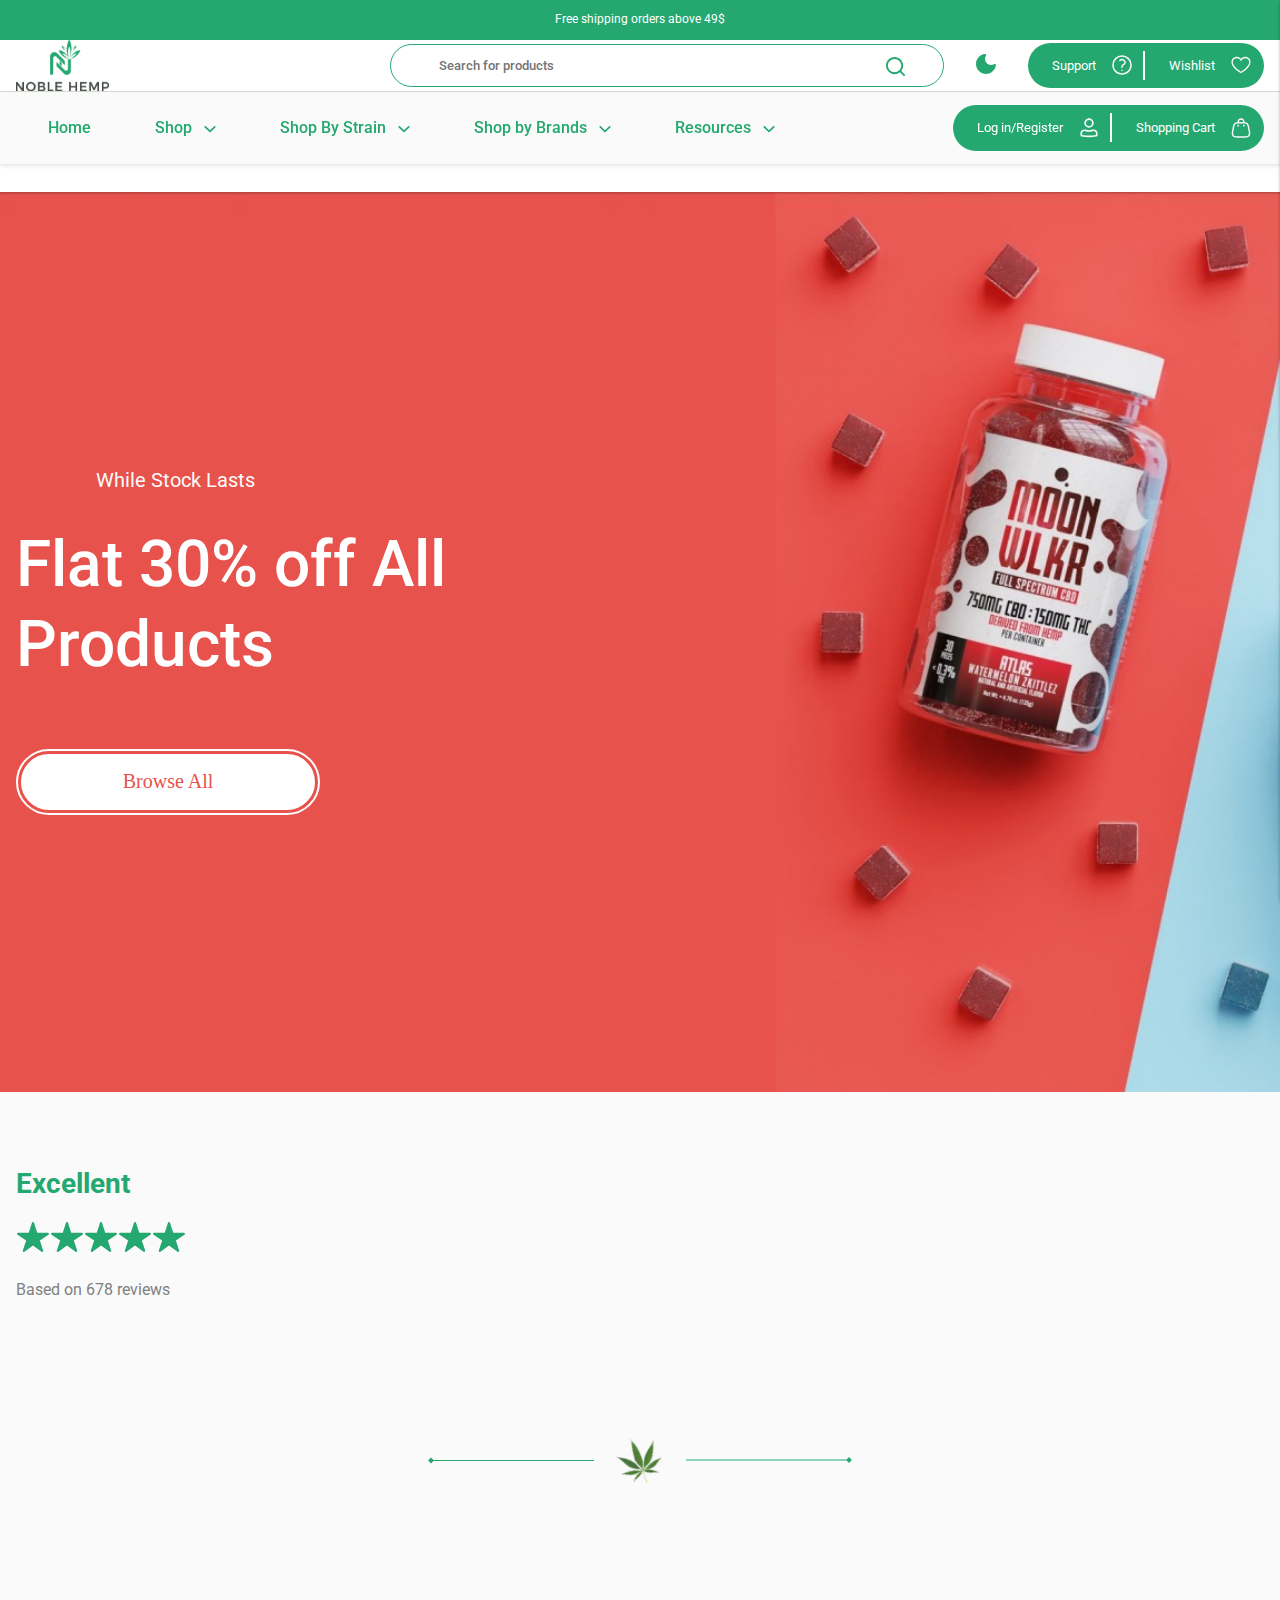
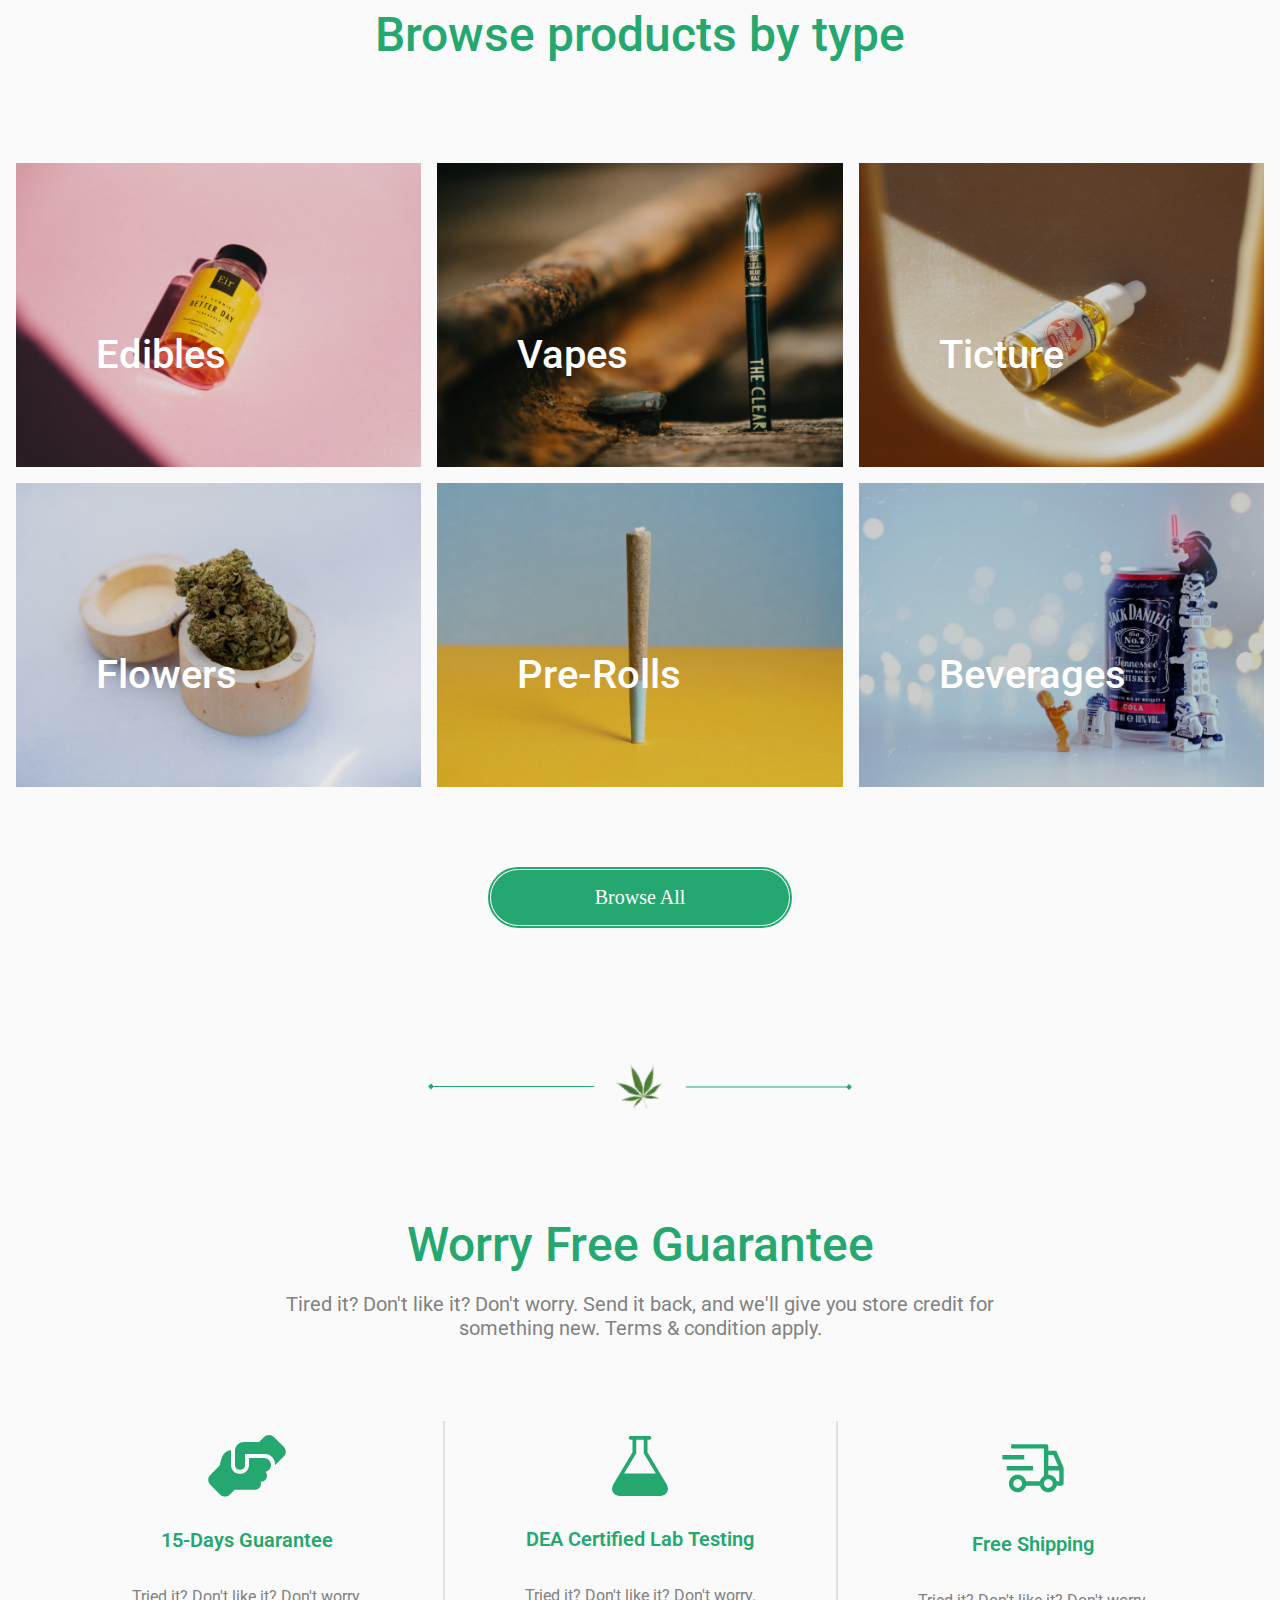
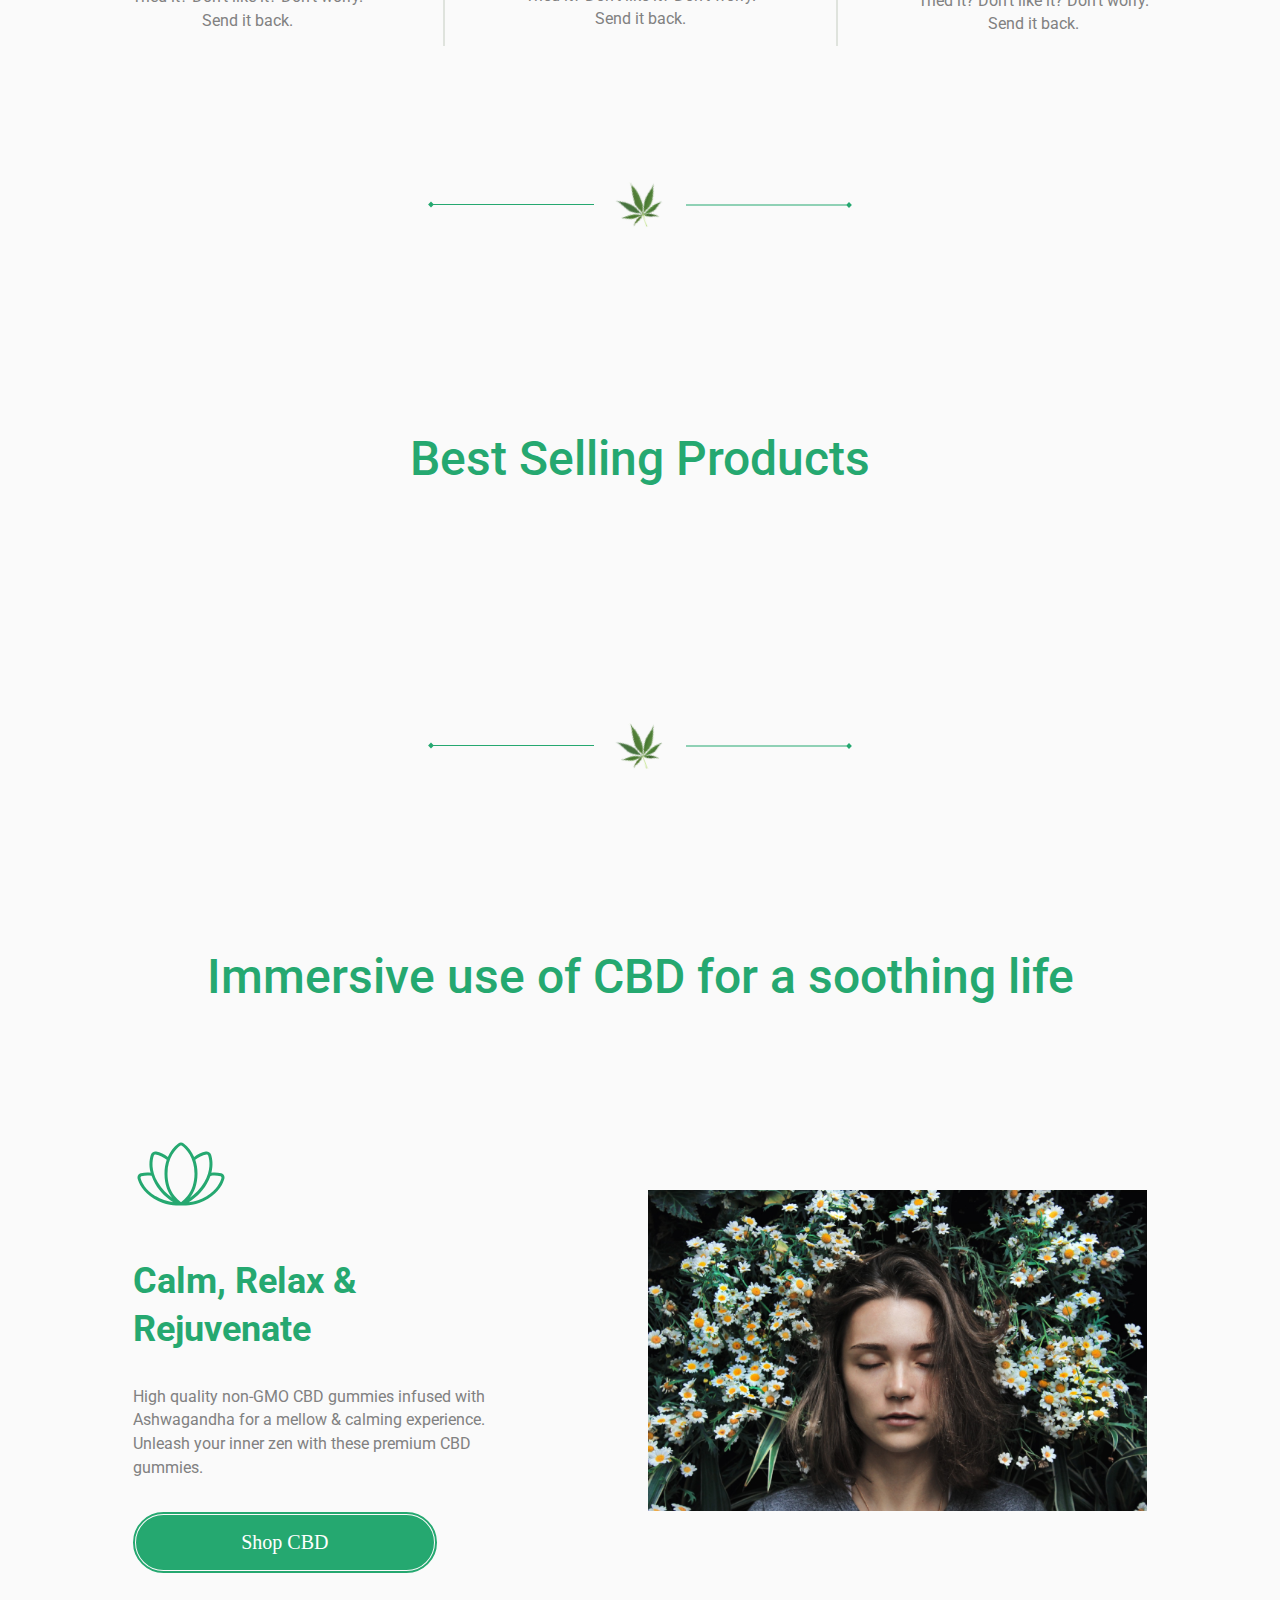
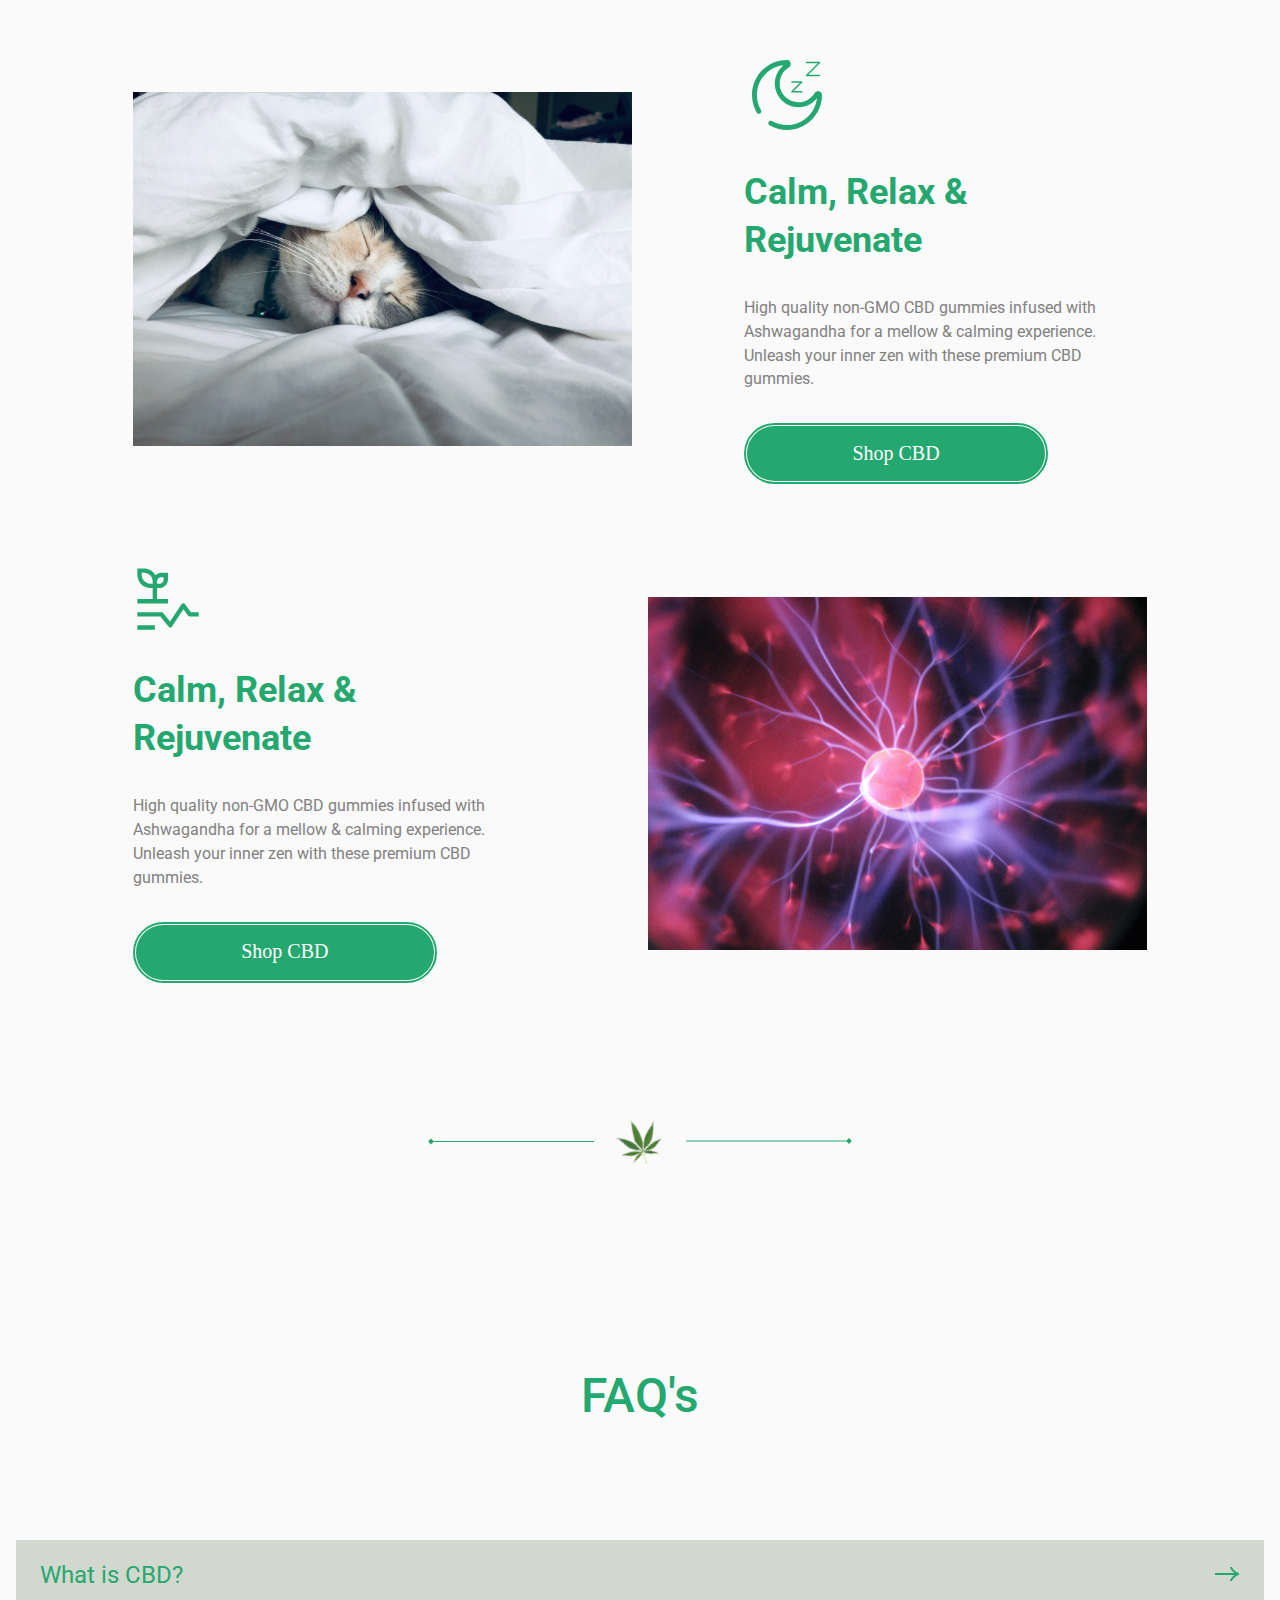
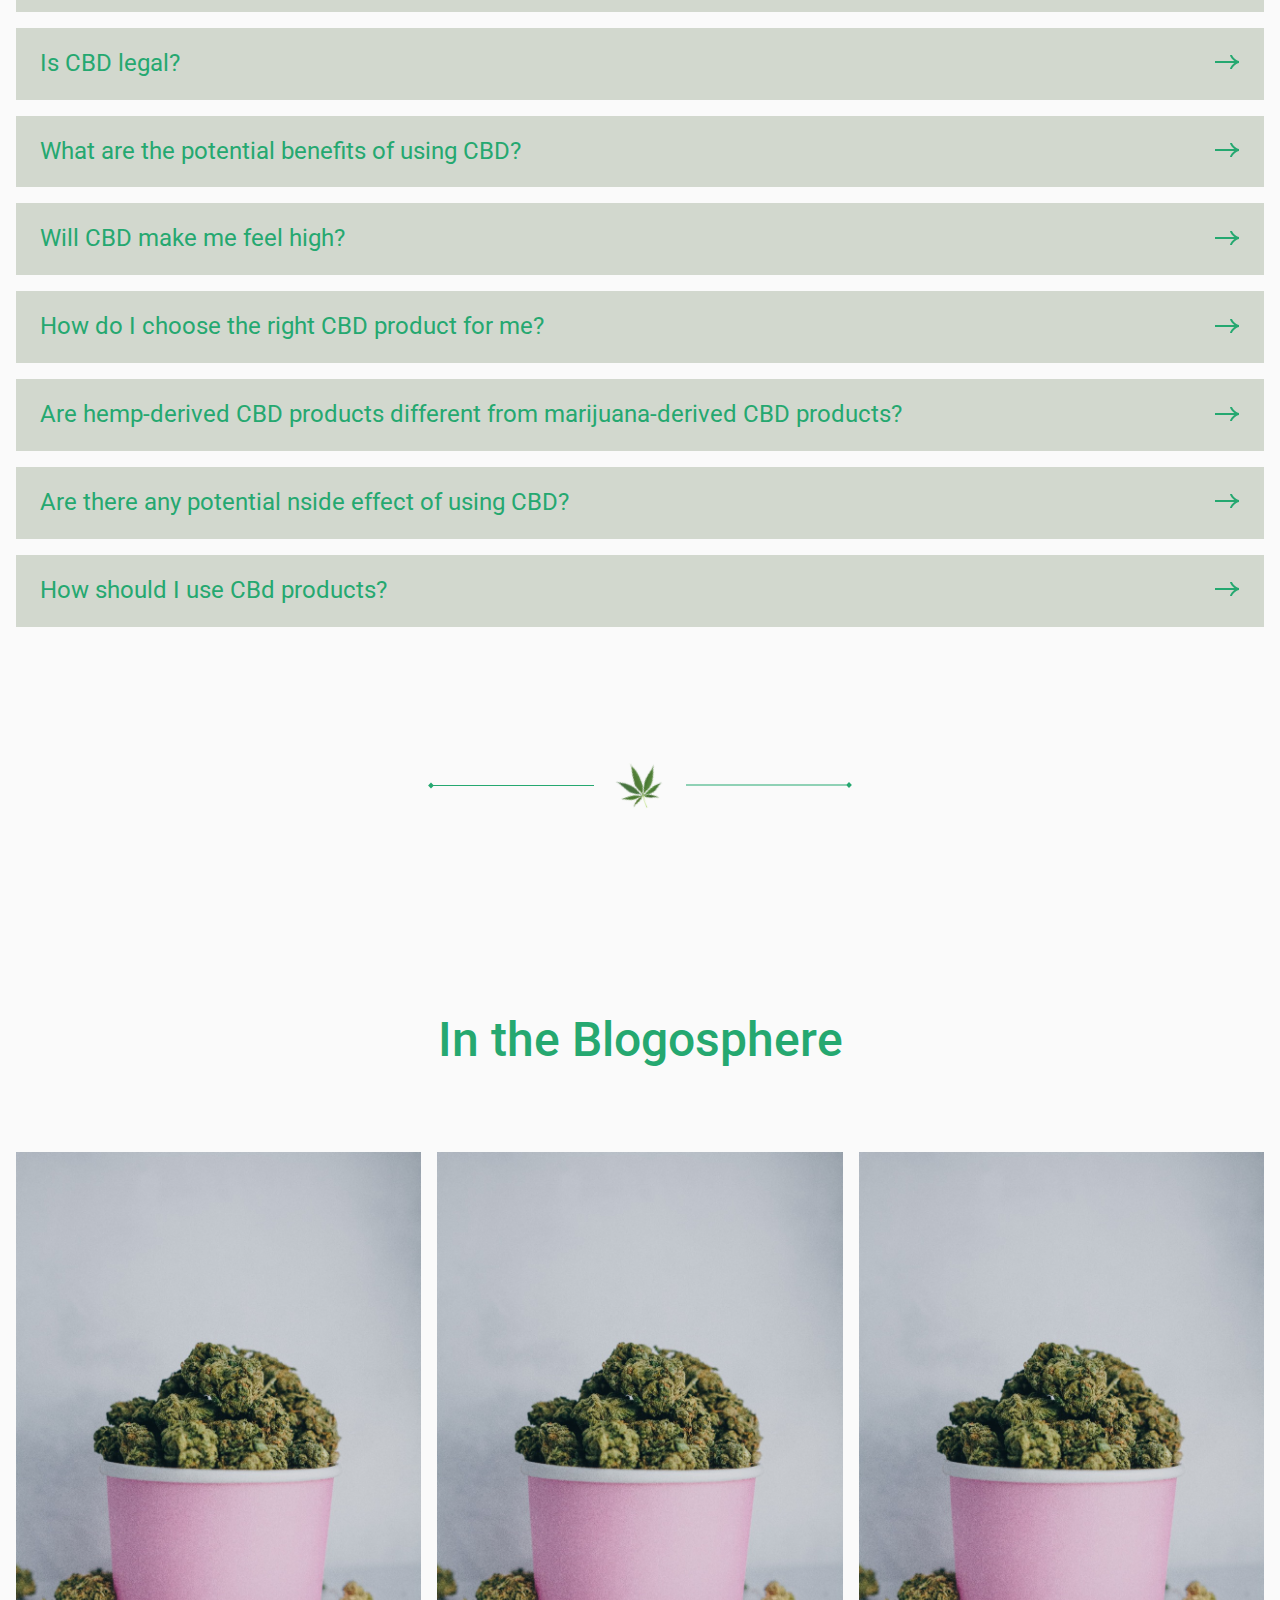
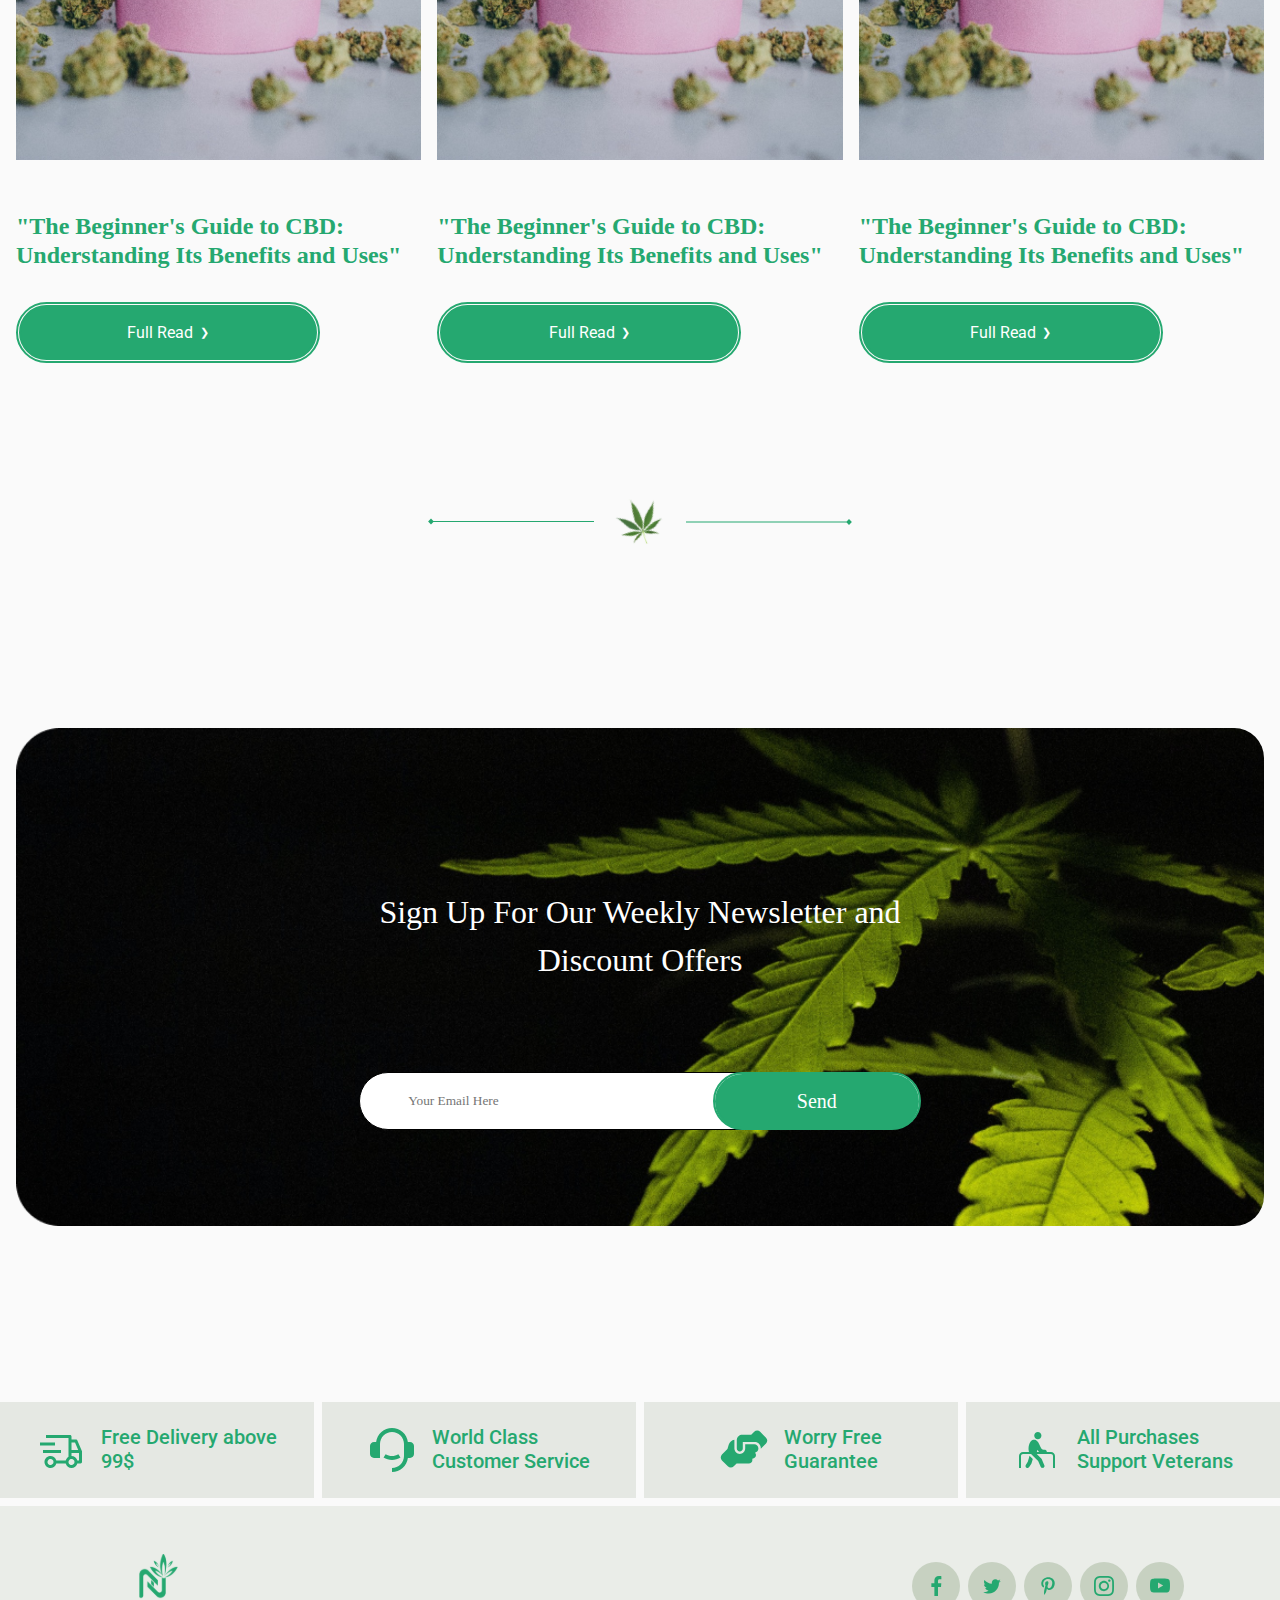
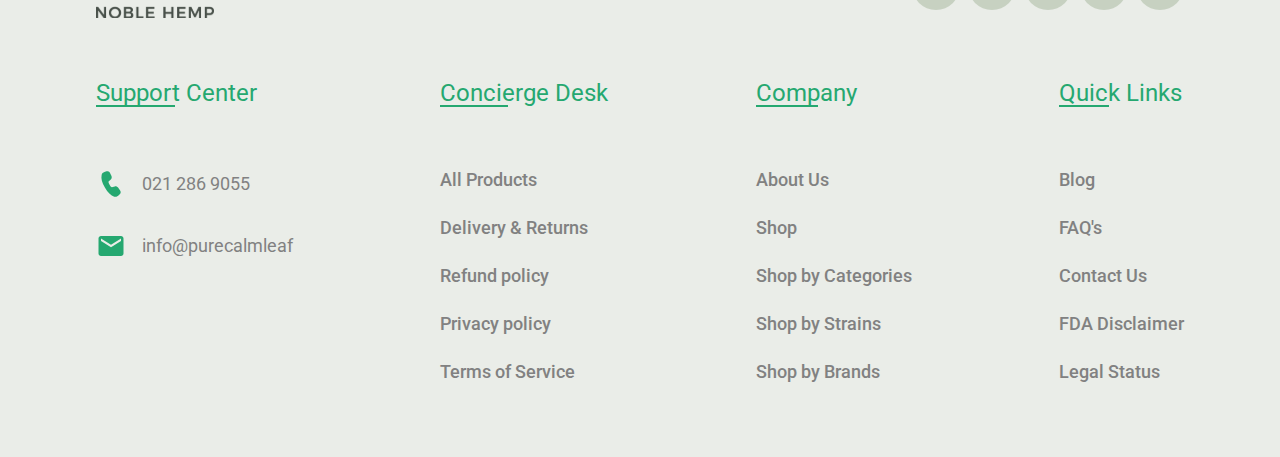
<file: index.html>
<!DOCTYPE html>
<html lang="en">

<head>
  <meta charset="UTF-8" />
  <meta name="viewport" content="width=device-width, initial-scale=1.0" />
  <title>Pure Calm Leaf</title>
  <link rel="stylesheet" href="css/style.css" />
  <link rel="stylesheet" href="css/queries.css" />
  <link rel="stylesheet" href="css/owl.carousel.min.css" />
  <link rel="stylesheet" href="css/owl.theme.default.css" />
  <link rel="stylesheet" href="https://cdnjs.cloudflare.com/ajax/libs/font-awesome/6.4.0/css/all.min.css"
    integrity="sha512-iecdLmaskl7CVkqkXNQ/ZH/XLlvWZOJyj7Yy7tcenmpD1ypASozpmT/E0iPtmFIB46ZmdtAc9eNBvH0H/ZpiBw=="
    crossorigin="anonymous" referrerpolicy="no-referrer" />
  <link href="https://fonts.googleapis.com/css2?family=Roboto:wght@300;400;500;700&display=swap" rel="stylesheet" />
</head>

<body>
  <header>
    <div class="topBar">
      <p>Free shipping orders above 49$</p>
      <!-- LogIn/Register Off Canvas for Desktop and Mobile -->
      <div class="login-offcanvas">
        <div class="column" id="column1">
          <svg id="offCanvasClose"  width="24" height="14" viewBox="0 0 24 14" fill="none" xmlns="http://www.w3.org/2000/svg">
            <path
              d="M8 14C8 13.258 7.267 12.15 6.525 11.22C5.571 10.02 4.431 8.973 3.124 8.174C2.144 7.575 0.956001 7 6.11959e-07 7M6.11959e-07 7C0.956001 7 2.145 6.425 3.124 5.826C4.431 5.026 5.571 3.979 6.525 2.781C7.267 1.85 8 0.739999 8 -1.39876e-06M6.11959e-07 7L24 7"
              stroke="#25A870" stroke-width="2" />
          </svg>
        </div>
        <div class="column" id="column2">
          <h2>Hello</h2>
          <a href="" class="btn-container">
            <button class="cta-btn">Sign In</button>
          </a>
        </div>
        <a href="" class="column" id="column3">
          <span>Create An Account</span>
          <svg width="24" height="24" viewBox="0 0 24 24" fill="none" xmlns="http://www.w3.org/2000/svg">
            <path
              d="M16 5C16 5.742 16.733 6.85 17.475 7.78C18.429 8.98 19.569 10.027 20.876 10.826C21.856 11.425 23.044 12 24 12M24 12C23.044 12 21.855 12.575 20.876 13.174C19.569 13.974 18.429 15.021 17.475 16.219C16.733 17.15 16 18.26 16 19M24 12L0 12"
              stroke="#25A870" stroke-width="2" />
          </svg>
        </a>
        <div class="column" id="column4">
          <a href="" class="col">
            <svg width="20" height="20" viewBox="0 0 20 20" fill="none" xmlns="http://www.w3.org/2000/svg">
              <path
                d="M9.5835 11.6666C13.0335 11.6666 15.8335 12.975 15.8335 14.5833V16.6666H3.3335V14.5833C3.3335 12.975 6.1335 11.6666 9.5835 11.6666ZM15.0002 14.5833C15.0002 13.4333 12.5752 12.5 9.5835 12.5C6.59183 12.5 4.16683 13.4333 4.16683 14.5833V15.8333H15.0002V14.5833ZM9.5835 4.16663C10.357 4.16663 11.0989 4.47392 11.6459 5.0209C12.1929 5.56788 12.5002 6.30974 12.5002 7.08329C12.5002 7.85684 12.1929 8.59871 11.6459 9.14569C11.0989 9.69267 10.357 9.99996 9.5835 9.99996C8.80995 9.99996 8.06808 9.69267 7.5211 9.14569C6.97412 8.59871 6.66683 7.85684 6.66683 7.08329C6.66683 6.30974 6.97412 5.56788 7.5211 5.0209C8.06808 4.47392 8.80995 4.16663 9.5835 4.16663ZM9.5835 4.99996C9.03096 4.99996 8.50106 5.21945 8.11036 5.61015C7.71966 6.00085 7.50016 6.53076 7.50016 7.08329C7.50016 7.63583 7.71966 8.16573 8.11036 8.55643C8.50106 8.94713 9.03096 9.16663 9.5835 9.16663C10.136 9.16663 10.6659 8.94713 11.0566 8.55643C11.4473 8.16573 11.6668 7.63583 11.6668 7.08329C11.6668 6.53076 11.4473 6.00085 11.0566 5.61015C10.6659 5.21945 10.136 4.99996 9.5835 4.99996Z"
                fill="#818181" />
            </svg>
            <span>My Account</span>
          </a>
          <a href="" class="col">
            <svg width="20" height="20" viewBox="0 0 20 20" fill="none" xmlns="http://www.w3.org/2000/svg">
              <path
                d="M6.42543 3.30066L4.3748 5.35191L3.57418 4.55003L2.6748 5.45003L3.9248 6.70003L4.37418 7.12941L4.82355 6.70003L7.32355 4.20003L6.42543 3.30066ZM9.3748 4.37503V5.62503H17.4998V4.37503H9.3748ZM6.42543 8.30066L4.3748 10.3513L3.57418 9.55128L2.67543 10.4494L3.92543 11.6994L4.3748 12.1288L4.82418 11.6994L7.32418 9.19941L6.42543 8.30066ZM9.3748 9.37503V10.625H17.4998V9.37503H9.3748ZM6.42543 13.3007L4.3748 15.3519L3.57418 14.55L2.6748 15.45L3.9248 16.7L4.37418 17.1294L4.82355 16.7L7.32355 14.2L6.42543 13.3007ZM9.3748 14.375V15.625H17.4998V14.375H9.3748Z"
                fill="#818181" />
            </svg>
            <span>Shopping List</span>
          </a>
          <a href="" class="col">
            <svg width="16" height="16" viewBox="0 0 16 16" fill="none" xmlns="http://www.w3.org/2000/svg">
              <g clip-path="url(#clip0_1675_3415)">
                <path
                  d="M2.66667 13.2256L3.06133 12.8672L3.05493 12.8597L3.04747 12.8523L2.66667 13.2256ZM3.73333 14.4V14.9333H4.26667V14.4H3.73333ZM7.46667 15.4475L7.48587 14.9141L7.42933 15.9808L7.46667 15.4475ZM8 8H7.46667C7.46654 8.07009 7.48023 8.13951 7.50695 8.2043C7.53368 8.26909 7.57291 8.32798 7.6224 8.3776L8 8ZM14.9333 8C14.9333 8.9105 14.754 9.81208 14.4056 10.6533C14.0571 11.4945 13.5464 12.2588 12.9026 12.9026C12.2588 13.5464 11.4945 14.0571 10.6533 14.4056C9.81208 14.754 8.9105 14.9333 8 14.9333V16C10.1217 16 12.1566 15.1571 13.6569 13.6569C15.1571 12.1566 16 10.1217 16 8H14.9333ZM8 1.06667C8.9105 1.06667 9.81208 1.246 10.6533 1.59444C11.4945 1.94287 12.2588 2.45357 12.9026 3.09739C13.5464 3.74121 14.0571 4.50554 14.4056 5.34673C14.754 6.18792 14.9333 7.0895 14.9333 8H16C16 5.87827 15.1571 3.84344 13.6569 2.34315C12.1566 0.842855 10.1217 0 8 0V1.06667ZM8 0C5.87827 0 3.84344 0.842855 2.34315 2.34315C0.842855 3.84344 0 5.87827 0 8H1.06667C1.06667 6.16117 1.79714 4.39765 3.09739 3.09739C4.39765 1.79714 6.16117 1.06667 8 1.06667V0ZM3.04747 12.8523C1.77553 11.5578 1.06401 9.8148 1.06667 8H0C0 10.1792 0.872533 12.1568 2.28587 13.5989L3.04747 12.8523ZM2.272 13.584L3.33867 14.7584L4.128 14.0416L3.06133 12.8672L2.272 13.584ZM8 14.9333C7.83452 14.9335 7.66908 14.9278 7.504 14.9163L7.42933 15.9797C7.61813 15.9936 7.808 16 8 16V14.9333ZM8.0192 14.9333L7.48587 14.9141L7.44747 15.9819L7.9808 16L8.0192 14.9333ZM7.46667 3.2V8H8.53333V3.2H7.46667ZM7.6224 8.3776L10.8224 11.5776L11.5776 10.8224L8.3776 7.6224L7.6224 8.3776ZM0 14.9333H3.73333V13.8667H0V14.9333ZM4.26667 14.4V10.6667H3.2V14.4H4.26667Z"
                  fill="#818181" />
              </g>
              <defs>
                <clipPath id="clip0_1675_3415">
                  <rect width="16" height="16" fill="white" />
                </clipPath>
              </defs>
            </svg>
            <span>Purchase History</span>
          </a>
          <a href="" class="col">
            <svg width="20" height="20" viewBox="0 0 20 20" fill="none" xmlns="http://www.w3.org/2000/svg">
              <path d="M3.47461 9.69835V14.1846L9.99711 15.41V5.63293" stroke="#818181" stroke-width="0.5"
                stroke-linecap="round" stroke-linejoin="round" />
              <path d="M16.4842 9.81714V14.1063L9.99707 15.4101" stroke="#818181" stroke-width="0.5"
                stroke-linecap="round" stroke-linejoin="round" />
              <path
                d="M4.5434 12.7766L5.76882 12.907M11.9896 9.19788L17.5671 9.96622C17.6537 9.97822 17.7419 9.96687 17.8226 9.93332C17.9033 9.89978 17.9735 9.84527 18.0261 9.77544C18.0786 9.70561 18.1115 9.623 18.1213 9.53617C18.1312 9.44935 18.1177 9.36147 18.0821 9.28163L16.4842 5.68497L9.99673 4.58997L3.47507 5.73747L1.9209 9.07746C1.88484 9.1548 1.86961 9.24021 1.87669 9.32524C1.88378 9.41027 1.91295 9.49197 1.96132 9.56227C2.00968 9.63256 2.07556 9.68901 2.15244 9.72602C2.22932 9.76304 2.31454 9.77933 2.39965 9.7733L7.95715 9.38705C8.06784 9.3794 8.17437 9.34183 8.26537 9.27835C8.35637 9.21488 8.42842 9.12787 8.47382 9.02663L9.99673 5.6333L11.5188 8.85288C11.5624 8.94497 11.6282 9.02474 11.7103 9.08498C11.7925 9.14522 11.8887 9.18403 11.9896 9.19788Z"
                stroke="#818181" stroke-width="0.5" stroke-linecap="round" stroke-linejoin="round" />
            </svg>
            <span>Track your Order</span>
          </a>
        </div>
        <div class="column" id="column5">
          <a href="" class="offers">
            <svg width="24" height="24" viewBox="0 0 24 24" fill="none" xmlns="http://www.w3.org/2000/svg">
              <path
                d="M20.7491 12.0001L21.8531 10.0921C21.9858 9.8625 22.0219 9.58964 21.9535 9.33349C21.885 9.07733 21.7176 8.85884 21.4881 8.72606L19.5781 7.62206V5.42206C19.5781 5.15684 19.4728 4.90249 19.2852 4.71495C19.0977 4.52741 18.8433 4.42206 18.5781 4.42206H16.3791L15.2761 2.51306C15.1429 2.28397 14.9249 2.11656 14.6691 2.04706C14.5423 2.01267 14.4099 2.00381 14.2796 2.02097C14.1493 2.03814 14.0237 2.081 13.9101 2.14706L12.0001 3.25106L10.0901 2.14606C9.86045 2.01346 9.58751 1.97752 9.33133 2.04616C9.07516 2.1148 8.85674 2.28238 8.72413 2.51206L7.62013 4.42206H5.42113C5.15592 4.42206 4.90156 4.52741 4.71403 4.71495C4.52649 4.90249 4.42113 5.15684 4.42113 5.42206V7.62106L2.51113 8.72506C2.39716 8.79061 2.29727 8.87804 2.2172 8.98232C2.13712 9.0866 2.07844 9.20567 2.04452 9.3327C2.0106 9.45972 2.00212 9.5922 2.01956 9.72252C2.037 9.85283 2.08001 9.97842 2.14613 10.0921L3.25013 12.0001L2.14613 13.9081C2.01412 14.1378 1.9783 14.4105 2.04649 14.6666C2.11468 14.9226 2.28134 15.1414 2.51013 15.2751L4.42013 16.3791V18.5781C4.42013 18.8433 4.52549 19.0976 4.71303 19.2852C4.90056 19.4727 5.15492 19.5781 5.42013 19.5781H7.62013L8.72413 21.4881C8.81266 21.6394 8.93907 21.7651 9.09091 21.8528C9.24275 21.9404 9.4148 21.9871 9.59013 21.9881C9.76413 21.9881 9.93713 21.9421 10.0911 21.8531L11.9991 20.7491L13.9091 21.8531C14.1388 21.9855 14.4115 22.0214 14.6676 21.953C14.9237 21.8846 15.1422 21.7174 15.2751 21.4881L16.3781 19.5781H18.5771C18.8424 19.5781 19.0967 19.4727 19.2842 19.2852C19.4718 19.0976 19.5771 18.8433 19.5771 18.5781V16.3791L21.4871 15.2751C21.6009 15.2093 21.7006 15.1218 21.7805 15.0175C21.8605 14.9132 21.919 14.7942 21.9529 14.6672C21.9868 14.5402 21.9954 14.4079 21.9781 14.2776C21.9608 14.1473 21.918 14.0218 21.8521 13.9081L20.7491 12.0001ZM9.49913 6.99006C9.89709 6.99019 10.2787 7.14841 10.56 7.4299C10.8413 7.71139 10.9993 8.0931 10.9991 8.49106C10.999 8.88902 10.8408 9.27062 10.5593 9.55193C10.2778 9.83323 9.89609 9.99119 9.49813 9.99106C9.10018 9.99093 8.71857 9.83271 8.43727 9.55122C8.15596 9.26973 7.998 8.88801 7.99813 8.49006C7.99827 8.0921 8.15648 7.71049 8.43797 7.42919C8.71946 7.14789 9.10117 6.98992 9.49913 6.99006ZM9.79913 16.5901L8.19913 15.3911L14.1991 7.39106L15.7991 8.59006L9.79913 16.5901ZM14.4991 16.9901C14.3021 16.99 14.107 16.9511 13.925 16.8756C13.7429 16.8002 13.5776 16.6896 13.4383 16.5502C13.299 16.4108 13.1885 16.2454 13.1132 16.0633C13.0378 15.8812 12.9991 15.6861 12.9991 15.4891C12.9992 15.292 13.0381 15.0969 13.1135 14.9149C13.189 14.7329 13.2996 14.5675 13.439 14.4282C13.5784 14.2889 13.7438 14.1784 13.9259 14.1031C14.108 14.0277 14.3031 13.989 14.5001 13.9891C14.8981 13.9892 15.2797 14.1474 15.561 14.4289C15.8423 14.7104 16.0003 15.0921 16.0001 15.4901C16 15.888 15.8418 16.2696 15.5603 16.5509C15.2788 16.8322 14.8971 16.9902 14.4991 16.9901Z"
                fill="#25A870" />
            </svg>
            <p>See the latest offers for you</p>
            <svg width="24" height="24" viewBox="0 0 24 24" fill="none" xmlns="http://www.w3.org/2000/svg">
              <path
                d="M16 5C16 5.742 16.733 6.85 17.475 7.78C18.429 8.98 19.569 10.027 20.876 10.826C21.856 11.425 23.044 12 24 12M24 12C23.044 12 21.855 12.575 20.876 13.174C19.569 13.974 18.429 15.021 17.475 16.219C16.733 17.15 16 18.26 16 19M24 12L0 12"
                stroke="#25A870" stroke-width="2"></path>
            </svg>
          </a>
        </div>
        <div class="column" id="column6">
          <div class="btn-container">
            <button class="cta-btn">
              <svg width="18" height="18" viewBox="0 0 18 18" fill="none" xmlns="http://www.w3.org/2000/svg">
                <path
                  d="M11.454 0.041687C10.3148 0.041687 9.39564 0.041687 8.67314 0.139187C7.92314 0.239187 7.29147 0.455854 6.78981 0.956687C6.35314 1.39419 6.13147 1.93169 6.01564 2.56335C5.90314 3.17752 5.88147 3.92835 5.87647 4.83002C5.87559 4.99578 5.94059 5.1551 6.05718 5.27294C6.17376 5.39077 6.33238 5.45747 6.49814 5.45835C6.6639 5.45924 6.82322 5.39424 6.94106 5.27765C7.05889 5.16107 7.12559 5.00245 7.12647 4.83669C7.13147 3.92585 7.15481 3.28002 7.24481 2.78919C7.33231 2.31752 7.47147 2.04335 7.67397 1.84085C7.90481 1.61002 8.22897 1.46002 8.84064 1.37752C9.46981 1.29335 10.304 1.29169 11.4998 1.29169H12.3331C13.5298 1.29169 14.364 1.29335 14.9931 1.37752C15.6048 1.46002 15.9281 1.61085 16.1598 1.84085C16.3898 2.07169 16.5398 2.39502 16.6223 3.00752C16.7073 3.63585 16.7081 4.47085 16.7081 5.66669V12.3334C16.7081 13.5292 16.7073 14.3634 16.6223 14.9934C16.5398 15.605 16.3898 15.9284 16.159 16.1592C15.9281 16.39 15.6048 16.54 14.9931 16.6225C14.364 16.7067 13.5298 16.7084 12.3331 16.7084H11.4998C10.304 16.7084 9.46981 16.7067 8.83981 16.6225C8.22897 16.54 7.90481 16.3892 7.67397 16.1592C7.47147 15.9559 7.33231 15.6825 7.24481 15.2109C7.15481 14.72 7.13147 14.0742 7.12647 13.1634C7.12604 13.0813 7.10944 13.0001 7.07762 12.9244C7.04581 12.8488 6.9994 12.7801 6.94106 12.7224C6.88271 12.6647 6.81357 12.619 6.73757 12.588C6.66158 12.557 6.58022 12.5412 6.49814 12.5417C6.41606 12.5421 6.33488 12.5587 6.25922 12.5905C6.18356 12.6223 6.1149 12.6688 6.05718 12.7271C5.99945 12.7854 5.95378 12.8546 5.92277 12.9306C5.89177 13.0066 5.87604 13.0879 5.87647 13.17C5.88147 14.0717 5.90314 14.8225 6.01564 15.4367C6.13231 16.0684 6.35314 16.6059 6.79064 17.0434C7.29147 17.545 7.92397 17.76 8.67397 17.8617C9.39564 17.9584 10.3148 17.9584 11.454 17.9584H12.379C13.519 17.9584 14.4373 17.9584 15.1598 17.8617C15.9098 17.76 16.5415 17.545 17.0431 17.0434C17.5448 16.5417 17.7598 15.91 17.8615 15.16C17.9581 14.4375 17.9581 13.5184 17.9581 12.3792V5.62085C17.9581 4.48169 17.9581 3.56252 17.8615 2.84002C17.7606 2.09002 17.5448 1.45835 17.0431 0.956687C16.5415 0.45502 15.9098 0.24002 15.1598 0.139187C14.4373 0.041687 13.5181 0.041687 12.379 0.041687H11.454Z"
                  fill="#FBF8FC" />
                <path
                  d="M11.4998 8.375C11.6656 8.375 11.8245 8.44085 11.9418 8.55806C12.059 8.67527 12.1248 8.83424 12.1248 9C12.1248 9.16576 12.059 9.32473 11.9418 9.44194C11.8245 9.55915 11.6656 9.625 11.4998 9.625H2.35565L3.98981 11.025C4.11579 11.1329 4.19376 11.2863 4.20658 11.4517C4.21939 11.617 4.166 11.7807 4.05815 11.9067C3.95029 12.0326 3.79681 12.1106 3.63147 12.1234C3.46612 12.1362 3.30246 12.0829 3.17648 11.975L0.259814 9.475C0.191201 9.41632 0.136115 9.34348 0.0983444 9.26148C0.0605737 9.17948 0.0410156 9.09028 0.0410156 9C0.0410156 8.90972 0.0605737 8.82051 0.0983444 8.73851C0.136115 8.65651 0.191201 8.58367 0.259814 8.525L3.17648 6.025C3.23886 5.97159 3.31114 5.931 3.38921 5.90553C3.46728 5.88006 3.5496 5.87022 3.63147 5.87656C3.71334 5.88291 3.79316 5.90532 3.86637 5.94251C3.93958 5.9797 4.00474 6.03095 4.05815 6.09333C4.11155 6.15571 4.15215 6.22799 4.17761 6.30606C4.20308 6.38413 4.21292 6.46645 4.20658 6.54832C4.20023 6.63019 4.17783 6.71001 4.14063 6.78322C4.10344 6.85643 4.05219 6.92159 3.98981 6.975L2.35648 8.375H11.4998Z"
                  fill="#FBF8FC" />
              </svg>
              Log out
            </button>
          </div>
        </div>
      </div>
      <!-- LogIn/Register Off Canvas for Desktop and Mobile -->

    
     
<!-- Shopping cart Off Canvas for Desktop and Mobile -->
<div class="cart-offcanvas">
  <div id="cart-header" class="column" id="column1">
    <svg id="cartoffCanvasClose" width="24" height="14" viewBox="0 0 24 14" fill="none" xmlns="http://www.w3.org/2000/svg">
      <path
        d="M8 14C8 13.258 7.267 12.15 6.525 11.22C5.571 10.02 4.431 8.973 3.124 8.174C2.144 7.575 0.956001 7 6.11959e-07 7M6.11959e-07 7C0.956001 7 2.145 6.425 3.124 5.826C4.431 5.026 5.571 3.979 6.525 2.781C7.267 1.85 8 0.739999 8 -1.39876e-06M6.11959e-07 7L24 7"
        stroke="#25A870" stroke-width="2" />
    </svg>
    <h3>My Cart</h3>
    <a href="" class="cart-container">
    <svg width="24" height="26" viewBox="0 0 24 26" fill="none" xmlns="http://www.w3.org/2000/svg">
      <path d="M16 9.79037C16 10.0762 15.8946 10.3504 15.7071 10.5525C15.5196 10.7547 15.2652 10.8682 15 10.8682C14.7348 10.8682 14.4804 10.7547 14.2929 10.5525C14.1054 10.3504 14 10.0762 14 9.79037C14 9.50451 14.1054 9.23035 14.2929 9.02822C14.4804 8.82608 14.7348 8.71252 15 8.71252C15.2652 8.71252 15.5196 8.82608 15.7071 9.02822C15.8946 9.23035 16 9.50451 16 9.79037ZM10 9.79037C10 10.0762 9.89464 10.3504 9.70711 10.5525C9.51957 10.7547 9.26522 10.8682 9 10.8682C8.73478 10.8682 8.48043 10.7547 8.29289 10.5525C8.10536 10.3504 8 10.0762 8 9.79037C8 9.50451 8.10536 9.23035 8.29289 9.02822C8.48043 8.82608 8.73478 8.71252 9 8.71252C9.26522 8.71252 9.51957 8.82608 9.70711 9.02822C9.89464 9.23035 10 9.50451 10 9.79037Z" fill="#FBF8FC"/>
      <path fill-rule="evenodd" clip-rule="evenodd" d="M11.9999 3.0539C11.4032 3.0539 10.8309 3.30941 10.4089 3.76421C9.98698 4.21901 9.74993 4.83586 9.74993 5.47905V5.75282C10.1679 5.74851 10.6179 5.74851 11.1049 5.74851H12.8949C13.3819 5.74851 13.8329 5.74851 14.2499 5.75282V5.47905C14.2499 4.83586 14.0129 4.21901 13.5909 3.76421C13.169 3.30941 12.5967 3.0539 11.9999 3.0539ZM15.7499 5.80995V5.47905C15.7499 4.40707 15.3548 3.37899 14.6516 2.62098C13.9483 1.86298 12.9945 1.43713 11.9999 1.43713C11.0054 1.43713 10.0515 1.86298 9.34828 2.62098C8.64502 3.37899 8.24993 4.40707 8.24993 5.47905V5.80995C8.11493 5.82073 7.98493 5.83258 7.85893 5.84767C6.98093 5.95007 6.24593 6.16348 5.59393 6.64528C5.36955 6.81089 5.15877 6.99696 4.96393 7.20145C4.39793 7.79641 4.05893 8.5315 3.79393 9.43905C3.53693 10.3218 3.32893 11.4428 3.06693 12.8515L3.04793 12.9539C2.67193 14.9835 2.37493 16.583 2.28993 17.857C2.20193 19.159 2.32393 20.2531 2.89593 21.2026C3.08693 21.5195 3.30993 21.8116 3.55993 22.0757C4.31193 22.8668 5.28393 23.2096 6.48493 23.3734C7.66093 23.5329 9.17493 23.5329 11.0949 23.5329H12.9049C14.8259 23.5329 16.3389 23.5329 17.5149 23.3734C18.7159 23.2096 19.6889 22.8668 20.4399 22.0757C20.6904 21.812 20.9131 21.5192 21.1039 21.2026C21.6759 20.2541 21.7979 19.159 21.7109 17.857C21.6249 16.583 21.3289 14.9835 20.9509 12.9539L20.9329 12.8515C20.6719 11.4428 20.4629 10.3218 20.2059 9.43905C19.9409 8.5315 19.6019 7.79641 19.0359 7.20145C18.8411 6.99695 18.6303 6.81087 18.4059 6.64528C17.7539 6.16348 17.0189 5.95007 16.1409 5.84767C16.0111 5.83269 15.8811 5.82012 15.7509 5.80995H15.7499ZM8.01993 7.45474C7.27293 7.54097 6.81193 7.70588 6.44193 7.97857C6.28839 8.09221 6.14419 8.21986 6.01093 8.36013C5.68993 8.69749 5.45093 9.15234 5.22493 9.92408C4.99493 10.7141 4.80093 11.7489 4.52993 13.2137C4.13993 15.3133 3.86293 16.8137 3.78593 17.9734C3.70893 19.1181 3.83793 19.7982 4.15393 20.322C4.28393 20.5376 4.43693 20.7392 4.60793 20.9192C5.02293 21.3557 5.61593 21.6252 6.67293 21.7696C7.74293 21.9151 9.16293 21.9162 11.1489 21.9162H12.8519C14.8379 21.9162 16.2559 21.9151 17.3269 21.7696C18.3839 21.6252 18.9769 21.3557 19.3919 20.9192C19.5632 20.7388 19.7155 20.5385 19.8459 20.322C20.1619 19.7982 20.2909 19.1181 20.2149 17.9723C20.1369 16.8126 19.8599 15.3133 19.4709 13.2137C19.1989 11.7489 19.0059 10.7131 18.7749 9.92408C18.5499 9.15234 18.3099 8.69749 17.9889 8.36013C17.856 8.2199 17.7121 8.09224 17.5589 7.97857C17.1889 7.70588 16.7269 7.54204 15.9799 7.45474C15.2169 7.36636 14.2369 7.36528 12.8509 7.36528H11.1499C9.76393 7.36528 8.78393 7.36636 8.01993 7.45474Z" fill="#FBF8FC"/>
      </svg>
      <span>(0)</span>
  </a>
</div>
</div>
<!-- Shopping cart Off Canvas for Desktop and Mobile -->


      <div class="overlay"></div>
    </div>

    <div class="secondar_menuBar flex-row">
      <a href="index.html">
        <div class="main_logo">
          <img src="assets/main-logo.svg" alt="" />
        </div>
      </a>

      <div class="support_wishlist">
        <div class="search_bar">
          <input type="text" placeholder="Search for products" value="" />
          <svg width="21" height="21" viewBox="0 0 21 21" fill="none" xmlns="http://www.w3.org/2000/svg">
            <path
              d="M16.031 14.617L20.314 18.899L18.899 20.314L14.617 16.031C13.0237 17.3082 11.042 18.0029 9 18C4.032 18 0 13.968 0 9C0 4.032 4.032 0 9 0C13.968 0 18 4.032 18 9C18.0029 11.042 17.3082 13.0237 16.031 14.617ZM14.025 13.875C15.2941 12.5699 16.0029 10.8204 16 9C16 5.133 12.867 2 9 2C5.133 2 2 5.133 2 9C2 12.867 5.133 16 9 16C10.8204 16.0029 12.5699 15.2941 13.875 14.025L14.025 13.875Z"
              fill="rgba(37, 168, 112, 1)" />
          </svg>
        </div>
        <button id="theme_Button">
          <svg width="30" height="30" viewBox="0 0 18 18" fill="none" xmlns="http://www.w3.org/2000/svg">
            <path
              d="M8.01 0.0500082C3.51 0.540008 0 4.36001 0 9.00001C0 11.387 0.948211 13.6761 2.63604 15.364C4.32387 17.0518 6.61305 18 9 18C13.63 18 17.45 14.5 17.95 10C18.04 9.21001 17.17 8.58001 16.41 9.05001C15.5937 9.57107 14.6523 9.86314 13.6844 9.89565C12.7165 9.92816 11.7576 9.69993 10.9082 9.23482C10.0587 8.76971 9.34988 8.08484 8.85586 7.25187C8.36183 6.4189 8.10077 5.46846 8.1 4.50001C8.1 3.44001 8.41 2.44001 8.94 1.61001C9.39 0.940008 8.9 -0.0199918 8.01 0.0500082Z"
              fill="rgba(37, 168, 112, 1)" />
          </svg>
        </button>

        <div class="widget_Area">
          <a href="">
            <button id="support" class="support">
              <span>Support</span>
              <svg width="20" height="20" viewBox="0 0 20 20" fill="none" xmlns="http://www.w3.org/2000/svg">
                <path
                  d="M7.879 5.519C9.05 4.494 10.95 4.494 12.121 5.519C13.293 6.544 13.293 8.206 12.121 9.231C11.918 9.41 11.691 9.557 11.451 9.673C10.706 10.034 10.001 10.672 10.001 11.5V12.25M19 10C19 11.1819 18.7672 12.3522 18.3149 13.4442C17.8626 14.5361 17.1997 15.5282 16.364 16.364C15.5282 17.1997 14.5361 17.8626 13.4442 18.3149C12.3522 18.7672 11.1819 19 10 19C8.8181 19 7.64778 18.7672 6.55585 18.3149C5.46392 17.8626 4.47177 17.1997 3.63604 16.364C2.80031 15.5282 2.13738 14.5361 1.68508 13.4442C1.23279 12.3522 1 11.1819 1 10C1 7.61305 1.94821 5.32387 3.63604 3.63604C5.32387 1.94821 7.61305 1 10 1C12.3869 1 14.6761 1.94821 16.364 3.63604C18.0518 5.32387 19 7.61305 19 10ZM10 15.25H10.008V15.258H10V15.25Z"
                  stroke="#FBF8FC" stroke-width="1.5" stroke-linecap="round" stroke-linejoin="round" />
              </svg>
            </button>
          </a>
          <a href="">
            <button id="wishlist-menu" class="wishlist">
              <span>Wishlist</span>
              <svg width="22" height="18" viewBox="0 0 22 18" fill="none" xmlns="http://www.w3.org/2000/svg">
                <path
                  d="M15.6875 0C13.7516 0 12.0566 0.8325 11 2.23969C9.94344 0.8325 8.24844 0 6.3125 0C4.77146 0.00173694 3.29404 0.614681 2.20436 1.70436C1.11468 2.79404 0.501737 4.27146 0.5 5.8125C0.5 12.375 10.2303 17.6869 10.6447 17.9062C10.7539 17.965 10.876 17.9958 11 17.9958C11.124 17.9958 11.2461 17.965 11.3553 17.9062C11.7697 17.6869 21.5 12.375 21.5 5.8125C21.4983 4.27146 20.8853 2.79404 19.7956 1.70436C18.706 0.614681 17.2285 0.00173694 15.6875 0ZM11 16.3875C9.28812 15.39 2 10.8459 2 5.8125C2.00149 4.66921 2.45632 3.57317 3.26475 2.76475C4.07317 1.95632 5.16921 1.50149 6.3125 1.5C8.13594 1.5 9.66687 2.47125 10.3062 4.03125C10.3628 4.16881 10.4589 4.28646 10.5824 4.36926C10.7059 4.45206 10.8513 4.49627 11 4.49627C11.1487 4.49627 11.2941 4.45206 11.4176 4.36926C11.5411 4.28646 11.6372 4.16881 11.6937 4.03125C12.3331 2.46844 13.8641 1.5 15.6875 1.5C16.8308 1.50149 17.9268 1.95632 18.7353 2.76475C19.5437 3.57317 19.9985 4.66921 20 5.8125C20 10.8384 12.71 15.3891 11 16.3875Z"
                  fill="#FBF8FC" />
              </svg>
            </button>
          </a>
        </div>
      </div>

      <!-- for mobile/tablet -->
      <div class="mobile-icons">
        <button>
          <img src="/assets/shopping_bag-green.svg" alt="" />
        </button>
        <button id="hamburger-menu">
          <img src="/assets/hamburger.svg" alt="" />
        </button>
        <div class="overlay"></div>
      </div>

      <!-- accordion -->
      <div id="main-accordion" class="accordion">
        <img id="backArrow" src="/assets/off-canvas-backArrow.svg" alt="" />
        <!-- accordion for Shop By Categories -->
        <div class="accordion-item">
          <div class="accordion-header">Shop By Category</div>
          <div class="accordion-content">
            <div class="accordion-item">
              <div class="accordion-header">Featured</div>
              <div class="accordion-content">
                <ul>
                  <li><a href="">New Products</a></li>
                  <li><a href="">Best Seller</a></li>
                  <li><a href="">Sale/Bundles</a></li>
                  <li><a href="">Apparel</a></li>
                </ul>
              </div>
            </div>
            <div class="accordion-item">
              <div class="accordion-header">Ingredient</div>
              <div class="accordion-content">
                <ul>
                  <li><a href="">Delta-9</a></li>
                  <li><a href="">Delta-8</a></li>
                  <li><a href="">HHC</a></li>
                  <li><a href="">CBD</a></li>
                  <li><a href="">THC Blends</a></li>
                </ul>
              </div>
            </div>
            <div class="accordion-item">
              <div class="accordion-header">Type</div>
              <div class="accordion-content">
                <ul>
                  <li><a href="">Disposable Vapes</a></li>
                  <li><a href="">Vape Cartridge</a></li>
                  <li><a href="">Edibles/Gummies</a></li>
                  <li><a href="">Flower</a></li>
                  <li><a href="">Tinctures</a></li>
                  <li><a href="">Pet Supplies</a></li>
                </ul>
              </div>
            </div>
            <div class="accordion-item">
              <div class="accordion-header">Benefits</div>
              <div class="accordion-content">
                <ul>
                  <li><a href="">Appetite</a></li>
                  <li><a href="">Energy</a></li>
                  <li><a href="">Focus</a></li>
                  <li><a href="">Relief</a></li>
                  <li><a href="">Sleep</a></li>
                </ul>
              </div>
            </div>
          </div>
        </div>

        <!-- accordion for Shop By Strains -->
        <div class="accordion-item">
          <div class="accordion-header">Shop By Strains</div>
          <div class="accordion-content">
            <a class="option" href="">
              <div class="strain">
                <img src="/assets/indica.svg" alt="" />
                <p>Indica</p>
              </div>
            </a>
            <a class="option" href="">
              <div class="strain">
                <img src="/assets/sativa.svg" alt="" />
                <p>Sativa</p>
              </div>
            </a>
            <a class="option" href="">
              <div class="strain">
                <img src="assets/hybrid.svg" alt="" />
                <p>Hybrid</p>
              </div>
            </a>
          </div>
        </div>

        <!-- accordion for Shop By Brands -->
        <div class="accordion-item">
          <div class="accordion-header">Shop by Brands</div>
          <div class="accordion-content">
            <div class="menu-column">
              <ul>
                <li><a href="">3 Chi</a></li>
                <li><a href="">Buzz City</a></li>
                <li><a href="">Dimo Hemp</a></li>
                <li><a href="">Ghost Hemp</a></li>
                <li><a href="">Koi</a></li>
                <li><a href="">Moonwlkr</a></li>
                <li><a href="">Space Gods</a></li>
              </ul>
            </div>
            <div class="menu-column">
              <ul>
                <li><a href="">8 THC</a></li>
                <li><a href="">Kali Extract</a></li>
                <li><a href="">Exodus</a></li>
                <li><a href="">Happi + Strange clouds</a></li>
                <li><a href="">Kush Brust</a></li>
                <li><a href="">Mr. O's</a></li>
                <li><a href="">Sugar Extract Collaboration</a></li>
              </ul>
            </div>
            <div class="menu-column">
              <ul>
                <li><a href="">Bailey's Pet Products</a></li>
                <li><a href="">Clean Remedies</a></li>
                <li><a href="">Extrax</a></li>
                <li><a href="">Happy Fruit</a></li>
                <li><a href="">Looper</a></li>
                <li><a href="">Pure Clear</a></li>
                <li><a href="">Torch</a></li>
              </ul>
            </div>
            <div class="menu-column">
              <ul>
                <li><a href="">Binoid</a></li>
                <li><a href="">Detla Ape</a></li>
                <li><a href="">Fenix</a></li>
                <li><a href="">Hummingbird Extracts</a></li>
                <li><a href="">Looper + Packwood</a></li>
                <li><a href="">Salp Hemp Co.</a></li>
              </ul>
            </div>
          </div>
        </div>

        <!-- accordion for Resources -->
        <div class="accordion-item">
          <div class="accordion-header">Resources</div>
          <div class="accordion-content">
            <ul>
              <li><a href="">About Us</a></li>
              <li><a href="">FAQ's</a></li>
              <li><a href="/blog.html">Blog</a></li>
              <li><a href="">Is Delta - 8 Legal?</a></li>
              <li><a href="">Is Delta - 9 Legal?</a></li>
              <li><a href="">Lab Results</a></li>
            </ul>
          </div>
        </div>
      </div>
      <!-- accordion -->
    </div>
    <!-- for mobile/tablet -->

    <nav class="primary_menuBar">
      <ul>
        <li class="home"><a href="">Home</a></li>

        <!-- dropdonw for Shop Menu -->
        <li class="dropdown">
          <a href="">Shop</a>
          <div class="dropdown-content">
            <div class="mega-menu">
              <div class="menu-column">
                <ul>
                  <li class="heading">Featured</li>
                  <li><a href="">New Products</a></li>
                  <li><a href="">Best Seller</a></li>
                  <li><a href="">Sale/Bundles</a></li>
                  <li><a href="">Apparel</a></li>
                </ul>
              </div>
              <div class="menu-column">
                <ul>
                  <li class="heading">Ingredient</li>
                  <li><a href="">Delta-9</a></li>
                  <li><a href="">Delta-8</a></li>
                  <li><a href="">HHC</a></li>
                  <li><a href="">CBD</a></li>
                  <li><a href="">THC Blends</a></li>
                </ul>
              </div>
              <div class="menu-column">
                <ul>
                  <li class="heading">Type</li>
                  <li><a href="">Disposable Vapes</a></li>
                  <li><a href="">Vape Cartridge</a></li>
                  <li><a href="">Edibles/Gummies</a></li>
                  <li><a href="">Flower</a></li>
                  <li><a href="">Tinctures</a></li>
                  <li><a href="">Pet Supplies</a></li>
                </ul>
              </div>
              <div class="menu-column">
                <ul>
                  <li class="heading">Benefits</li>
                  <li><a href="">Appetite</a></li>
                  <li><a href="">Energy</a></li>
                  <li><a href="">Focus</a></li>
                  <li><a href="">Relief</a></li>
                  <li><a href="">Sleep</a></li>
                </ul>
              </div>
              <div class="menu-column image-column">
                <img src="/assets/dropdownImage.svg" alt="Image" />
              </div>
            </div>
            <div class="info-boxes">
              <div class="info-box">
                <img src="/assets/car-light.svg" alt="" />
                <div class="content">
                  <h3>Free Shipping</h3>
                  <p>All orders above $49</p>
                </div>
              </div>
              <div class="info-box">
                <img src="/assets/stering_Icon.svg" alt="" />
                <div class="content">
                  <h3>Leading Support</h3>
                  <p>Visit our help desk</p>
                </div>
              </div>
              <div class="info-box">
                <img src="/assets/badge.svg" alt="" />
                <div class="content">
                  <h3>Certifird & Tested CBD</h3>
                  <p>Find out more</p>
                </div>
              </div>
            </div>
          </div>
        </li>
        <!-- ------------//dropdonw for Shop Menu------------>

        <!-- dropdonw for Shop By Strain -->
        <li class="dropdown dropdown2">
          <a href="">Shop By Strain</a>
          <div class="dropdown-content2">
            <a class="option" href="">
              <div class="strain">
                <img src="/assets/indica.svg" alt="" />
                <p>Indica</p>
              </div>
            </a>
            <a class="option" href="">
              <div class="strain">
                <img src="/assets/sativa.svg" alt="" />
                <p>Sativa</p>
              </div>
            </a>
            <a class="option" href="">
              <div class="strain">
                <img src="assets/hybrid.svg" alt="" />
                <p>Hybrid</p>
              </div>
            </a>
          </div>
        </li>
        <!-----------//dropdonw for Shop By Strain----------->

        <!-- dropdonw for Shop By Brands -->
        <li id="brands" class="dropdown">
          <a href="">Shop by Brands</a>
          <div class="dropdown-content">
            <div class="mega-menu">
              <div class="menu-column">
                <ul>
                  <li><a href="">3 Chi</a></li>
                  <li><a href="">Buzz City</a></li>
                  <li><a href="">Dimo Hemp</a></li>
                  <li><a href="">Ghost Hemp</a></li>
                  <li><a href="">Koi</a></li>
                  <li><a href="">Moonwlkr</a></li>
                  <li><a href="">Space Gods</a></li>
                </ul>
              </div>
              <div class="menu-column">
                <ul>
                  <li><a href="">8 THC</a></li>
                  <li><a href="">Kali Extract</a></li>
                  <li><a href="">Exodus</a></li>
                  <li><a href="">Happi + Strange clouds</a></li>
                  <li><a href="">Kush Brust</a></li>
                  <li><a href="">Mr. O's</a></li>
                  <li><a href="">Sugar Extract Collaboration</a></li>
                </ul>
              </div>
              <div class="menu-column">
                <ul>
                  <li><a href="">Bailey's Pet Products</a></li>
                  <li><a href="">Clean Remedies</a></li>
                  <li><a href="">Extrax</a></li>
                  <li><a href="">Happy Fruit</a></li>
                  <li><a href="">Looper</a></li>
                  <li><a href="">Pure Clear</a></li>
                  <li><a href="">Torch</a></li>
                </ul>
              </div>
              <div class="menu-column">
                <ul>
                  <li><a href="">Binoid</a></li>
                  <li><a href="">Detla Ape</a></li>
                  <li><a href="">Fenix</a></li>
                  <li><a href="">Hummingbird Extracts</a></li>
                  <li><a href="">Looper + Packwood</a></li>
                  <li><a href="">Salp Hemp Co.</a></li>
                </ul>
              </div>
            </div>
          </div>
        </li>
        <!----------- dropdonw for Shop By Brands--------- -->

        <!-- dropdonw for Resources -->
        <li id="resources" class="dropdown dropdown2">
          <a href="">Resources</a>
          <div class="dropdown-content2">
            <ul>
              <li><a href="">About Us</a></li>
              <li><a href="">FAQ's</a></li>
              <li><a href="blog.html">Blog</a></li>
              <li><a href="">Is Delta - 8 Legal?</a></li>
              <li><a href="">Is Delta - 9 Legal?</a></li>
              <li><a href="">Lab Results</a></li>
            </ul>
          </div>
        </li>
        <!-----------//dropdonw for Resources----------->
      </ul>

      <div class="widget_Area">
        <div id="offCanvasOpen">
          <button id="user-account" class="support">
            <span>Log in/Register</span>
            <svg width="16" height="18" viewBox="0 0 16 18" fill="none" xmlns="http://www.w3.org/2000/svg">
              <path fill-rule="evenodd" clip-rule="evenodd"
                d="M3.75 4.5C3.75 3.94188 3.85993 3.38923 4.07351 2.8736C4.28709 2.35796 4.60015 1.88945 4.9948 1.4948C5.38944 1.10015 5.85796 0.787094 6.3736 0.573512C6.88923 0.359929 7.44188 0.25 8 0.25C8.55812 0.25 9.11077 0.359929 9.6264 0.573512C10.142 0.787094 10.6106 1.10015 11.0052 1.4948C11.3999 1.88945 11.7129 2.35796 11.9265 2.8736C12.1401 3.38923 12.25 3.94188 12.25 4.5C12.25 5.62717 11.8022 6.70817 11.0052 7.5052C10.2082 8.30223 9.12717 8.75 8 8.75C6.87283 8.75 5.79183 8.30223 4.9948 7.5052C4.19777 6.70817 3.75 5.62717 3.75 4.5ZM8 1.75C7.27065 1.75 6.57118 2.03973 6.05546 2.55546C5.53973 3.07118 5.25 3.77065 5.25 4.5C5.25 5.22935 5.53973 5.92882 6.05546 6.44454C6.57118 6.96027 7.27065 7.25 8 7.25C8.72935 7.25 9.42882 6.96027 9.94454 6.44454C10.4603 5.92882 10.75 5.22935 10.75 4.5C10.75 3.77065 10.4603 3.07118 9.94454 2.55546C9.42882 2.03973 8.72935 1.75 8 1.75ZM4 11.75C3.40326 11.75 2.83097 11.9871 2.40901 12.409C1.98705 12.831 1.75 13.4033 1.75 14V15.188C1.75 15.206 1.763 15.222 1.781 15.225C5.9 15.897 10.101 15.897 14.219 15.225C14.2277 15.2236 14.2357 15.219 14.2414 15.2123C14.2471 15.2055 14.2501 15.1969 14.25 15.188V14C14.25 13.4033 14.0129 12.831 13.591 12.409C13.169 11.9871 12.5967 11.75 12 11.75H11.66C11.6332 11.7498 11.6065 11.7538 11.581 11.762L10.716 12.045C8.95117 12.6212 7.04883 12.6212 5.284 12.045L4.418 11.762C4.39311 11.754 4.36713 11.75 4.341 11.75H4ZM0.25 14C0.25 13.0054 0.645088 12.0516 1.34835 11.3483C2.05161 10.6451 3.00544 10.25 4 10.25H4.34C4.525 10.25 4.709 10.28 4.884 10.336L5.75 10.619C7.21204 11.0962 8.78796 11.0962 10.25 10.619L11.116 10.336C11.291 10.279 11.475 10.25 11.659 10.25H12C12.9946 10.25 13.9484 10.6451 14.6517 11.3483C15.3549 12.0516 15.75 13.0054 15.75 14V15.188C15.75 15.942 15.204 16.584 14.46 16.705C10.1817 17.4034 5.81835 17.4034 1.54 16.705C1.17992 16.6464 0.852441 16.4616 0.616109 16.1837C0.379777 15.9057 0.250006 15.5528 0.25 15.188V14Z"
                fill="#FBF8FC" />
            </svg>
          </button>
        </div>
        <div>
          <button id="shopping-cart" class="wishlist">
            <span>Shopping Cart</span>
            <svg width="20" height="21" viewBox="0 0 20 21" fill="none" xmlns="http://www.w3.org/2000/svg">
              <path
                d="M14 8C14 8.26522 13.8946 8.51957 13.7071 8.70711C13.5196 8.89464 13.2652 9 13 9C12.7348 9 12.4804 8.89464 12.2929 8.70711C12.1054 8.51957 12 8.26522 12 8C12 7.73478 12.1054 7.48043 12.2929 7.29289C12.4804 7.10536 12.7348 7 13 7C13.2652 7 13.5196 7.10536 13.7071 7.29289C13.8946 7.48043 14 7.73478 14 8ZM8 8C8 8.26522 7.89464 8.51957 7.70711 8.70711C7.51957 8.89464 7.26522 9 7 9C6.73478 9 6.48043 8.89464 6.29289 8.70711C6.10536 8.51957 6 8.26522 6 8C6 7.73478 6.10536 7.48043 6.29289 7.29289C6.48043 7.10536 6.73478 7 7 7C7.26522 7 7.51957 7.10536 7.70711 7.29289C7.89464 7.48043 8 7.73478 8 8Z"
                fill="#FBF8FC" />
              <path fill-rule="evenodd" clip-rule="evenodd"
                d="M9.99993 1.75C9.40319 1.75 8.8309 1.98705 8.40894 2.40901C7.98698 2.83097 7.74993 3.40326 7.74993 4V4.254C8.16793 4.25 8.61793 4.25 9.10493 4.25H10.8949C11.3819 4.25 11.8329 4.25 12.2499 4.254V4C12.2499 3.40326 12.0129 2.83097 11.5909 2.40901C11.169 1.98705 10.5967 1.75 9.99993 1.75ZM13.7499 4.307V4C13.7499 3.00544 13.3548 2.05161 12.6516 1.34835C11.9483 0.645088 10.9945 0.25 9.99993 0.25C9.00537 0.25 8.05154 0.645088 7.34828 1.34835C6.64502 2.05161 6.24993 3.00544 6.24993 4V4.307C6.11493 4.317 5.98493 4.328 5.85893 4.342C4.98093 4.437 4.24593 4.635 3.59393 5.082C3.36955 5.23565 3.15877 5.40828 2.96393 5.598C2.39793 6.15 2.05893 6.832 1.79393 7.674C1.53693 8.493 1.32893 9.533 1.06693 10.84L1.04793 10.935C0.671932 12.818 0.374932 14.302 0.289932 15.484C0.201932 16.692 0.323932 17.707 0.895932 18.588C1.08693 18.882 1.30993 19.153 1.55993 19.398C2.31193 20.132 3.28393 20.45 4.48493 20.602C5.66093 20.75 7.17493 20.75 9.09493 20.75H10.9049C12.8259 20.75 14.3389 20.75 15.5149 20.602C16.7159 20.45 17.6889 20.132 18.4399 19.398C18.6904 19.1533 18.9131 18.8817 19.1039 18.588C19.6759 17.708 19.7979 16.692 19.7109 15.484C19.6249 14.302 19.3289 12.818 18.9509 10.935L18.9329 10.84C18.6719 9.533 18.4629 8.493 18.2059 7.674C17.9409 6.832 17.6019 6.15 17.0359 5.598C16.8411 5.40827 16.6303 5.23564 16.4059 5.082C15.7539 4.635 15.0189 4.437 14.1409 4.342C14.0111 4.3281 13.8811 4.31643 13.7509 4.307H13.7499ZM6.01993 5.833C5.27293 5.913 4.81193 6.066 4.44193 6.319C4.28839 6.42443 4.14419 6.54287 4.01093 6.673C3.68993 6.986 3.45093 7.408 3.22493 8.124C2.99493 8.857 2.80093 9.817 2.52993 11.176C2.13993 13.124 1.86293 14.516 1.78593 15.592C1.70893 16.654 1.83793 17.285 2.15393 17.771C2.28393 17.971 2.43693 18.158 2.60793 18.325C3.02293 18.73 3.61593 18.98 4.67293 19.114C5.74293 19.249 7.16293 19.25 9.14893 19.25H10.8519C12.8379 19.25 14.2559 19.249 15.3269 19.114C16.3839 18.98 16.9769 18.73 17.3919 18.325C17.5632 18.1576 17.7155 17.9718 17.8459 17.771C18.1619 17.285 18.2909 16.654 18.2149 15.591C18.1369 14.515 17.8599 13.124 17.4709 11.176C17.1989 9.817 17.0059 8.856 16.7749 8.124C16.5499 7.408 16.3099 6.986 15.9889 6.673C15.856 6.5429 15.7121 6.42446 15.5589 6.319C15.1889 6.066 14.7269 5.914 13.9799 5.833C13.2169 5.751 12.2369 5.75 10.8509 5.75H9.14993C7.76393 5.75 6.78393 5.751 6.01993 5.833Z"
                fill="#FBF8FC" />
            </svg>
          </button>
        </div>
      </div>
    </nav>
  </header>

  <main>
    <!-------------- Hero Section Starts------------- -->
    <section class="section-1">
      <div class="container">
        <div class="hero-section">
          <p>While Stock Lasts</p>
          <h1>
            Flat 30% off All <br />
            Products
          </h1>
          
            <div class="btn-container">
              <a href="" class="cta-btn">Browse All</a>
            </div>
          
        </div>
      </div>
    </section>
    <!-------------- Hero Section Ends------------- -->

    <!--------------- Section-2 Starts --------------->
    <section class="section-2">
      <div class="container">
        <div class="reviews">
          <div class="average_reviews">
            <h2>Excellent</h2>
            <svg width="170" height="34" viewBox="0 0 170 34" fill="none" xmlns="http://www.w3.org/2000/svg">
              <path
                d="M128.164 31.875C127.94 31.8758 127.722 31.8061 127.54 31.6758L119 25.484L110.459 31.6758C110.277 31.8081 110.057 31.879 109.832 31.8782C109.606 31.8773 109.387 31.8049 109.206 31.6712C109.024 31.5375 108.89 31.3496 108.822 31.1346C108.754 30.9196 108.757 30.6886 108.829 30.4751L112.16 20.6092L103.527 14.689C103.34 14.5609 103.199 14.3764 103.124 14.1624C103.05 13.9484 103.046 13.7161 103.112 13.4995C103.179 13.2829 103.313 13.0933 103.496 12.9585C103.678 12.8236 103.898 12.7506 104.125 12.75H114.775L117.989 2.85877C118.058 2.64522 118.194 2.45909 118.375 2.32708C118.557 2.19507 118.775 2.12396 119 2.12396C119.224 2.12396 119.443 2.19507 119.625 2.32708C119.806 2.45909 119.941 2.64522 120.011 2.85877L123.225 12.7533H133.875C134.102 12.7532 134.323 12.8257 134.506 12.9603C134.688 13.0949 134.823 13.2845 134.89 13.5013C134.957 13.718 134.953 13.9506 134.879 14.1649C134.804 14.3793 134.663 14.5641 134.476 14.6924L125.84 20.6092L129.169 30.4725C129.223 30.6322 129.238 30.8024 129.213 30.9691C129.188 31.1358 129.124 31.2942 129.026 31.4312C128.928 31.5683 128.798 31.68 128.648 31.7571C128.499 31.8343 128.333 31.8747 128.164 31.875Z"
                fill="#25A870" />
              <path
                d="M162.164 31.875C161.94 31.8759 161.722 31.8061 161.54 31.6758L153 25.484L144.459 31.6758C144.277 31.8081 144.057 31.879 143.832 31.8782C143.606 31.8773 143.387 31.8049 143.206 31.6712C143.024 31.5375 142.89 31.3496 142.822 31.1346C142.754 30.9196 142.757 30.6886 142.829 30.4751L146.16 20.6092L137.527 14.689C137.34 14.561 137.199 14.3764 137.124 14.1624C137.05 13.9484 137.046 13.7161 137.112 13.4995C137.179 13.2829 137.313 13.0933 137.496 12.9585C137.678 12.8236 137.898 12.7506 138.125 12.75H148.775L151.989 2.85877C152.058 2.64522 152.194 2.45909 152.375 2.32708C152.557 2.19507 152.775 2.12396 153 2.12396C153.224 2.12396 153.443 2.19507 153.625 2.32708C153.806 2.45909 153.941 2.64522 154.011 2.85877L157.225 12.7533H167.875C168.102 12.7532 168.323 12.8257 168.506 12.9603C168.688 13.0949 168.823 13.2845 168.89 13.5013C168.957 13.718 168.953 13.9506 168.879 14.1649C168.804 14.3793 168.663 14.5641 168.476 14.6924L159.84 20.6092L163.169 30.4725C163.223 30.6322 163.238 30.8024 163.213 30.9691C163.188 31.1358 163.124 31.2942 163.026 31.4312C162.928 31.5683 162.798 31.68 162.648 31.7571C162.499 31.8343 162.333 31.8747 162.164 31.875Z"
                fill="#25A870" />
              <path
                d="M94.164 31.875C93.9403 31.8758 93.7221 31.8061 93.5404 31.6758L84.9999 25.484L76.4594 31.6758C76.2769 31.8081 76.0571 31.879 75.8317 31.8782C75.6063 31.8773 75.387 31.8049 75.2055 31.6712C75.024 31.5375 74.8897 31.3496 74.8221 31.1346C74.7544 30.9196 74.7569 30.6886 74.8291 30.4751L78.16 20.6092L69.5272 14.689C69.3402 14.5609 69.1991 14.3764 69.1245 14.1624C69.0498 13.9484 69.0456 13.7161 69.1123 13.4995C69.1791 13.2829 69.3134 13.0933 69.4955 12.9585C69.6777 12.8236 69.8982 12.7506 70.1249 12.75H80.7751L83.9892 2.85877C84.0584 2.64522 84.1935 2.45909 84.3751 2.32708C84.5567 2.19507 84.7754 2.12396 84.9999 2.12396C85.2244 2.12396 85.4431 2.19507 85.6247 2.32708C85.8063 2.45909 85.9414 2.64522 86.0106 2.85877L89.2247 12.7533H99.8749C100.102 12.7532 100.323 12.8257 100.506 12.9603C100.688 13.0949 100.823 13.2845 100.89 13.5013C100.957 13.718 100.953 13.9506 100.879 14.1649C100.804 14.3793 100.663 14.5641 100.476 14.6924L91.8397 20.6092L95.1687 30.4725C95.2226 30.6322 95.2378 30.8024 95.2129 30.9691C95.1881 31.1358 95.1239 31.2942 95.0258 31.4312C94.9276 31.5683 94.7983 31.68 94.6484 31.7571C94.4986 31.8343 94.3325 31.8747 94.164 31.875Z"
                fill="#25A870" />
              <path
                d="M60.164 31.875C59.9403 31.8758 59.7221 31.8061 59.5404 31.6758L50.9999 25.484L42.4594 31.6758C42.2769 31.8081 42.0571 31.879 41.8317 31.8782C41.6063 31.8773 41.387 31.8049 41.2055 31.6712C41.024 31.5375 40.8897 31.3496 40.8221 31.1346C40.7544 30.9196 40.7569 30.6886 40.8291 30.4751L44.16 20.6092L35.5272 14.689C35.3402 14.5609 35.1991 14.3764 35.1245 14.1624C35.0498 13.9484 35.0456 13.7161 35.1123 13.4995C35.1791 13.2829 35.3134 13.0933 35.4955 12.9585C35.6777 12.8236 35.8982 12.7506 36.1249 12.75H46.7751L49.9892 2.85877C50.0584 2.64522 50.1935 2.45909 50.3751 2.32708C50.5567 2.19507 50.7754 2.12396 50.9999 2.12396C51.2244 2.12396 51.4431 2.19507 51.6247 2.32708C51.8063 2.45909 51.9414 2.64522 52.0106 2.85877L55.2247 12.7533H65.8749C66.1018 12.7532 66.3228 12.8257 66.5056 12.9603C66.6883 13.0949 66.8231 13.2845 66.8903 13.5013C66.9575 13.718 66.9535 13.9506 66.8789 14.1649C66.8043 14.3793 66.6631 14.5641 66.4759 14.6924L57.8397 20.6092L61.1687 30.4725C61.2226 30.6322 61.2378 30.8024 61.2129 30.9691C61.1881 31.1358 61.1239 31.2942 61.0258 31.4312C60.9276 31.5683 60.7983 31.68 60.6484 31.7571C60.4986 31.8343 60.3325 31.8747 60.164 31.875Z"
                fill="#25A870" />
              <path
                d="M26.164 31.875C25.9403 31.8758 25.7221 31.8061 25.5404 31.6758L16.9999 25.484L8.45938 31.6758C8.27692 31.8081 8.0571 31.879 7.8317 31.8782C7.6063 31.8773 7.387 31.8049 7.2055 31.6712C7.02401 31.5375 6.88972 31.3496 6.82206 31.1346C6.7544 30.9196 6.75687 30.6886 6.82911 30.4751L10.16 20.6092L1.52724 14.689C1.34024 14.5609 1.19911 14.3764 1.12446 14.1624C1.04982 13.9484 1.04556 13.7161 1.11232 13.4995C1.17908 13.2829 1.31336 13.0933 1.49554 12.9585C1.67771 12.8236 1.89824 12.7506 2.12489 12.75H12.7751L15.9892 2.85877C16.0584 2.64522 16.1935 2.45909 16.3751 2.32708C16.5567 2.19507 16.7754 2.12396 16.9999 2.12396C17.2244 2.12396 17.4431 2.19507 17.6247 2.32708C17.8063 2.45909 17.9414 2.64522 18.0106 2.85877L21.2247 12.7533H31.8749C32.1018 12.7532 32.3228 12.8257 32.5056 12.9603C32.6883 13.0949 32.8231 13.2845 32.8903 13.5013C32.9575 13.718 32.9535 13.9506 32.8789 14.1649C32.8043 14.3793 32.6631 14.5641 32.4759 14.6924L23.8397 20.6092L27.1687 30.4725C27.2226 30.6322 27.2378 30.8024 27.2129 30.9691C27.1881 31.1358 27.1239 31.2942 27.0258 31.4312C26.9276 31.5683 26.7983 31.68 26.6484 31.7571C26.4986 31.8343 26.3325 31.8747 26.164 31.875Z"
                fill="#25A870" />
            </svg>
            <p>Based on 678 reviews</p>
          </div>

          <div class="owl-carousel carousel_se_01_carousel owl-theme">
            <div class="item">
              <svg width="100" height="20" viewBox="0 0 100 20" fill="none" xmlns="http://www.w3.org/2000/svg">
                <path
                  d="M75.3907 18.75C75.2591 18.7505 75.1308 18.7095 75.0239 18.6328L70.0001 14.9906L64.9762 18.6328C64.8689 18.7106 64.7396 18.7523 64.607 18.7519C64.4744 18.7514 64.3454 18.7087 64.2387 18.6301C64.1319 18.5515 64.0529 18.441 64.0131 18.3145C63.9733 18.188 63.9748 18.0521 64.0173 17.9265L65.9766 12.123L60.8985 8.64061C60.7885 8.56526 60.7055 8.45672 60.6616 8.33083C60.6177 8.20494 60.6152 8.06831 60.6544 7.94089C60.6937 7.81348 60.7727 7.70196 60.8799 7.62264C60.987 7.54331 61.1167 7.50034 61.2501 7.49999H67.5149L69.4055 1.68163C69.4463 1.55601 69.5257 1.44652 69.6325 1.36887C69.7394 1.29122 69.868 1.24939 70.0001 1.24939C70.1321 1.24939 70.2608 1.29122 70.3676 1.36887C70.4744 1.44652 70.5539 1.55601 70.5946 1.68163L72.4852 7.50194H78.7501C78.8836 7.50187 79.0136 7.54455 79.121 7.62372C79.2285 7.7029 79.3078 7.8144 79.3474 7.94191C79.3869 8.06943 79.3845 8.20624 79.3407 8.33232C79.2968 8.4584 79.2137 8.56712 79.1036 8.64256L74.0235 12.123L75.9817 17.925C76.0134 18.0189 76.0224 18.1191 76.0077 18.2171C75.9931 18.3152 75.9554 18.4084 75.8976 18.489C75.8399 18.5696 75.7638 18.6353 75.6757 18.6807C75.5875 18.726 75.4898 18.7498 75.3907 18.75Z"
                  fill="#25A870" />
                <path
                  d="M95.3907 18.75C95.2591 18.7505 95.1308 18.7095 95.0239 18.6328L90.0001 14.9906L84.9762 18.6328C84.8689 18.7106 84.7396 18.7523 84.607 18.7519C84.4744 18.7514 84.3454 18.7087 84.2387 18.6301C84.1319 18.5515 84.0529 18.441 84.0131 18.3145C83.9733 18.188 83.9748 18.0521 84.0173 17.9265L85.9766 12.123L80.8985 8.64061C80.7885 8.56526 80.7055 8.45672 80.6616 8.33083C80.6177 8.20494 80.6152 8.06831 80.6544 7.94089C80.6937 7.81348 80.7727 7.70196 80.8799 7.62264C80.987 7.54331 81.1167 7.50034 81.2501 7.49999H87.5149L89.4055 1.68163C89.4463 1.55601 89.5257 1.44652 89.6325 1.36887C89.7394 1.29122 89.868 1.24939 90.0001 1.24939C90.1321 1.24939 90.2608 1.29122 90.3676 1.36887C90.4744 1.44652 90.5539 1.55601 90.5946 1.68163L92.4852 7.50194H98.7501C98.8836 7.50187 99.0136 7.54455 99.121 7.62372C99.2285 7.7029 99.3078 7.8144 99.3474 7.94191C99.3869 8.06943 99.3845 8.20624 99.3407 8.33232C99.2968 8.4584 99.2137 8.56712 99.1036 8.64256L94.0235 12.123L95.9817 17.925C96.0134 18.0189 96.0224 18.1191 96.0077 18.2171C95.9931 18.3152 95.9554 18.4084 95.8976 18.489C95.8399 18.5696 95.7638 18.6353 95.6757 18.6807C95.5875 18.726 95.4898 18.7498 95.3907 18.75Z"
                  fill="#25A870" />
                <path
                  d="M55.3907 18.75C55.2591 18.7505 55.1308 18.7095 55.0239 18.6328L50.0001 14.9906L44.9762 18.6328C44.8689 18.7106 44.7396 18.7523 44.607 18.7519C44.4744 18.7514 44.3454 18.7087 44.2387 18.6301C44.1319 18.5515 44.0529 18.441 44.0131 18.3145C43.9733 18.188 43.9748 18.0521 44.0173 17.9265L45.9766 12.123L40.8985 8.64061C40.7885 8.56526 40.7055 8.45672 40.6616 8.33083C40.6177 8.20494 40.6152 8.06831 40.6544 7.94089C40.6937 7.81348 40.7727 7.70196 40.8799 7.62264C40.987 7.54331 41.1167 7.50034 41.2501 7.49999H47.5149L49.4055 1.68163C49.4463 1.55601 49.5257 1.44652 49.6325 1.36887C49.7394 1.29122 49.868 1.24939 50.0001 1.24939C50.1321 1.24939 50.2608 1.29122 50.3676 1.36887C50.4744 1.44652 50.5539 1.55601 50.5946 1.68163L52.4852 7.50194H58.7501C58.8836 7.50187 59.0136 7.54455 59.121 7.62372C59.2285 7.7029 59.3078 7.8144 59.3474 7.94191C59.3869 8.06943 59.3845 8.20624 59.3407 8.33232C59.2968 8.4584 59.2137 8.56712 59.1036 8.64256L54.0235 12.123L55.9817 17.925C56.0134 18.0189 56.0224 18.1191 56.0077 18.2171C55.9931 18.3152 55.9554 18.4084 55.8976 18.489C55.8399 18.5696 55.7638 18.6353 55.6757 18.6807C55.5875 18.726 55.4898 18.7498 55.3907 18.75Z"
                  fill="#25A870" />
                <path
                  d="M35.3907 18.75C35.2591 18.7505 35.1308 18.7095 35.0239 18.6328L30.0001 14.9906L24.9762 18.6328C24.8689 18.7106 24.7396 18.7523 24.607 18.7519C24.4744 18.7514 24.3454 18.7087 24.2387 18.6301C24.1319 18.5515 24.0529 18.441 24.0131 18.3145C23.9733 18.188 23.9748 18.0521 24.0173 17.9265L25.9766 12.123L20.8985 8.64061C20.7885 8.56526 20.7055 8.45672 20.6616 8.33083C20.6177 8.20494 20.6152 8.06831 20.6544 7.94089C20.6937 7.81348 20.7727 7.70196 20.8799 7.62264C20.987 7.54331 21.1167 7.50034 21.2501 7.49999H27.5149L29.4055 1.68163C29.4463 1.55601 29.5257 1.44652 29.6325 1.36887C29.7394 1.29122 29.868 1.24939 30.0001 1.24939C30.1321 1.24939 30.2608 1.29122 30.3676 1.36887C30.4744 1.44652 30.5539 1.55601 30.5946 1.68163L32.4852 7.50194H38.7501C38.8836 7.50187 39.0136 7.54455 39.121 7.62372C39.2285 7.7029 39.3078 7.8144 39.3474 7.94191C39.3869 8.06943 39.3845 8.20624 39.3407 8.33232C39.2968 8.4584 39.2137 8.56712 39.1036 8.64256L34.0235 12.123L35.9817 17.925C36.0134 18.0189 36.0224 18.1191 36.0077 18.2171C35.9931 18.3152 35.9554 18.4084 35.8976 18.489C35.8399 18.5696 35.7638 18.6353 35.6757 18.6807C35.5875 18.726 35.4898 18.7498 35.3907 18.75Z"
                  fill="#25A870" />
                <path
                  d="M15.3907 18.75C15.2591 18.7505 15.1308 18.7095 15.0239 18.6328L10.0001 14.9906L4.97624 18.6328C4.86891 18.7106 4.7396 18.7523 4.60701 18.7519C4.47442 18.7514 4.34542 18.7087 4.23866 18.6301C4.1319 18.5515 4.05291 18.441 4.01311 18.3145C3.9733 18.188 3.97476 18.0521 4.01725 17.9265L5.97663 12.123L0.898504 8.64061C0.788508 8.56526 0.70549 8.45672 0.661579 8.33083C0.617668 8.20494 0.615165 8.06831 0.654436 7.94089C0.693707 7.81348 0.772694 7.70196 0.879856 7.62264C0.987018 7.54331 1.11674 7.50034 1.25007 7.49999H7.51491L9.40553 1.68163C9.44626 1.55601 9.52573 1.44652 9.63254 1.36887C9.73935 1.29122 9.86801 1.24939 10.0001 1.24939C10.1321 1.24939 10.2608 1.29122 10.3676 1.36887C10.4744 1.44652 10.5539 1.55601 10.5946 1.68163L12.4852 7.50194H18.7501C18.8836 7.50187 19.0136 7.54455 19.121 7.62372C19.2285 7.7029 19.3078 7.8144 19.3474 7.94191C19.3869 8.06943 19.3845 8.20624 19.3407 8.33232C19.2968 8.4584 19.2137 8.56712 19.1036 8.64256L14.0235 12.123L15.9817 17.925C16.0134 18.0189 16.0224 18.1191 16.0077 18.2171C15.9931 18.3152 15.9554 18.4084 15.8976 18.489C15.8399 18.5696 15.7638 18.6353 15.6757 18.6807C15.5875 18.726 15.4898 18.7498 15.3907 18.75Z"
                  fill="#25A870" />
              </svg>
              <span>Great Service, Love their...</span>
              <p>
                Lorem ipsum dolor sit amet consectetur adipisicing elit. Ea,
                deleniti!
              </p>
              <span>Hannah Montana, 22 hoirs ago</span>
            </div>
            <div class="item">
              <svg width="100" height="20" viewBox="0 0 100 20" fill="none" xmlns="http://www.w3.org/2000/svg">
                <path
                  d="M75.3907 18.75C75.2591 18.7505 75.1308 18.7095 75.0239 18.6328L70.0001 14.9906L64.9762 18.6328C64.8689 18.7106 64.7396 18.7523 64.607 18.7519C64.4744 18.7514 64.3454 18.7087 64.2387 18.6301C64.1319 18.5515 64.0529 18.441 64.0131 18.3145C63.9733 18.188 63.9748 18.0521 64.0173 17.9265L65.9766 12.123L60.8985 8.64061C60.7885 8.56526 60.7055 8.45672 60.6616 8.33083C60.6177 8.20494 60.6152 8.06831 60.6544 7.94089C60.6937 7.81348 60.7727 7.70196 60.8799 7.62264C60.987 7.54331 61.1167 7.50034 61.2501 7.49999H67.5149L69.4055 1.68163C69.4463 1.55601 69.5257 1.44652 69.6325 1.36887C69.7394 1.29122 69.868 1.24939 70.0001 1.24939C70.1321 1.24939 70.2608 1.29122 70.3676 1.36887C70.4744 1.44652 70.5539 1.55601 70.5946 1.68163L72.4852 7.50194H78.7501C78.8836 7.50187 79.0136 7.54455 79.121 7.62372C79.2285 7.7029 79.3078 7.8144 79.3474 7.94191C79.3869 8.06943 79.3845 8.20624 79.3407 8.33232C79.2968 8.4584 79.2137 8.56712 79.1036 8.64256L74.0235 12.123L75.9817 17.925C76.0134 18.0189 76.0224 18.1191 76.0077 18.2171C75.9931 18.3152 75.9554 18.4084 75.8976 18.489C75.8399 18.5696 75.7638 18.6353 75.6757 18.6807C75.5875 18.726 75.4898 18.7498 75.3907 18.75Z"
                  fill="#25A870" />
                <path
                  d="M95.3907 18.75C95.2591 18.7505 95.1308 18.7095 95.0239 18.6328L90.0001 14.9906L84.9762 18.6328C84.8689 18.7106 84.7396 18.7523 84.607 18.7519C84.4744 18.7514 84.3454 18.7087 84.2387 18.6301C84.1319 18.5515 84.0529 18.441 84.0131 18.3145C83.9733 18.188 83.9748 18.0521 84.0173 17.9265L85.9766 12.123L80.8985 8.64061C80.7885 8.56526 80.7055 8.45672 80.6616 8.33083C80.6177 8.20494 80.6152 8.06831 80.6544 7.94089C80.6937 7.81348 80.7727 7.70196 80.8799 7.62264C80.987 7.54331 81.1167 7.50034 81.2501 7.49999H87.5149L89.4055 1.68163C89.4463 1.55601 89.5257 1.44652 89.6325 1.36887C89.7394 1.29122 89.868 1.24939 90.0001 1.24939C90.1321 1.24939 90.2608 1.29122 90.3676 1.36887C90.4744 1.44652 90.5539 1.55601 90.5946 1.68163L92.4852 7.50194H98.7501C98.8836 7.50187 99.0136 7.54455 99.121 7.62372C99.2285 7.7029 99.3078 7.8144 99.3474 7.94191C99.3869 8.06943 99.3845 8.20624 99.3407 8.33232C99.2968 8.4584 99.2137 8.56712 99.1036 8.64256L94.0235 12.123L95.9817 17.925C96.0134 18.0189 96.0224 18.1191 96.0077 18.2171C95.9931 18.3152 95.9554 18.4084 95.8976 18.489C95.8399 18.5696 95.7638 18.6353 95.6757 18.6807C95.5875 18.726 95.4898 18.7498 95.3907 18.75Z"
                  fill="#25A870" />
                <path
                  d="M55.3907 18.75C55.2591 18.7505 55.1308 18.7095 55.0239 18.6328L50.0001 14.9906L44.9762 18.6328C44.8689 18.7106 44.7396 18.7523 44.607 18.7519C44.4744 18.7514 44.3454 18.7087 44.2387 18.6301C44.1319 18.5515 44.0529 18.441 44.0131 18.3145C43.9733 18.188 43.9748 18.0521 44.0173 17.9265L45.9766 12.123L40.8985 8.64061C40.7885 8.56526 40.7055 8.45672 40.6616 8.33083C40.6177 8.20494 40.6152 8.06831 40.6544 7.94089C40.6937 7.81348 40.7727 7.70196 40.8799 7.62264C40.987 7.54331 41.1167 7.50034 41.2501 7.49999H47.5149L49.4055 1.68163C49.4463 1.55601 49.5257 1.44652 49.6325 1.36887C49.7394 1.29122 49.868 1.24939 50.0001 1.24939C50.1321 1.24939 50.2608 1.29122 50.3676 1.36887C50.4744 1.44652 50.5539 1.55601 50.5946 1.68163L52.4852 7.50194H58.7501C58.8836 7.50187 59.0136 7.54455 59.121 7.62372C59.2285 7.7029 59.3078 7.8144 59.3474 7.94191C59.3869 8.06943 59.3845 8.20624 59.3407 8.33232C59.2968 8.4584 59.2137 8.56712 59.1036 8.64256L54.0235 12.123L55.9817 17.925C56.0134 18.0189 56.0224 18.1191 56.0077 18.2171C55.9931 18.3152 55.9554 18.4084 55.8976 18.489C55.8399 18.5696 55.7638 18.6353 55.6757 18.6807C55.5875 18.726 55.4898 18.7498 55.3907 18.75Z"
                  fill="#25A870" />
                <path
                  d="M35.3907 18.75C35.2591 18.7505 35.1308 18.7095 35.0239 18.6328L30.0001 14.9906L24.9762 18.6328C24.8689 18.7106 24.7396 18.7523 24.607 18.7519C24.4744 18.7514 24.3454 18.7087 24.2387 18.6301C24.1319 18.5515 24.0529 18.441 24.0131 18.3145C23.9733 18.188 23.9748 18.0521 24.0173 17.9265L25.9766 12.123L20.8985 8.64061C20.7885 8.56526 20.7055 8.45672 20.6616 8.33083C20.6177 8.20494 20.6152 8.06831 20.6544 7.94089C20.6937 7.81348 20.7727 7.70196 20.8799 7.62264C20.987 7.54331 21.1167 7.50034 21.2501 7.49999H27.5149L29.4055 1.68163C29.4463 1.55601 29.5257 1.44652 29.6325 1.36887C29.7394 1.29122 29.868 1.24939 30.0001 1.24939C30.1321 1.24939 30.2608 1.29122 30.3676 1.36887C30.4744 1.44652 30.5539 1.55601 30.5946 1.68163L32.4852 7.50194H38.7501C38.8836 7.50187 39.0136 7.54455 39.121 7.62372C39.2285 7.7029 39.3078 7.8144 39.3474 7.94191C39.3869 8.06943 39.3845 8.20624 39.3407 8.33232C39.2968 8.4584 39.2137 8.56712 39.1036 8.64256L34.0235 12.123L35.9817 17.925C36.0134 18.0189 36.0224 18.1191 36.0077 18.2171C35.9931 18.3152 35.9554 18.4084 35.8976 18.489C35.8399 18.5696 35.7638 18.6353 35.6757 18.6807C35.5875 18.726 35.4898 18.7498 35.3907 18.75Z"
                  fill="#25A870" />
                <path
                  d="M15.3907 18.75C15.2591 18.7505 15.1308 18.7095 15.0239 18.6328L10.0001 14.9906L4.97624 18.6328C4.86891 18.7106 4.7396 18.7523 4.60701 18.7519C4.47442 18.7514 4.34542 18.7087 4.23866 18.6301C4.1319 18.5515 4.05291 18.441 4.01311 18.3145C3.9733 18.188 3.97476 18.0521 4.01725 17.9265L5.97663 12.123L0.898504 8.64061C0.788508 8.56526 0.70549 8.45672 0.661579 8.33083C0.617668 8.20494 0.615165 8.06831 0.654436 7.94089C0.693707 7.81348 0.772694 7.70196 0.879856 7.62264C0.987018 7.54331 1.11674 7.50034 1.25007 7.49999H7.51491L9.40553 1.68163C9.44626 1.55601 9.52573 1.44652 9.63254 1.36887C9.73935 1.29122 9.86801 1.24939 10.0001 1.24939C10.1321 1.24939 10.2608 1.29122 10.3676 1.36887C10.4744 1.44652 10.5539 1.55601 10.5946 1.68163L12.4852 7.50194H18.7501C18.8836 7.50187 19.0136 7.54455 19.121 7.62372C19.2285 7.7029 19.3078 7.8144 19.3474 7.94191C19.3869 8.06943 19.3845 8.20624 19.3407 8.33232C19.2968 8.4584 19.2137 8.56712 19.1036 8.64256L14.0235 12.123L15.9817 17.925C16.0134 18.0189 16.0224 18.1191 16.0077 18.2171C15.9931 18.3152 15.9554 18.4084 15.8976 18.489C15.8399 18.5696 15.7638 18.6353 15.6757 18.6807C15.5875 18.726 15.4898 18.7498 15.3907 18.75Z"
                  fill="#25A870" />
              </svg>
              <span>Great Service, Love their...</span>
              <p>
                Lorem ipsum dolor sit amet consectetur adipisicing elit. Ea,
                deleniti!
              </p>
              <span>Hannah Montana, 22 hoirs ago</span>
            </div>
            <div class="item">
              <svg width="100" height="20" viewBox="0 0 100 20" fill="none" xmlns="http://www.w3.org/2000/svg">
                <path
                  d="M75.3907 18.75C75.2591 18.7505 75.1308 18.7095 75.0239 18.6328L70.0001 14.9906L64.9762 18.6328C64.8689 18.7106 64.7396 18.7523 64.607 18.7519C64.4744 18.7514 64.3454 18.7087 64.2387 18.6301C64.1319 18.5515 64.0529 18.441 64.0131 18.3145C63.9733 18.188 63.9748 18.0521 64.0173 17.9265L65.9766 12.123L60.8985 8.64061C60.7885 8.56526 60.7055 8.45672 60.6616 8.33083C60.6177 8.20494 60.6152 8.06831 60.6544 7.94089C60.6937 7.81348 60.7727 7.70196 60.8799 7.62264C60.987 7.54331 61.1167 7.50034 61.2501 7.49999H67.5149L69.4055 1.68163C69.4463 1.55601 69.5257 1.44652 69.6325 1.36887C69.7394 1.29122 69.868 1.24939 70.0001 1.24939C70.1321 1.24939 70.2608 1.29122 70.3676 1.36887C70.4744 1.44652 70.5539 1.55601 70.5946 1.68163L72.4852 7.50194H78.7501C78.8836 7.50187 79.0136 7.54455 79.121 7.62372C79.2285 7.7029 79.3078 7.8144 79.3474 7.94191C79.3869 8.06943 79.3845 8.20624 79.3407 8.33232C79.2968 8.4584 79.2137 8.56712 79.1036 8.64256L74.0235 12.123L75.9817 17.925C76.0134 18.0189 76.0224 18.1191 76.0077 18.2171C75.9931 18.3152 75.9554 18.4084 75.8976 18.489C75.8399 18.5696 75.7638 18.6353 75.6757 18.6807C75.5875 18.726 75.4898 18.7498 75.3907 18.75Z"
                  fill="#25A870" />
                <path
                  d="M95.3907 18.75C95.2591 18.7505 95.1308 18.7095 95.0239 18.6328L90.0001 14.9906L84.9762 18.6328C84.8689 18.7106 84.7396 18.7523 84.607 18.7519C84.4744 18.7514 84.3454 18.7087 84.2387 18.6301C84.1319 18.5515 84.0529 18.441 84.0131 18.3145C83.9733 18.188 83.9748 18.0521 84.0173 17.9265L85.9766 12.123L80.8985 8.64061C80.7885 8.56526 80.7055 8.45672 80.6616 8.33083C80.6177 8.20494 80.6152 8.06831 80.6544 7.94089C80.6937 7.81348 80.7727 7.70196 80.8799 7.62264C80.987 7.54331 81.1167 7.50034 81.2501 7.49999H87.5149L89.4055 1.68163C89.4463 1.55601 89.5257 1.44652 89.6325 1.36887C89.7394 1.29122 89.868 1.24939 90.0001 1.24939C90.1321 1.24939 90.2608 1.29122 90.3676 1.36887C90.4744 1.44652 90.5539 1.55601 90.5946 1.68163L92.4852 7.50194H98.7501C98.8836 7.50187 99.0136 7.54455 99.121 7.62372C99.2285 7.7029 99.3078 7.8144 99.3474 7.94191C99.3869 8.06943 99.3845 8.20624 99.3407 8.33232C99.2968 8.4584 99.2137 8.56712 99.1036 8.64256L94.0235 12.123L95.9817 17.925C96.0134 18.0189 96.0224 18.1191 96.0077 18.2171C95.9931 18.3152 95.9554 18.4084 95.8976 18.489C95.8399 18.5696 95.7638 18.6353 95.6757 18.6807C95.5875 18.726 95.4898 18.7498 95.3907 18.75Z"
                  fill="#25A870" />
                <path
                  d="M55.3907 18.75C55.2591 18.7505 55.1308 18.7095 55.0239 18.6328L50.0001 14.9906L44.9762 18.6328C44.8689 18.7106 44.7396 18.7523 44.607 18.7519C44.4744 18.7514 44.3454 18.7087 44.2387 18.6301C44.1319 18.5515 44.0529 18.441 44.0131 18.3145C43.9733 18.188 43.9748 18.0521 44.0173 17.9265L45.9766 12.123L40.8985 8.64061C40.7885 8.56526 40.7055 8.45672 40.6616 8.33083C40.6177 8.20494 40.6152 8.06831 40.6544 7.94089C40.6937 7.81348 40.7727 7.70196 40.8799 7.62264C40.987 7.54331 41.1167 7.50034 41.2501 7.49999H47.5149L49.4055 1.68163C49.4463 1.55601 49.5257 1.44652 49.6325 1.36887C49.7394 1.29122 49.868 1.24939 50.0001 1.24939C50.1321 1.24939 50.2608 1.29122 50.3676 1.36887C50.4744 1.44652 50.5539 1.55601 50.5946 1.68163L52.4852 7.50194H58.7501C58.8836 7.50187 59.0136 7.54455 59.121 7.62372C59.2285 7.7029 59.3078 7.8144 59.3474 7.94191C59.3869 8.06943 59.3845 8.20624 59.3407 8.33232C59.2968 8.4584 59.2137 8.56712 59.1036 8.64256L54.0235 12.123L55.9817 17.925C56.0134 18.0189 56.0224 18.1191 56.0077 18.2171C55.9931 18.3152 55.9554 18.4084 55.8976 18.489C55.8399 18.5696 55.7638 18.6353 55.6757 18.6807C55.5875 18.726 55.4898 18.7498 55.3907 18.75Z"
                  fill="#25A870" />
                <path
                  d="M35.3907 18.75C35.2591 18.7505 35.1308 18.7095 35.0239 18.6328L30.0001 14.9906L24.9762 18.6328C24.8689 18.7106 24.7396 18.7523 24.607 18.7519C24.4744 18.7514 24.3454 18.7087 24.2387 18.6301C24.1319 18.5515 24.0529 18.441 24.0131 18.3145C23.9733 18.188 23.9748 18.0521 24.0173 17.9265L25.9766 12.123L20.8985 8.64061C20.7885 8.56526 20.7055 8.45672 20.6616 8.33083C20.6177 8.20494 20.6152 8.06831 20.6544 7.94089C20.6937 7.81348 20.7727 7.70196 20.8799 7.62264C20.987 7.54331 21.1167 7.50034 21.2501 7.49999H27.5149L29.4055 1.68163C29.4463 1.55601 29.5257 1.44652 29.6325 1.36887C29.7394 1.29122 29.868 1.24939 30.0001 1.24939C30.1321 1.24939 30.2608 1.29122 30.3676 1.36887C30.4744 1.44652 30.5539 1.55601 30.5946 1.68163L32.4852 7.50194H38.7501C38.8836 7.50187 39.0136 7.54455 39.121 7.62372C39.2285 7.7029 39.3078 7.8144 39.3474 7.94191C39.3869 8.06943 39.3845 8.20624 39.3407 8.33232C39.2968 8.4584 39.2137 8.56712 39.1036 8.64256L34.0235 12.123L35.9817 17.925C36.0134 18.0189 36.0224 18.1191 36.0077 18.2171C35.9931 18.3152 35.9554 18.4084 35.8976 18.489C35.8399 18.5696 35.7638 18.6353 35.6757 18.6807C35.5875 18.726 35.4898 18.7498 35.3907 18.75Z"
                  fill="#25A870" />
                <path
                  d="M15.3907 18.75C15.2591 18.7505 15.1308 18.7095 15.0239 18.6328L10.0001 14.9906L4.97624 18.6328C4.86891 18.7106 4.7396 18.7523 4.60701 18.7519C4.47442 18.7514 4.34542 18.7087 4.23866 18.6301C4.1319 18.5515 4.05291 18.441 4.01311 18.3145C3.9733 18.188 3.97476 18.0521 4.01725 17.9265L5.97663 12.123L0.898504 8.64061C0.788508 8.56526 0.70549 8.45672 0.661579 8.33083C0.617668 8.20494 0.615165 8.06831 0.654436 7.94089C0.693707 7.81348 0.772694 7.70196 0.879856 7.62264C0.987018 7.54331 1.11674 7.50034 1.25007 7.49999H7.51491L9.40553 1.68163C9.44626 1.55601 9.52573 1.44652 9.63254 1.36887C9.73935 1.29122 9.86801 1.24939 10.0001 1.24939C10.1321 1.24939 10.2608 1.29122 10.3676 1.36887C10.4744 1.44652 10.5539 1.55601 10.5946 1.68163L12.4852 7.50194H18.7501C18.8836 7.50187 19.0136 7.54455 19.121 7.62372C19.2285 7.7029 19.3078 7.8144 19.3474 7.94191C19.3869 8.06943 19.3845 8.20624 19.3407 8.33232C19.2968 8.4584 19.2137 8.56712 19.1036 8.64256L14.0235 12.123L15.9817 17.925C16.0134 18.0189 16.0224 18.1191 16.0077 18.2171C15.9931 18.3152 15.9554 18.4084 15.8976 18.489C15.8399 18.5696 15.7638 18.6353 15.6757 18.6807C15.5875 18.726 15.4898 18.7498 15.3907 18.75Z"
                  fill="#25A870" />
              </svg>
              <span>Great Service, Love their...</span>
              <p>
                Lorem ipsum dolor sit amet consectetur adipisicing elit. Ea,
                deleniti!
              </p>
              <span>Hannah Montana, 22 hoirs ago</span>
            </div>
            <div class="item">
              <svg width="100" height="20" viewBox="0 0 100 20" fill="none" xmlns="http://www.w3.org/2000/svg">
                <path
                  d="M75.3907 18.75C75.2591 18.7505 75.1308 18.7095 75.0239 18.6328L70.0001 14.9906L64.9762 18.6328C64.8689 18.7106 64.7396 18.7523 64.607 18.7519C64.4744 18.7514 64.3454 18.7087 64.2387 18.6301C64.1319 18.5515 64.0529 18.441 64.0131 18.3145C63.9733 18.188 63.9748 18.0521 64.0173 17.9265L65.9766 12.123L60.8985 8.64061C60.7885 8.56526 60.7055 8.45672 60.6616 8.33083C60.6177 8.20494 60.6152 8.06831 60.6544 7.94089C60.6937 7.81348 60.7727 7.70196 60.8799 7.62264C60.987 7.54331 61.1167 7.50034 61.2501 7.49999H67.5149L69.4055 1.68163C69.4463 1.55601 69.5257 1.44652 69.6325 1.36887C69.7394 1.29122 69.868 1.24939 70.0001 1.24939C70.1321 1.24939 70.2608 1.29122 70.3676 1.36887C70.4744 1.44652 70.5539 1.55601 70.5946 1.68163L72.4852 7.50194H78.7501C78.8836 7.50187 79.0136 7.54455 79.121 7.62372C79.2285 7.7029 79.3078 7.8144 79.3474 7.94191C79.3869 8.06943 79.3845 8.20624 79.3407 8.33232C79.2968 8.4584 79.2137 8.56712 79.1036 8.64256L74.0235 12.123L75.9817 17.925C76.0134 18.0189 76.0224 18.1191 76.0077 18.2171C75.9931 18.3152 75.9554 18.4084 75.8976 18.489C75.8399 18.5696 75.7638 18.6353 75.6757 18.6807C75.5875 18.726 75.4898 18.7498 75.3907 18.75Z"
                  fill="#25A870" />
                <path
                  d="M95.3907 18.75C95.2591 18.7505 95.1308 18.7095 95.0239 18.6328L90.0001 14.9906L84.9762 18.6328C84.8689 18.7106 84.7396 18.7523 84.607 18.7519C84.4744 18.7514 84.3454 18.7087 84.2387 18.6301C84.1319 18.5515 84.0529 18.441 84.0131 18.3145C83.9733 18.188 83.9748 18.0521 84.0173 17.9265L85.9766 12.123L80.8985 8.64061C80.7885 8.56526 80.7055 8.45672 80.6616 8.33083C80.6177 8.20494 80.6152 8.06831 80.6544 7.94089C80.6937 7.81348 80.7727 7.70196 80.8799 7.62264C80.987 7.54331 81.1167 7.50034 81.2501 7.49999H87.5149L89.4055 1.68163C89.4463 1.55601 89.5257 1.44652 89.6325 1.36887C89.7394 1.29122 89.868 1.24939 90.0001 1.24939C90.1321 1.24939 90.2608 1.29122 90.3676 1.36887C90.4744 1.44652 90.5539 1.55601 90.5946 1.68163L92.4852 7.50194H98.7501C98.8836 7.50187 99.0136 7.54455 99.121 7.62372C99.2285 7.7029 99.3078 7.8144 99.3474 7.94191C99.3869 8.06943 99.3845 8.20624 99.3407 8.33232C99.2968 8.4584 99.2137 8.56712 99.1036 8.64256L94.0235 12.123L95.9817 17.925C96.0134 18.0189 96.0224 18.1191 96.0077 18.2171C95.9931 18.3152 95.9554 18.4084 95.8976 18.489C95.8399 18.5696 95.7638 18.6353 95.6757 18.6807C95.5875 18.726 95.4898 18.7498 95.3907 18.75Z"
                  fill="#25A870" />
                <path
                  d="M55.3907 18.75C55.2591 18.7505 55.1308 18.7095 55.0239 18.6328L50.0001 14.9906L44.9762 18.6328C44.8689 18.7106 44.7396 18.7523 44.607 18.7519C44.4744 18.7514 44.3454 18.7087 44.2387 18.6301C44.1319 18.5515 44.0529 18.441 44.0131 18.3145C43.9733 18.188 43.9748 18.0521 44.0173 17.9265L45.9766 12.123L40.8985 8.64061C40.7885 8.56526 40.7055 8.45672 40.6616 8.33083C40.6177 8.20494 40.6152 8.06831 40.6544 7.94089C40.6937 7.81348 40.7727 7.70196 40.8799 7.62264C40.987 7.54331 41.1167 7.50034 41.2501 7.49999H47.5149L49.4055 1.68163C49.4463 1.55601 49.5257 1.44652 49.6325 1.36887C49.7394 1.29122 49.868 1.24939 50.0001 1.24939C50.1321 1.24939 50.2608 1.29122 50.3676 1.36887C50.4744 1.44652 50.5539 1.55601 50.5946 1.68163L52.4852 7.50194H58.7501C58.8836 7.50187 59.0136 7.54455 59.121 7.62372C59.2285 7.7029 59.3078 7.8144 59.3474 7.94191C59.3869 8.06943 59.3845 8.20624 59.3407 8.33232C59.2968 8.4584 59.2137 8.56712 59.1036 8.64256L54.0235 12.123L55.9817 17.925C56.0134 18.0189 56.0224 18.1191 56.0077 18.2171C55.9931 18.3152 55.9554 18.4084 55.8976 18.489C55.8399 18.5696 55.7638 18.6353 55.6757 18.6807C55.5875 18.726 55.4898 18.7498 55.3907 18.75Z"
                  fill="#25A870" />
                <path
                  d="M35.3907 18.75C35.2591 18.7505 35.1308 18.7095 35.0239 18.6328L30.0001 14.9906L24.9762 18.6328C24.8689 18.7106 24.7396 18.7523 24.607 18.7519C24.4744 18.7514 24.3454 18.7087 24.2387 18.6301C24.1319 18.5515 24.0529 18.441 24.0131 18.3145C23.9733 18.188 23.9748 18.0521 24.0173 17.9265L25.9766 12.123L20.8985 8.64061C20.7885 8.56526 20.7055 8.45672 20.6616 8.33083C20.6177 8.20494 20.6152 8.06831 20.6544 7.94089C20.6937 7.81348 20.7727 7.70196 20.8799 7.62264C20.987 7.54331 21.1167 7.50034 21.2501 7.49999H27.5149L29.4055 1.68163C29.4463 1.55601 29.5257 1.44652 29.6325 1.36887C29.7394 1.29122 29.868 1.24939 30.0001 1.24939C30.1321 1.24939 30.2608 1.29122 30.3676 1.36887C30.4744 1.44652 30.5539 1.55601 30.5946 1.68163L32.4852 7.50194H38.7501C38.8836 7.50187 39.0136 7.54455 39.121 7.62372C39.2285 7.7029 39.3078 7.8144 39.3474 7.94191C39.3869 8.06943 39.3845 8.20624 39.3407 8.33232C39.2968 8.4584 39.2137 8.56712 39.1036 8.64256L34.0235 12.123L35.9817 17.925C36.0134 18.0189 36.0224 18.1191 36.0077 18.2171C35.9931 18.3152 35.9554 18.4084 35.8976 18.489C35.8399 18.5696 35.7638 18.6353 35.6757 18.6807C35.5875 18.726 35.4898 18.7498 35.3907 18.75Z"
                  fill="#25A870" />
                <path
                  d="M15.3907 18.75C15.2591 18.7505 15.1308 18.7095 15.0239 18.6328L10.0001 14.9906L4.97624 18.6328C4.86891 18.7106 4.7396 18.7523 4.60701 18.7519C4.47442 18.7514 4.34542 18.7087 4.23866 18.6301C4.1319 18.5515 4.05291 18.441 4.01311 18.3145C3.9733 18.188 3.97476 18.0521 4.01725 17.9265L5.97663 12.123L0.898504 8.64061C0.788508 8.56526 0.70549 8.45672 0.661579 8.33083C0.617668 8.20494 0.615165 8.06831 0.654436 7.94089C0.693707 7.81348 0.772694 7.70196 0.879856 7.62264C0.987018 7.54331 1.11674 7.50034 1.25007 7.49999H7.51491L9.40553 1.68163C9.44626 1.55601 9.52573 1.44652 9.63254 1.36887C9.73935 1.29122 9.86801 1.24939 10.0001 1.24939C10.1321 1.24939 10.2608 1.29122 10.3676 1.36887C10.4744 1.44652 10.5539 1.55601 10.5946 1.68163L12.4852 7.50194H18.7501C18.8836 7.50187 19.0136 7.54455 19.121 7.62372C19.2285 7.7029 19.3078 7.8144 19.3474 7.94191C19.3869 8.06943 19.3845 8.20624 19.3407 8.33232C19.2968 8.4584 19.2137 8.56712 19.1036 8.64256L14.0235 12.123L15.9817 17.925C16.0134 18.0189 16.0224 18.1191 16.0077 18.2171C15.9931 18.3152 15.9554 18.4084 15.8976 18.489C15.8399 18.5696 15.7638 18.6353 15.6757 18.6807C15.5875 18.726 15.4898 18.7498 15.3907 18.75Z"
                  fill="#25A870" />
              </svg>
              <span>Great Service, Love their...</span>
              <p>
                Lorem ipsum dolor sit amet consectetur adipisicing elit. Ea,
                deleniti!
              </p>
              <span>Hannah Montana, 22 hoirs ago</span>
            </div>
            <div class="item">
              <svg width="100" height="20" viewBox="0 0 100 20" fill="none" xmlns="http://www.w3.org/2000/svg">
                <path
                  d="M75.3907 18.75C75.2591 18.7505 75.1308 18.7095 75.0239 18.6328L70.0001 14.9906L64.9762 18.6328C64.8689 18.7106 64.7396 18.7523 64.607 18.7519C64.4744 18.7514 64.3454 18.7087 64.2387 18.6301C64.1319 18.5515 64.0529 18.441 64.0131 18.3145C63.9733 18.188 63.9748 18.0521 64.0173 17.9265L65.9766 12.123L60.8985 8.64061C60.7885 8.56526 60.7055 8.45672 60.6616 8.33083C60.6177 8.20494 60.6152 8.06831 60.6544 7.94089C60.6937 7.81348 60.7727 7.70196 60.8799 7.62264C60.987 7.54331 61.1167 7.50034 61.2501 7.49999H67.5149L69.4055 1.68163C69.4463 1.55601 69.5257 1.44652 69.6325 1.36887C69.7394 1.29122 69.868 1.24939 70.0001 1.24939C70.1321 1.24939 70.2608 1.29122 70.3676 1.36887C70.4744 1.44652 70.5539 1.55601 70.5946 1.68163L72.4852 7.50194H78.7501C78.8836 7.50187 79.0136 7.54455 79.121 7.62372C79.2285 7.7029 79.3078 7.8144 79.3474 7.94191C79.3869 8.06943 79.3845 8.20624 79.3407 8.33232C79.2968 8.4584 79.2137 8.56712 79.1036 8.64256L74.0235 12.123L75.9817 17.925C76.0134 18.0189 76.0224 18.1191 76.0077 18.2171C75.9931 18.3152 75.9554 18.4084 75.8976 18.489C75.8399 18.5696 75.7638 18.6353 75.6757 18.6807C75.5875 18.726 75.4898 18.7498 75.3907 18.75Z"
                  fill="#25A870" />
                <path
                  d="M95.3907 18.75C95.2591 18.7505 95.1308 18.7095 95.0239 18.6328L90.0001 14.9906L84.9762 18.6328C84.8689 18.7106 84.7396 18.7523 84.607 18.7519C84.4744 18.7514 84.3454 18.7087 84.2387 18.6301C84.1319 18.5515 84.0529 18.441 84.0131 18.3145C83.9733 18.188 83.9748 18.0521 84.0173 17.9265L85.9766 12.123L80.8985 8.64061C80.7885 8.56526 80.7055 8.45672 80.6616 8.33083C80.6177 8.20494 80.6152 8.06831 80.6544 7.94089C80.6937 7.81348 80.7727 7.70196 80.8799 7.62264C80.987 7.54331 81.1167 7.50034 81.2501 7.49999H87.5149L89.4055 1.68163C89.4463 1.55601 89.5257 1.44652 89.6325 1.36887C89.7394 1.29122 89.868 1.24939 90.0001 1.24939C90.1321 1.24939 90.2608 1.29122 90.3676 1.36887C90.4744 1.44652 90.5539 1.55601 90.5946 1.68163L92.4852 7.50194H98.7501C98.8836 7.50187 99.0136 7.54455 99.121 7.62372C99.2285 7.7029 99.3078 7.8144 99.3474 7.94191C99.3869 8.06943 99.3845 8.20624 99.3407 8.33232C99.2968 8.4584 99.2137 8.56712 99.1036 8.64256L94.0235 12.123L95.9817 17.925C96.0134 18.0189 96.0224 18.1191 96.0077 18.2171C95.9931 18.3152 95.9554 18.4084 95.8976 18.489C95.8399 18.5696 95.7638 18.6353 95.6757 18.6807C95.5875 18.726 95.4898 18.7498 95.3907 18.75Z"
                  fill="#25A870" />
                <path
                  d="M55.3907 18.75C55.2591 18.7505 55.1308 18.7095 55.0239 18.6328L50.0001 14.9906L44.9762 18.6328C44.8689 18.7106 44.7396 18.7523 44.607 18.7519C44.4744 18.7514 44.3454 18.7087 44.2387 18.6301C44.1319 18.5515 44.0529 18.441 44.0131 18.3145C43.9733 18.188 43.9748 18.0521 44.0173 17.9265L45.9766 12.123L40.8985 8.64061C40.7885 8.56526 40.7055 8.45672 40.6616 8.33083C40.6177 8.20494 40.6152 8.06831 40.6544 7.94089C40.6937 7.81348 40.7727 7.70196 40.8799 7.62264C40.987 7.54331 41.1167 7.50034 41.2501 7.49999H47.5149L49.4055 1.68163C49.4463 1.55601 49.5257 1.44652 49.6325 1.36887C49.7394 1.29122 49.868 1.24939 50.0001 1.24939C50.1321 1.24939 50.2608 1.29122 50.3676 1.36887C50.4744 1.44652 50.5539 1.55601 50.5946 1.68163L52.4852 7.50194H58.7501C58.8836 7.50187 59.0136 7.54455 59.121 7.62372C59.2285 7.7029 59.3078 7.8144 59.3474 7.94191C59.3869 8.06943 59.3845 8.20624 59.3407 8.33232C59.2968 8.4584 59.2137 8.56712 59.1036 8.64256L54.0235 12.123L55.9817 17.925C56.0134 18.0189 56.0224 18.1191 56.0077 18.2171C55.9931 18.3152 55.9554 18.4084 55.8976 18.489C55.8399 18.5696 55.7638 18.6353 55.6757 18.6807C55.5875 18.726 55.4898 18.7498 55.3907 18.75Z"
                  fill="#25A870" />
                <path
                  d="M35.3907 18.75C35.2591 18.7505 35.1308 18.7095 35.0239 18.6328L30.0001 14.9906L24.9762 18.6328C24.8689 18.7106 24.7396 18.7523 24.607 18.7519C24.4744 18.7514 24.3454 18.7087 24.2387 18.6301C24.1319 18.5515 24.0529 18.441 24.0131 18.3145C23.9733 18.188 23.9748 18.0521 24.0173 17.9265L25.9766 12.123L20.8985 8.64061C20.7885 8.56526 20.7055 8.45672 20.6616 8.33083C20.6177 8.20494 20.6152 8.06831 20.6544 7.94089C20.6937 7.81348 20.7727 7.70196 20.8799 7.62264C20.987 7.54331 21.1167 7.50034 21.2501 7.49999H27.5149L29.4055 1.68163C29.4463 1.55601 29.5257 1.44652 29.6325 1.36887C29.7394 1.29122 29.868 1.24939 30.0001 1.24939C30.1321 1.24939 30.2608 1.29122 30.3676 1.36887C30.4744 1.44652 30.5539 1.55601 30.5946 1.68163L32.4852 7.50194H38.7501C38.8836 7.50187 39.0136 7.54455 39.121 7.62372C39.2285 7.7029 39.3078 7.8144 39.3474 7.94191C39.3869 8.06943 39.3845 8.20624 39.3407 8.33232C39.2968 8.4584 39.2137 8.56712 39.1036 8.64256L34.0235 12.123L35.9817 17.925C36.0134 18.0189 36.0224 18.1191 36.0077 18.2171C35.9931 18.3152 35.9554 18.4084 35.8976 18.489C35.8399 18.5696 35.7638 18.6353 35.6757 18.6807C35.5875 18.726 35.4898 18.7498 35.3907 18.75Z"
                  fill="#25A870" />
                <path
                  d="M15.3907 18.75C15.2591 18.7505 15.1308 18.7095 15.0239 18.6328L10.0001 14.9906L4.97624 18.6328C4.86891 18.7106 4.7396 18.7523 4.60701 18.7519C4.47442 18.7514 4.34542 18.7087 4.23866 18.6301C4.1319 18.5515 4.05291 18.441 4.01311 18.3145C3.9733 18.188 3.97476 18.0521 4.01725 17.9265L5.97663 12.123L0.898504 8.64061C0.788508 8.56526 0.70549 8.45672 0.661579 8.33083C0.617668 8.20494 0.615165 8.06831 0.654436 7.94089C0.693707 7.81348 0.772694 7.70196 0.879856 7.62264C0.987018 7.54331 1.11674 7.50034 1.25007 7.49999H7.51491L9.40553 1.68163C9.44626 1.55601 9.52573 1.44652 9.63254 1.36887C9.73935 1.29122 9.86801 1.24939 10.0001 1.24939C10.1321 1.24939 10.2608 1.29122 10.3676 1.36887C10.4744 1.44652 10.5539 1.55601 10.5946 1.68163L12.4852 7.50194H18.7501C18.8836 7.50187 19.0136 7.54455 19.121 7.62372C19.2285 7.7029 19.3078 7.8144 19.3474 7.94191C19.3869 8.06943 19.3845 8.20624 19.3407 8.33232C19.2968 8.4584 19.2137 8.56712 19.1036 8.64256L14.0235 12.123L15.9817 17.925C16.0134 18.0189 16.0224 18.1191 16.0077 18.2171C15.9931 18.3152 15.9554 18.4084 15.8976 18.489C15.8399 18.5696 15.7638 18.6353 15.6757 18.6807C15.5875 18.726 15.4898 18.7498 15.3907 18.75Z"
                  fill="#25A870" />
              </svg>
              <span>Great Service, Love their...</span>
              <p>
                Lorem ipsum dolor sit amet consectetur adipisicing elit. Ea,
                deleniti!
              </p>
              <span>Hannah Montana, 22 hoirs ago</span>
            </div>
            <div class="item">
              <svg width="100" height="20" viewBox="0 0 100 20" fill="none" xmlns="http://www.w3.org/2000/svg">
                <path
                  d="M75.3907 18.75C75.2591 18.7505 75.1308 18.7095 75.0239 18.6328L70.0001 14.9906L64.9762 18.6328C64.8689 18.7106 64.7396 18.7523 64.607 18.7519C64.4744 18.7514 64.3454 18.7087 64.2387 18.6301C64.1319 18.5515 64.0529 18.441 64.0131 18.3145C63.9733 18.188 63.9748 18.0521 64.0173 17.9265L65.9766 12.123L60.8985 8.64061C60.7885 8.56526 60.7055 8.45672 60.6616 8.33083C60.6177 8.20494 60.6152 8.06831 60.6544 7.94089C60.6937 7.81348 60.7727 7.70196 60.8799 7.62264C60.987 7.54331 61.1167 7.50034 61.2501 7.49999H67.5149L69.4055 1.68163C69.4463 1.55601 69.5257 1.44652 69.6325 1.36887C69.7394 1.29122 69.868 1.24939 70.0001 1.24939C70.1321 1.24939 70.2608 1.29122 70.3676 1.36887C70.4744 1.44652 70.5539 1.55601 70.5946 1.68163L72.4852 7.50194H78.7501C78.8836 7.50187 79.0136 7.54455 79.121 7.62372C79.2285 7.7029 79.3078 7.8144 79.3474 7.94191C79.3869 8.06943 79.3845 8.20624 79.3407 8.33232C79.2968 8.4584 79.2137 8.56712 79.1036 8.64256L74.0235 12.123L75.9817 17.925C76.0134 18.0189 76.0224 18.1191 76.0077 18.2171C75.9931 18.3152 75.9554 18.4084 75.8976 18.489C75.8399 18.5696 75.7638 18.6353 75.6757 18.6807C75.5875 18.726 75.4898 18.7498 75.3907 18.75Z"
                  fill="#25A870" />
                <path
                  d="M95.3907 18.75C95.2591 18.7505 95.1308 18.7095 95.0239 18.6328L90.0001 14.9906L84.9762 18.6328C84.8689 18.7106 84.7396 18.7523 84.607 18.7519C84.4744 18.7514 84.3454 18.7087 84.2387 18.6301C84.1319 18.5515 84.0529 18.441 84.0131 18.3145C83.9733 18.188 83.9748 18.0521 84.0173 17.9265L85.9766 12.123L80.8985 8.64061C80.7885 8.56526 80.7055 8.45672 80.6616 8.33083C80.6177 8.20494 80.6152 8.06831 80.6544 7.94089C80.6937 7.81348 80.7727 7.70196 80.8799 7.62264C80.987 7.54331 81.1167 7.50034 81.2501 7.49999H87.5149L89.4055 1.68163C89.4463 1.55601 89.5257 1.44652 89.6325 1.36887C89.7394 1.29122 89.868 1.24939 90.0001 1.24939C90.1321 1.24939 90.2608 1.29122 90.3676 1.36887C90.4744 1.44652 90.5539 1.55601 90.5946 1.68163L92.4852 7.50194H98.7501C98.8836 7.50187 99.0136 7.54455 99.121 7.62372C99.2285 7.7029 99.3078 7.8144 99.3474 7.94191C99.3869 8.06943 99.3845 8.20624 99.3407 8.33232C99.2968 8.4584 99.2137 8.56712 99.1036 8.64256L94.0235 12.123L95.9817 17.925C96.0134 18.0189 96.0224 18.1191 96.0077 18.2171C95.9931 18.3152 95.9554 18.4084 95.8976 18.489C95.8399 18.5696 95.7638 18.6353 95.6757 18.6807C95.5875 18.726 95.4898 18.7498 95.3907 18.75Z"
                  fill="#25A870" />
                <path
                  d="M55.3907 18.75C55.2591 18.7505 55.1308 18.7095 55.0239 18.6328L50.0001 14.9906L44.9762 18.6328C44.8689 18.7106 44.7396 18.7523 44.607 18.7519C44.4744 18.7514 44.3454 18.7087 44.2387 18.6301C44.1319 18.5515 44.0529 18.441 44.0131 18.3145C43.9733 18.188 43.9748 18.0521 44.0173 17.9265L45.9766 12.123L40.8985 8.64061C40.7885 8.56526 40.7055 8.45672 40.6616 8.33083C40.6177 8.20494 40.6152 8.06831 40.6544 7.94089C40.6937 7.81348 40.7727 7.70196 40.8799 7.62264C40.987 7.54331 41.1167 7.50034 41.2501 7.49999H47.5149L49.4055 1.68163C49.4463 1.55601 49.5257 1.44652 49.6325 1.36887C49.7394 1.29122 49.868 1.24939 50.0001 1.24939C50.1321 1.24939 50.2608 1.29122 50.3676 1.36887C50.4744 1.44652 50.5539 1.55601 50.5946 1.68163L52.4852 7.50194H58.7501C58.8836 7.50187 59.0136 7.54455 59.121 7.62372C59.2285 7.7029 59.3078 7.8144 59.3474 7.94191C59.3869 8.06943 59.3845 8.20624 59.3407 8.33232C59.2968 8.4584 59.2137 8.56712 59.1036 8.64256L54.0235 12.123L55.9817 17.925C56.0134 18.0189 56.0224 18.1191 56.0077 18.2171C55.9931 18.3152 55.9554 18.4084 55.8976 18.489C55.8399 18.5696 55.7638 18.6353 55.6757 18.6807C55.5875 18.726 55.4898 18.7498 55.3907 18.75Z"
                  fill="#25A870" />
                <path
                  d="M35.3907 18.75C35.2591 18.7505 35.1308 18.7095 35.0239 18.6328L30.0001 14.9906L24.9762 18.6328C24.8689 18.7106 24.7396 18.7523 24.607 18.7519C24.4744 18.7514 24.3454 18.7087 24.2387 18.6301C24.1319 18.5515 24.0529 18.441 24.0131 18.3145C23.9733 18.188 23.9748 18.0521 24.0173 17.9265L25.9766 12.123L20.8985 8.64061C20.7885 8.56526 20.7055 8.45672 20.6616 8.33083C20.6177 8.20494 20.6152 8.06831 20.6544 7.94089C20.6937 7.81348 20.7727 7.70196 20.8799 7.62264C20.987 7.54331 21.1167 7.50034 21.2501 7.49999H27.5149L29.4055 1.68163C29.4463 1.55601 29.5257 1.44652 29.6325 1.36887C29.7394 1.29122 29.868 1.24939 30.0001 1.24939C30.1321 1.24939 30.2608 1.29122 30.3676 1.36887C30.4744 1.44652 30.5539 1.55601 30.5946 1.68163L32.4852 7.50194H38.7501C38.8836 7.50187 39.0136 7.54455 39.121 7.62372C39.2285 7.7029 39.3078 7.8144 39.3474 7.94191C39.3869 8.06943 39.3845 8.20624 39.3407 8.33232C39.2968 8.4584 39.2137 8.56712 39.1036 8.64256L34.0235 12.123L35.9817 17.925C36.0134 18.0189 36.0224 18.1191 36.0077 18.2171C35.9931 18.3152 35.9554 18.4084 35.8976 18.489C35.8399 18.5696 35.7638 18.6353 35.6757 18.6807C35.5875 18.726 35.4898 18.7498 35.3907 18.75Z"
                  fill="#25A870" />
                <path
                  d="M15.3907 18.75C15.2591 18.7505 15.1308 18.7095 15.0239 18.6328L10.0001 14.9906L4.97624 18.6328C4.86891 18.7106 4.7396 18.7523 4.60701 18.7519C4.47442 18.7514 4.34542 18.7087 4.23866 18.6301C4.1319 18.5515 4.05291 18.441 4.01311 18.3145C3.9733 18.188 3.97476 18.0521 4.01725 17.9265L5.97663 12.123L0.898504 8.64061C0.788508 8.56526 0.70549 8.45672 0.661579 8.33083C0.617668 8.20494 0.615165 8.06831 0.654436 7.94089C0.693707 7.81348 0.772694 7.70196 0.879856 7.62264C0.987018 7.54331 1.11674 7.50034 1.25007 7.49999H7.51491L9.40553 1.68163C9.44626 1.55601 9.52573 1.44652 9.63254 1.36887C9.73935 1.29122 9.86801 1.24939 10.0001 1.24939C10.1321 1.24939 10.2608 1.29122 10.3676 1.36887C10.4744 1.44652 10.5539 1.55601 10.5946 1.68163L12.4852 7.50194H18.7501C18.8836 7.50187 19.0136 7.54455 19.121 7.62372C19.2285 7.7029 19.3078 7.8144 19.3474 7.94191C19.3869 8.06943 19.3845 8.20624 19.3407 8.33232C19.2968 8.4584 19.2137 8.56712 19.1036 8.64256L14.0235 12.123L15.9817 17.925C16.0134 18.0189 16.0224 18.1191 16.0077 18.2171C15.9931 18.3152 15.9554 18.4084 15.8976 18.489C15.8399 18.5696 15.7638 18.6353 15.6757 18.6807C15.5875 18.726 15.4898 18.7498 15.3907 18.75Z"
                  fill="#25A870" />
              </svg>
              <span>Great Service, Love their...</span>
              <p>
                Lorem ipsum dolor sit amet consectetur adipisicing elit. Ea,
                deleniti!
              </p>
              <span>Hannah Montana, 22 hoirs ago</span>
            </div>
            <div class="item">
              <svg width="100" height="20" viewBox="0 0 100 20" fill="none" xmlns="http://www.w3.org/2000/svg">
                <path
                  d="M75.3907 18.75C75.2591 18.7505 75.1308 18.7095 75.0239 18.6328L70.0001 14.9906L64.9762 18.6328C64.8689 18.7106 64.7396 18.7523 64.607 18.7519C64.4744 18.7514 64.3454 18.7087 64.2387 18.6301C64.1319 18.5515 64.0529 18.441 64.0131 18.3145C63.9733 18.188 63.9748 18.0521 64.0173 17.9265L65.9766 12.123L60.8985 8.64061C60.7885 8.56526 60.7055 8.45672 60.6616 8.33083C60.6177 8.20494 60.6152 8.06831 60.6544 7.94089C60.6937 7.81348 60.7727 7.70196 60.8799 7.62264C60.987 7.54331 61.1167 7.50034 61.2501 7.49999H67.5149L69.4055 1.68163C69.4463 1.55601 69.5257 1.44652 69.6325 1.36887C69.7394 1.29122 69.868 1.24939 70.0001 1.24939C70.1321 1.24939 70.2608 1.29122 70.3676 1.36887C70.4744 1.44652 70.5539 1.55601 70.5946 1.68163L72.4852 7.50194H78.7501C78.8836 7.50187 79.0136 7.54455 79.121 7.62372C79.2285 7.7029 79.3078 7.8144 79.3474 7.94191C79.3869 8.06943 79.3845 8.20624 79.3407 8.33232C79.2968 8.4584 79.2137 8.56712 79.1036 8.64256L74.0235 12.123L75.9817 17.925C76.0134 18.0189 76.0224 18.1191 76.0077 18.2171C75.9931 18.3152 75.9554 18.4084 75.8976 18.489C75.8399 18.5696 75.7638 18.6353 75.6757 18.6807C75.5875 18.726 75.4898 18.7498 75.3907 18.75Z"
                  fill="#25A870" />
                <path
                  d="M95.3907 18.75C95.2591 18.7505 95.1308 18.7095 95.0239 18.6328L90.0001 14.9906L84.9762 18.6328C84.8689 18.7106 84.7396 18.7523 84.607 18.7519C84.4744 18.7514 84.3454 18.7087 84.2387 18.6301C84.1319 18.5515 84.0529 18.441 84.0131 18.3145C83.9733 18.188 83.9748 18.0521 84.0173 17.9265L85.9766 12.123L80.8985 8.64061C80.7885 8.56526 80.7055 8.45672 80.6616 8.33083C80.6177 8.20494 80.6152 8.06831 80.6544 7.94089C80.6937 7.81348 80.7727 7.70196 80.8799 7.62264C80.987 7.54331 81.1167 7.50034 81.2501 7.49999H87.5149L89.4055 1.68163C89.4463 1.55601 89.5257 1.44652 89.6325 1.36887C89.7394 1.29122 89.868 1.24939 90.0001 1.24939C90.1321 1.24939 90.2608 1.29122 90.3676 1.36887C90.4744 1.44652 90.5539 1.55601 90.5946 1.68163L92.4852 7.50194H98.7501C98.8836 7.50187 99.0136 7.54455 99.121 7.62372C99.2285 7.7029 99.3078 7.8144 99.3474 7.94191C99.3869 8.06943 99.3845 8.20624 99.3407 8.33232C99.2968 8.4584 99.2137 8.56712 99.1036 8.64256L94.0235 12.123L95.9817 17.925C96.0134 18.0189 96.0224 18.1191 96.0077 18.2171C95.9931 18.3152 95.9554 18.4084 95.8976 18.489C95.8399 18.5696 95.7638 18.6353 95.6757 18.6807C95.5875 18.726 95.4898 18.7498 95.3907 18.75Z"
                  fill="#25A870" />
                <path
                  d="M55.3907 18.75C55.2591 18.7505 55.1308 18.7095 55.0239 18.6328L50.0001 14.9906L44.9762 18.6328C44.8689 18.7106 44.7396 18.7523 44.607 18.7519C44.4744 18.7514 44.3454 18.7087 44.2387 18.6301C44.1319 18.5515 44.0529 18.441 44.0131 18.3145C43.9733 18.188 43.9748 18.0521 44.0173 17.9265L45.9766 12.123L40.8985 8.64061C40.7885 8.56526 40.7055 8.45672 40.6616 8.33083C40.6177 8.20494 40.6152 8.06831 40.6544 7.94089C40.6937 7.81348 40.7727 7.70196 40.8799 7.62264C40.987 7.54331 41.1167 7.50034 41.2501 7.49999H47.5149L49.4055 1.68163C49.4463 1.55601 49.5257 1.44652 49.6325 1.36887C49.7394 1.29122 49.868 1.24939 50.0001 1.24939C50.1321 1.24939 50.2608 1.29122 50.3676 1.36887C50.4744 1.44652 50.5539 1.55601 50.5946 1.68163L52.4852 7.50194H58.7501C58.8836 7.50187 59.0136 7.54455 59.121 7.62372C59.2285 7.7029 59.3078 7.8144 59.3474 7.94191C59.3869 8.06943 59.3845 8.20624 59.3407 8.33232C59.2968 8.4584 59.2137 8.56712 59.1036 8.64256L54.0235 12.123L55.9817 17.925C56.0134 18.0189 56.0224 18.1191 56.0077 18.2171C55.9931 18.3152 55.9554 18.4084 55.8976 18.489C55.8399 18.5696 55.7638 18.6353 55.6757 18.6807C55.5875 18.726 55.4898 18.7498 55.3907 18.75Z"
                  fill="#25A870" />
                <path
                  d="M35.3907 18.75C35.2591 18.7505 35.1308 18.7095 35.0239 18.6328L30.0001 14.9906L24.9762 18.6328C24.8689 18.7106 24.7396 18.7523 24.607 18.7519C24.4744 18.7514 24.3454 18.7087 24.2387 18.6301C24.1319 18.5515 24.0529 18.441 24.0131 18.3145C23.9733 18.188 23.9748 18.0521 24.0173 17.9265L25.9766 12.123L20.8985 8.64061C20.7885 8.56526 20.7055 8.45672 20.6616 8.33083C20.6177 8.20494 20.6152 8.06831 20.6544 7.94089C20.6937 7.81348 20.7727 7.70196 20.8799 7.62264C20.987 7.54331 21.1167 7.50034 21.2501 7.49999H27.5149L29.4055 1.68163C29.4463 1.55601 29.5257 1.44652 29.6325 1.36887C29.7394 1.29122 29.868 1.24939 30.0001 1.24939C30.1321 1.24939 30.2608 1.29122 30.3676 1.36887C30.4744 1.44652 30.5539 1.55601 30.5946 1.68163L32.4852 7.50194H38.7501C38.8836 7.50187 39.0136 7.54455 39.121 7.62372C39.2285 7.7029 39.3078 7.8144 39.3474 7.94191C39.3869 8.06943 39.3845 8.20624 39.3407 8.33232C39.2968 8.4584 39.2137 8.56712 39.1036 8.64256L34.0235 12.123L35.9817 17.925C36.0134 18.0189 36.0224 18.1191 36.0077 18.2171C35.9931 18.3152 35.9554 18.4084 35.8976 18.489C35.8399 18.5696 35.7638 18.6353 35.6757 18.6807C35.5875 18.726 35.4898 18.7498 35.3907 18.75Z"
                  fill="#25A870" />
                <path
                  d="M15.3907 18.75C15.2591 18.7505 15.1308 18.7095 15.0239 18.6328L10.0001 14.9906L4.97624 18.6328C4.86891 18.7106 4.7396 18.7523 4.60701 18.7519C4.47442 18.7514 4.34542 18.7087 4.23866 18.6301C4.1319 18.5515 4.05291 18.441 4.01311 18.3145C3.9733 18.188 3.97476 18.0521 4.01725 17.9265L5.97663 12.123L0.898504 8.64061C0.788508 8.56526 0.70549 8.45672 0.661579 8.33083C0.617668 8.20494 0.615165 8.06831 0.654436 7.94089C0.693707 7.81348 0.772694 7.70196 0.879856 7.62264C0.987018 7.54331 1.11674 7.50034 1.25007 7.49999H7.51491L9.40553 1.68163C9.44626 1.55601 9.52573 1.44652 9.63254 1.36887C9.73935 1.29122 9.86801 1.24939 10.0001 1.24939C10.1321 1.24939 10.2608 1.29122 10.3676 1.36887C10.4744 1.44652 10.5539 1.55601 10.5946 1.68163L12.4852 7.50194H18.7501C18.8836 7.50187 19.0136 7.54455 19.121 7.62372C19.2285 7.7029 19.3078 7.8144 19.3474 7.94191C19.3869 8.06943 19.3845 8.20624 19.3407 8.33232C19.2968 8.4584 19.2137 8.56712 19.1036 8.64256L14.0235 12.123L15.9817 17.925C16.0134 18.0189 16.0224 18.1191 16.0077 18.2171C15.9931 18.3152 15.9554 18.4084 15.8976 18.489C15.8399 18.5696 15.7638 18.6353 15.6757 18.6807C15.5875 18.726 15.4898 18.7498 15.3907 18.75Z"
                  fill="#25A870" />
              </svg>
              <span>Great Service, Love their...</span>
              <p>
                Lorem ipsum dolor sit amet consectetur adipisicing elit. Ea,
                deleniti!
              </p>
              <span>Hannah Montana, 22 hoirs ago</span>
            </div>
          </div>
        </div>

        <div class="leaf-seperator">
          <svg width="166" height="7" viewBox="0 0 166 7" fill="none" xmlns="http://www.w3.org/2000/svg">
            <path
              d="M0.113251 3.50001L3 6.38677L5.88675 3.50001L3 0.613263L0.113251 3.50001ZM166 3L3 3.00001L3 4.00001L166 4L166 3Z"
              fill="#25A870" />
          </svg>
          <img src="assets/main_logo1.svg" alt="" />
          <svg width="166" height="6" viewBox="0 0 166 6" fill="none" xmlns="http://www.w3.org/2000/svg">
            <path
              d="M165.887 3L163 0.113249L160.113 3L163 5.88675L165.887 3ZM163 2.5L-4.37114e-08 2.50001L4.37114e-08 3.50001L163 3.5L163 2.5Z"
              fill="#25A870" />
          </svg>
        </div>
      </div>
    </section>
    <!--------------- Section-2 Ends --------------->

    <!----------------- Section-3 Starts----------------->
    <section class="section-3">
      <div class="container">
        <div class="product-types">
          <h1>Browse products by type</h1>

          <div class="products grid-row">
            <a href="" class="column" id="column1">
              <h1>Edibles</h1>
            </a>
            <a href="" class="column" id="column2">
              <h1>Vapes</h1>
            </a>
            <a href="" class="column" id="column3">
              <h1>Ticture</h1>
            </a>
            <a href="" class="column" id="column4">
              <h1>Flowers</h1>
            </a>
            <a href="" class="column" id="column5">
              <h1>Pre-Rolls</h1>
            </a>
            <a href="" class="column" id="column6">
              <h1>Beverages</h1>
            </a>
          </div>

          <div class="btn-container">
            <a href="" class="cta-btn">Browse All</a>
          </div>

        </div>
        <div class="leaf-seperator">
          <svg width="166" height="7" viewBox="0 0 166 7" fill="none" xmlns="http://www.w3.org/2000/svg">
            <path
              d="M0.113251 3.50001L3 6.38677L5.88675 3.50001L3 0.613263L0.113251 3.50001ZM166 3L3 3.00001L3 4.00001L166 4L166 3Z"
              fill="#25A870" />
          </svg>
          <img src="assets/main_logo1.svg" alt="" />
          <svg width="166" height="6" viewBox="0 0 166 6" fill="none" xmlns="http://www.w3.org/2000/svg">
            <path
              d="M165.887 3L163 0.113249L160.113 3L163 5.88675L165.887 3ZM163 2.5L-4.37114e-08 2.50001L4.37114e-08 3.50001L163 3.5L163 2.5Z"
              fill="#25A870" />
          </svg>
        </div>
      </div>
    </section>
    <!----------------- Section-3 Ends------------------->

    <!----------------- Section-4 Starts---------------- -->
    <section class="section-4">
      <div class="container">
        <div class="guarantee">
          <div class="heading">
            <h1>Worry Free Guarantee</h1>
            <p>
              Tired it? Don't like it? Don't worry. Send it back, and we'll
              give you store credit for <br />
              something new. Terms & condition apply.
            </p>
          </div>

          <div class="features">
            <div class="feature">
              <svg width="78" height="63" viewBox="0 0 78 63" fill="none" xmlns="http://www.w3.org/2000/svg">
                <path
                  d="M67 30.8788V31.2897L75.7125 22.6113C78.45 19.8845 78.45 15.4767 75.7125 12.7499L65.95 3.03802C63.2125 0.311218 58.7875 0.311218 56.05 3.03802L51.0375 8.03094C50.7 7.99359 50.35 7.96869 50 7.96869H36C31.3625 7.96869 27.55 11.455 27.05 15.9374H27V30.8788C27 33.6306 29.2375 35.8593 32 35.8593C34.7625 35.8593 37 33.6306 37 30.8788V19.9218H57C62.525 19.9218 67 24.3793 67 29.8827V30.8788ZM41 23.9062V30.8788C41 35.8344 36.975 39.8437 32 39.8437C27.025 39.8437 23 35.8344 23 30.8788V16.1118C18.5125 16.8837 14.775 20.1335 13.5 24.6035L11.4375 31.7753L2.2875 40.8896C-0.45 43.6164 -0.45 48.0241 2.2875 50.7509L12.05 60.4753C14.7875 63.2021 19.2125 63.2021 21.95 60.4753L26.6625 55.7812C26.775 55.7812 26.8875 55.7936 27 55.7936H47C50.3125 55.7936 53 53.1166 53 49.8171C53 49.1198 52.875 48.4474 52.6625 47.8249H53C56.3125 47.8249 59 45.1479 59 41.8483C59 40.2546 58.375 38.8102 57.35 37.7394C60.5625 37.1169 62.9875 34.3029 63 30.9162V30.8664C62.9875 27.0314 59.8625 23.9186 56 23.9186H41V23.9062Z"
                  fill="#25A870" />
              </svg>
              <span>15-Days Guarantee</span>
              <p>
                Tried it? Don't like it? Don't worry. <br />
                Send it back.
              </p>
            </div>
            <div class="feature">
              <svg width="60" height="60" viewBox="0 0 60 60" fill="none" xmlns="http://www.w3.org/2000/svg">
                <path
                  d="M56.0323 47.1375L37.4998 16.2563V3.75H39.3748C40.4061 3.75 41.2498 2.90625 41.2498 1.875C41.2498 0.84375 40.4061 0 39.3748 0H20.6248C19.5936 0 18.7498 0.84375 18.7498 1.875C18.7498 2.90625 19.5936 3.75 20.6248 3.75H22.4998V16.2563L3.96733 47.1375C-0.27767 54.21 2.99983 60 11.2498 60H48.7498C56.9998 60 60.2773 54.2137 56.0323 47.1375ZM14.1223 37.5L26.2498 17.2875V3.75H33.7498V17.2875L45.8773 37.5H14.1223Z"
                  fill="#25A870" />
              </svg>
              <span>DEA Certified Lab Testing</span>
              <p>
                Tried it? Don't like it? Don't worry. <br />
                Send it back.
              </p>
            </div>
            <div class="feature">
              <svg width="70" height="70" viewBox="0 0 70 70" fill="none" xmlns="http://www.w3.org/2000/svg">
                <path d="M8.75 35H35V39.375H8.75V35ZM4.375 24.0625H26.25V28.4375H4.375V24.0625Z" fill="#25A870" />
                <path
                  d="M65.4479 36.3256L58.8854 21.0131C58.717 20.6195 58.4367 20.2841 58.0793 20.0484C57.7219 19.8128 57.3032 19.6873 56.8751 19.6875H50.3126V15.3125C50.3126 14.7323 50.0821 14.1759 49.6719 13.7657C49.2616 13.3555 48.7052 13.125 48.1251 13.125H13.1251V17.5H45.9376V44.9662C44.9408 45.545 44.0685 46.3155 43.3709 47.233C42.6733 48.1506 42.1643 49.1972 41.8732 50.3125H28.1269C27.5945 48.2504 26.3283 46.4533 24.5657 45.2581C22.803 44.0628 20.665 43.5514 18.5522 43.8197C16.4395 44.0881 14.4972 45.1178 13.0894 46.7157C11.6815 48.3137 10.9048 50.3703 10.9048 52.5C10.9048 54.6297 11.6815 56.6863 13.0894 58.2843C14.4972 59.8822 16.4395 60.9119 18.5522 61.1803C20.665 61.4486 22.803 60.9372 24.5657 59.7419C26.3283 58.5467 27.5945 56.7496 28.1269 54.6875H41.8732C42.349 56.5649 43.4373 58.23 44.9658 59.4194C46.4943 60.6089 48.3758 61.2547 50.3126 61.2547C52.2493 61.2547 54.1308 60.6089 55.6593 59.4194C57.1878 58.23 58.2761 56.5649 58.7519 54.6875H63.4376C64.0177 54.6875 64.5741 54.457 64.9844 54.0468C65.3946 53.6366 65.6251 53.0802 65.6251 52.5V37.1875C65.6252 36.8912 65.5649 36.5979 65.4479 36.3256ZM19.6876 56.875C18.8223 56.875 17.9764 56.6184 17.2569 56.1377C16.5375 55.6569 15.9767 54.9737 15.6456 54.1742C15.3145 53.3748 15.2278 52.4951 15.3966 51.6465C15.5654 50.7978 15.9821 50.0183 16.594 49.4064C17.2058 48.7946 17.9854 48.3779 18.834 48.2091C19.6827 48.0403 20.5624 48.1269 21.3618 48.458C22.1612 48.7892 22.8445 49.3499 23.3252 50.0694C23.806 50.7888 24.0626 51.6347 24.0626 52.5C24.0614 53.66 23.6001 54.7721 22.7799 55.5923C21.9597 56.4125 20.8475 56.8738 19.6876 56.875ZM50.3126 24.0625H55.4313L60.1213 35H50.3126V24.0625ZM50.3126 56.875C49.4473 56.875 48.6014 56.6184 47.8819 56.1377C47.1625 55.6569 46.6017 54.9737 46.2706 54.1742C45.9395 53.3748 45.8528 52.4951 46.0216 51.6465C46.1904 50.7978 46.6071 50.0183 47.219 49.4064C47.8308 48.7946 48.6104 48.3779 49.459 48.2091C50.3077 48.0403 51.1874 48.1269 51.9868 48.458C52.7862 48.7892 53.4695 49.3499 53.9502 50.0694C54.431 50.7888 54.6876 51.6347 54.6876 52.5C54.6864 53.66 54.2251 54.7721 53.4049 55.5923C52.5847 56.4125 51.4725 56.8738 50.3126 56.875ZM61.2501 50.3125H58.7519C58.2701 48.4388 57.1801 46.7779 55.6528 45.5903C54.1255 44.4026 52.2473 43.7554 50.3126 43.75V39.375H61.2501V50.3125Z"
                  fill="#25A870" />
              </svg>
              <span>Free Shipping</span>
              <p>
                Tried it? Don't like it? Don't worry. <br />
                Send it back.
              </p>
            </div>
          </div>
        </div>
        <div class="leaf-seperator">
          <svg width="166" height="7" viewBox="0 0 166 7" fill="none" xmlns="http://www.w3.org/2000/svg">
            <path
              d="M0.113251 3.50001L3 6.38677L5.88675 3.50001L3 0.613263L0.113251 3.50001ZM166 3L3 3.00001L3 4.00001L166 4L166 3Z"
              fill="#25A870" />
          </svg>
          <img src="assets/main_logo1.svg" alt="" />
          <svg width="166" height="6" viewBox="0 0 166 6" fill="none" xmlns="http://www.w3.org/2000/svg">
            <path
              d="M165.887 3L163 0.113249L160.113 3L163 5.88675L165.887 3ZM163 2.5L-4.37114e-08 2.50001L4.37114e-08 3.50001L163 3.5L163 2.5Z"
              fill="#25A870" />
          </svg>
        </div>
      </div>
    </section>
    <!----------------- Section-4 Ends---------------- -->

    <!----------------- Section-5 Starts---------------- -->
    <section class="section-5">
      <div class="container">
        <div class="best-sellProducts">
          <h1>Best Selling Products</h1>
          <div class="owl-carousel carousel_se_02_carousel owl-theme">
            <div class="item">
              <div class="product-card">
                <a href="single_product.html">
                  <div class="product-image">
                    <img src="/assets/drops_img.png" alt="" />
                  </div>
                </a>
                <div class="product-info">
                  <h2>CBD Oil Drops 600mg - 30ml</h2>
                  <div class="total-reviews">
                    <svg width="100" height="20" viewBox="0 0 100 20" fill="none" xmlns="http://www.w3.org/2000/svg">
                      <path
                        d="M75.3907 18.75C75.2591 18.7505 75.1308 18.7095 75.0239 18.6328L70.0001 14.9906L64.9762 18.6328C64.8689 18.7106 64.7396 18.7523 64.607 18.7519C64.4744 18.7514 64.3454 18.7087 64.2387 18.6301C64.1319 18.5515 64.0529 18.441 64.0131 18.3145C63.9733 18.188 63.9748 18.0521 64.0173 17.9265L65.9766 12.123L60.8985 8.64061C60.7885 8.56526 60.7055 8.45672 60.6616 8.33083C60.6177 8.20494 60.6152 8.06831 60.6544 7.94089C60.6937 7.81348 60.7727 7.70196 60.8799 7.62264C60.987 7.54331 61.1167 7.50034 61.2501 7.49999H67.5149L69.4055 1.68163C69.4463 1.55601 69.5257 1.44652 69.6325 1.36887C69.7394 1.29122 69.868 1.24939 70.0001 1.24939C70.1321 1.24939 70.2608 1.29122 70.3676 1.36887C70.4744 1.44652 70.5539 1.55601 70.5946 1.68163L72.4852 7.50194H78.7501C78.8836 7.50187 79.0136 7.54455 79.121 7.62372C79.2285 7.7029 79.3078 7.8144 79.3474 7.94191C79.3869 8.06943 79.3845 8.20624 79.3407 8.33232C79.2968 8.4584 79.2137 8.56712 79.1036 8.64256L74.0235 12.123L75.9817 17.925C76.0134 18.0189 76.0224 18.1191 76.0077 18.2171C75.9931 18.3152 75.9554 18.4084 75.8976 18.489C75.8399 18.5696 75.7638 18.6353 75.6757 18.6807C75.5875 18.726 75.4898 18.7498 75.3907 18.75Z"
                        fill="#25A870" />
                      <path
                        d="M95.3907 18.75C95.2591 18.7505 95.1308 18.7095 95.0239 18.6328L90.0001 14.9906L84.9762 18.6328C84.8689 18.7106 84.7396 18.7523 84.607 18.7519C84.4744 18.7514 84.3454 18.7087 84.2387 18.6301C84.1319 18.5515 84.0529 18.441 84.0131 18.3145C83.9733 18.188 83.9748 18.0521 84.0173 17.9265L85.9766 12.123L80.8985 8.64061C80.7885 8.56526 80.7055 8.45672 80.6616 8.33083C80.6177 8.20494 80.6152 8.06831 80.6544 7.94089C80.6937 7.81348 80.7727 7.70196 80.8799 7.62264C80.987 7.54331 81.1167 7.50034 81.2501 7.49999H87.5149L89.4055 1.68163C89.4463 1.55601 89.5257 1.44652 89.6325 1.36887C89.7394 1.29122 89.868 1.24939 90.0001 1.24939C90.1321 1.24939 90.2608 1.29122 90.3676 1.36887C90.4744 1.44652 90.5539 1.55601 90.5946 1.68163L92.4852 7.50194H98.7501C98.8836 7.50187 99.0136 7.54455 99.121 7.62372C99.2285 7.7029 99.3078 7.8144 99.3474 7.94191C99.3869 8.06943 99.3845 8.20624 99.3407 8.33232C99.2968 8.4584 99.2137 8.56712 99.1036 8.64256L94.0235 12.123L95.9817 17.925C96.0134 18.0189 96.0224 18.1191 96.0077 18.2171C95.9931 18.3152 95.9554 18.4084 95.8976 18.489C95.8399 18.5696 95.7638 18.6353 95.6757 18.6807C95.5875 18.726 95.4898 18.7498 95.3907 18.75Z"
                        fill="#25A870" />
                      <path
                        d="M55.3907 18.75C55.2591 18.7505 55.1308 18.7095 55.0239 18.6328L50.0001 14.9906L44.9762 18.6328C44.8689 18.7106 44.7396 18.7523 44.607 18.7519C44.4744 18.7514 44.3454 18.7087 44.2387 18.6301C44.1319 18.5515 44.0529 18.441 44.0131 18.3145C43.9733 18.188 43.9748 18.0521 44.0173 17.9265L45.9766 12.123L40.8985 8.64061C40.7885 8.56526 40.7055 8.45672 40.6616 8.33083C40.6177 8.20494 40.6152 8.06831 40.6544 7.94089C40.6937 7.81348 40.7727 7.70196 40.8799 7.62264C40.987 7.54331 41.1167 7.50034 41.2501 7.49999H47.5149L49.4055 1.68163C49.4463 1.55601 49.5257 1.44652 49.6325 1.36887C49.7394 1.29122 49.868 1.24939 50.0001 1.24939C50.1321 1.24939 50.2608 1.29122 50.3676 1.36887C50.4744 1.44652 50.5539 1.55601 50.5946 1.68163L52.4852 7.50194H58.7501C58.8836 7.50187 59.0136 7.54455 59.121 7.62372C59.2285 7.7029 59.3078 7.8144 59.3474 7.94191C59.3869 8.06943 59.3845 8.20624 59.3407 8.33232C59.2968 8.4584 59.2137 8.56712 59.1036 8.64256L54.0235 12.123L55.9817 17.925C56.0134 18.0189 56.0224 18.1191 56.0077 18.2171C55.9931 18.3152 55.9554 18.4084 55.8976 18.489C55.8399 18.5696 55.7638 18.6353 55.6757 18.6807C55.5875 18.726 55.4898 18.7498 55.3907 18.75Z"
                        fill="#25A870" />
                      <path
                        d="M35.3907 18.75C35.2591 18.7505 35.1308 18.7095 35.0239 18.6328L30.0001 14.9906L24.9762 18.6328C24.8689 18.7106 24.7396 18.7523 24.607 18.7519C24.4744 18.7514 24.3454 18.7087 24.2387 18.6301C24.1319 18.5515 24.0529 18.441 24.0131 18.3145C23.9733 18.188 23.9748 18.0521 24.0173 17.9265L25.9766 12.123L20.8985 8.64061C20.7885 8.56526 20.7055 8.45672 20.6616 8.33083C20.6177 8.20494 20.6152 8.06831 20.6544 7.94089C20.6937 7.81348 20.7727 7.70196 20.8799 7.62264C20.987 7.54331 21.1167 7.50034 21.2501 7.49999H27.5149L29.4055 1.68163C29.4463 1.55601 29.5257 1.44652 29.6325 1.36887C29.7394 1.29122 29.868 1.24939 30.0001 1.24939C30.1321 1.24939 30.2608 1.29122 30.3676 1.36887C30.4744 1.44652 30.5539 1.55601 30.5946 1.68163L32.4852 7.50194H38.7501C38.8836 7.50187 39.0136 7.54455 39.121 7.62372C39.2285 7.7029 39.3078 7.8144 39.3474 7.94191C39.3869 8.06943 39.3845 8.20624 39.3407 8.33232C39.2968 8.4584 39.2137 8.56712 39.1036 8.64256L34.0235 12.123L35.9817 17.925C36.0134 18.0189 36.0224 18.1191 36.0077 18.2171C35.9931 18.3152 35.9554 18.4084 35.8976 18.489C35.8399 18.5696 35.7638 18.6353 35.6757 18.6807C35.5875 18.726 35.4898 18.7498 35.3907 18.75Z"
                        fill="#25A870" />
                      <path
                        d="M15.3907 18.75C15.2591 18.7505 15.1308 18.7095 15.0239 18.6328L10.0001 14.9906L4.97624 18.6328C4.86891 18.7106 4.7396 18.7523 4.60701 18.7519C4.47442 18.7514 4.34542 18.7087 4.23866 18.6301C4.1319 18.5515 4.05291 18.441 4.01311 18.3145C3.9733 18.188 3.97476 18.0521 4.01725 17.9265L5.97663 12.123L0.898504 8.64061C0.788508 8.56526 0.70549 8.45672 0.661579 8.33083C0.617668 8.20494 0.615165 8.06831 0.654436 7.94089C0.693707 7.81348 0.772694 7.70196 0.879856 7.62264C0.987018 7.54331 1.11674 7.50034 1.25007 7.49999H7.51491L9.40553 1.68163C9.44626 1.55601 9.52573 1.44652 9.63254 1.36887C9.73935 1.29122 9.86801 1.24939 10.0001 1.24939C10.1321 1.24939 10.2608 1.29122 10.3676 1.36887C10.4744 1.44652 10.5539 1.55601 10.5946 1.68163L12.4852 7.50194H18.7501C18.8836 7.50187 19.0136 7.54455 19.121 7.62372C19.2285 7.7029 19.3078 7.8144 19.3474 7.94191C19.3869 8.06943 19.3845 8.20624 19.3407 8.33232C19.2968 8.4584 19.2137 8.56712 19.1036 8.64256L14.0235 12.123L15.9817 17.925C16.0134 18.0189 16.0224 18.1191 16.0077 18.2171C15.9931 18.3152 15.9554 18.4084 15.8976 18.489C15.8399 18.5696 15.7638 18.6353 15.6757 18.6807C15.5875 18.726 15.4898 18.7498 15.3907 18.75Z"
                        fill="#25A870" />
                    </svg>
                    <p>60 reviews</p>
                  </div>

                  <div class="item-price">
                    <span>$299</span><span>$199</span>
                  </div>

                  <div class="btn-container">
                    <a href="single_product.html" class="cta-btn">Add to cart</a>
                  </div>
                </div>
              </div>
            </div>
            <div class="item">
              <div class="product-card">
                <a href="single_product.html">
                  <div class="product-image">
                    <img src="/assets/drops_img.png" alt="" />
                  </div>
                </a>
                <div class="product-info">
                  <h2>CBD Oil Drops 600mg - 30ml</h2>
                  <div class="total-reviews">
                    <svg width="100" height="20" viewBox="0 0 100 20" fill="none" xmlns="http://www.w3.org/2000/svg">
                      <path
                        d="M75.3907 18.75C75.2591 18.7505 75.1308 18.7095 75.0239 18.6328L70.0001 14.9906L64.9762 18.6328C64.8689 18.7106 64.7396 18.7523 64.607 18.7519C64.4744 18.7514 64.3454 18.7087 64.2387 18.6301C64.1319 18.5515 64.0529 18.441 64.0131 18.3145C63.9733 18.188 63.9748 18.0521 64.0173 17.9265L65.9766 12.123L60.8985 8.64061C60.7885 8.56526 60.7055 8.45672 60.6616 8.33083C60.6177 8.20494 60.6152 8.06831 60.6544 7.94089C60.6937 7.81348 60.7727 7.70196 60.8799 7.62264C60.987 7.54331 61.1167 7.50034 61.2501 7.49999H67.5149L69.4055 1.68163C69.4463 1.55601 69.5257 1.44652 69.6325 1.36887C69.7394 1.29122 69.868 1.24939 70.0001 1.24939C70.1321 1.24939 70.2608 1.29122 70.3676 1.36887C70.4744 1.44652 70.5539 1.55601 70.5946 1.68163L72.4852 7.50194H78.7501C78.8836 7.50187 79.0136 7.54455 79.121 7.62372C79.2285 7.7029 79.3078 7.8144 79.3474 7.94191C79.3869 8.06943 79.3845 8.20624 79.3407 8.33232C79.2968 8.4584 79.2137 8.56712 79.1036 8.64256L74.0235 12.123L75.9817 17.925C76.0134 18.0189 76.0224 18.1191 76.0077 18.2171C75.9931 18.3152 75.9554 18.4084 75.8976 18.489C75.8399 18.5696 75.7638 18.6353 75.6757 18.6807C75.5875 18.726 75.4898 18.7498 75.3907 18.75Z"
                        fill="#25A870" />
                      <path
                        d="M95.3907 18.75C95.2591 18.7505 95.1308 18.7095 95.0239 18.6328L90.0001 14.9906L84.9762 18.6328C84.8689 18.7106 84.7396 18.7523 84.607 18.7519C84.4744 18.7514 84.3454 18.7087 84.2387 18.6301C84.1319 18.5515 84.0529 18.441 84.0131 18.3145C83.9733 18.188 83.9748 18.0521 84.0173 17.9265L85.9766 12.123L80.8985 8.64061C80.7885 8.56526 80.7055 8.45672 80.6616 8.33083C80.6177 8.20494 80.6152 8.06831 80.6544 7.94089C80.6937 7.81348 80.7727 7.70196 80.8799 7.62264C80.987 7.54331 81.1167 7.50034 81.2501 7.49999H87.5149L89.4055 1.68163C89.4463 1.55601 89.5257 1.44652 89.6325 1.36887C89.7394 1.29122 89.868 1.24939 90.0001 1.24939C90.1321 1.24939 90.2608 1.29122 90.3676 1.36887C90.4744 1.44652 90.5539 1.55601 90.5946 1.68163L92.4852 7.50194H98.7501C98.8836 7.50187 99.0136 7.54455 99.121 7.62372C99.2285 7.7029 99.3078 7.8144 99.3474 7.94191C99.3869 8.06943 99.3845 8.20624 99.3407 8.33232C99.2968 8.4584 99.2137 8.56712 99.1036 8.64256L94.0235 12.123L95.9817 17.925C96.0134 18.0189 96.0224 18.1191 96.0077 18.2171C95.9931 18.3152 95.9554 18.4084 95.8976 18.489C95.8399 18.5696 95.7638 18.6353 95.6757 18.6807C95.5875 18.726 95.4898 18.7498 95.3907 18.75Z"
                        fill="#25A870" />
                      <path
                        d="M55.3907 18.75C55.2591 18.7505 55.1308 18.7095 55.0239 18.6328L50.0001 14.9906L44.9762 18.6328C44.8689 18.7106 44.7396 18.7523 44.607 18.7519C44.4744 18.7514 44.3454 18.7087 44.2387 18.6301C44.1319 18.5515 44.0529 18.441 44.0131 18.3145C43.9733 18.188 43.9748 18.0521 44.0173 17.9265L45.9766 12.123L40.8985 8.64061C40.7885 8.56526 40.7055 8.45672 40.6616 8.33083C40.6177 8.20494 40.6152 8.06831 40.6544 7.94089C40.6937 7.81348 40.7727 7.70196 40.8799 7.62264C40.987 7.54331 41.1167 7.50034 41.2501 7.49999H47.5149L49.4055 1.68163C49.4463 1.55601 49.5257 1.44652 49.6325 1.36887C49.7394 1.29122 49.868 1.24939 50.0001 1.24939C50.1321 1.24939 50.2608 1.29122 50.3676 1.36887C50.4744 1.44652 50.5539 1.55601 50.5946 1.68163L52.4852 7.50194H58.7501C58.8836 7.50187 59.0136 7.54455 59.121 7.62372C59.2285 7.7029 59.3078 7.8144 59.3474 7.94191C59.3869 8.06943 59.3845 8.20624 59.3407 8.33232C59.2968 8.4584 59.2137 8.56712 59.1036 8.64256L54.0235 12.123L55.9817 17.925C56.0134 18.0189 56.0224 18.1191 56.0077 18.2171C55.9931 18.3152 55.9554 18.4084 55.8976 18.489C55.8399 18.5696 55.7638 18.6353 55.6757 18.6807C55.5875 18.726 55.4898 18.7498 55.3907 18.75Z"
                        fill="#25A870" />
                      <path
                        d="M35.3907 18.75C35.2591 18.7505 35.1308 18.7095 35.0239 18.6328L30.0001 14.9906L24.9762 18.6328C24.8689 18.7106 24.7396 18.7523 24.607 18.7519C24.4744 18.7514 24.3454 18.7087 24.2387 18.6301C24.1319 18.5515 24.0529 18.441 24.0131 18.3145C23.9733 18.188 23.9748 18.0521 24.0173 17.9265L25.9766 12.123L20.8985 8.64061C20.7885 8.56526 20.7055 8.45672 20.6616 8.33083C20.6177 8.20494 20.6152 8.06831 20.6544 7.94089C20.6937 7.81348 20.7727 7.70196 20.8799 7.62264C20.987 7.54331 21.1167 7.50034 21.2501 7.49999H27.5149L29.4055 1.68163C29.4463 1.55601 29.5257 1.44652 29.6325 1.36887C29.7394 1.29122 29.868 1.24939 30.0001 1.24939C30.1321 1.24939 30.2608 1.29122 30.3676 1.36887C30.4744 1.44652 30.5539 1.55601 30.5946 1.68163L32.4852 7.50194H38.7501C38.8836 7.50187 39.0136 7.54455 39.121 7.62372C39.2285 7.7029 39.3078 7.8144 39.3474 7.94191C39.3869 8.06943 39.3845 8.20624 39.3407 8.33232C39.2968 8.4584 39.2137 8.56712 39.1036 8.64256L34.0235 12.123L35.9817 17.925C36.0134 18.0189 36.0224 18.1191 36.0077 18.2171C35.9931 18.3152 35.9554 18.4084 35.8976 18.489C35.8399 18.5696 35.7638 18.6353 35.6757 18.6807C35.5875 18.726 35.4898 18.7498 35.3907 18.75Z"
                        fill="#25A870" />
                      <path
                        d="M15.3907 18.75C15.2591 18.7505 15.1308 18.7095 15.0239 18.6328L10.0001 14.9906L4.97624 18.6328C4.86891 18.7106 4.7396 18.7523 4.60701 18.7519C4.47442 18.7514 4.34542 18.7087 4.23866 18.6301C4.1319 18.5515 4.05291 18.441 4.01311 18.3145C3.9733 18.188 3.97476 18.0521 4.01725 17.9265L5.97663 12.123L0.898504 8.64061C0.788508 8.56526 0.70549 8.45672 0.661579 8.33083C0.617668 8.20494 0.615165 8.06831 0.654436 7.94089C0.693707 7.81348 0.772694 7.70196 0.879856 7.62264C0.987018 7.54331 1.11674 7.50034 1.25007 7.49999H7.51491L9.40553 1.68163C9.44626 1.55601 9.52573 1.44652 9.63254 1.36887C9.73935 1.29122 9.86801 1.24939 10.0001 1.24939C10.1321 1.24939 10.2608 1.29122 10.3676 1.36887C10.4744 1.44652 10.5539 1.55601 10.5946 1.68163L12.4852 7.50194H18.7501C18.8836 7.50187 19.0136 7.54455 19.121 7.62372C19.2285 7.7029 19.3078 7.8144 19.3474 7.94191C19.3869 8.06943 19.3845 8.20624 19.3407 8.33232C19.2968 8.4584 19.2137 8.56712 19.1036 8.64256L14.0235 12.123L15.9817 17.925C16.0134 18.0189 16.0224 18.1191 16.0077 18.2171C15.9931 18.3152 15.9554 18.4084 15.8976 18.489C15.8399 18.5696 15.7638 18.6353 15.6757 18.6807C15.5875 18.726 15.4898 18.7498 15.3907 18.75Z"
                        fill="#25A870" />
                    </svg>
                    <p>60 reviews</p>
                  </div>

                  <div class="item-price">
                    <span>$299</span><span>$199</span>
                  </div>
                  
                    <div class="btn-container">
                      <a href="single_product.html" class="cta-btn">Add to cart</a>
                    </div>
                  
                </div>
              </div>
            </div>
            <div class="item">
              <div class="product-card">
                <a href="single_product.html">
                  <div class="product-image">
                    <img src="/assets/drops_img.png" alt="" />
                  </div>
                </a>
                <div class="product-info">
                  <h2>CBD Oil Drops 600mg - 30ml</h2>
                  <div class="total-reviews">
                    <svg width="100" height="20" viewBox="0 0 100 20" fill="none" xmlns="http://www.w3.org/2000/svg">
                      <path
                        d="M75.3907 18.75C75.2591 18.7505 75.1308 18.7095 75.0239 18.6328L70.0001 14.9906L64.9762 18.6328C64.8689 18.7106 64.7396 18.7523 64.607 18.7519C64.4744 18.7514 64.3454 18.7087 64.2387 18.6301C64.1319 18.5515 64.0529 18.441 64.0131 18.3145C63.9733 18.188 63.9748 18.0521 64.0173 17.9265L65.9766 12.123L60.8985 8.64061C60.7885 8.56526 60.7055 8.45672 60.6616 8.33083C60.6177 8.20494 60.6152 8.06831 60.6544 7.94089C60.6937 7.81348 60.7727 7.70196 60.8799 7.62264C60.987 7.54331 61.1167 7.50034 61.2501 7.49999H67.5149L69.4055 1.68163C69.4463 1.55601 69.5257 1.44652 69.6325 1.36887C69.7394 1.29122 69.868 1.24939 70.0001 1.24939C70.1321 1.24939 70.2608 1.29122 70.3676 1.36887C70.4744 1.44652 70.5539 1.55601 70.5946 1.68163L72.4852 7.50194H78.7501C78.8836 7.50187 79.0136 7.54455 79.121 7.62372C79.2285 7.7029 79.3078 7.8144 79.3474 7.94191C79.3869 8.06943 79.3845 8.20624 79.3407 8.33232C79.2968 8.4584 79.2137 8.56712 79.1036 8.64256L74.0235 12.123L75.9817 17.925C76.0134 18.0189 76.0224 18.1191 76.0077 18.2171C75.9931 18.3152 75.9554 18.4084 75.8976 18.489C75.8399 18.5696 75.7638 18.6353 75.6757 18.6807C75.5875 18.726 75.4898 18.7498 75.3907 18.75Z"
                        fill="#25A870" />
                      <path
                        d="M95.3907 18.75C95.2591 18.7505 95.1308 18.7095 95.0239 18.6328L90.0001 14.9906L84.9762 18.6328C84.8689 18.7106 84.7396 18.7523 84.607 18.7519C84.4744 18.7514 84.3454 18.7087 84.2387 18.6301C84.1319 18.5515 84.0529 18.441 84.0131 18.3145C83.9733 18.188 83.9748 18.0521 84.0173 17.9265L85.9766 12.123L80.8985 8.64061C80.7885 8.56526 80.7055 8.45672 80.6616 8.33083C80.6177 8.20494 80.6152 8.06831 80.6544 7.94089C80.6937 7.81348 80.7727 7.70196 80.8799 7.62264C80.987 7.54331 81.1167 7.50034 81.2501 7.49999H87.5149L89.4055 1.68163C89.4463 1.55601 89.5257 1.44652 89.6325 1.36887C89.7394 1.29122 89.868 1.24939 90.0001 1.24939C90.1321 1.24939 90.2608 1.29122 90.3676 1.36887C90.4744 1.44652 90.5539 1.55601 90.5946 1.68163L92.4852 7.50194H98.7501C98.8836 7.50187 99.0136 7.54455 99.121 7.62372C99.2285 7.7029 99.3078 7.8144 99.3474 7.94191C99.3869 8.06943 99.3845 8.20624 99.3407 8.33232C99.2968 8.4584 99.2137 8.56712 99.1036 8.64256L94.0235 12.123L95.9817 17.925C96.0134 18.0189 96.0224 18.1191 96.0077 18.2171C95.9931 18.3152 95.9554 18.4084 95.8976 18.489C95.8399 18.5696 95.7638 18.6353 95.6757 18.6807C95.5875 18.726 95.4898 18.7498 95.3907 18.75Z"
                        fill="#25A870" />
                      <path
                        d="M55.3907 18.75C55.2591 18.7505 55.1308 18.7095 55.0239 18.6328L50.0001 14.9906L44.9762 18.6328C44.8689 18.7106 44.7396 18.7523 44.607 18.7519C44.4744 18.7514 44.3454 18.7087 44.2387 18.6301C44.1319 18.5515 44.0529 18.441 44.0131 18.3145C43.9733 18.188 43.9748 18.0521 44.0173 17.9265L45.9766 12.123L40.8985 8.64061C40.7885 8.56526 40.7055 8.45672 40.6616 8.33083C40.6177 8.20494 40.6152 8.06831 40.6544 7.94089C40.6937 7.81348 40.7727 7.70196 40.8799 7.62264C40.987 7.54331 41.1167 7.50034 41.2501 7.49999H47.5149L49.4055 1.68163C49.4463 1.55601 49.5257 1.44652 49.6325 1.36887C49.7394 1.29122 49.868 1.24939 50.0001 1.24939C50.1321 1.24939 50.2608 1.29122 50.3676 1.36887C50.4744 1.44652 50.5539 1.55601 50.5946 1.68163L52.4852 7.50194H58.7501C58.8836 7.50187 59.0136 7.54455 59.121 7.62372C59.2285 7.7029 59.3078 7.8144 59.3474 7.94191C59.3869 8.06943 59.3845 8.20624 59.3407 8.33232C59.2968 8.4584 59.2137 8.56712 59.1036 8.64256L54.0235 12.123L55.9817 17.925C56.0134 18.0189 56.0224 18.1191 56.0077 18.2171C55.9931 18.3152 55.9554 18.4084 55.8976 18.489C55.8399 18.5696 55.7638 18.6353 55.6757 18.6807C55.5875 18.726 55.4898 18.7498 55.3907 18.75Z"
                        fill="#25A870" />
                      <path
                        d="M35.3907 18.75C35.2591 18.7505 35.1308 18.7095 35.0239 18.6328L30.0001 14.9906L24.9762 18.6328C24.8689 18.7106 24.7396 18.7523 24.607 18.7519C24.4744 18.7514 24.3454 18.7087 24.2387 18.6301C24.1319 18.5515 24.0529 18.441 24.0131 18.3145C23.9733 18.188 23.9748 18.0521 24.0173 17.9265L25.9766 12.123L20.8985 8.64061C20.7885 8.56526 20.7055 8.45672 20.6616 8.33083C20.6177 8.20494 20.6152 8.06831 20.6544 7.94089C20.6937 7.81348 20.7727 7.70196 20.8799 7.62264C20.987 7.54331 21.1167 7.50034 21.2501 7.49999H27.5149L29.4055 1.68163C29.4463 1.55601 29.5257 1.44652 29.6325 1.36887C29.7394 1.29122 29.868 1.24939 30.0001 1.24939C30.1321 1.24939 30.2608 1.29122 30.3676 1.36887C30.4744 1.44652 30.5539 1.55601 30.5946 1.68163L32.4852 7.50194H38.7501C38.8836 7.50187 39.0136 7.54455 39.121 7.62372C39.2285 7.7029 39.3078 7.8144 39.3474 7.94191C39.3869 8.06943 39.3845 8.20624 39.3407 8.33232C39.2968 8.4584 39.2137 8.56712 39.1036 8.64256L34.0235 12.123L35.9817 17.925C36.0134 18.0189 36.0224 18.1191 36.0077 18.2171C35.9931 18.3152 35.9554 18.4084 35.8976 18.489C35.8399 18.5696 35.7638 18.6353 35.6757 18.6807C35.5875 18.726 35.4898 18.7498 35.3907 18.75Z"
                        fill="#25A870" />
                      <path
                        d="M15.3907 18.75C15.2591 18.7505 15.1308 18.7095 15.0239 18.6328L10.0001 14.9906L4.97624 18.6328C4.86891 18.7106 4.7396 18.7523 4.60701 18.7519C4.47442 18.7514 4.34542 18.7087 4.23866 18.6301C4.1319 18.5515 4.05291 18.441 4.01311 18.3145C3.9733 18.188 3.97476 18.0521 4.01725 17.9265L5.97663 12.123L0.898504 8.64061C0.788508 8.56526 0.70549 8.45672 0.661579 8.33083C0.617668 8.20494 0.615165 8.06831 0.654436 7.94089C0.693707 7.81348 0.772694 7.70196 0.879856 7.62264C0.987018 7.54331 1.11674 7.50034 1.25007 7.49999H7.51491L9.40553 1.68163C9.44626 1.55601 9.52573 1.44652 9.63254 1.36887C9.73935 1.29122 9.86801 1.24939 10.0001 1.24939C10.1321 1.24939 10.2608 1.29122 10.3676 1.36887C10.4744 1.44652 10.5539 1.55601 10.5946 1.68163L12.4852 7.50194H18.7501C18.8836 7.50187 19.0136 7.54455 19.121 7.62372C19.2285 7.7029 19.3078 7.8144 19.3474 7.94191C19.3869 8.06943 19.3845 8.20624 19.3407 8.33232C19.2968 8.4584 19.2137 8.56712 19.1036 8.64256L14.0235 12.123L15.9817 17.925C16.0134 18.0189 16.0224 18.1191 16.0077 18.2171C15.9931 18.3152 15.9554 18.4084 15.8976 18.489C15.8399 18.5696 15.7638 18.6353 15.6757 18.6807C15.5875 18.726 15.4898 18.7498 15.3907 18.75Z"
                        fill="#25A870" />
                    </svg>
                    <p>60 reviews</p>
                  </div>

                  <div class="item-price">
                    <span>$299</span><span>$199</span>
                  </div>
                  <div class="btn-container">
                    <a href="single_product.html" class="cta-btn">Add to cart</a>
                  </div>
                </div>
              </div>
            </div>
            <div class="item">
              <div class="product-card">
                <a href="single_product.html">
                  <div class="product-image">
                    <img src="/assets/drops_img.png" alt="" />
                  </div>
                </a>
                <div class="product-info">
                  <h2>CBD Oil Drops 600mg - 30ml</h2>
                  <div class="total-reviews">
                    <svg width="100" height="20" viewBox="0 0 100 20" fill="none" xmlns="http://www.w3.org/2000/svg">
                      <path
                        d="M75.3907 18.75C75.2591 18.7505 75.1308 18.7095 75.0239 18.6328L70.0001 14.9906L64.9762 18.6328C64.8689 18.7106 64.7396 18.7523 64.607 18.7519C64.4744 18.7514 64.3454 18.7087 64.2387 18.6301C64.1319 18.5515 64.0529 18.441 64.0131 18.3145C63.9733 18.188 63.9748 18.0521 64.0173 17.9265L65.9766 12.123L60.8985 8.64061C60.7885 8.56526 60.7055 8.45672 60.6616 8.33083C60.6177 8.20494 60.6152 8.06831 60.6544 7.94089C60.6937 7.81348 60.7727 7.70196 60.8799 7.62264C60.987 7.54331 61.1167 7.50034 61.2501 7.49999H67.5149L69.4055 1.68163C69.4463 1.55601 69.5257 1.44652 69.6325 1.36887C69.7394 1.29122 69.868 1.24939 70.0001 1.24939C70.1321 1.24939 70.2608 1.29122 70.3676 1.36887C70.4744 1.44652 70.5539 1.55601 70.5946 1.68163L72.4852 7.50194H78.7501C78.8836 7.50187 79.0136 7.54455 79.121 7.62372C79.2285 7.7029 79.3078 7.8144 79.3474 7.94191C79.3869 8.06943 79.3845 8.20624 79.3407 8.33232C79.2968 8.4584 79.2137 8.56712 79.1036 8.64256L74.0235 12.123L75.9817 17.925C76.0134 18.0189 76.0224 18.1191 76.0077 18.2171C75.9931 18.3152 75.9554 18.4084 75.8976 18.489C75.8399 18.5696 75.7638 18.6353 75.6757 18.6807C75.5875 18.726 75.4898 18.7498 75.3907 18.75Z"
                        fill="#25A870" />
                      <path
                        d="M95.3907 18.75C95.2591 18.7505 95.1308 18.7095 95.0239 18.6328L90.0001 14.9906L84.9762 18.6328C84.8689 18.7106 84.7396 18.7523 84.607 18.7519C84.4744 18.7514 84.3454 18.7087 84.2387 18.6301C84.1319 18.5515 84.0529 18.441 84.0131 18.3145C83.9733 18.188 83.9748 18.0521 84.0173 17.9265L85.9766 12.123L80.8985 8.64061C80.7885 8.56526 80.7055 8.45672 80.6616 8.33083C80.6177 8.20494 80.6152 8.06831 80.6544 7.94089C80.6937 7.81348 80.7727 7.70196 80.8799 7.62264C80.987 7.54331 81.1167 7.50034 81.2501 7.49999H87.5149L89.4055 1.68163C89.4463 1.55601 89.5257 1.44652 89.6325 1.36887C89.7394 1.29122 89.868 1.24939 90.0001 1.24939C90.1321 1.24939 90.2608 1.29122 90.3676 1.36887C90.4744 1.44652 90.5539 1.55601 90.5946 1.68163L92.4852 7.50194H98.7501C98.8836 7.50187 99.0136 7.54455 99.121 7.62372C99.2285 7.7029 99.3078 7.8144 99.3474 7.94191C99.3869 8.06943 99.3845 8.20624 99.3407 8.33232C99.2968 8.4584 99.2137 8.56712 99.1036 8.64256L94.0235 12.123L95.9817 17.925C96.0134 18.0189 96.0224 18.1191 96.0077 18.2171C95.9931 18.3152 95.9554 18.4084 95.8976 18.489C95.8399 18.5696 95.7638 18.6353 95.6757 18.6807C95.5875 18.726 95.4898 18.7498 95.3907 18.75Z"
                        fill="#25A870" />
                      <path
                        d="M55.3907 18.75C55.2591 18.7505 55.1308 18.7095 55.0239 18.6328L50.0001 14.9906L44.9762 18.6328C44.8689 18.7106 44.7396 18.7523 44.607 18.7519C44.4744 18.7514 44.3454 18.7087 44.2387 18.6301C44.1319 18.5515 44.0529 18.441 44.0131 18.3145C43.9733 18.188 43.9748 18.0521 44.0173 17.9265L45.9766 12.123L40.8985 8.64061C40.7885 8.56526 40.7055 8.45672 40.6616 8.33083C40.6177 8.20494 40.6152 8.06831 40.6544 7.94089C40.6937 7.81348 40.7727 7.70196 40.8799 7.62264C40.987 7.54331 41.1167 7.50034 41.2501 7.49999H47.5149L49.4055 1.68163C49.4463 1.55601 49.5257 1.44652 49.6325 1.36887C49.7394 1.29122 49.868 1.24939 50.0001 1.24939C50.1321 1.24939 50.2608 1.29122 50.3676 1.36887C50.4744 1.44652 50.5539 1.55601 50.5946 1.68163L52.4852 7.50194H58.7501C58.8836 7.50187 59.0136 7.54455 59.121 7.62372C59.2285 7.7029 59.3078 7.8144 59.3474 7.94191C59.3869 8.06943 59.3845 8.20624 59.3407 8.33232C59.2968 8.4584 59.2137 8.56712 59.1036 8.64256L54.0235 12.123L55.9817 17.925C56.0134 18.0189 56.0224 18.1191 56.0077 18.2171C55.9931 18.3152 55.9554 18.4084 55.8976 18.489C55.8399 18.5696 55.7638 18.6353 55.6757 18.6807C55.5875 18.726 55.4898 18.7498 55.3907 18.75Z"
                        fill="#25A870" />
                      <path
                        d="M35.3907 18.75C35.2591 18.7505 35.1308 18.7095 35.0239 18.6328L30.0001 14.9906L24.9762 18.6328C24.8689 18.7106 24.7396 18.7523 24.607 18.7519C24.4744 18.7514 24.3454 18.7087 24.2387 18.6301C24.1319 18.5515 24.0529 18.441 24.0131 18.3145C23.9733 18.188 23.9748 18.0521 24.0173 17.9265L25.9766 12.123L20.8985 8.64061C20.7885 8.56526 20.7055 8.45672 20.6616 8.33083C20.6177 8.20494 20.6152 8.06831 20.6544 7.94089C20.6937 7.81348 20.7727 7.70196 20.8799 7.62264C20.987 7.54331 21.1167 7.50034 21.2501 7.49999H27.5149L29.4055 1.68163C29.4463 1.55601 29.5257 1.44652 29.6325 1.36887C29.7394 1.29122 29.868 1.24939 30.0001 1.24939C30.1321 1.24939 30.2608 1.29122 30.3676 1.36887C30.4744 1.44652 30.5539 1.55601 30.5946 1.68163L32.4852 7.50194H38.7501C38.8836 7.50187 39.0136 7.54455 39.121 7.62372C39.2285 7.7029 39.3078 7.8144 39.3474 7.94191C39.3869 8.06943 39.3845 8.20624 39.3407 8.33232C39.2968 8.4584 39.2137 8.56712 39.1036 8.64256L34.0235 12.123L35.9817 17.925C36.0134 18.0189 36.0224 18.1191 36.0077 18.2171C35.9931 18.3152 35.9554 18.4084 35.8976 18.489C35.8399 18.5696 35.7638 18.6353 35.6757 18.6807C35.5875 18.726 35.4898 18.7498 35.3907 18.75Z"
                        fill="#25A870" />
                      <path
                        d="M15.3907 18.75C15.2591 18.7505 15.1308 18.7095 15.0239 18.6328L10.0001 14.9906L4.97624 18.6328C4.86891 18.7106 4.7396 18.7523 4.60701 18.7519C4.47442 18.7514 4.34542 18.7087 4.23866 18.6301C4.1319 18.5515 4.05291 18.441 4.01311 18.3145C3.9733 18.188 3.97476 18.0521 4.01725 17.9265L5.97663 12.123L0.898504 8.64061C0.788508 8.56526 0.70549 8.45672 0.661579 8.33083C0.617668 8.20494 0.615165 8.06831 0.654436 7.94089C0.693707 7.81348 0.772694 7.70196 0.879856 7.62264C0.987018 7.54331 1.11674 7.50034 1.25007 7.49999H7.51491L9.40553 1.68163C9.44626 1.55601 9.52573 1.44652 9.63254 1.36887C9.73935 1.29122 9.86801 1.24939 10.0001 1.24939C10.1321 1.24939 10.2608 1.29122 10.3676 1.36887C10.4744 1.44652 10.5539 1.55601 10.5946 1.68163L12.4852 7.50194H18.7501C18.8836 7.50187 19.0136 7.54455 19.121 7.62372C19.2285 7.7029 19.3078 7.8144 19.3474 7.94191C19.3869 8.06943 19.3845 8.20624 19.3407 8.33232C19.2968 8.4584 19.2137 8.56712 19.1036 8.64256L14.0235 12.123L15.9817 17.925C16.0134 18.0189 16.0224 18.1191 16.0077 18.2171C15.9931 18.3152 15.9554 18.4084 15.8976 18.489C15.8399 18.5696 15.7638 18.6353 15.6757 18.6807C15.5875 18.726 15.4898 18.7498 15.3907 18.75Z"
                        fill="#25A870" />
                    </svg>
                    <p>60 reviews</p>
                  </div>

                  <div class="item-price">
                    <span>$299</span><span>$199</span>
                  </div>
                  <div class="btn-container">
                    <a href="single_product.html" class="cta-btn">Add to cart</a>
                  </div>
                </div>
              </div>
            </div>
            <div class="item">
              <div class="product-card">
                <a href="single_product.html">
                  <div class="product-image">
                    <img src="/assets/drops_img.png" alt="" />
                  </div>
                </a>
                <div class="product-info">
                  <h2>CBD Oil Drops 600mg - 30ml</h2>
                  <div class="total-reviews">
                    <svg width="100" height="20" viewBox="0 0 100 20" fill="none" xmlns="http://www.w3.org/2000/svg">
                      <path
                        d="M75.3907 18.75C75.2591 18.7505 75.1308 18.7095 75.0239 18.6328L70.0001 14.9906L64.9762 18.6328C64.8689 18.7106 64.7396 18.7523 64.607 18.7519C64.4744 18.7514 64.3454 18.7087 64.2387 18.6301C64.1319 18.5515 64.0529 18.441 64.0131 18.3145C63.9733 18.188 63.9748 18.0521 64.0173 17.9265L65.9766 12.123L60.8985 8.64061C60.7885 8.56526 60.7055 8.45672 60.6616 8.33083C60.6177 8.20494 60.6152 8.06831 60.6544 7.94089C60.6937 7.81348 60.7727 7.70196 60.8799 7.62264C60.987 7.54331 61.1167 7.50034 61.2501 7.49999H67.5149L69.4055 1.68163C69.4463 1.55601 69.5257 1.44652 69.6325 1.36887C69.7394 1.29122 69.868 1.24939 70.0001 1.24939C70.1321 1.24939 70.2608 1.29122 70.3676 1.36887C70.4744 1.44652 70.5539 1.55601 70.5946 1.68163L72.4852 7.50194H78.7501C78.8836 7.50187 79.0136 7.54455 79.121 7.62372C79.2285 7.7029 79.3078 7.8144 79.3474 7.94191C79.3869 8.06943 79.3845 8.20624 79.3407 8.33232C79.2968 8.4584 79.2137 8.56712 79.1036 8.64256L74.0235 12.123L75.9817 17.925C76.0134 18.0189 76.0224 18.1191 76.0077 18.2171C75.9931 18.3152 75.9554 18.4084 75.8976 18.489C75.8399 18.5696 75.7638 18.6353 75.6757 18.6807C75.5875 18.726 75.4898 18.7498 75.3907 18.75Z"
                        fill="#25A870" />
                      <path
                        d="M95.3907 18.75C95.2591 18.7505 95.1308 18.7095 95.0239 18.6328L90.0001 14.9906L84.9762 18.6328C84.8689 18.7106 84.7396 18.7523 84.607 18.7519C84.4744 18.7514 84.3454 18.7087 84.2387 18.6301C84.1319 18.5515 84.0529 18.441 84.0131 18.3145C83.9733 18.188 83.9748 18.0521 84.0173 17.9265L85.9766 12.123L80.8985 8.64061C80.7885 8.56526 80.7055 8.45672 80.6616 8.33083C80.6177 8.20494 80.6152 8.06831 80.6544 7.94089C80.6937 7.81348 80.7727 7.70196 80.8799 7.62264C80.987 7.54331 81.1167 7.50034 81.2501 7.49999H87.5149L89.4055 1.68163C89.4463 1.55601 89.5257 1.44652 89.6325 1.36887C89.7394 1.29122 89.868 1.24939 90.0001 1.24939C90.1321 1.24939 90.2608 1.29122 90.3676 1.36887C90.4744 1.44652 90.5539 1.55601 90.5946 1.68163L92.4852 7.50194H98.7501C98.8836 7.50187 99.0136 7.54455 99.121 7.62372C99.2285 7.7029 99.3078 7.8144 99.3474 7.94191C99.3869 8.06943 99.3845 8.20624 99.3407 8.33232C99.2968 8.4584 99.2137 8.56712 99.1036 8.64256L94.0235 12.123L95.9817 17.925C96.0134 18.0189 96.0224 18.1191 96.0077 18.2171C95.9931 18.3152 95.9554 18.4084 95.8976 18.489C95.8399 18.5696 95.7638 18.6353 95.6757 18.6807C95.5875 18.726 95.4898 18.7498 95.3907 18.75Z"
                        fill="#25A870" />
                      <path
                        d="M55.3907 18.75C55.2591 18.7505 55.1308 18.7095 55.0239 18.6328L50.0001 14.9906L44.9762 18.6328C44.8689 18.7106 44.7396 18.7523 44.607 18.7519C44.4744 18.7514 44.3454 18.7087 44.2387 18.6301C44.1319 18.5515 44.0529 18.441 44.0131 18.3145C43.9733 18.188 43.9748 18.0521 44.0173 17.9265L45.9766 12.123L40.8985 8.64061C40.7885 8.56526 40.7055 8.45672 40.6616 8.33083C40.6177 8.20494 40.6152 8.06831 40.6544 7.94089C40.6937 7.81348 40.7727 7.70196 40.8799 7.62264C40.987 7.54331 41.1167 7.50034 41.2501 7.49999H47.5149L49.4055 1.68163C49.4463 1.55601 49.5257 1.44652 49.6325 1.36887C49.7394 1.29122 49.868 1.24939 50.0001 1.24939C50.1321 1.24939 50.2608 1.29122 50.3676 1.36887C50.4744 1.44652 50.5539 1.55601 50.5946 1.68163L52.4852 7.50194H58.7501C58.8836 7.50187 59.0136 7.54455 59.121 7.62372C59.2285 7.7029 59.3078 7.8144 59.3474 7.94191C59.3869 8.06943 59.3845 8.20624 59.3407 8.33232C59.2968 8.4584 59.2137 8.56712 59.1036 8.64256L54.0235 12.123L55.9817 17.925C56.0134 18.0189 56.0224 18.1191 56.0077 18.2171C55.9931 18.3152 55.9554 18.4084 55.8976 18.489C55.8399 18.5696 55.7638 18.6353 55.6757 18.6807C55.5875 18.726 55.4898 18.7498 55.3907 18.75Z"
                        fill="#25A870" />
                      <path
                        d="M35.3907 18.75C35.2591 18.7505 35.1308 18.7095 35.0239 18.6328L30.0001 14.9906L24.9762 18.6328C24.8689 18.7106 24.7396 18.7523 24.607 18.7519C24.4744 18.7514 24.3454 18.7087 24.2387 18.6301C24.1319 18.5515 24.0529 18.441 24.0131 18.3145C23.9733 18.188 23.9748 18.0521 24.0173 17.9265L25.9766 12.123L20.8985 8.64061C20.7885 8.56526 20.7055 8.45672 20.6616 8.33083C20.6177 8.20494 20.6152 8.06831 20.6544 7.94089C20.6937 7.81348 20.7727 7.70196 20.8799 7.62264C20.987 7.54331 21.1167 7.50034 21.2501 7.49999H27.5149L29.4055 1.68163C29.4463 1.55601 29.5257 1.44652 29.6325 1.36887C29.7394 1.29122 29.868 1.24939 30.0001 1.24939C30.1321 1.24939 30.2608 1.29122 30.3676 1.36887C30.4744 1.44652 30.5539 1.55601 30.5946 1.68163L32.4852 7.50194H38.7501C38.8836 7.50187 39.0136 7.54455 39.121 7.62372C39.2285 7.7029 39.3078 7.8144 39.3474 7.94191C39.3869 8.06943 39.3845 8.20624 39.3407 8.33232C39.2968 8.4584 39.2137 8.56712 39.1036 8.64256L34.0235 12.123L35.9817 17.925C36.0134 18.0189 36.0224 18.1191 36.0077 18.2171C35.9931 18.3152 35.9554 18.4084 35.8976 18.489C35.8399 18.5696 35.7638 18.6353 35.6757 18.6807C35.5875 18.726 35.4898 18.7498 35.3907 18.75Z"
                        fill="#25A870" />
                      <path
                        d="M15.3907 18.75C15.2591 18.7505 15.1308 18.7095 15.0239 18.6328L10.0001 14.9906L4.97624 18.6328C4.86891 18.7106 4.7396 18.7523 4.60701 18.7519C4.47442 18.7514 4.34542 18.7087 4.23866 18.6301C4.1319 18.5515 4.05291 18.441 4.01311 18.3145C3.9733 18.188 3.97476 18.0521 4.01725 17.9265L5.97663 12.123L0.898504 8.64061C0.788508 8.56526 0.70549 8.45672 0.661579 8.33083C0.617668 8.20494 0.615165 8.06831 0.654436 7.94089C0.693707 7.81348 0.772694 7.70196 0.879856 7.62264C0.987018 7.54331 1.11674 7.50034 1.25007 7.49999H7.51491L9.40553 1.68163C9.44626 1.55601 9.52573 1.44652 9.63254 1.36887C9.73935 1.29122 9.86801 1.24939 10.0001 1.24939C10.1321 1.24939 10.2608 1.29122 10.3676 1.36887C10.4744 1.44652 10.5539 1.55601 10.5946 1.68163L12.4852 7.50194H18.7501C18.8836 7.50187 19.0136 7.54455 19.121 7.62372C19.2285 7.7029 19.3078 7.8144 19.3474 7.94191C19.3869 8.06943 19.3845 8.20624 19.3407 8.33232C19.2968 8.4584 19.2137 8.56712 19.1036 8.64256L14.0235 12.123L15.9817 17.925C16.0134 18.0189 16.0224 18.1191 16.0077 18.2171C15.9931 18.3152 15.9554 18.4084 15.8976 18.489C15.8399 18.5696 15.7638 18.6353 15.6757 18.6807C15.5875 18.726 15.4898 18.7498 15.3907 18.75Z"
                        fill="#25A870" />
                    </svg>
                    <p>60 reviews</p>
                  </div>

                  <div class="item-price">
                    <span>$299</span><span>$199</span>
                  </div>
                  <div class="btn-container">
                    <a href="single_product.html" class="cta-btn">Add to cart</a>
                  </div>
                </div>
              </div>
            </div>
          </div>
        </div>

        <div class="leaf-seperator">
          <svg width="166" height="7" viewBox="0 0 166 7" fill="none" xmlns="http://www.w3.org/2000/svg">
            <path
              d="M0.113251 3.50001L3 6.38677L5.88675 3.50001L3 0.613263L0.113251 3.50001ZM166 3L3 3.00001L3 4.00001L166 4L166 3Z"
              fill="#25A870" />
          </svg>
          <img src="assets/main_logo1.svg" alt="" />
          <svg width="166" height="6" viewBox="0 0 166 6" fill="none" xmlns="http://www.w3.org/2000/svg">
            <path
              d="M165.887 3L163 0.113249L160.113 3L163 5.88675L165.887 3ZM163 2.5L-4.37114e-08 2.50001L4.37114e-08 3.50001L163 3.5L163 2.5Z"
              fill="#25A870" />
          </svg>
        </div>
      </div>
    </section>
    <!----------------- Section-5 Ends---------------- -->

    <!----------------- Section-6 Starts---------------- -->
    <section class="section-6">
      <div class="container">
        <div class="CBD-uses">
          <h1>Immersive use of CBD for a soothing life</h1>
          <div class="use">
            <div class="l-side">
              <svg width="96" height="96" viewBox="0 0 96 96" fill="none" xmlns="http://www.w3.org/2000/svg">
                <path
                  d="M90.8889 46.3689C90.6048 45.8682 90.2236 45.4292 89.7677 45.0776C89.3118 44.726 88.7904 44.4689 88.2339 44.3214C85.0148 43.5039 81.6718 43.2915 78.3751 43.6952C80.4301 35.6477 79.2676 29.3102 78.0939 25.6952C77.7493 24.6145 77.0143 23.7011 76.0325 23.1332C75.0506 22.5653 73.8924 22.3838 72.7839 22.6239C68.5825 23.5703 64.6237 25.3798 61.1589 27.9377C58.8712 22.6241 55.2711 17.9788 50.6964 14.4377C49.9184 13.8446 48.9671 13.5234 47.9889 13.5234C47.0106 13.5234 46.0594 13.8446 45.2814 14.4377C40.7066 17.9788 37.1065 22.6241 34.8189 27.9377C31.3537 25.3805 27.395 23.571 23.1939 22.6239C22.0853 22.3838 20.9271 22.5653 19.9453 23.1332C18.9634 23.7011 18.2285 24.6145 17.8839 25.6952C16.7101 29.3252 15.5476 35.6627 17.6026 43.6952C14.3096 43.2929 10.9706 43.5053 7.75512 44.3214C7.19863 44.4689 6.67717 44.726 6.22127 45.0776C5.76538 45.4292 5.38422 45.8682 5.10012 46.3689C4.79888 46.8863 4.60392 47.4586 4.52665 48.0523C4.44938 48.646 4.49136 49.2491 4.65012 49.8264C5.86512 54.3264 9.60012 62.8802 20.9701 69.6714C32.3401 76.4627 42.5439 76.5002 48.0001 76.5002C53.4564 76.5002 63.6039 76.5002 75.0264 69.6714C86.4489 62.8427 90.1314 54.3227 91.3464 49.8264C91.504 49.2487 91.5448 48.6453 91.4662 48.0515C91.3876 47.4578 91.1914 46.8858 90.8889 46.3689ZM73.4251 25.5414C73.8099 25.4617 74.2105 25.5287 74.5484 25.7292C74.8862 25.9297 75.137 26.2493 75.2514 26.6252C76.7514 31.3127 78.2514 41.0064 71.2126 53.2502C67.2939 60.0714 61.7964 65.3252 56.9214 68.7902C60.7501 63.7502 64.5001 55.9652 64.5001 44.6964C64.5398 39.9811 63.7946 35.2921 62.2951 30.8214C65.5712 28.2635 69.3717 26.4606 73.4251 25.5414ZM20.7489 26.6252C20.8662 26.2523 21.1184 25.9365 21.4561 25.7396C21.7938 25.5427 22.1928 25.4787 22.5751 25.5602C26.627 26.4738 30.4274 28.2702 33.7051 30.8214C32.2056 35.2921 31.4604 39.9811 31.5001 44.6964C31.5001 55.9652 35.2501 63.7539 39.0789 68.7827C34.2039 65.3177 28.7064 60.0639 24.7876 53.2427C17.7451 40.9877 19.2339 31.2939 20.7489 26.6252ZM22.5189 67.1252C12.0564 60.8739 8.64387 53.1302 7.55637 49.0689C7.50104 48.8731 7.48613 48.668 7.51256 48.4662C7.53899 48.2645 7.60621 48.0702 7.71012 47.8952C7.79761 47.7369 7.91608 47.5979 8.05847 47.4865C8.20086 47.375 8.36424 47.2934 8.53887 47.2464C11.8174 46.4237 15.2318 46.2959 18.5626 46.8714C19.5212 49.6039 20.734 52.2405 22.1851 54.7464C27.1651 63.4089 34.4326 69.6227 40.2864 73.1627C33.994 72.4548 27.9312 70.3856 22.5189 67.0989V67.1252ZM48.0189 73.2527C45.5747 71.5511 43.4133 69.4758 41.6139 67.1027C36.8889 60.9677 34.5001 53.4377 34.5001 44.6964C34.5001 28.1027 43.3089 19.6652 47.0964 16.8114C47.3567 16.6149 47.674 16.5086 48.0001 16.5086C48.3263 16.5086 48.6436 16.6149 48.9039 16.8114C52.6914 19.6652 61.5001 28.1027 61.5001 44.6964C61.5001 53.4377 59.1114 60.9677 54.4051 67.0764C52.6057 69.4495 50.4443 71.5248 48.0001 73.2264L48.0189 73.2527ZM88.4626 49.0689C87.3676 53.1302 83.9626 60.8739 73.5001 67.1252C68.0872 70.4092 62.0244 72.4758 55.7326 73.1814C61.5864 69.6414 68.8576 63.4314 73.8339 54.7652C75.285 52.2592 76.4978 49.6227 77.4564 46.8902C80.7871 46.3128 84.2019 46.4406 87.4801 47.2652C87.6547 47.3121 87.8181 47.3937 87.9605 47.5052C88.1029 47.6167 88.2214 47.7557 88.3089 47.9139C88.5002 48.2579 88.5487 48.6633 88.4439 49.0427L88.4626 49.0689Z"
                  fill="#25A870" />
              </svg>
              <h2>Calm, Relax & Rejuvenate</h2>
              <p>
                High quality non-GMO CBD gummies infused with Ashwagandha for
                a mellow & calming experience. Unleash your inner zen with
                these premium CBD gummies.
              </p>
              <div class="btn-container">
                <a href="" class="cta-btn">Shop CBD</a>
              </div>
            </div>
            <div class="r-side">
              <img src="/assets/relax_Img.png" alt="" />
            </div>
          </div>

          <div class="use">
            <div class="r-side">
              <img src="/assets/sleep_img.png" alt="" />
            </div>
            <div class="l-side">
              <svg width="83" height="83" viewBox="0 0 83 83" fill="none" xmlns="http://www.w3.org/2000/svg">
                <path
                  d="M47.8838 28.9768H57.6512L47.8838 38.7442H57.6512M62.5349 9.44189H75.5582L62.5349 22.4651H75.5582"
                  stroke="#25A870" stroke-width="1.5" stroke-linecap="round" stroke-linejoin="round" />
                <path
                  d="M27.9451 68.0888C27.6677 67.928 27.3612 67.8235 27.0433 67.7812C26.7255 67.7388 26.4023 67.7595 26.0925 67.8421C25.7826 67.9246 25.492 68.0674 25.2373 68.2622C24.9825 68.4571 24.7687 68.7002 24.6079 68.9776C24.4472 69.2551 24.3426 69.5616 24.3003 69.8794C24.258 70.1973 24.2787 70.5204 24.3612 70.8303C24.4437 71.1402 24.5865 71.4308 24.7813 71.6855C24.9762 71.9402 25.2193 72.1541 25.4968 72.3148L27.9451 68.0888ZM12.6851 59.5C12.8392 59.7893 13.05 60.0446 13.3048 60.2508C13.5597 60.4569 13.8534 60.6096 14.1685 60.6998C14.4837 60.79 14.8137 60.8158 15.1391 60.7758C15.4644 60.7357 15.7783 60.6305 16.0621 60.4665C16.3459 60.3025 16.5938 60.0831 16.791 59.8212C16.9882 59.5594 17.1307 59.2605 17.2099 58.9425C17.2891 58.6244 17.3035 58.2937 17.2522 57.9699C17.2009 57.6462 17.0849 57.3361 16.9112 57.0581L12.6851 59.5ZM73.1163 42C73.1163 49.9873 69.9433 57.6475 64.2954 63.2954C58.6475 68.9433 50.9873 72.1162 43 72.1162V77C62.3298 77 78 61.3297 78 42H73.1163ZM12.8838 42C12.8838 34.0127 16.0567 26.3525 21.7046 20.7046C27.3525 15.0567 35.0127 11.8837 43 11.8837V7C23.6703 7 8.00004 22.6702 8.00004 42H12.8838ZM54.3954 49.3256C49.4303 49.3256 44.6685 47.3532 41.1577 43.8423C37.6468 40.3315 35.6744 35.5697 35.6744 30.6046H30.7907C30.7907 36.865 33.2776 42.8689 37.7044 47.2956C42.1311 51.7224 48.135 54.2093 54.3954 54.2093V49.3256ZM70.4302 40.2711C68.7652 43.0351 66.4137 45.3213 63.604 46.9079C60.7943 48.4944 57.622 49.3273 54.3954 49.3256V54.2093C58.4633 54.2114 62.4627 53.1618 66.0053 51.1623C69.548 49.1628 72.5135 46.2814 74.614 42.7977L70.4302 40.2711ZM35.6744 30.6046C35.673 27.378 36.506 24.2059 38.0925 21.3962C39.6791 18.5866 41.9652 16.235 44.7289 14.5698L42.2023 10.3893C38.7189 12.4893 35.8376 15.4542 33.8381 18.9963C31.8386 22.5383 30.7888 26.5372 30.7907 30.6046H35.6744ZM43 11.8837C42.6698 11.8759 42.3562 11.7378 42.1275 11.4995C41.9876 11.3636 41.8942 11.187 41.8605 10.9949C41.8475 10.894 41.854 10.6009 42.2023 10.3893L44.7289 14.5698C46.3665 13.58 46.894 11.7665 46.7019 10.3405C46.5 8.85907 45.3344 7 43 7V11.8837ZM74.614 42.7977C74.3991 43.146 74.106 43.1525 74.0051 43.1395C73.813 43.1058 73.6364 43.0124 73.5005 42.8725C73.2622 42.6438 73.1241 42.3302 73.1163 42H78C78 39.6656 76.1409 38.5 74.6595 38.2981C73.2335 38.106 71.42 38.6335 70.4302 40.2711L74.614 42.7977ZM43 72.1162C37.7144 72.125 32.5204 70.7355 27.9451 68.0888L25.4968 72.3148C30.8161 75.3925 36.8546 77.0088 43 77V72.1162ZM16.9112 57.0581C14.2639 52.4819 12.8744 47.2867 12.8838 42H8.00004C7.99113 48.1444 9.60749 54.1819 12.6851 59.5L16.9112 57.0581Z"
                  fill="#25A870" />
              </svg>
              <h2>Calm, Relax & Rejuvenate</h2>
              <p>
                High quality non-GMO CBD gummies infused with Ashwagandha for
                a mellow & calming experience. Unleash your inner zen with
                these premium CBD gummies.
              </p>
              <div class="btn-container">
                <a href="" class="cta-btn">Shop CBD</a>
              </div>
            </div>
          </div>

          <div class="use">
            <div class="l-side">
              <svg width="70" height="70" viewBox="0 0 70 70" fill="none" xmlns="http://www.w3.org/2000/svg">
                <path
                  d="M4.375 61.25H21.875V65.625H4.375V61.25ZM37.1875 63.4375C36.8598 63.4373 36.5364 63.3635 36.241 63.2215C35.9457 63.0795 35.6861 62.873 35.4812 62.6172L27.3875 52.5H4.375V48.125H28.4375C28.7652 48.1252 29.0886 48.199 29.384 48.341C29.6793 48.483 29.9389 48.6895 30.1437 48.9453L37.0278 57.5466L48.4925 40.3484C48.6866 40.0574 48.9477 39.8172 49.2539 39.6479C49.56 39.4786 49.9023 39.3852 50.252 39.3756C50.6017 39.366 50.9487 39.4403 51.2637 39.5925C51.5787 39.7446 51.8526 39.9701 52.0625 40.25L57.9688 48.125H65.625V52.5H56.875C56.5354 52.5 56.2005 52.4209 55.8967 52.2691C55.593 52.1172 55.3288 51.8967 55.125 51.625L50.4175 45.3469L39.0075 62.4641C38.8166 62.7504 38.5608 62.9876 38.2609 63.1564C37.9609 63.3252 37.6254 63.4208 37.2816 63.4353L37.1875 63.4375ZM24.0625 35V24.0625H26.25C28.5698 24.0596 30.7937 23.1368 32.434 21.4965C34.0743 19.8562 34.9971 17.6323 35 15.3125V8.75H28.4375C26.1975 8.75367 24.0451 9.62103 22.4284 11.1716C21.2957 9.11481 19.6321 7.3994 17.6111 6.20403C15.5901 5.00866 13.2856 4.37705 10.9375 4.375H4.375V10.9375C4.37905 14.4172 5.76316 17.7533 8.2237 20.2138C10.6842 22.6743 14.0203 24.0584 17.5 24.0625H19.6875V35H4.375V39.375H35V35H24.0625ZM28.4375 13.125H30.625V15.3125C30.6238 16.4725 30.1625 17.5846 29.3423 18.4048C28.5221 19.225 27.41 19.6863 26.25 19.6875H24.0625V17.5C24.0637 16.34 24.525 15.2279 25.3452 14.4077C26.1654 13.5875 27.2775 13.1262 28.4375 13.125ZM17.5 19.6875C15.1802 19.6846 12.9563 18.7618 11.316 17.1215C9.6757 15.4812 8.75289 13.2573 8.75 10.9375V8.75H10.9375C13.2573 8.75289 15.4812 9.6757 17.1215 11.316C18.7618 12.9563 19.6846 15.1802 19.6875 17.5V19.6875H17.5Z"
                  fill="#25A870" />
              </svg>
              <h2>Calm, Relax & Rejuvenate</h2>
              <p>
                High quality non-GMO CBD gummies infused with Ashwagandha for
                a mellow & calming experience. Unleash your inner zen with
                these premium CBD gummies.
              </p>
              <div class="btn-container">
                <a href="" class="cta-btn">Shop CBD</a>
              </div>
            </div>
            <div class="r-side">
              <img src="/assets/recovery_Img.png" alt="" />
            </div>
          </div>
        </div>
        <div class="leaf-seperator">
          <svg width="166" height="7" viewBox="0 0 166 7" fill="none" xmlns="http://www.w3.org/2000/svg">
            <path
              d="M0.113251 3.50001L3 6.38677L5.88675 3.50001L3 0.613263L0.113251 3.50001ZM166 3L3 3.00001L3 4.00001L166 4L166 3Z"
              fill="#25A870" />
          </svg>
          <img src="assets/main_logo1.svg" alt="" />
          <svg width="166" height="6" viewBox="0 0 166 6" fill="none" xmlns="http://www.w3.org/2000/svg">
            <path
              d="M165.887 3L163 0.113249L160.113 3L163 5.88675L165.887 3ZM163 2.5L-4.37114e-08 2.50001L4.37114e-08 3.50001L163 3.5L163 2.5Z"
              fill="#25A870" />
          </svg>
        </div>
      </div>
    </section>
    <!----------------- //Section-6 Ends---------------- -->

    <!----------------- Section-7 Starts---------------- -->
    <section class="section-7">
      <div class="container">
        <div class="faq">
          <h1>FAQ's</h1>
          <div class="accordion2">
            <div class="contentBx">
              <div class="label">
                <h3>What is CBD?</h3>
              </div>
              <div class="content">
                <p>
                  CBD, short for cannabidiol, is a naturally occuring compound
                  found in the hemp plant. It is known its potential
                  therapeutic benefits.
                </p>
              </div>
            </div>

            <div class="contentBx">
              <div class="label">
                <h3>Is CBD legal?</h3>
              </div>
              <div class="content">
                <p>
                  The legality if CBD varies depending on your location. In
                  many countries, CBD derived from hemp with less then 0.3%
                  THC is legal. However, it's important to check your local
                  laws and regulations.
                </p>
              </div>
            </div>

            <div class="contentBx">
              <div class="label">
                <h3>What are the potential benefits of using CBD?</h3>
              </div>
              <div class="content">
                <p>
                  CBD has been associated with potential benefit such as pain
                  relief, relaxations, stress, reductions, improved sleep, and
                  support for overall well-being. However, more research is
                  needed to fully understand its effect.
                </p>
              </div>
            </div>

            <div class="contentBx">
              <div class="label">
                <h3>Will CBD make me feel high?</h3>
              </div>
              <div class="content">
                <p>
                  No, CBD does not produce the psychoactive effect typically
                  associated with marijuana. It is non-intoxicating as it
                  contains minimal to no THC, the compound responsible for the
                  "high" feeling.
                </p>
              </div>
            </div>

            <div class="contentBx">
              <div class="label">
                <h3>How do I choose the right CBD product for me?</h3>
              </div>
              <div class="content">
                <p>
                  Consider factors such as your specific needs, desired
                  methods of consumptions (e.g, oil tinctures, capsules,
                  topicals), CBD concerations, and product quality (look for
                  third party lab testing).
                </p>
              </div>
            </div>

            <div class="contentBx">
              <div class="label">
                <h3>
                  Are hemp-derived CBD products different from
                  marijuana-derived CBD products?
                </h3>
              </div>
              <div class="content">
                <p>
                  Hemp-derived CBD products contains less than 0.3% THC, while
                  marijuana-derived CBD products may have higher THC level.
                  Hemp-derived CBD is legal in more places and is typically
                  used for CBD products.
                </p>
              </div>
            </div>

            <div class="contentBx">
              <div class="label">
                <h3>Are there any potential nside effect of using CBD?</h3>
              </div>
              <div class="content">
                <p>
                  CBD is generally wll-tolerated, but some people may
                  experience side effects such as dry mouth, fatigue, changes
                  in appetite or diarrhea. It's advisable to start with lower
                  dosage and consult and health care and professional if you
                  have any.
                </p>
              </div>
            </div>

            <div class="contentBx">
              <div class="label">
                <h3>How should I use CBd products?</h3>
              </div>
              <div class="content">
                <p>
                  CBD products come in various forms, including oils,
                  capsules, topical and edible. Follow the manifactures
                  instrcutions on the product packaging for the reccommended
                  dosage and uses instructions.
                </p>
              </div>
            </div>
          </div>
        </div>
        <div class="leaf-seperator">
          <svg width="166" height="7" viewBox="0 0 166 7" fill="none" xmlns="http://www.w3.org/2000/svg">
            <path
              d="M0.113251 3.50001L3 6.38677L5.88675 3.50001L3 0.613263L0.113251 3.50001ZM166 3L3 3.00001L3 4.00001L166 4L166 3Z"
              fill="#25A870" />
          </svg>
          <img src="assets/main_logo1.svg" alt="" />
          <svg width="166" height="6" viewBox="0 0 166 6" fill="none" xmlns="http://www.w3.org/2000/svg">
            <path
              d="M165.887 3L163 0.113249L160.113 3L163 5.88675L165.887 3ZM163 2.5L-4.37114e-08 2.50001L4.37114e-08 3.50001L163 3.5L163 2.5Z"
              fill="#25A870" />
          </svg>
        </div>
      </div>
    </section>
    <!----------------- //Section-7 Ends---------------- -->

    <!----------------- //Section-8 Starts---------------- -->
    <section class="section-8">
      <div class="container">
        <h1>In the Blogosphere</h1>
        <div class="blog-section-home">
          <div class="tfc-blog-post">
            <div class="blog-image-box">
              <img src="assets/bgl1.jpeg" class="fixed-image tfc-zoom-effect" alt="" />
            </div>
            <h4>
              "The Beginner's Guide to CBD: Understanding Its Benefits and
              Uses"
            </h4>
            
              <div class="btn-container">
                <a href="singleblog.html" class="cta-btn tfc-read-btn">
                  <p>Full Read</p>
                  <span>&#10095;</span>
                </a>
              </div>
            
          </div>
          <div class="tfc-blog-post">
            <div class="blog-image-box">
              <img src="assets/bgl1.jpeg" class="fixed-image tfc-zoom-effect" alt="" />
            </div>
            <h4>
              "The Beginner's Guide to CBD: Understanding Its Benefits and
              Uses"
            </h4>
            <div class="btn-container">
              <a href="singleblog.html" class="cta-btn tfc-read-btn">
                <p>Full Read</p>
                <span>&#10095;</span>
              </a>
            </div>
          </div>
          <div class="tfc-blog-post">
            <div class="blog-image-box">
              <img src="assets/bgl1.jpeg" class="fixed-image tfc-zoom-effect" alt="" />
            </div>
            <h4>
              "The Beginner's Guide to CBD: Understanding Its Benefits and
              Uses"
            </h4>
            <div class="btn-container">
              <a href="singleblog.html" class="cta-btn tfc-read-btn">
                <p>Full Read</p>
                <span>&#10095;</span>
              </a>
            </div>
          </div>
        </div>
        <div class="leaf-seperator">
          <svg width="166" height="7" viewBox="0 0 166 7" fill="none" xmlns="http://www.w3.org/2000/svg">
            <path
              d="M0.113251 3.50001L3 6.38677L5.88675 3.50001L3 0.613263L0.113251 3.50001ZM166 3L3 3.00001L3 4.00001L166 4L166 3Z"
              fill="#25A870" />
          </svg>
          <img src="assets/main_logo1.svg" alt="" />
          <svg width="166" height="6" viewBox="0 0 166 6" fill="none" xmlns="http://www.w3.org/2000/svg">
            <path
              d="M165.887 3L163 0.113249L160.113 3L163 5.88675L165.887 3ZM163 2.5L-4.37114e-08 2.50001L4.37114e-08 3.50001L163 3.5L163 2.5Z"
              fill="#25A870" />
          </svg>
        </div>
      </div>
    </section>

    <!----------------- //Section-8 Ends---------------- -->

    <!----------------- //Section-9 Starts---------------- -->
    <section class="section-9">
      <div class="container">
        <div class="wrapper">
          <div class="newsletter">
            <div class="sign-up">
              <h2>Sign Up For Our Weekly Newsletter and Discount Offers</h2>
              <div class="input-field">
                <input type="text" placeholder="Your Email Here" />
                  <div class="btn-container">
                    <a href="" class="cta-btn">Send</a>
                  </div>
              </div>
            </div>
          </div>
        </div>
      </div>
    </section>
    <!----------------- //Section-9 Ends---------------- -->

    <!----------------- Section-10 Starts---------------- -->
    <section class="section-10">
      <div class="delivery-services grid-row">
        <div class="column">
          <svg width="48" height="48" viewBox="0 0 48 48" fill="none" xmlns="http://www.w3.org/2000/svg">
            <path d="M6 24H24V27H6V24ZM3 16.5H18V19.5H3V16.5Z" fill="#25A870" />
            <path
              d="M44.8785 24.909L40.3785 14.409C40.263 14.1391 40.0708 13.9091 39.8258 13.7475C39.5807 13.5859 39.2936 13.4998 39 13.5H34.5V10.5C34.5 10.1022 34.342 9.72064 34.0607 9.43934C33.7794 9.15804 33.3978 9 33 9H9.00001V12H31.5V30.834C30.8165 31.2309 30.2183 31.7592 29.74 32.3884C29.2617 33.0176 28.9126 33.7352 28.713 34.5H19.287C18.9219 33.086 18.0537 31.8537 16.845 31.0341C15.6363 30.2145 14.1702 29.8638 12.7215 30.0478C11.2728 30.2318 9.94091 30.9379 8.97553 32.0337C8.01015 33.1294 7.47754 34.5396 7.47754 36C7.47754 37.4604 8.01015 38.8706 8.97553 39.9663C9.94091 41.0621 11.2728 41.7682 12.7215 41.9522C14.1702 42.1362 15.6363 41.7855 16.845 40.9659C18.0537 40.1463 18.9219 38.914 19.287 37.5H28.713C29.0393 38.7874 29.7856 39.9292 30.8337 40.7448C31.8818 41.5604 33.172 42.0032 34.5 42.0032C35.8281 42.0032 37.1182 41.5604 38.1663 40.7448C39.2145 39.9292 39.9607 38.7874 40.287 37.5H43.5C43.8978 37.5 44.2794 37.342 44.5607 37.0607C44.842 36.7794 45 36.3978 45 36V25.5C45.0001 25.2968 44.9587 25.0957 44.8785 24.909ZM13.5 39C12.9067 39 12.3267 38.8241 11.8333 38.4944C11.34 38.1648 10.9554 37.6962 10.7284 37.1481C10.5013 36.5999 10.4419 35.9967 10.5577 35.4147C10.6734 34.8328 10.9591 34.2982 11.3787 33.8787C11.7983 33.4591 12.3328 33.1734 12.9147 33.0576C13.4967 32.9419 14.0999 33.0013 14.6481 33.2284C15.1962 33.4554 15.6648 33.8399 15.9944 34.3333C16.3241 34.8266 16.5 35.4067 16.5 36C16.4992 36.7954 16.1829 37.558 15.6205 38.1204C15.058 38.6829 14.2954 38.9992 13.5 39ZM34.5 16.5H38.01L41.226 24H34.5V16.5ZM34.5 39C33.9067 39 33.3267 38.8241 32.8333 38.4944C32.34 38.1648 31.9554 37.6962 31.7284 37.1481C31.5013 36.5999 31.4419 35.9967 31.5577 35.4147C31.6734 34.8328 31.9591 34.2982 32.3787 33.8787C32.7983 33.4591 33.3328 33.1734 33.9147 33.0576C34.4967 32.9419 35.0999 33.0013 35.6481 33.2284C36.1962 33.4554 36.6648 33.8399 36.9944 34.3333C37.3241 34.8266 37.5 35.4067 37.5 36C37.4992 36.7954 37.1829 37.558 36.6205 38.1204C36.058 38.6829 35.2954 38.9992 34.5 39ZM42 34.5H40.287C39.9566 33.2151 39.2092 32.0763 38.1619 31.2619C37.1146 30.4475 35.8267 30.0037 34.5 30V27H42V34.5Z"
              fill="#25A870" />
          </svg>
          <span>Free Delivery above <br />
            <span>99$</span>
          </span>
        </div>
        <div class="column">
          <svg width="48" height="48" viewBox="0 0 48 48" fill="none" xmlns="http://www.w3.org/2000/svg">
            <path
              d="M42 15.9998C43.0609 15.9998 44.0783 16.4212 44.8284 17.1714C45.5786 17.9215 46 18.9389 46 19.9998V27.9998C46 29.0607 45.5786 30.0781 44.8284 30.8282C44.0783 31.5784 43.0609 31.9998 42 31.9998H39.876C39.3884 35.8664 37.5065 39.4222 34.5835 41.9998C31.6605 44.5774 27.8972 45.9997 24 45.9998V41.9998C27.1826 41.9998 30.2348 40.7355 32.4853 38.4851C34.7357 36.2346 36 33.1824 36 29.9998V17.9998C36 14.8172 34.7357 11.765 32.4853 9.51452C30.2348 7.26408 27.1826 5.9998 24 5.9998C20.8174 5.9998 17.7652 7.26408 15.5147 9.51452C13.2643 11.765 12 14.8172 12 17.9998V31.9998H6C4.93913 31.9998 3.92172 31.5784 3.17157 30.8282C2.42143 30.0781 2 29.0607 2 27.9998V19.9998C2 18.9389 2.42143 17.9215 3.17157 17.1714C3.92172 16.4212 4.93913 15.9998 6 15.9998H8.124C8.61206 12.1336 10.4942 8.57835 13.4171 6.00115C16.3401 3.42396 20.1031 2.00195 24 2.00195C27.8969 2.00195 31.6599 3.42396 34.5828 6.00115C37.5058 8.57835 39.3879 12.1336 39.876 15.9998H42ZM15.52 31.5698L17.64 28.1778C19.5461 29.3719 21.7507 30.0034 24 29.9998C26.2493 30.0034 28.4538 29.3719 30.36 28.1778L32.48 31.5698C29.9385 33.1621 26.9991 34.0044 24 33.9998C21.0009 34.0045 18.0614 33.1622 15.52 31.5698Z"
              fill="#25A870" />
          </svg>
          <span>World Class <br />
            <span>Customer Service</span>
          </span>
        </div>
        <div class="column">
          <svg width="48" height="39" viewBox="0 0 48 39" fill="none" xmlns="http://www.w3.org/2000/svg">
            <path
              d="M40.8001 18.5273V18.7738L46.0276 13.5667C47.6701 11.9306 47.6701 9.286 46.0276 7.64991L40.1701 1.82277C38.5276 0.186682 35.8726 0.186682 34.2301 1.82277L31.2226 4.81852C31.0201 4.79611 30.8101 4.78116 30.6001 4.78116H22.2001C19.4176 4.78116 17.1301 6.87296 16.8301 9.56242H16.8001V18.5273C16.8001 20.1783 18.1426 21.5155 19.8001 21.5155C21.4576 21.5155 22.8001 20.1783 22.8001 18.5273V11.953H34.8001C38.1151 11.953 40.8001 14.6276 40.8001 17.9296V18.5273ZM25.2001 14.3437V18.5273C25.2001 21.5006 22.7851 23.9062 19.8001 23.9062C16.8151 23.9062 14.4001 21.5006 14.4001 18.5273V9.667C11.7076 10.1302 9.4651 12.08 8.7001 14.762L7.4626 19.0651L1.9726 24.5337C0.330098 26.1698 0.330098 28.8144 1.9726 30.4505L7.8301 36.2851C9.4726 37.9212 12.1276 37.9212 13.7701 36.2851L16.5976 33.4687C16.6651 33.4687 16.7326 33.4761 16.8001 33.4761H28.8001C30.7876 33.4761 32.4001 31.8699 32.4001 29.8902C32.4001 29.4718 32.3251 29.0684 32.1976 28.6949H32.4001C34.3876 28.6949 36.0001 27.0887 36.0001 25.1089C36.0001 24.1527 35.6251 23.2861 35.0101 22.6436C36.9376 22.2701 38.3926 20.5817 38.4001 18.5497V18.5198C38.3926 16.2188 36.5176 14.3511 34.2001 14.3511H25.2001V14.3437Z"
              fill="#25A870" />
          </svg>
          <span>Worry Free <br />
            <span>Guarantee</span>
          </span>
        </div>
        <div class="column">
          <svg width="48" height="48" viewBox="0 0 48 48" fill="none" xmlns="http://www.w3.org/2000/svg">
            <path fill-rule="evenodd" clip-rule="evenodd"
              d="M28.425 9.6C28.425 10.5548 28.0457 11.4705 27.3706 12.1456C26.6955 12.8207 25.7798 13.2 24.825 13.2C23.8702 13.2 22.9545 12.8207 22.2794 12.1456C21.6043 11.4705 21.225 10.5548 21.225 9.6C21.225 8.64522 21.6043 7.72955 22.2794 7.05442C22.9545 6.37928 23.8702 6 24.825 6C25.7798 6 26.6955 6.37928 27.3706 7.05442C28.0457 7.72955 28.425 8.64522 28.425 9.6ZM38 28H23.752L28.238 32.426C28.4202 32.6059 28.5662 32.8191 28.668 33.054L31.335 39.204C31.4395 39.445 31.4956 39.7042 31.4999 39.9668C31.5043 40.2295 31.4569 40.4904 31.3604 40.7347C31.2639 40.979 31.1203 41.2019 30.9376 41.3907C30.755 41.5795 30.537 41.7305 30.296 41.835C30.055 41.9395 29.7958 41.9956 29.5332 41.9999C29.2705 42.0043 29.0096 41.9569 28.7653 41.8604C28.521 41.7639 28.2981 41.6203 28.1093 41.4376C27.9205 41.255 27.7695 41.037 27.665 40.796L25.152 35L18.057 28H10C9.46957 28 8.96086 28.2107 8.58579 28.5858C8.21071 28.9609 8 29.4696 8 30V42H6V30C6 28.9391 6.42143 27.9217 7.17157 27.1716C7.92172 26.4214 8.93913 26 10 26H15.964C15.215 23.478 15.49 20.872 16.081 18.856C16.398 17.775 16.826 16.79 17.305 16.004C17.5389 15.6125 17.8131 15.2465 18.123 14.912C18.406 14.613 18.833 14.237 19.403 14.025C20.645 13.564 21.947 13.599 23.108 14.199C24.221 14.775 25.005 15.764 25.513 16.855C25.723 17.305 25.916 17.725 26.097 18.118C26.537 19.068 26.904 19.867 27.257 20.569C27.753 21.555 28.145 22.193 28.525 22.635C28.872 23.04 29.211 23.282 29.643 23.451C30.113 23.635 30.789 23.768 31.86 23.8C32.1344 23.8082 32.4042 23.8729 32.6526 23.9899C32.9009 24.1069 33.1225 24.2738 33.3036 24.4802C33.4846 24.6865 33.6213 24.928 33.7049 25.1895C33.7886 25.4509 33.8176 25.7268 33.79 26H38C39.0609 26 40.0783 26.4214 40.8284 27.1716C41.5786 27.9217 42 28.9391 42 30V42H40V30C40 29.4696 39.7893 28.9609 39.4142 28.5858C39.0391 28.2107 38.5304 28 38 28ZM24.363 23.627L23.848 26H26.24C25.972 25.7651 25.7213 25.5111 25.49 25.24C25.0669 24.7371 24.6898 24.1972 24.363 23.627ZM16.486 29.773L19.786 32.939L18.539 37.149C18.489 37.32 18.415 37.484 18.321 37.635L16.199 41.055C15.9192 41.5057 15.4718 41.8269 14.9552 41.9477C14.4387 42.0686 13.8952 41.9793 13.4445 41.6995C12.9938 41.4197 12.6726 40.9723 12.5518 40.4557C12.4309 39.9392 12.5202 39.3957 12.8 38.945L14.78 35.755L16.122 31.227L16.486 29.773Z"
              fill="#25A870" />
          </svg>
          <span>All Purchases <br />
            <span>Support Veterans</span>
          </span>
        </div>
      </div>
    </section>
    <!----------------- //Section-10 Ends---------------- -->
  </main>

  <!----------------- Footer Section Starts---------------- -->
  <footer>
    <div class="container">
      <div class="social-links">
        <a href="index.html">
          <div class="main_logo">
            <img src="assets/main-logo-footer.svg" alt="" />
          </div>
        </a>
        <div class="social-icons">
          <a href="">
            <div class="icon">
              <img src="/assets/fb-icon-default.svg" alt="" />
            </div>
          </a>
          <a href="">
            <div class="icon">
              <img src="/assets/tweeter-icon-default.svg" alt="" />
            </div>
          </a>
          <a href="">
            <div class="icon">
              <img src="/assets/pinterest-icon-default.svg" alt="" />
            </div>
          </a>
          <a href="">
            <div class="icon">
              <img src="/assets/instagram-icon-default.svg" alt="" />
            </div>
          </a>
          <a href="">
            <div class="icon">
              <img src="/assets/youtube-icon-default.svg" alt="" />
            </div>
          </a>
        </div>
      </div>

      <!-- Footer navigation for Desktop -->
      <div class="foot-nav">
        <div class="foot-links">
          <span>Support Center</span>
          <a href="" class="phone">
            <img src="/assets/phone.svg" alt="" />
            <p>021 286 9055</p>
          </a>
          <a href="" class="e-mail">
            <img src="/assets/mail.svg" alt="" />
            <p>info@purecalmleaf</p>
          </a>
        </div>
        <div class="foot-links">
          <span>Concierge Desk</span>
          <ul>
            <li><a href=""> All Products </a></li>
            <li><a href=""> Delivery & Returns </a></li>
            <li><a href="">Refund policy</a></li>
            <li><a href="">Privacy policy</a></li>
            <li><a href="">Terms of Service</a></li>
          </ul>
        </div>
        <div class="foot-links">
          <span>Company</span>
          <ul>
            <li><a href="">About Us</a></li>
            <li><a href="">Shop</a></li>
            <li><a href="">Shop by Categories</a></li>
            <li><a href="">Shop by Strains</a></li>
            <li><a href="">Shop by Brands</a></li>
          </ul>
        </div>
        <div class="foot-links">
          <span>Quick Links</span>
          <ul>
            <li><a href="">Blog</a></li>
            <li><a href="">FAQ's</a></li>
            <li><a href="">Contact Us</a></li>
            <li><a href="">FDA Disclaimer</a></li>
            <li><a href="">Legal Status</a></li>
          </ul>
        </div>
      </div>
      <!-- //Footer navigation for Desktop -->

      <!-- Footer navigation for Mobile -->
      <div class="accordion2">
        <div class="contentBx">
          <div class="label">
            <h3>Support Centre</h3>
          </div>
          <div class="content">
            <div class="foot-links">
              <a href="" class="phone">
                <svg width="24" height="24" viewBox="0 0 24 24" fill="none" xmlns="http://www.w3.org/2000/svg">
                  <path
                    d="M6.72867 2.31644L8.38895 1.81586C8.9369 1.65092 9.52615 1.69094 10.0468 1.92846C10.5674 2.16598 10.9838 2.58477 11.2184 3.10672L12.3824 5.69529C12.5844 6.14437 12.6407 6.64544 12.5434 7.12816C12.4461 7.61087 12.2 8.05099 11.8398 8.38672L10.0681 10.0376C9.83067 10.263 10.0107 11.1416 10.8781 12.645C11.7464 14.1493 12.4175 14.7441 12.727 14.6516L15.0481 13.9419C15.5186 13.798 16.0223 13.8049 16.4887 13.9617C16.9551 14.1184 17.3607 14.4172 17.6487 14.8161L19.303 17.109C19.6371 17.572 19.7918 18.1406 19.7384 18.709C19.6849 19.2775 19.427 19.8072 19.0124 20.1999L17.7335 21.411C17.3207 21.802 16.8115 22.0764 16.258 22.2064C15.7045 22.3363 15.1264 22.3171 14.5827 22.1507C11.9032 21.3304 9.42181 18.8961 7.10495 14.8821C4.78295 10.8622 3.9061 7.47129 4.51724 4.70101C4.6405 4.1428 4.9104 3.62756 5.29912 3.2084C5.68784 2.78925 6.18131 2.48135 6.72867 2.31644Z"
                    fill="#25A870" />
                </svg>
                <p>021 286 9055</p>
              </a>
              <a href="" class="e-mail">
                <svg width="24" height="24" viewBox="0 0 24 24" fill="none" xmlns="http://www.w3.org/2000/svg">
                  <path
                    d="M20 4H4C2.9 4 2.01 4.9 2.01 6L2 18C2 19.1 2.9 20 4 20H20C21.1 20 22 19.1 22 18V6C22 4.9 21.1 4 20 4ZM20 8L12 13L4 8V6L12 11L20 6V8Z"
                    fill="#25A870" />
                </svg>
                <p>info@purecalmleaf</p>
              </a>
            </div>
          </div>
        </div>

        <div class="contentBx">
          <div class="label">
            <h3>Concierge Desk</h3>
          </div>
          <div class="content">
            <div class="foot-links">
              <span>Concierge Desk</span>
              <ul>
                <li><a href=""> All Products </a></li>
                <li><a href=""> Delivery & Returns </a></li>
                <li><a href="">Refund policy</a></li>
                <li><a href="">Privacy policy</a></li>
                <li><a href="">Terms of Service</a></li>
              </ul>
            </div>
          </div>
        </div>

        <div class="contentBx">
          <div class="label">
            <h3>Company</h3>
          </div>
          <div class="content">
            <div class="foot-links">
              <span>Company</span>
              <ul>
                <li><a href="">About Us</a></li>
                <li><a href="">Shop</a></li>
                <li><a href="">Shop by Categories</a></li>
                <li><a href="">Shop by Strains</a></li>
                <li><a href="">Shop by Brands</a></li>
              </ul>
            </div>
          </div>
        </div>

        <div class="contentBx">
          <div class="label">
            <li>Quick Links</li>
          </div>
          <div class="content">
            <div class="foot-links">
              <span>Quick Links</span>
              <ul>
                <li><a href="">Blog</a></li>
                <li><a href="">FAQ's</a></li>
                <li><a href="">Contact Us</a></li>
                <li><a href="">FDA Disclaimer</a></li>
                <li><a href="">Legal Status</a></li>
              </ul>
            </div>
          </div>
        </div>
      </div>
      <!-- //Footer navigation for Mobile -->
    </div>
  </footer>
  <!----------------- //Footer Section Ends---------------- -->

  <script src="https://code.jquery.com/jquery-3.7.0.min.js"
    integrity="sha256-2Pmvv0kuTBOenSvLm6bvfBSSHrUJ+3A7x6P5Ebd07/g=" crossorigin="anonymous"></script>
  <script src="js/owl.carousel.min.js"></script>
  <script>
    const nextIcon =
      '<img src= "./assets/circled_right-arrow.svg" alt:"right">';
    const prevIcon =
      '<img src= "./assets/circled_left-arrow.svg" alt:"left">';

    $(".carousel_se_01_carousel").owlCarousel({
      loop: true,
      margin: 10,
      nav: true,
      navText: [prevIcon, nextIcon],
      responsive: {
        0: {
          items: 1,
        },
        600: {
          items: 3,
        },
        1000: {
          items: 3,
        },
        1400: {
          items: 4.5,
        },
      },
    });

    $(".carousel_se_02_carousel").owlCarousel({
      loop: true,
      margin: 10,
      nav: true,
      navText: [prevIcon, nextIcon],
      responsive: {
        0: {
          items: 1,
        },
        600: {
          items: 2.5,
        },
        1000: {
          items: 2.5,
        },
        1400: {
          items: 4.5,
        },
      },
    });
  </script>
  <script src="/js/script.js"></script>
</body>

</html>
</file>
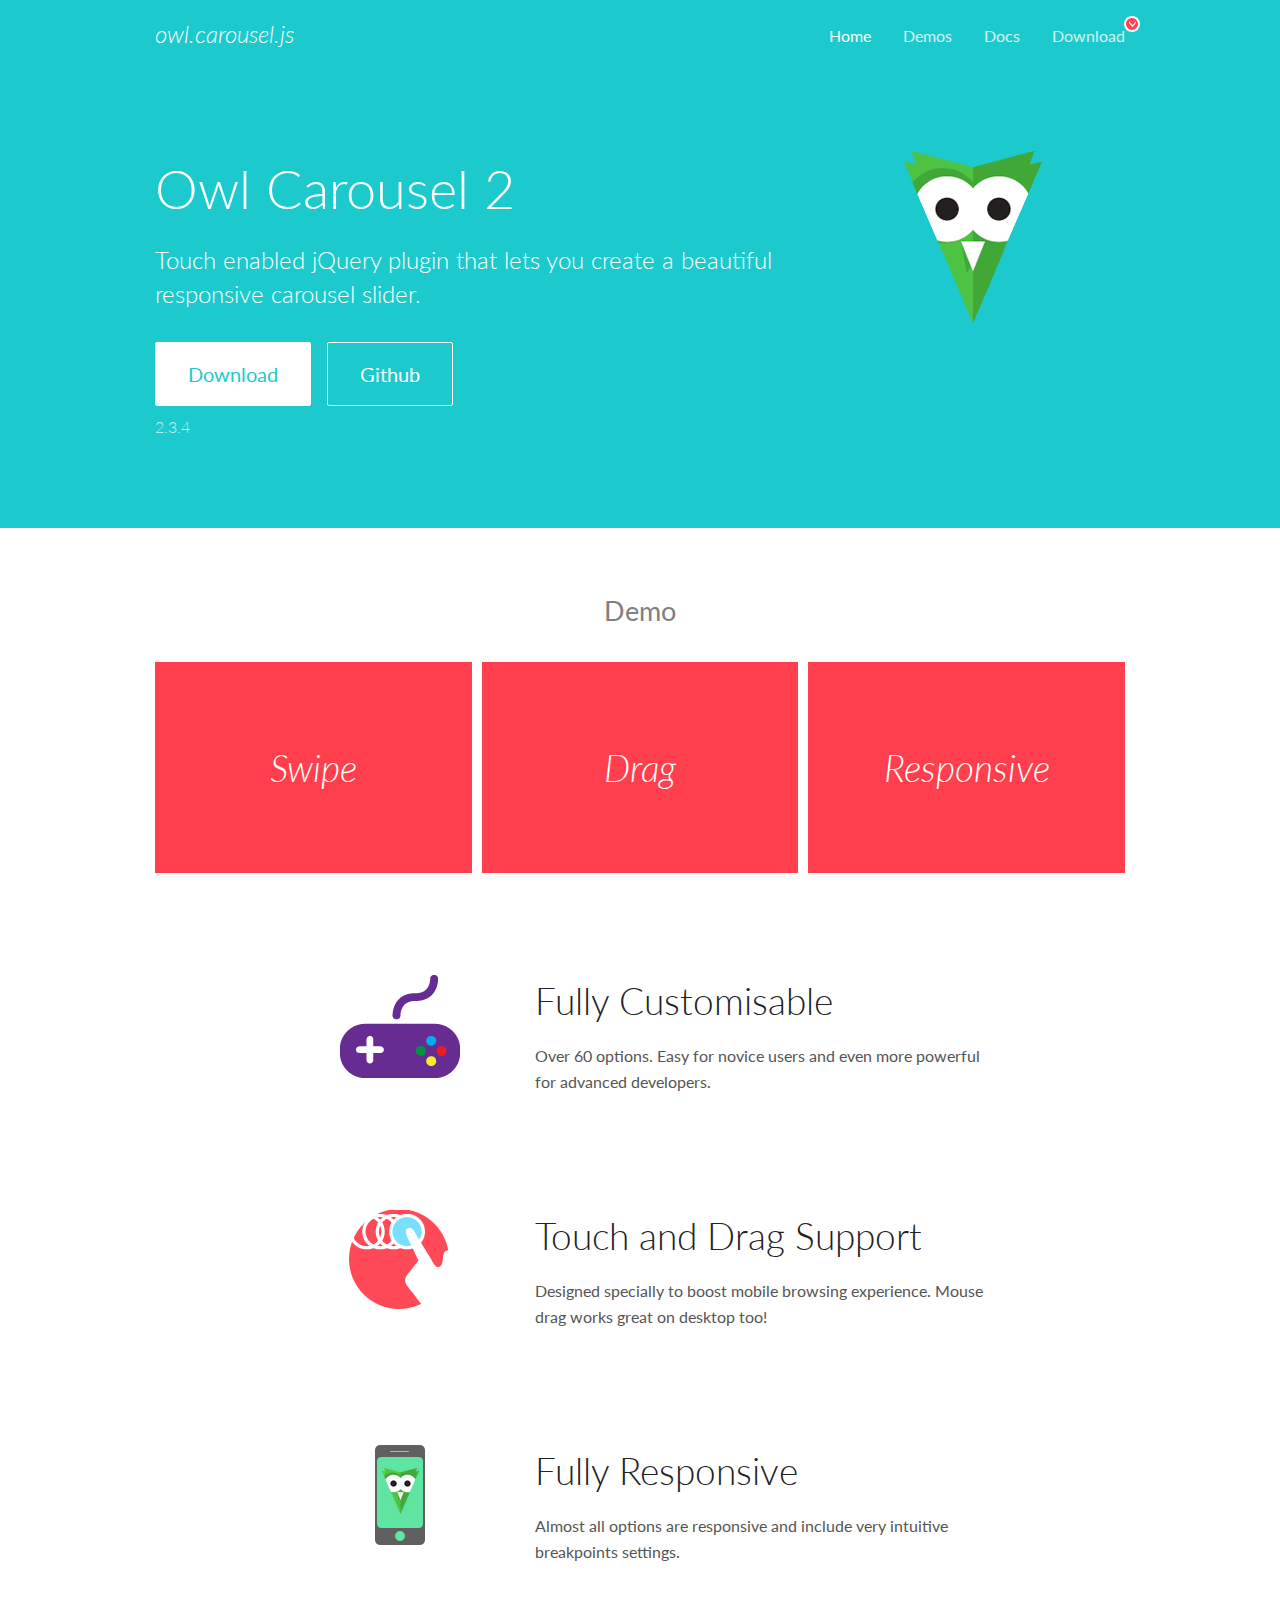
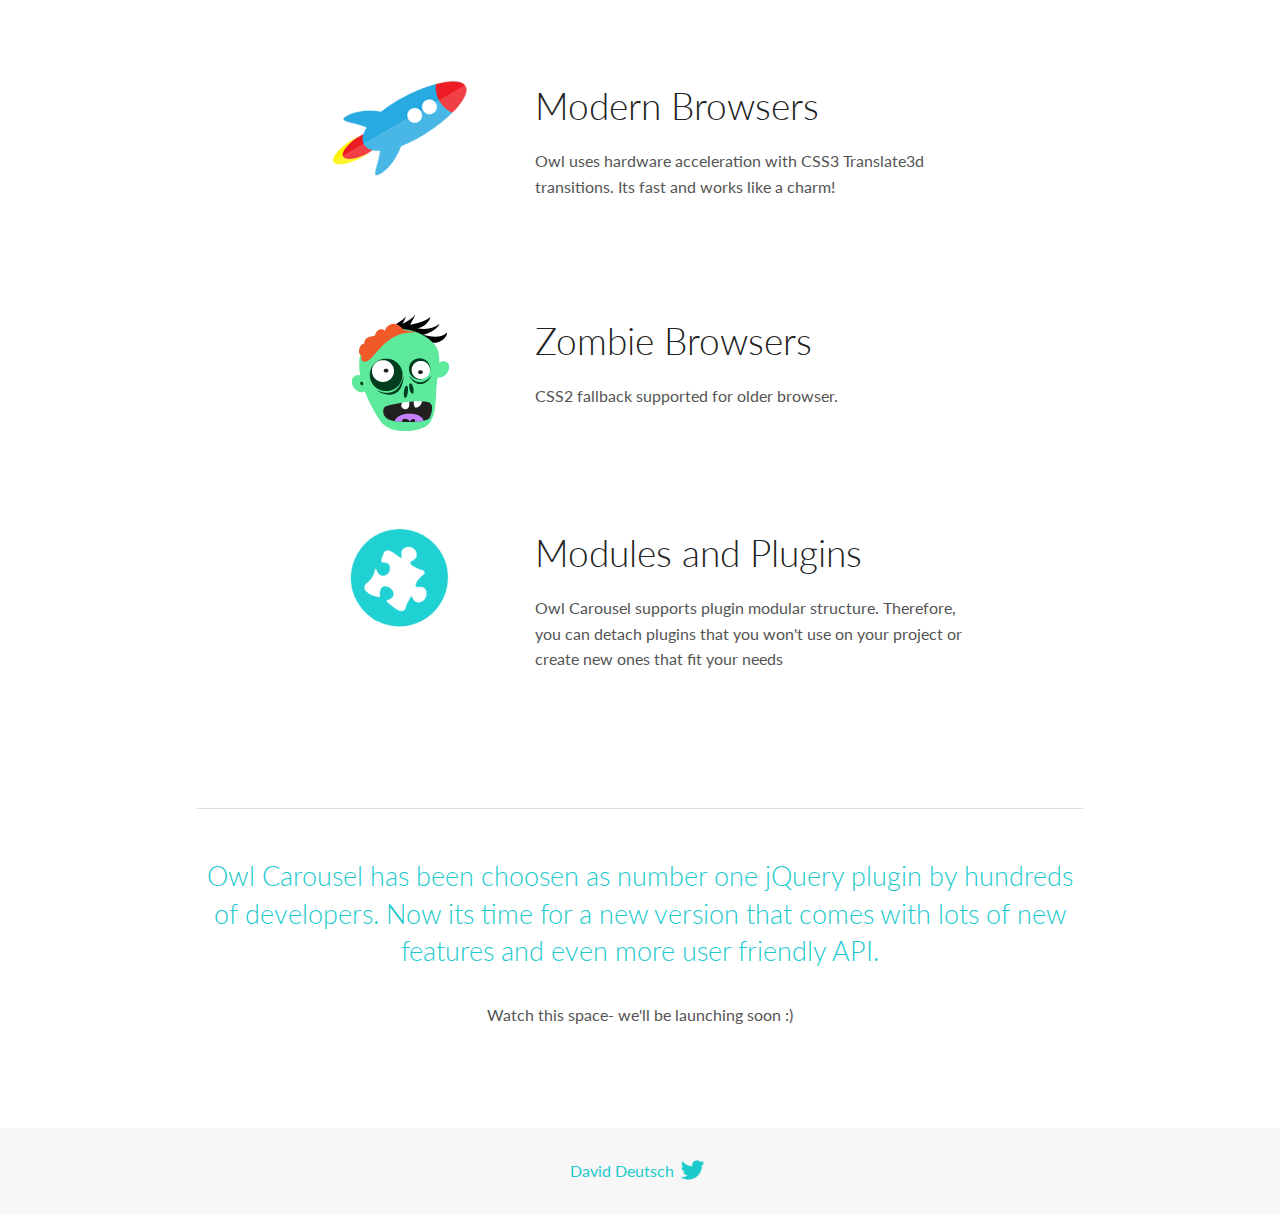
<file: OwlCarousel2-2.3.4/OwlCarousel2-2.3.4/docs/index.html>
<!DOCTYPE html>
<html lang="en">
  <head>

    <!-- head -->
    <meta charset="utf-8">
    <meta name="msapplication-tap-highlight" content="no" />
    <meta name="viewport" content="width=device-width, initial-scale=1.0" />
    <meta name="description" content="Touch enabled jQuery plugin that lets you create beautiful responsive carousel slider.">
    <meta name="author" content="David Deutsch">
    <title>
      Home | Owl Carousel | 2.3.4
    </title>

    <!-- Stylesheets -->
    <link href='https://fonts.googleapis.com/css?family=Lato:300,400,700,400italic,300italic' rel='stylesheet' type='text/css'>
    <link rel="stylesheet" href="assets/css/docs.theme.min.css">

    <!-- Owl Stylesheets -->
    <link rel="stylesheet" href="assets/owlcarousel/assets/owl.carousel.min.css">
    <link rel="stylesheet" href="assets/owlcarousel/assets/owl.theme.default.min.css">

    <!-- HTML5 shim and Respond.js IE8 support of HTML5 elements and media queries -->

    <!--[if lt IE 9]>
      <script src="https://oss.maxcdn.com/libs/html5shiv/3.7.0/html5shiv.js"></script>
      <script src="https://oss.maxcdn.com/libs/respond.js/1.3.0/respond.min.js"></script>
    <![endif]-->

    <!-- Favicons -->
    <link rel="apple-touch-icon-precomposed" sizes="144x144" href="assets/ico/apple-touch-icon-144-precomposed.png">
    <link rel="shortcut icon" href="assets/ico/favicon.png">
    <link rel="shortcut icon" href="favicon.ico">

    <!-- Yeah i know js should not be in header. Its required for demos.-->

    <!-- javascript -->
    <script src="assets/vendors/jquery.min.js"></script>
    <script src="assets/owlcarousel/owl.carousel.js"></script>
  </head>
  <body>

    <!-- header -->
    <header class="header">
      <div class="row">
        <div class="large-12 columns">
          <div class="brand left">
            <h3>
              <a href="/OwlCarousel2/">owl.carousel.js</a> 
            </h3>
          </div>
          <a id="toggle-nav" class="right">
            <span></span> <span></span> <span></span> 
          </a> 
          <div class="nav-bar">
            <ul class="clearfix">
              <li class="active">
                <a href="/OwlCarousel2/index.html">Home</a> 
              </li>
              <li> <a href="/OwlCarousel2/demos/demos.html">Demos</a>  </li>
              <li> <a href="/OwlCarousel2/docs/started-welcome.html">Docs</a>  </li>
              <li>
                <a href="https://github.com/OwlCarousel2/OwlCarousel2/archive/2.3.4.zip">Download</a> 
                <span class="download"></span> 
              </li>
            </ul>
          </div>
        </div>
      </div>
    </header>

    <!-- home panel -->
    <section id="hero">
      <div class="row">
        <div class="large-8 medium-8 columns">
          <h1>Owl Carousel 2</h1>
          <h4>Touch enabled jQuery plugin that lets you create a beautiful responsive carousel slider.</h4>
          <a href="https://github.com/OwlCarousel2/OwlCarousel2/archive/2.3.4.zip" class="hero-button">Download</a> 
          <a href="https://github.com/OwlCarousel2/OwlCarousel2" class="hero-button outline">Github</a> 
          <p>2.3.4</p>
        </div>
        <div class="large-4 medium-4 columns">
          <img class="owl-logo" src="assets/img/owl-logo.png" alt="mr. Owl">
        </div>
      </div>
    </section>

    <!-- body -->
    <div class="home-demo">
      <div class="row">
        <div class="large-12 columns">
          <h3>Demo</h3>
          <div class="owl-carousel">
            <div class="item">
              <h2>Swipe</h2>
            </div>
            <div class="item">
              <h2>Drag</h2>
            </div>
            <div class="item">
              <h2>Responsive</h2>
            </div>
            <div class="item">
              <h2>CSS3</h2>
            </div>
            <div class="item">
              <h2>Fast</h2>
            </div>
            <div class="item">
              <h2>Easy</h2>
            </div>
            <div class="item">
              <h2>Free</h2>
            </div>
            <div class="item">
              <h2>Upgradable</h2>
            </div>
            <div class="item">
              <h2>Tons of options</h2>
            </div>
            <div class="item">
              <h2>Infinity</h2>
            </div>
            <div class="item">
              <h2>Auto Width</h2>
            </div>
          </div>
        </div>
      </div>
    </div>
    <script>
      var owl = $('.owl-carousel');
      owl.owlCarousel({
        margin: 10,
        loop: true,
        responsive: {
          0: {
            items: 1
          },
          600: {
            items: 2
          },
          1000: {
            items: 3
          }
        }
      })
    </script>

    <!-- features -->
    <div id="features">
      <div class="row">
        <div class="small-12 medium-9 small-centered columns">
          <section class="row feature">
            <div class="medium-4 small-12 columns">
              <img src="assets/img/feature-options.png" alt="">
            </div>
            <div class="medium-8 small-12 columns">
              <h2>Fully Customisable</h2>
              <p>Over 60 options. Easy for novice users and even more powerful for advanced developers.</p>
            </div>
          </section>
          <section class="row feature">
            <div class="medium-4 small-12 columns">
              <img src="assets/img/feature-drag.png" alt="">
            </div>
            <div class="medium-8 small-12 columns">
              <h2>Touch and Drag Support</h2>
              <p>Designed specially to boost mobile browsing experience. Mouse drag works great on desktop too!</p>
            </div>
          </section>
          <section class="row feature">
            <div class="medium-4 small-12 columns">
              <img src="assets/img/feature-responsive.png" alt="">
            </div>
            <div class="medium-8 small-12 columns">
              <h2>Fully Responsive</h2>
              <p>Almost all options are responsive and include very intuitive breakpoints settings.</p>
            </div>
          </section>
          <section class="row feature">
            <div class="medium-4 small-12 columns">
              <img src="assets/img/feature-modern.png" alt="">
            </div>
            <div class="medium-8 small-12 columns">
              <h2>Modern Browsers</h2>
              <p>Owl uses hardware acceleration with CSS3 Translate3d transitions. Its fast and works like a charm! </p>
            </div>
          </section>
          <section class="row feature">
            <div class="medium-4 small-12 columns">
              <img src="assets/img/feature-zombie.png" alt="">
            </div>
            <div class="medium-8 small-12 columns">
              <h2>Zombie Browsers</h2>
              <p>CSS2 fallback supported for older browser.</p>
            </div>
          </section>
          <section class="row feature">
            <div class="medium-4 small-12 columns">
              <img src="assets/img/feature-module.png" alt="">
            </div>
            <div class="medium-8 small-12 columns">
              <h2>Modules and Plugins</h2>
              <p>Owl Carousel supports plugin modular structure. Therefore, you can detach plugins that you won&#x27;t use on your project or create new ones that fit your needs</p>
            </div>
          </section>
        </div>
      </div>
    </div>

    <!-- footer -->
    <section id="teaser-text">
      <div class="row">
        <div class="small-12 medium-11 small-centered columns">
          <hr>
          <h3 id="owl-carousel-has-been-choosen-as-number-one-jquery-plugin-by-hundreds-of-developers-now-its-time-for-a-new-version-that-comes-with-lots-of-new-features-and-even-more-user-friendly-api-">Owl Carousel has been choosen as number one jQuery plugin by hundreds of developers. Now its time for a new version that comes with lots of new features and even more user friendly API.</h3>
          <p>Watch this space- we&#39;ll be launching soon :)</p>
        </div>
      </div>
    </section>

    <!-- footer -->
    <footer class="footer">
      <div class="row">
        <div class="large-12 columns">
          <h5>
            <a href="/OwlCarousel2/docs/support-contact.html">David Deutsch</a> 
            <a id="custom-tweet-button" href="https://twitter.com/share?url=https://github.com/OwlCarousel2/OwlCarousel2&text=Owl Carousel - This is so awesome! " target="_blank"></a> 
          </h5>
        </div>
      </div>
    </footer>

    <!-- vendors -->
    <script src="assets/vendors/highlight.js"></script>
    <script src="assets/js/app.js"></script>
  </body>
</html>
</file>
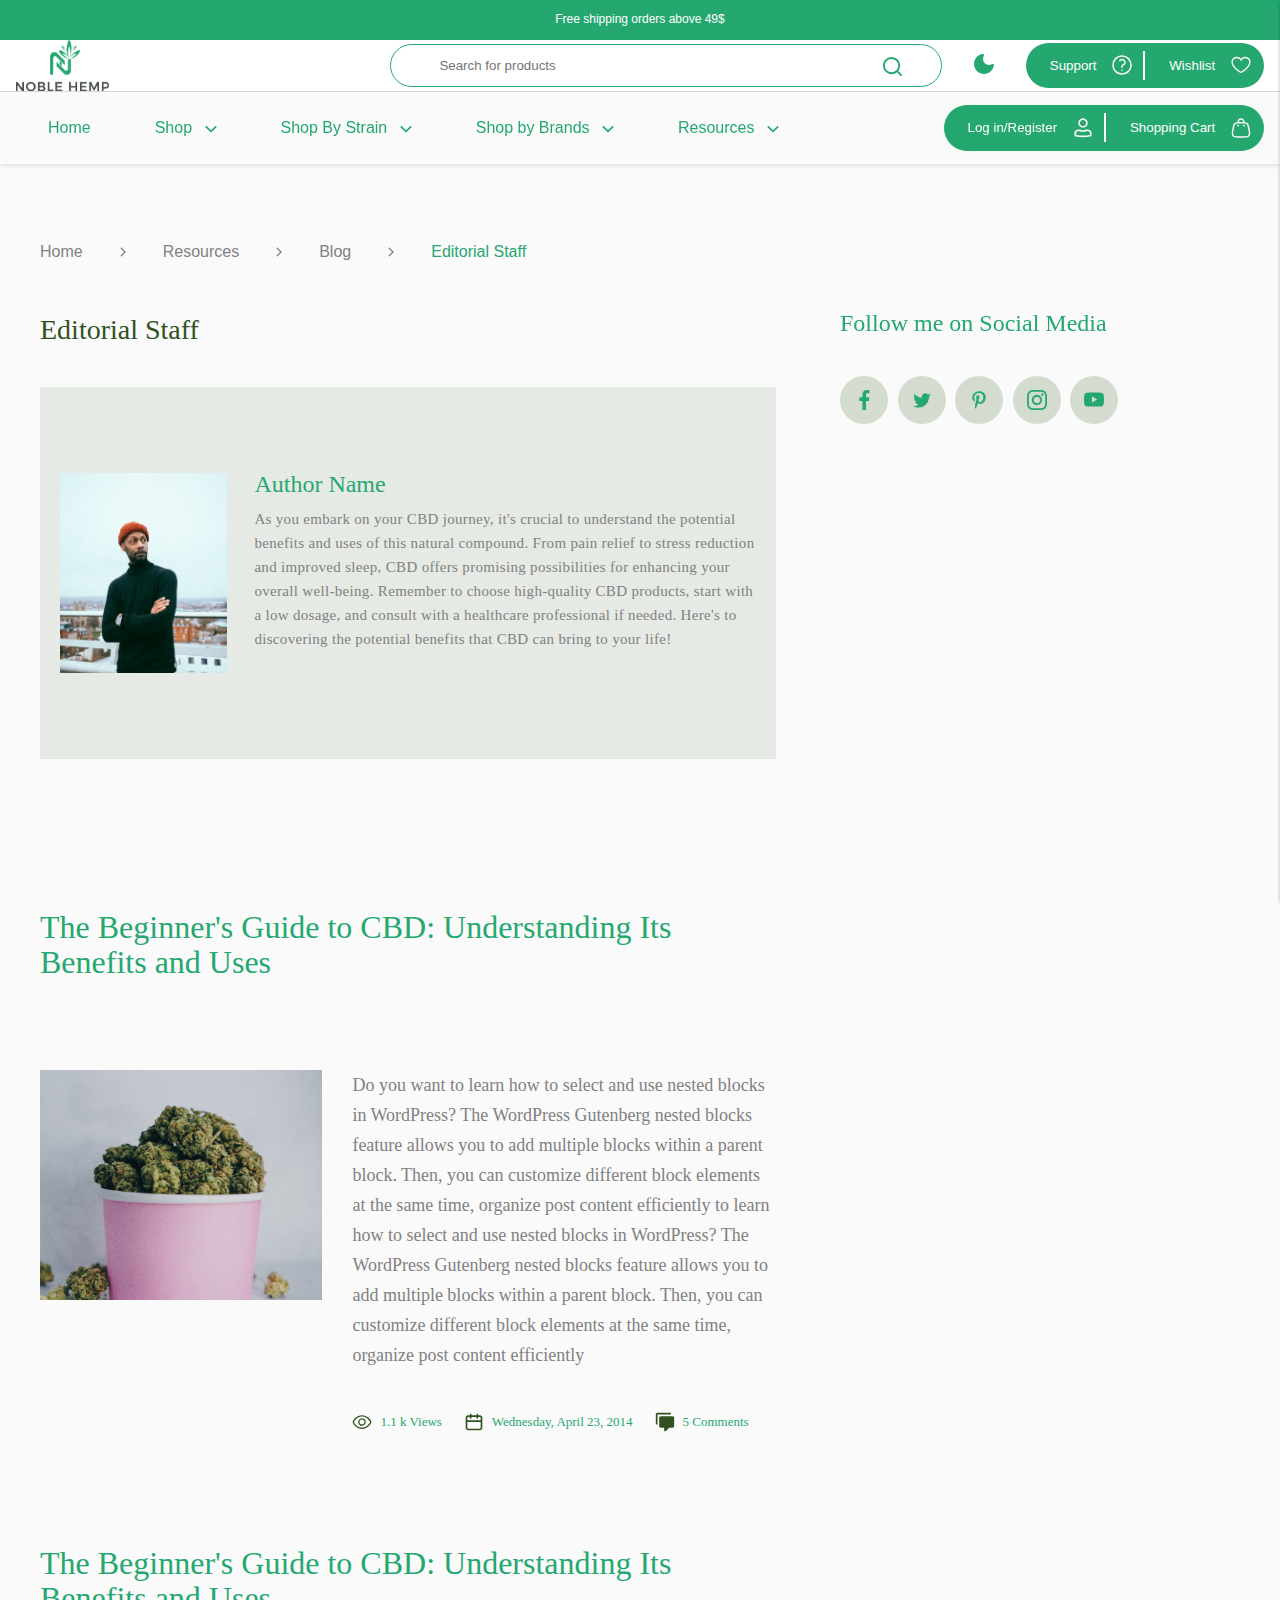
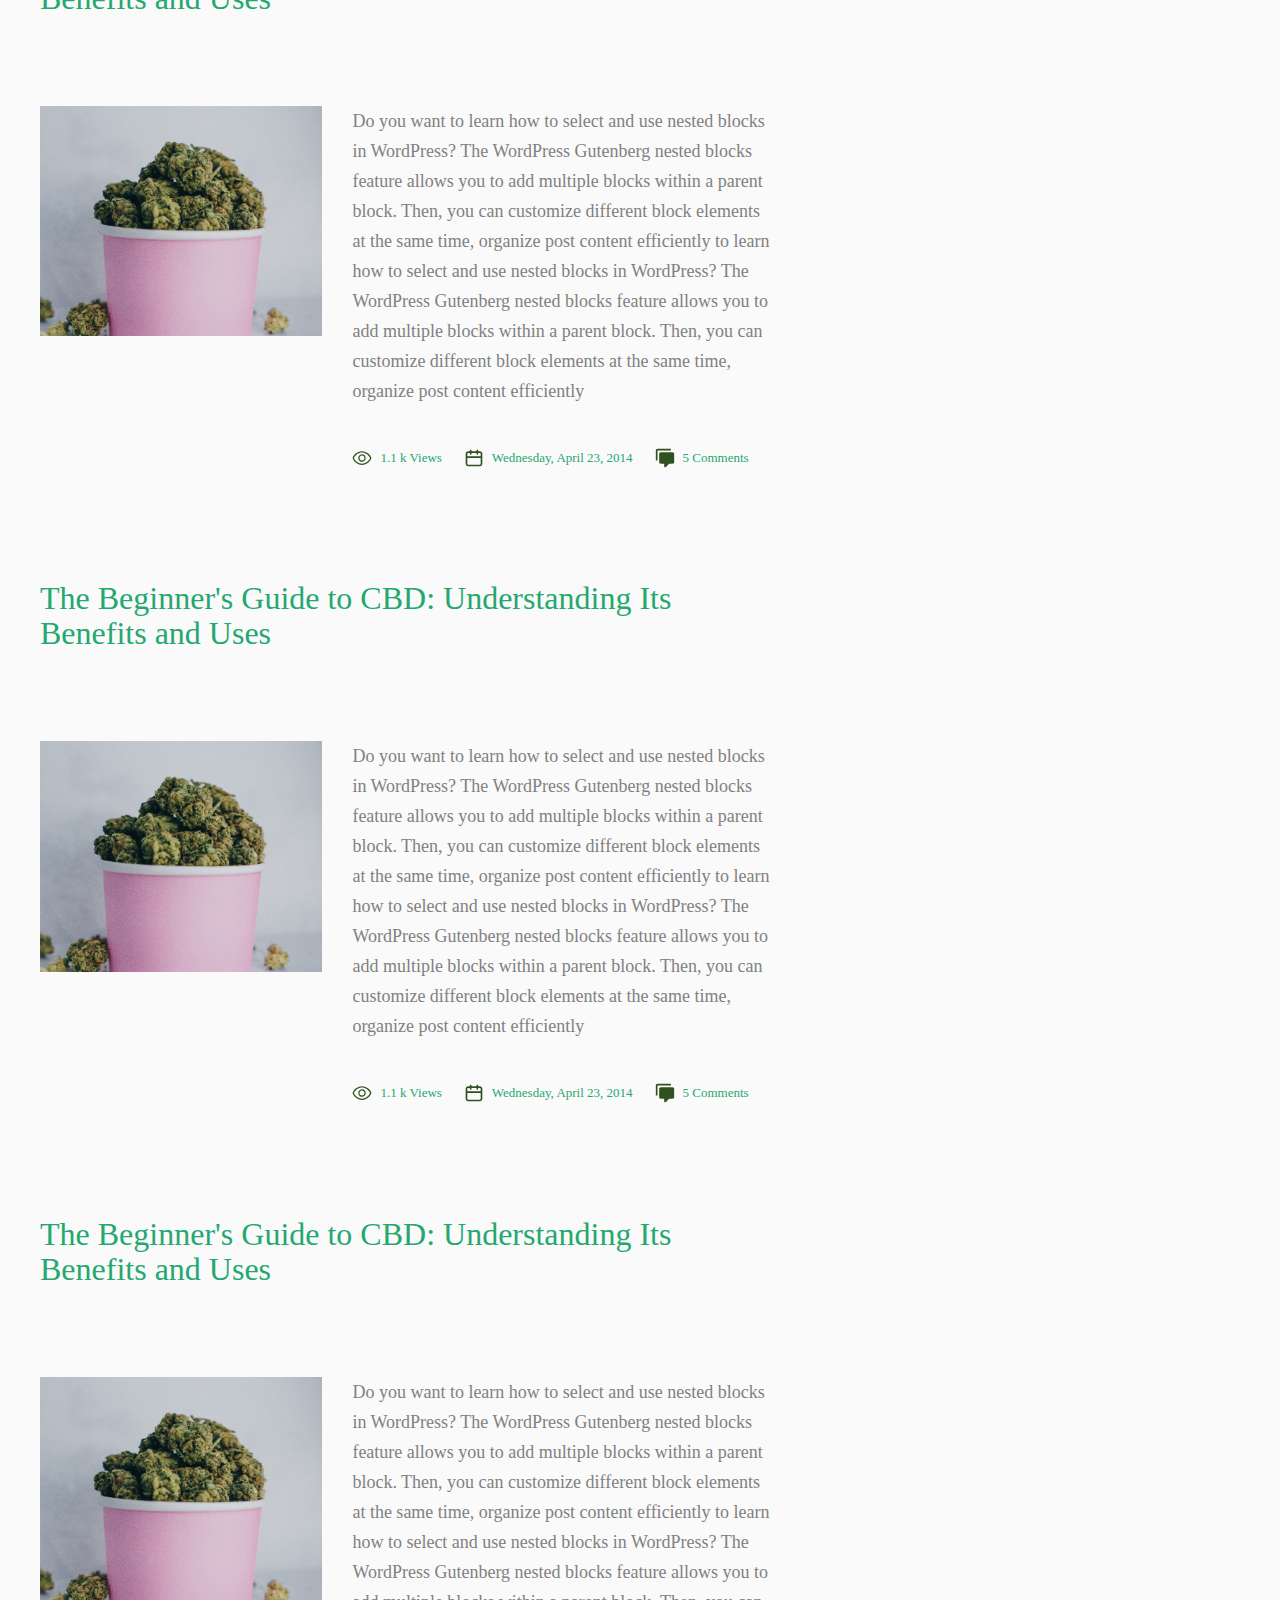
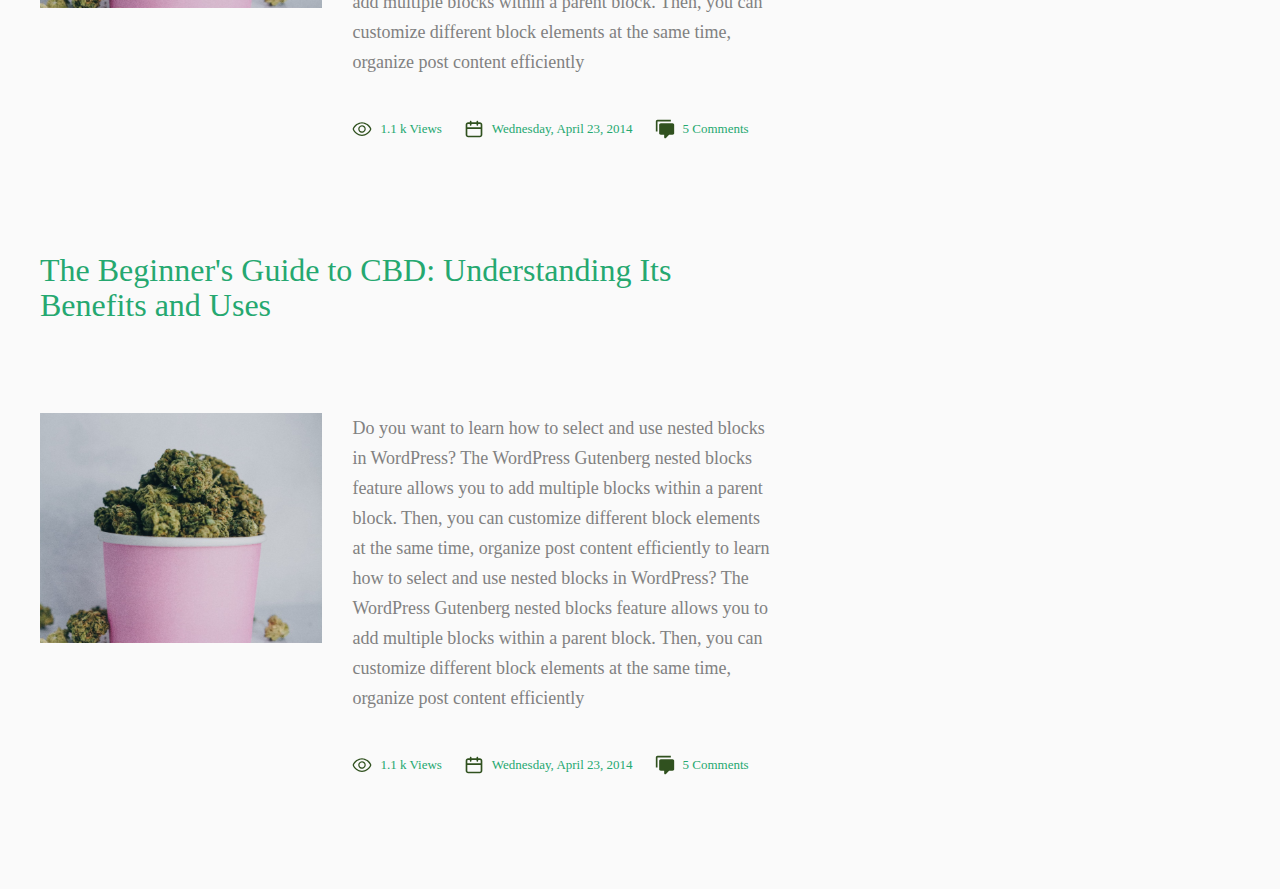
<file: author-profile.html>
<!DOCTYPE html>
<html lang="en">

<head>
  <meta charset="UTF-8" />
  <meta name="viewport" content="width=device-width, initial-scale=1.0" />
  <title>Pure Calm Leaf</title>
  <link rel="stylesheet" href="css/style.css" />
  <link rel="stylesheet" href="css/queries.css" />
</head>

<body>
  <header>
    <div class="topBar">
      <p>Free shipping orders above 49$</p>
      <!-- LogIn/Register Off Canvas for Desktop and Mobile -->
      <div class="login-offcanvas">
        <div class="column" id="column1">
          <svg id="offCanvasClose"  width="24" height="14" viewBox="0 0 24 14" fill="none" xmlns="http://www.w3.org/2000/svg">
            <path
              d="M8 14C8 13.258 7.267 12.15 6.525 11.22C5.571 10.02 4.431 8.973 3.124 8.174C2.144 7.575 0.956001 7 6.11959e-07 7M6.11959e-07 7C0.956001 7 2.145 6.425 3.124 5.826C4.431 5.026 5.571 3.979 6.525 2.781C7.267 1.85 8 0.739999 8 -1.39876e-06M6.11959e-07 7L24 7"
              stroke="#25A870" stroke-width="2" />
          </svg>
        </div>
        <div class="column" id="column2">
          <h2>Hello</h2>
          <a href="" class="btn-container">
            <button class="cta-btn">Sign In</button>
          </a>
        </div>
        <a href="" class="column" id="column3">
          <span>Create An Account</span>
          <svg width="24" height="24" viewBox="0 0 24 24" fill="none" xmlns="http://www.w3.org/2000/svg">
            <path
              d="M16 5C16 5.742 16.733 6.85 17.475 7.78C18.429 8.98 19.569 10.027 20.876 10.826C21.856 11.425 23.044 12 24 12M24 12C23.044 12 21.855 12.575 20.876 13.174C19.569 13.974 18.429 15.021 17.475 16.219C16.733 17.15 16 18.26 16 19M24 12L0 12"
              stroke="#25A870" stroke-width="2" />
          </svg>
        </a>
        <div class="column" id="column4">
          <a href="" class="col">
            <svg width="20" height="20" viewBox="0 0 20 20" fill="none" xmlns="http://www.w3.org/2000/svg">
              <path
                d="M9.5835 11.6666C13.0335 11.6666 15.8335 12.975 15.8335 14.5833V16.6666H3.3335V14.5833C3.3335 12.975 6.1335 11.6666 9.5835 11.6666ZM15.0002 14.5833C15.0002 13.4333 12.5752 12.5 9.5835 12.5C6.59183 12.5 4.16683 13.4333 4.16683 14.5833V15.8333H15.0002V14.5833ZM9.5835 4.16663C10.357 4.16663 11.0989 4.47392 11.6459 5.0209C12.1929 5.56788 12.5002 6.30974 12.5002 7.08329C12.5002 7.85684 12.1929 8.59871 11.6459 9.14569C11.0989 9.69267 10.357 9.99996 9.5835 9.99996C8.80995 9.99996 8.06808 9.69267 7.5211 9.14569C6.97412 8.59871 6.66683 7.85684 6.66683 7.08329C6.66683 6.30974 6.97412 5.56788 7.5211 5.0209C8.06808 4.47392 8.80995 4.16663 9.5835 4.16663ZM9.5835 4.99996C9.03096 4.99996 8.50106 5.21945 8.11036 5.61015C7.71966 6.00085 7.50016 6.53076 7.50016 7.08329C7.50016 7.63583 7.71966 8.16573 8.11036 8.55643C8.50106 8.94713 9.03096 9.16663 9.5835 9.16663C10.136 9.16663 10.6659 8.94713 11.0566 8.55643C11.4473 8.16573 11.6668 7.63583 11.6668 7.08329C11.6668 6.53076 11.4473 6.00085 11.0566 5.61015C10.6659 5.21945 10.136 4.99996 9.5835 4.99996Z"
                fill="#818181" />
            </svg>
            <span>My Account</span>
          </a>
          <a href="" class="col">
            <svg width="20" height="20" viewBox="0 0 20 20" fill="none" xmlns="http://www.w3.org/2000/svg">
              <path
                d="M6.42543 3.30066L4.3748 5.35191L3.57418 4.55003L2.6748 5.45003L3.9248 6.70003L4.37418 7.12941L4.82355 6.70003L7.32355 4.20003L6.42543 3.30066ZM9.3748 4.37503V5.62503H17.4998V4.37503H9.3748ZM6.42543 8.30066L4.3748 10.3513L3.57418 9.55128L2.67543 10.4494L3.92543 11.6994L4.3748 12.1288L4.82418 11.6994L7.32418 9.19941L6.42543 8.30066ZM9.3748 9.37503V10.625H17.4998V9.37503H9.3748ZM6.42543 13.3007L4.3748 15.3519L3.57418 14.55L2.6748 15.45L3.9248 16.7L4.37418 17.1294L4.82355 16.7L7.32355 14.2L6.42543 13.3007ZM9.3748 14.375V15.625H17.4998V14.375H9.3748Z"
                fill="#818181" />
            </svg>
            <span>Shopping List</span>
          </a>
          <a href="" class="col">
            <svg width="16" height="16" viewBox="0 0 16 16" fill="none" xmlns="http://www.w3.org/2000/svg">
              <g clip-path="url(#clip0_1675_3415)">
                <path
                  d="M2.66667 13.2256L3.06133 12.8672L3.05493 12.8597L3.04747 12.8523L2.66667 13.2256ZM3.73333 14.4V14.9333H4.26667V14.4H3.73333ZM7.46667 15.4475L7.48587 14.9141L7.42933 15.9808L7.46667 15.4475ZM8 8H7.46667C7.46654 8.07009 7.48023 8.13951 7.50695 8.2043C7.53368 8.26909 7.57291 8.32798 7.6224 8.3776L8 8ZM14.9333 8C14.9333 8.9105 14.754 9.81208 14.4056 10.6533C14.0571 11.4945 13.5464 12.2588 12.9026 12.9026C12.2588 13.5464 11.4945 14.0571 10.6533 14.4056C9.81208 14.754 8.9105 14.9333 8 14.9333V16C10.1217 16 12.1566 15.1571 13.6569 13.6569C15.1571 12.1566 16 10.1217 16 8H14.9333ZM8 1.06667C8.9105 1.06667 9.81208 1.246 10.6533 1.59444C11.4945 1.94287 12.2588 2.45357 12.9026 3.09739C13.5464 3.74121 14.0571 4.50554 14.4056 5.34673C14.754 6.18792 14.9333 7.0895 14.9333 8H16C16 5.87827 15.1571 3.84344 13.6569 2.34315C12.1566 0.842855 10.1217 0 8 0V1.06667ZM8 0C5.87827 0 3.84344 0.842855 2.34315 2.34315C0.842855 3.84344 0 5.87827 0 8H1.06667C1.06667 6.16117 1.79714 4.39765 3.09739 3.09739C4.39765 1.79714 6.16117 1.06667 8 1.06667V0ZM3.04747 12.8523C1.77553 11.5578 1.06401 9.8148 1.06667 8H0C0 10.1792 0.872533 12.1568 2.28587 13.5989L3.04747 12.8523ZM2.272 13.584L3.33867 14.7584L4.128 14.0416L3.06133 12.8672L2.272 13.584ZM8 14.9333C7.83452 14.9335 7.66908 14.9278 7.504 14.9163L7.42933 15.9797C7.61813 15.9936 7.808 16 8 16V14.9333ZM8.0192 14.9333L7.48587 14.9141L7.44747 15.9819L7.9808 16L8.0192 14.9333ZM7.46667 3.2V8H8.53333V3.2H7.46667ZM7.6224 8.3776L10.8224 11.5776L11.5776 10.8224L8.3776 7.6224L7.6224 8.3776ZM0 14.9333H3.73333V13.8667H0V14.9333ZM4.26667 14.4V10.6667H3.2V14.4H4.26667Z"
                  fill="#818181" />
              </g>
              <defs>
                <clipPath id="clip0_1675_3415">
                  <rect width="16" height="16" fill="white" />
                </clipPath>
              </defs>
            </svg>
            <span>Purchase History</span>
          </a>
          <a href="" class="col">
            <svg width="20" height="20" viewBox="0 0 20 20" fill="none" xmlns="http://www.w3.org/2000/svg">
              <path d="M3.47461 9.69835V14.1846L9.99711 15.41V5.63293" stroke="#818181" stroke-width="0.5"
                stroke-linecap="round" stroke-linejoin="round" />
              <path d="M16.4842 9.81714V14.1063L9.99707 15.4101" stroke="#818181" stroke-width="0.5"
                stroke-linecap="round" stroke-linejoin="round" />
              <path
                d="M4.5434 12.7766L5.76882 12.907M11.9896 9.19788L17.5671 9.96622C17.6537 9.97822 17.7419 9.96687 17.8226 9.93332C17.9033 9.89978 17.9735 9.84527 18.0261 9.77544C18.0786 9.70561 18.1115 9.623 18.1213 9.53617C18.1312 9.44935 18.1177 9.36147 18.0821 9.28163L16.4842 5.68497L9.99673 4.58997L3.47507 5.73747L1.9209 9.07746C1.88484 9.1548 1.86961 9.24021 1.87669 9.32524C1.88378 9.41027 1.91295 9.49197 1.96132 9.56227C2.00968 9.63256 2.07556 9.68901 2.15244 9.72602C2.22932 9.76304 2.31454 9.77933 2.39965 9.7733L7.95715 9.38705C8.06784 9.3794 8.17437 9.34183 8.26537 9.27835C8.35637 9.21488 8.42842 9.12787 8.47382 9.02663L9.99673 5.6333L11.5188 8.85288C11.5624 8.94497 11.6282 9.02474 11.7103 9.08498C11.7925 9.14522 11.8887 9.18403 11.9896 9.19788Z"
                stroke="#818181" stroke-width="0.5" stroke-linecap="round" stroke-linejoin="round" />
            </svg>
            <span>Track your Order</span>
          </a>
        </div>
        <div class="column" id="column5">
          <a href="" class="offers">
            <svg width="24" height="24" viewBox="0 0 24 24" fill="none" xmlns="http://www.w3.org/2000/svg">
              <path
                d="M20.7491 12.0001L21.8531 10.0921C21.9858 9.8625 22.0219 9.58964 21.9535 9.33349C21.885 9.07733 21.7176 8.85884 21.4881 8.72606L19.5781 7.62206V5.42206C19.5781 5.15684 19.4728 4.90249 19.2852 4.71495C19.0977 4.52741 18.8433 4.42206 18.5781 4.42206H16.3791L15.2761 2.51306C15.1429 2.28397 14.9249 2.11656 14.6691 2.04706C14.5423 2.01267 14.4099 2.00381 14.2796 2.02097C14.1493 2.03814 14.0237 2.081 13.9101 2.14706L12.0001 3.25106L10.0901 2.14606C9.86045 2.01346 9.58751 1.97752 9.33133 2.04616C9.07516 2.1148 8.85674 2.28238 8.72413 2.51206L7.62013 4.42206H5.42113C5.15592 4.42206 4.90156 4.52741 4.71403 4.71495C4.52649 4.90249 4.42113 5.15684 4.42113 5.42206V7.62106L2.51113 8.72506C2.39716 8.79061 2.29727 8.87804 2.2172 8.98232C2.13712 9.0866 2.07844 9.20567 2.04452 9.3327C2.0106 9.45972 2.00212 9.5922 2.01956 9.72252C2.037 9.85283 2.08001 9.97842 2.14613 10.0921L3.25013 12.0001L2.14613 13.9081C2.01412 14.1378 1.9783 14.4105 2.04649 14.6666C2.11468 14.9226 2.28134 15.1414 2.51013 15.2751L4.42013 16.3791V18.5781C4.42013 18.8433 4.52549 19.0976 4.71303 19.2852C4.90056 19.4727 5.15492 19.5781 5.42013 19.5781H7.62013L8.72413 21.4881C8.81266 21.6394 8.93907 21.7651 9.09091 21.8528C9.24275 21.9404 9.4148 21.9871 9.59013 21.9881C9.76413 21.9881 9.93713 21.9421 10.0911 21.8531L11.9991 20.7491L13.9091 21.8531C14.1388 21.9855 14.4115 22.0214 14.6676 21.953C14.9237 21.8846 15.1422 21.7174 15.2751 21.4881L16.3781 19.5781H18.5771C18.8424 19.5781 19.0967 19.4727 19.2842 19.2852C19.4718 19.0976 19.5771 18.8433 19.5771 18.5781V16.3791L21.4871 15.2751C21.6009 15.2093 21.7006 15.1218 21.7805 15.0175C21.8605 14.9132 21.919 14.7942 21.9529 14.6672C21.9868 14.5402 21.9954 14.4079 21.9781 14.2776C21.9608 14.1473 21.918 14.0218 21.8521 13.9081L20.7491 12.0001ZM9.49913 6.99006C9.89709 6.99019 10.2787 7.14841 10.56 7.4299C10.8413 7.71139 10.9993 8.0931 10.9991 8.49106C10.999 8.88902 10.8408 9.27062 10.5593 9.55193C10.2778 9.83323 9.89609 9.99119 9.49813 9.99106C9.10018 9.99093 8.71857 9.83271 8.43727 9.55122C8.15596 9.26973 7.998 8.88801 7.99813 8.49006C7.99827 8.0921 8.15648 7.71049 8.43797 7.42919C8.71946 7.14789 9.10117 6.98992 9.49913 6.99006ZM9.79913 16.5901L8.19913 15.3911L14.1991 7.39106L15.7991 8.59006L9.79913 16.5901ZM14.4991 16.9901C14.3021 16.99 14.107 16.9511 13.925 16.8756C13.7429 16.8002 13.5776 16.6896 13.4383 16.5502C13.299 16.4108 13.1885 16.2454 13.1132 16.0633C13.0378 15.8812 12.9991 15.6861 12.9991 15.4891C12.9992 15.292 13.0381 15.0969 13.1135 14.9149C13.189 14.7329 13.2996 14.5675 13.439 14.4282C13.5784 14.2889 13.7438 14.1784 13.9259 14.1031C14.108 14.0277 14.3031 13.989 14.5001 13.9891C14.8981 13.9892 15.2797 14.1474 15.561 14.4289C15.8423 14.7104 16.0003 15.0921 16.0001 15.4901C16 15.888 15.8418 16.2696 15.5603 16.5509C15.2788 16.8322 14.8971 16.9902 14.4991 16.9901Z"
                fill="#25A870" />
            </svg>
            <p>See the latest offers for you</p>
            <svg width="24" height="24" viewBox="0 0 24 24" fill="none" xmlns="http://www.w3.org/2000/svg">
              <path
                d="M16 5C16 5.742 16.733 6.85 17.475 7.78C18.429 8.98 19.569 10.027 20.876 10.826C21.856 11.425 23.044 12 24 12M24 12C23.044 12 21.855 12.575 20.876 13.174C19.569 13.974 18.429 15.021 17.475 16.219C16.733 17.15 16 18.26 16 19M24 12L0 12"
                stroke="#25A870" stroke-width="2"></path>
            </svg>
          </a>
        </div>
        <div class="column" id="column6">
          <div class="btn-container">
            <button class="cta-btn">
              <svg width="18" height="18" viewBox="0 0 18 18" fill="none" xmlns="http://www.w3.org/2000/svg">
                <path
                  d="M11.454 0.041687C10.3148 0.041687 9.39564 0.041687 8.67314 0.139187C7.92314 0.239187 7.29147 0.455854 6.78981 0.956687C6.35314 1.39419 6.13147 1.93169 6.01564 2.56335C5.90314 3.17752 5.88147 3.92835 5.87647 4.83002C5.87559 4.99578 5.94059 5.1551 6.05718 5.27294C6.17376 5.39077 6.33238 5.45747 6.49814 5.45835C6.6639 5.45924 6.82322 5.39424 6.94106 5.27765C7.05889 5.16107 7.12559 5.00245 7.12647 4.83669C7.13147 3.92585 7.15481 3.28002 7.24481 2.78919C7.33231 2.31752 7.47147 2.04335 7.67397 1.84085C7.90481 1.61002 8.22897 1.46002 8.84064 1.37752C9.46981 1.29335 10.304 1.29169 11.4998 1.29169H12.3331C13.5298 1.29169 14.364 1.29335 14.9931 1.37752C15.6048 1.46002 15.9281 1.61085 16.1598 1.84085C16.3898 2.07169 16.5398 2.39502 16.6223 3.00752C16.7073 3.63585 16.7081 4.47085 16.7081 5.66669V12.3334C16.7081 13.5292 16.7073 14.3634 16.6223 14.9934C16.5398 15.605 16.3898 15.9284 16.159 16.1592C15.9281 16.39 15.6048 16.54 14.9931 16.6225C14.364 16.7067 13.5298 16.7084 12.3331 16.7084H11.4998C10.304 16.7084 9.46981 16.7067 8.83981 16.6225C8.22897 16.54 7.90481 16.3892 7.67397 16.1592C7.47147 15.9559 7.33231 15.6825 7.24481 15.2109C7.15481 14.72 7.13147 14.0742 7.12647 13.1634C7.12604 13.0813 7.10944 13.0001 7.07762 12.9244C7.04581 12.8488 6.9994 12.7801 6.94106 12.7224C6.88271 12.6647 6.81357 12.619 6.73757 12.588C6.66158 12.557 6.58022 12.5412 6.49814 12.5417C6.41606 12.5421 6.33488 12.5587 6.25922 12.5905C6.18356 12.6223 6.1149 12.6688 6.05718 12.7271C5.99945 12.7854 5.95378 12.8546 5.92277 12.9306C5.89177 13.0066 5.87604 13.0879 5.87647 13.17C5.88147 14.0717 5.90314 14.8225 6.01564 15.4367C6.13231 16.0684 6.35314 16.6059 6.79064 17.0434C7.29147 17.545 7.92397 17.76 8.67397 17.8617C9.39564 17.9584 10.3148 17.9584 11.454 17.9584H12.379C13.519 17.9584 14.4373 17.9584 15.1598 17.8617C15.9098 17.76 16.5415 17.545 17.0431 17.0434C17.5448 16.5417 17.7598 15.91 17.8615 15.16C17.9581 14.4375 17.9581 13.5184 17.9581 12.3792V5.62085C17.9581 4.48169 17.9581 3.56252 17.8615 2.84002C17.7606 2.09002 17.5448 1.45835 17.0431 0.956687C16.5415 0.45502 15.9098 0.24002 15.1598 0.139187C14.4373 0.041687 13.5181 0.041687 12.379 0.041687H11.454Z"
                  fill="#FBF8FC" />
                <path
                  d="M11.4998 8.375C11.6656 8.375 11.8245 8.44085 11.9418 8.55806C12.059 8.67527 12.1248 8.83424 12.1248 9C12.1248 9.16576 12.059 9.32473 11.9418 9.44194C11.8245 9.55915 11.6656 9.625 11.4998 9.625H2.35565L3.98981 11.025C4.11579 11.1329 4.19376 11.2863 4.20658 11.4517C4.21939 11.617 4.166 11.7807 4.05815 11.9067C3.95029 12.0326 3.79681 12.1106 3.63147 12.1234C3.46612 12.1362 3.30246 12.0829 3.17648 11.975L0.259814 9.475C0.191201 9.41632 0.136115 9.34348 0.0983444 9.26148C0.0605737 9.17948 0.0410156 9.09028 0.0410156 9C0.0410156 8.90972 0.0605737 8.82051 0.0983444 8.73851C0.136115 8.65651 0.191201 8.58367 0.259814 8.525L3.17648 6.025C3.23886 5.97159 3.31114 5.931 3.38921 5.90553C3.46728 5.88006 3.5496 5.87022 3.63147 5.87656C3.71334 5.88291 3.79316 5.90532 3.86637 5.94251C3.93958 5.9797 4.00474 6.03095 4.05815 6.09333C4.11155 6.15571 4.15215 6.22799 4.17761 6.30606C4.20308 6.38413 4.21292 6.46645 4.20658 6.54832C4.20023 6.63019 4.17783 6.71001 4.14063 6.78322C4.10344 6.85643 4.05219 6.92159 3.98981 6.975L2.35648 8.375H11.4998Z"
                  fill="#FBF8FC" />
              </svg>
              Log out
            </button>
          </div>
        </div>
      </div>
      <!-- LogIn/Register Off Canvas for Desktop and Mobile -->

    
     
<!-- Shopping cart Off Canvas for Desktop and Mobile -->
<div class="cart-offcanvas">
  <div id="cart-header" class="column" id="column1">
    <svg id="cartoffCanvasClose" width="24" height="14" viewBox="0 0 24 14" fill="none" xmlns="http://www.w3.org/2000/svg">
      <path
        d="M8 14C8 13.258 7.267 12.15 6.525 11.22C5.571 10.02 4.431 8.973 3.124 8.174C2.144 7.575 0.956001 7 6.11959e-07 7M6.11959e-07 7C0.956001 7 2.145 6.425 3.124 5.826C4.431 5.026 5.571 3.979 6.525 2.781C7.267 1.85 8 0.739999 8 -1.39876e-06M6.11959e-07 7L24 7"
        stroke="#25A870" stroke-width="2" />
    </svg>
    <h3>My Cart</h3>
    <a href="" class="cart-container">
    <svg width="24" height="26" viewBox="0 0 24 26" fill="none" xmlns="http://www.w3.org/2000/svg">
      <path d="M16 9.79037C16 10.0762 15.8946 10.3504 15.7071 10.5525C15.5196 10.7547 15.2652 10.8682 15 10.8682C14.7348 10.8682 14.4804 10.7547 14.2929 10.5525C14.1054 10.3504 14 10.0762 14 9.79037C14 9.50451 14.1054 9.23035 14.2929 9.02822C14.4804 8.82608 14.7348 8.71252 15 8.71252C15.2652 8.71252 15.5196 8.82608 15.7071 9.02822C15.8946 9.23035 16 9.50451 16 9.79037ZM10 9.79037C10 10.0762 9.89464 10.3504 9.70711 10.5525C9.51957 10.7547 9.26522 10.8682 9 10.8682C8.73478 10.8682 8.48043 10.7547 8.29289 10.5525C8.10536 10.3504 8 10.0762 8 9.79037C8 9.50451 8.10536 9.23035 8.29289 9.02822C8.48043 8.82608 8.73478 8.71252 9 8.71252C9.26522 8.71252 9.51957 8.82608 9.70711 9.02822C9.89464 9.23035 10 9.50451 10 9.79037Z" fill="#FBF8FC"/>
      <path fill-rule="evenodd" clip-rule="evenodd" d="M11.9999 3.0539C11.4032 3.0539 10.8309 3.30941 10.4089 3.76421C9.98698 4.21901 9.74993 4.83586 9.74993 5.47905V5.75282C10.1679 5.74851 10.6179 5.74851 11.1049 5.74851H12.8949C13.3819 5.74851 13.8329 5.74851 14.2499 5.75282V5.47905C14.2499 4.83586 14.0129 4.21901 13.5909 3.76421C13.169 3.30941 12.5967 3.0539 11.9999 3.0539ZM15.7499 5.80995V5.47905C15.7499 4.40707 15.3548 3.37899 14.6516 2.62098C13.9483 1.86298 12.9945 1.43713 11.9999 1.43713C11.0054 1.43713 10.0515 1.86298 9.34828 2.62098C8.64502 3.37899 8.24993 4.40707 8.24993 5.47905V5.80995C8.11493 5.82073 7.98493 5.83258 7.85893 5.84767C6.98093 5.95007 6.24593 6.16348 5.59393 6.64528C5.36955 6.81089 5.15877 6.99696 4.96393 7.20145C4.39793 7.79641 4.05893 8.5315 3.79393 9.43905C3.53693 10.3218 3.32893 11.4428 3.06693 12.8515L3.04793 12.9539C2.67193 14.9835 2.37493 16.583 2.28993 17.857C2.20193 19.159 2.32393 20.2531 2.89593 21.2026C3.08693 21.5195 3.30993 21.8116 3.55993 22.0757C4.31193 22.8668 5.28393 23.2096 6.48493 23.3734C7.66093 23.5329 9.17493 23.5329 11.0949 23.5329H12.9049C14.8259 23.5329 16.3389 23.5329 17.5149 23.3734C18.7159 23.2096 19.6889 22.8668 20.4399 22.0757C20.6904 21.812 20.9131 21.5192 21.1039 21.2026C21.6759 20.2541 21.7979 19.159 21.7109 17.857C21.6249 16.583 21.3289 14.9835 20.9509 12.9539L20.9329 12.8515C20.6719 11.4428 20.4629 10.3218 20.2059 9.43905C19.9409 8.5315 19.6019 7.79641 19.0359 7.20145C18.8411 6.99695 18.6303 6.81087 18.4059 6.64528C17.7539 6.16348 17.0189 5.95007 16.1409 5.84767C16.0111 5.83269 15.8811 5.82012 15.7509 5.80995H15.7499ZM8.01993 7.45474C7.27293 7.54097 6.81193 7.70588 6.44193 7.97857C6.28839 8.09221 6.14419 8.21986 6.01093 8.36013C5.68993 8.69749 5.45093 9.15234 5.22493 9.92408C4.99493 10.7141 4.80093 11.7489 4.52993 13.2137C4.13993 15.3133 3.86293 16.8137 3.78593 17.9734C3.70893 19.1181 3.83793 19.7982 4.15393 20.322C4.28393 20.5376 4.43693 20.7392 4.60793 20.9192C5.02293 21.3557 5.61593 21.6252 6.67293 21.7696C7.74293 21.9151 9.16293 21.9162 11.1489 21.9162H12.8519C14.8379 21.9162 16.2559 21.9151 17.3269 21.7696C18.3839 21.6252 18.9769 21.3557 19.3919 20.9192C19.5632 20.7388 19.7155 20.5385 19.8459 20.322C20.1619 19.7982 20.2909 19.1181 20.2149 17.9723C20.1369 16.8126 19.8599 15.3133 19.4709 13.2137C19.1989 11.7489 19.0059 10.7131 18.7749 9.92408C18.5499 9.15234 18.3099 8.69749 17.9889 8.36013C17.856 8.2199 17.7121 8.09224 17.5589 7.97857C17.1889 7.70588 16.7269 7.54204 15.9799 7.45474C15.2169 7.36636 14.2369 7.36528 12.8509 7.36528H11.1499C9.76393 7.36528 8.78393 7.36636 8.01993 7.45474Z" fill="#FBF8FC"/>
      </svg>
      <span>(0)</span>
  </a>
</div>
</div>
<!-- Shopping cart Off Canvas for Desktop and Mobile -->


      <div class="overlay"></div>
    </div>

    <div class="secondar_menuBar flex-row">
      <a href="index.html">
        <div class="main_logo">
          <img src="assets/main-logo.svg" alt="" />
        </div>
      </a>

      <div class="support_wishlist">
        <div class="search_bar">
          <input type="text" placeholder="Search for products" value="" />
          <svg width="21" height="21" viewBox="0 0 21 21" fill="none" xmlns="http://www.w3.org/2000/svg">
            <path
              d="M16.031 14.617L20.314 18.899L18.899 20.314L14.617 16.031C13.0237 17.3082 11.042 18.0029 9 18C4.032 18 0 13.968 0 9C0 4.032 4.032 0 9 0C13.968 0 18 4.032 18 9C18.0029 11.042 17.3082 13.0237 16.031 14.617ZM14.025 13.875C15.2941 12.5699 16.0029 10.8204 16 9C16 5.133 12.867 2 9 2C5.133 2 2 5.133 2 9C2 12.867 5.133 16 9 16C10.8204 16.0029 12.5699 15.2941 13.875 14.025L14.025 13.875Z"
              fill="rgba(37, 168, 112, 1)" />
          </svg>
        </div>
        <button id="theme_Button">
          <svg width="30" height="30" viewBox="0 0 18 18" fill="none" xmlns="http://www.w3.org/2000/svg">
            <path
              d="M8.01 0.0500082C3.51 0.540008 0 4.36001 0 9.00001C0 11.387 0.948211 13.6761 2.63604 15.364C4.32387 17.0518 6.61305 18 9 18C13.63 18 17.45 14.5 17.95 10C18.04 9.21001 17.17 8.58001 16.41 9.05001C15.5937 9.57107 14.6523 9.86314 13.6844 9.89565C12.7165 9.92816 11.7576 9.69993 10.9082 9.23482C10.0587 8.76971 9.34988 8.08484 8.85586 7.25187C8.36183 6.4189 8.10077 5.46846 8.1 4.50001C8.1 3.44001 8.41 2.44001 8.94 1.61001C9.39 0.940008 8.9 -0.0199918 8.01 0.0500082Z"
              fill="rgba(37, 168, 112, 1)" />
          </svg>
        </button>

        <div class="widget_Area">
          <a href="">
            <button id="support" class="support">
              <span>Support</span>
              <svg width="20" height="20" viewBox="0 0 20 20" fill="none" xmlns="http://www.w3.org/2000/svg">
                <path
                  d="M7.879 5.519C9.05 4.494 10.95 4.494 12.121 5.519C13.293 6.544 13.293 8.206 12.121 9.231C11.918 9.41 11.691 9.557 11.451 9.673C10.706 10.034 10.001 10.672 10.001 11.5V12.25M19 10C19 11.1819 18.7672 12.3522 18.3149 13.4442C17.8626 14.5361 17.1997 15.5282 16.364 16.364C15.5282 17.1997 14.5361 17.8626 13.4442 18.3149C12.3522 18.7672 11.1819 19 10 19C8.8181 19 7.64778 18.7672 6.55585 18.3149C5.46392 17.8626 4.47177 17.1997 3.63604 16.364C2.80031 15.5282 2.13738 14.5361 1.68508 13.4442C1.23279 12.3522 1 11.1819 1 10C1 7.61305 1.94821 5.32387 3.63604 3.63604C5.32387 1.94821 7.61305 1 10 1C12.3869 1 14.6761 1.94821 16.364 3.63604C18.0518 5.32387 19 7.61305 19 10ZM10 15.25H10.008V15.258H10V15.25Z"
                  stroke="#FBF8FC" stroke-width="1.5" stroke-linecap="round" stroke-linejoin="round" />
              </svg>
            </button>
          </a>
          <a href="">
            <button id="wishlist-menu" class="wishlist">
              <span>Wishlist</span>
              <svg width="22" height="18" viewBox="0 0 22 18" fill="none" xmlns="http://www.w3.org/2000/svg">
                <path
                  d="M15.6875 0C13.7516 0 12.0566 0.8325 11 2.23969C9.94344 0.8325 8.24844 0 6.3125 0C4.77146 0.00173694 3.29404 0.614681 2.20436 1.70436C1.11468 2.79404 0.501737 4.27146 0.5 5.8125C0.5 12.375 10.2303 17.6869 10.6447 17.9062C10.7539 17.965 10.876 17.9958 11 17.9958C11.124 17.9958 11.2461 17.965 11.3553 17.9062C11.7697 17.6869 21.5 12.375 21.5 5.8125C21.4983 4.27146 20.8853 2.79404 19.7956 1.70436C18.706 0.614681 17.2285 0.00173694 15.6875 0ZM11 16.3875C9.28812 15.39 2 10.8459 2 5.8125C2.00149 4.66921 2.45632 3.57317 3.26475 2.76475C4.07317 1.95632 5.16921 1.50149 6.3125 1.5C8.13594 1.5 9.66687 2.47125 10.3062 4.03125C10.3628 4.16881 10.4589 4.28646 10.5824 4.36926C10.7059 4.45206 10.8513 4.49627 11 4.49627C11.1487 4.49627 11.2941 4.45206 11.4176 4.36926C11.5411 4.28646 11.6372 4.16881 11.6937 4.03125C12.3331 2.46844 13.8641 1.5 15.6875 1.5C16.8308 1.50149 17.9268 1.95632 18.7353 2.76475C19.5437 3.57317 19.9985 4.66921 20 5.8125C20 10.8384 12.71 15.3891 11 16.3875Z"
                  fill="#FBF8FC" />
              </svg>
            </button>
          </a>
        </div>
      </div>

      <!-- for mobile/tablet -->
      <div class="mobile-icons">
        <button>
          <img src="/assets/shopping_bag-green.svg" alt="" />
        </button>
        <button id="hamburger-menu">
          <img src="/assets/hamburger.svg" alt="" />
        </button>
        <div class="overlay"></div>
      </div>

      <!-- accordion -->
      <div id="main-accordion" class="accordion">
        <img id="backArrow" src="/assets/off-canvas-backArrow.svg" alt="" />
        <!-- accordion for Shop By Categories -->
        <div class="accordion-item">
          <div class="accordion-header">Shop By Category</div>
          <div class="accordion-content">
            <div class="accordion-item">
              <div class="accordion-header">Featured</div>
              <div class="accordion-content">
                <ul>
                  <li><a href="">New Products</a></li>
                  <li><a href="">Best Seller</a></li>
                  <li><a href="">Sale/Bundles</a></li>
                  <li><a href="">Apparel</a></li>
                </ul>
              </div>
            </div>
            <div class="accordion-item">
              <div class="accordion-header">Ingredient</div>
              <div class="accordion-content">
                <ul>
                  <li><a href="">Delta-9</a></li>
                  <li><a href="">Delta-8</a></li>
                  <li><a href="">HHC</a></li>
                  <li><a href="">CBD</a></li>
                  <li><a href="">THC Blends</a></li>
                </ul>
              </div>
            </div>
            <div class="accordion-item">
              <div class="accordion-header">Type</div>
              <div class="accordion-content">
                <ul>
                  <li><a href="">Disposable Vapes</a></li>
                  <li><a href="">Vape Cartridge</a></li>
                  <li><a href="">Edibles/Gummies</a></li>
                  <li><a href="">Flower</a></li>
                  <li><a href="">Tinctures</a></li>
                  <li><a href="">Pet Supplies</a></li>
                </ul>
              </div>
            </div>
            <div class="accordion-item">
              <div class="accordion-header">Benefits</div>
              <div class="accordion-content">
                <ul>
                  <li><a href="">Appetite</a></li>
                  <li><a href="">Energy</a></li>
                  <li><a href="">Focus</a></li>
                  <li><a href="">Relief</a></li>
                  <li><a href="">Sleep</a></li>
                </ul>
              </div>
            </div>
          </div>
        </div>

        <!-- accordion for Shop By Strains -->
        <div class="accordion-item">
          <div class="accordion-header">Shop By Strains</div>
          <div class="accordion-content">
            <a class="option" href="">
              <div class="strain">
                <img src="/assets/indica.svg" alt="" />
                <p>Indica</p>
              </div>
            </a>
            <a class="option" href="">
              <div class="strain">
                <img src="/assets/sativa.svg" alt="" />
                <p>Sativa</p>
              </div>
            </a>
            <a class="option" href="">
              <div class="strain">
                <img src="assets/hybrid.svg" alt="" />
                <p>Hybrid</p>
              </div>
            </a>
          </div>
        </div>

        <!-- accordion for Shop By Brands -->
        <div class="accordion-item">
          <div class="accordion-header">Shop by Brands</div>
          <div class="accordion-content">
            <div class="menu-column">
              <ul>
                <li><a href="">3 Chi</a></li>
                <li><a href="">Buzz City</a></li>
                <li><a href="">Dimo Hemp</a></li>
                <li><a href="">Ghost Hemp</a></li>
                <li><a href="">Koi</a></li>
                <li><a href="">Moonwlkr</a></li>
                <li><a href="">Space Gods</a></li>
              </ul>
            </div>
            <div class="menu-column">
              <ul>
                <li><a href="">8 THC</a></li>
                <li><a href="">Kali Extract</a></li>
                <li><a href="">Exodus</a></li>
                <li><a href="">Happi + Strange clouds</a></li>
                <li><a href="">Kush Brust</a></li>
                <li><a href="">Mr. O's</a></li>
                <li><a href="">Sugar Extract Collaboration</a></li>
              </ul>
            </div>
            <div class="menu-column">
              <ul>
                <li><a href="">Bailey's Pet Products</a></li>
                <li><a href="">Clean Remedies</a></li>
                <li><a href="">Extrax</a></li>
                <li><a href="">Happy Fruit</a></li>
                <li><a href="">Looper</a></li>
                <li><a href="">Pure Clear</a></li>
                <li><a href="">Torch</a></li>
              </ul>
            </div>
            <div class="menu-column">
              <ul>
                <li><a href="">Binoid</a></li>
                <li><a href="">Detla Ape</a></li>
                <li><a href="">Fenix</a></li>
                <li><a href="">Hummingbird Extracts</a></li>
                <li><a href="">Looper + Packwood</a></li>
                <li><a href="">Salp Hemp Co.</a></li>
              </ul>
            </div>
          </div>
        </div>

        <!-- accordion for Resources -->
        <div class="accordion-item">
          <div class="accordion-header">Resources</div>
          <div class="accordion-content">
            <ul>
              <li><a href="">About Us</a></li>
              <li><a href="">FAQ's</a></li>
              <li><a href="/blog.html">Blog</a></li>
              <li><a href="">Is Delta - 8 Legal?</a></li>
              <li><a href="">Is Delta - 9 Legal?</a></li>
              <li><a href="">Lab Results</a></li>
            </ul>
          </div>
        </div>
      </div>
      <!-- accordion -->
    </div>
    <!-- for mobile/tablet -->

    <nav class="primary_menuBar">
      <ul>
        <li class="home"><a href="">Home</a></li>

        <!-- dropdonw for Shop Menu -->
        <li class="dropdown">
          <a href="">Shop</a>
          <div class="dropdown-content">
            <div class="mega-menu">
              <div class="menu-column">
                <ul>
                  <li class="heading">Featured</li>
                  <li><a href="">New Products</a></li>
                  <li><a href="">Best Seller</a></li>
                  <li><a href="">Sale/Bundles</a></li>
                  <li><a href="">Apparel</a></li>
                </ul>
              </div>
              <div class="menu-column">
                <ul>
                  <li class="heading">Ingredient</li>
                  <li><a href="">Delta-9</a></li>
                  <li><a href="">Delta-8</a></li>
                  <li><a href="">HHC</a></li>
                  <li><a href="">CBD</a></li>
                  <li><a href="">THC Blends</a></li>
                </ul>
              </div>
              <div class="menu-column">
                <ul>
                  <li class="heading">Type</li>
                  <li><a href="">Disposable Vapes</a></li>
                  <li><a href="">Vape Cartridge</a></li>
                  <li><a href="">Edibles/Gummies</a></li>
                  <li><a href="">Flower</a></li>
                  <li><a href="">Tinctures</a></li>
                  <li><a href="">Pet Supplies</a></li>
                </ul>
              </div>
              <div class="menu-column">
                <ul>
                  <li class="heading">Benefits</li>
                  <li><a href="">Appetite</a></li>
                  <li><a href="">Energy</a></li>
                  <li><a href="">Focus</a></li>
                  <li><a href="">Relief</a></li>
                  <li><a href="">Sleep</a></li>
                </ul>
              </div>
              <div class="menu-column image-column">
                <img src="/assets/dropdownImage.svg" alt="Image" />
              </div>
            </div>
            <div class="info-boxes">
              <div class="info-box">
                <img src="/assets/car-light.svg" alt="" />
                <div class="content">
                  <h3>Free Shipping</h3>
                  <p>All orders above $49</p>
                </div>
              </div>
              <div class="info-box">
                <img src="/assets/stering_Icon.svg" alt="" />
                <div class="content">
                  <h3>Leading Support</h3>
                  <p>Visit our help desk</p>
                </div>
              </div>
              <div class="info-box">
                <img src="/assets/badge.svg" alt="" />
                <div class="content">
                  <h3>Certifird & Tested CBD</h3>
                  <p>Find out more</p>
                </div>
              </div>
            </div>
          </div>
        </li>
        <!-- ------------//dropdonw for Shop Menu------------>

        <!-- dropdonw for Shop By Strain -->
        <li class="dropdown dropdown2">
          <a href="">Shop By Strain</a>
          <div class="dropdown-content2">
            <a class="option" href="">
              <div class="strain">
                <img src="/assets/indica.svg" alt="" />
                <p>Indica</p>
              </div>
            </a>
            <a class="option" href="">
              <div class="strain">
                <img src="/assets/sativa.svg" alt="" />
                <p>Sativa</p>
              </div>
            </a>
            <a class="option" href="">
              <div class="strain">
                <img src="assets/hybrid.svg" alt="" />
                <p>Hybrid</p>
              </div>
            </a>
          </div>
        </li>
        <!-----------//dropdonw for Shop By Strain----------->

        <!-- dropdonw for Shop By Brands -->
        <li id="brands" class="dropdown">
          <a href="">Shop by Brands</a>
          <div class="dropdown-content">
            <div class="mega-menu">
              <div class="menu-column">
                <ul>
                  <li><a href="">3 Chi</a></li>
                  <li><a href="">Buzz City</a></li>
                  <li><a href="">Dimo Hemp</a></li>
                  <li><a href="">Ghost Hemp</a></li>
                  <li><a href="">Koi</a></li>
                  <li><a href="">Moonwlkr</a></li>
                  <li><a href="">Space Gods</a></li>
                </ul>
              </div>
              <div class="menu-column">
                <ul>
                  <li><a href="">8 THC</a></li>
                  <li><a href="">Kali Extract</a></li>
                  <li><a href="">Exodus</a></li>
                  <li><a href="">Happi + Strange clouds</a></li>
                  <li><a href="">Kush Brust</a></li>
                  <li><a href="">Mr. O's</a></li>
                  <li><a href="">Sugar Extract Collaboration</a></li>
                </ul>
              </div>
              <div class="menu-column">
                <ul>
                  <li><a href="">Bailey's Pet Products</a></li>
                  <li><a href="">Clean Remedies</a></li>
                  <li><a href="">Extrax</a></li>
                  <li><a href="">Happy Fruit</a></li>
                  <li><a href="">Looper</a></li>
                  <li><a href="">Pure Clear</a></li>
                  <li><a href="">Torch</a></li>
                </ul>
              </div>
              <div class="menu-column">
                <ul>
                  <li><a href="">Binoid</a></li>
                  <li><a href="">Detla Ape</a></li>
                  <li><a href="">Fenix</a></li>
                  <li><a href="">Hummingbird Extracts</a></li>
                  <li><a href="">Looper + Packwood</a></li>
                  <li><a href="">Salp Hemp Co.</a></li>
                </ul>
              </div>
            </div>
          </div>
        </li>
        <!----------- dropdonw for Shop By Brands--------- -->

        <!-- dropdonw for Resources -->
        <li id="resources" class="dropdown dropdown2">
          <a href="">Resources</a>
          <div class="dropdown-content2">
            <ul>
              <li><a href="">About Us</a></li>
              <li><a href="">FAQ's</a></li>
              <li><a href="blog.html">Blog</a></li>
              <li><a href="">Is Delta - 8 Legal?</a></li>
              <li><a href="">Is Delta - 9 Legal?</a></li>
              <li><a href="">Lab Results</a></li>
            </ul>
          </div>
        </li>
        <!-----------//dropdonw for Resources----------->
      </ul>

      <div class="widget_Area">
        <div id="offCanvasOpen">
          <button id="user-account" class="support">
            <span>Log in/Register</span>
            <svg width="16" height="18" viewBox="0 0 16 18" fill="none" xmlns="http://www.w3.org/2000/svg">
              <path fill-rule="evenodd" clip-rule="evenodd"
                d="M3.75 4.5C3.75 3.94188 3.85993 3.38923 4.07351 2.8736C4.28709 2.35796 4.60015 1.88945 4.9948 1.4948C5.38944 1.10015 5.85796 0.787094 6.3736 0.573512C6.88923 0.359929 7.44188 0.25 8 0.25C8.55812 0.25 9.11077 0.359929 9.6264 0.573512C10.142 0.787094 10.6106 1.10015 11.0052 1.4948C11.3999 1.88945 11.7129 2.35796 11.9265 2.8736C12.1401 3.38923 12.25 3.94188 12.25 4.5C12.25 5.62717 11.8022 6.70817 11.0052 7.5052C10.2082 8.30223 9.12717 8.75 8 8.75C6.87283 8.75 5.79183 8.30223 4.9948 7.5052C4.19777 6.70817 3.75 5.62717 3.75 4.5ZM8 1.75C7.27065 1.75 6.57118 2.03973 6.05546 2.55546C5.53973 3.07118 5.25 3.77065 5.25 4.5C5.25 5.22935 5.53973 5.92882 6.05546 6.44454C6.57118 6.96027 7.27065 7.25 8 7.25C8.72935 7.25 9.42882 6.96027 9.94454 6.44454C10.4603 5.92882 10.75 5.22935 10.75 4.5C10.75 3.77065 10.4603 3.07118 9.94454 2.55546C9.42882 2.03973 8.72935 1.75 8 1.75ZM4 11.75C3.40326 11.75 2.83097 11.9871 2.40901 12.409C1.98705 12.831 1.75 13.4033 1.75 14V15.188C1.75 15.206 1.763 15.222 1.781 15.225C5.9 15.897 10.101 15.897 14.219 15.225C14.2277 15.2236 14.2357 15.219 14.2414 15.2123C14.2471 15.2055 14.2501 15.1969 14.25 15.188V14C14.25 13.4033 14.0129 12.831 13.591 12.409C13.169 11.9871 12.5967 11.75 12 11.75H11.66C11.6332 11.7498 11.6065 11.7538 11.581 11.762L10.716 12.045C8.95117 12.6212 7.04883 12.6212 5.284 12.045L4.418 11.762C4.39311 11.754 4.36713 11.75 4.341 11.75H4ZM0.25 14C0.25 13.0054 0.645088 12.0516 1.34835 11.3483C2.05161 10.6451 3.00544 10.25 4 10.25H4.34C4.525 10.25 4.709 10.28 4.884 10.336L5.75 10.619C7.21204 11.0962 8.78796 11.0962 10.25 10.619L11.116 10.336C11.291 10.279 11.475 10.25 11.659 10.25H12C12.9946 10.25 13.9484 10.6451 14.6517 11.3483C15.3549 12.0516 15.75 13.0054 15.75 14V15.188C15.75 15.942 15.204 16.584 14.46 16.705C10.1817 17.4034 5.81835 17.4034 1.54 16.705C1.17992 16.6464 0.852441 16.4616 0.616109 16.1837C0.379777 15.9057 0.250006 15.5528 0.25 15.188V14Z"
                fill="#FBF8FC" />
            </svg>
          </button>
        </div>
        <div>
          <button id="shopping-cart" class="wishlist">
            <span>Shopping Cart</span>
            <svg width="20" height="21" viewBox="0 0 20 21" fill="none" xmlns="http://www.w3.org/2000/svg">
              <path
                d="M14 8C14 8.26522 13.8946 8.51957 13.7071 8.70711C13.5196 8.89464 13.2652 9 13 9C12.7348 9 12.4804 8.89464 12.2929 8.70711C12.1054 8.51957 12 8.26522 12 8C12 7.73478 12.1054 7.48043 12.2929 7.29289C12.4804 7.10536 12.7348 7 13 7C13.2652 7 13.5196 7.10536 13.7071 7.29289C13.8946 7.48043 14 7.73478 14 8ZM8 8C8 8.26522 7.89464 8.51957 7.70711 8.70711C7.51957 8.89464 7.26522 9 7 9C6.73478 9 6.48043 8.89464 6.29289 8.70711C6.10536 8.51957 6 8.26522 6 8C6 7.73478 6.10536 7.48043 6.29289 7.29289C6.48043 7.10536 6.73478 7 7 7C7.26522 7 7.51957 7.10536 7.70711 7.29289C7.89464 7.48043 8 7.73478 8 8Z"
                fill="#FBF8FC" />
              <path fill-rule="evenodd" clip-rule="evenodd"
                d="M9.99993 1.75C9.40319 1.75 8.8309 1.98705 8.40894 2.40901C7.98698 2.83097 7.74993 3.40326 7.74993 4V4.254C8.16793 4.25 8.61793 4.25 9.10493 4.25H10.8949C11.3819 4.25 11.8329 4.25 12.2499 4.254V4C12.2499 3.40326 12.0129 2.83097 11.5909 2.40901C11.169 1.98705 10.5967 1.75 9.99993 1.75ZM13.7499 4.307V4C13.7499 3.00544 13.3548 2.05161 12.6516 1.34835C11.9483 0.645088 10.9945 0.25 9.99993 0.25C9.00537 0.25 8.05154 0.645088 7.34828 1.34835C6.64502 2.05161 6.24993 3.00544 6.24993 4V4.307C6.11493 4.317 5.98493 4.328 5.85893 4.342C4.98093 4.437 4.24593 4.635 3.59393 5.082C3.36955 5.23565 3.15877 5.40828 2.96393 5.598C2.39793 6.15 2.05893 6.832 1.79393 7.674C1.53693 8.493 1.32893 9.533 1.06693 10.84L1.04793 10.935C0.671932 12.818 0.374932 14.302 0.289932 15.484C0.201932 16.692 0.323932 17.707 0.895932 18.588C1.08693 18.882 1.30993 19.153 1.55993 19.398C2.31193 20.132 3.28393 20.45 4.48493 20.602C5.66093 20.75 7.17493 20.75 9.09493 20.75H10.9049C12.8259 20.75 14.3389 20.75 15.5149 20.602C16.7159 20.45 17.6889 20.132 18.4399 19.398C18.6904 19.1533 18.9131 18.8817 19.1039 18.588C19.6759 17.708 19.7979 16.692 19.7109 15.484C19.6249 14.302 19.3289 12.818 18.9509 10.935L18.9329 10.84C18.6719 9.533 18.4629 8.493 18.2059 7.674C17.9409 6.832 17.6019 6.15 17.0359 5.598C16.8411 5.40827 16.6303 5.23564 16.4059 5.082C15.7539 4.635 15.0189 4.437 14.1409 4.342C14.0111 4.3281 13.8811 4.31643 13.7509 4.307H13.7499ZM6.01993 5.833C5.27293 5.913 4.81193 6.066 4.44193 6.319C4.28839 6.42443 4.14419 6.54287 4.01093 6.673C3.68993 6.986 3.45093 7.408 3.22493 8.124C2.99493 8.857 2.80093 9.817 2.52993 11.176C2.13993 13.124 1.86293 14.516 1.78593 15.592C1.70893 16.654 1.83793 17.285 2.15393 17.771C2.28393 17.971 2.43693 18.158 2.60793 18.325C3.02293 18.73 3.61593 18.98 4.67293 19.114C5.74293 19.249 7.16293 19.25 9.14893 19.25H10.8519C12.8379 19.25 14.2559 19.249 15.3269 19.114C16.3839 18.98 16.9769 18.73 17.3919 18.325C17.5632 18.1576 17.7155 17.9718 17.8459 17.771C18.1619 17.285 18.2909 16.654 18.2149 15.591C18.1369 14.515 17.8599 13.124 17.4709 11.176C17.1989 9.817 17.0059 8.856 16.7749 8.124C16.5499 7.408 16.3099 6.986 15.9889 6.673C15.856 6.5429 15.7121 6.42446 15.5589 6.319C15.1889 6.066 14.7269 5.914 13.9799 5.833C13.2169 5.751 12.2369 5.75 10.8509 5.75H9.14993C7.76393 5.75 6.78393 5.751 6.01993 5.833Z"
                fill="#FBF8FC" />
            </svg>
          </button>
        </div>
      </div>
    </nav>
  </header>



  <main class="main_blog">
    <!--------------blog-page-start------------- -->
    <section class="author_profile">
      <div class="container">
        <div class="located-page">
          <ul>
            <li><a href="#">Home</a></li>
            <li class="">
              <img src="assets/arrow-located.svg" alt="" />
            </li>
            <li><a href="#">Resources</a></li>
            <li>
                <img src="assets/arrow-located.svg" alt="" />
            </li>
            <li><a href="#">Blog</a></li>
            <li class="">
              <img src="assets/arrow-located.svg" alt="" />
            </li>
            <li><a href="#">Editorial Staff</a></li>
          </ul>
        </div>
        <div class="blog-post-tfc">
          <!---------blog-post------------>
          <!--------- author-page-start------->
          <div class="product-image">
            <h3>Editorial Staff</h3>
            <div class="author-id">
                <div class="author-img">
                  <img src="assets/author_name.jpeg" alt="">
                </div>
                <div class="author-about">
                  <h2>Author Name</h2>
                  <p>
                    As you embark on your CBD journey, it's crucial to understand the potential benefits and uses of this natural compound. 
                    From pain relief to stress reduction and improved sleep, CBD offers promising possibilities for enhancing your overall 
                    well-being. Remember to choose high-quality CBD products, start with a low dosage, and consult with a healthcare professional 
                    if needed. Here's to discovering the potential benefits that CBD can bring to your life!
                  </p>
                </div>
              </div>
              <!--------Blog-post-start------>
              <div class="tfc-blog-post">
                <h2>The Beginner's Guide to CBD: Understanding Its Benefits and Uses</h2>
                  <div class="dtx-post-main">
                     <div class="post-blog-image">
                        <img src="assets/s1.svg" alt="" />
                     </div>
                     <div class="post-blog-content">
                        <div class="shortened-text">
                        <p>Do you want to learn how to select and use nested blocks in WordPress? The WordPress Gutenberg nested blocks feature 
                            allows you to add multiple blocks within a parent block. Then, you can customize different block elements at the same time, 
                            organize post content efficiently to learn how to select and use nested blocks in WordPress? The WordPress Gutenberg nested blocks feature 
                            allows you to add multiple blocks within a parent block. Then, you can customize different block elements at the same time, 
                            organize post content efficiently  <samp><a href="#"></a></samp>
                        </p>
                    </div>
                        <div class="review_widgets">
                            <div class="widgets-review-tfc">
                                <img src="assets/carbon_view.svg" alt="image">
                                <h5>1.1 k Views</h5>
                              </div>
                            <div class="widgets-review-tfc">
                              <img src="assets/uil_calender.svg" alt="image">
                              <h5>Wednesday, April 23, 2014</h5>
                            </div>
                            <div class="widgets-review-tfc">
                              <img src="assets/mdi_comments.svg" alt="image">
                              <h5>5 Comments</h5>
                            </div>
                          </div>
                     </div>
                  </div>
              </div>    
              <div class="tfc-blog-post">
                <h2>The Beginner's Guide to CBD: Understanding Its Benefits and Uses</h2>
                  <div class="dtx-post-main">
                     <div class="post-blog-image">
                        <img src="assets/s1.svg" alt="" />
                     </div>
                     <div class="post-blog-content">
                        <div class="shortened-text">
                        <p>Do you want to learn how to select and use nested blocks in WordPress? The WordPress Gutenberg nested blocks feature 
                            allows you to add multiple blocks within a parent block. Then, you can customize different block elements at the same time, 
                            organize post content efficiently to learn how to select and use nested blocks in WordPress? The WordPress Gutenberg nested blocks feature 
                            allows you to add multiple blocks within a parent block. Then, you can customize different block elements at the same time, 
                            organize post content efficiently  <samp><a href="#"></a></samp>
                        </p>
                    </div>
                        <div class="review_widgets">
                            <div class="widgets-review-tfc">
                                <img src="assets/carbon_view.svg" alt="image">
                                <h5>1.1 k Views</h5>
                              </div>
                            <div class="widgets-review-tfc">
                              <img src="assets/uil_calender.svg" alt="image">
                              <h5>Wednesday, April 23, 2014</h5>
                            </div>
                            <div class="widgets-review-tfc">
                              <img src="assets/mdi_comments.svg" alt="image">
                              <h5>5 Comments</h5>
                            </div>
                          </div>
                     </div>
                  </div>
              </div>    
              <div class="tfc-blog-post">
                <h2>The Beginner's Guide to CBD: Understanding Its Benefits and Uses</h2>
                  <div class="dtx-post-main">
                     <div class="post-blog-image">
                        <img src="assets/s1.svg" alt="" />
                     </div>
                     <div class="post-blog-content">
                        <div class="shortened-text">
                        <p>Do you want to learn how to select and use nested blocks in WordPress? The WordPress Gutenberg nested blocks feature 
                            allows you to add multiple blocks within a parent block. Then, you can customize different block elements at the same time, 
                            organize post content efficiently to learn how to select and use nested blocks in WordPress? The WordPress Gutenberg nested blocks feature 
                            allows you to add multiple blocks within a parent block. Then, you can customize different block elements at the same time, 
                            organize post content efficiently  <samp><a href="#"></a></samp>
                        </p>
                    </div>
                        <div class="review_widgets">
                            <div class="widgets-review-tfc">
                                <img src="assets/carbon_view.svg" alt="image">
                                <h5>1.1 k Views</h5>
                              </div>
                            <div class="widgets-review-tfc">
                              <img src="assets/uil_calender.svg" alt="image">
                              <h5>Wednesday, April 23, 2014</h5>
                            </div>
                            <div class="widgets-review-tfc">
                              <img src="assets/mdi_comments.svg" alt="image">
                              <h5>5 Comments</h5>
                            </div>
                          </div>
                     </div>
                  </div>
              </div>    
              <div class="tfc-blog-post">
                <h2>The Beginner's Guide to CBD: Understanding Its Benefits and Uses</h2>
                  <div class="dtx-post-main">
                     <div class="post-blog-image">
                        <img src="assets/s1.svg" alt="" />
                     </div>
                     <div class="post-blog-content">
                        <div class="shortened-text">
                        <p>Do you want to learn how to select and use nested blocks in WordPress? The WordPress Gutenberg nested blocks feature 
                            allows you to add multiple blocks within a parent block. Then, you can customize different block elements at the same time, 
                            organize post content efficiently to learn how to select and use nested blocks in WordPress? The WordPress Gutenberg nested blocks feature 
                            allows you to add multiple blocks within a parent block. Then, you can customize different block elements at the same time, 
                            organize post content efficiently  <samp><a href="#"></a></samp>
                        </p>
                    </div>
                        <div class="review_widgets">
                            <div class="widgets-review-tfc">
                                <img src="assets/carbon_view.svg" alt="image">
                                <h5>1.1 k Views</h5>
                              </div>
                            <div class="widgets-review-tfc">
                              <img src="assets/uil_calender.svg" alt="image">
                              <h5>Wednesday, April 23, 2014</h5>
                            </div>
                            <div class="widgets-review-tfc">
                              <img src="assets/mdi_comments.svg" alt="image">
                              <h5>5 Comments</h5>
                            </div>
                          </div>
                     </div>
                  </div>
              </div>    
              <div class="tfc-blog-post">
                <h2>The Beginner's Guide to CBD: Understanding Its Benefits and Uses</h2>
                  <div class="dtx-post-main">
                     <div class="post-blog-image">
                        <img src="assets/s1.svg" alt="" />
                     </div>
                     <div class="post-blog-content">
                        <div class="shortened-text">
                        <p>Do you want to learn how to select and use nested blocks in WordPress? The WordPress Gutenberg nested blocks feature 
                            allows you to add multiple blocks within a parent block. Then, you can customize different block elements at the same time, 
                            organize post content efficiently to learn how to select and use nested blocks in WordPress? The WordPress Gutenberg nested blocks feature 
                            allows you to add multiple blocks within a parent block. Then, you can customize different block elements at the same time, 
                            organize post content efficiently  <samp><a href="#"></a></samp>
                        </p>
                    </div>
                        <div class="review_widgets">
                            <div class="widgets-review-tfc">
                                <img src="assets/carbon_view.svg" alt="image">
                                <h5>1.1 k Views</h5>
                              </div>
                            <div class="widgets-review-tfc">
                              <img src="assets/uil_calender.svg" alt="image">
                              <h5>Wednesday, April 23, 2014</h5>
                            </div>
                            <div class="widgets-review-tfc">
                              <img src="assets/mdi_comments.svg" alt="image">
                              <h5>5 Comments</h5>
                            </div>
                          </div>
                     </div>
                  </div>
              </div>    
          </div>
           <!--------- author-page-end------->

          <!-------blog-discount-banner--------->
          <div class="product-discount">
            <h3>Follow me on Social Media</h3>
            <div class="social-icons">
                <a href="">
                  <div class="icon">
                    <img src="/assets/fb-icon-default.svg" alt="">
                  </div>
                </a>
                <a href="">
                  <div class="icon">
                    <img src="/assets/tweeter-icon-default.svg" alt="">
                  </div>
                </a>
                <a href="">
                  <div class="icon">
                    <img src="/assets/pinterest-icon-default.svg" alt="">
                  </div>
                </a>
                <a href="">
                  <div class="icon">
                    <img src="/assets/instagram-icon-default.svg" alt="">
                  </div>
                </a>
                <a href="">
                  <div class="icon">
                    <img src="/assets/youtube-icon-default.svg" alt="">
                  </div>
                </a>
              </div>
          </div>
        </div>
    </div>
   </section>
</main>


  

  <script
  src="https://code.jquery.com/jquery-3.7.0.min.js"
  integrity="sha256-2Pmvv0kuTBOenSvLm6bvfBSSHrUJ+3A7x6P5Ebd07/g="
  crossorigin="anonymous"
></script>
<script>
    // requires jquery
$(document).ready(function() {
  (function() {
    var showChar = 360;
    var ellipsestext = "....";

    $(".shortened-text").each(function() {
      var content = $(this).html();
      if (content.length > showChar) {
        var c = content.substr(0, showChar);
        var html =
          c +
          '<span class="moreellipses">' +
          ellipsestext +
          '<a href="#">Read More</a></span>';
        $(this).html(html);
      }
    });
  })();
});

</script>
<script src="/js/script.js"></script>
</body>
</html>
</file>
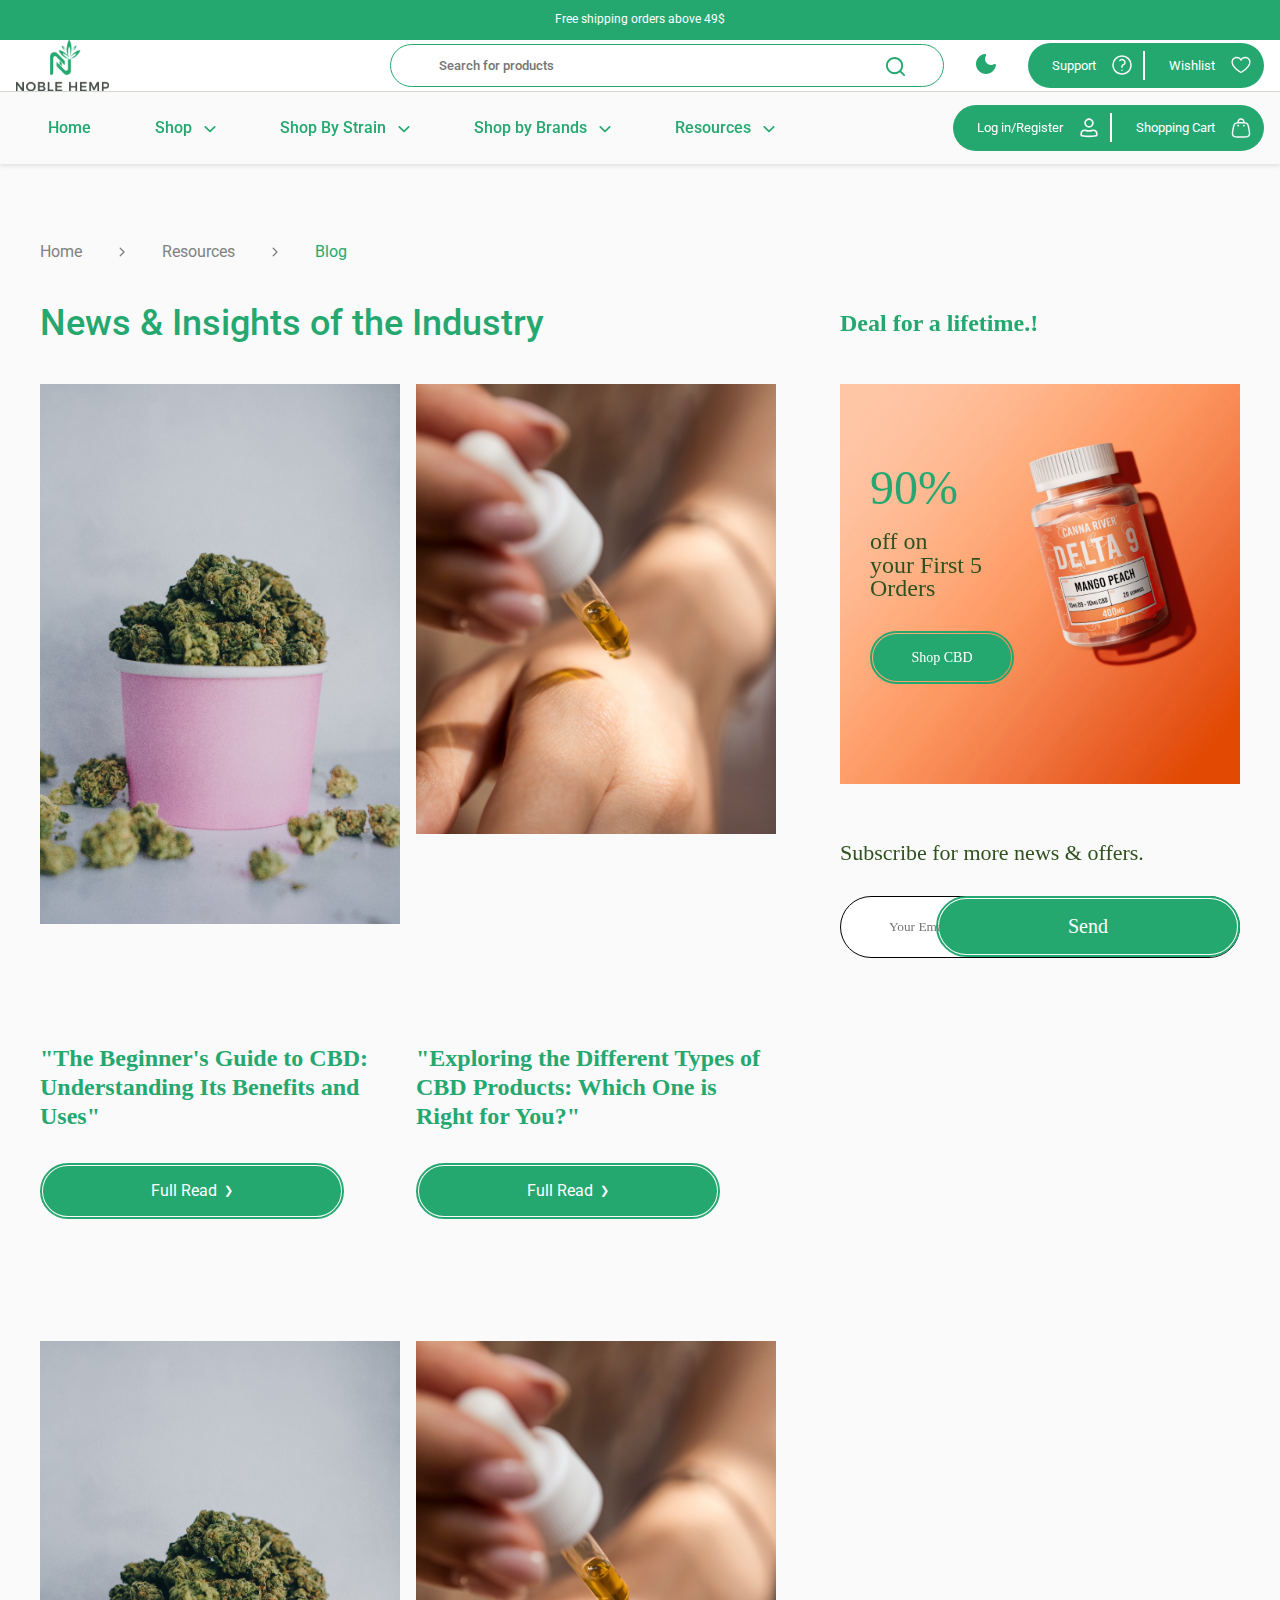
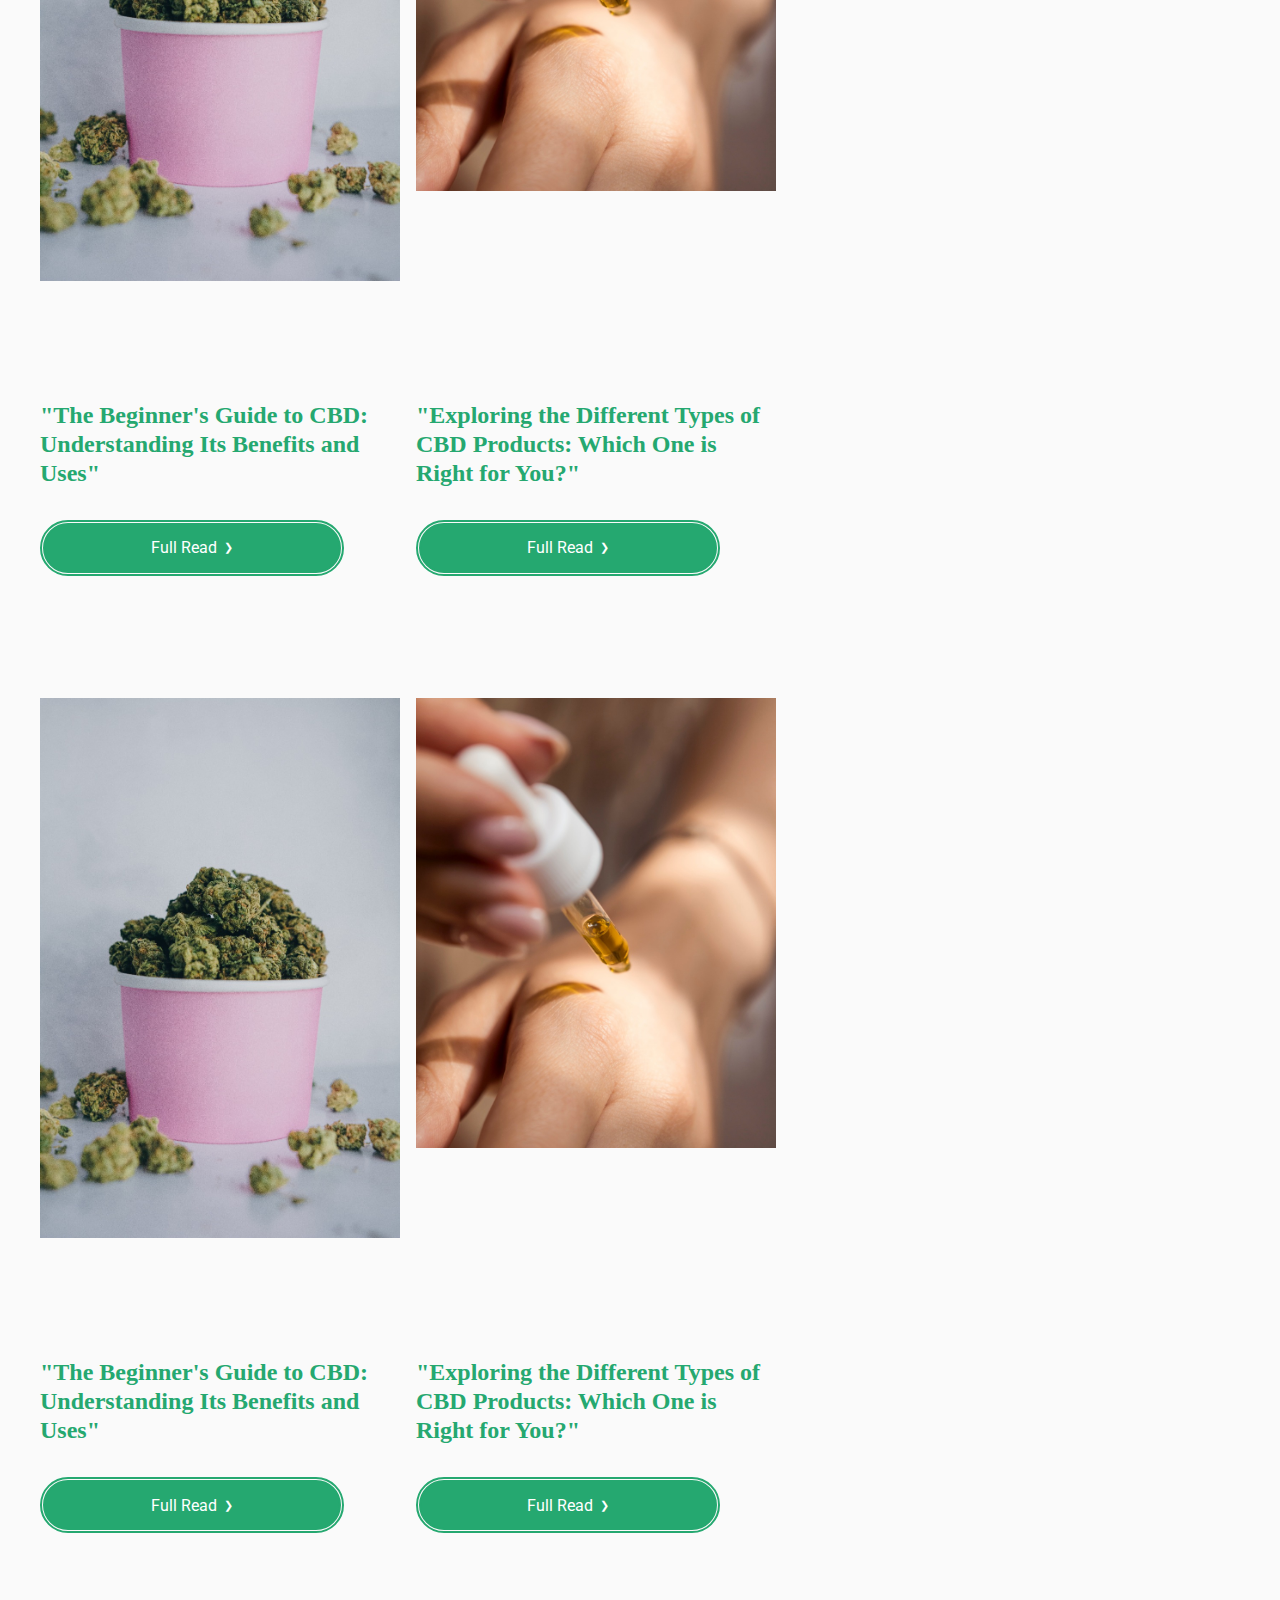
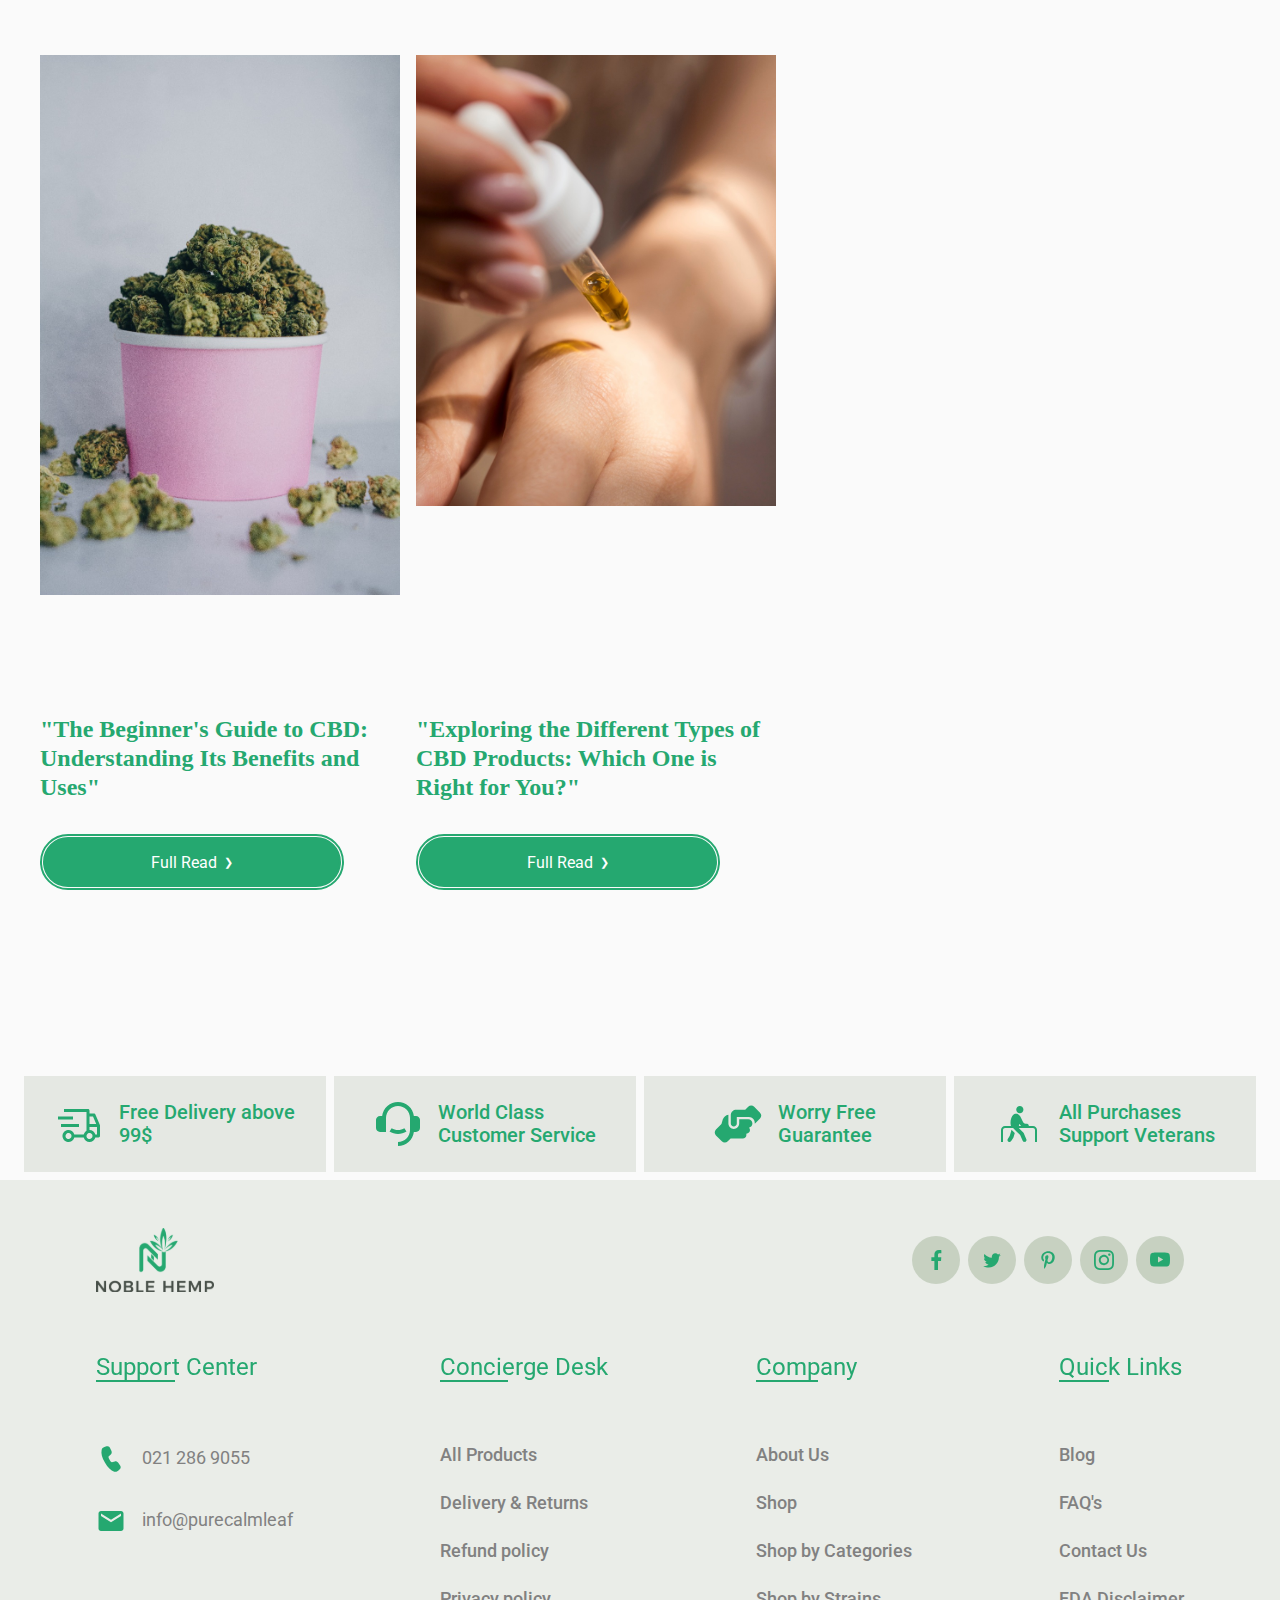
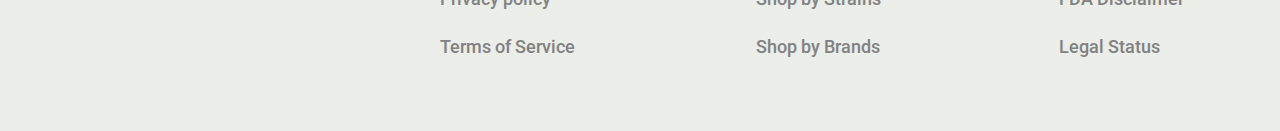
<file: blog.html>
<!DOCTYPE html>
<html lang="en">
  <head>
    <meta charset="UTF-8" />
    <meta name="viewport" content="width=device-width, initial-scale=1.0" />
    <title>Pure Calm Leaf</title>
    <link rel="stylesheet" href="css/style.css" />
    <link rel="stylesheet" href="css/queries.css" />
    <link rel="stylesheet" href="css/owl.carousel.min.css" />
    <link rel="stylesheet" href="css/owl.theme.default.css" />
    <link
      rel="stylesheet"
      href="https://cdnjs.cloudflare.com/ajax/libs/font-awesome/6.4.0/css/all.min.css"
      integrity="sha512-iecdLmaskl7CVkqkXNQ/ZH/XLlvWZOJyj7Yy7tcenmpD1ypASozpmT/E0iPtmFIB46ZmdtAc9eNBvH0H/ZpiBw=="
      crossorigin="anonymous"
      referrerpolicy="no-referrer"
    />
    <link href="https://fonts.googleapis.com/css2?family=Roboto:wght@300;400;500;700&display=swap" rel="stylesheet">
  </head>
  <body>
    <header>
      <div class="topBar">
        <p>Free shipping orders above 49$</p>
      </div>

      <div class="secondar_menuBar flex-row">
        <a href="index.html">
          <div class="main_logo">
            <img src="assets/main-logo.svg" alt="">  
          </div>
        </a>

        <div class="support_wishlist">
          <div class="search_bar">
            <input type="text" placeholder="Search for products" value="" />
            <svg width="21" height="21" viewBox="0 0 21 21" fill="none" xmlns="http://www.w3.org/2000/svg">
              <path d="M16.031 14.617L20.314 18.899L18.899 20.314L14.617 16.031C13.0237 17.3082 11.042 18.0029 9 18C4.032 18 0 13.968 0 9C0 4.032 4.032 0 9 0C13.968 0 18 4.032 18 9C18.0029 11.042 17.3082 13.0237 16.031 14.617ZM14.025 13.875C15.2941 12.5699 16.0029 10.8204 16 9C16 5.133 12.867 2 9 2C5.133 2 2 5.133 2 9C2 12.867 5.133 16 9 16C10.8204 16.0029 12.5699 15.2941 13.875 14.025L14.025 13.875Z" fill="rgba(37, 168, 112, 1)"/>
              </svg>
          </div>
          <button id="theme_Button">
            <svg width="30" height="30" viewBox="0 0 18 18" fill="none" xmlns="http://www.w3.org/2000/svg">
              <path d="M8.01 0.0500082C3.51 0.540008 0 4.36001 0 9.00001C0 11.387 0.948211 13.6761 2.63604 15.364C4.32387 17.0518 6.61305 18 9 18C13.63 18 17.45 14.5 17.95 10C18.04 9.21001 17.17 8.58001 16.41 9.05001C15.5937 9.57107 14.6523 9.86314 13.6844 9.89565C12.7165 9.92816 11.7576 9.69993 10.9082 9.23482C10.0587 8.76971 9.34988 8.08484 8.85586 7.25187C8.36183 6.4189 8.10077 5.46846 8.1 4.50001C8.1 3.44001 8.41 2.44001 8.94 1.61001C9.39 0.940008 8.9 -0.0199918 8.01 0.0500082Z" fill="rgba(37, 168, 112, 1)"/>
              </svg>
          </button>

          <div class="widget_Area">
            <a href="">
              <button id="support" class="support">
                <span>Support</span>
                <svg width="20" height="20" viewBox="0 0 20 20" fill="none" xmlns="http://www.w3.org/2000/svg">
                  <path d="M7.879 5.519C9.05 4.494 10.95 4.494 12.121 5.519C13.293 6.544 13.293 8.206 12.121 9.231C11.918 9.41 11.691 9.557 11.451 9.673C10.706 10.034 10.001 10.672 10.001 11.5V12.25M19 10C19 11.1819 18.7672 12.3522 18.3149 13.4442C17.8626 14.5361 17.1997 15.5282 16.364 16.364C15.5282 17.1997 14.5361 17.8626 13.4442 18.3149C12.3522 18.7672 11.1819 19 10 19C8.8181 19 7.64778 18.7672 6.55585 18.3149C5.46392 17.8626 4.47177 17.1997 3.63604 16.364C2.80031 15.5282 2.13738 14.5361 1.68508 13.4442C1.23279 12.3522 1 11.1819 1 10C1 7.61305 1.94821 5.32387 3.63604 3.63604C5.32387 1.94821 7.61305 1 10 1C12.3869 1 14.6761 1.94821 16.364 3.63604C18.0518 5.32387 19 7.61305 19 10ZM10 15.25H10.008V15.258H10V15.25Z" stroke="#FBF8FC" stroke-width="1.5" stroke-linecap="round" stroke-linejoin="round"/>
                  </svg>
                  
              </button>
            </a>
            <a href="">
              <button id="wishlist-menu" class="wishlist">
                <span>Wishlist</span>
                <svg width="22" height="18" viewBox="0 0 22 18" fill="none" xmlns="http://www.w3.org/2000/svg">
                  <path d="M15.6875 0C13.7516 0 12.0566 0.8325 11 2.23969C9.94344 0.8325 8.24844 0 6.3125 0C4.77146 0.00173694 3.29404 0.614681 2.20436 1.70436C1.11468 2.79404 0.501737 4.27146 0.5 5.8125C0.5 12.375 10.2303 17.6869 10.6447 17.9062C10.7539 17.965 10.876 17.9958 11 17.9958C11.124 17.9958 11.2461 17.965 11.3553 17.9062C11.7697 17.6869 21.5 12.375 21.5 5.8125C21.4983 4.27146 20.8853 2.79404 19.7956 1.70436C18.706 0.614681 17.2285 0.00173694 15.6875 0ZM11 16.3875C9.28812 15.39 2 10.8459 2 5.8125C2.00149 4.66921 2.45632 3.57317 3.26475 2.76475C4.07317 1.95632 5.16921 1.50149 6.3125 1.5C8.13594 1.5 9.66687 2.47125 10.3062 4.03125C10.3628 4.16881 10.4589 4.28646 10.5824 4.36926C10.7059 4.45206 10.8513 4.49627 11 4.49627C11.1487 4.49627 11.2941 4.45206 11.4176 4.36926C11.5411 4.28646 11.6372 4.16881 11.6937 4.03125C12.3331 2.46844 13.8641 1.5 15.6875 1.5C16.8308 1.50149 17.9268 1.95632 18.7353 2.76475C19.5437 3.57317 19.9985 4.66921 20 5.8125C20 10.8384 12.71 15.3891 11 16.3875Z" fill="#FBF8FC"/>
                  </svg>
              </button>
            </a>
          </div>
        </div>

        <!-- for mobile/tablet -->
        <div class="mobile-icons">
          <button id="shopping-cart">
            <img src="/assets/shopping_bag-green.svg" alt="" />
          </button>
          <button id="hamburger-menu">
            <img src="/assets/hamburger.svg" alt="" />
          </button>
          <div class="overlay"></div>
        </div>

        <!-- accordion -->
        <div id="main-accordion" class="accordion">
          <img id="backArrow" src="/assets/off-canvas-backArrow.svg" alt="" />
          <!-- accordion for Shop By Categories -->
          <div class="accordion-item">
            <div class="accordion-header">Shop By Category</div>
            <div class="accordion-content">
              <div class="accordion-item">
                <div class="accordion-header">Featured</div>
                <div class="accordion-content">
                  <ul>
                    <li><a href="">New Products</a></li>
                    <li><a href="">Best Seller</a></li>
                    <li><a href="">Sale/Bundles</a></li>
                    <li><a href="">Apparel</a></li>
                  </ul>
                </div>
              </div>
              <div class="accordion-item">
                <div class="accordion-header">Ingredient</div>
                <div class="accordion-content">
                  <ul>
                    <li><a href="">Delta-9</a></li>
                    <li><a href="">Delta-8</a></li>
                    <li><a href="">HHC</a></li>
                    <li><a href="">CBD</a></li>
                    <li><a href="">THC Blends</a></li>
                  </ul>
                </div>
              </div>
              <div class="accordion-item">
                <div class="accordion-header">Type</div>
                <div class="accordion-content">
                  <ul>
                    <li><a href="">Disposable Vapes</a></li>
                    <li><a href="">Vape Cartridge</a></li>
                    <li><a href="">Edibles/Gummies</a></li>
                    <li><a href="">Flower</a></li>
                    <li><a href="">Tinctures</a></li>
                    <li><a href="">Pet Supplies</a></li>
                  </ul>
                </div>
              </div>
              <div class="accordion-item">
                <div class="accordion-header">Benefits</div>
                <div class="accordion-content">
                  <ul>
                    <li><a href="">Appetite</a></li>
                    <li><a href="">Energy</a></li>
                    <li><a href="">Focus</a></li>
                    <li><a href="">Relief</a></li>
                    <li><a href="">Sleep</a></li>
                  </ul>
                </div>
              </div>
            </div>
          </div>

          <!-- accordion for Shop By Strains -->
          <div class="accordion-item">
            <div class="accordion-header">Shop By Strains</div>
            <div class="accordion-content">
              <a class="option" href="">
                <div class="strain">
                  <img src="/assets/indica.svg" alt="" />
                  <p>Indica</p>
                </div>
              </a>
              <a class="option" href="">
                <div class="strain">
                  <img src="/assets/sativa.svg" alt="" />
                  <p>Sativa</p>
                </div>
              </a>
              <a class="option" href="">
                <div class="strain">
                  <img src="assets/hybrid.svg" alt="" />
                  <p>Hybrid</p>
                </div>
              </a>
            </div>
          </div>

          <!-- accordion for Shop By Brands -->
          <div class="accordion-item">
            <div class="accordion-header">Shop by Brands</div>
            <div class="accordion-content">
              <div class="menu-column">
                <ul>
                  <li><a href="">3 Chi</a></li>
                  <li><a href="">Buzz City</a></li>
                  <li><a href="">Dimo Hemp</a></li>
                  <li><a href="">Ghost Hemp</a></li>
                  <li><a href="">Koi</a></li>
                  <li><a href="">Moonwlkr</a></li>
                  <li><a href="">Space Gods</a></li>
                </ul>
              </div>
              <div class="menu-column">
                <ul>
                  <li><a href="">8 THC</a></li>
                  <li><a href="">Kali Extract</a></li>
                  <li><a href="">Exodus</a></li>
                  <li><a href="">Happi + Strange clouds</a></li>
                  <li><a href="">Kush Brust</a></li>
                  <li><a href="">Mr. O's</a></li>
                  <li><a href="">Sugar Extract Collaboration</a></li>
                </ul>
              </div>
              <div class="menu-column">
                <ul>
                  <li><a href="">Bailey's Pet Products</a></li>
                  <li><a href="">Clean Remedies</a></li>
                  <li><a href="">Extrax</a></li>
                  <li><a href="">Happy Fruit</a></li>
                  <li><a href="">Looper</a></li>
                  <li><a href="">Pure Clear</a></li>
                  <li><a href="">Torch</a></li>
                </ul>
              </div>
              <div class="menu-column">
                <ul>
                  <li><a href="">Binoid</a></li>
                  <li><a href="">Detla Ape</a></li>
                  <li><a href="">Fenix</a></li>
                  <li><a href="">Hummingbird Extracts</a></li>
                  <li><a href="">Looper + Packwood</a></li>
                  <li><a href="">Salp Hemp Co.</a></li>
                </ul>
              </div>
            </div>
          </div>

          <!-- accordion for Resources -->
          <div class="accordion-item">
            <div class="accordion-header">Resources</div>
            <div class="accordion-content">
              <ul>
                <li><a href="">About Us</a></li>
                <li><a href="">FAQ's</a></li>
                <li><a href="/blog.html">Blog</a></li>
                <li><a href="">Is Delta - 8 Legal?</a></li>
                <li><a href="">Is Delta - 9 Legal?</a></li>
                <li><a href="">Lab Results</a></li>
              </ul>
            </div>
          </div>
        </div>
        <!-- accordion -->
      </div>
      <!-- for mobile/tablet -->

      <nav class="primary_menuBar">
        <ul>
          <li class="home"><a href="">Home</a></li>

          <!-- dropdonw for Shop Menu -->
          <li class="dropdown">
            <a href="">Shop</a>
            <div class="dropdown-content">
              <div class="mega-menu">
                <div class="menu-column">
                  <ul>
                    <h3>Featured</h3>
                    <li><a href="">New Products</a></li>
                    <li><a href="">Best Seller</a></li>
                    <li><a href="">Sale/Bundles</a></li>
                    <li><a href="">Apparel</a></li>
                  </ul>
                </div>
                <div class="menu-column">
                  <ul>
                    <h3>Ingredient</h3>
                    <li><a href="">Delta-9</a></li>
                    <li><a href="">Delta-8</a></li>
                    <li><a href="">HHC</a></li>
                    <li><a href="">CBD</a></li>
                    <li><a href="">THC Blends</a></li>
                  </ul>
                </div>
                <div class="menu-column">
                  <ul>
                    <h3>Type</h3>
                    <li><a href="">Disposable Vapes</a></li>
                    <li><a href="">Vape Cartridge</a></li>
                    <li><a href="">Edibles/Gummies</a></li>
                    <li><a href="">Flower</a></li>
                    <li><a href="">Tinctures</a></li>
                    <li><a href="">Pet Supplies</a></li>
                  </ul>
                </div>
                <div class="menu-column">
                  <ul>
                    <h3>Benefits</h3>
                    <li><a href="">Appetite</a></li>
                    <li><a href="">Energy</a></li>
                    <li><a href="">Focus</a></li>
                    <li><a href="">Relief</a></li>
                    <li><a href="">Sleep</a></li>
                  </ul>
                </div>
                <div class="menu-column image-column">
                  <img src="/assets/dropdownImage.svg" alt="Image" />
                </div>
              </div>
              <div class="info-boxes">
                <div class="info-box">
                  <img src="/assets/car-light.svg" alt="" />
                  <div class="content">
                    <h3>Free Shipping</h3>
                    <p>All orders above $49</p>
                  </div>
                </div>
                <div class="info-box">
                  <img src="/assets/stering_Icon.svg" alt="" />
                  <div class="content">
                    <h3>Leading Support</h3>
                    <p>Visit our help desk</p>
                  </div>
                </div>
                <div class="info-box">
                  <img src="/assets/badge.svg" alt="" />
                  <div class="content">
                    <h3>Certifird & Tested CBD</h3>
                    <p>Find out more</p>
                  </div>
                </div>
              </div>
            </div>
          </li>
          <!-- ------------//dropdonw for Shop Menu------------>

          <!-- dropdonw for Shop By Strain -->
          <li class="dropdown dropdown2">
            <a href="">Shop By Strain</a>
            <div class="dropdown-content2">
              <a class="option" href="">
                <div class="strain">
                  <img src="/assets/indica.svg" alt="" />
                  <p>Indica</p>
                </div>
              </a>
              <a class="option" href="">
                <div class="strain">
                  <img src="/assets/sativa.svg" alt="" />
                  <p>Sativa</p>
                </div>
              </a>
              <a class="option" href="">
                <div class="strain">
                  <img src="assets/hybrid.svg" alt="" />
                  <p>Hybrid</p>
                </div>
              </a>
            </div>
          </li>
          <!-----------//dropdonw for Shop By Strain----------->

          <!-- dropdonw for Shop By Brands -->
          <li id="brands" class="dropdown">
            <a href="">Shop by Brands</a>
            <div class="dropdown-content">
              <div class="mega-menu">
                <div class="menu-column">
                  <ul>
                    <li><a href="">3 Chi</a></li>
                    <li><a href="">Buzz City</a></li>
                    <li><a href="">Dimo Hemp</a></li>
                    <li><a href="">Ghost Hemp</a></li>
                    <li><a href="">Koi</a></li>
                    <li><a href="">Moonwlkr</a></li>
                    <li><a href="">Space Gods</a></li>
                  </ul>
                </div>
                <div class="menu-column">
                  <ul>
                    <li><a href="">8 THC</a></li>
                    <li><a href="">Kali Extract</a></li>
                    <li><a href="">Exodus</a></li>
                    <li><a href="">Happi + Strange clouds</a></li>
                    <li><a href="">Kush Brust</a></li>
                    <li><a href="">Mr. O's</a></li>
                    <li><a href="">Sugar Extract Collaboration</a></li>
                  </ul>
                </div>
                <div class="menu-column">
                  <ul>
                    <li><a href="">Bailey's Pet Products</a></li>
                    <li><a href="">Clean Remedies</a></li>
                    <li><a href="">Extrax</a></li>
                    <li><a href="">Happy Fruit</a></li>
                    <li><a href="">Looper</a></li>
                    <li><a href="">Pure Clear</a></li>
                    <li><a href="">Torch</a></li>
                  </ul>
                </div>
                <div class="menu-column">
                  <ul>
                    <li><a href="">Binoid</a></li>
                    <li><a href="">Detla Ape</a></li>
                    <li><a href="">Fenix</a></li>
                    <li><a href="">Hummingbird Extracts</a></li>
                    <li><a href="">Looper + Packwood</a></li>
                    <li><a href="">Salp Hemp Co.</a></li>
                  </ul>
                </div>
              </div>
            </div>
          </li>
          <!----------- dropdonw for Shop By Brands--------- -->

          <!-- dropdonw for Resources -->
          <li id="resources" class="dropdown dropdown2">
            <a href="">Resources</a>
            <div class="dropdown-content2">
              <ul>
                <li><a href="">About Us</a></li>
                <li><a href="">FAQ's</a></li>
                <li><a href="blog.html">Blog</a></li>
                <li><a href="">Is Delta - 8 Legal?</a></li>
                <li><a href="">Is Delta - 9 Legal?</a></li>
                <li><a href="">Lab Results</a></li>
              </ul>
            </div>
          </li>
          <!-----------//dropdonw for Resources----------->
        </ul>

        <div class="widget_Area">
          <a href="loginpage.html">
            <button id="user-account" class="support">
              <span>Log in/Register</span>
              <svg width="16" height="18" viewBox="0 0 16 18" fill="none" xmlns="http://www.w3.org/2000/svg">
                <path fill-rule="evenodd" clip-rule="evenodd" d="M3.75 4.5C3.75 3.94188 3.85993 3.38923 4.07351 2.8736C4.28709 2.35796 4.60015 1.88945 4.9948 1.4948C5.38944 1.10015 5.85796 0.787094 6.3736 0.573512C6.88923 0.359929 7.44188 0.25 8 0.25C8.55812 0.25 9.11077 0.359929 9.6264 0.573512C10.142 0.787094 10.6106 1.10015 11.0052 1.4948C11.3999 1.88945 11.7129 2.35796 11.9265 2.8736C12.1401 3.38923 12.25 3.94188 12.25 4.5C12.25 5.62717 11.8022 6.70817 11.0052 7.5052C10.2082 8.30223 9.12717 8.75 8 8.75C6.87283 8.75 5.79183 8.30223 4.9948 7.5052C4.19777 6.70817 3.75 5.62717 3.75 4.5ZM8 1.75C7.27065 1.75 6.57118 2.03973 6.05546 2.55546C5.53973 3.07118 5.25 3.77065 5.25 4.5C5.25 5.22935 5.53973 5.92882 6.05546 6.44454C6.57118 6.96027 7.27065 7.25 8 7.25C8.72935 7.25 9.42882 6.96027 9.94454 6.44454C10.4603 5.92882 10.75 5.22935 10.75 4.5C10.75 3.77065 10.4603 3.07118 9.94454 2.55546C9.42882 2.03973 8.72935 1.75 8 1.75ZM4 11.75C3.40326 11.75 2.83097 11.9871 2.40901 12.409C1.98705 12.831 1.75 13.4033 1.75 14V15.188C1.75 15.206 1.763 15.222 1.781 15.225C5.9 15.897 10.101 15.897 14.219 15.225C14.2277 15.2236 14.2357 15.219 14.2414 15.2123C14.2471 15.2055 14.2501 15.1969 14.25 15.188V14C14.25 13.4033 14.0129 12.831 13.591 12.409C13.169 11.9871 12.5967 11.75 12 11.75H11.66C11.6332 11.7498 11.6065 11.7538 11.581 11.762L10.716 12.045C8.95117 12.6212 7.04883 12.6212 5.284 12.045L4.418 11.762C4.39311 11.754 4.36713 11.75 4.341 11.75H4ZM0.25 14C0.25 13.0054 0.645088 12.0516 1.34835 11.3483C2.05161 10.6451 3.00544 10.25 4 10.25H4.34C4.525 10.25 4.709 10.28 4.884 10.336L5.75 10.619C7.21204 11.0962 8.78796 11.0962 10.25 10.619L11.116 10.336C11.291 10.279 11.475 10.25 11.659 10.25H12C12.9946 10.25 13.9484 10.6451 14.6517 11.3483C15.3549 12.0516 15.75 13.0054 15.75 14V15.188C15.75 15.942 15.204 16.584 14.46 16.705C10.1817 17.4034 5.81835 17.4034 1.54 16.705C1.17992 16.6464 0.852441 16.4616 0.616109 16.1837C0.379777 15.9057 0.250006 15.5528 0.25 15.188V14Z" fill="#FBF8FC"/>
                </svg>
            </button>
          </a>
          <a href="">
            <button id="shopping-cart" class="wishlist">
              <span>Shopping Cart</span>
              <svg width="20" height="21" viewBox="0 0 20 21" fill="none" xmlns="http://www.w3.org/2000/svg">
                <path d="M14 8C14 8.26522 13.8946 8.51957 13.7071 8.70711C13.5196 8.89464 13.2652 9 13 9C12.7348 9 12.4804 8.89464 12.2929 8.70711C12.1054 8.51957 12 8.26522 12 8C12 7.73478 12.1054 7.48043 12.2929 7.29289C12.4804 7.10536 12.7348 7 13 7C13.2652 7 13.5196 7.10536 13.7071 7.29289C13.8946 7.48043 14 7.73478 14 8ZM8 8C8 8.26522 7.89464 8.51957 7.70711 8.70711C7.51957 8.89464 7.26522 9 7 9C6.73478 9 6.48043 8.89464 6.29289 8.70711C6.10536 8.51957 6 8.26522 6 8C6 7.73478 6.10536 7.48043 6.29289 7.29289C6.48043 7.10536 6.73478 7 7 7C7.26522 7 7.51957 7.10536 7.70711 7.29289C7.89464 7.48043 8 7.73478 8 8Z" fill="#FBF8FC"/>
                <path fill-rule="evenodd" clip-rule="evenodd" d="M9.99993 1.75C9.40319 1.75 8.8309 1.98705 8.40894 2.40901C7.98698 2.83097 7.74993 3.40326 7.74993 4V4.254C8.16793 4.25 8.61793 4.25 9.10493 4.25H10.8949C11.3819 4.25 11.8329 4.25 12.2499 4.254V4C12.2499 3.40326 12.0129 2.83097 11.5909 2.40901C11.169 1.98705 10.5967 1.75 9.99993 1.75ZM13.7499 4.307V4C13.7499 3.00544 13.3548 2.05161 12.6516 1.34835C11.9483 0.645088 10.9945 0.25 9.99993 0.25C9.00537 0.25 8.05154 0.645088 7.34828 1.34835C6.64502 2.05161 6.24993 3.00544 6.24993 4V4.307C6.11493 4.317 5.98493 4.328 5.85893 4.342C4.98093 4.437 4.24593 4.635 3.59393 5.082C3.36955 5.23565 3.15877 5.40828 2.96393 5.598C2.39793 6.15 2.05893 6.832 1.79393 7.674C1.53693 8.493 1.32893 9.533 1.06693 10.84L1.04793 10.935C0.671932 12.818 0.374932 14.302 0.289932 15.484C0.201932 16.692 0.323932 17.707 0.895932 18.588C1.08693 18.882 1.30993 19.153 1.55993 19.398C2.31193 20.132 3.28393 20.45 4.48493 20.602C5.66093 20.75 7.17493 20.75 9.09493 20.75H10.9049C12.8259 20.75 14.3389 20.75 15.5149 20.602C16.7159 20.45 17.6889 20.132 18.4399 19.398C18.6904 19.1533 18.9131 18.8817 19.1039 18.588C19.6759 17.708 19.7979 16.692 19.7109 15.484C19.6249 14.302 19.3289 12.818 18.9509 10.935L18.9329 10.84C18.6719 9.533 18.4629 8.493 18.2059 7.674C17.9409 6.832 17.6019 6.15 17.0359 5.598C16.8411 5.40827 16.6303 5.23564 16.4059 5.082C15.7539 4.635 15.0189 4.437 14.1409 4.342C14.0111 4.3281 13.8811 4.31643 13.7509 4.307H13.7499ZM6.01993 5.833C5.27293 5.913 4.81193 6.066 4.44193 6.319C4.28839 6.42443 4.14419 6.54287 4.01093 6.673C3.68993 6.986 3.45093 7.408 3.22493 8.124C2.99493 8.857 2.80093 9.817 2.52993 11.176C2.13993 13.124 1.86293 14.516 1.78593 15.592C1.70893 16.654 1.83793 17.285 2.15393 17.771C2.28393 17.971 2.43693 18.158 2.60793 18.325C3.02293 18.73 3.61593 18.98 4.67293 19.114C5.74293 19.249 7.16293 19.25 9.14893 19.25H10.8519C12.8379 19.25 14.2559 19.249 15.3269 19.114C16.3839 18.98 16.9769 18.73 17.3919 18.325C17.5632 18.1576 17.7155 17.9718 17.8459 17.771C18.1619 17.285 18.2909 16.654 18.2149 15.591C18.1369 14.515 17.8599 13.124 17.4709 11.176C17.1989 9.817 17.0059 8.856 16.7749 8.124C16.5499 7.408 16.3099 6.986 15.9889 6.673C15.856 6.5429 15.7121 6.42446 15.5589 6.319C15.1889 6.066 14.7269 5.914 13.9799 5.833C13.2169 5.751 12.2369 5.75 10.8509 5.75H9.14993C7.76393 5.75 6.78393 5.751 6.01993 5.833Z" fill="#FBF8FC"/>
                </svg>
            </button>
          </a>
        </div>
      </nav>
    </header>

    <main class="main_blog">
      <!--------------blog-page-start------------- -->
      <div class="blog-banner">
        <div class="container">
          <div class="located-page">
            <ul>
              <li><a href="#">Home</a></li>
              <li class="">
                <img src="assets/arrow-located.svg" alt="" />
              </li>
              <li><a href="#">Resources</a></li>
              <li>
                  <img src="assets/arrow-located.svg" alt="" />
              </li>
              <li><a href="#">Blog</a></li>
            </ul>
          </div>
          <div class="blog-post-tfc">
            <!---------blog-post------------>
            <div class="product-image">
              <h2>News & Insights of the Industry</h2>
                  <div class="blog-section">
                    <div class="tfc-blog-post">
                      <div class="blog-image-box">
                        <img src="assets/bgl1.jpeg" alt=" " />
                      </div>
                      <h4>"The Beginner's Guide to CBD: Understanding Its Benefits and Uses"</h4>
                      <a href="singleblog.html">
                        <div class="btn-container">
                         <button class="cta-btn tfc-read-btn">
                          <p>Full Read</p>
                          <span>&#10095;</span>
                        </button>
                        </div>
                     </a>
                    </div>
                    <div class="tfc-blog-post">
                      <div class="blog-image-box">
                        <img src="assets/bgl2.jpeg" class="fixed-image tfc-zoom-effect" alt="" />
                      </div>
                      <h4>"Exploring the Different Types of CBD Products: Which One is Right for You?"</h4>
                      <a href="singleblog.html">
                        <div class="btn-container">
                         <button class="cta-btn tfc-read-btn">
                          <p>Full Read</p>
                          <span>&#10095;</span>
                        </button>
                        </div>
                     </a>
                    </div>
                    <div class="tfc-blog-post">
                      <div class="blog-image-box">
                        <img src="assets/bgl1.jpeg" class="fixed-image tfc-zoom-effect" alt="" />
                      </div>
                      <h4>"The Beginner's Guide to CBD: Understanding Its Benefits and Uses"</h4>
                      <a href="singleblog.html">
                        <div class="btn-container">
                         <button class="cta-btn tfc-read-btn">
                          <p>Full Read</p>
                          <span>&#10095;</span>
                        </button>
                        </div>
                     </a>
                    </div>
                    <div class="tfc-blog-post">
                      <div class="blog-image-box">
                        <img src="assets/bgl2.jpeg" class="fixed-image tfc-zoom-effect" alt="" />
                      </div>
                      <h4>"Exploring the Different Types of CBD Products: Which One is Right for You?"</h4>
                      <a href="singleblog.html">
                        <div class="btn-container">
                         <button class="cta-btn tfc-read-btn">
                          <p>Full Read</p>
                          <span>&#10095;</span>
                        </button>
                        </div>
                     </a>
                    </div>
                    <div class="tfc-blog-post">
                      <div class="blog-image-box">
                        <img src="assets/bgl1.jpeg" class="fixed-image tfc-zoom-effect" alt="" />
                      </div>
                      <h4>"The Beginner's Guide to CBD: Understanding Its Benefits and Uses"</h4>
                      <a href="singleblog.html">
                        <div class="btn-container">
                         <button class="cta-btn tfc-read-btn">
                          <p>Full Read</p>
                          <span>&#10095;</span>
                        </button>
                        </div>
                     </a>
                    </div>
                    <div class="tfc-blog-post">
                      <div class="blog-image-box">
                        <img src="assets/bgl2.jpeg" class="fixed-image tfc-zoom-effect" alt="" />
                      </div>
                      <h4>"Exploring the Different Types of CBD Products: Which One is Right for You?"</h4>
                      <a href="singleblog.html">
                        <div class="btn-container">
                         <button class="cta-btn tfc-read-btn">
                          <p>Full Read</p>
                          <span>&#10095;</span>
                        </button>
                        </div>
                     </a>
                    </div>
                    <div class="tfc-blog-post">
                      <div class="blog-image-box">
                        <img src="assets/bgl1.jpeg" class="fixed-image tfc-zoom-effect" alt="" />
                      </div>
                      <h4>"The Beginner's Guide to CBD: Understanding Its Benefits and Uses"</h4>
                      <a href="singleblog.html">
                        <div class="btn-container">
                         <button class="cta-btn tfc-read-btn">
                          <p>Full Read</p>
                          <span>&#10095;</span>
                        </button>
                        </div>
                     </a>
                    </div>
                    <div class="tfc-blog-post">
                      <div class="blog-image-box">
                        <img src="assets/bgl2.jpeg" class="fixed-image tfc-zoom-effect" alt="" />
                      </div>
                      <h4>"Exploring the Different Types of CBD Products: Which One is Right for You?"</h4>
                      <a href="singleblog.html">
                        <div class="btn-container ">
                         <button class="cta-btn tfc-read-btn">
                          <p>Full Read</p>
                          <span>&#10095;</span>
                        </button>
                        </div>
                     </a>
                    </div>
          
                  </div>
                </div>
                <!-- <div class="item" data-dot="<button>02</button>">
                </div>
                <div class="item" data-dot="<button>03</button>">
                </div> -->
            <!-------blog-discount-banner--------->
            <div class="product-discount">
              <h4>Deal for a lifetime.!</h4>
              <div class="delta-tfc">
                <div class="delta-image">
                  <img src="assets/side1.png" class="fixed-image" alt=""/>
                </div>
                <div class="delt-image-overlap-text">
                  <h3>90%</h3>
                  <p>off on<br>
                    your First 5<br>
                     Orders</p>
                     <a href="">
                      <div class="tfc-btn-container">
                       <button class="dtx-cta-btn tfc-read-btn">
                      Shop CBD
                      </button>
                      </div>
                   </a>
                </div>
              </div>
              <div class="sign-up">
                <h2>Subscribe for more news & offers.</h2>
                <div class="input-field">
                  <input type="text" placeholder="Your Email Here">
                 <a href="">
                  <div class="btn-container">
                     <button class="cta-btn">Send</button>
                  </div>
                 </a>
                 </div>
              </div>
            </div>
          </div>
        </div>
      </div>
          <!-------------- blog-page-end--------------->

          <!----------------- Section-10 Starts---------------- -->
      <section class="section-10">
        <div class="delivery-services grid-row">
          <div class="column">
            <svg width="48" height="48" viewBox="0 0 48 48" fill="none" xmlns="http://www.w3.org/2000/svg">
              <path d="M6 24H24V27H6V24ZM3 16.5H18V19.5H3V16.5Z" fill="#25A870"/>
              <path d="M44.8785 24.909L40.3785 14.409C40.263 14.1391 40.0708 13.9091 39.8258 13.7475C39.5807 13.5859 39.2936 13.4998 39 13.5H34.5V10.5C34.5 10.1022 34.342 9.72064 34.0607 9.43934C33.7794 9.15804 33.3978 9 33 9H9.00001V12H31.5V30.834C30.8165 31.2309 30.2183 31.7592 29.74 32.3884C29.2617 33.0176 28.9126 33.7352 28.713 34.5H19.287C18.9219 33.086 18.0537 31.8537 16.845 31.0341C15.6363 30.2145 14.1702 29.8638 12.7215 30.0478C11.2728 30.2318 9.94091 30.9379 8.97553 32.0337C8.01015 33.1294 7.47754 34.5396 7.47754 36C7.47754 37.4604 8.01015 38.8706 8.97553 39.9663C9.94091 41.0621 11.2728 41.7682 12.7215 41.9522C14.1702 42.1362 15.6363 41.7855 16.845 40.9659C18.0537 40.1463 18.9219 38.914 19.287 37.5H28.713C29.0393 38.7874 29.7856 39.9292 30.8337 40.7448C31.8818 41.5604 33.172 42.0032 34.5 42.0032C35.8281 42.0032 37.1182 41.5604 38.1663 40.7448C39.2145 39.9292 39.9607 38.7874 40.287 37.5H43.5C43.8978 37.5 44.2794 37.342 44.5607 37.0607C44.842 36.7794 45 36.3978 45 36V25.5C45.0001 25.2968 44.9587 25.0957 44.8785 24.909ZM13.5 39C12.9067 39 12.3267 38.8241 11.8333 38.4944C11.34 38.1648 10.9554 37.6962 10.7284 37.1481C10.5013 36.5999 10.4419 35.9967 10.5577 35.4147C10.6734 34.8328 10.9591 34.2982 11.3787 33.8787C11.7983 33.4591 12.3328 33.1734 12.9147 33.0576C13.4967 32.9419 14.0999 33.0013 14.6481 33.2284C15.1962 33.4554 15.6648 33.8399 15.9944 34.3333C16.3241 34.8266 16.5 35.4067 16.5 36C16.4992 36.7954 16.1829 37.558 15.6205 38.1204C15.058 38.6829 14.2954 38.9992 13.5 39ZM34.5 16.5H38.01L41.226 24H34.5V16.5ZM34.5 39C33.9067 39 33.3267 38.8241 32.8333 38.4944C32.34 38.1648 31.9554 37.6962 31.7284 37.1481C31.5013 36.5999 31.4419 35.9967 31.5577 35.4147C31.6734 34.8328 31.9591 34.2982 32.3787 33.8787C32.7983 33.4591 33.3328 33.1734 33.9147 33.0576C34.4967 32.9419 35.0999 33.0013 35.6481 33.2284C36.1962 33.4554 36.6648 33.8399 36.9944 34.3333C37.3241 34.8266 37.5 35.4067 37.5 36C37.4992 36.7954 37.1829 37.558 36.6205 38.1204C36.058 38.6829 35.2954 38.9992 34.5 39ZM42 34.5H40.287C39.9566 33.2151 39.2092 32.0763 38.1619 31.2619C37.1146 30.4475 35.8267 30.0037 34.5 30V27H42V34.5Z" fill="#25A870"/>
              </svg>
            <span
              >Free Delivery above <br />
              <span>99$</span>
            </span>
          </div>
          <div class="column">
            <svg width="48" height="48" viewBox="0 0 48 48" fill="none" xmlns="http://www.w3.org/2000/svg">
              <path d="M42 15.9998C43.0609 15.9998 44.0783 16.4212 44.8284 17.1714C45.5786 17.9215 46 18.9389 46 19.9998V27.9998C46 29.0607 45.5786 30.0781 44.8284 30.8282C44.0783 31.5784 43.0609 31.9998 42 31.9998H39.876C39.3884 35.8664 37.5065 39.4222 34.5835 41.9998C31.6605 44.5774 27.8972 45.9997 24 45.9998V41.9998C27.1826 41.9998 30.2348 40.7355 32.4853 38.4851C34.7357 36.2346 36 33.1824 36 29.9998V17.9998C36 14.8172 34.7357 11.765 32.4853 9.51452C30.2348 7.26408 27.1826 5.9998 24 5.9998C20.8174 5.9998 17.7652 7.26408 15.5147 9.51452C13.2643 11.765 12 14.8172 12 17.9998V31.9998H6C4.93913 31.9998 3.92172 31.5784 3.17157 30.8282C2.42143 30.0781 2 29.0607 2 27.9998V19.9998C2 18.9389 2.42143 17.9215 3.17157 17.1714C3.92172 16.4212 4.93913 15.9998 6 15.9998H8.124C8.61206 12.1336 10.4942 8.57835 13.4171 6.00115C16.3401 3.42396 20.1031 2.00195 24 2.00195C27.8969 2.00195 31.6599 3.42396 34.5828 6.00115C37.5058 8.57835 39.3879 12.1336 39.876 15.9998H42ZM15.52 31.5698L17.64 28.1778C19.5461 29.3719 21.7507 30.0034 24 29.9998C26.2493 30.0034 28.4538 29.3719 30.36 28.1778L32.48 31.5698C29.9385 33.1621 26.9991 34.0044 24 33.9998C21.0009 34.0045 18.0614 33.1622 15.52 31.5698Z" fill="#25A870"/>
              </svg>
            <span
              >World Class <br />
              <span>Customer Service</span>
            </span>
          </div>
          <div class="column">
            <svg width="48" height="39" viewBox="0 0 48 39" fill="none" xmlns="http://www.w3.org/2000/svg">
              <path d="M40.8001 18.5273V18.7738L46.0276 13.5667C47.6701 11.9306 47.6701 9.286 46.0276 7.64991L40.1701 1.82277C38.5276 0.186682 35.8726 0.186682 34.2301 1.82277L31.2226 4.81852C31.0201 4.79611 30.8101 4.78116 30.6001 4.78116H22.2001C19.4176 4.78116 17.1301 6.87296 16.8301 9.56242H16.8001V18.5273C16.8001 20.1783 18.1426 21.5155 19.8001 21.5155C21.4576 21.5155 22.8001 20.1783 22.8001 18.5273V11.953H34.8001C38.1151 11.953 40.8001 14.6276 40.8001 17.9296V18.5273ZM25.2001 14.3437V18.5273C25.2001 21.5006 22.7851 23.9062 19.8001 23.9062C16.8151 23.9062 14.4001 21.5006 14.4001 18.5273V9.667C11.7076 10.1302 9.4651 12.08 8.7001 14.762L7.4626 19.0651L1.9726 24.5337C0.330098 26.1698 0.330098 28.8144 1.9726 30.4505L7.8301 36.2851C9.4726 37.9212 12.1276 37.9212 13.7701 36.2851L16.5976 33.4687C16.6651 33.4687 16.7326 33.4761 16.8001 33.4761H28.8001C30.7876 33.4761 32.4001 31.8699 32.4001 29.8902C32.4001 29.4718 32.3251 29.0684 32.1976 28.6949H32.4001C34.3876 28.6949 36.0001 27.0887 36.0001 25.1089C36.0001 24.1527 35.6251 23.2861 35.0101 22.6436C36.9376 22.2701 38.3926 20.5817 38.4001 18.5497V18.5198C38.3926 16.2188 36.5176 14.3511 34.2001 14.3511H25.2001V14.3437Z" fill="#25A870"/>
              </svg>
            <span
              >Worry Free <br />
              <span>Guarantee</span>
            </span>
          </div>
          <div class="column">
            <svg width="48" height="48" viewBox="0 0 48 48" fill="none" xmlns="http://www.w3.org/2000/svg">
              <path fill-rule="evenodd" clip-rule="evenodd" d="M28.425 9.6C28.425 10.5548 28.0457 11.4705 27.3706 12.1456C26.6955 12.8207 25.7798 13.2 24.825 13.2C23.8702 13.2 22.9545 12.8207 22.2794 12.1456C21.6043 11.4705 21.225 10.5548 21.225 9.6C21.225 8.64522 21.6043 7.72955 22.2794 7.05442C22.9545 6.37928 23.8702 6 24.825 6C25.7798 6 26.6955 6.37928 27.3706 7.05442C28.0457 7.72955 28.425 8.64522 28.425 9.6ZM38 28H23.752L28.238 32.426C28.4202 32.6059 28.5662 32.8191 28.668 33.054L31.335 39.204C31.4395 39.445 31.4956 39.7042 31.4999 39.9668C31.5043 40.2295 31.4569 40.4904 31.3604 40.7347C31.2639 40.979 31.1203 41.2019 30.9376 41.3907C30.755 41.5795 30.537 41.7305 30.296 41.835C30.055 41.9395 29.7958 41.9956 29.5332 41.9999C29.2705 42.0043 29.0096 41.9569 28.7653 41.8604C28.521 41.7639 28.2981 41.6203 28.1093 41.4376C27.9205 41.255 27.7695 41.037 27.665 40.796L25.152 35L18.057 28H10C9.46957 28 8.96086 28.2107 8.58579 28.5858C8.21071 28.9609 8 29.4696 8 30V42H6V30C6 28.9391 6.42143 27.9217 7.17157 27.1716C7.92172 26.4214 8.93913 26 10 26H15.964C15.215 23.478 15.49 20.872 16.081 18.856C16.398 17.775 16.826 16.79 17.305 16.004C17.5389 15.6125 17.8131 15.2465 18.123 14.912C18.406 14.613 18.833 14.237 19.403 14.025C20.645 13.564 21.947 13.599 23.108 14.199C24.221 14.775 25.005 15.764 25.513 16.855C25.723 17.305 25.916 17.725 26.097 18.118C26.537 19.068 26.904 19.867 27.257 20.569C27.753 21.555 28.145 22.193 28.525 22.635C28.872 23.04 29.211 23.282 29.643 23.451C30.113 23.635 30.789 23.768 31.86 23.8C32.1344 23.8082 32.4042 23.8729 32.6526 23.9899C32.9009 24.1069 33.1225 24.2738 33.3036 24.4802C33.4846 24.6865 33.6213 24.928 33.7049 25.1895C33.7886 25.4509 33.8176 25.7268 33.79 26H38C39.0609 26 40.0783 26.4214 40.8284 27.1716C41.5786 27.9217 42 28.9391 42 30V42H40V30C40 29.4696 39.7893 28.9609 39.4142 28.5858C39.0391 28.2107 38.5304 28 38 28ZM24.363 23.627L23.848 26H26.24C25.972 25.7651 25.7213 25.5111 25.49 25.24C25.0669 24.7371 24.6898 24.1972 24.363 23.627ZM16.486 29.773L19.786 32.939L18.539 37.149C18.489 37.32 18.415 37.484 18.321 37.635L16.199 41.055C15.9192 41.5057 15.4718 41.8269 14.9552 41.9477C14.4387 42.0686 13.8952 41.9793 13.4445 41.6995C12.9938 41.4197 12.6726 40.9723 12.5518 40.4557C12.4309 39.9392 12.5202 39.3957 12.8 38.945L14.78 35.755L16.122 31.227L16.486 29.773Z" fill="#25A870"/>
              </svg>
            <span
              >All Purchases <br />
              <span>Support Veterans</span>
            </span>
          </div>
        </div>
      </section>
      <!----------------- //Section-10 Ends---------------- -->
    </main>


   <!----------------- Footer Section Starts---------------- -->
   <footer>
    <div class="container">
      <div class="social-links">
        <a href="index.html">
          <div class="main_logo">
            <img src="assets/main-logo-footer.svg" alt="">  
          </div>
        </a>
        <div class="social-icons">
          <a href=""
            ><div class="icon">
              <img src="/assets/fb-icon-default.svg" alt="" /></div
          ></a>
          <a href=""
            ><div class="icon">
              <img src="/assets/tweeter-icon-default.svg" alt="" /></div
          ></a>
          <a href=""
            ><div class="icon">
              <img src="/assets/pinterest-icon-default.svg" alt="" /></div
          ></a>
          <a href=""
            ><div class="icon">
              <img src="/assets/instagram-icon-default.svg" alt="" /></div
          ></a>
          <a href=""
            ><div class="icon">
              <img src="/assets/youtube-icon-default.svg" alt="" /></div
          ></a>
        </div>
      </div>

      <!-- Footer navigation for Desktop -->
      <div class="foot-nav">
        <div class="foot-links">
          <span>Support Center</span>
          <a href="" class="phone">
            <img src="/assets/phone.svg" alt="" />
            <p>021 286 9055</p>
          </a>
          <a href="" class="e-mail">
            <img src="/assets/mail.svg" alt="" />
            <p>info@purecalmleaf</p>
          </a>
        </div>
        <div class="foot-links">
          <span>Concierge Desk</span>
          <ul>
            <li><a href=""> All Products </a></li>
            <li><a href=""> Delivery & Returns </a></li>
            <li><a href="">Refund policy</a></li>
            <li><a href="">Privacy policy</a></li>
            <li><a href="">Terms of Service</a></li>
          </ul>
        </div>
        <div class="foot-links">
          <span>Company</span>
          <ul>
            <li><a href="">About Us</a></li>
            <li><a href="">Shop</a></li>
            <li><a href="">Shop by Categories</a></li>
            <li><a href="">Shop by Strains</a></li>
            <li><a href="">Shop by Brands</a></li>
          </ul>
        </div>
        <div class="foot-links">
          <span>Quick Links</span>
          <ul>
            <li><a href="">Blog</a></li>
            <li><a href="">FAQ's</a></li>
            <li><a href="">Contact Us</a></li>
            <li><a href="">FDA Disclaimer</a></li>
            <li><a href="">Legal Status</a></li>
          </ul>
        </div>
      </div>
      <!-- //Footer navigation for Desktop -->

      <!-- Footer navigation for Mobile -->
      <div class="accordion2">
        <div class="contentBx">
          <div class="label">
            <li>Support Centre</li>
          </div>
          <div class="content">
            <div class="foot-links">
              <a href="" class="phone">
                <svg width="24" height="24" viewBox="0 0 24 24" fill="none" xmlns="http://www.w3.org/2000/svg">
                  <path d="M6.72867 2.31644L8.38895 1.81586C8.9369 1.65092 9.52615 1.69094 10.0468 1.92846C10.5674 2.16598 10.9838 2.58477 11.2184 3.10672L12.3824 5.69529C12.5844 6.14437 12.6407 6.64544 12.5434 7.12816C12.4461 7.61087 12.2 8.05099 11.8398 8.38672L10.0681 10.0376C9.83067 10.263 10.0107 11.1416 10.8781 12.645C11.7464 14.1493 12.4175 14.7441 12.727 14.6516L15.0481 13.9419C15.5186 13.798 16.0223 13.8049 16.4887 13.9617C16.9551 14.1184 17.3607 14.4172 17.6487 14.8161L19.303 17.109C19.6371 17.572 19.7918 18.1406 19.7384 18.709C19.6849 19.2775 19.427 19.8072 19.0124 20.1999L17.7335 21.411C17.3207 21.802 16.8115 22.0764 16.258 22.2064C15.7045 22.3363 15.1264 22.3171 14.5827 22.1507C11.9032 21.3304 9.42181 18.8961 7.10495 14.8821C4.78295 10.8622 3.9061 7.47129 4.51724 4.70101C4.6405 4.1428 4.9104 3.62756 5.29912 3.2084C5.68784 2.78925 6.18131 2.48135 6.72867 2.31644Z" fill="#25A870"/>
                  </svg>
                <p>021 286 9055</p>
              </a>
              <a href="" class="e-mail">
                <svg width="24" height="24" viewBox="0 0 24 24" fill="none" xmlns="http://www.w3.org/2000/svg">
                  <path d="M20 4H4C2.9 4 2.01 4.9 2.01 6L2 18C2 19.1 2.9 20 4 20H20C21.1 20 22 19.1 22 18V6C22 4.9 21.1 4 20 4ZM20 8L12 13L4 8V6L12 11L20 6V8Z" fill="#25A870"/>
                  </svg>
                <p>info@purecalmleaf</p>
              </a>
            </div>
          </div>
        </div>

        <div class="contentBx">
          <div class="label">
            <li>Concierge Desk</li>
          </div>
          <div class="content">
            <div class="foot-links">
              <span>Concierge Desk</span>
              <ul>
                <li><a href=""> All Products </a></li>
                <li><a href=""> Delivery & Returns </a></li>
                <li><a href="">Refund policy</a></li>
                <li><a href="">Privacy policy</a></li>
                <li><a href="">Terms of Service</a></li>
              </ul>
            </div>
          </div>
        </div>

        <div class="contentBx">
          <div class="label">
            <li>Company</li>
          </div>
          <div class="content">
            <div class="foot-links">
              <span>Company</span>
              <ul>
                <li><a href="">About Us</a></li>
                <li><a href="">Shop</a></li>
                <li><a href="">Shop by Categories</a></li>
                <li><a href="">Shop by Strains</a></li>
                <li><a href="">Shop by Brands</a></li>
              </ul>
            </div>
          </div>
        </div>

        <div class="contentBx">
          <div class="label">
            <li>Quick Links</li>
          </div>
          <div class="content">
            <div class="foot-links">
              <span>Quick Links</span>
              <ul>
                <li><a href="">Blog</a></li>
                <li><a href="">FAQ's</a></li>
                <li><a href="">Contact Us</a></li>
                <li><a href="">FDA Disclaimer</a></li>
                <li><a href="">Legal Status</a></li>
              </ul>
            </div>
          </div>
        </div>
      </div>
      <!-- //Footer navigation for Mobile -->
    </div>
  </footer>
  <!----------------- //Footer Section Ends---------------- -->

    <script src="https://code.jquery.com/jquery-3.7.0.min.js" 
    integrity="sha256-2Pmvv0kuTBOenSvLm6bvfBSSHrUJ+3A7x6P5Ebd07/g="crossorigin="anonymous"></script>
    <script src="/js/script.js"></script>
  </body>
</html>
</file>
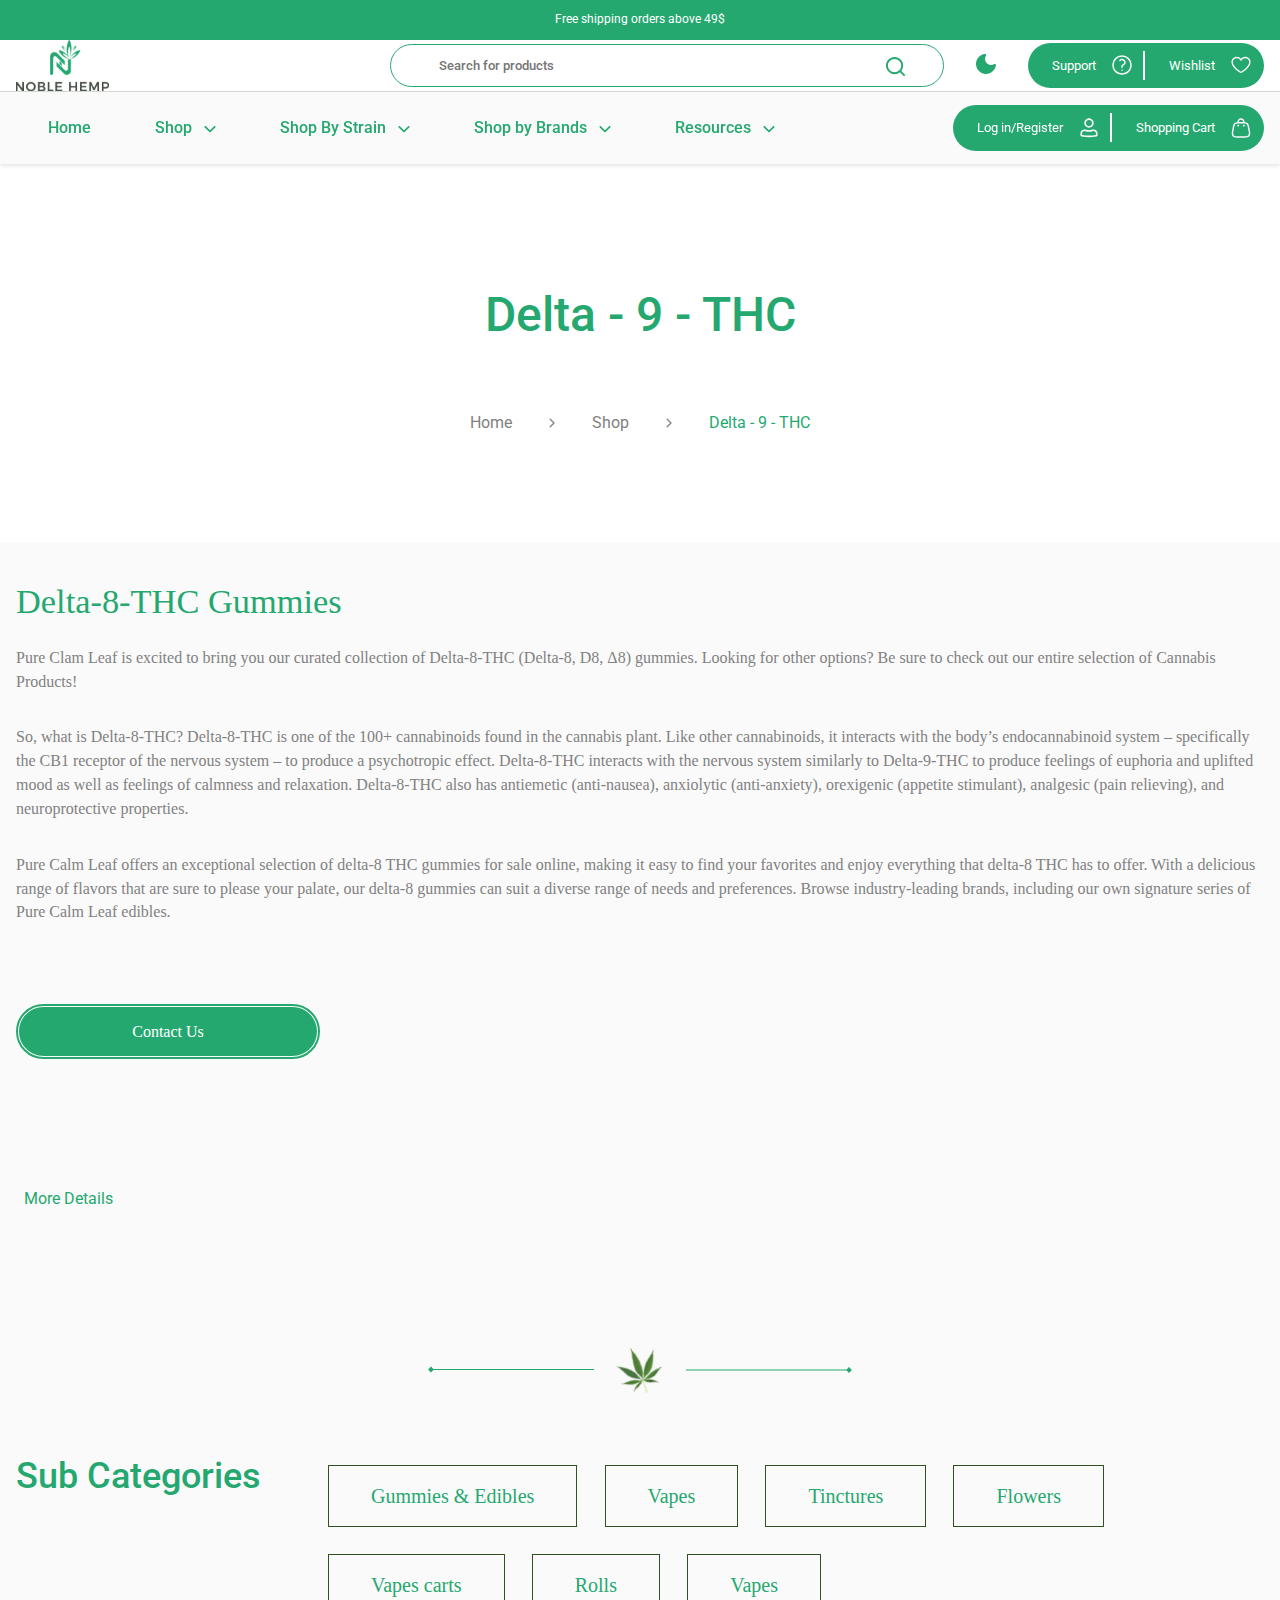
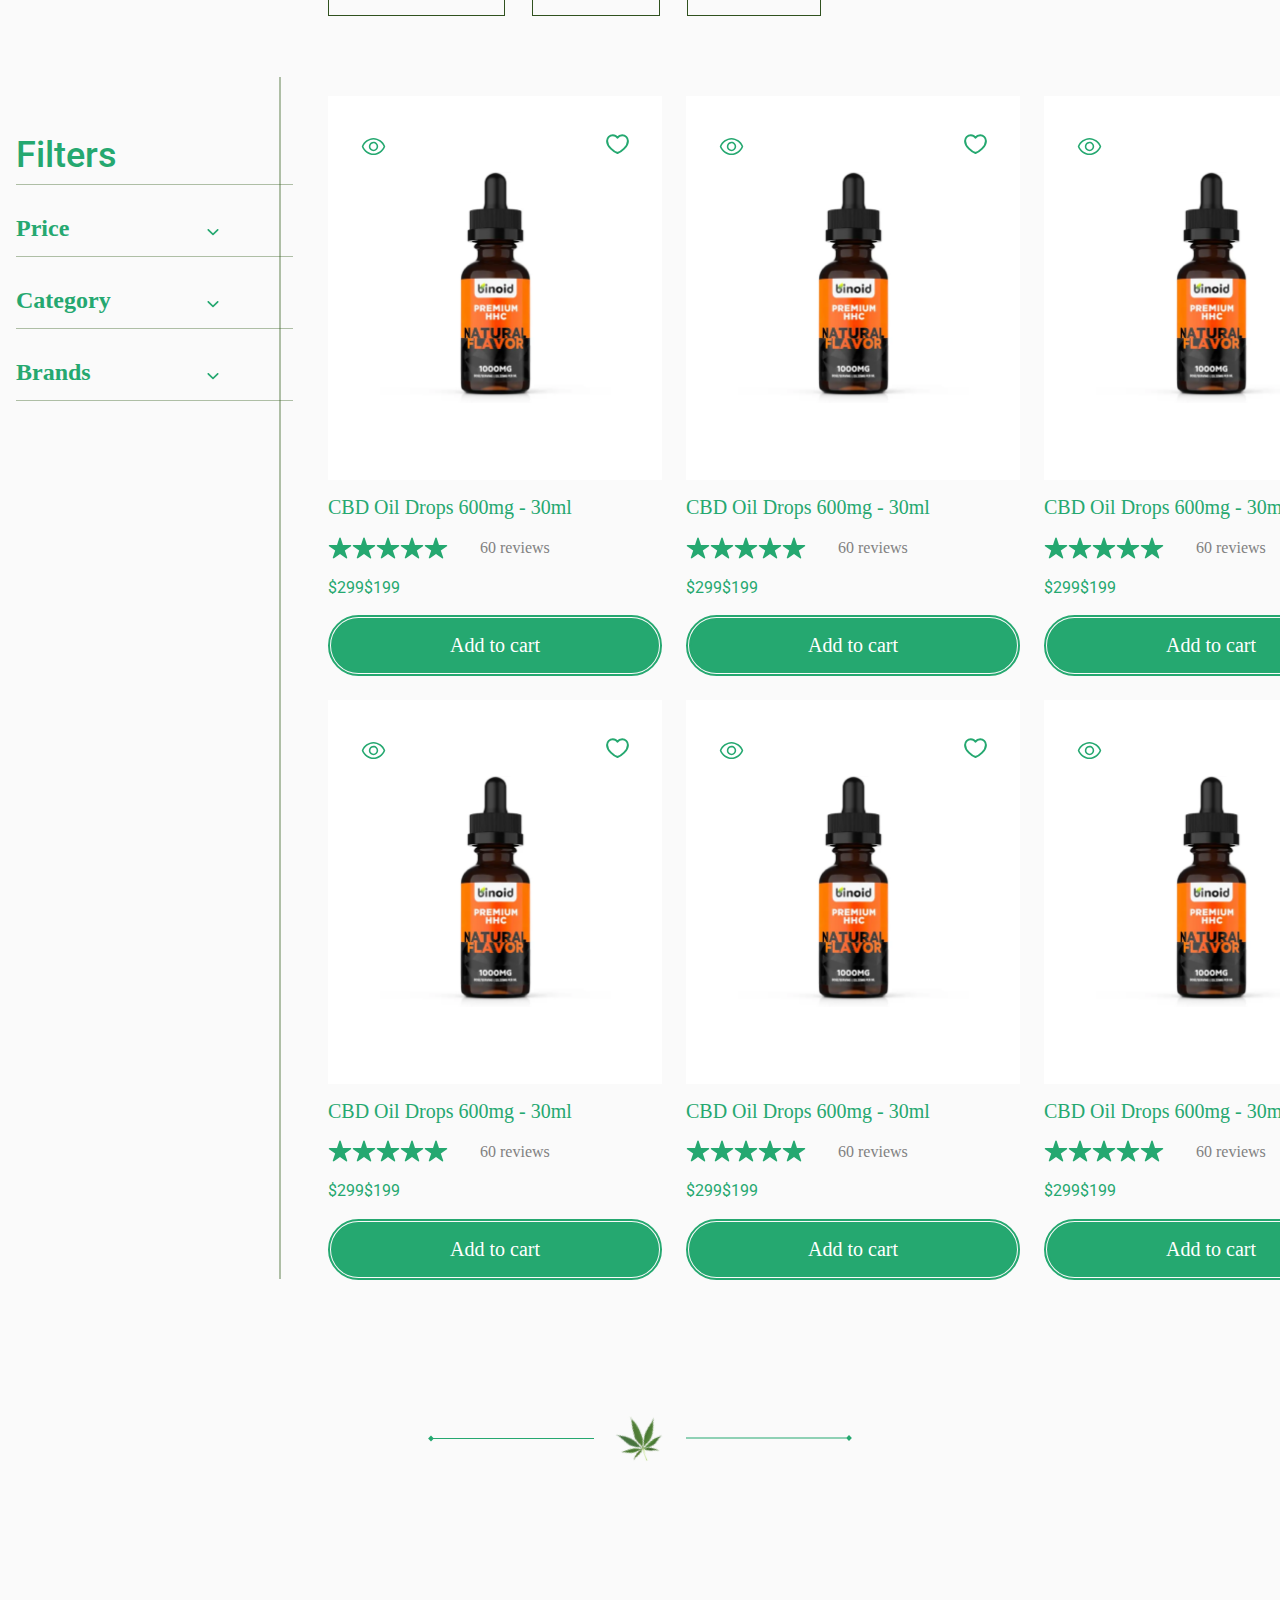
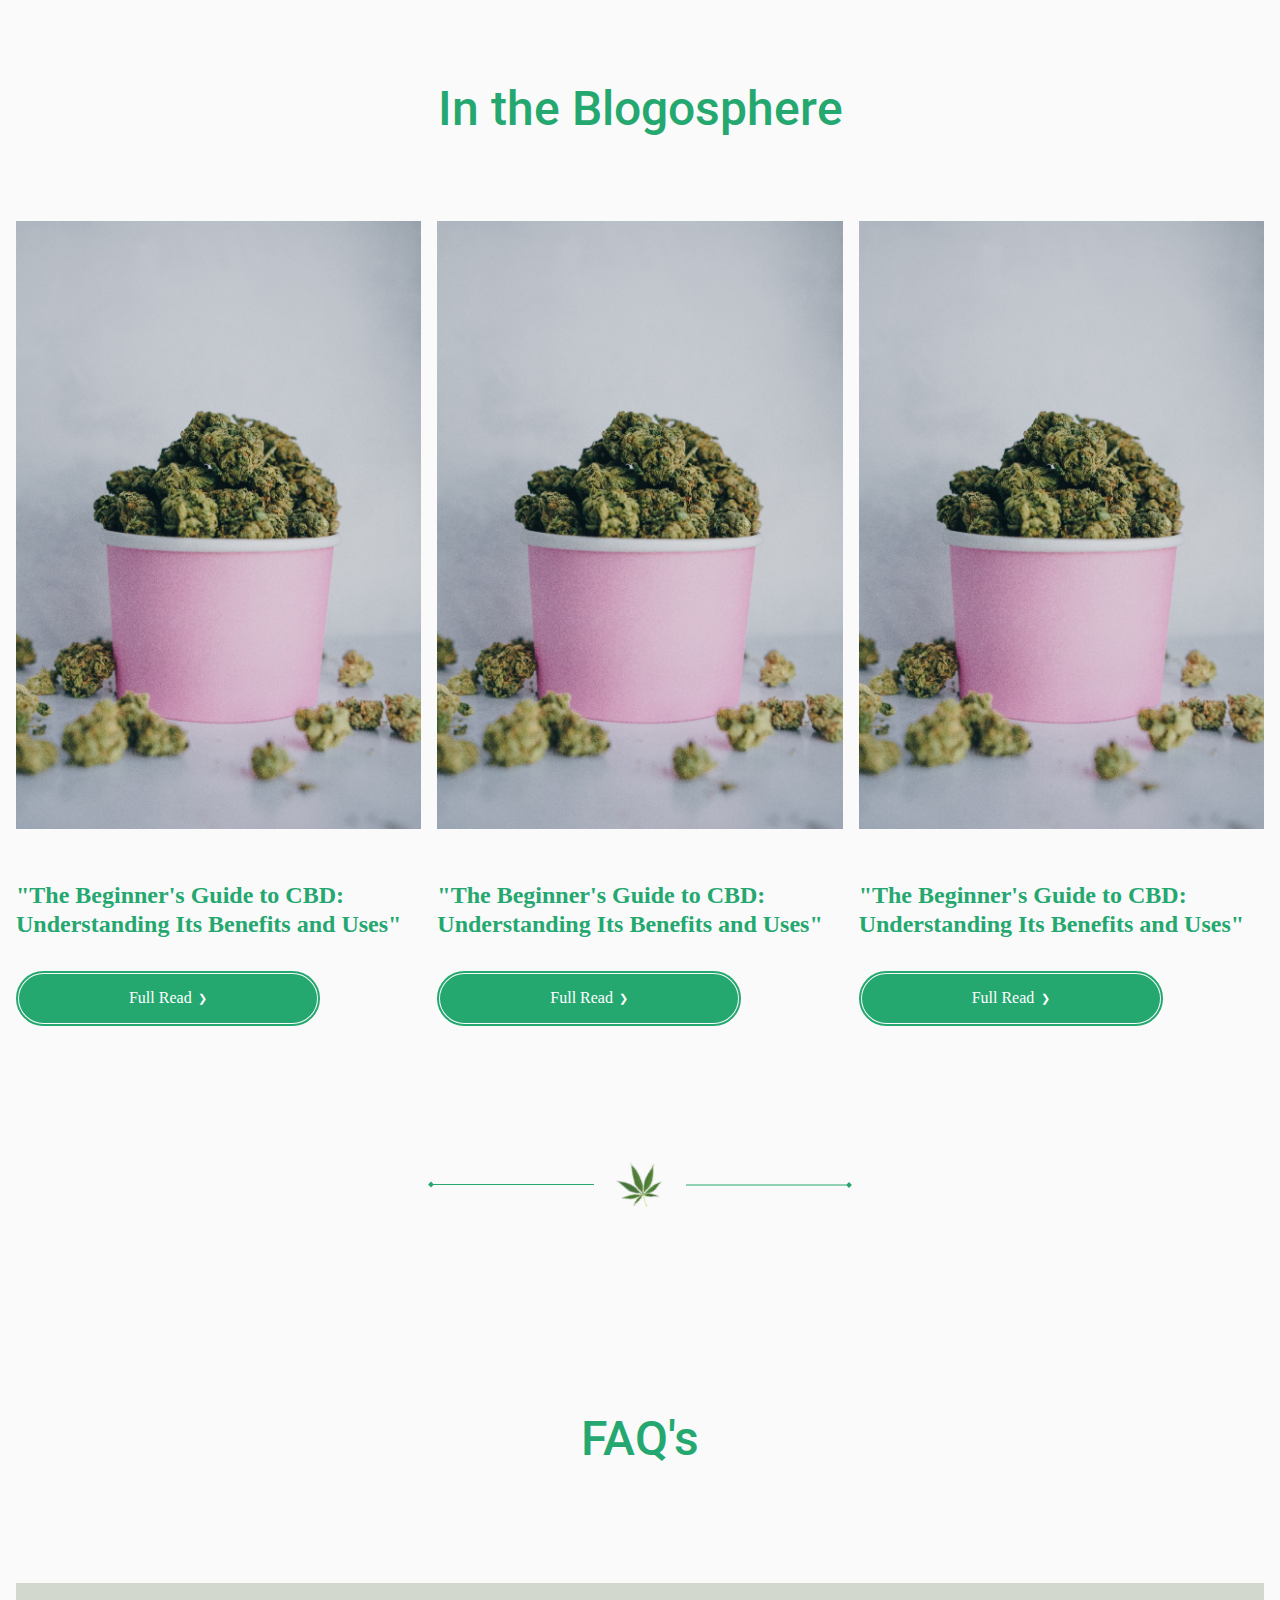
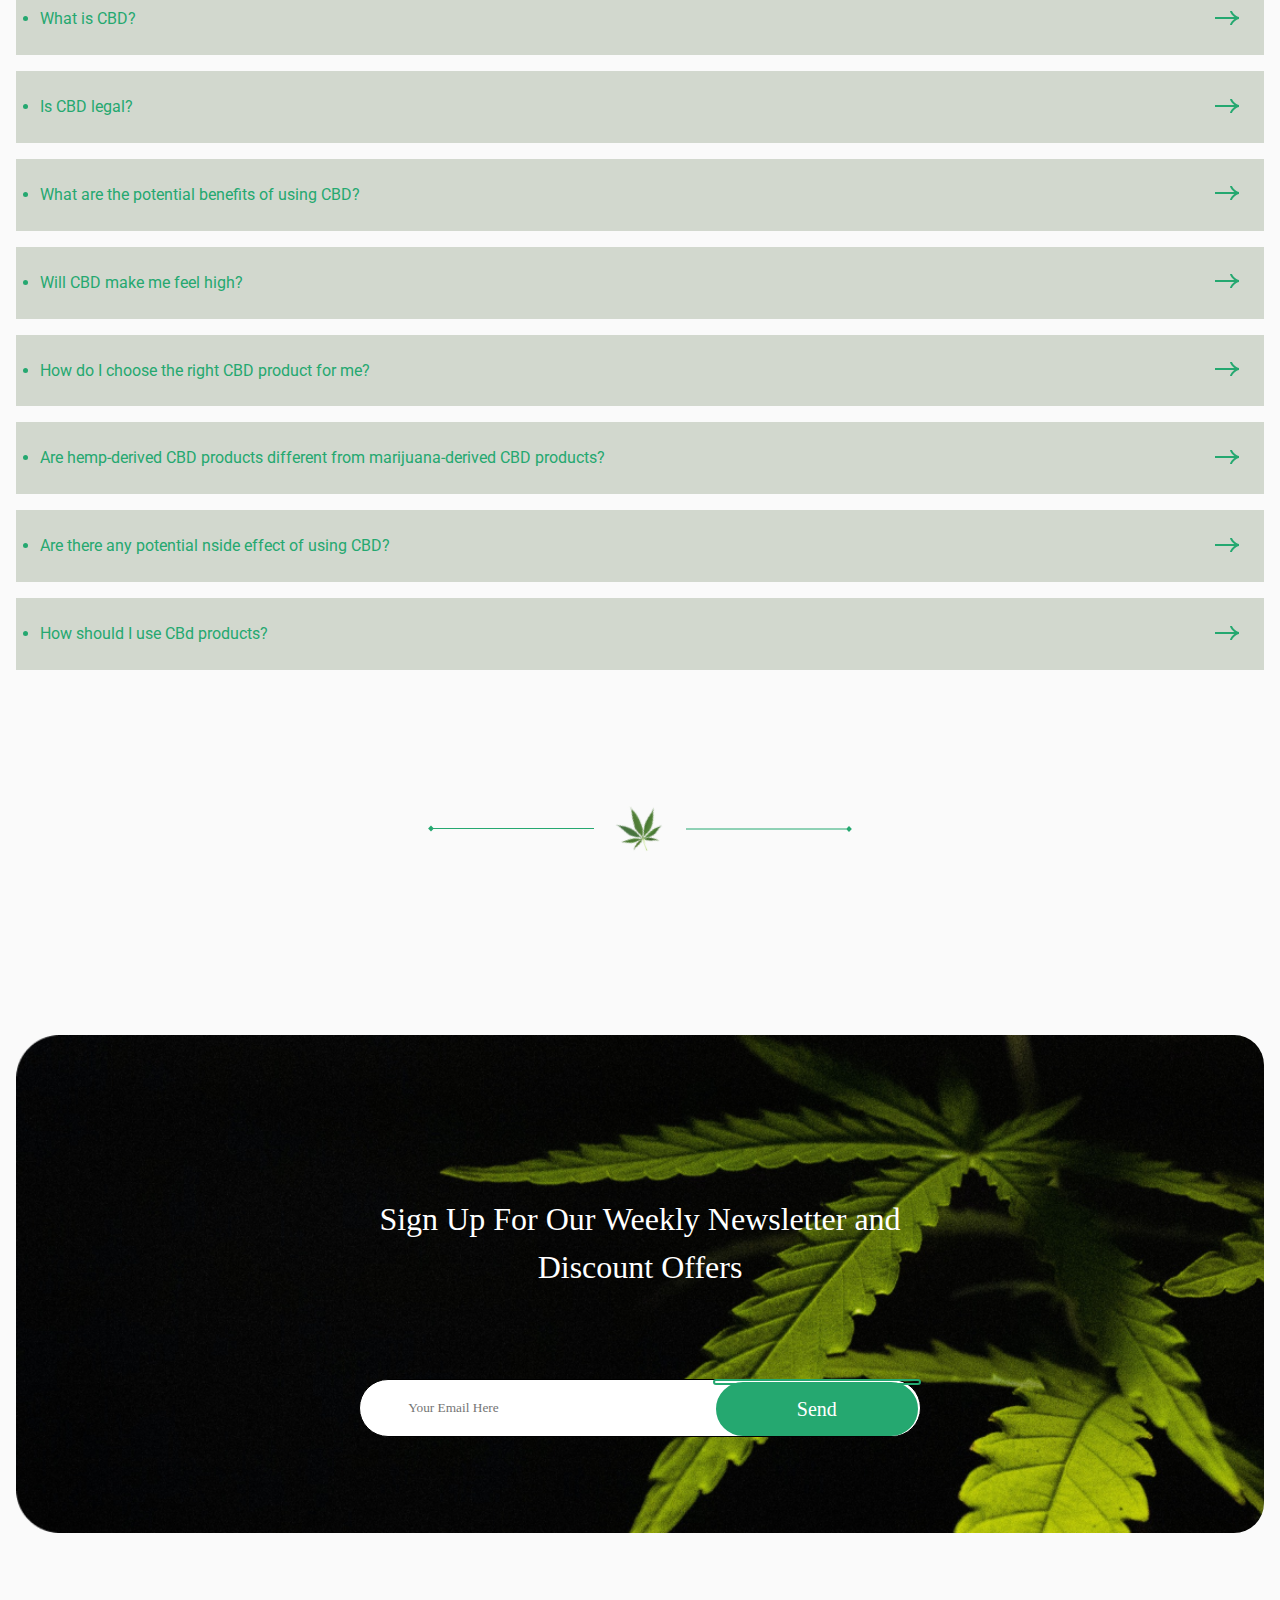
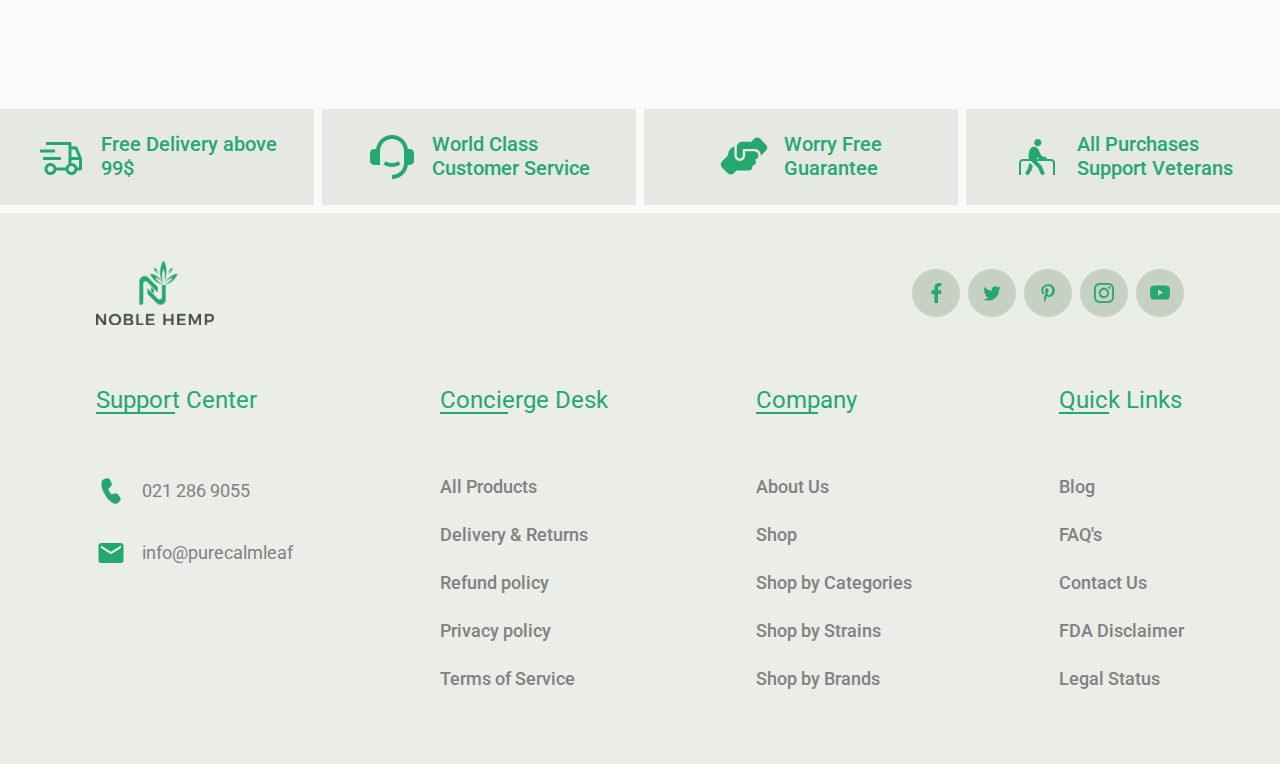
<file: category.html>
<!DOCTYPE html>
<html lang="en">

<head>
    <meta charset="UTF-8" />
    <meta name="viewport" content="width=device-width, initial-scale=1.0" />
    <title>Pure Calm Leaf</title>
    <link rel="stylesheet" href="css/style.css" />
    <link rel="stylesheet" href="css/queries.css" />
    <link rel="stylesheet" href="css/owl.carousel.min.css" />
    <link rel="stylesheet" href="css/owl.theme.default.css" />
    <link
      rel="stylesheet"
      href="https://cdnjs.cloudflare.com/ajax/libs/font-awesome/6.4.0/css/all.min.css"
      integrity="sha512-iecdLmaskl7CVkqkXNQ/ZH/XLlvWZOJyj7Yy7tcenmpD1ypASozpmT/E0iPtmFIB46ZmdtAc9eNBvH0H/ZpiBw=="
      crossorigin="anonymous"
      referrerpolicy="no-referrer"
    />
    <link href="https://fonts.googleapis.com/css2?family=Roboto:wght@300;400;500;700&display=swap" rel="stylesheet">
  </head>

<body>
    <header>
        <div class="topBar">
          <p>Free shipping orders above 49$</p>
        </div>
  
        <div class="secondar_menuBar flex-row">
          <a href="index.html">
            <div class="main_logo">
              <img src="assets/main-logo.svg" alt="">  
            </div>
          </a>
  
          <div class="support_wishlist">
            <div class="search_bar">
              <input type="text" placeholder="Search for products" value="" />
              <svg width="21" height="21" viewBox="0 0 21 21" fill="none" xmlns="http://www.w3.org/2000/svg">
                <path d="M16.031 14.617L20.314 18.899L18.899 20.314L14.617 16.031C13.0237 17.3082 11.042 18.0029 9 18C4.032 18 0 13.968 0 9C0 4.032 4.032 0 9 0C13.968 0 18 4.032 18 9C18.0029 11.042 17.3082 13.0237 16.031 14.617ZM14.025 13.875C15.2941 12.5699 16.0029 10.8204 16 9C16 5.133 12.867 2 9 2C5.133 2 2 5.133 2 9C2 12.867 5.133 16 9 16C10.8204 16.0029 12.5699 15.2941 13.875 14.025L14.025 13.875Z" fill="rgba(37, 168, 112, 1)"/>
                </svg>
            </div>
            <button id="theme_Button">
              <svg width="30" height="30" viewBox="0 0 18 18" fill="none" xmlns="http://www.w3.org/2000/svg">
                <path d="M8.01 0.0500082C3.51 0.540008 0 4.36001 0 9.00001C0 11.387 0.948211 13.6761 2.63604 15.364C4.32387 17.0518 6.61305 18 9 18C13.63 18 17.45 14.5 17.95 10C18.04 9.21001 17.17 8.58001 16.41 9.05001C15.5937 9.57107 14.6523 9.86314 13.6844 9.89565C12.7165 9.92816 11.7576 9.69993 10.9082 9.23482C10.0587 8.76971 9.34988 8.08484 8.85586 7.25187C8.36183 6.4189 8.10077 5.46846 8.1 4.50001C8.1 3.44001 8.41 2.44001 8.94 1.61001C9.39 0.940008 8.9 -0.0199918 8.01 0.0500082Z" fill="rgba(37, 168, 112, 1)"/>
                </svg>
            </button>
  
            <div class="widget_Area">
              <a href="">
                <button id="support" class="support">
                  <span>Support</span>
                  <svg width="20" height="20" viewBox="0 0 20 20" fill="none" xmlns="http://www.w3.org/2000/svg">
                    <path d="M7.879 5.519C9.05 4.494 10.95 4.494 12.121 5.519C13.293 6.544 13.293 8.206 12.121 9.231C11.918 9.41 11.691 9.557 11.451 9.673C10.706 10.034 10.001 10.672 10.001 11.5V12.25M19 10C19 11.1819 18.7672 12.3522 18.3149 13.4442C17.8626 14.5361 17.1997 15.5282 16.364 16.364C15.5282 17.1997 14.5361 17.8626 13.4442 18.3149C12.3522 18.7672 11.1819 19 10 19C8.8181 19 7.64778 18.7672 6.55585 18.3149C5.46392 17.8626 4.47177 17.1997 3.63604 16.364C2.80031 15.5282 2.13738 14.5361 1.68508 13.4442C1.23279 12.3522 1 11.1819 1 10C1 7.61305 1.94821 5.32387 3.63604 3.63604C5.32387 1.94821 7.61305 1 10 1C12.3869 1 14.6761 1.94821 16.364 3.63604C18.0518 5.32387 19 7.61305 19 10ZM10 15.25H10.008V15.258H10V15.25Z" stroke="#FBF8FC" stroke-width="1.5" stroke-linecap="round" stroke-linejoin="round"/>
                    </svg>
                    
                </button>
              </a>
              <a href="">
                <button id="wishlist-menu" class="wishlist">
                  <span>Wishlist</span>
                  <svg width="22" height="18" viewBox="0 0 22 18" fill="none" xmlns="http://www.w3.org/2000/svg">
                    <path d="M15.6875 0C13.7516 0 12.0566 0.8325 11 2.23969C9.94344 0.8325 8.24844 0 6.3125 0C4.77146 0.00173694 3.29404 0.614681 2.20436 1.70436C1.11468 2.79404 0.501737 4.27146 0.5 5.8125C0.5 12.375 10.2303 17.6869 10.6447 17.9062C10.7539 17.965 10.876 17.9958 11 17.9958C11.124 17.9958 11.2461 17.965 11.3553 17.9062C11.7697 17.6869 21.5 12.375 21.5 5.8125C21.4983 4.27146 20.8853 2.79404 19.7956 1.70436C18.706 0.614681 17.2285 0.00173694 15.6875 0ZM11 16.3875C9.28812 15.39 2 10.8459 2 5.8125C2.00149 4.66921 2.45632 3.57317 3.26475 2.76475C4.07317 1.95632 5.16921 1.50149 6.3125 1.5C8.13594 1.5 9.66687 2.47125 10.3062 4.03125C10.3628 4.16881 10.4589 4.28646 10.5824 4.36926C10.7059 4.45206 10.8513 4.49627 11 4.49627C11.1487 4.49627 11.2941 4.45206 11.4176 4.36926C11.5411 4.28646 11.6372 4.16881 11.6937 4.03125C12.3331 2.46844 13.8641 1.5 15.6875 1.5C16.8308 1.50149 17.9268 1.95632 18.7353 2.76475C19.5437 3.57317 19.9985 4.66921 20 5.8125C20 10.8384 12.71 15.3891 11 16.3875Z" fill="#FBF8FC"/>
                    </svg>
                </button>
              </a>
            </div>
          </div>
  
          <!-- for mobile/tablet -->
          <div class="mobile-icons">
            <button id="shopping-cart">
              <img src="/assets/shopping_bag-green.svg" alt="" />
            </button>
            <button id="hamburger-menu">
              <img src="/assets/hamburger.svg" alt="" />
            </button>
            <div class="overlay"></div>
          </div>
  
          <!-- accordion -->
          <div id="main-accordion" class="accordion">
            <img id="backArrow" src="/assets/off-canvas-backArrow.svg" alt="" />
            <!-- accordion for Shop By Categories -->
            <div class="accordion-item">
              <div class="accordion-header">Shop By Category</div>
              <div class="accordion-content">
                <div class="accordion-item">
                  <div class="accordion-header">Featured</div>
                  <div class="accordion-content">
                    <ul>
                      <li><a href="">New Products</a></li>
                      <li><a href="">Best Seller</a></li>
                      <li><a href="">Sale/Bundles</a></li>
                      <li><a href="">Apparel</a></li>
                    </ul>
                  </div>
                </div>
                <div class="accordion-item">
                  <div class="accordion-header">Ingredient</div>
                  <div class="accordion-content">
                    <ul>
                      <li><a href="">Delta-9</a></li>
                      <li><a href="">Delta-8</a></li>
                      <li><a href="">HHC</a></li>
                      <li><a href="">CBD</a></li>
                      <li><a href="">THC Blends</a></li>
                    </ul>
                  </div>
                </div>
                <div class="accordion-item">
                  <div class="accordion-header">Type</div>
                  <div class="accordion-content">
                    <ul>
                      <li><a href="">Disposable Vapes</a></li>
                      <li><a href="">Vape Cartridge</a></li>
                      <li><a href="">Edibles/Gummies</a></li>
                      <li><a href="">Flower</a></li>
                      <li><a href="">Tinctures</a></li>
                      <li><a href="">Pet Supplies</a></li>
                    </ul>
                  </div>
                </div>
                <div class="accordion-item">
                  <div class="accordion-header">Benefits</div>
                  <div class="accordion-content">
                    <ul>
                      <li><a href="">Appetite</a></li>
                      <li><a href="">Energy</a></li>
                      <li><a href="">Focus</a></li>
                      <li><a href="">Relief</a></li>
                      <li><a href="">Sleep</a></li>
                    </ul>
                  </div>
                </div>
              </div>
            </div>
  
            <!-- accordion for Shop By Strains -->
            <div class="accordion-item">
              <div class="accordion-header">Shop By Strains</div>
              <div class="accordion-content">
                <a class="option" href="">
                  <div class="strain">
                    <img src="/assets/indica.svg" alt="" />
                    <p>Indica</p>
                  </div>
                </a>
                <a class="option" href="">
                  <div class="strain">
                    <img src="/assets/sativa.svg" alt="" />
                    <p>Sativa</p>
                  </div>
                </a>
                <a class="option" href="">
                  <div class="strain">
                    <img src="assets/hybrid.svg" alt="" />
                    <p>Hybrid</p>
                  </div>
                </a>
              </div>
            </div>
  
            <!-- accordion for Shop By Brands -->
            <div class="accordion-item">
              <div class="accordion-header">Shop by Brands</div>
              <div class="accordion-content">
                <div class="menu-column">
                  <ul>
                    <li><a href="">3 Chi</a></li>
                    <li><a href="">Buzz City</a></li>
                    <li><a href="">Dimo Hemp</a></li>
                    <li><a href="">Ghost Hemp</a></li>
                    <li><a href="">Koi</a></li>
                    <li><a href="">Moonwlkr</a></li>
                    <li><a href="">Space Gods</a></li>
                  </ul>
                </div>
                <div class="menu-column">
                  <ul>
                    <li><a href="">8 THC</a></li>
                    <li><a href="">Kali Extract</a></li>
                    <li><a href="">Exodus</a></li>
                    <li><a href="">Happi + Strange clouds</a></li>
                    <li><a href="">Kush Brust</a></li>
                    <li><a href="">Mr. O's</a></li>
                    <li><a href="">Sugar Extract Collaboration</a></li>
                  </ul>
                </div>
                <div class="menu-column">
                  <ul>
                    <li><a href="">Bailey's Pet Products</a></li>
                    <li><a href="">Clean Remedies</a></li>
                    <li><a href="">Extrax</a></li>
                    <li><a href="">Happy Fruit</a></li>
                    <li><a href="">Looper</a></li>
                    <li><a href="">Pure Clear</a></li>
                    <li><a href="">Torch</a></li>
                  </ul>
                </div>
                <div class="menu-column">
                  <ul>
                    <li><a href="">Binoid</a></li>
                    <li><a href="">Detla Ape</a></li>
                    <li><a href="">Fenix</a></li>
                    <li><a href="">Hummingbird Extracts</a></li>
                    <li><a href="">Looper + Packwood</a></li>
                    <li><a href="">Salp Hemp Co.</a></li>
                  </ul>
                </div>
              </div>
            </div>
  
            <!-- accordion for Resources -->
            <div class="accordion-item">
              <div class="accordion-header">Resources</div>
              <div class="accordion-content">
                <ul>
                  <li><a href="">About Us</a></li>
                  <li><a href="">FAQ's</a></li>
                  <li><a href="/blog.html">Blog</a></li>
                  <li><a href="">Is Delta - 8 Legal?</a></li>
                  <li><a href="">Is Delta - 9 Legal?</a></li>
                  <li><a href="">Lab Results</a></li>
                </ul>
              </div>
            </div>
          </div>
          <!-- accordion -->
        </div>
        <!-- for mobile/tablet -->
  
        <nav class="primary_menuBar">
          <ul>
            <li class="home"><a href="">Home</a></li>
  
            <!-- dropdonw for Shop Menu -->
            <li class="dropdown">
              <a href="">Shop</a>
              <div class="dropdown-content">
                <div class="mega-menu">
                  <div class="menu-column">
                    <ul>
                      <h3>Featured</h3>
                      <li><a href="">New Products</a></li>
                      <li><a href="">Best Seller</a></li>
                      <li><a href="">Sale/Bundles</a></li>
                      <li><a href="">Apparel</a></li>
                    </ul>
                  </div>
                  <div class="menu-column">
                    <ul>
                      <h3>Ingredient</h3>
                      <li><a href="">Delta-9</a></li>
                      <li><a href="">Delta-8</a></li>
                      <li><a href="">HHC</a></li>
                      <li><a href="">CBD</a></li>
                      <li><a href="">THC Blends</a></li>
                    </ul>
                  </div>
                  <div class="menu-column">
                    <ul>
                      <h3>Type</h3>
                      <li><a href="">Disposable Vapes</a></li>
                      <li><a href="">Vape Cartridge</a></li>
                      <li><a href="">Edibles/Gummies</a></li>
                      <li><a href="">Flower</a></li>
                      <li><a href="">Tinctures</a></li>
                      <li><a href="">Pet Supplies</a></li>
                    </ul>
                  </div>
                  <div class="menu-column">
                    <ul>
                      <h3>Benefits</h3>
                      <li><a href="">Appetite</a></li>
                      <li><a href="">Energy</a></li>
                      <li><a href="">Focus</a></li>
                      <li><a href="">Relief</a></li>
                      <li><a href="">Sleep</a></li>
                    </ul>
                  </div>
                  <div class="menu-column image-column">
                    <img src="/assets/dropdownImage.svg" alt="Image" />
                  </div>
                </div>
                <div class="info-boxes">
                  <div class="info-box">
                    <img src="/assets/car-light.svg" alt="" />
                    <div class="content">
                      <h3>Free Shipping</h3>
                      <p>All orders above $49</p>
                    </div>
                  </div>
                  <div class="info-box">
                    <img src="/assets/stering_Icon.svg" alt="" />
                    <div class="content">
                      <h3>Leading Support</h3>
                      <p>Visit our help desk</p>
                    </div>
                  </div>
                  <div class="info-box">
                    <img src="/assets/badge.svg" alt="" />
                    <div class="content">
                      <h3>Certifird & Tested CBD</h3>
                      <p>Find out more</p>
                    </div>
                  </div>
                </div>
              </div>
            </li>
            <!-- ------------//dropdonw for Shop Menu------------>
  
            <!-- dropdonw for Shop By Strain -->
            <li class="dropdown dropdown2">
              <a href="">Shop By Strain</a>
              <div class="dropdown-content2">
                <a class="option" href="">
                  <div class="strain">
                    <img src="/assets/indica.svg" alt="" />
                    <p>Indica</p>
                  </div>
                </a>
                <a class="option" href="">
                  <div class="strain">
                    <img src="/assets/sativa.svg" alt="" />
                    <p>Sativa</p>
                  </div>
                </a>
                <a class="option" href="">
                  <div class="strain">
                    <img src="assets/hybrid.svg" alt="" />
                    <p>Hybrid</p>
                  </div>
                </a>
              </div>
            </li>
            <!-----------//dropdonw for Shop By Strain----------->
  
            <!-- dropdonw for Shop By Brands -->
            <li id="brands" class="dropdown">
              <a href="">Shop by Brands</a>
              <div class="dropdown-content">
                <div class="mega-menu">
                  <div class="menu-column">
                    <ul>
                      <li><a href="">3 Chi</a></li>
                      <li><a href="">Buzz City</a></li>
                      <li><a href="">Dimo Hemp</a></li>
                      <li><a href="">Ghost Hemp</a></li>
                      <li><a href="">Koi</a></li>
                      <li><a href="">Moonwlkr</a></li>
                      <li><a href="">Space Gods</a></li>
                    </ul>
                  </div>
                  <div class="menu-column">
                    <ul>
                      <li><a href="">8 THC</a></li>
                      <li><a href="">Kali Extract</a></li>
                      <li><a href="">Exodus</a></li>
                      <li><a href="">Happi + Strange clouds</a></li>
                      <li><a href="">Kush Brust</a></li>
                      <li><a href="">Mr. O's</a></li>
                      <li><a href="">Sugar Extract Collaboration</a></li>
                    </ul>
                  </div>
                  <div class="menu-column">
                    <ul>
                      <li><a href="">Bailey's Pet Products</a></li>
                      <li><a href="">Clean Remedies</a></li>
                      <li><a href="">Extrax</a></li>
                      <li><a href="">Happy Fruit</a></li>
                      <li><a href="">Looper</a></li>
                      <li><a href="">Pure Clear</a></li>
                      <li><a href="">Torch</a></li>
                    </ul>
                  </div>
                  <div class="menu-column">
                    <ul>
                      <li><a href="">Binoid</a></li>
                      <li><a href="">Detla Ape</a></li>
                      <li><a href="">Fenix</a></li>
                      <li><a href="">Hummingbird Extracts</a></li>
                      <li><a href="">Looper + Packwood</a></li>
                      <li><a href="">Salp Hemp Co.</a></li>
                    </ul>
                  </div>
                </div>
              </div>
            </li>
            <!----------- dropdonw for Shop By Brands--------- -->
  
            <!-- dropdonw for Resources -->
            <li id="resources" class="dropdown dropdown2">
              <a href="">Resources</a>
              <div class="dropdown-content2">
                <ul>
                  <li><a href="">About Us</a></li>
                  <li><a href="">FAQ's</a></li>
                  <li><a href="blog.html">Blog</a></li>
                  <li><a href="">Is Delta - 8 Legal?</a></li>
                  <li><a href="">Is Delta - 9 Legal?</a></li>
                  <li><a href="">Lab Results</a></li>
                </ul>
              </div>
            </li>
            <!-----------//dropdonw for Resources----------->
          </ul>
  
          <div class="widget_Area">
            <a href="loginpage.html">
              <button id="user-account" class="support">
                <span>Log in/Register</span>
                <svg width="16" height="18" viewBox="0 0 16 18" fill="none" xmlns="http://www.w3.org/2000/svg">
                  <path fill-rule="evenodd" clip-rule="evenodd" d="M3.75 4.5C3.75 3.94188 3.85993 3.38923 4.07351 2.8736C4.28709 2.35796 4.60015 1.88945 4.9948 1.4948C5.38944 1.10015 5.85796 0.787094 6.3736 0.573512C6.88923 0.359929 7.44188 0.25 8 0.25C8.55812 0.25 9.11077 0.359929 9.6264 0.573512C10.142 0.787094 10.6106 1.10015 11.0052 1.4948C11.3999 1.88945 11.7129 2.35796 11.9265 2.8736C12.1401 3.38923 12.25 3.94188 12.25 4.5C12.25 5.62717 11.8022 6.70817 11.0052 7.5052C10.2082 8.30223 9.12717 8.75 8 8.75C6.87283 8.75 5.79183 8.30223 4.9948 7.5052C4.19777 6.70817 3.75 5.62717 3.75 4.5ZM8 1.75C7.27065 1.75 6.57118 2.03973 6.05546 2.55546C5.53973 3.07118 5.25 3.77065 5.25 4.5C5.25 5.22935 5.53973 5.92882 6.05546 6.44454C6.57118 6.96027 7.27065 7.25 8 7.25C8.72935 7.25 9.42882 6.96027 9.94454 6.44454C10.4603 5.92882 10.75 5.22935 10.75 4.5C10.75 3.77065 10.4603 3.07118 9.94454 2.55546C9.42882 2.03973 8.72935 1.75 8 1.75ZM4 11.75C3.40326 11.75 2.83097 11.9871 2.40901 12.409C1.98705 12.831 1.75 13.4033 1.75 14V15.188C1.75 15.206 1.763 15.222 1.781 15.225C5.9 15.897 10.101 15.897 14.219 15.225C14.2277 15.2236 14.2357 15.219 14.2414 15.2123C14.2471 15.2055 14.2501 15.1969 14.25 15.188V14C14.25 13.4033 14.0129 12.831 13.591 12.409C13.169 11.9871 12.5967 11.75 12 11.75H11.66C11.6332 11.7498 11.6065 11.7538 11.581 11.762L10.716 12.045C8.95117 12.6212 7.04883 12.6212 5.284 12.045L4.418 11.762C4.39311 11.754 4.36713 11.75 4.341 11.75H4ZM0.25 14C0.25 13.0054 0.645088 12.0516 1.34835 11.3483C2.05161 10.6451 3.00544 10.25 4 10.25H4.34C4.525 10.25 4.709 10.28 4.884 10.336L5.75 10.619C7.21204 11.0962 8.78796 11.0962 10.25 10.619L11.116 10.336C11.291 10.279 11.475 10.25 11.659 10.25H12C12.9946 10.25 13.9484 10.6451 14.6517 11.3483C15.3549 12.0516 15.75 13.0054 15.75 14V15.188C15.75 15.942 15.204 16.584 14.46 16.705C10.1817 17.4034 5.81835 17.4034 1.54 16.705C1.17992 16.6464 0.852441 16.4616 0.616109 16.1837C0.379777 15.9057 0.250006 15.5528 0.25 15.188V14Z" fill="#FBF8FC"/>
                  </svg>
              </button>
            </a>
            <a href="">
              <button id="shopping-cart" class="wishlist">
                <span>Shopping Cart</span>
                <svg width="20" height="21" viewBox="0 0 20 21" fill="none" xmlns="http://www.w3.org/2000/svg">
                  <path d="M14 8C14 8.26522 13.8946 8.51957 13.7071 8.70711C13.5196 8.89464 13.2652 9 13 9C12.7348 9 12.4804 8.89464 12.2929 8.70711C12.1054 8.51957 12 8.26522 12 8C12 7.73478 12.1054 7.48043 12.2929 7.29289C12.4804 7.10536 12.7348 7 13 7C13.2652 7 13.5196 7.10536 13.7071 7.29289C13.8946 7.48043 14 7.73478 14 8ZM8 8C8 8.26522 7.89464 8.51957 7.70711 8.70711C7.51957 8.89464 7.26522 9 7 9C6.73478 9 6.48043 8.89464 6.29289 8.70711C6.10536 8.51957 6 8.26522 6 8C6 7.73478 6.10536 7.48043 6.29289 7.29289C6.48043 7.10536 6.73478 7 7 7C7.26522 7 7.51957 7.10536 7.70711 7.29289C7.89464 7.48043 8 7.73478 8 8Z" fill="#FBF8FC"/>
                  <path fill-rule="evenodd" clip-rule="evenodd" d="M9.99993 1.75C9.40319 1.75 8.8309 1.98705 8.40894 2.40901C7.98698 2.83097 7.74993 3.40326 7.74993 4V4.254C8.16793 4.25 8.61793 4.25 9.10493 4.25H10.8949C11.3819 4.25 11.8329 4.25 12.2499 4.254V4C12.2499 3.40326 12.0129 2.83097 11.5909 2.40901C11.169 1.98705 10.5967 1.75 9.99993 1.75ZM13.7499 4.307V4C13.7499 3.00544 13.3548 2.05161 12.6516 1.34835C11.9483 0.645088 10.9945 0.25 9.99993 0.25C9.00537 0.25 8.05154 0.645088 7.34828 1.34835C6.64502 2.05161 6.24993 3.00544 6.24993 4V4.307C6.11493 4.317 5.98493 4.328 5.85893 4.342C4.98093 4.437 4.24593 4.635 3.59393 5.082C3.36955 5.23565 3.15877 5.40828 2.96393 5.598C2.39793 6.15 2.05893 6.832 1.79393 7.674C1.53693 8.493 1.32893 9.533 1.06693 10.84L1.04793 10.935C0.671932 12.818 0.374932 14.302 0.289932 15.484C0.201932 16.692 0.323932 17.707 0.895932 18.588C1.08693 18.882 1.30993 19.153 1.55993 19.398C2.31193 20.132 3.28393 20.45 4.48493 20.602C5.66093 20.75 7.17493 20.75 9.09493 20.75H10.9049C12.8259 20.75 14.3389 20.75 15.5149 20.602C16.7159 20.45 17.6889 20.132 18.4399 19.398C18.6904 19.1533 18.9131 18.8817 19.1039 18.588C19.6759 17.708 19.7979 16.692 19.7109 15.484C19.6249 14.302 19.3289 12.818 18.9509 10.935L18.9329 10.84C18.6719 9.533 18.4629 8.493 18.2059 7.674C17.9409 6.832 17.6019 6.15 17.0359 5.598C16.8411 5.40827 16.6303 5.23564 16.4059 5.082C15.7539 4.635 15.0189 4.437 14.1409 4.342C14.0111 4.3281 13.8811 4.31643 13.7509 4.307H13.7499ZM6.01993 5.833C5.27293 5.913 4.81193 6.066 4.44193 6.319C4.28839 6.42443 4.14419 6.54287 4.01093 6.673C3.68993 6.986 3.45093 7.408 3.22493 8.124C2.99493 8.857 2.80093 9.817 2.52993 11.176C2.13993 13.124 1.86293 14.516 1.78593 15.592C1.70893 16.654 1.83793 17.285 2.15393 17.771C2.28393 17.971 2.43693 18.158 2.60793 18.325C3.02293 18.73 3.61593 18.98 4.67293 19.114C5.74293 19.249 7.16293 19.25 9.14893 19.25H10.8519C12.8379 19.25 14.2559 19.249 15.3269 19.114C16.3839 18.98 16.9769 18.73 17.3919 18.325C17.5632 18.1576 17.7155 17.9718 17.8459 17.771C18.1619 17.285 18.2909 16.654 18.2149 15.591C18.1369 14.515 17.8599 13.124 17.4709 11.176C17.1989 9.817 17.0059 8.856 16.7749 8.124C16.5499 7.408 16.3099 6.986 15.9889 6.673C15.856 6.5429 15.7121 6.42446 15.5589 6.319C15.1889 6.066 14.7269 5.914 13.9799 5.833C13.2169 5.751 12.2369 5.75 10.8509 5.75H9.14993C7.76393 5.75 6.78393 5.751 6.01993 5.833Z" fill="#FBF8FC"/>
                  </svg>
              </button>
            </a>
          </div>
        </nav>
      </header>


    <!--------------***********------------------Main Section starts -------------------********----------------- -->
    <main class="category-section">
        <!-- ******************--------Title Section Starts---------******************* -->
        <section class="category-title-section">
            <div class="container">
                <div class="category-title">
                    <h1>Delta - 9 - THC </h1>
                    <div class="located-page">
                        <ul>
                            <li><a href="#">Home</a></li>
                            <li class="">
                                <img src="assets/arrow-located.svg" alt="" />
                            </li>
                            <li><a href="#">Shop</a></li>
                            <li>
                                <img src="assets/arrow-located.svg" alt="" />
                            </li>
                            <li><a href="#">Delta - 9 - THC</a></li>
                        </ul>
                    </div>
                </div>
            </div>
        </section>
        <!-- ******************-------//Title Section Ends----------******************* -->


        <!-- ******************--------Category Description Starts---------******************* -->
        <section class="category-description-section">
            <div class="container">
                <div class="description">
                    <h2>Delta-8-THC Gummies</h2>
                    <p>Pure Clam Leaf is excited to bring you our curated collection of Delta-8-THC (Delta-8, D8, Δ8)
                        gummies. Looking for other options? Be sure to check out our entire selection of Cannabis
                        Products!</p>
                    <p>So, what is Delta-8-THC? Delta-8-THC is one of the 100+ cannabinoids found in the cannabis plant.
                        Like other cannabinoids, it interacts with the body’s endocannabinoid system – specifically the
                        CB1 receptor of the nervous system – to produce a psychotropic effect. Delta-8-THC interacts
                        with the nervous system similarly to Delta-9-THC to produce feelings of euphoria and uplifted
                        mood as well as feelings of calmness and relaxation. Delta-8-THC also has antiemetic
                        (anti-nausea), anxiolytic (anti-anxiety), orexigenic (appetite stimulant), analgesic (pain
                        relieving), and neuroprotective properties.
                    </p>
                    <p> Pure Calm Leaf offers an exceptional selection of delta-8 THC gummies for sale online, making it
                        easy to find your favorites and enjoy everything that delta-8 THC has to offer. With a delicious
                        range of flavors that are sure to please your palate, our delta-8 gummies can suit a diverse
                        range of needs and preferences. Browse industry-leading brands, including our own signature
                        series of Pure Calm Leaf edibles.</p>
                </div>
                <a href="">
                    <div class="btn-container">
                        <button class="cta-btn tfc-read-btn">
                            <p>Contact Us</p>

                        </button>
                    </div>
                </a>

                <div class="more-details">
                    <div class="accordion2">
                        <div class="contentBx">
                            <div class="label">
                                <i class="fa-solid fa-angle-right"></i> <span>More Details</span>
                            </div>
                            <div class="content">
                                <h2>Delta-8 THC Gummies: FAQs</h2>
                                <div class="question">
                                    <h2> What is Delta-8 THC?</h2>
                                    <p>Delta-8 THC is one of a hundred-plus cannabinoids that naturally occur in
                                        Cannabis
                                        sativa plants, including the hemp and marijuana plants.
                                    </p>


                                    <p> Its chemical structure is very similar to that of delta-9 THC (usually referred
                                        to
                                        only as “THC”), the cannabinoid that produces the mind-altering effects usually
                                        associated with marijuana. However, the slight differences in structure mean
                                        that
                                        delta-8 and delta-9 THC are not the same in terms of effects.
                                    </p>
                                    <p> Delta-8 THC is only present in very small amounts in Cannabis sativa plants. So,
                                        manufacturers utilize highly advanced and innovative processes to extract and
                                        produce it. Delta-8 THC can be sourced from either hemp or marijuana plants.</p>
                                </div>
                                <div class="question">
                                    <h2>What are the Effects of Delta-8 THC?</h2>
                                    <p>Consumers generally describe delta-8 THC effects as compared to those of delta-9
                                        THC,
                                        with one exception. For most people, delta-8 THC does not result in the
                                        all-consuming feeling of being “high,” unlike traditional delta-9 THC.
                                    </p>

                                    <p> Commonly-reported effects of delta-8 THC include:</p>
                                    <ul>
                                        <li>Relaxation</li>
                                        <li>Positive mood</li>
                                        <li>Reduced pain</li>
                                        <li>Improved focus</li>
                                    </ul>
                                    <p>Of course, everyone experiences delta-9 THC (and all cannabinoids) differently.
                                        So,
                                        your results may vary.</p>
                                </div>
                                <div class="question">
                                    <h2>What is a Delta-8 THC Gummy?</h2>
                                    <p>A delta-8 THC is an edible form of delta-8 THC. As the name suggests, it is a
                                        gummy
                                        candy infused with delta-8 THC.</p>
                                </div>
                                <div class="question">
                                    <h2>Are Delta-8 THC Gummies Legal?</h2>
                                    <p>
                                        Delta-8 THC has not yet been directly addressed by the majority of state laws,
                                        and
                                        it is not specifically referenced by federal law. So, there is some confusion
                                        regarding whether or not it is legal.</p>
                                    <p>At present, delta-8 THC can be considered legal in most states if:</p>
                                    <ol>
                                        <li>It is specifically sourced from hemp plants, not marijuana.</li>
                                        <li>The product contains no more than 0.3% delta-9 THC.</li>
                                    </ol>
                                    <p>Like CBD, delta-9 THC from hemp falls under the 2018 Farm Bill. Under this
                                        federal
                                        legislation, hemp-sourced products such as delta-9 THC and CBD are legal so long
                                        as
                                        they meet specific conditions: “The term ‘hemp’ means the plant Cannabis sativa
                                        L.
                                        and any part of that plant, including the seeds thereof and all derivatives,
                                        extracts, cannabinoids, isomers, acids, salts, and salts, and salts of isomers,
                                        whether growing or not, with a delta-9 tetrahydrocannabinol concentration of not
                                        more than 0.3 percent on a dry weight basis.”</p>
                                    <p>Wondering if delta-8 THC edibles are legal in your state? Researching laws in
                                        your
                                        area is always a good idea so that you can be up-to-date on the latest
                                        information.
                                    </p>
                                </div>
                                <div class="question">
                                    <h2>What are the Best Delta-8 Gummies?</h2>
                                    <p>There is not necessarily one brand or product that is considered the absolute
                                        best,
                                        largely because everyone has unique needs and wants when it comes to the
                                        “perfect”
                                        edible.
                                    </p>
                                    <p>When you’re searching for delta-8 gummy edibles, consider factors such as:
                                    </p>
                                    <ul>
                                        <li>What are you hoping for in your delta-8 experience? </li>
                                        <li>Have you used delta-8 in the past? Or, are you brand-new to delta-8 THC?
                                        </li>
                                        <li>Do you have specific effects you would like to achieve? </li>
                                        <li>Do you have any dietary preferences or restrictions? </li>
                                        <li>What price point do you prefer? </li>
                                    </ul>
                                    <p>As with any new product or supplement, check with your doctor to make sure you
                                        don’t
                                        have any underlying conditions or potential prescription drug interactions.</p>
                                </div>
                                <div class="question">
                                    <h2>How Many Delta-8 Gummies Should I Eat?</h2>
                                    <p>The ideal dosage for delta-8 THC depends on many factors, including your body
                                        mass,
                                        tolerance, and desired effects. Also, each person can experience hemp and
                                        cannabis
                                        differently. So, there aren’t specific guidelines for how much delta-8 THC to
                                        consume. </p>
                                    <p>Generally, the best approach is to start with a small amount. That way, you can
                                        better understand how your body will tolerate delta-8 THC and what the effects
                                        will
                                        be. Then, you can work your way up until you find a good balance. Please note,
                                        when
                                        taking edibles, it can take up to two hours to feel the effects because they
                                        have to
                                        travel through your digestive system. You may find that certain delta-8 THC
                                        products
                                        (for example, edibles vs. tinctures) produce varying results for you. So, try to
                                        sample a few options to find the one that works for you. </p>
                                    <p>If you have any further questions about how to use delta-8 THC to achieve your
                                        goals,
                                        contact the knowledgeable and friendly team at CannaBuddy today!</p>
                                </div>
                            </div>
                        </div>
                    </div>
                </div>
                <div class="leaf-seperator">
                    <svg width="166" height="7" viewBox="0 0 166 7" fill="none" xmlns="http://www.w3.org/2000/svg">
                      <path d="M0.113251 3.50001L3 6.38677L5.88675 3.50001L3 0.613263L0.113251 3.50001ZM166 3L3 3.00001L3 4.00001L166 4L166 3Z" fill="#25A870"/>
                      </svg>
                    <img src="assets/main_logo1.svg" alt="" />
                    <svg width="166" height="6" viewBox="0 0 166 6" fill="none" xmlns="http://www.w3.org/2000/svg">
                      <path d="M165.887 3L163 0.113249L160.113 3L163 5.88675L165.887 3ZM163 2.5L-4.37114e-08 2.50001L4.37114e-08 3.50001L163 3.5L163 2.5Z" fill="#25A870"/>
                      </svg>
                      
                  </div>
            </div>
        </section>
        <!-- ******************-------Category Description Ends----------******************* -->

        <!-- ******************-------Sub Categories Starts----------******************* -->
        <div class="sub-categories">
            <div class="container">
                <div class="grid-row">
                    <aside class="left-content">
                        <div class="heading-content">
                            <h3>Sub Categories</h3>
                        </div>
                        <div class="filter-section">
                            <div class="filter-title hrline">
                                <h3 class="filter">Filters</h3>
                            </div>
                            <div class="filter-items">
                                <div class="price-heading hrline">
                                    <h5>Price</h5>
                                </div>
                                <div class="filter-range categories">
                                    <div class="price-wrap">
                                        <div class="price-wrap-1">
                                            <label for="one">$</label>
                                            <input id="one">

                                        </div>
                                        <div class="price-wrap-2">
                                            <label for="two">$</label>
                                            <input id="two">
                                        </div>
                                    </div>
                                    <div class="price-field">
                                        <input type="range" min="100" max="500" value="100" id="lower">
                                        <input type="range" min="100" max="500" value="500" id="upper">
                                    </div>
                                </div>
                            </div>
                            <div class="filter-items">
                                <div class="category-heading hrline">
                                    <h5>Category</h5>
                                </div>
                                <div class="radio-category categories">
                                    <div class="radioCat">
                                        <input type="radio" name="radio" id="">
                                        <label for="" name="Delta-9">Delta-9</label><br>
                                        <input type="radio" name="radio" id="">
                                        <label for="" name="">Delta-8</label><br>
                                        <input type="radio" name="radio" id="">
                                        <label for="" name="">HHC</label><br>
                                        <input type="radio" name="radio" id="">
                                        <label for="" name="">CBD</label><br>
                                        <input type="radio" name="radio" id="">
                                        <label for="" name="">THC Blends</label><br>
                                    </div>
                                    <div class="radioCat">
                                        <input type="radio" name="radio" id="">
                                        <label for="" name="">Disposable Vapes</label><br>
                                        <input type="radio" name="radio" id="">
                                        <label for="" name="">Vape Cartridge</label><br>
                                        <input type="radio" name="radio" id="">
                                        <label for="" name="">Edibles/Gummies</label><br>
                                        <input type="radio" name="radio" id="">
                                        <label for="" name="">Flower</label><br>
                                        <input type="radio" name="radio" id="">
                                        <label for="" name="">Tinctures</label><br>
                                        <input type="radio" name="radio" id="">
                                        <label for="" name="">Pet Supplies</label><br>
                                    </div>
                                    <div class="radioCat radiocat">
                                        <input type="radio" name="radio" id="">
                                        <label for="" name="">Appetite</label><br>
                                        <input type="radio" name="radio" id="">
                                        <label for="" name="">Energy</label><br>
                                        <input type="radio" name="radio" id="">
                                        <label for="" name="">Focus</label><br>
                                        <input type="radio" name="radio" id="">
                                        <label for="" name="">Sleep</label><br>
                                    </div>
                                </div>

                            </div>
                            <div class="filter-items">
                                <div class="brands-heading hrline">
                                    <h5>Brands</h5>
                                </div>
                                <div class="brand-category categories">
                                    <input type="radio" name="radio" id="">
                                    <label for="" name="">3 Chi</label><br>
                                    <input type="radio" name="radio" id="">
                                    <label for="" name="">8THC</label><br>
                                    <input type="radio" name="radio" id="">
                                    <label for="" name="">Bailey's Pet Prducts</label><br>
                                    <input type="radio" name="radio" id="">
                                    <label for="" name="">Binoid</label><br>
                                    <input type="radio" name="radio" id="">
                                    <label for="" name="">Buzz City</label><br>
                                    <input type="radio" name="radio" id="">
                                    <label for="" name="">Kali Extract</label><br>
                                    <input type="radio" name="radio" id="">
                                    <label for="" name="">Exodus</label><br>
                                    <input type="radio" name="radio" id="">
                                    <label for="" name="">Happi + Strange Clouds</label><br>
                                    <input type="radio" name="radio" id="">
                                    <label for="" name="">Kush Burst</label><br>
                                    <input type="radio" name="radio" id="">
                                    <label for="" name="">Mr. O's</label><br>
                                    <input type="radio" name="radio" id="">
                                    <label for="" name="">Sugar Extract Collaboration</label><br>
                                    <input type="radio" name="radio" id="">
                                    <label for="" name="">Clean Remedies</label><br>
                                    <input type="radio" name="radio" id="">
                                    <label for="" name="">Dimo Hemp</label><br>
                                    <input type="radio" name="radio" id="">
                                    <label for="" name="">Ghost Hemp</label><br>
                                    <input type="radio" name="radio" id="">
                                    <label for="" name="">Koi</label><br>
                                    <input type="radio" name="" id="">
                                    <label for="" name="">Moonwlkr</label><br>
                                    <input type="radio" name="radio" id="">
                                    <label for="" name="">Space Gods</label><br>
                                    <input type="radio" name="radio" id="">
                                    <label for="" name="">Extrax</label><br>
                                    <input type="radio" name="radio" id="">
                                    <label for="" name="">Happy Fruit</label><br>
                                    <input type="radio" name="" id="">
                                    <label for="" name="">Looper</label><br>
                                    <input type="radio" name="radio" id="">
                                    <label for="" name="">Pure Clear</label><br>
                                    <input type="radio" name="radio" id="">
                                    <label for="" name="">Torch</label><br>
                                    <input type="radio" name="radio" id="">
                                    <label for="" name="">Delta Ape</label><br>
                                </div>
                            </div>

                        </div>

                    </aside>
                    <div class="right-product">
                        <div class="tabs-category">
                            <div class="tabs">Gummies & Edibles</div>
                            <div class="tabs">Vapes </div>
                            <div class="tabs">Tinctures </div>
                            <div class="tabs">Flowers </div>
                            <div class="tabs">Vapes carts</div>
                            <div class="tabs">Rolls</div>
                            <div class="tabs">Vapes</div>
                        </div>
                        <div class="grid-row">
                            <div class="product-card">
                                <a href="single_product.html">
                                    <div class="product-image">
                                        <img src="/assets/drops_img.png" alt="" />
                                    </div>
                                </a>
                                <div class="product-info">
                                    <h2>CBD Oil Drops 600mg - 30ml</h2>
                                    <div class="total-reviews">
                                        <img src="/assets/Rating Stars.svg" alt="" />
                                        <p>60 reviews</p>
                                    </div>

                                    <div class="item-price">
                                        <span>$299</span><span>$199</span>
                                    </div>
                                    <a href="single_product.html">
                                        <div class="btn-container">
                                            <button class="cta-btn">Add to cart</button>
                                        </div>
                                    </a>
                                </div>
                            </div>
                            <div class="product-card">
                                <a href="single_product.html">
                                    <div class="product-image">
                                        <img src="/assets/drops_img.png" alt="" />
                                    </div>
                                </a>
                                <div class="product-info">
                                    <h2>CBD Oil Drops 600mg - 30ml</h2>
                                    <div class="total-reviews">
                                        <img src="/assets/Rating Stars.svg" alt="" />
                                        <p>60 reviews</p>
                                    </div>

                                    <div class="item-price">
                                        <span>$299</span><span>$199</span>
                                    </div>
                                    <a href="single_product.html">
                                        <div class="btn-container">
                                            <button class="cta-btn">Add to cart</button>
                                        </div>
                                    </a>
                                </div>
                            </div>
                            <div class="product-card">
                                <a href="single_product.html">
                                    <div class="product-image">
                                        <img src="/assets/drops_img.png" alt="" />
                                    </div>
                                </a>
                                <div class="product-info">
                                    <h2>CBD Oil Drops 600mg - 30ml</h2>
                                    <div class="total-reviews">
                                        <img src="/assets/Rating Stars.svg" alt="" />
                                        <p>60 reviews</p>
                                    </div>

                                    <div class="item-price">
                                        <span>$299</span><span>$199</span>
                                    </div>
                                    <a href="single_product.html">
                                        <div class="btn-container">
                                            <button class="cta-btn">Add to cart</button>
                                        </div>
                                    </a>
                                </div>
                            </div>
                            <div class="product-card">
                                <a href="single_product.html">
                                    <div class="product-image">
                                        <img src="/assets/drops_img.png" alt="" />
                                    </div>
                                </a>
                                <div class="product-info">
                                    <h2>CBD Oil Drops 600mg - 30ml</h2>
                                    <div class="total-reviews">
                                        <img src="/assets/Rating Stars.svg" alt="" />
                                        <p>60 reviews</p>
                                    </div>

                                    <div class="item-price">
                                        <span>$299</span><span>$199</span>
                                    </div>
                                    <a href="single_product.html">
                                        <div class="btn-container">
                                            <button class="cta-btn">Add to cart</button>
                                        </div>
                                    </a>
                                </div>
                            </div>
                            <div class="product-card">
                                <a href="single_product.html">
                                    <div class="product-image">
                                        <img src="/assets/drops_img.png" alt="" />
                                    </div>
                                </a>
                                <div class="product-info">
                                    <h2>CBD Oil Drops 600mg - 30ml</h2>
                                    <div class="total-reviews">
                                        <img src="/assets/Rating Stars.svg" alt="" />
                                        <p>60 reviews</p>
                                    </div>

                                    <div class="item-price">
                                        <span>$299</span><span>$199</span>
                                    </div>
                                    <a href="single_product.html">
                                        <div class="btn-container">
                                            <button class="cta-btn">Add to cart</button>
                                        </div>
                                    </a>
                                </div>
                            </div>
                            <div class="product-card">
                                <a href="single_product.html">
                                    <div class="product-image">
                                        <img src="/assets/drops_img.png" alt="" />
                                    </div>
                                </a>
                                <div class="product-info">
                                    <h2>CBD Oil Drops 600mg - 30ml</h2>
                                    <div class="total-reviews">
                                        <img src="/assets/Rating Stars.svg" alt="" />
                                        <p>60 reviews</p>
                                    </div>

                                    <div class="item-price">
                                        <span>$299</span><span>$199</span>
                                    </div>
                                    <a href="single_product.html">
                                        <div class="btn-container">
                                            <button class="cta-btn">Add to cart</button>
                                        </div>
                                    </a>
                                </div>
                            </div>
                        </div>
                    </div>
                </div>
            </div>
            <div class="leaf-seperator">
                <svg width="166" height="7" viewBox="0 0 166 7" fill="none" xmlns="http://www.w3.org/2000/svg">
                  <path d="M0.113251 3.50001L3 6.38677L5.88675 3.50001L3 0.613263L0.113251 3.50001ZM166 3L3 3.00001L3 4.00001L166 4L166 3Z" fill="#25A870"/>
                  </svg>
                <img src="assets/main_logo1.svg" alt="" />
                <svg width="166" height="6" viewBox="0 0 166 6" fill="none" xmlns="http://www.w3.org/2000/svg">
                  <path d="M165.887 3L163 0.113249L160.113 3L163 5.88675L165.887 3ZM163 2.5L-4.37114e-08 2.50001L4.37114e-08 3.50001L163 3.5L163 2.5Z" fill="#25A870"/>
                  </svg>
                  
              </div>
        </div>
        <!-- ******************-------Sub Categories Ends----------******************* -->





        <!-- ******************--------Blog Section Starts---------******************* -->
        <section class="section-8">
            <div class="container">
              <h1>In the Blogosphere</h1>
              <div class="blog-section-home">
                <div class="tfc-blog-post">
                  <div class="blog-image-box">
                    <img src="assets/bgl1.jpeg" class="fixed-image tfc-zoom-effect" alt="" />
                  </div>
                  <h4>"The Beginner's Guide to CBD: Understanding Its Benefits and Uses"</h4>
                  <a href="singleblog.html">
                    <div class="btn-container">
                     <button class="cta-btn tfc-read-btn">
                      <p>Full Read</p>
                      <span>&#10095;</span>
                    </button>
                    </div>
                 </a>
                </div>
                <div class="tfc-blog-post">
                  <div class="blog-image-box">
                    <img src="assets/bgl1.jpeg" class="fixed-image tfc-zoom-effect" alt="" />
                  </div>
                  <h4>"The Beginner's Guide to CBD: Understanding Its Benefits and Uses"</h4>
                  <a href="singleblog.html">
                    <div class="btn-container">
                     <button class="cta-btn tfc-read-btn">
                      <p>Full Read</p>
                      <span>&#10095;</span>
                    </button>
                    </div>
                 </a>
                </div>
                <div class="tfc-blog-post">
                  <div class="blog-image-box">
                    <img src="assets/bgl1.jpeg" class="fixed-image tfc-zoom-effect" alt="" />
                  </div>
                  <h4>"The Beginner's Guide to CBD: Understanding Its Benefits and Uses"</h4>
                  <a href="singleblog.html">
                    <div class="btn-container">
                     <button class="cta-btn tfc-read-btn">
                      <p>Full Read</p>
                      <span>&#10095;</span>
                    </button>
                    </div>
                 </a>
                </div>
                </div>
              </div>
              <div class="leaf-seperator">
                <svg width="166" height="7" viewBox="0 0 166 7" fill="none" xmlns="http://www.w3.org/2000/svg">
                  <path d="M0.113251 3.50001L3 6.38677L5.88675 3.50001L3 0.613263L0.113251 3.50001ZM166 3L3 3.00001L3 4.00001L166 4L166 3Z" fill="#25A870"/>
                  </svg>
                <img src="assets/main_logo1.svg" alt="" />
                <svg width="166" height="6" viewBox="0 0 166 6" fill="none" xmlns="http://www.w3.org/2000/svg">
                  <path d="M165.887 3L163 0.113249L160.113 3L163 5.88675L165.887 3ZM163 2.5L-4.37114e-08 2.50001L4.37114e-08 3.50001L163 3.5L163 2.5Z" fill="#25A870"/>
                  </svg>
                  
              </div>
          </section>
        <!-- ******************-------//Blog Section Ends----------******************* -->


        <!----------------- Section-7 Starts---------------- -->
        <section class="section-7">
            <div class="container">
                <div class="faq">
                    <h1>FAQ's</h1>
                    <div class="accordion2">
                        <div class="contentBx">
                            <div class="label">
                                <li>What is CBD?</li>
                            </div>
                            <div class="content">
                                <p>
                                    CBD, short for cannabidiol, is a naturally occuring compound
                                    found in the hemp plant. It is known its potential
                                    therapeutic benefits.
                                </p>
                            </div>
                        </div>

                        <div class="contentBx">
                            <div class="label">
                                <li>Is CBD legal?</li>
                            </div>
                            <div class="content">
                                <p>
                                    The legality if CBD varies depending on your location. In
                                    many countries, CBD derived from hemp with less then 0.3%
                                    THC is legal. However, it's important to check your local
                                    laws and regulations.
                                </p>
                            </div>
                        </div>

                        <div class="contentBx">
                            <div class="label">
                                <li>What are the potential benefits of using CBD?</li>
                            </div>
                            <div class="content">
                                <p>
                                    CBD has been associated with potential benefit such as pain
                                    relief, relaxations, stress, reductions, improved sleep, and
                                    support for overall well-being. However, more research is
                                    needed to fully understand its effect.
                                </p>
                            </div>
                        </div>

                        <div class="contentBx">
                            <div class="label">
                                <li>Will CBD make me feel high?</li>
                            </div>
                            <div class="content">
                                <p>
                                    No, CBD does not produce the psychoactive effect typically
                                    associated with marijuana. It is non-intoxicating as it
                                    contains minimal to no THC, the compound responsible for the
                                    "high" feeling.
                                </p>
                            </div>
                        </div>

                        <div class="contentBx">
                            <div class="label">
                                <li>How do I choose the right CBD product for me?</li>
                            </div>
                            <div class="content">
                                <p>
                                    Consider factors such as your specific needs, desired
                                    methods of consumptions (e.g, oil tinctures, capsules,
                                    topicals), CBD concerations, and product quality (look for
                                    third party lab testing).
                                </p>
                            </div>
                        </div>

                        <div class="contentBx">
                            <div class="label">
                                <li>
                                    Are hemp-derived CBD products different from
                                    marijuana-derived CBD products?
                                </li>
                            </div>
                            <div class="content">
                                <p>
                                    Hemp-derived CBD products contains less than 0.3% THC, while
                                    marijuana-derived CBD products may have higher THC level.
                                    Hemp-derived CBD is legal in more places and is typically
                                    used for CBD products.
                                </p>
                            </div>
                        </div>

                        <div class="contentBx">
                            <div class="label">
                                <li>Are there any potential nside effect of using CBD?</li>
                            </div>
                            <div class="content">
                                <p>
                                    CBD is generally wll-tolerated, but some people may
                                    experience side effects such as dry mouth, fatigue, changes
                                    in appetite or diarrhea. It's advisable to start with lower
                                    dosage and consult and health care and professional if you
                                    have any.
                                </p>
                            </div>
                        </div>

                        <div class="contentBx">
                            <div class="label">
                                <li>How should I use CBd products?</li>
                            </div>
                            <div class="content">
                                <p>
                                    CBD products come in various forms, including oils,
                                    capsules, topical and edible. Follow the manifactures
                                    instrcutions on the product packaging for the reccommended
                                    dosage and uses instructions.
                                </p>
                            </div>
                        </div>
                    </div>
                </div>
                <div class="leaf-seperator">
                    <svg width="166" height="7" viewBox="0 0 166 7" fill="none" xmlns="http://www.w3.org/2000/svg">
                      <path d="M0.113251 3.50001L3 6.38677L5.88675 3.50001L3 0.613263L0.113251 3.50001ZM166 3L3 3.00001L3 4.00001L166 4L166 3Z" fill="#25A870"/>
                      </svg>
                    <img src="assets/main_logo1.svg" alt="" />
                    <svg width="166" height="6" viewBox="0 0 166 6" fill="none" xmlns="http://www.w3.org/2000/svg">
                      <path d="M165.887 3L163 0.113249L160.113 3L163 5.88675L165.887 3ZM163 2.5L-4.37114e-08 2.50001L4.37114e-08 3.50001L163 3.5L163 2.5Z" fill="#25A870"/>
                      </svg>
                      
                  </div>
            </div>
        </section>
        <!----------------- //Section-7 Ends---------------- -->

        <!----------------- //Section-8 Starts---------------- -->

        <!----------------- //Section-8 Ends---------------- -->

        <!----------------- //Section-9 Starts---------------- -->
        <section class="section-9">
            <div class="container">
                <div class="wrapper">
                    <div class="newsletter">
                        <div class="sign-up">
                            <h2>Sign Up For Our Weekly Newsletter and Discount Offers</h2>
                            <div class="input-field">
                                <input type="text" placeholder="Your Email Here" />
                                <a href="">
                                    <div class="btn-container">
                                        <button class="cta-btn">Send</button>
                                    </div>
                                </a>
                            </div>
                        </div>
                    </div>
                </div>
            </div>
        </section>
        <!----------------- //Section-9 Ends---------------- -->

         <!----------------- Section-10 Starts---------------- -->
      <section class="section-10">
        <div class="delivery-services grid-row">
          <div class="column">
            <svg width="48" height="48" viewBox="0 0 48 48" fill="none" xmlns="http://www.w3.org/2000/svg">
              <path d="M6 24H24V27H6V24ZM3 16.5H18V19.5H3V16.5Z" fill="#25A870"/>
              <path d="M44.8785 24.909L40.3785 14.409C40.263 14.1391 40.0708 13.9091 39.8258 13.7475C39.5807 13.5859 39.2936 13.4998 39 13.5H34.5V10.5C34.5 10.1022 34.342 9.72064 34.0607 9.43934C33.7794 9.15804 33.3978 9 33 9H9.00001V12H31.5V30.834C30.8165 31.2309 30.2183 31.7592 29.74 32.3884C29.2617 33.0176 28.9126 33.7352 28.713 34.5H19.287C18.9219 33.086 18.0537 31.8537 16.845 31.0341C15.6363 30.2145 14.1702 29.8638 12.7215 30.0478C11.2728 30.2318 9.94091 30.9379 8.97553 32.0337C8.01015 33.1294 7.47754 34.5396 7.47754 36C7.47754 37.4604 8.01015 38.8706 8.97553 39.9663C9.94091 41.0621 11.2728 41.7682 12.7215 41.9522C14.1702 42.1362 15.6363 41.7855 16.845 40.9659C18.0537 40.1463 18.9219 38.914 19.287 37.5H28.713C29.0393 38.7874 29.7856 39.9292 30.8337 40.7448C31.8818 41.5604 33.172 42.0032 34.5 42.0032C35.8281 42.0032 37.1182 41.5604 38.1663 40.7448C39.2145 39.9292 39.9607 38.7874 40.287 37.5H43.5C43.8978 37.5 44.2794 37.342 44.5607 37.0607C44.842 36.7794 45 36.3978 45 36V25.5C45.0001 25.2968 44.9587 25.0957 44.8785 24.909ZM13.5 39C12.9067 39 12.3267 38.8241 11.8333 38.4944C11.34 38.1648 10.9554 37.6962 10.7284 37.1481C10.5013 36.5999 10.4419 35.9967 10.5577 35.4147C10.6734 34.8328 10.9591 34.2982 11.3787 33.8787C11.7983 33.4591 12.3328 33.1734 12.9147 33.0576C13.4967 32.9419 14.0999 33.0013 14.6481 33.2284C15.1962 33.4554 15.6648 33.8399 15.9944 34.3333C16.3241 34.8266 16.5 35.4067 16.5 36C16.4992 36.7954 16.1829 37.558 15.6205 38.1204C15.058 38.6829 14.2954 38.9992 13.5 39ZM34.5 16.5H38.01L41.226 24H34.5V16.5ZM34.5 39C33.9067 39 33.3267 38.8241 32.8333 38.4944C32.34 38.1648 31.9554 37.6962 31.7284 37.1481C31.5013 36.5999 31.4419 35.9967 31.5577 35.4147C31.6734 34.8328 31.9591 34.2982 32.3787 33.8787C32.7983 33.4591 33.3328 33.1734 33.9147 33.0576C34.4967 32.9419 35.0999 33.0013 35.6481 33.2284C36.1962 33.4554 36.6648 33.8399 36.9944 34.3333C37.3241 34.8266 37.5 35.4067 37.5 36C37.4992 36.7954 37.1829 37.558 36.6205 38.1204C36.058 38.6829 35.2954 38.9992 34.5 39ZM42 34.5H40.287C39.9566 33.2151 39.2092 32.0763 38.1619 31.2619C37.1146 30.4475 35.8267 30.0037 34.5 30V27H42V34.5Z" fill="#25A870"/>
              </svg>
            <span
              >Free Delivery above <br />
              <span>99$</span>
            </span>
          </div>
          <div class="column">
            <svg width="48" height="48" viewBox="0 0 48 48" fill="none" xmlns="http://www.w3.org/2000/svg">
              <path d="M42 15.9998C43.0609 15.9998 44.0783 16.4212 44.8284 17.1714C45.5786 17.9215 46 18.9389 46 19.9998V27.9998C46 29.0607 45.5786 30.0781 44.8284 30.8282C44.0783 31.5784 43.0609 31.9998 42 31.9998H39.876C39.3884 35.8664 37.5065 39.4222 34.5835 41.9998C31.6605 44.5774 27.8972 45.9997 24 45.9998V41.9998C27.1826 41.9998 30.2348 40.7355 32.4853 38.4851C34.7357 36.2346 36 33.1824 36 29.9998V17.9998C36 14.8172 34.7357 11.765 32.4853 9.51452C30.2348 7.26408 27.1826 5.9998 24 5.9998C20.8174 5.9998 17.7652 7.26408 15.5147 9.51452C13.2643 11.765 12 14.8172 12 17.9998V31.9998H6C4.93913 31.9998 3.92172 31.5784 3.17157 30.8282C2.42143 30.0781 2 29.0607 2 27.9998V19.9998C2 18.9389 2.42143 17.9215 3.17157 17.1714C3.92172 16.4212 4.93913 15.9998 6 15.9998H8.124C8.61206 12.1336 10.4942 8.57835 13.4171 6.00115C16.3401 3.42396 20.1031 2.00195 24 2.00195C27.8969 2.00195 31.6599 3.42396 34.5828 6.00115C37.5058 8.57835 39.3879 12.1336 39.876 15.9998H42ZM15.52 31.5698L17.64 28.1778C19.5461 29.3719 21.7507 30.0034 24 29.9998C26.2493 30.0034 28.4538 29.3719 30.36 28.1778L32.48 31.5698C29.9385 33.1621 26.9991 34.0044 24 33.9998C21.0009 34.0045 18.0614 33.1622 15.52 31.5698Z" fill="#25A870"/>
              </svg>
            <span
              >World Class <br />
              <span>Customer Service</span>
            </span>
          </div>
          <div class="column">
            <svg width="48" height="39" viewBox="0 0 48 39" fill="none" xmlns="http://www.w3.org/2000/svg">
              <path d="M40.8001 18.5273V18.7738L46.0276 13.5667C47.6701 11.9306 47.6701 9.286 46.0276 7.64991L40.1701 1.82277C38.5276 0.186682 35.8726 0.186682 34.2301 1.82277L31.2226 4.81852C31.0201 4.79611 30.8101 4.78116 30.6001 4.78116H22.2001C19.4176 4.78116 17.1301 6.87296 16.8301 9.56242H16.8001V18.5273C16.8001 20.1783 18.1426 21.5155 19.8001 21.5155C21.4576 21.5155 22.8001 20.1783 22.8001 18.5273V11.953H34.8001C38.1151 11.953 40.8001 14.6276 40.8001 17.9296V18.5273ZM25.2001 14.3437V18.5273C25.2001 21.5006 22.7851 23.9062 19.8001 23.9062C16.8151 23.9062 14.4001 21.5006 14.4001 18.5273V9.667C11.7076 10.1302 9.4651 12.08 8.7001 14.762L7.4626 19.0651L1.9726 24.5337C0.330098 26.1698 0.330098 28.8144 1.9726 30.4505L7.8301 36.2851C9.4726 37.9212 12.1276 37.9212 13.7701 36.2851L16.5976 33.4687C16.6651 33.4687 16.7326 33.4761 16.8001 33.4761H28.8001C30.7876 33.4761 32.4001 31.8699 32.4001 29.8902C32.4001 29.4718 32.3251 29.0684 32.1976 28.6949H32.4001C34.3876 28.6949 36.0001 27.0887 36.0001 25.1089C36.0001 24.1527 35.6251 23.2861 35.0101 22.6436C36.9376 22.2701 38.3926 20.5817 38.4001 18.5497V18.5198C38.3926 16.2188 36.5176 14.3511 34.2001 14.3511H25.2001V14.3437Z" fill="#25A870"/>
              </svg>
            <span
              >Worry Free <br />
              <span>Guarantee</span>
            </span>
          </div>
          <div class="column">
            <svg width="48" height="48" viewBox="0 0 48 48" fill="none" xmlns="http://www.w3.org/2000/svg">
              <path fill-rule="evenodd" clip-rule="evenodd" d="M28.425 9.6C28.425 10.5548 28.0457 11.4705 27.3706 12.1456C26.6955 12.8207 25.7798 13.2 24.825 13.2C23.8702 13.2 22.9545 12.8207 22.2794 12.1456C21.6043 11.4705 21.225 10.5548 21.225 9.6C21.225 8.64522 21.6043 7.72955 22.2794 7.05442C22.9545 6.37928 23.8702 6 24.825 6C25.7798 6 26.6955 6.37928 27.3706 7.05442C28.0457 7.72955 28.425 8.64522 28.425 9.6ZM38 28H23.752L28.238 32.426C28.4202 32.6059 28.5662 32.8191 28.668 33.054L31.335 39.204C31.4395 39.445 31.4956 39.7042 31.4999 39.9668C31.5043 40.2295 31.4569 40.4904 31.3604 40.7347C31.2639 40.979 31.1203 41.2019 30.9376 41.3907C30.755 41.5795 30.537 41.7305 30.296 41.835C30.055 41.9395 29.7958 41.9956 29.5332 41.9999C29.2705 42.0043 29.0096 41.9569 28.7653 41.8604C28.521 41.7639 28.2981 41.6203 28.1093 41.4376C27.9205 41.255 27.7695 41.037 27.665 40.796L25.152 35L18.057 28H10C9.46957 28 8.96086 28.2107 8.58579 28.5858C8.21071 28.9609 8 29.4696 8 30V42H6V30C6 28.9391 6.42143 27.9217 7.17157 27.1716C7.92172 26.4214 8.93913 26 10 26H15.964C15.215 23.478 15.49 20.872 16.081 18.856C16.398 17.775 16.826 16.79 17.305 16.004C17.5389 15.6125 17.8131 15.2465 18.123 14.912C18.406 14.613 18.833 14.237 19.403 14.025C20.645 13.564 21.947 13.599 23.108 14.199C24.221 14.775 25.005 15.764 25.513 16.855C25.723 17.305 25.916 17.725 26.097 18.118C26.537 19.068 26.904 19.867 27.257 20.569C27.753 21.555 28.145 22.193 28.525 22.635C28.872 23.04 29.211 23.282 29.643 23.451C30.113 23.635 30.789 23.768 31.86 23.8C32.1344 23.8082 32.4042 23.8729 32.6526 23.9899C32.9009 24.1069 33.1225 24.2738 33.3036 24.4802C33.4846 24.6865 33.6213 24.928 33.7049 25.1895C33.7886 25.4509 33.8176 25.7268 33.79 26H38C39.0609 26 40.0783 26.4214 40.8284 27.1716C41.5786 27.9217 42 28.9391 42 30V42H40V30C40 29.4696 39.7893 28.9609 39.4142 28.5858C39.0391 28.2107 38.5304 28 38 28ZM24.363 23.627L23.848 26H26.24C25.972 25.7651 25.7213 25.5111 25.49 25.24C25.0669 24.7371 24.6898 24.1972 24.363 23.627ZM16.486 29.773L19.786 32.939L18.539 37.149C18.489 37.32 18.415 37.484 18.321 37.635L16.199 41.055C15.9192 41.5057 15.4718 41.8269 14.9552 41.9477C14.4387 42.0686 13.8952 41.9793 13.4445 41.6995C12.9938 41.4197 12.6726 40.9723 12.5518 40.4557C12.4309 39.9392 12.5202 39.3957 12.8 38.945L14.78 35.755L16.122 31.227L16.486 29.773Z" fill="#25A870"/>
              </svg>
            <span
              >All Purchases <br />
              <span>Support Veterans</span>
            </span>
          </div>
        </div>
      </section>
      <!----------------- //Section-10 Ends---------------- -->
    </main>


    <!----------------- Footer Section Starts---------------- -->
    <footer>
        <div class="container">
          <div class="social-links">
            <a href="index.html">
              <div class="main_logo">
                <img src="assets/main-logo-footer.svg" alt="">  
              </div>
            </a>
            <div class="social-icons">
              <a href=""
                ><div class="icon">
                  <img src="/assets/fb-icon-default.svg" alt="" /></div
              ></a>
              <a href=""
                ><div class="icon">
                  <img src="/assets/tweeter-icon-default.svg" alt="" /></div
              ></a>
              <a href=""
                ><div class="icon">
                  <img src="/assets/pinterest-icon-default.svg" alt="" /></div
              ></a>
              <a href=""
                ><div class="icon">
                  <img src="/assets/instagram-icon-default.svg" alt="" /></div
              ></a>
              <a href=""
                ><div class="icon">
                  <img src="/assets/youtube-icon-default.svg" alt="" /></div
              ></a>
            </div>
          </div>
  
          <!-- Footer navigation for Desktop -->
          <div class="foot-nav">
            <div class="foot-links">
              <span>Support Center</span>
              <a href="" class="phone">
                <img src="/assets/phone.svg" alt="" />
                <p>021 286 9055</p>
              </a>
              <a href="" class="e-mail">
                <img src="/assets/mail.svg" alt="" />
                <p>info@purecalmleaf</p>
              </a>
            </div>
            <div class="foot-links">
              <span>Concierge Desk</span>
              <ul>
                <li><a href=""> All Products </a></li>
                <li><a href=""> Delivery & Returns </a></li>
                <li><a href="">Refund policy</a></li>
                <li><a href="">Privacy policy</a></li>
                <li><a href="">Terms of Service</a></li>
              </ul>
            </div>
            <div class="foot-links">
              <span>Company</span>
              <ul>
                <li><a href="">About Us</a></li>
                <li><a href="">Shop</a></li>
                <li><a href="">Shop by Categories</a></li>
                <li><a href="">Shop by Strains</a></li>
                <li><a href="">Shop by Brands</a></li>
              </ul>
            </div>
            <div class="foot-links">
              <span>Quick Links</span>
              <ul>
                <li><a href="">Blog</a></li>
                <li><a href="">FAQ's</a></li>
                <li><a href="">Contact Us</a></li>
                <li><a href="">FDA Disclaimer</a></li>
                <li><a href="">Legal Status</a></li>
              </ul>
            </div>
          </div>
          <!-- //Footer navigation for Desktop -->
  
          <!-- Footer navigation for Mobile -->
          <div class="accordion2">
            <div class="contentBx">
              <div class="label">
                <li>Support Centre</li>
              </div>
              <div class="content">
                <div class="foot-links">
                  <a href="" class="phone">
                    <svg width="24" height="24" viewBox="0 0 24 24" fill="none" xmlns="http://www.w3.org/2000/svg">
                      <path d="M6.72867 2.31644L8.38895 1.81586C8.9369 1.65092 9.52615 1.69094 10.0468 1.92846C10.5674 2.16598 10.9838 2.58477 11.2184 3.10672L12.3824 5.69529C12.5844 6.14437 12.6407 6.64544 12.5434 7.12816C12.4461 7.61087 12.2 8.05099 11.8398 8.38672L10.0681 10.0376C9.83067 10.263 10.0107 11.1416 10.8781 12.645C11.7464 14.1493 12.4175 14.7441 12.727 14.6516L15.0481 13.9419C15.5186 13.798 16.0223 13.8049 16.4887 13.9617C16.9551 14.1184 17.3607 14.4172 17.6487 14.8161L19.303 17.109C19.6371 17.572 19.7918 18.1406 19.7384 18.709C19.6849 19.2775 19.427 19.8072 19.0124 20.1999L17.7335 21.411C17.3207 21.802 16.8115 22.0764 16.258 22.2064C15.7045 22.3363 15.1264 22.3171 14.5827 22.1507C11.9032 21.3304 9.42181 18.8961 7.10495 14.8821C4.78295 10.8622 3.9061 7.47129 4.51724 4.70101C4.6405 4.1428 4.9104 3.62756 5.29912 3.2084C5.68784 2.78925 6.18131 2.48135 6.72867 2.31644Z" fill="#25A870"/>
                      </svg>
                    <p>021 286 9055</p>
                  </a>
                  <a href="" class="e-mail">
                    <svg width="24" height="24" viewBox="0 0 24 24" fill="none" xmlns="http://www.w3.org/2000/svg">
                      <path d="M20 4H4C2.9 4 2.01 4.9 2.01 6L2 18C2 19.1 2.9 20 4 20H20C21.1 20 22 19.1 22 18V6C22 4.9 21.1 4 20 4ZM20 8L12 13L4 8V6L12 11L20 6V8Z" fill="#25A870"/>
                      </svg>
                    <p>info@purecalmleaf</p>
                  </a>
                </div>
              </div>
            </div>
  
            <div class="contentBx">
              <div class="label">
                <li>Concierge Desk</li>
              </div>
              <div class="content">
                <div class="foot-links">
                  <span>Concierge Desk</span>
                  <ul>
                    <li><a href=""> All Products </a></li>
                    <li><a href=""> Delivery & Returns </a></li>
                    <li><a href="">Refund policy</a></li>
                    <li><a href="">Privacy policy</a></li>
                    <li><a href="">Terms of Service</a></li>
                  </ul>
                </div>
              </div>
            </div>
  
            <div class="contentBx">
              <div class="label">
                <li>Company</li>
              </div>
              <div class="content">
                <div class="foot-links">
                  <span>Company</span>
                  <ul>
                    <li><a href="">About Us</a></li>
                    <li><a href="">Shop</a></li>
                    <li><a href="">Shop by Categories</a></li>
                    <li><a href="">Shop by Strains</a></li>
                    <li><a href="">Shop by Brands</a></li>
                  </ul>
                </div>
              </div>
            </div>
  
            <div class="contentBx">
              <div class="label">
                <li>Quick Links</li>
              </div>
              <div class="content">
                <div class="foot-links">
                  <span>Quick Links</span>
                  <ul>
                    <li><a href="">Blog</a></li>
                    <li><a href="">FAQ's</a></li>
                    <li><a href="">Contact Us</a></li>
                    <li><a href="">FDA Disclaimer</a></li>
                    <li><a href="">Legal Status</a></li>
                  </ul>
                </div>
              </div>
            </div>
          </div>
          <!-- //Footer navigation for Mobile -->
        </div>
      </footer>
      <!----------------- //Footer Section Ends---------------- -->

    <script src="https://code.jquery.com/jquery-3.7.0.min.js"
        integrity="sha256-2Pmvv0kuTBOenSvLm6bvfBSSHrUJ+3A7x6P5Ebd07/g=" crossorigin="anonymous"></script>
    <script src="js/owl.carousel.min.js"></script>
    <script>
        const nextIcon =
            '<img src= "./assets/circled_right-arrow.svg" alt:"right">';
        const prevIcon =
            '<img src= "./assets/circled_left-arrow.svg" alt:"left">';

        $(".carousel_se_01_carousel").owlCarousel({
            loop: true,
            margin: 10,
            nav: true,
            navText: [prevIcon, nextIcon],
            responsive: {
                0: {
                    items: 1,
                },
                600: {
                    items: 3,
                },
                1000: {
                    items: 3,
                },
                1400: {
                    items: 4.5,
                },
            },
        });

        $(".carousel_se_02_carousel").owlCarousel({
            loop: true,
            margin: 10,
            nav: true,
            navText: [prevIcon, nextIcon],
            responsive: {
                0: {
                    items: 1,
                },
                600: {
                    items: 2.5,
                },
                1000: {
                    items: 2.5,
                },
                1400: {
                    items: 4.5,
                },
            },
        });
    </script>
    <script src="/js/script.js"></script>
</body>

</html>

</body>

</html>
</file>
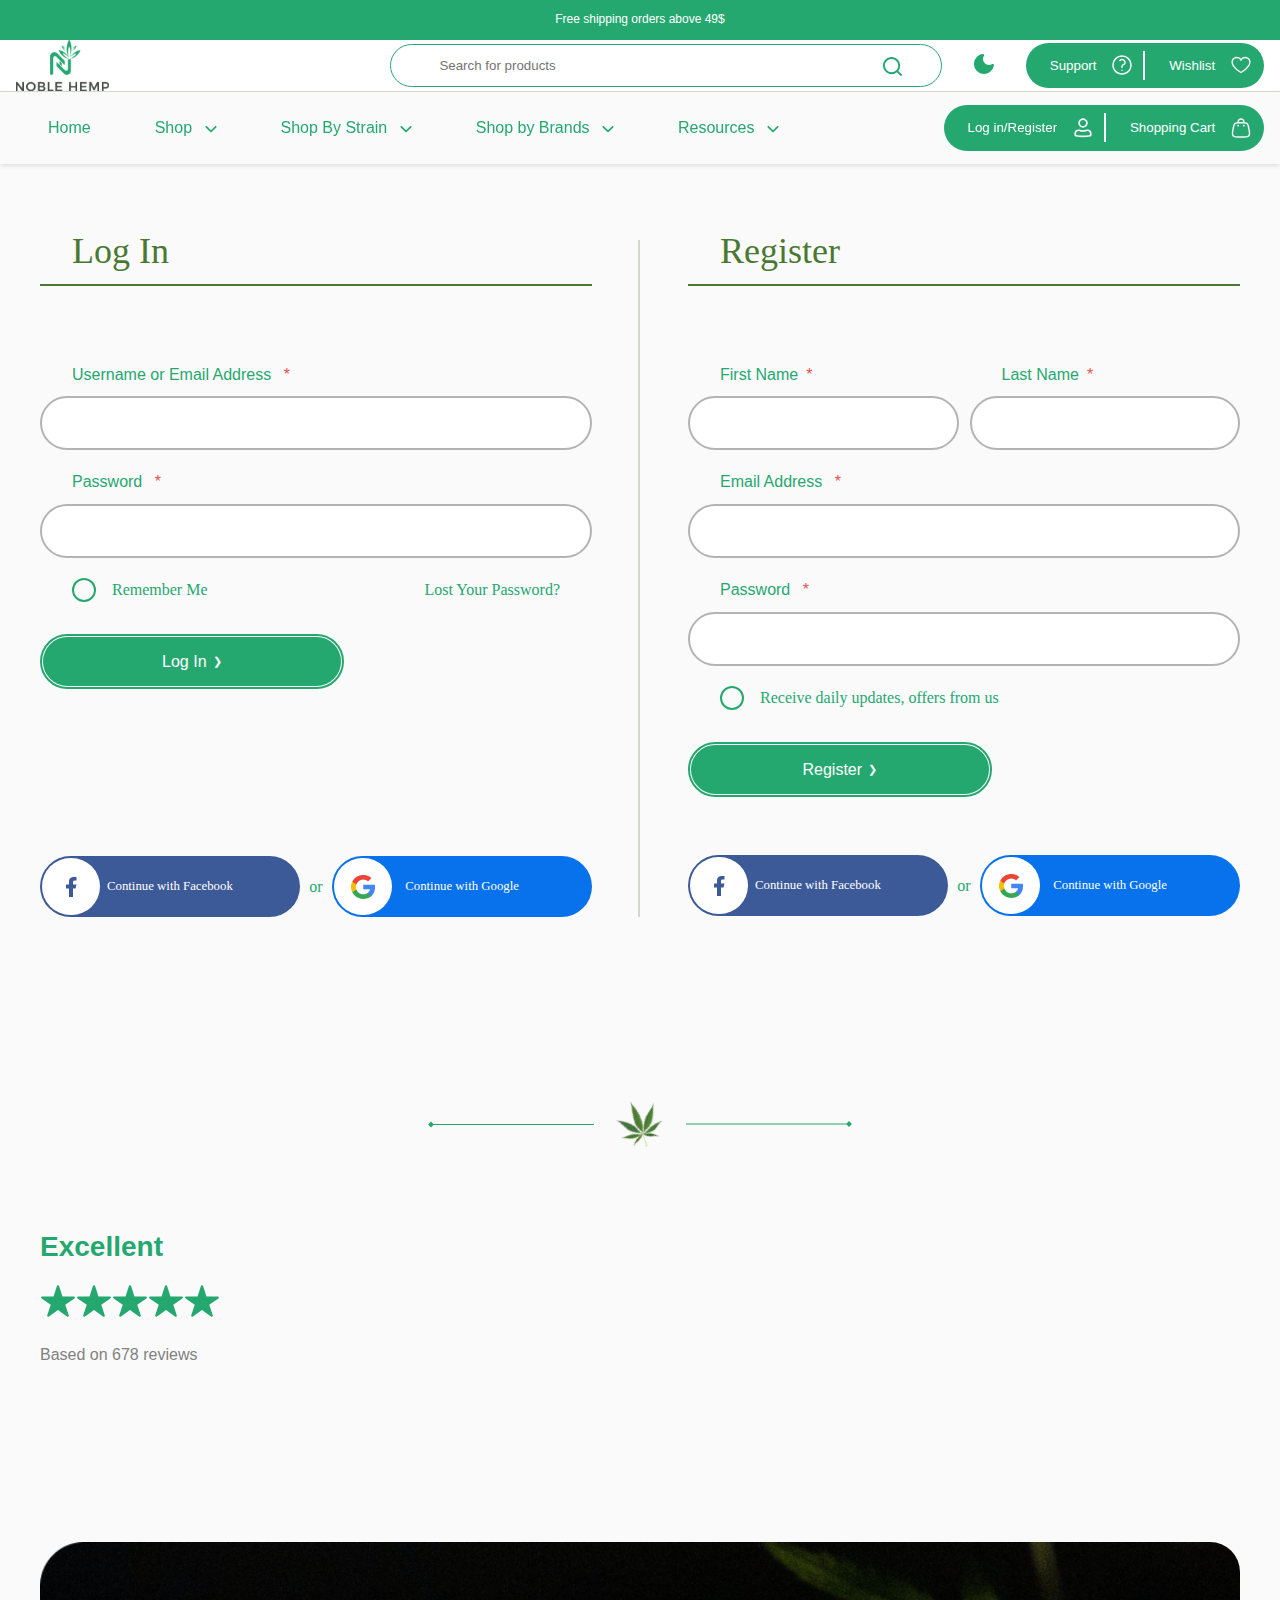
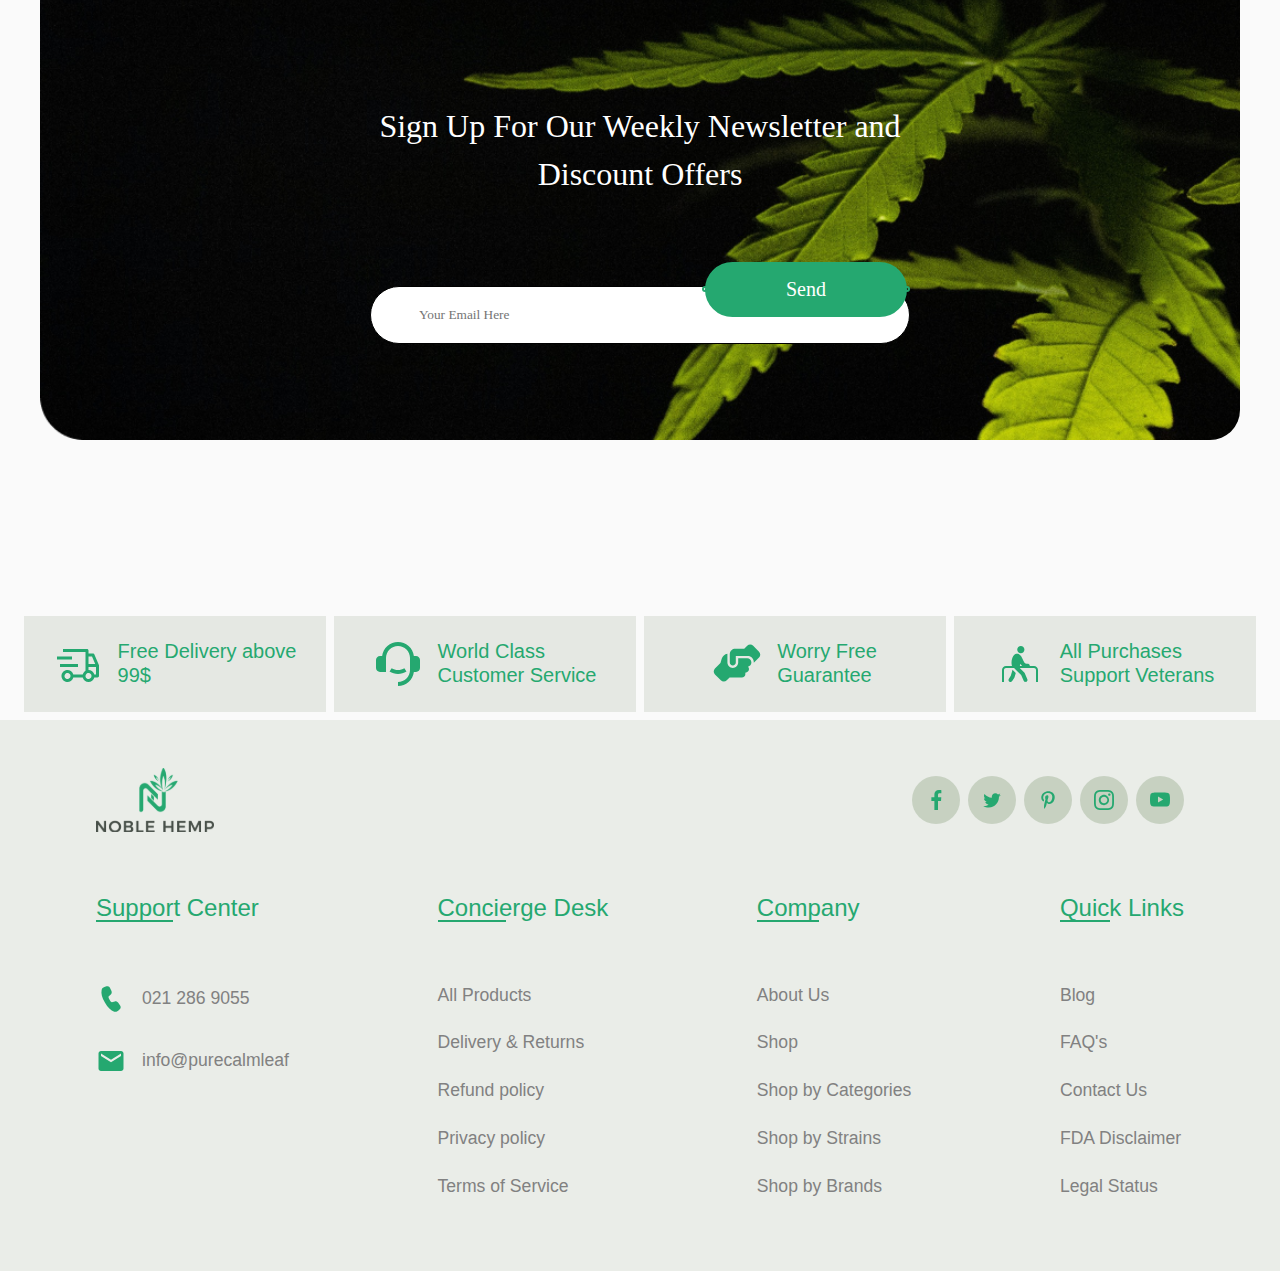
<file: loginpage.html>
<!DOCTYPE html>
<html lang="en">
  <head>
    <meta charset="UTF-8" />
    <meta name="viewport" content="width=device-width, initial-scale=1.0" />
    <title>Pure Calm Leaf</title>
    <link rel="stylesheet" href="css/style.css" />
    <link rel="stylesheet" href="css/queries.css" />
    <link rel="stylesheet" href="css/owl.carousel.min.css" />
    <link rel="stylesheet" href="css/owl.theme.default.css" />
    <link
      rel="stylesheet"
      href="https://cdnjs.cloudflare.com/ajax/libs/font-awesome/6.4.0/css/all.min.css"
      integrity="sha512-iecdLmaskl7CVkqkXNQ/ZH/XLlvWZOJyj7Yy7tcenmpD1ypASozpmT/E0iPtmFIB46ZmdtAc9eNBvH0H/ZpiBw=="
      crossorigin="anonymous"
      referrerpolicy="no-referrer"
    />
  </head>
  <body>
    <header>
      <div class="topBar">
        <p>Free shipping orders above 49$</p>
      </div>

      <div class="secondar_menuBar flex-row">
        <a href="index.html">
          <div class="main_logo">
            <img src="assets/main-logo.svg" alt="">  
          </div>
        </a>

        <div class="support_wishlist">
          <div class="search_bar">
            <input type="text" placeholder="Search for products" value="" />
            <svg width="21" height="21" viewBox="0 0 21 21" fill="none" xmlns="http://www.w3.org/2000/svg">
              <path d="M16.031 14.617L20.314 18.899L18.899 20.314L14.617 16.031C13.0237 17.3082 11.042 18.0029 9 18C4.032 18 0 13.968 0 9C0 4.032 4.032 0 9 0C13.968 0 18 4.032 18 9C18.0029 11.042 17.3082 13.0237 16.031 14.617ZM14.025 13.875C15.2941 12.5699 16.0029 10.8204 16 9C16 5.133 12.867 2 9 2C5.133 2 2 5.133 2 9C2 12.867 5.133 16 9 16C10.8204 16.0029 12.5699 15.2941 13.875 14.025L14.025 13.875Z" fill="rgba(37, 168, 112, 1)"/>
              </svg>
          </div>
          <button id="theme_Button">
            <svg width="30" height="30" viewBox="0 0 18 18" fill="none" xmlns="http://www.w3.org/2000/svg">
              <path d="M8.01 0.0500082C3.51 0.540008 0 4.36001 0 9.00001C0 11.387 0.948211 13.6761 2.63604 15.364C4.32387 17.0518 6.61305 18 9 18C13.63 18 17.45 14.5 17.95 10C18.04 9.21001 17.17 8.58001 16.41 9.05001C15.5937 9.57107 14.6523 9.86314 13.6844 9.89565C12.7165 9.92816 11.7576 9.69993 10.9082 9.23482C10.0587 8.76971 9.34988 8.08484 8.85586 7.25187C8.36183 6.4189 8.10077 5.46846 8.1 4.50001C8.1 3.44001 8.41 2.44001 8.94 1.61001C9.39 0.940008 8.9 -0.0199918 8.01 0.0500082Z" fill="rgba(37, 168, 112, 1)"/>
              </svg>
          </button>

          <div class="widget_Area">
            <a href="">
              <button id="support" class="support">
                <span>Support</span>
                <svg width="20" height="20" viewBox="0 0 20 20" fill="none" xmlns="http://www.w3.org/2000/svg">
                  <path d="M7.879 5.519C9.05 4.494 10.95 4.494 12.121 5.519C13.293 6.544 13.293 8.206 12.121 9.231C11.918 9.41 11.691 9.557 11.451 9.673C10.706 10.034 10.001 10.672 10.001 11.5V12.25M19 10C19 11.1819 18.7672 12.3522 18.3149 13.4442C17.8626 14.5361 17.1997 15.5282 16.364 16.364C15.5282 17.1997 14.5361 17.8626 13.4442 18.3149C12.3522 18.7672 11.1819 19 10 19C8.8181 19 7.64778 18.7672 6.55585 18.3149C5.46392 17.8626 4.47177 17.1997 3.63604 16.364C2.80031 15.5282 2.13738 14.5361 1.68508 13.4442C1.23279 12.3522 1 11.1819 1 10C1 7.61305 1.94821 5.32387 3.63604 3.63604C5.32387 1.94821 7.61305 1 10 1C12.3869 1 14.6761 1.94821 16.364 3.63604C18.0518 5.32387 19 7.61305 19 10ZM10 15.25H10.008V15.258H10V15.25Z" stroke="#FBF8FC" stroke-width="1.5" stroke-linecap="round" stroke-linejoin="round"/>
                  </svg>
                  
              </button>
            </a>
            <a href="">
              <button id="wishlist-menu" class="wishlist">
                <span>Wishlist</span>
                <svg width="22" height="18" viewBox="0 0 22 18" fill="none" xmlns="http://www.w3.org/2000/svg">
                  <path d="M15.6875 0C13.7516 0 12.0566 0.8325 11 2.23969C9.94344 0.8325 8.24844 0 6.3125 0C4.77146 0.00173694 3.29404 0.614681 2.20436 1.70436C1.11468 2.79404 0.501737 4.27146 0.5 5.8125C0.5 12.375 10.2303 17.6869 10.6447 17.9062C10.7539 17.965 10.876 17.9958 11 17.9958C11.124 17.9958 11.2461 17.965 11.3553 17.9062C11.7697 17.6869 21.5 12.375 21.5 5.8125C21.4983 4.27146 20.8853 2.79404 19.7956 1.70436C18.706 0.614681 17.2285 0.00173694 15.6875 0ZM11 16.3875C9.28812 15.39 2 10.8459 2 5.8125C2.00149 4.66921 2.45632 3.57317 3.26475 2.76475C4.07317 1.95632 5.16921 1.50149 6.3125 1.5C8.13594 1.5 9.66687 2.47125 10.3062 4.03125C10.3628 4.16881 10.4589 4.28646 10.5824 4.36926C10.7059 4.45206 10.8513 4.49627 11 4.49627C11.1487 4.49627 11.2941 4.45206 11.4176 4.36926C11.5411 4.28646 11.6372 4.16881 11.6937 4.03125C12.3331 2.46844 13.8641 1.5 15.6875 1.5C16.8308 1.50149 17.9268 1.95632 18.7353 2.76475C19.5437 3.57317 19.9985 4.66921 20 5.8125C20 10.8384 12.71 15.3891 11 16.3875Z" fill="#FBF8FC"/>
                  </svg>
              </button>
            </a>
          </div>
        </div>

        <!-- for mobile/tablet -->
        <div class="mobile-icons">
          <button id="shopping-cart">
            <img src="/assets/shopping_bag-green.svg" alt="" />
          </button>
          <button id="hamburger-menu">
            <img src="/assets/hamburger.svg" alt="" />
          </button>
          <div class="overlay"></div>
        </div>

        <!-- accordion -->
        <div id="main-accordion" class="accordion">
          <img id="backArrow" src="/assets/off-canvas-backArrow.svg" alt="" />
          <!-- accordion for Shop By Categories -->
          <div class="accordion-item">
            <div class="accordion-header">Shop By Category</div>
            <div class="accordion-content">
              <div class="accordion-item">
                <div class="accordion-header">Featured</div>
                <div class="accordion-content">
                  <ul>
                    <li><a href="">New Products</a></li>
                    <li><a href="">Best Seller</a></li>
                    <li><a href="">Sale/Bundles</a></li>
                    <li><a href="">Apparel</a></li>
                  </ul>
                </div>
              </div>
              <div class="accordion-item">
                <div class="accordion-header">Ingredient</div>
                <div class="accordion-content">
                  <ul>
                    <li><a href="">Delta-9</a></li>
                    <li><a href="">Delta-8</a></li>
                    <li><a href="">HHC</a></li>
                    <li><a href="">CBD</a></li>
                    <li><a href="">THC Blends</a></li>
                  </ul>
                </div>
              </div>
              <div class="accordion-item">
                <div class="accordion-header">Type</div>
                <div class="accordion-content">
                  <ul>
                    <li><a href="">Disposable Vapes</a></li>
                    <li><a href="">Vape Cartridge</a></li>
                    <li><a href="">Edibles/Gummies</a></li>
                    <li><a href="">Flower</a></li>
                    <li><a href="">Tinctures</a></li>
                    <li><a href="">Pet Supplies</a></li>
                  </ul>
                </div>
              </div>
              <div class="accordion-item">
                <div class="accordion-header">Benefits</div>
                <div class="accordion-content">
                  <ul>
                    <li><a href="">Appetite</a></li>
                    <li><a href="">Energy</a></li>
                    <li><a href="">Focus</a></li>
                    <li><a href="">Relief</a></li>
                    <li><a href="">Sleep</a></li>
                  </ul>
                </div>
              </div>
            </div>
          </div>

          <!-- accordion for Shop By Strains -->
          <div class="accordion-item">
            <div class="accordion-header">Shop By Strains</div>
            <div class="accordion-content">
              <a class="option" href="">
                <div class="strain">
                  <img src="/assets/indica.svg" alt="" />
                  <p>Indica</p>
                </div>
              </a>
              <a class="option" href="">
                <div class="strain">
                  <img src="/assets/sativa.svg" alt="" />
                  <p>Sativa</p>
                </div>
              </a>
              <a class="option" href="">
                <div class="strain">
                  <img src="assets/hybrid.svg" alt="" />
                  <p>Hybrid</p>
                </div>
              </a>
            </div>
          </div>

          <!-- accordion for Shop By Brands -->
          <div class="accordion-item">
            <div class="accordion-header">Shop by Brands</div>
            <div class="accordion-content">
              <div class="menu-column">
                <ul>
                  <li><a href="">3 Chi</a></li>
                  <li><a href="">Buzz City</a></li>
                  <li><a href="">Dimo Hemp</a></li>
                  <li><a href="">Ghost Hemp</a></li>
                  <li><a href="">Koi</a></li>
                  <li><a href="">Moonwlkr</a></li>
                  <li><a href="">Space Gods</a></li>
                </ul>
              </div>
              <div class="menu-column">
                <ul>
                  <li><a href="">8 THC</a></li>
                  <li><a href="">Kali Extract</a></li>
                  <li><a href="">Exodus</a></li>
                  <li><a href="">Happi + Strange clouds</a></li>
                  <li><a href="">Kush Brust</a></li>
                  <li><a href="">Mr. O's</a></li>
                  <li><a href="">Sugar Extract Collaboration</a></li>
                </ul>
              </div>
              <div class="menu-column">
                <ul>
                  <li><a href="">Bailey's Pet Products</a></li>
                  <li><a href="">Clean Remedies</a></li>
                  <li><a href="">Extrax</a></li>
                  <li><a href="">Happy Fruit</a></li>
                  <li><a href="">Looper</a></li>
                  <li><a href="">Pure Clear</a></li>
                  <li><a href="">Torch</a></li>
                </ul>
              </div>
              <div class="menu-column">
                <ul>
                  <li><a href="">Binoid</a></li>
                  <li><a href="">Detla Ape</a></li>
                  <li><a href="">Fenix</a></li>
                  <li><a href="">Hummingbird Extracts</a></li>
                  <li><a href="">Looper + Packwood</a></li>
                  <li><a href="">Salp Hemp Co.</a></li>
                </ul>
              </div>
            </div>
          </div>

          <!-- accordion for Resources -->
          <div class="accordion-item">
            <div class="accordion-header">Resources</div>
            <div class="accordion-content">
              <ul>
                <li><a href="">About Us</a></li>
                <li><a href="">FAQ's</a></li>
                <li><a href="/blog.html">Blog</a></li>
                <li><a href="">Is Delta - 8 Legal?</a></li>
                <li><a href="">Is Delta - 9 Legal?</a></li>
                <li><a href="">Lab Results</a></li>
              </ul>
            </div>
          </div>
        </div>
        <!-- accordion -->
      </div>
      <!-- for mobile/tablet -->

      <nav class="primary_menuBar">
        <ul>
          <li class="home"><a href="">Home</a></li>

          <!-- dropdonw for Shop Menu -->
          <li class="dropdown">
            <a href="">Shop</a>
            <div class="dropdown-content">
              <div class="mega-menu">
                <div class="menu-column">
                  <ul>
                    <h3>Featured</h3>
                    <li><a href="">New Products</a></li>
                    <li><a href="">Best Seller</a></li>
                    <li><a href="">Sale/Bundles</a></li>
                    <li><a href="">Apparel</a></li>
                  </ul>
                </div>
                <div class="menu-column">
                  <ul>
                    <h3>Ingredient</h3>
                    <li><a href="">Delta-9</a></li>
                    <li><a href="">Delta-8</a></li>
                    <li><a href="">HHC</a></li>
                    <li><a href="">CBD</a></li>
                    <li><a href="">THC Blends</a></li>
                  </ul>
                </div>
                <div class="menu-column">
                  <ul>
                    <h3>Type</h3>
                    <li><a href="">Disposable Vapes</a></li>
                    <li><a href="">Vape Cartridge</a></li>
                    <li><a href="">Edibles/Gummies</a></li>
                    <li><a href="">Flower</a></li>
                    <li><a href="">Tinctures</a></li>
                    <li><a href="">Pet Supplies</a></li>
                  </ul>
                </div>
                <div class="menu-column">
                  <ul>
                    <h3>Benefits</h3>
                    <li><a href="">Appetite</a></li>
                    <li><a href="">Energy</a></li>
                    <li><a href="">Focus</a></li>
                    <li><a href="">Relief</a></li>
                    <li><a href="">Sleep</a></li>
                  </ul>
                </div>
                <div class="menu-column image-column">
                  <img src="/assets/dropdownImage.svg" alt="Image" />
                </div>
              </div>
              <div class="info-boxes">
                <div class="info-box">
                  <img src="/assets/car-light.svg" alt="" />
                  <div class="content">
                    <h3>Free Shipping</h3>
                    <p>All orders above $49</p>
                  </div>
                </div>
                <div class="info-box">
                  <img src="/assets/stering_Icon.svg" alt="" />
                  <div class="content">
                    <h3>Leading Support</h3>
                    <p>Visit our help desk</p>
                  </div>
                </div>
                <div class="info-box">
                  <img src="/assets/badge.svg" alt="" />
                  <div class="content">
                    <h3>Certifird & Tested CBD</h3>
                    <p>Find out more</p>
                  </div>
                </div>
              </div>
            </div>
          </li>
          <!-- ------------//dropdonw for Shop Menu------------>

          <!-- dropdonw for Shop By Strain -->
          <li class="dropdown dropdown2">
            <a href="">Shop By Strain</a>
            <div class="dropdown-content2">
              <a class="option" href="">
                <div class="strain">
                  <img src="/assets/indica.svg" alt="" />
                  <p>Indica</p>
                </div>
              </a>
              <a class="option" href="">
                <div class="strain">
                  <img src="/assets/sativa.svg" alt="" />
                  <p>Sativa</p>
                </div>
              </a>
              <a class="option" href="">
                <div class="strain">
                  <img src="assets/hybrid.svg" alt="" />
                  <p>Hybrid</p>
                </div>
              </a>
            </div>
          </li>
          <!-----------//dropdonw for Shop By Strain----------->

          <!-- dropdonw for Shop By Brands -->
          <li id="brands" class="dropdown">
            <a href="">Shop by Brands</a>
            <div class="dropdown-content">
              <div class="mega-menu">
                <div class="menu-column">
                  <ul>
                    <li><a href="">3 Chi</a></li>
                    <li><a href="">Buzz City</a></li>
                    <li><a href="">Dimo Hemp</a></li>
                    <li><a href="">Ghost Hemp</a></li>
                    <li><a href="">Koi</a></li>
                    <li><a href="">Moonwlkr</a></li>
                    <li><a href="">Space Gods</a></li>
                  </ul>
                </div>
                <div class="menu-column">
                  <ul>
                    <li><a href="">8 THC</a></li>
                    <li><a href="">Kali Extract</a></li>
                    <li><a href="">Exodus</a></li>
                    <li><a href="">Happi + Strange clouds</a></li>
                    <li><a href="">Kush Brust</a></li>
                    <li><a href="">Mr. O's</a></li>
                    <li><a href="">Sugar Extract Collaboration</a></li>
                  </ul>
                </div>
                <div class="menu-column">
                  <ul>
                    <li><a href="">Bailey's Pet Products</a></li>
                    <li><a href="">Clean Remedies</a></li>
                    <li><a href="">Extrax</a></li>
                    <li><a href="">Happy Fruit</a></li>
                    <li><a href="">Looper</a></li>
                    <li><a href="">Pure Clear</a></li>
                    <li><a href="">Torch</a></li>
                  </ul>
                </div>
                <div class="menu-column">
                  <ul>
                    <li><a href="">Binoid</a></li>
                    <li><a href="">Detla Ape</a></li>
                    <li><a href="">Fenix</a></li>
                    <li><a href="">Hummingbird Extracts</a></li>
                    <li><a href="">Looper + Packwood</a></li>
                    <li><a href="">Salp Hemp Co.</a></li>
                  </ul>
                </div>
              </div>
            </div>
          </li>
          <!----------- dropdonw for Shop By Brands--------- -->

          <!-- dropdonw for Resources -->
          <li id="resources" class="dropdown dropdown2">
            <a href="">Resources</a>
            <div class="dropdown-content2">
              <ul>
                <li><a href="">About Us</a></li>
                <li><a href="">FAQ's</a></li>
                <li><a href="blog.html">Blog</a></li>
                <li><a href="">Is Delta - 8 Legal?</a></li>
                <li><a href="">Is Delta - 9 Legal?</a></li>
                <li><a href="">Lab Results</a></li>
              </ul>
            </div>
          </li>
          <!-----------//dropdonw for Resources----------->
        </ul>

        <div class="widget_Area">
          <a href="loginpage.html">
            <button id="user-account" class="support">
              <span>Log in/Register</span>
              <svg width="16" height="18" viewBox="0 0 16 18" fill="none" xmlns="http://www.w3.org/2000/svg">
                <path fill-rule="evenodd" clip-rule="evenodd" d="M3.75 4.5C3.75 3.94188 3.85993 3.38923 4.07351 2.8736C4.28709 2.35796 4.60015 1.88945 4.9948 1.4948C5.38944 1.10015 5.85796 0.787094 6.3736 0.573512C6.88923 0.359929 7.44188 0.25 8 0.25C8.55812 0.25 9.11077 0.359929 9.6264 0.573512C10.142 0.787094 10.6106 1.10015 11.0052 1.4948C11.3999 1.88945 11.7129 2.35796 11.9265 2.8736C12.1401 3.38923 12.25 3.94188 12.25 4.5C12.25 5.62717 11.8022 6.70817 11.0052 7.5052C10.2082 8.30223 9.12717 8.75 8 8.75C6.87283 8.75 5.79183 8.30223 4.9948 7.5052C4.19777 6.70817 3.75 5.62717 3.75 4.5ZM8 1.75C7.27065 1.75 6.57118 2.03973 6.05546 2.55546C5.53973 3.07118 5.25 3.77065 5.25 4.5C5.25 5.22935 5.53973 5.92882 6.05546 6.44454C6.57118 6.96027 7.27065 7.25 8 7.25C8.72935 7.25 9.42882 6.96027 9.94454 6.44454C10.4603 5.92882 10.75 5.22935 10.75 4.5C10.75 3.77065 10.4603 3.07118 9.94454 2.55546C9.42882 2.03973 8.72935 1.75 8 1.75ZM4 11.75C3.40326 11.75 2.83097 11.9871 2.40901 12.409C1.98705 12.831 1.75 13.4033 1.75 14V15.188C1.75 15.206 1.763 15.222 1.781 15.225C5.9 15.897 10.101 15.897 14.219 15.225C14.2277 15.2236 14.2357 15.219 14.2414 15.2123C14.2471 15.2055 14.2501 15.1969 14.25 15.188V14C14.25 13.4033 14.0129 12.831 13.591 12.409C13.169 11.9871 12.5967 11.75 12 11.75H11.66C11.6332 11.7498 11.6065 11.7538 11.581 11.762L10.716 12.045C8.95117 12.6212 7.04883 12.6212 5.284 12.045L4.418 11.762C4.39311 11.754 4.36713 11.75 4.341 11.75H4ZM0.25 14C0.25 13.0054 0.645088 12.0516 1.34835 11.3483C2.05161 10.6451 3.00544 10.25 4 10.25H4.34C4.525 10.25 4.709 10.28 4.884 10.336L5.75 10.619C7.21204 11.0962 8.78796 11.0962 10.25 10.619L11.116 10.336C11.291 10.279 11.475 10.25 11.659 10.25H12C12.9946 10.25 13.9484 10.6451 14.6517 11.3483C15.3549 12.0516 15.75 13.0054 15.75 14V15.188C15.75 15.942 15.204 16.584 14.46 16.705C10.1817 17.4034 5.81835 17.4034 1.54 16.705C1.17992 16.6464 0.852441 16.4616 0.616109 16.1837C0.379777 15.9057 0.250006 15.5528 0.25 15.188V14Z" fill="#FBF8FC"/>
                </svg>
            </button>
          </a>
          <a href="">
            <button id="shopping-cart" class="wishlist">
              <span>Shopping Cart</span>
              <svg width="20" height="21" viewBox="0 0 20 21" fill="none" xmlns="http://www.w3.org/2000/svg">
                <path d="M14 8C14 8.26522 13.8946 8.51957 13.7071 8.70711C13.5196 8.89464 13.2652 9 13 9C12.7348 9 12.4804 8.89464 12.2929 8.70711C12.1054 8.51957 12 8.26522 12 8C12 7.73478 12.1054 7.48043 12.2929 7.29289C12.4804 7.10536 12.7348 7 13 7C13.2652 7 13.5196 7.10536 13.7071 7.29289C13.8946 7.48043 14 7.73478 14 8ZM8 8C8 8.26522 7.89464 8.51957 7.70711 8.70711C7.51957 8.89464 7.26522 9 7 9C6.73478 9 6.48043 8.89464 6.29289 8.70711C6.10536 8.51957 6 8.26522 6 8C6 7.73478 6.10536 7.48043 6.29289 7.29289C6.48043 7.10536 6.73478 7 7 7C7.26522 7 7.51957 7.10536 7.70711 7.29289C7.89464 7.48043 8 7.73478 8 8Z" fill="#FBF8FC"/>
                <path fill-rule="evenodd" clip-rule="evenodd" d="M9.99993 1.75C9.40319 1.75 8.8309 1.98705 8.40894 2.40901C7.98698 2.83097 7.74993 3.40326 7.74993 4V4.254C8.16793 4.25 8.61793 4.25 9.10493 4.25H10.8949C11.3819 4.25 11.8329 4.25 12.2499 4.254V4C12.2499 3.40326 12.0129 2.83097 11.5909 2.40901C11.169 1.98705 10.5967 1.75 9.99993 1.75ZM13.7499 4.307V4C13.7499 3.00544 13.3548 2.05161 12.6516 1.34835C11.9483 0.645088 10.9945 0.25 9.99993 0.25C9.00537 0.25 8.05154 0.645088 7.34828 1.34835C6.64502 2.05161 6.24993 3.00544 6.24993 4V4.307C6.11493 4.317 5.98493 4.328 5.85893 4.342C4.98093 4.437 4.24593 4.635 3.59393 5.082C3.36955 5.23565 3.15877 5.40828 2.96393 5.598C2.39793 6.15 2.05893 6.832 1.79393 7.674C1.53693 8.493 1.32893 9.533 1.06693 10.84L1.04793 10.935C0.671932 12.818 0.374932 14.302 0.289932 15.484C0.201932 16.692 0.323932 17.707 0.895932 18.588C1.08693 18.882 1.30993 19.153 1.55993 19.398C2.31193 20.132 3.28393 20.45 4.48493 20.602C5.66093 20.75 7.17493 20.75 9.09493 20.75H10.9049C12.8259 20.75 14.3389 20.75 15.5149 20.602C16.7159 20.45 17.6889 20.132 18.4399 19.398C18.6904 19.1533 18.9131 18.8817 19.1039 18.588C19.6759 17.708 19.7979 16.692 19.7109 15.484C19.6249 14.302 19.3289 12.818 18.9509 10.935L18.9329 10.84C18.6719 9.533 18.4629 8.493 18.2059 7.674C17.9409 6.832 17.6019 6.15 17.0359 5.598C16.8411 5.40827 16.6303 5.23564 16.4059 5.082C15.7539 4.635 15.0189 4.437 14.1409 4.342C14.0111 4.3281 13.8811 4.31643 13.7509 4.307H13.7499ZM6.01993 5.833C5.27293 5.913 4.81193 6.066 4.44193 6.319C4.28839 6.42443 4.14419 6.54287 4.01093 6.673C3.68993 6.986 3.45093 7.408 3.22493 8.124C2.99493 8.857 2.80093 9.817 2.52993 11.176C2.13993 13.124 1.86293 14.516 1.78593 15.592C1.70893 16.654 1.83793 17.285 2.15393 17.771C2.28393 17.971 2.43693 18.158 2.60793 18.325C3.02293 18.73 3.61593 18.98 4.67293 19.114C5.74293 19.249 7.16293 19.25 9.14893 19.25H10.8519C12.8379 19.25 14.2559 19.249 15.3269 19.114C16.3839 18.98 16.9769 18.73 17.3919 18.325C17.5632 18.1576 17.7155 17.9718 17.8459 17.771C18.1619 17.285 18.2909 16.654 18.2149 15.591C18.1369 14.515 17.8599 13.124 17.4709 11.176C17.1989 9.817 17.0059 8.856 16.7749 8.124C16.5499 7.408 16.3099 6.986 15.9889 6.673C15.856 6.5429 15.7121 6.42446 15.5589 6.319C15.1889 6.066 14.7269 5.914 13.9799 5.833C13.2169 5.751 12.2369 5.75 10.8509 5.75H9.14993C7.76393 5.75 6.78393 5.751 6.01993 5.833Z" fill="#FBF8FC"/>
                </svg>
            </button>
          </a>
        </div>
      </nav>
    </header>

    <!------- container ------->
    <main class="main_blog">
      <section class="form_registation">
        <div class="container">
          <div class="tfc-registation">
            <!----- login-section-start ------>
            <div class="login_form">
              <h4>Log In</h4>
              <div class="g_line"></div>
              <form class="tfc-login-section">
                <label for="logname" class="field-label">Username or Email Address <span>*</span></label><br>
                <input type="text" class="dtx-input_field space-bw-input" id="logname" name="user_name" required><br>
                <label for="logpassword" class="field-label">Password <span>*</span></label><br>
                <input type="password" class="dtx-input_field space-bw-input" id="logpassword" name="user_password" required><br>
                <div class="tfc-checkbox">
                  <div class="form-group">
                    <input type="checkbox" id="req_check" name="req_check">
                    <label for="req_check" class="dtx-same-color">Remember Me</label>
                  </div>
                  <a class="forget_password dtx-same-color" href="#">Lost Your Password?</a>
                </div>
                <div class="btn-container">
                  <button type="submit" value="Submit" class="cta-btn tfc-read-btn">
                    <p>Log In</p>
                    <span>&#10095;</span>
                  </button>
                </div>
              </form>
              <!----- social-media-icon ------->
              <div class="link-icon-social-network tfc_space-login">
                <a class="social_media_btn" href="#">
                  <div class="tfc-social-content">
                    <div class="media_icon">
                      <div class="media_icon_logo">
                        <img src="assets/socialfb.png" alt="icon" class="fixed-image" />
                      </div>
                    </div>
                    <h6>Continue with Facebook</h6>
                  </div>
                </a>
                <h2>or</h2>
                <a class="social_media_btn" href="#">
                  <div class="tfc-social-content tfc-icon-box-bg">
                    <div class="media_icon">
                      <div class="media_icon_logo">
                        <img src="assets/google-icon.png" alt="icon" class="fixed-image" />
                      </div>
                    </div>
                    <h6>Continue with Google</h6>
                  </div>
                </a>
              </div>
              <!----- social-media-icon-end ------->
            </div>
            <!----- login-section-end ------>
            <!----- Register-section-start ------>
            <div class="Register_form">
              <h4>Register</h4>
              <div class="g_line"></div>
              <form class="tfc-login-section">
                <div class="tfc-reg-section">
                  <div class="tfc-first-field">
                    <label for="fname" class="field-label">First Name<span>*</span></label><br>
                    <input type="text" class="dtx-input_field space-bw-input" id="fname" name="f_name" required>
                  </div>
                  <div class="tfc-last-field">
                    <label for="lname" class="field-label">Last Name<span>*</span></label><br>
                    <input type="text" class="dtx-input_field space-bw-input" id="lname" name="l_name" required>
                  </div>
                </div>
                <label for="Ename" class="field-label">Email Address <span>*</span></label><br>
                <input type="email" class="dtx-input_field space-bw-input" id="Ename" name="Ename" required><br>
                <label for="p_name" class="field-label">Password <span>*</span></label><br>
                <input type="password" class="dtx-input_field space-bw-input" id="p_name" name="p_name" required><br>
                <div class="tfc-checkbox">
                  <div class="form-group">
                    <input type="checkbox" id="req_update" name="req_update">
                    <label for="req_update" class="dtx-same-color">Receive daily updates, offers from us </label>
                  </div>
                </div>
                <div class="btn-container">
                  <button type="submit" value="Submit" class="cta-btn tfc-read-btn">
                    <p>Register</p>
                    <span>&#10095;</span>
                  </button>
                </div>
              </form>
              <!----- social-media-icon ------->
              <div class="link-icon-social-network tfc_space-media-coin">
                <a class="social_media_btn" href="#">
                  <div class="tfc-social-content">
                    <div class="media_icon">
                      <div class="media_icon_logo">
                        <img src="assets/socialfb.png" alt="icon" class="fixed-image" />
                      </div>
                    </div>
                    <h6>Continue with Facebook</h6>
                  </div>
                </a>
                <h2>or</h2>
                <a class="social_media_btn" href="#">
                  <div class="tfc-social-content tfc-icon-box-bg">
                    <div class="media_icon">
                      <div class="media_icon_logo">
                        <img src="assets/google-icon.png" alt="icon" class="fixed-image" />
                      </div>
                    </div>
                    <h6>Continue with Google</h6>
                  </div>
                </a>
              </div>
              <!----- social-media-icon-end ------->
            </div>
          </div>
        </div>
        <!------- Register-section-end ------->
      </section>

     <!-- second-section-start -->
     <section class="tfc-leaf-seperator">
     <div class="container">
      <div class="leaf-seperator">
        <svg width="166" height="7" viewBox="0 0 166 7" fill="none" xmlns="http://www.w3.org/2000/svg">
          <path d="M0.113251 3.50001L3 6.38677L5.88675 3.50001L3 0.613263L0.113251 3.50001ZM166 3L3 3.00001L3 4.00001L166 4L166 3Z" fill="#25A870"/>
          </svg>
        <img src="assets/main_logo1.svg" alt="" />
        <svg width="166" height="6" viewBox="0 0 166 6" fill="none" xmlns="http://www.w3.org/2000/svg">
          <path d="M165.887 3L163 0.113249L160.113 3L163 5.88675L165.887 3ZM163 2.5L-4.37114e-08 2.50001L4.37114e-08 3.50001L163 3.5L163 2.5Z" fill="#25A870"/>
          </svg>
          
      </div>
     </div>
    </section>
     <!--------------- Section-2 Starts --------------->
     <section class="section-2">
      <div class="container">
       <div class="reviews">
          <div class="average_reviews">
           <h2>Excellent</h2>
           <img class="stars" src="/assets/Rating Stars.svg" alt="" />
           <p>Based on 678 reviews</p>
          </div>

          <div class="owl-carousel carousel_se_01_carousel owl-theme">
           <div class="item">
              <img class="stars" src="/assets/Rating Stars.svg" alt="" />
              <span>Great Service, Love their...</span>
              <p>
               Lorem ipsum dolor sit amet consectetur adipisicing elit. Ea,
               deleniti!
              </p>
              <span>Hannah Montana, 22 hoirs ago</span>
           </div>
           <div class="item">
              <img class="stars" src="/assets/Rating Stars.svg" alt="" />
              <span>Great Service, Love their...</span>
              <p>
               Lorem ipsum dolor sit amet consectetur adipisicing elit. Ea,
               deleniti!
              </p>
              <span>Hannah Montana, 22 hoirs ago</span>
           </div>
           <div class="item">
              <img class="stars" src="/assets/Rating Stars.svg" alt="" />
              <span>Great Service, Love their...</span>
              <p>
               Lorem ipsum dolor sit amet consectetur adipisicing elit. Ea,
               deleniti!
              </p>
              <span>Hannah Montana, 22 hoirs ago</span>
           </div>
           <div class="item">
              <img class="stars" src="/assets/Rating Stars.svg" alt="" />
              <span>Great Service, Love their...</span>
              <p>
               Lorem ipsum dolor sit amet consectetur adipisicing elit. Ea,
               deleniti!
              </p>
              <span>Hannah Montana, 22 hoirs ago</span>
           </div>
           <div class="item">
              <img class="stars" src="/assets/Rating Stars.svg" alt="" />
              <span>Great Service, Love their...</span>
              <p>
               Lorem ipsum dolor sit amet consectetur adipisicing elit. Ea,
               deleniti!
              </p>
              <span>Hannah Montana, 22 hoirs ago</span>
           </div>
           <div class="item">
              <img class="stars" src="/assets/Rating Stars.svg" alt="" />
              <span>Great Service, Love their...</span>
              <p>
               Lorem ipsum dolor sit amet consectetur adipisicing elit. Ea,
               deleniti!
              </p>
              <span>Hannah Montana, 22 hoirs ago</span>
           </div>
           <div class="item">
              <img class="stars" src="/assets/Rating Stars.svg" alt="" />
              <span>Great Service, Love their...</span>
              <p>
               Lorem ipsum dolor sit amet consectetur adipisicing elit. Ea,
               deleniti!
              </p>
              <span>Hannah Montana, 22 hoirs ago</span>
           </div>
          </div>
       </div>
      </div>
   </section>
   <!--------------- Section-2 Ends --------------->

    <!----------------- //Section-9 Starts---------------- -->
    <section class="section-9">
      <div class="container">
        <div class="wrapper">
          <div class="newsletter">
            <div class="sign-up">
              <h2>Sign Up For Our Weekly Newsletter and Discount Offers</h2>
              <div class="input-field">
                <input type="text" placeholder="Your Email Here" />
                <a href="">
                  <div class="btn-container">
                    <button class="cta-btn">Send</button>
                  </div>
                </a>
              </div>
            </div>
          </div>
        </div>
      </div>
    </section>
    <!----------------- //Section-9 Ends---------------- -->

    <!----------------- Section-10 Starts---------------- -->
    <section class="section-10">
      <div class="delivery-services grid-row">
        <div class="column">
          <svg width="48" height="48" viewBox="0 0 48 48" fill="none" xmlns="http://www.w3.org/2000/svg">
            <path d="M6 24H24V27H6V24ZM3 16.5H18V19.5H3V16.5Z" fill="#25A870"/>
            <path d="M44.8785 24.909L40.3785 14.409C40.263 14.1391 40.0708 13.9091 39.8258 13.7475C39.5807 13.5859 39.2936 13.4998 39 13.5H34.5V10.5C34.5 10.1022 34.342 9.72064 34.0607 9.43934C33.7794 9.15804 33.3978 9 33 9H9.00001V12H31.5V30.834C30.8165 31.2309 30.2183 31.7592 29.74 32.3884C29.2617 33.0176 28.9126 33.7352 28.713 34.5H19.287C18.9219 33.086 18.0537 31.8537 16.845 31.0341C15.6363 30.2145 14.1702 29.8638 12.7215 30.0478C11.2728 30.2318 9.94091 30.9379 8.97553 32.0337C8.01015 33.1294 7.47754 34.5396 7.47754 36C7.47754 37.4604 8.01015 38.8706 8.97553 39.9663C9.94091 41.0621 11.2728 41.7682 12.7215 41.9522C14.1702 42.1362 15.6363 41.7855 16.845 40.9659C18.0537 40.1463 18.9219 38.914 19.287 37.5H28.713C29.0393 38.7874 29.7856 39.9292 30.8337 40.7448C31.8818 41.5604 33.172 42.0032 34.5 42.0032C35.8281 42.0032 37.1182 41.5604 38.1663 40.7448C39.2145 39.9292 39.9607 38.7874 40.287 37.5H43.5C43.8978 37.5 44.2794 37.342 44.5607 37.0607C44.842 36.7794 45 36.3978 45 36V25.5C45.0001 25.2968 44.9587 25.0957 44.8785 24.909ZM13.5 39C12.9067 39 12.3267 38.8241 11.8333 38.4944C11.34 38.1648 10.9554 37.6962 10.7284 37.1481C10.5013 36.5999 10.4419 35.9967 10.5577 35.4147C10.6734 34.8328 10.9591 34.2982 11.3787 33.8787C11.7983 33.4591 12.3328 33.1734 12.9147 33.0576C13.4967 32.9419 14.0999 33.0013 14.6481 33.2284C15.1962 33.4554 15.6648 33.8399 15.9944 34.3333C16.3241 34.8266 16.5 35.4067 16.5 36C16.4992 36.7954 16.1829 37.558 15.6205 38.1204C15.058 38.6829 14.2954 38.9992 13.5 39ZM34.5 16.5H38.01L41.226 24H34.5V16.5ZM34.5 39C33.9067 39 33.3267 38.8241 32.8333 38.4944C32.34 38.1648 31.9554 37.6962 31.7284 37.1481C31.5013 36.5999 31.4419 35.9967 31.5577 35.4147C31.6734 34.8328 31.9591 34.2982 32.3787 33.8787C32.7983 33.4591 33.3328 33.1734 33.9147 33.0576C34.4967 32.9419 35.0999 33.0013 35.6481 33.2284C36.1962 33.4554 36.6648 33.8399 36.9944 34.3333C37.3241 34.8266 37.5 35.4067 37.5 36C37.4992 36.7954 37.1829 37.558 36.6205 38.1204C36.058 38.6829 35.2954 38.9992 34.5 39ZM42 34.5H40.287C39.9566 33.2151 39.2092 32.0763 38.1619 31.2619C37.1146 30.4475 35.8267 30.0037 34.5 30V27H42V34.5Z" fill="#25A870"/>
            </svg>
          <span
            >Free Delivery above <br />
            <span>99$</span>
          </span>
        </div>
        <div class="column">
          <svg width="48" height="48" viewBox="0 0 48 48" fill="none" xmlns="http://www.w3.org/2000/svg">
            <path d="M42 15.9998C43.0609 15.9998 44.0783 16.4212 44.8284 17.1714C45.5786 17.9215 46 18.9389 46 19.9998V27.9998C46 29.0607 45.5786 30.0781 44.8284 30.8282C44.0783 31.5784 43.0609 31.9998 42 31.9998H39.876C39.3884 35.8664 37.5065 39.4222 34.5835 41.9998C31.6605 44.5774 27.8972 45.9997 24 45.9998V41.9998C27.1826 41.9998 30.2348 40.7355 32.4853 38.4851C34.7357 36.2346 36 33.1824 36 29.9998V17.9998C36 14.8172 34.7357 11.765 32.4853 9.51452C30.2348 7.26408 27.1826 5.9998 24 5.9998C20.8174 5.9998 17.7652 7.26408 15.5147 9.51452C13.2643 11.765 12 14.8172 12 17.9998V31.9998H6C4.93913 31.9998 3.92172 31.5784 3.17157 30.8282C2.42143 30.0781 2 29.0607 2 27.9998V19.9998C2 18.9389 2.42143 17.9215 3.17157 17.1714C3.92172 16.4212 4.93913 15.9998 6 15.9998H8.124C8.61206 12.1336 10.4942 8.57835 13.4171 6.00115C16.3401 3.42396 20.1031 2.00195 24 2.00195C27.8969 2.00195 31.6599 3.42396 34.5828 6.00115C37.5058 8.57835 39.3879 12.1336 39.876 15.9998H42ZM15.52 31.5698L17.64 28.1778C19.5461 29.3719 21.7507 30.0034 24 29.9998C26.2493 30.0034 28.4538 29.3719 30.36 28.1778L32.48 31.5698C29.9385 33.1621 26.9991 34.0044 24 33.9998C21.0009 34.0045 18.0614 33.1622 15.52 31.5698Z" fill="#25A870"/>
            </svg>
          <span
            >World Class <br />
            <span>Customer Service</span>
          </span>
        </div>
        <div class="column">
          <svg width="48" height="39" viewBox="0 0 48 39" fill="none" xmlns="http://www.w3.org/2000/svg">
            <path d="M40.8001 18.5273V18.7738L46.0276 13.5667C47.6701 11.9306 47.6701 9.286 46.0276 7.64991L40.1701 1.82277C38.5276 0.186682 35.8726 0.186682 34.2301 1.82277L31.2226 4.81852C31.0201 4.79611 30.8101 4.78116 30.6001 4.78116H22.2001C19.4176 4.78116 17.1301 6.87296 16.8301 9.56242H16.8001V18.5273C16.8001 20.1783 18.1426 21.5155 19.8001 21.5155C21.4576 21.5155 22.8001 20.1783 22.8001 18.5273V11.953H34.8001C38.1151 11.953 40.8001 14.6276 40.8001 17.9296V18.5273ZM25.2001 14.3437V18.5273C25.2001 21.5006 22.7851 23.9062 19.8001 23.9062C16.8151 23.9062 14.4001 21.5006 14.4001 18.5273V9.667C11.7076 10.1302 9.4651 12.08 8.7001 14.762L7.4626 19.0651L1.9726 24.5337C0.330098 26.1698 0.330098 28.8144 1.9726 30.4505L7.8301 36.2851C9.4726 37.9212 12.1276 37.9212 13.7701 36.2851L16.5976 33.4687C16.6651 33.4687 16.7326 33.4761 16.8001 33.4761H28.8001C30.7876 33.4761 32.4001 31.8699 32.4001 29.8902C32.4001 29.4718 32.3251 29.0684 32.1976 28.6949H32.4001C34.3876 28.6949 36.0001 27.0887 36.0001 25.1089C36.0001 24.1527 35.6251 23.2861 35.0101 22.6436C36.9376 22.2701 38.3926 20.5817 38.4001 18.5497V18.5198C38.3926 16.2188 36.5176 14.3511 34.2001 14.3511H25.2001V14.3437Z" fill="#25A870"/>
            </svg>
          <span
            >Worry Free <br />
            <span>Guarantee</span>
          </span>
        </div>
        <div class="column">
          <svg width="48" height="48" viewBox="0 0 48 48" fill="none" xmlns="http://www.w3.org/2000/svg">
            <path fill-rule="evenodd" clip-rule="evenodd" d="M28.425 9.6C28.425 10.5548 28.0457 11.4705 27.3706 12.1456C26.6955 12.8207 25.7798 13.2 24.825 13.2C23.8702 13.2 22.9545 12.8207 22.2794 12.1456C21.6043 11.4705 21.225 10.5548 21.225 9.6C21.225 8.64522 21.6043 7.72955 22.2794 7.05442C22.9545 6.37928 23.8702 6 24.825 6C25.7798 6 26.6955 6.37928 27.3706 7.05442C28.0457 7.72955 28.425 8.64522 28.425 9.6ZM38 28H23.752L28.238 32.426C28.4202 32.6059 28.5662 32.8191 28.668 33.054L31.335 39.204C31.4395 39.445 31.4956 39.7042 31.4999 39.9668C31.5043 40.2295 31.4569 40.4904 31.3604 40.7347C31.2639 40.979 31.1203 41.2019 30.9376 41.3907C30.755 41.5795 30.537 41.7305 30.296 41.835C30.055 41.9395 29.7958 41.9956 29.5332 41.9999C29.2705 42.0043 29.0096 41.9569 28.7653 41.8604C28.521 41.7639 28.2981 41.6203 28.1093 41.4376C27.9205 41.255 27.7695 41.037 27.665 40.796L25.152 35L18.057 28H10C9.46957 28 8.96086 28.2107 8.58579 28.5858C8.21071 28.9609 8 29.4696 8 30V42H6V30C6 28.9391 6.42143 27.9217 7.17157 27.1716C7.92172 26.4214 8.93913 26 10 26H15.964C15.215 23.478 15.49 20.872 16.081 18.856C16.398 17.775 16.826 16.79 17.305 16.004C17.5389 15.6125 17.8131 15.2465 18.123 14.912C18.406 14.613 18.833 14.237 19.403 14.025C20.645 13.564 21.947 13.599 23.108 14.199C24.221 14.775 25.005 15.764 25.513 16.855C25.723 17.305 25.916 17.725 26.097 18.118C26.537 19.068 26.904 19.867 27.257 20.569C27.753 21.555 28.145 22.193 28.525 22.635C28.872 23.04 29.211 23.282 29.643 23.451C30.113 23.635 30.789 23.768 31.86 23.8C32.1344 23.8082 32.4042 23.8729 32.6526 23.9899C32.9009 24.1069 33.1225 24.2738 33.3036 24.4802C33.4846 24.6865 33.6213 24.928 33.7049 25.1895C33.7886 25.4509 33.8176 25.7268 33.79 26H38C39.0609 26 40.0783 26.4214 40.8284 27.1716C41.5786 27.9217 42 28.9391 42 30V42H40V30C40 29.4696 39.7893 28.9609 39.4142 28.5858C39.0391 28.2107 38.5304 28 38 28ZM24.363 23.627L23.848 26H26.24C25.972 25.7651 25.7213 25.5111 25.49 25.24C25.0669 24.7371 24.6898 24.1972 24.363 23.627ZM16.486 29.773L19.786 32.939L18.539 37.149C18.489 37.32 18.415 37.484 18.321 37.635L16.199 41.055C15.9192 41.5057 15.4718 41.8269 14.9552 41.9477C14.4387 42.0686 13.8952 41.9793 13.4445 41.6995C12.9938 41.4197 12.6726 40.9723 12.5518 40.4557C12.4309 39.9392 12.5202 39.3957 12.8 38.945L14.78 35.755L16.122 31.227L16.486 29.773Z" fill="#25A870"/>
            </svg>
          <span
            >All Purchases <br />
            <span>Support Veterans</span>
          </span>
        </div>
      </div>
    </section>
    <!----------------- //Section-10 Ends---------------- -->
    </main>

<!----------------- Footer Section Starts---------------- -->
<footer>
  <div class="container">
    <div class="social-links">
      <a href="index.html">
        <div class="main_logo">
          <img src="assets/main-logo-footer.svg" alt="">  
        </div>
      </a>
      <div class="social-icons">
        <a href=""
          ><div class="icon">
            <img src="/assets/fb-icon-default.svg" alt="" /></div
        ></a>
        <a href=""
          ><div class="icon">
            <img src="/assets/tweeter-icon-default.svg" alt="" /></div
        ></a>
        <a href=""
          ><div class="icon">
            <img src="/assets/pinterest-icon-default.svg" alt="" /></div
        ></a>
        <a href=""
          ><div class="icon">
            <img src="/assets/instagram-icon-default.svg" alt="" /></div
        ></a>
        <a href=""
          ><div class="icon">
            <img src="/assets/youtube-icon-default.svg" alt="" /></div
        ></a>
      </div>
    </div>

    <!-- Footer navigation for Desktop -->
    <div class="foot-nav">
      <div class="foot-links">
        <span>Support Center</span>
        <a href="" class="phone">
          <img src="/assets/phone.svg" alt="" />
          <p>021 286 9055</p>
        </a>
        <a href="" class="e-mail">
          <img src="/assets/mail.svg" alt="" />
          <p>info@purecalmleaf</p>
        </a>
      </div>
      <div class="foot-links">
        <span>Concierge Desk</span>
        <ul>
          <li><a href=""> All Products </a></li>
          <li><a href=""> Delivery & Returns </a></li>
          <li><a href="">Refund policy</a></li>
          <li><a href="">Privacy policy</a></li>
          <li><a href="">Terms of Service</a></li>
        </ul>
      </div>
      <div class="foot-links">
        <span>Company</span>
        <ul>
          <li><a href="">About Us</a></li>
          <li><a href="">Shop</a></li>
          <li><a href="">Shop by Categories</a></li>
          <li><a href="">Shop by Strains</a></li>
          <li><a href="">Shop by Brands</a></li>
        </ul>
      </div>
      <div class="foot-links">
        <span>Quick Links</span>
        <ul>
          <li><a href="">Blog</a></li>
          <li><a href="">FAQ's</a></li>
          <li><a href="">Contact Us</a></li>
          <li><a href="">FDA Disclaimer</a></li>
          <li><a href="">Legal Status</a></li>
        </ul>
      </div>
    </div>
    <!-- //Footer navigation for Desktop -->

    <!-- Footer navigation for Mobile -->
    <div class="accordion2">
      <div class="contentBx">
        <div class="label">
          <li>Support Centre</li>
        </div>
        <div class="content">
          <div class="foot-links">
            <a href="" class="phone">
              <svg width="24" height="24" viewBox="0 0 24 24" fill="none" xmlns="http://www.w3.org/2000/svg">
                <path d="M6.72867 2.31644L8.38895 1.81586C8.9369 1.65092 9.52615 1.69094 10.0468 1.92846C10.5674 2.16598 10.9838 2.58477 11.2184 3.10672L12.3824 5.69529C12.5844 6.14437 12.6407 6.64544 12.5434 7.12816C12.4461 7.61087 12.2 8.05099 11.8398 8.38672L10.0681 10.0376C9.83067 10.263 10.0107 11.1416 10.8781 12.645C11.7464 14.1493 12.4175 14.7441 12.727 14.6516L15.0481 13.9419C15.5186 13.798 16.0223 13.8049 16.4887 13.9617C16.9551 14.1184 17.3607 14.4172 17.6487 14.8161L19.303 17.109C19.6371 17.572 19.7918 18.1406 19.7384 18.709C19.6849 19.2775 19.427 19.8072 19.0124 20.1999L17.7335 21.411C17.3207 21.802 16.8115 22.0764 16.258 22.2064C15.7045 22.3363 15.1264 22.3171 14.5827 22.1507C11.9032 21.3304 9.42181 18.8961 7.10495 14.8821C4.78295 10.8622 3.9061 7.47129 4.51724 4.70101C4.6405 4.1428 4.9104 3.62756 5.29912 3.2084C5.68784 2.78925 6.18131 2.48135 6.72867 2.31644Z" fill="#25A870"/>
                </svg>
              <p>021 286 9055</p>
            </a>
            <a href="" class="e-mail">
              <svg width="24" height="24" viewBox="0 0 24 24" fill="none" xmlns="http://www.w3.org/2000/svg">
                <path d="M20 4H4C2.9 4 2.01 4.9 2.01 6L2 18C2 19.1 2.9 20 4 20H20C21.1 20 22 19.1 22 18V6C22 4.9 21.1 4 20 4ZM20 8L12 13L4 8V6L12 11L20 6V8Z" fill="#25A870"/>
                </svg>
              <p>info@purecalmleaf</p>
            </a>
          </div>
        </div>
      </div>

      <div class="contentBx">
        <div class="label">
          <li>Concierge Desk</li>
        </div>
        <div class="content">
          <div class="foot-links">
            <span>Concierge Desk</span>
            <ul>
              <li><a href=""> All Products </a></li>
              <li><a href=""> Delivery & Returns </a></li>
              <li><a href="">Refund policy</a></li>
              <li><a href="">Privacy policy</a></li>
              <li><a href="">Terms of Service</a></li>
            </ul>
          </div>
        </div>
      </div>

      <div class="contentBx">
        <div class="label">
          <li>Company</li>
        </div>
        <div class="content">
          <div class="foot-links">
            <span>Company</span>
            <ul>
              <li><a href="">About Us</a></li>
              <li><a href="">Shop</a></li>
              <li><a href="">Shop by Categories</a></li>
              <li><a href="">Shop by Strains</a></li>
              <li><a href="">Shop by Brands</a></li>
            </ul>
          </div>
        </div>
      </div>

      <div class="contentBx">
        <div class="label">
          <li>Quick Links</li>
        </div>
        <div class="content">
          <div class="foot-links">
            <span>Quick Links</span>
            <ul>
              <li><a href="">Blog</a></li>
              <li><a href="">FAQ's</a></li>
              <li><a href="">Contact Us</a></li>
              <li><a href="">FDA Disclaimer</a></li>
              <li><a href="">Legal Status</a></li>
            </ul>
          </div>
        </div>
      </div>
    </div>
    <!-- //Footer navigation for Mobile -->
  </div>
</footer>
<!----------------- //Footer Section Ends---------------- -->

    
    <script src="https://code.jquery.com/jquery-3.7.0.min.js" 
    integrity="sha256-2Pmvv0kuTBOenSvLm6bvfBSSHrUJ+3A7x6P5Ebd07/g="crossorigin="anonymous"></script>
    <script
     src="https://code.jquery.com/jquery-3.7.0.min.js"
     integrity="sha256-2Pmvv0kuTBOenSvLm6bvfBSSHrUJ+3A7x6P5Ebd07/g="
     crossorigin="anonymous"
    ></script>
    <script src="js/owl.carousel.min.js"></script>
    <script>
     const nextIcon =
        '<img src= "./assets/circled_right-arrow.svg" alt:"right">';
     const prevIcon =
        '<img src= "./assets/circled_left-arrow.svg" alt:"left">';

     $(".carousel_se_01_carousel").owlCarousel({
        loop: true,
        margin: 10,
        nav: true,
        navText: [prevIcon, nextIcon],
        responsive: {
         0: {
            items: 1,
         },
         600: {
            items: 3,
         },
         1000: {
            items: 3,
         },
         1400: {
            items: 4.5,
         },
        },
     });

     $(".carousel_se_02_carousel").owlCarousel({
        loop: true,
        margin: 10,
        nav: true,
        navText: [prevIcon, nextIcon],
        responsive: {
         0: {
            items: 1,
         },
         600: {
            items: 2.5,
         },
         1000: {
            items: 2.5,
         },
         1400: {
            items: 4.5,
         },
        },
     });
    </script>
    <script src="/js/script.js"></script>
  </body>
</html>
</file>
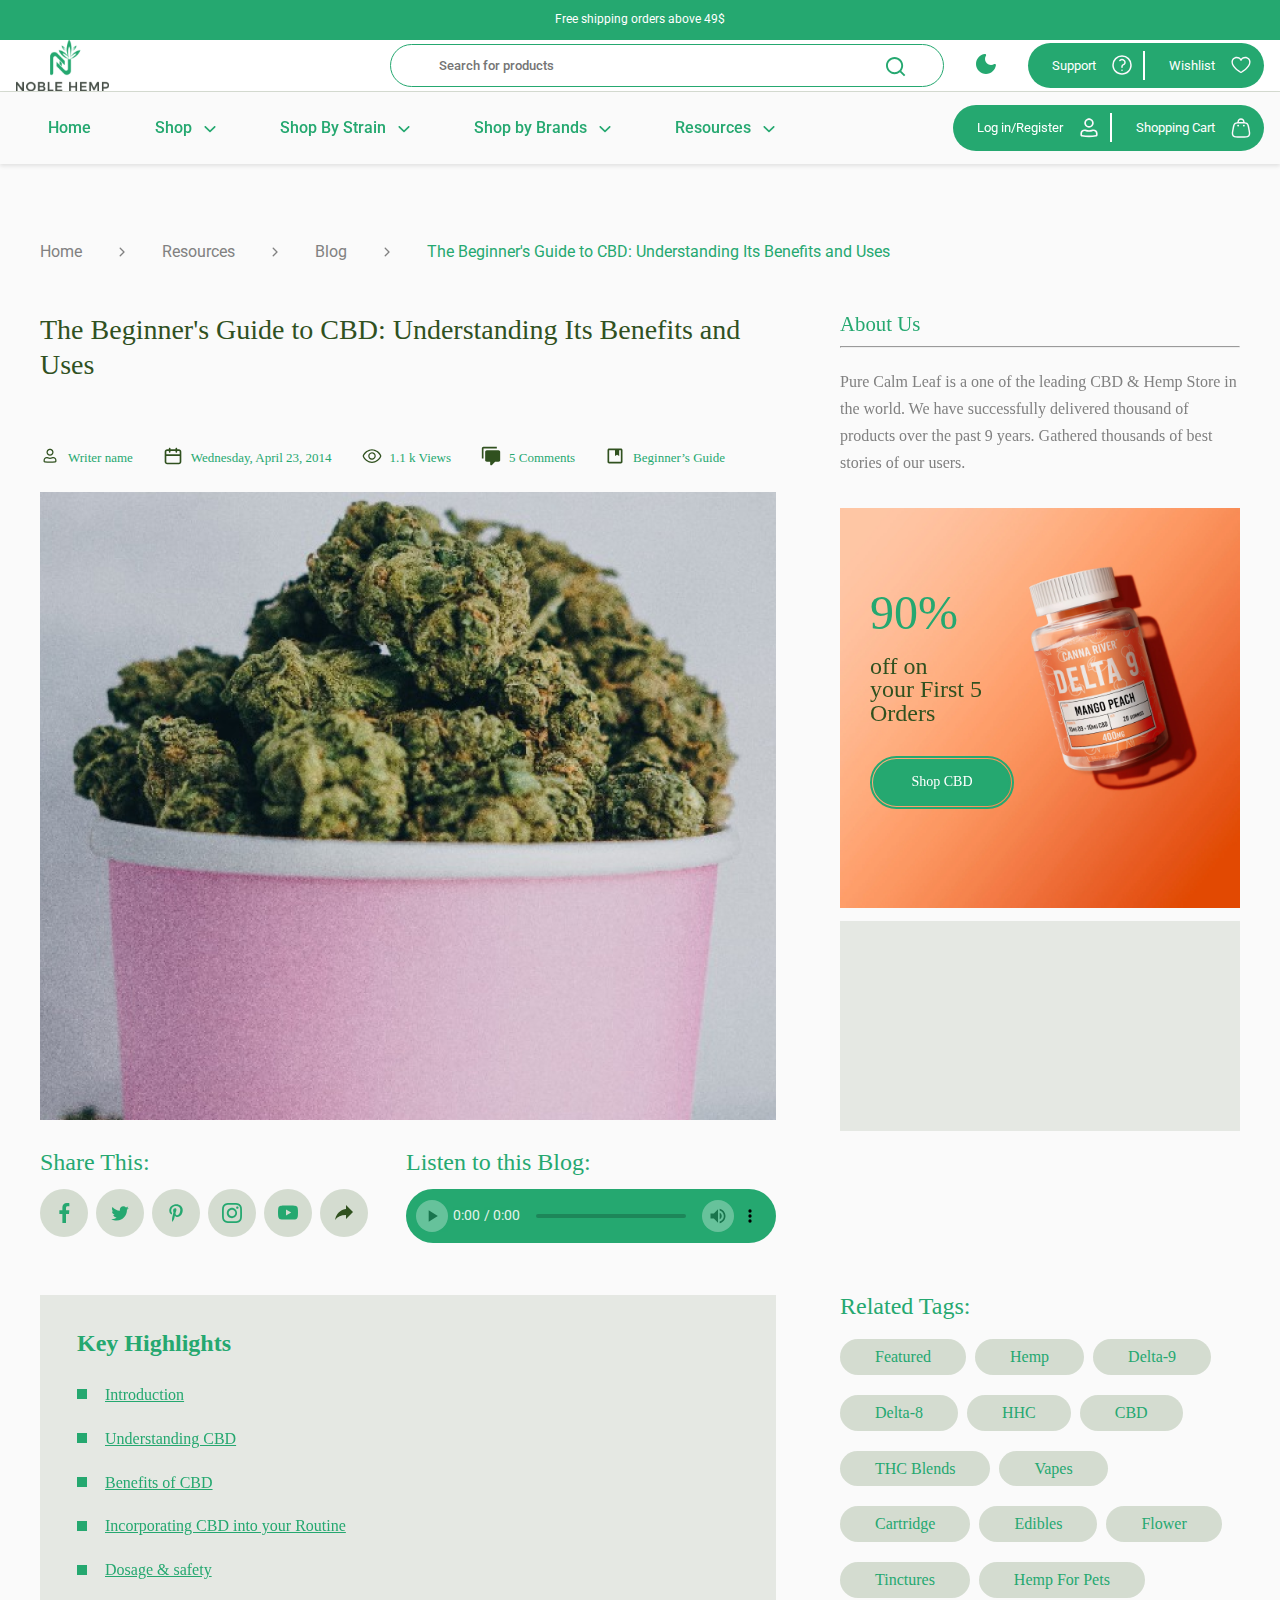
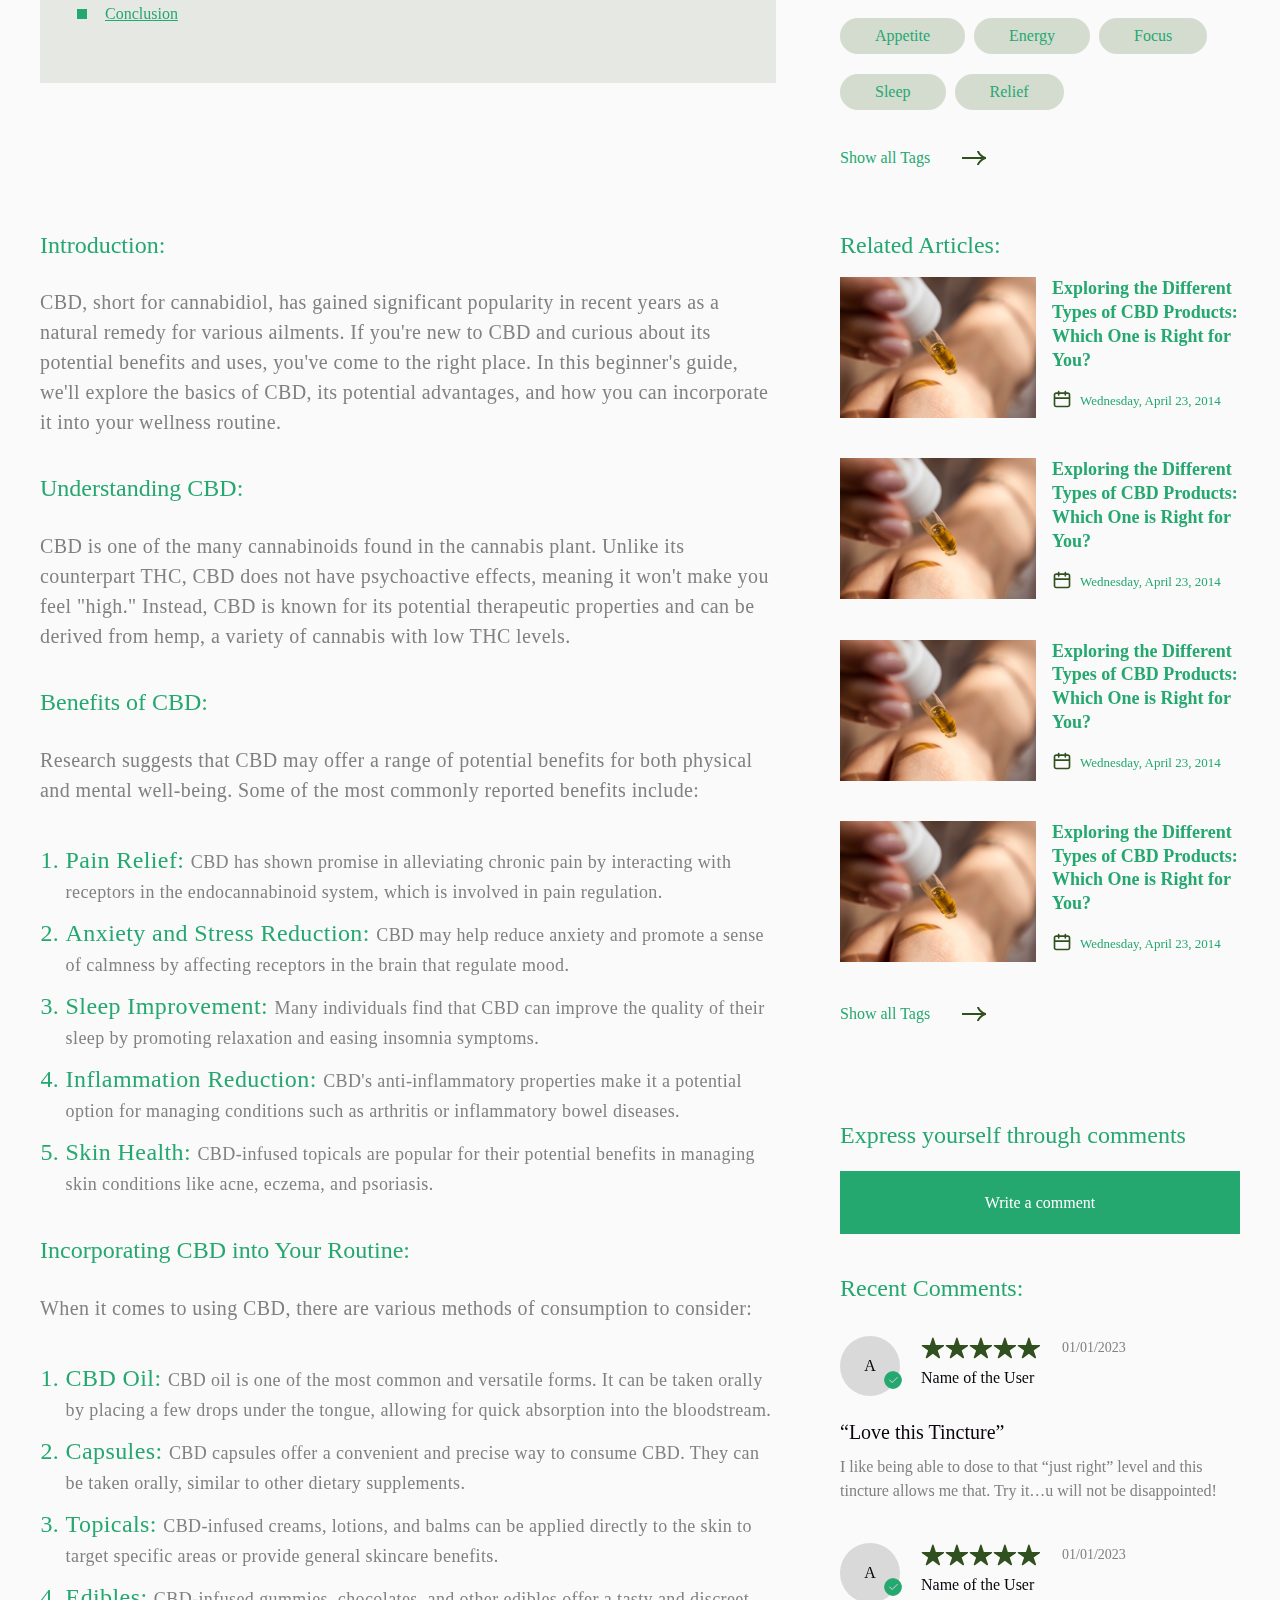
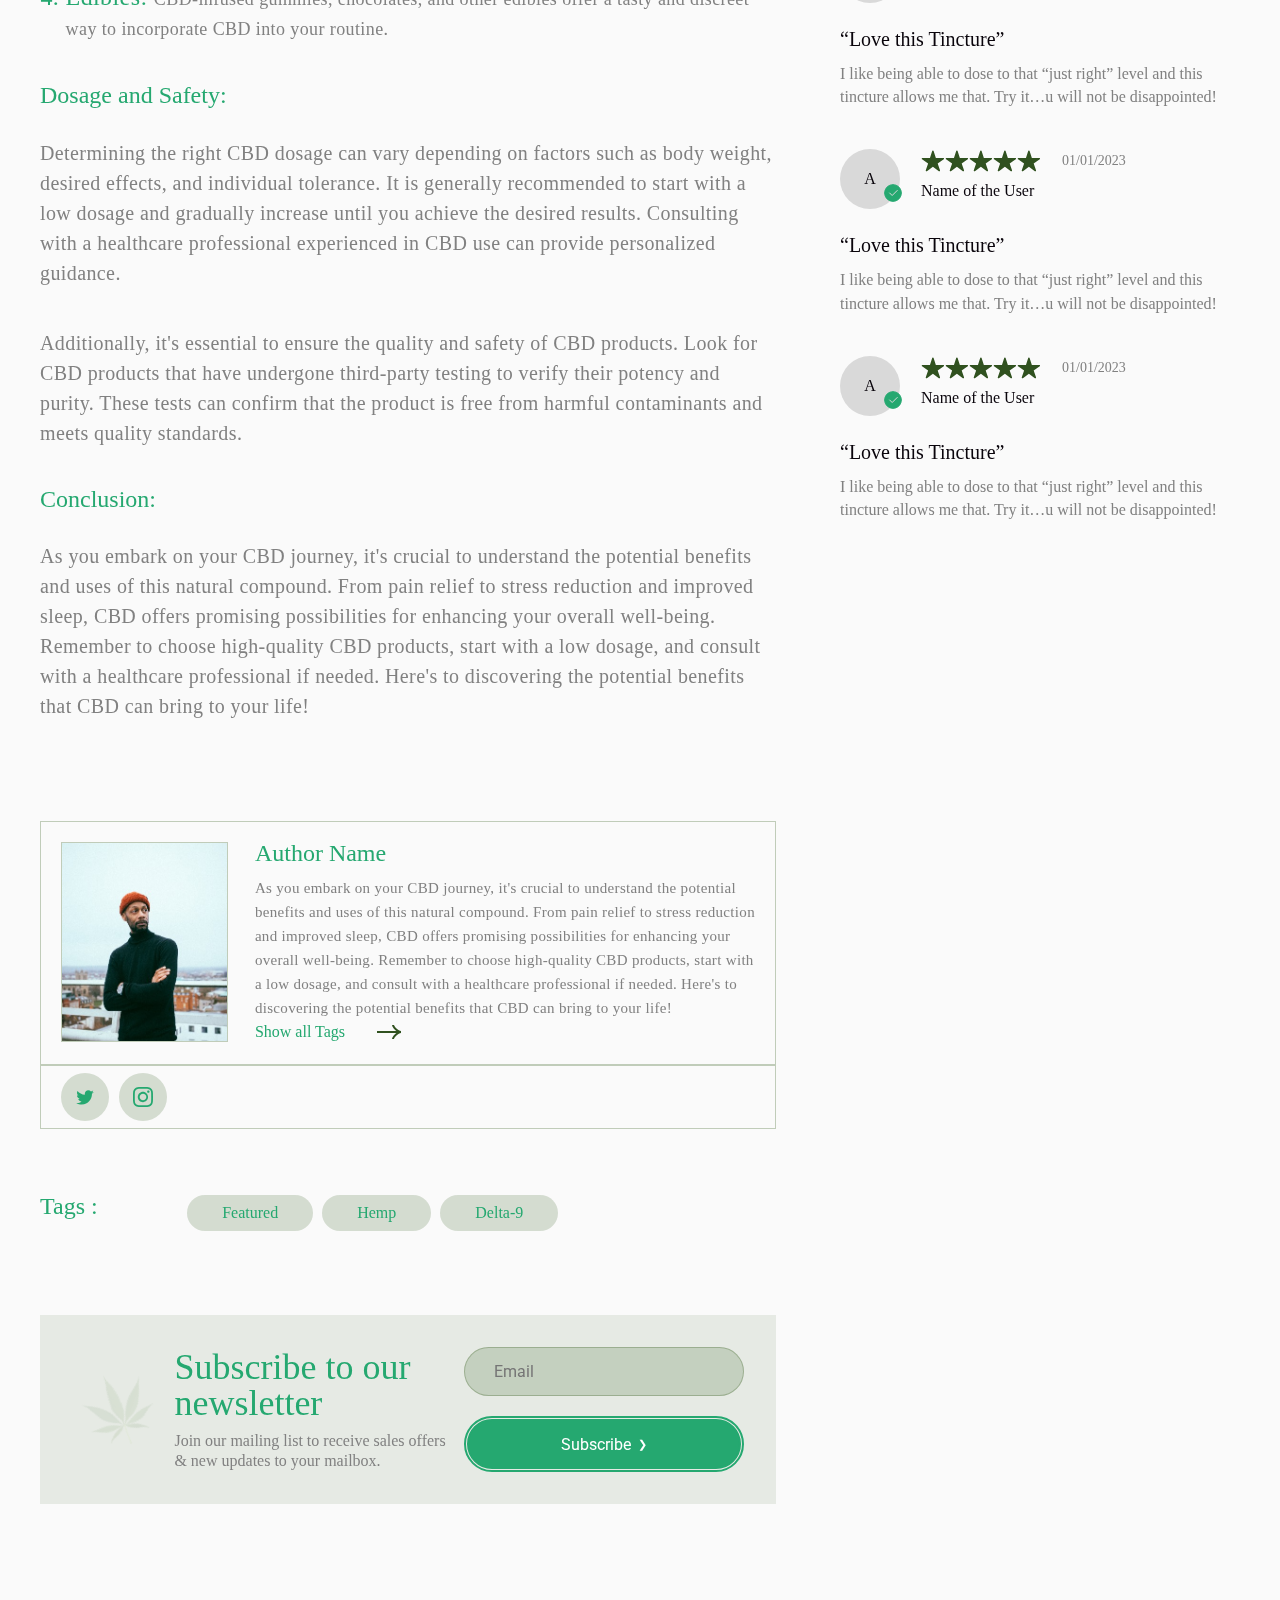
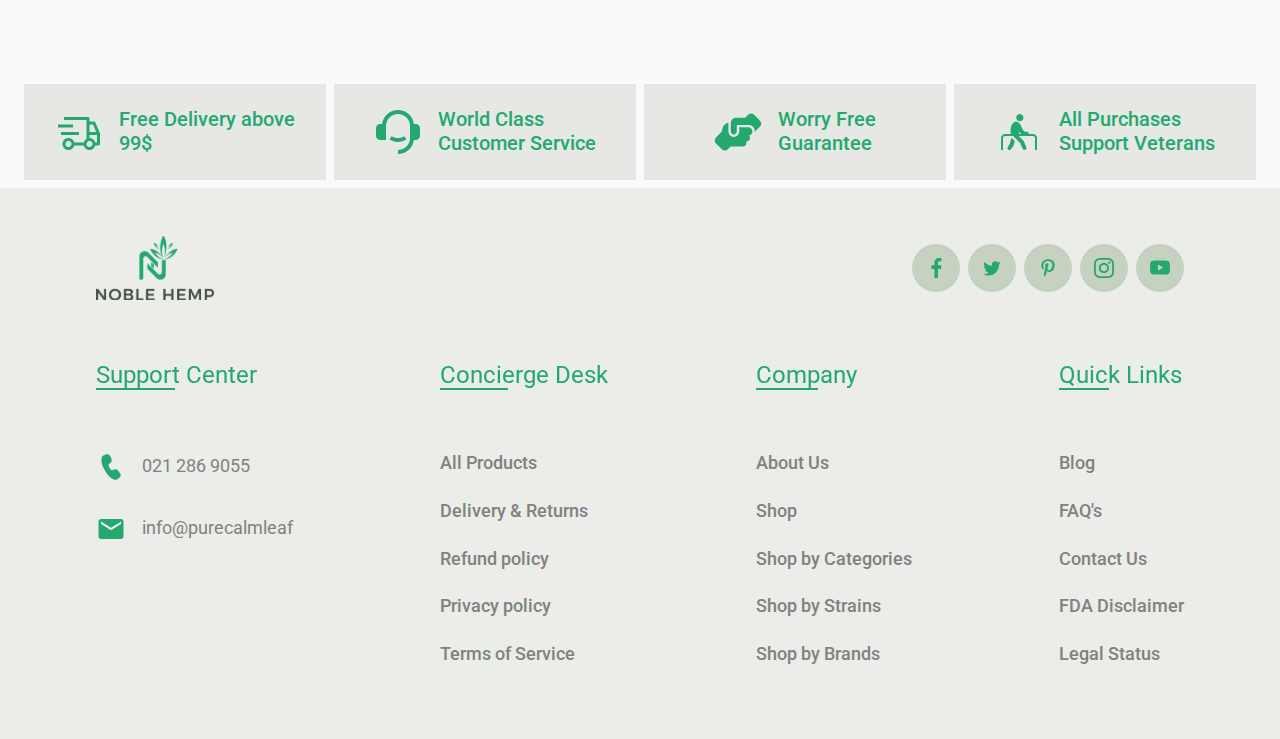
<file: singleblog.html>
<!DOCTYPE html>
<html lang="en">
<head>
  <meta charset="UTF-8" />
  <meta name="viewport" content="width=device-width, initial-scale=1.0" />
  <title>Pure Calm Leaf</title>
  <link rel="stylesheet" href="css/style.css" />
  <link rel="stylesheet" href="css/queries.css" />
  <link rel="stylesheet" href="css/owl.carousel.min.css" />
  <link rel="stylesheet" href="css/owl.theme.default.css" />
  <link
    rel="stylesheet"
    href="https://cdnjs.cloudflare.com/ajax/libs/font-awesome/6.4.0/css/all.min.css"
    integrity="sha512-iecdLmaskl7CVkqkXNQ/ZH/XLlvWZOJyj7Yy7tcenmpD1ypASozpmT/E0iPtmFIB46ZmdtAc9eNBvH0H/ZpiBw=="
    crossorigin="anonymous"
    referrerpolicy="no-referrer"
  />
  <link href="https://fonts.googleapis.com/css2?family=Roboto:wght@300;400;500;700&display=swap" rel="stylesheet">
</head>

<body>
  <header>
    <div class="topBar">
      <p>Free shipping orders above 49$</p>
    </div>

    <div class="secondar_menuBar flex-row">
      <a href="index.html">
        <div class="main_logo">
          <img src="assets/main-logo.svg" alt="">  
        </div>
      </a>

      <div class="support_wishlist">
        <div class="search_bar">
          <input type="text" placeholder="Search for products" value="" />
          <svg width="21" height="21" viewBox="0 0 21 21" fill="none" xmlns="http://www.w3.org/2000/svg">
            <path d="M16.031 14.617L20.314 18.899L18.899 20.314L14.617 16.031C13.0237 17.3082 11.042 18.0029 9 18C4.032 18 0 13.968 0 9C0 4.032 4.032 0 9 0C13.968 0 18 4.032 18 9C18.0029 11.042 17.3082 13.0237 16.031 14.617ZM14.025 13.875C15.2941 12.5699 16.0029 10.8204 16 9C16 5.133 12.867 2 9 2C5.133 2 2 5.133 2 9C2 12.867 5.133 16 9 16C10.8204 16.0029 12.5699 15.2941 13.875 14.025L14.025 13.875Z" fill="rgba(37, 168, 112, 1)"/>
            </svg>
        </div>
        <button id="theme_Button">
          <svg width="30" height="30" viewBox="0 0 18 18" fill="none" xmlns="http://www.w3.org/2000/svg">
            <path d="M8.01 0.0500082C3.51 0.540008 0 4.36001 0 9.00001C0 11.387 0.948211 13.6761 2.63604 15.364C4.32387 17.0518 6.61305 18 9 18C13.63 18 17.45 14.5 17.95 10C18.04 9.21001 17.17 8.58001 16.41 9.05001C15.5937 9.57107 14.6523 9.86314 13.6844 9.89565C12.7165 9.92816 11.7576 9.69993 10.9082 9.23482C10.0587 8.76971 9.34988 8.08484 8.85586 7.25187C8.36183 6.4189 8.10077 5.46846 8.1 4.50001C8.1 3.44001 8.41 2.44001 8.94 1.61001C9.39 0.940008 8.9 -0.0199918 8.01 0.0500082Z" fill="rgba(37, 168, 112, 1)"/>
            </svg>
        </button>

        <div class="widget_Area">
          <a href="">
            <button id="support" class="support">
              <span>Support</span>
              <svg width="20" height="20" viewBox="0 0 20 20" fill="none" xmlns="http://www.w3.org/2000/svg">
                <path d="M7.879 5.519C9.05 4.494 10.95 4.494 12.121 5.519C13.293 6.544 13.293 8.206 12.121 9.231C11.918 9.41 11.691 9.557 11.451 9.673C10.706 10.034 10.001 10.672 10.001 11.5V12.25M19 10C19 11.1819 18.7672 12.3522 18.3149 13.4442C17.8626 14.5361 17.1997 15.5282 16.364 16.364C15.5282 17.1997 14.5361 17.8626 13.4442 18.3149C12.3522 18.7672 11.1819 19 10 19C8.8181 19 7.64778 18.7672 6.55585 18.3149C5.46392 17.8626 4.47177 17.1997 3.63604 16.364C2.80031 15.5282 2.13738 14.5361 1.68508 13.4442C1.23279 12.3522 1 11.1819 1 10C1 7.61305 1.94821 5.32387 3.63604 3.63604C5.32387 1.94821 7.61305 1 10 1C12.3869 1 14.6761 1.94821 16.364 3.63604C18.0518 5.32387 19 7.61305 19 10ZM10 15.25H10.008V15.258H10V15.25Z" stroke="#FBF8FC" stroke-width="1.5" stroke-linecap="round" stroke-linejoin="round"/>
                </svg>
                
            </button>
          </a>
          <a href="">
            <button id="wishlist-menu" class="wishlist">
              <span>Wishlist</span>
              <svg width="22" height="18" viewBox="0 0 22 18" fill="none" xmlns="http://www.w3.org/2000/svg">
                <path d="M15.6875 0C13.7516 0 12.0566 0.8325 11 2.23969C9.94344 0.8325 8.24844 0 6.3125 0C4.77146 0.00173694 3.29404 0.614681 2.20436 1.70436C1.11468 2.79404 0.501737 4.27146 0.5 5.8125C0.5 12.375 10.2303 17.6869 10.6447 17.9062C10.7539 17.965 10.876 17.9958 11 17.9958C11.124 17.9958 11.2461 17.965 11.3553 17.9062C11.7697 17.6869 21.5 12.375 21.5 5.8125C21.4983 4.27146 20.8853 2.79404 19.7956 1.70436C18.706 0.614681 17.2285 0.00173694 15.6875 0ZM11 16.3875C9.28812 15.39 2 10.8459 2 5.8125C2.00149 4.66921 2.45632 3.57317 3.26475 2.76475C4.07317 1.95632 5.16921 1.50149 6.3125 1.5C8.13594 1.5 9.66687 2.47125 10.3062 4.03125C10.3628 4.16881 10.4589 4.28646 10.5824 4.36926C10.7059 4.45206 10.8513 4.49627 11 4.49627C11.1487 4.49627 11.2941 4.45206 11.4176 4.36926C11.5411 4.28646 11.6372 4.16881 11.6937 4.03125C12.3331 2.46844 13.8641 1.5 15.6875 1.5C16.8308 1.50149 17.9268 1.95632 18.7353 2.76475C19.5437 3.57317 19.9985 4.66921 20 5.8125C20 10.8384 12.71 15.3891 11 16.3875Z" fill="#FBF8FC"/>
                </svg>
            </button>
          </a>
        </div>
      </div>

      <!-- for mobile/tablet -->
      <div class="mobile-icons">
        <button id="shopping-cart">
          <img src="/assets/shopping_bag-green.svg" alt="" />
        </button>
        <button id="hamburger-menu">
          <img src="/assets/hamburger.svg" alt="" />
        </button>
        <div class="overlay"></div>
      </div>

      <!-- accordion -->
      <div id="main-accordion" class="accordion">
        <img id="backArrow" src="/assets/off-canvas-backArrow.svg" alt="" />
        <!-- accordion for Shop By Categories -->
        <div class="accordion-item">
          <div class="accordion-header">Shop By Category</div>
          <div class="accordion-content">
            <div class="accordion-item">
              <div class="accordion-header">Featured</div>
              <div class="accordion-content">
                <ul>
                  <li><a href="">New Products</a></li>
                  <li><a href="">Best Seller</a></li>
                  <li><a href="">Sale/Bundles</a></li>
                  <li><a href="">Apparel</a></li>
                </ul>
              </div>
            </div>
            <div class="accordion-item">
              <div class="accordion-header">Ingredient</div>
              <div class="accordion-content">
                <ul>
                  <li><a href="">Delta-9</a></li>
                  <li><a href="">Delta-8</a></li>
                  <li><a href="">HHC</a></li>
                  <li><a href="">CBD</a></li>
                  <li><a href="">THC Blends</a></li>
                </ul>
              </div>
            </div>
            <div class="accordion-item">
              <div class="accordion-header">Type</div>
              <div class="accordion-content">
                <ul>
                  <li><a href="">Disposable Vapes</a></li>
                  <li><a href="">Vape Cartridge</a></li>
                  <li><a href="">Edibles/Gummies</a></li>
                  <li><a href="">Flower</a></li>
                  <li><a href="">Tinctures</a></li>
                  <li><a href="">Pet Supplies</a></li>
                </ul>
              </div>
            </div>
            <div class="accordion-item">
              <div class="accordion-header">Benefits</div>
              <div class="accordion-content">
                <ul>
                  <li><a href="">Appetite</a></li>
                  <li><a href="">Energy</a></li>
                  <li><a href="">Focus</a></li>
                  <li><a href="">Relief</a></li>
                  <li><a href="">Sleep</a></li>
                </ul>
              </div>
            </div>
          </div>
        </div>

        <!-- accordion for Shop By Strains -->
        <div class="accordion-item">
          <div class="accordion-header">Shop By Strains</div>
          <div class="accordion-content">
            <a class="option" href="">
              <div class="strain">
                <img src="/assets/indica.svg" alt="" />
                <p>Indica</p>
              </div>
            </a>
            <a class="option" href="">
              <div class="strain">
                <img src="/assets/sativa.svg" alt="" />
                <p>Sativa</p>
              </div>
            </a>
            <a class="option" href="">
              <div class="strain">
                <img src="assets/hybrid.svg" alt="" />
                <p>Hybrid</p>
              </div>
            </a>
          </div>
        </div>

        <!-- accordion for Shop By Brands -->
        <div class="accordion-item">
          <div class="accordion-header">Shop by Brands</div>
          <div class="accordion-content">
            <div class="menu-column">
              <ul>
                <li><a href="">3 Chi</a></li>
                <li><a href="">Buzz City</a></li>
                <li><a href="">Dimo Hemp</a></li>
                <li><a href="">Ghost Hemp</a></li>
                <li><a href="">Koi</a></li>
                <li><a href="">Moonwlkr</a></li>
                <li><a href="">Space Gods</a></li>
              </ul>
            </div>
            <div class="menu-column">
              <ul>
                <li><a href="">8 THC</a></li>
                <li><a href="">Kali Extract</a></li>
                <li><a href="">Exodus</a></li>
                <li><a href="">Happi + Strange clouds</a></li>
                <li><a href="">Kush Brust</a></li>
                <li><a href="">Mr. O's</a></li>
                <li><a href="">Sugar Extract Collaboration</a></li>
              </ul>
            </div>
            <div class="menu-column">
              <ul>
                <li><a href="">Bailey's Pet Products</a></li>
                <li><a href="">Clean Remedies</a></li>
                <li><a href="">Extrax</a></li>
                <li><a href="">Happy Fruit</a></li>
                <li><a href="">Looper</a></li>
                <li><a href="">Pure Clear</a></li>
                <li><a href="">Torch</a></li>
              </ul>
            </div>
            <div class="menu-column">
              <ul>
                <li><a href="">Binoid</a></li>
                <li><a href="">Detla Ape</a></li>
                <li><a href="">Fenix</a></li>
                <li><a href="">Hummingbird Extracts</a></li>
                <li><a href="">Looper + Packwood</a></li>
                <li><a href="">Salp Hemp Co.</a></li>
              </ul>
            </div>
          </div>
        </div>

        <!-- accordion for Resources -->
        <div class="accordion-item">
          <div class="accordion-header">Resources</div>
          <div class="accordion-content">
            <ul>
              <li><a href="">About Us</a></li>
              <li><a href="">FAQ's</a></li>
              <li><a href="/blog.html">Blog</a></li>
              <li><a href="">Is Delta - 8 Legal?</a></li>
              <li><a href="">Is Delta - 9 Legal?</a></li>
              <li><a href="">Lab Results</a></li>
            </ul>
          </div>
        </div>
      </div>
      <!-- accordion -->
    </div>
    <!-- for mobile/tablet -->

    <nav class="primary_menuBar">
      <ul>
        <li class="home"><a href="">Home</a></li>

        <!-- dropdonw for Shop Menu -->
        <li class="dropdown">
          <a href="">Shop</a>
          <div class="dropdown-content">
            <div class="mega-menu">
              <div class="menu-column">
                <ul>
                  <h3>Featured</h3>
                  <li><a href="">New Products</a></li>
                  <li><a href="">Best Seller</a></li>
                  <li><a href="">Sale/Bundles</a></li>
                  <li><a href="">Apparel</a></li>
                </ul>
              </div>
              <div class="menu-column">
                <ul>
                  <h3>Ingredient</h3>
                  <li><a href="">Delta-9</a></li>
                  <li><a href="">Delta-8</a></li>
                  <li><a href="">HHC</a></li>
                  <li><a href="">CBD</a></li>
                  <li><a href="">THC Blends</a></li>
                </ul>
              </div>
              <div class="menu-column">
                <ul>
                  <h3>Type</h3>
                  <li><a href="">Disposable Vapes</a></li>
                  <li><a href="">Vape Cartridge</a></li>
                  <li><a href="">Edibles/Gummies</a></li>
                  <li><a href="">Flower</a></li>
                  <li><a href="">Tinctures</a></li>
                  <li><a href="">Pet Supplies</a></li>
                </ul>
              </div>
              <div class="menu-column">
                <ul>
                  <h3>Benefits</h3>
                  <li><a href="">Appetite</a></li>
                  <li><a href="">Energy</a></li>
                  <li><a href="">Focus</a></li>
                  <li><a href="">Relief</a></li>
                  <li><a href="">Sleep</a></li>
                </ul>
              </div>
              <div class="menu-column image-column">
                <img src="/assets/dropdownImage.svg" alt="Image" />
              </div>
            </div>
            <div class="info-boxes">
              <div class="info-box">
                <img src="/assets/car-light.svg" alt="" />
                <div class="content">
                  <h3>Free Shipping</h3>
                  <p>All orders above $49</p>
                </div>
              </div>
              <div class="info-box">
                <img src="/assets/stering_Icon.svg" alt="" />
                <div class="content">
                  <h3>Leading Support</h3>
                  <p>Visit our help desk</p>
                </div>
              </div>
              <div class="info-box">
                <img src="/assets/badge.svg" alt="" />
                <div class="content">
                  <h3>Certifird & Tested CBD</h3>
                  <p>Find out more</p>
                </div>
              </div>
            </div>
          </div>
        </li>
        <!-- ------------//dropdonw for Shop Menu------------>

        <!-- dropdonw for Shop By Strain -->
        <li class="dropdown dropdown2">
          <a href="">Shop By Strain</a>
          <div class="dropdown-content2">
            <a class="option" href="">
              <div class="strain">
                <img src="/assets/indica.svg" alt="" />
                <p>Indica</p>
              </div>
            </a>
            <a class="option" href="">
              <div class="strain">
                <img src="/assets/sativa.svg" alt="" />
                <p>Sativa</p>
              </div>
            </a>
            <a class="option" href="">
              <div class="strain">
                <img src="assets/hybrid.svg" alt="" />
                <p>Hybrid</p>
              </div>
            </a>
          </div>
        </li>
        <!-----------//dropdonw for Shop By Strain----------->

        <!-- dropdonw for Shop By Brands -->
        <li id="brands" class="dropdown">
          <a href="">Shop by Brands</a>
          <div class="dropdown-content">
            <div class="mega-menu">
              <div class="menu-column">
                <ul>
                  <li><a href="">3 Chi</a></li>
                  <li><a href="">Buzz City</a></li>
                  <li><a href="">Dimo Hemp</a></li>
                  <li><a href="">Ghost Hemp</a></li>
                  <li><a href="">Koi</a></li>
                  <li><a href="">Moonwlkr</a></li>
                  <li><a href="">Space Gods</a></li>
                </ul>
              </div>
              <div class="menu-column">
                <ul>
                  <li><a href="">8 THC</a></li>
                  <li><a href="">Kali Extract</a></li>
                  <li><a href="">Exodus</a></li>
                  <li><a href="">Happi + Strange clouds</a></li>
                  <li><a href="">Kush Brust</a></li>
                  <li><a href="">Mr. O's</a></li>
                  <li><a href="">Sugar Extract Collaboration</a></li>
                </ul>
              </div>
              <div class="menu-column">
                <ul>
                  <li><a href="">Bailey's Pet Products</a></li>
                  <li><a href="">Clean Remedies</a></li>
                  <li><a href="">Extrax</a></li>
                  <li><a href="">Happy Fruit</a></li>
                  <li><a href="">Looper</a></li>
                  <li><a href="">Pure Clear</a></li>
                  <li><a href="">Torch</a></li>
                </ul>
              </div>
              <div class="menu-column">
                <ul>
                  <li><a href="">Binoid</a></li>
                  <li><a href="">Detla Ape</a></li>
                  <li><a href="">Fenix</a></li>
                  <li><a href="">Hummingbird Extracts</a></li>
                  <li><a href="">Looper + Packwood</a></li>
                  <li><a href="">Salp Hemp Co.</a></li>
                </ul>
              </div>
            </div>
          </div>
        </li>
        <!----------- dropdonw for Shop By Brands--------- -->

        <!-- dropdonw for Resources -->
        <li id="resources" class="dropdown dropdown2">
          <a href="">Resources</a>
          <div class="dropdown-content2">
            <ul>
              <li><a href="">About Us</a></li>
              <li><a href="">FAQ's</a></li>
              <li><a href="blog.html">Blog</a></li>
              <li><a href="">Is Delta - 8 Legal?</a></li>
              <li><a href="">Is Delta - 9 Legal?</a></li>
              <li><a href="">Lab Results</a></li>
            </ul>
          </div>
        </li>
        <!-----------//dropdonw for Resources----------->
      </ul>

      <div class="widget_Area">
        <a href="loginpage.html">
          <button id="user-account" class="support">
            <span>Log in/Register</span>
            <svg width="16" height="18" viewBox="0 0 16 18" fill="none" xmlns="http://www.w3.org/2000/svg">
              <path fill-rule="evenodd" clip-rule="evenodd" d="M3.75 4.5C3.75 3.94188 3.85993 3.38923 4.07351 2.8736C4.28709 2.35796 4.60015 1.88945 4.9948 1.4948C5.38944 1.10015 5.85796 0.787094 6.3736 0.573512C6.88923 0.359929 7.44188 0.25 8 0.25C8.55812 0.25 9.11077 0.359929 9.6264 0.573512C10.142 0.787094 10.6106 1.10015 11.0052 1.4948C11.3999 1.88945 11.7129 2.35796 11.9265 2.8736C12.1401 3.38923 12.25 3.94188 12.25 4.5C12.25 5.62717 11.8022 6.70817 11.0052 7.5052C10.2082 8.30223 9.12717 8.75 8 8.75C6.87283 8.75 5.79183 8.30223 4.9948 7.5052C4.19777 6.70817 3.75 5.62717 3.75 4.5ZM8 1.75C7.27065 1.75 6.57118 2.03973 6.05546 2.55546C5.53973 3.07118 5.25 3.77065 5.25 4.5C5.25 5.22935 5.53973 5.92882 6.05546 6.44454C6.57118 6.96027 7.27065 7.25 8 7.25C8.72935 7.25 9.42882 6.96027 9.94454 6.44454C10.4603 5.92882 10.75 5.22935 10.75 4.5C10.75 3.77065 10.4603 3.07118 9.94454 2.55546C9.42882 2.03973 8.72935 1.75 8 1.75ZM4 11.75C3.40326 11.75 2.83097 11.9871 2.40901 12.409C1.98705 12.831 1.75 13.4033 1.75 14V15.188C1.75 15.206 1.763 15.222 1.781 15.225C5.9 15.897 10.101 15.897 14.219 15.225C14.2277 15.2236 14.2357 15.219 14.2414 15.2123C14.2471 15.2055 14.2501 15.1969 14.25 15.188V14C14.25 13.4033 14.0129 12.831 13.591 12.409C13.169 11.9871 12.5967 11.75 12 11.75H11.66C11.6332 11.7498 11.6065 11.7538 11.581 11.762L10.716 12.045C8.95117 12.6212 7.04883 12.6212 5.284 12.045L4.418 11.762C4.39311 11.754 4.36713 11.75 4.341 11.75H4ZM0.25 14C0.25 13.0054 0.645088 12.0516 1.34835 11.3483C2.05161 10.6451 3.00544 10.25 4 10.25H4.34C4.525 10.25 4.709 10.28 4.884 10.336L5.75 10.619C7.21204 11.0962 8.78796 11.0962 10.25 10.619L11.116 10.336C11.291 10.279 11.475 10.25 11.659 10.25H12C12.9946 10.25 13.9484 10.6451 14.6517 11.3483C15.3549 12.0516 15.75 13.0054 15.75 14V15.188C15.75 15.942 15.204 16.584 14.46 16.705C10.1817 17.4034 5.81835 17.4034 1.54 16.705C1.17992 16.6464 0.852441 16.4616 0.616109 16.1837C0.379777 15.9057 0.250006 15.5528 0.25 15.188V14Z" fill="#FBF8FC"/>
              </svg>
          </button>
        </a>
        <a href="">
          <button id="shopping-cart" class="wishlist">
            <span>Shopping Cart</span>
            <svg width="20" height="21" viewBox="0 0 20 21" fill="none" xmlns="http://www.w3.org/2000/svg">
              <path d="M14 8C14 8.26522 13.8946 8.51957 13.7071 8.70711C13.5196 8.89464 13.2652 9 13 9C12.7348 9 12.4804 8.89464 12.2929 8.70711C12.1054 8.51957 12 8.26522 12 8C12 7.73478 12.1054 7.48043 12.2929 7.29289C12.4804 7.10536 12.7348 7 13 7C13.2652 7 13.5196 7.10536 13.7071 7.29289C13.8946 7.48043 14 7.73478 14 8ZM8 8C8 8.26522 7.89464 8.51957 7.70711 8.70711C7.51957 8.89464 7.26522 9 7 9C6.73478 9 6.48043 8.89464 6.29289 8.70711C6.10536 8.51957 6 8.26522 6 8C6 7.73478 6.10536 7.48043 6.29289 7.29289C6.48043 7.10536 6.73478 7 7 7C7.26522 7 7.51957 7.10536 7.70711 7.29289C7.89464 7.48043 8 7.73478 8 8Z" fill="#FBF8FC"/>
              <path fill-rule="evenodd" clip-rule="evenodd" d="M9.99993 1.75C9.40319 1.75 8.8309 1.98705 8.40894 2.40901C7.98698 2.83097 7.74993 3.40326 7.74993 4V4.254C8.16793 4.25 8.61793 4.25 9.10493 4.25H10.8949C11.3819 4.25 11.8329 4.25 12.2499 4.254V4C12.2499 3.40326 12.0129 2.83097 11.5909 2.40901C11.169 1.98705 10.5967 1.75 9.99993 1.75ZM13.7499 4.307V4C13.7499 3.00544 13.3548 2.05161 12.6516 1.34835C11.9483 0.645088 10.9945 0.25 9.99993 0.25C9.00537 0.25 8.05154 0.645088 7.34828 1.34835C6.64502 2.05161 6.24993 3.00544 6.24993 4V4.307C6.11493 4.317 5.98493 4.328 5.85893 4.342C4.98093 4.437 4.24593 4.635 3.59393 5.082C3.36955 5.23565 3.15877 5.40828 2.96393 5.598C2.39793 6.15 2.05893 6.832 1.79393 7.674C1.53693 8.493 1.32893 9.533 1.06693 10.84L1.04793 10.935C0.671932 12.818 0.374932 14.302 0.289932 15.484C0.201932 16.692 0.323932 17.707 0.895932 18.588C1.08693 18.882 1.30993 19.153 1.55993 19.398C2.31193 20.132 3.28393 20.45 4.48493 20.602C5.66093 20.75 7.17493 20.75 9.09493 20.75H10.9049C12.8259 20.75 14.3389 20.75 15.5149 20.602C16.7159 20.45 17.6889 20.132 18.4399 19.398C18.6904 19.1533 18.9131 18.8817 19.1039 18.588C19.6759 17.708 19.7979 16.692 19.7109 15.484C19.6249 14.302 19.3289 12.818 18.9509 10.935L18.9329 10.84C18.6719 9.533 18.4629 8.493 18.2059 7.674C17.9409 6.832 17.6019 6.15 17.0359 5.598C16.8411 5.40827 16.6303 5.23564 16.4059 5.082C15.7539 4.635 15.0189 4.437 14.1409 4.342C14.0111 4.3281 13.8811 4.31643 13.7509 4.307H13.7499ZM6.01993 5.833C5.27293 5.913 4.81193 6.066 4.44193 6.319C4.28839 6.42443 4.14419 6.54287 4.01093 6.673C3.68993 6.986 3.45093 7.408 3.22493 8.124C2.99493 8.857 2.80093 9.817 2.52993 11.176C2.13993 13.124 1.86293 14.516 1.78593 15.592C1.70893 16.654 1.83793 17.285 2.15393 17.771C2.28393 17.971 2.43693 18.158 2.60793 18.325C3.02293 18.73 3.61593 18.98 4.67293 19.114C5.74293 19.249 7.16293 19.25 9.14893 19.25H10.8519C12.8379 19.25 14.2559 19.249 15.3269 19.114C16.3839 18.98 16.9769 18.73 17.3919 18.325C17.5632 18.1576 17.7155 17.9718 17.8459 17.771C18.1619 17.285 18.2909 16.654 18.2149 15.591C18.1369 14.515 17.8599 13.124 17.4709 11.176C17.1989 9.817 17.0059 8.856 16.7749 8.124C16.5499 7.408 16.3099 6.986 15.9889 6.673C15.856 6.5429 15.7121 6.42446 15.5589 6.319C15.1889 6.066 14.7269 5.914 13.9799 5.833C13.2169 5.751 12.2369 5.75 10.8509 5.75H9.14993C7.76393 5.75 6.78393 5.751 6.01993 5.833Z" fill="#FBF8FC"/>
              </svg>
          </button>
        </a>
      </div>
    </nav>
  </header>

  <main class="main_blog">
    <!--------------blog-page-start------------- -->
    <div class="single_blog">
      <div class="container">
         <div class="located-page">
          <ul>
            <li><a href="#">Home</a></li>
            <li class="">
              <img src="assets/arrow-located.svg" alt="" />
            </li>
            <li><a href="#">Resources</a></li>
            <li>
                <img src="assets/arrow-located.svg" alt="" />
            </li>
            <li><a href="#">Blog</a></li>
            <li class="">
              <img src="assets/arrow-located.svg" alt="" />
            </li>
            <li><a href="#">The Beginner's Guide to CBD: Understanding Its Benefits and Uses</a></li>
          </ul>
        </div>
        <div class="blog-post-tfc">
          <!---------blog-post------------>
          <div class="product-image">
            <h3>The Beginner's Guide to CBD: Understanding Its Benefits and Uses</h3>
            <div class="review_widgets">
              <div class="widgets-review-tfc">
                <img src="assets/user.svg" alt="image" />
                <h5>Writer name</h5>
              </div>
              <div class="widgets-review-tfc">
                <img src="assets/uil_calender.svg" alt="image" />
                <h5>Wednesday, April 23, 2014</h5>
              </div>
              <div class="widgets-review-tfc">
                <img src="assets/carbon_view.svg" alt="image" />
                <h5>1.1 k Views</h5>
              </div>
              <div class="widgets-review-tfc">
                <img src="assets/mdi_comments.svg" alt="image" />
                <h5>5 Comments</h5>
              </div>
              <div class="widgets-review-tfc">
                <img src="assets/material-symbols_developer-guide-outline.svg" alt="image" />
                <h5>Beginner’s Guide</h5>
              </div>
            </div>
            <!---- video-section-start ----->
            <div class="tfc-video-play">
              <img src="assets/Rectangle 27.png" alt="image" class="set-image"/>
            </div>
            <div class="share_blog">
              <div class="share_Network">
                <h3>Share This:</h3>
                <div class="social-links">
                  <div class="social-icons">
                    <a href="">
                      <div class="icon">
                        <img src="/assets/fb-icon-default.svg" alt="">
                      </div>
                    </a>
                    <a href="">
                      <div class="icon">
                        <img src="/assets/tweeter-icon-default.svg" alt="">
                      </div>
                    </a>
                    <a href="">
                      <div class="icon">
                        <img src="/assets/pinterest-icon-default.svg" alt="">
                      </div>
                    </a>
                    <a href="">
                      <div class="icon">
                        <img src="/assets/instagram-icon-default.svg" alt="">
                      </div>
                    </a>
                    <a href="">
                      <div class="icon">
                        <img src="/assets/youtube-icon-default.svg" alt="">
                      </div>
                    </a>
                    <a href="">
                      <div class="icon">
                        <img src="/assets/share_blog.svg" alt="">
                      </div>
                    </a>
                  </div>
                </div>
              </div>
              <div class="share_Network">
                <h3>Listen to this Blog:</h3>
                <!-- demo -->
                <div class="tfc-video-control">
                  <audio controls>
                    <source src="https://www.w3schools.com/html/horse.ogg" type="audio/ogg" />
                  </audio>
                </div>
                <!-- demo-end -->
              </div>
            </div>
        
          </div>

          <!-------blog-discount-banner--------->
          <div class="product-discount">
            <h3>About Us</h3>
            <hr>
            <p>
              Pure Calm Leaf is a one of the leading CBD & Hemp Store in the world. We have successfully delivered
              thousand of products over the past 9 years. Gathered thousands of best stories of our users.
            </p>
            <div class="delta-tfc">
              <div class="delta-image">
                <img src="assets/side1.png" class="fixed-image" alt="" />
              </div>
              <div class="delt-image-overlap-text">
                <h3>90%</h3>
                <p>off on<br>
                  your First 5<br>
                  Orders</p>
                <a href="">
                  <div class="tfc-btn-container">
                    <button class="dtx-cta-btn tfc-read-btn">
                      Shop CBD
                    </button>
                  </div>
                </a>
              </div>
            </div>
            <div class="tfc_blank_Box"></div>
          </div>
        </div>
      </div>
    </div>
    </div>
    <!-------------- blog-page-end--------------->
    <!--------- information-tag-section-start --------->
    <section class="info-tag">
      <div class="container">
        <div class="tfc-grid-tag">
          <div class="key_Highlight">
            <h2>Key Highlights</h2>
            <ul>
              <li><a href="#">Introduction</a></li>
              <li><a href="#">Understanding CBD</a></li>
              <li><a href="#">Benefits of CBD</a></li>
              <li><a href="#">Incorporating CBD into your Routine</a></li>
              <li><a href="#">Dosage & safety</a></li>
              <li><a href="#">Conclusion</a></li>
            </ul>
          </div>
          <!-- /**********************/ -->
          <div class="container-tags">
            <h2>Related Tags:</h2>
            <div class="related-tags">
              <a href="#">Featured</a>
              <a href="#">Hemp</a>
              <a href="#">Delta-9</a>
              <a href="#">Delta-8</a>
              <a href="#">HHC</a>
              <a href="#">CBD</a>
              <a href="#">THC Blends</a>
              <a href="#">Vapes</a>
              <a href="#">Cartridge</a>
              <a href="#">Edibles</a>
              <a href="#">Flower</a>
              <a href="#">Tinctures</a>
              <a href="#">Hemp For Pets</a>
              <a href="#">Appetite</a>
              <a href="#">Energy</a>
              <a href="#">Focus</a>
              <a href="#">Sleep</a>
              <a href="#">Relief</a>
            </div>
            <a class="show-tfc-btn" href="#">
              <h3>Show all Tags</h3>
              <div class="guide-arrow">
                <img src="assets/guide_arrow.svg" alt="" class="set-image">
              </div>
            </a>
          </div>
        </div>
      </div>
    </section>
    <!--------- information-tag-section-end --------->
    <!---------artical-and-information-section-start-------->
    <section class="artical_container">
      <div class="container">
        <div class="sidebar-adv-info">
          <div class="tfc-adv-info">
            <div class="intro-tfc">
              <h2>Introduction:</h2>
              <p>
                CBD, short for cannabidiol, has gained significant popularity in recent years as a natural remedy for 
                various ailments. If you're new to CBD and curious about its potential benefits and uses, you've come to 
                the right place. In this beginner's guide, we'll explore the basics of CBD, its potential advantages, and 
                how you can incorporate it into your wellness routine.
              </p>
   
              <h2>Understanding CBD:</h2>
              <p>
                CBD is one of the many cannabinoids found in the cannabis plant. Unlike its counterpart THC, CBD does not 
                have psychoactive effects, meaning it won't make you feel "high." Instead, CBD is known for its potential 
                therapeutic properties and can be derived from hemp, a variety of cannabis with low THC levels.
              </p>
         

              <h2>Benefits of CBD:</h2>
              <p>
                Research suggests that CBD may offer a range of potential benefits for both physical and mental well-being. 
                Some of the most commonly reported benefits include:
              </p>

              <ol>
                <li><span>Pain Relief: </span> CBD has shown promise in alleviating chronic pain by interacting with receptors
                  in the endocannabinoid system, which is involved in pain regulation.</li>
                <li><span>Anxiety and Stress Reduction: </span> CBD may help reduce anxiety and promote a sense of calmness by
                  affecting receptors in the brain that regulate mood.</li>
                <li><span>Sleep Improvement: </span> Many individuals find that CBD can improve the quality of their sleep by
                  promoting relaxation and easing insomnia symptoms.</li>
                <li><span>Inflammation Reduction: </span> CBD's anti-inflammatory properties make it a potential option for
                  managing conditions such as arthritis or inflammatory bowel diseases.</li>
                <li><span>Skin Health: </span> CBD-infused topicals are popular for their potential benefits in managing
                  skin conditions like acne, eczema, and psoriasis.</li>
              </ol>

              <h2>Incorporating CBD into Your Routine:</h2>
              <p>
                When it comes to using CBD, there are various methods of consumption to consider:
              </p>

              <ol>
                <li><span>CBD Oil: </span> CBD oil is one of the most common and versatile forms. It can be taken 
                  orally by placing a few drops under the tongue, allowing for quick absorption into the bloodstream.</li>
                <li><span>Capsules: </span> CBD capsules offer a convenient and precise way to consume CBD. They can 
                  be taken orally, similar to other dietary supplements.</li>
                <li><span>Topicals: </span> CBD-infused creams, lotions, and balms can be applied directly to the skin 
                  to target specific areas or provide general skincare benefits.</li>
                <li><span>Edibles: </span> CBD-infused gummies, chocolates, and other edibles offer a tasty and discreet 
                  way to incorporate CBD into your routine.</li>
                </ol>
              <h2>Dosage and Safety:</h2>
              <p>
                Determining the right CBD dosage can vary depending on factors such as body weight, desired effects, 
                and individual tolerance. It is generally recommended to start with a low dosage and gradually increase 
                until you achieve the desired results. Consulting with a healthcare professional experienced in CBD use 
                can provide personalized guidance.
              </p>
              <p>
                Additionally, it's essential to ensure the quality and safety of CBD products. Look for CBD products that 
                have undergone third-party testing to verify their potency and purity. These tests can confirm that the product 
                is free from harmful contaminants and meets quality standards.
              </p>
              <h2>Conclusion:</h2>
              <p>
                As you embark on your CBD journey, it's crucial to understand the potential benefits and uses of this natural 
                compound. From pain relief to stress reduction and improved sleep, CBD offers promising possibilities for enhancing
                your overall well-being. Remember to choose high-quality CBD products, start with a low dosage, and consult with a 
                healthcare professional if needed. Here's to discovering the potential benefits that CBD can bring to your life!
              </p>
            </div>
              <!------author-name-id-start------->
              <div class="tfc-author-container">
              <div class="author-id">
                <div class="author-img">
                  <img src="assets/author_name.jpeg" alt="" />
                </div>
                <div class="author-about">
                  <h2>Author Name</h2>
                  <p>
                    As you embark on your CBD journey, it's crucial to understand the potential benefits and uses of this natural compound. 
                    From pain relief to stress reduction and improved sleep, CBD offers promising possibilities for enhancing your overall 
                    well-being. Remember to choose high-quality CBD products, start with a low dosage, and consult with a healthcare professional 
                    if needed. Here's to discovering the potential benefits that CBD can bring to your life!
                  </p>
                  <a class="show-tfc-btn" href="#">
                    <h3>Show all Tags</h3>
                    <div class="guide-arrow">
                      <img src="assets/guide_arrow.svg" alt="" class="set-image">
                    </div>
                  </a>
                </div>
              </div>
              <div class="author-social-network">
                <div class="social-icons">
                  <a href="">
                    <div class="icon">
                      <img src="/assets/tweeter-icon-default.svg" alt="">
                    </div>
                  </a>
                  <a href="">
                    <div class="icon">
                      <img src="/assets/instagram-icon-default.svg" alt="">
                    </div>
                  </a>
                </div>
              </div>
            </div>
              <!------author-name-id-end------->
             <!-----tags-start----->
             <div class="blg-tags">
              <h2>Tags :</h2>
              <div class="related-tags">
                <a href="#">Featured</a>
                <a href="#">Hemp</a>
                <a href="#">Delta-9</a>
              </div>
             </div>
             <!-----tags-end----->

             <!-- Subscribe-section-start -->
             <div class="Subscribe_block">
              <div class="light-leaf-tfc">
                <img src="assets/light-leaf.svg" alt="">
              </div>
              <div class="subscribe_heading">
                <h2>Subscribe to our newsletter</h2>
                <p>Join our mailing list to receive sales offers & new updates to your mailbox.</p>
              </div>
              <!-- <div class="sub-input-block">3</div> -->
              <form action="" method="post">
                <input type="email" name="sub-email" id="E_mail_box" placeholder="Email"/>
                <div class="btn-container">
                  <button type="submit" value="Submit" class="cta-btn tfc-read-btn">
                    <p>Subscribe</p>
                    <span>❯</span>
                  </button>
                </div>
              </form>
             </div>
             <!-- Subscribe-section-end -->
          </div>
          <div class="dtx-related-rating">
            <!-- artical-blog-start -->
            <div class="artical-sidebar">
              <h2 class="sidebar-gap">Related Articles:</h2>
              <div class="tfc-artical-blog">
                <div class="artical-blog-img">
                  <img src="assets/artical.png" alt="image" class="tfc-zoom-effect">
                </div>
                <div class="artical-blog-text">
                  <h3>Exploring the Different Types of CBD Products: Which One is Right for You?</h3>
                  <div class="widgets-review-tfc">
                    <img src="assets/uil_calender.svg" alt="image">
                    <h5>Wednesday, April 23, 2014</h5>
                  </div>
                </div>
              </div>
              <div class="tfc-artical-blog">
                <div class="artical-blog-img">
                  <img src="assets/artical.png" alt="image" class="tfc-zoom-effect">
                </div>
                <div class="artical-blog-text">
                  <h3>Exploring the Different Types of CBD Products: Which One is Right for You?</h3>
                  <div class="widgets-review-tfc">
                    <img src="assets/uil_calender.svg" alt="image">
                    <h5>Wednesday, April 23, 2014</h5>
                  </div>
                </div>
              </div>
              <div class="tfc-artical-blog">
                <div class="artical-blog-img">
                  <img src="assets/artical.png" alt="image" class="tfc-zoom-effect">
                </div>
                <div class="artical-blog-text">
                  <h3>Exploring the Different Types of CBD Products: Which One is Right for You?</h3>
                  <div class="widgets-review-tfc">
                    <img src="assets/uil_calender.svg" alt="image">
                    <h5>Wednesday, April 23, 2014</h5>
                  </div>
                </div>
              </div>
              <div class="tfc-artical-blog">
                <div class="artical-blog-img">
                  <img src="assets/artical.png" alt="image" class="tfc-zoom-effect">
                </div>
                <div class="artical-blog-text">
                  <h3>Exploring the Different Types of CBD Products: Which One is Right for You?</h3>
                  <div class="widgets-review-tfc">
                    <img src="assets/uil_calender.svg" alt="image">
                    <h5>Wednesday, April 23, 2014</h5>
                  </div>
                </div>
              </div>
              <a class="show-tfc-btn" href="#">
                <h3>Show all Tags</h3>
                <div class="guide-arrow">
                  <img src="assets/guide_arrow.svg" alt="" class="set-image">
                </div>
              </a>
            </div>
            <!-- artical-blog-end -->
             <!------write comment box button update start code----->
             <div class="write_cmnt">
              <h2>Express yourself through comments</h2>
              <a href="#">Write a comment</a>
             </div>
             <!------write comment box button update end code----->
            <!-- Recent_comment-box-start -->
             <div class="Recent_comment-box">
              <h2 class="recent-gap-y">Recent Comments:</h2>
              <div class="comment-container">
              <div class="User_comment">
                 <div class="user_verify">A
                  <div class="check_mask">
                    <img src="assets/icon-park-solid_check-one.svg" alt="" />
                  </div>
                 </div>
                 <div class="user_rating">
                    <div class="tfc-star_ranking">
                      <img src="assets/ion_star.svg" alt="" />
                      <img src="assets/ion_star.svg" alt="" />
                      <img src="assets/ion_star.svg" alt="" />
                      <img src="assets/ion_star.svg" alt="" />
                      <img src="assets/ion_star.svg" alt="" />
                    </div>
                    <h3>Name of the User</h3>
                 </div>
                 <div class="user_schedule">
                  01/01/2023
                 </div>
              </div>
              <h2>“Love this Tincture”</h2>
              <p>I like being able to dose to that “just right” level and this tincture 
                allows me that. Try it…u will not be disappointed!</p>
            </div>
            <div class="comment-container">
              <div class="User_comment">
                 <div class="user_verify">A
                  <div class="check_mask">
                    <img src="assets/icon-park-solid_check-one.svg" alt="" />
                  </div>
                 </div>
                 <div class="user_rating">
                    <div class="tfc-star_ranking">
                      <img src="assets/ion_star.svg" alt="" />
                      <img src="assets/ion_star.svg" alt="" />
                      <img src="assets/ion_star.svg" alt="" />
                      <img src="assets/ion_star.svg" alt="" />
                      <img src="assets/ion_star.svg" alt="" />
                    </div>
                    <h3>Name of the User</h3>
                 </div>
                 <div class="user_schedule">
                  01/01/2023
                 </div>
              </div>
              <h2>“Love this Tincture”</h2>
              <p>I like being able to dose to that “just right” level and this tincture 
                allows me that. Try it…u will not be disappointed!</p>
            </div>
            <div class="comment-container">
              <div class="User_comment">
                 <div class="user_verify">A
                  <div class="check_mask">
                    <img src="assets/icon-park-solid_check-one.svg" alt="" />
                  </div>
                 </div>
                 <div class="user_rating">
                    <div class="tfc-star_ranking">
                      <img src="assets/ion_star.svg" alt="" />
                      <img src="assets/ion_star.svg" alt="" />
                      <img src="assets/ion_star.svg" alt="" />
                      <img src="assets/ion_star.svg" alt="" />
                      <img src="assets/ion_star.svg" alt="" />
                    </div>
                    <h3>Name of the User</h3>
                 </div>
                 <div class="user_schedule">
                  01/01/2023
                 </div>
              </div>
              <h2>“Love this Tincture”</h2>
              <p>I like being able to dose to that “just right” level and this tincture 
                allows me that. Try it…u will not be disappointed!</p>
            </div>
            <div class="comment-container">
              <div class="User_comment">
                 <div class="user_verify">A
                  <div class="check_mask">
                    <img src="assets/icon-park-solid_check-one.svg" alt="" />
                  </div>
                 </div>
                 <div class="user_rating">
                    <div class="tfc-star_ranking">
                      <img src="assets/ion_star.svg" alt="" />
                      <img src="assets/ion_star.svg" alt="" />
                      <img src="assets/ion_star.svg" alt="" />
                      <img src="assets/ion_star.svg" alt="" />
                      <img src="assets/ion_star.svg" alt="" />
                    </div>
                    <h3>Name of the User</h3>
                 </div>
                 <div class="user_schedule">
                  01/01/2023
                 </div>
              </div>
              <h2>“Love this Tincture”</h2>
              <p>I like being able to dose to that “just right” level and this tincture 
                allows me that. Try it…u will not be disappointed!</p>
            </div>
             </div>
            <!-- Recent_comment-box-end -->
          </div>
        </div>
      </div>
    </section>
    <!---------artical-and-information-section-end-------->

    <!----------------- Section-10 Starts---------------- -->
    <section class="section-10">
      <div class="delivery-services grid-row">
        <div class="column">
          <svg width="48" height="48" viewBox="0 0 48 48" fill="none" xmlns="http://www.w3.org/2000/svg">
            <path d="M6 24H24V27H6V24ZM3 16.5H18V19.5H3V16.5Z" fill="#25A870"/>
            <path d="M44.8785 24.909L40.3785 14.409C40.263 14.1391 40.0708 13.9091 39.8258 13.7475C39.5807 13.5859 39.2936 13.4998 39 13.5H34.5V10.5C34.5 10.1022 34.342 9.72064 34.0607 9.43934C33.7794 9.15804 33.3978 9 33 9H9.00001V12H31.5V30.834C30.8165 31.2309 30.2183 31.7592 29.74 32.3884C29.2617 33.0176 28.9126 33.7352 28.713 34.5H19.287C18.9219 33.086 18.0537 31.8537 16.845 31.0341C15.6363 30.2145 14.1702 29.8638 12.7215 30.0478C11.2728 30.2318 9.94091 30.9379 8.97553 32.0337C8.01015 33.1294 7.47754 34.5396 7.47754 36C7.47754 37.4604 8.01015 38.8706 8.97553 39.9663C9.94091 41.0621 11.2728 41.7682 12.7215 41.9522C14.1702 42.1362 15.6363 41.7855 16.845 40.9659C18.0537 40.1463 18.9219 38.914 19.287 37.5H28.713C29.0393 38.7874 29.7856 39.9292 30.8337 40.7448C31.8818 41.5604 33.172 42.0032 34.5 42.0032C35.8281 42.0032 37.1182 41.5604 38.1663 40.7448C39.2145 39.9292 39.9607 38.7874 40.287 37.5H43.5C43.8978 37.5 44.2794 37.342 44.5607 37.0607C44.842 36.7794 45 36.3978 45 36V25.5C45.0001 25.2968 44.9587 25.0957 44.8785 24.909ZM13.5 39C12.9067 39 12.3267 38.8241 11.8333 38.4944C11.34 38.1648 10.9554 37.6962 10.7284 37.1481C10.5013 36.5999 10.4419 35.9967 10.5577 35.4147C10.6734 34.8328 10.9591 34.2982 11.3787 33.8787C11.7983 33.4591 12.3328 33.1734 12.9147 33.0576C13.4967 32.9419 14.0999 33.0013 14.6481 33.2284C15.1962 33.4554 15.6648 33.8399 15.9944 34.3333C16.3241 34.8266 16.5 35.4067 16.5 36C16.4992 36.7954 16.1829 37.558 15.6205 38.1204C15.058 38.6829 14.2954 38.9992 13.5 39ZM34.5 16.5H38.01L41.226 24H34.5V16.5ZM34.5 39C33.9067 39 33.3267 38.8241 32.8333 38.4944C32.34 38.1648 31.9554 37.6962 31.7284 37.1481C31.5013 36.5999 31.4419 35.9967 31.5577 35.4147C31.6734 34.8328 31.9591 34.2982 32.3787 33.8787C32.7983 33.4591 33.3328 33.1734 33.9147 33.0576C34.4967 32.9419 35.0999 33.0013 35.6481 33.2284C36.1962 33.4554 36.6648 33.8399 36.9944 34.3333C37.3241 34.8266 37.5 35.4067 37.5 36C37.4992 36.7954 37.1829 37.558 36.6205 38.1204C36.058 38.6829 35.2954 38.9992 34.5 39ZM42 34.5H40.287C39.9566 33.2151 39.2092 32.0763 38.1619 31.2619C37.1146 30.4475 35.8267 30.0037 34.5 30V27H42V34.5Z" fill="#25A870"/>
            </svg>
          <span
            >Free Delivery above <br />
            <span>99$</span>
          </span>
        </div>
        <div class="column">
          <svg width="48" height="48" viewBox="0 0 48 48" fill="none" xmlns="http://www.w3.org/2000/svg">
            <path d="M42 15.9998C43.0609 15.9998 44.0783 16.4212 44.8284 17.1714C45.5786 17.9215 46 18.9389 46 19.9998V27.9998C46 29.0607 45.5786 30.0781 44.8284 30.8282C44.0783 31.5784 43.0609 31.9998 42 31.9998H39.876C39.3884 35.8664 37.5065 39.4222 34.5835 41.9998C31.6605 44.5774 27.8972 45.9997 24 45.9998V41.9998C27.1826 41.9998 30.2348 40.7355 32.4853 38.4851C34.7357 36.2346 36 33.1824 36 29.9998V17.9998C36 14.8172 34.7357 11.765 32.4853 9.51452C30.2348 7.26408 27.1826 5.9998 24 5.9998C20.8174 5.9998 17.7652 7.26408 15.5147 9.51452C13.2643 11.765 12 14.8172 12 17.9998V31.9998H6C4.93913 31.9998 3.92172 31.5784 3.17157 30.8282C2.42143 30.0781 2 29.0607 2 27.9998V19.9998C2 18.9389 2.42143 17.9215 3.17157 17.1714C3.92172 16.4212 4.93913 15.9998 6 15.9998H8.124C8.61206 12.1336 10.4942 8.57835 13.4171 6.00115C16.3401 3.42396 20.1031 2.00195 24 2.00195C27.8969 2.00195 31.6599 3.42396 34.5828 6.00115C37.5058 8.57835 39.3879 12.1336 39.876 15.9998H42ZM15.52 31.5698L17.64 28.1778C19.5461 29.3719 21.7507 30.0034 24 29.9998C26.2493 30.0034 28.4538 29.3719 30.36 28.1778L32.48 31.5698C29.9385 33.1621 26.9991 34.0044 24 33.9998C21.0009 34.0045 18.0614 33.1622 15.52 31.5698Z" fill="#25A870"/>
            </svg>
          <span
            >World Class <br />
            <span>Customer Service</span>
          </span>
        </div>
        <div class="column">
          <svg width="48" height="39" viewBox="0 0 48 39" fill="none" xmlns="http://www.w3.org/2000/svg">
            <path d="M40.8001 18.5273V18.7738L46.0276 13.5667C47.6701 11.9306 47.6701 9.286 46.0276 7.64991L40.1701 1.82277C38.5276 0.186682 35.8726 0.186682 34.2301 1.82277L31.2226 4.81852C31.0201 4.79611 30.8101 4.78116 30.6001 4.78116H22.2001C19.4176 4.78116 17.1301 6.87296 16.8301 9.56242H16.8001V18.5273C16.8001 20.1783 18.1426 21.5155 19.8001 21.5155C21.4576 21.5155 22.8001 20.1783 22.8001 18.5273V11.953H34.8001C38.1151 11.953 40.8001 14.6276 40.8001 17.9296V18.5273ZM25.2001 14.3437V18.5273C25.2001 21.5006 22.7851 23.9062 19.8001 23.9062C16.8151 23.9062 14.4001 21.5006 14.4001 18.5273V9.667C11.7076 10.1302 9.4651 12.08 8.7001 14.762L7.4626 19.0651L1.9726 24.5337C0.330098 26.1698 0.330098 28.8144 1.9726 30.4505L7.8301 36.2851C9.4726 37.9212 12.1276 37.9212 13.7701 36.2851L16.5976 33.4687C16.6651 33.4687 16.7326 33.4761 16.8001 33.4761H28.8001C30.7876 33.4761 32.4001 31.8699 32.4001 29.8902C32.4001 29.4718 32.3251 29.0684 32.1976 28.6949H32.4001C34.3876 28.6949 36.0001 27.0887 36.0001 25.1089C36.0001 24.1527 35.6251 23.2861 35.0101 22.6436C36.9376 22.2701 38.3926 20.5817 38.4001 18.5497V18.5198C38.3926 16.2188 36.5176 14.3511 34.2001 14.3511H25.2001V14.3437Z" fill="#25A870"/>
            </svg>
          <span
            >Worry Free <br />
            <span>Guarantee</span>
          </span>
        </div>
        <div class="column">
          <svg width="48" height="48" viewBox="0 0 48 48" fill="none" xmlns="http://www.w3.org/2000/svg">
            <path fill-rule="evenodd" clip-rule="evenodd" d="M28.425 9.6C28.425 10.5548 28.0457 11.4705 27.3706 12.1456C26.6955 12.8207 25.7798 13.2 24.825 13.2C23.8702 13.2 22.9545 12.8207 22.2794 12.1456C21.6043 11.4705 21.225 10.5548 21.225 9.6C21.225 8.64522 21.6043 7.72955 22.2794 7.05442C22.9545 6.37928 23.8702 6 24.825 6C25.7798 6 26.6955 6.37928 27.3706 7.05442C28.0457 7.72955 28.425 8.64522 28.425 9.6ZM38 28H23.752L28.238 32.426C28.4202 32.6059 28.5662 32.8191 28.668 33.054L31.335 39.204C31.4395 39.445 31.4956 39.7042 31.4999 39.9668C31.5043 40.2295 31.4569 40.4904 31.3604 40.7347C31.2639 40.979 31.1203 41.2019 30.9376 41.3907C30.755 41.5795 30.537 41.7305 30.296 41.835C30.055 41.9395 29.7958 41.9956 29.5332 41.9999C29.2705 42.0043 29.0096 41.9569 28.7653 41.8604C28.521 41.7639 28.2981 41.6203 28.1093 41.4376C27.9205 41.255 27.7695 41.037 27.665 40.796L25.152 35L18.057 28H10C9.46957 28 8.96086 28.2107 8.58579 28.5858C8.21071 28.9609 8 29.4696 8 30V42H6V30C6 28.9391 6.42143 27.9217 7.17157 27.1716C7.92172 26.4214 8.93913 26 10 26H15.964C15.215 23.478 15.49 20.872 16.081 18.856C16.398 17.775 16.826 16.79 17.305 16.004C17.5389 15.6125 17.8131 15.2465 18.123 14.912C18.406 14.613 18.833 14.237 19.403 14.025C20.645 13.564 21.947 13.599 23.108 14.199C24.221 14.775 25.005 15.764 25.513 16.855C25.723 17.305 25.916 17.725 26.097 18.118C26.537 19.068 26.904 19.867 27.257 20.569C27.753 21.555 28.145 22.193 28.525 22.635C28.872 23.04 29.211 23.282 29.643 23.451C30.113 23.635 30.789 23.768 31.86 23.8C32.1344 23.8082 32.4042 23.8729 32.6526 23.9899C32.9009 24.1069 33.1225 24.2738 33.3036 24.4802C33.4846 24.6865 33.6213 24.928 33.7049 25.1895C33.7886 25.4509 33.8176 25.7268 33.79 26H38C39.0609 26 40.0783 26.4214 40.8284 27.1716C41.5786 27.9217 42 28.9391 42 30V42H40V30C40 29.4696 39.7893 28.9609 39.4142 28.5858C39.0391 28.2107 38.5304 28 38 28ZM24.363 23.627L23.848 26H26.24C25.972 25.7651 25.7213 25.5111 25.49 25.24C25.0669 24.7371 24.6898 24.1972 24.363 23.627ZM16.486 29.773L19.786 32.939L18.539 37.149C18.489 37.32 18.415 37.484 18.321 37.635L16.199 41.055C15.9192 41.5057 15.4718 41.8269 14.9552 41.9477C14.4387 42.0686 13.8952 41.9793 13.4445 41.6995C12.9938 41.4197 12.6726 40.9723 12.5518 40.4557C12.4309 39.9392 12.5202 39.3957 12.8 38.945L14.78 35.755L16.122 31.227L16.486 29.773Z" fill="#25A870"/>
            </svg>
          <span
            >All Purchases <br />
            <span>Support Veterans</span>
          </span>
        </div>
      </div>
    </section>
    <!----------------- //Section-10 Ends---------------- -->
  </main>


  <!----------------- Footer Section Starts---------------- -->
  <footer>
    <div class="container">
      <div class="social-links">
        <a href="index.html">
          <div class="main_logo">
            <img src="assets/main-logo-footer.svg" alt="">  
          </div>
        </a>
        <div class="social-icons">
          <a href=""
            ><div class="icon">
              <img src="/assets/fb-icon-default.svg" alt="" /></div
          ></a>
          <a href=""
            ><div class="icon">
              <img src="/assets/tweeter-icon-default.svg" alt="" /></div
          ></a>
          <a href=""
            ><div class="icon">
              <img src="/assets/pinterest-icon-default.svg" alt="" /></div
          ></a>
          <a href=""
            ><div class="icon">
              <img src="/assets/instagram-icon-default.svg" alt="" /></div
          ></a>
          <a href=""
            ><div class="icon">
              <img src="/assets/youtube-icon-default.svg" alt="" /></div
          ></a>
        </div>
      </div>

      <!-- Footer navigation for Desktop -->
      <div class="foot-nav">
        <div class="foot-links">
          <span>Support Center</span>
          <a href="" class="phone">
            <img src="/assets/phone.svg" alt="" />
            <p>021 286 9055</p>
          </a>
          <a href="" class="e-mail">
            <img src="/assets/mail.svg" alt="" />
            <p>info@purecalmleaf</p>
          </a>
        </div>
        <div class="foot-links">
          <span>Concierge Desk</span>
          <ul>
            <li><a href=""> All Products </a></li>
            <li><a href=""> Delivery & Returns </a></li>
            <li><a href="">Refund policy</a></li>
            <li><a href="">Privacy policy</a></li>
            <li><a href="">Terms of Service</a></li>
          </ul>
        </div>
        <div class="foot-links">
          <span>Company</span>
          <ul>
            <li><a href="">About Us</a></li>
            <li><a href="">Shop</a></li>
            <li><a href="">Shop by Categories</a></li>
            <li><a href="">Shop by Strains</a></li>
            <li><a href="">Shop by Brands</a></li>
          </ul>
        </div>
        <div class="foot-links">
          <span>Quick Links</span>
          <ul>
            <li><a href="">Blog</a></li>
            <li><a href="">FAQ's</a></li>
            <li><a href="">Contact Us</a></li>
            <li><a href="">FDA Disclaimer</a></li>
            <li><a href="">Legal Status</a></li>
          </ul>
        </div>
      </div>
      <!-- //Footer navigation for Desktop -->

      <!-- Footer navigation for Mobile -->
      <div class="accordion2">
        <div class="contentBx">
          <div class="label">
            <li>Support Centre</li>
          </div>
          <div class="content">
            <div class="foot-links">
              <a href="" class="phone">
                <svg width="24" height="24" viewBox="0 0 24 24" fill="none" xmlns="http://www.w3.org/2000/svg">
                  <path d="M6.72867 2.31644L8.38895 1.81586C8.9369 1.65092 9.52615 1.69094 10.0468 1.92846C10.5674 2.16598 10.9838 2.58477 11.2184 3.10672L12.3824 5.69529C12.5844 6.14437 12.6407 6.64544 12.5434 7.12816C12.4461 7.61087 12.2 8.05099 11.8398 8.38672L10.0681 10.0376C9.83067 10.263 10.0107 11.1416 10.8781 12.645C11.7464 14.1493 12.4175 14.7441 12.727 14.6516L15.0481 13.9419C15.5186 13.798 16.0223 13.8049 16.4887 13.9617C16.9551 14.1184 17.3607 14.4172 17.6487 14.8161L19.303 17.109C19.6371 17.572 19.7918 18.1406 19.7384 18.709C19.6849 19.2775 19.427 19.8072 19.0124 20.1999L17.7335 21.411C17.3207 21.802 16.8115 22.0764 16.258 22.2064C15.7045 22.3363 15.1264 22.3171 14.5827 22.1507C11.9032 21.3304 9.42181 18.8961 7.10495 14.8821C4.78295 10.8622 3.9061 7.47129 4.51724 4.70101C4.6405 4.1428 4.9104 3.62756 5.29912 3.2084C5.68784 2.78925 6.18131 2.48135 6.72867 2.31644Z" fill="#25A870"/>
                  </svg>
                <p>021 286 9055</p>
              </a>
              <a href="" class="e-mail">
                <svg width="24" height="24" viewBox="0 0 24 24" fill="none" xmlns="http://www.w3.org/2000/svg">
                  <path d="M20 4H4C2.9 4 2.01 4.9 2.01 6L2 18C2 19.1 2.9 20 4 20H20C21.1 20 22 19.1 22 18V6C22 4.9 21.1 4 20 4ZM20 8L12 13L4 8V6L12 11L20 6V8Z" fill="#25A870"/>
                  </svg>
                <p>info@purecalmleaf</p>
              </a>
            </div>
          </div>
        </div>

        <div class="contentBx">
          <div class="label">
            <li>Concierge Desk</li>
          </div>
          <div class="content">
            <div class="foot-links">
              <span>Concierge Desk</span>
              <ul>
                <li><a href=""> All Products </a></li>
                <li><a href=""> Delivery & Returns </a></li>
                <li><a href="">Refund policy</a></li>
                <li><a href="">Privacy policy</a></li>
                <li><a href="">Terms of Service</a></li>
              </ul>
            </div>
          </div>
        </div>

        <div class="contentBx">
          <div class="label">
            <li>Company</li>
          </div>
          <div class="content">
            <div class="foot-links">
              <span>Company</span>
              <ul>
                <li><a href="">About Us</a></li>
                <li><a href="">Shop</a></li>
                <li><a href="">Shop by Categories</a></li>
                <li><a href="">Shop by Strains</a></li>
                <li><a href="">Shop by Brands</a></li>
              </ul>
            </div>
          </div>
        </div>

        <div class="contentBx">
          <div class="label">
            <li>Quick Links</li>
          </div>
          <div class="content">
            <div class="foot-links">
              <span>Quick Links</span>
              <ul>
                <li><a href="">Blog</a></li>
                <li><a href="">FAQ's</a></li>
                <li><a href="">Contact Us</a></li>
                <li><a href="">FDA Disclaimer</a></li>
                <li><a href="">Legal Status</a></li>
              </ul>
            </div>
          </div>
        </div>
      </div>
      <!-- //Footer navigation for Mobile -->
    </div>
  </footer>
  <!----------------- //Footer Section Ends---------------- -->
  <script src="/js/script.js"></script>
</body>

</html>
</file>
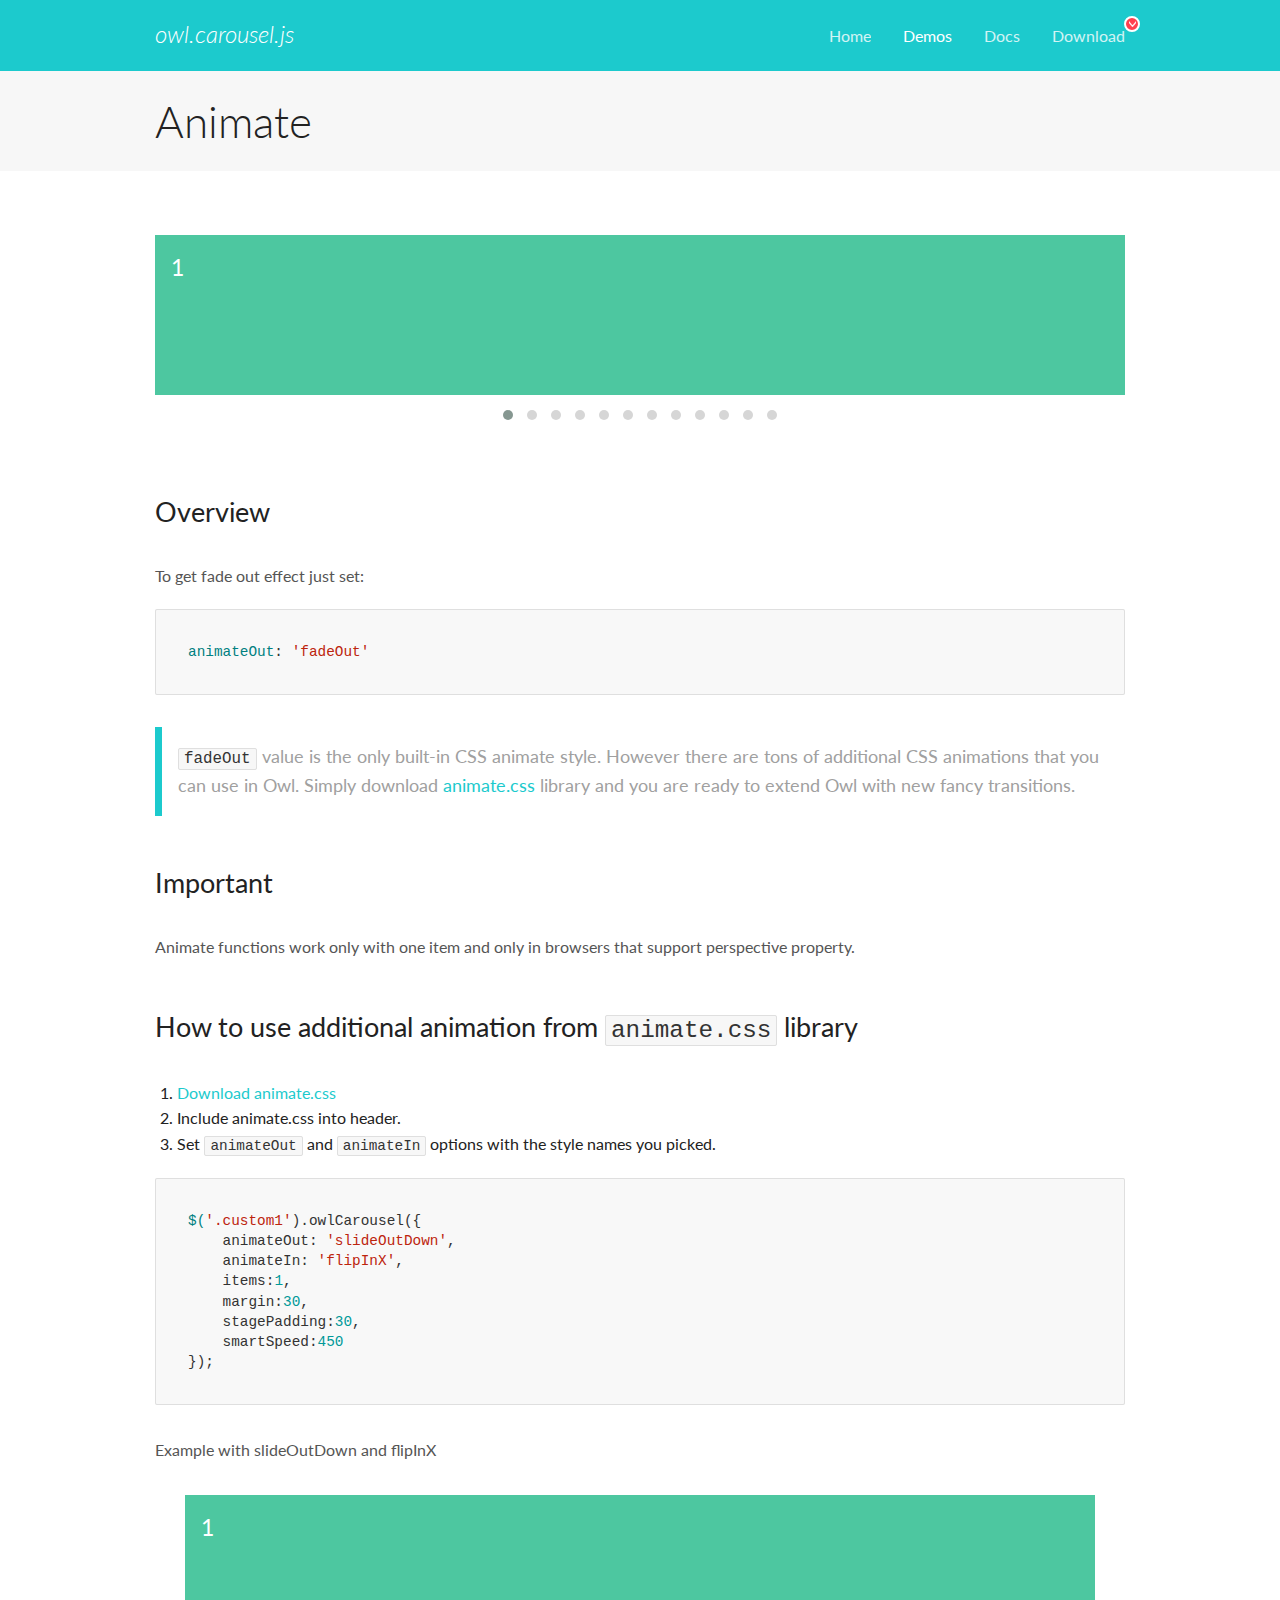
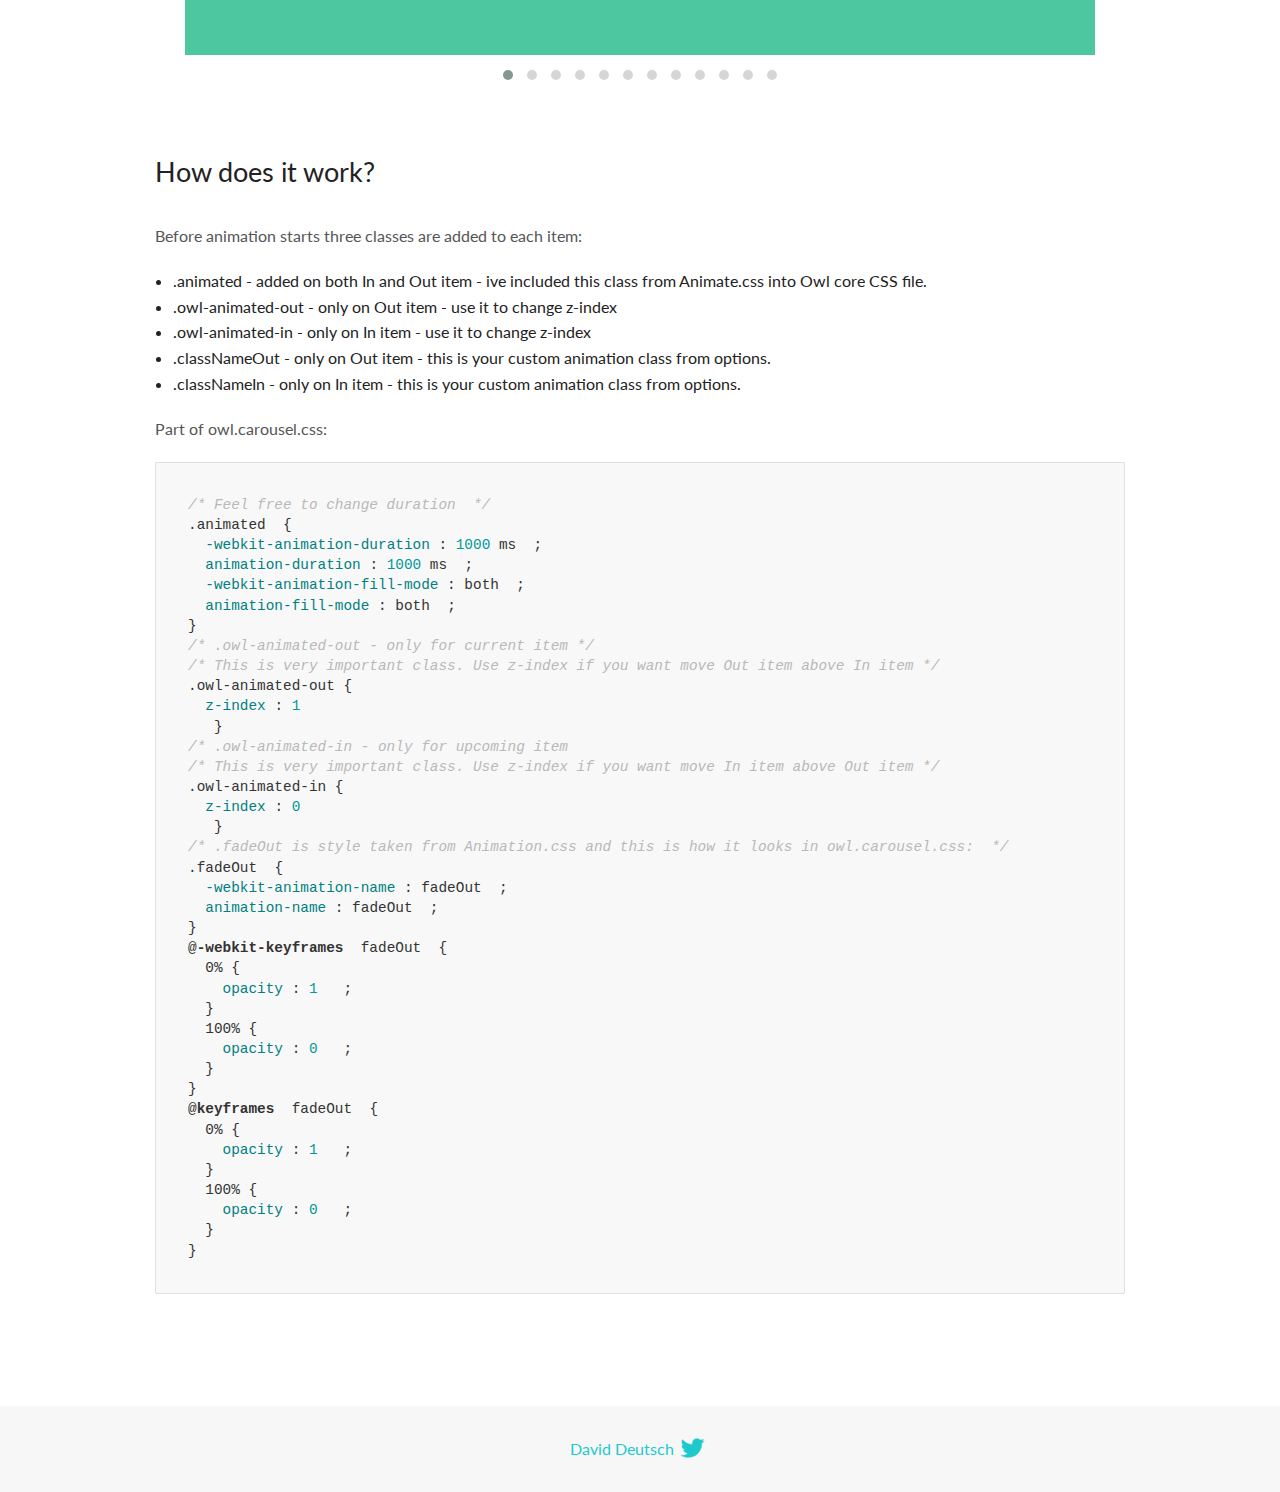
<file: OwlCarousel2-2.3.4/OwlCarousel2-2.3.4/docs/demos/animate.html>
<!DOCTYPE html>
<html lang="en">
  <head>

    <!-- head -->
    <meta charset="utf-8">
    <meta name="msapplication-tap-highlight" content="no" />
    <meta name="viewport" content="width=device-width, initial-scale=1.0" />
    <meta name="description" content="Animate carousel">
    <meta name="author" content="David Deutsch">
    <title>
      Animate Demo | Owl Carousel | 2.3.4
    </title>

    <!-- Stylesheets -->
    <link href='https://fonts.googleapis.com/css?family=Lato:300,400,700,400italic,300italic' rel='stylesheet' type='text/css'>
    <link rel="stylesheet" href="../assets/css/docs.theme.min.css">

    <!-- Owl Stylesheets -->
    <link rel="stylesheet" href="../assets/owlcarousel/assets/owl.carousel.min.css">
    <link rel="stylesheet" href="../assets/owlcarousel/assets/owl.theme.default.min.css">

    <!-- HTML5 shim and Respond.js IE8 support of HTML5 elements and media queries -->

    <!--[if lt IE 9]>
      <script src="https://oss.maxcdn.com/libs/html5shiv/3.7.0/html5shiv.js"></script>
      <script src="https://oss.maxcdn.com/libs/respond.js/1.3.0/respond.min.js"></script>
    <![endif]-->

    <!-- Favicons -->
    <link rel="apple-touch-icon-precomposed" sizes="144x144" href="../assets/ico/apple-touch-icon-144-precomposed.png">
    <link rel="shortcut icon" href="../assets/ico/favicon.png">
    <link rel="shortcut icon" href="favicon.ico">

    <!-- Yeah i know js should not be in header. Its required for demos.-->

    <!-- javascript -->
    <script src="../assets/vendors/jquery.min.js"></script>
    <script src="../assets/owlcarousel/owl.carousel.js"></script>
  </head>
  <body>

    <!-- header -->
    <header class="header">
      <div class="row">
        <div class="large-12 columns">
          <div class="brand left">
            <h3>
              <a href="/OwlCarousel2/">owl.carousel.js</a> 
            </h3>
          </div>
          <a id="toggle-nav" class="right">
            <span></span> <span></span> <span></span> 
          </a> 
          <div class="nav-bar">
            <ul class="clearfix">
              <li> <a href="/OwlCarousel2/index.html">Home</a>  </li>
              <li class="active">
                <a href="/OwlCarousel2/demos/demos.html">Demos</a> 
              </li>
              <li> <a href="/OwlCarousel2/docs/started-welcome.html">Docs</a>  </li>
              <li>
                <a href="https://github.com/OwlCarousel2/OwlCarousel2/archive/2.3.4.zip">Download</a> 
                <span class="download"></span> 
              </li>
            </ul>
          </div>
        </div>
      </div>
    </header>

    <!-- title -->
    <section class="title">
      <div class="row">
        <div class="large-12 columns">
          <h1>Animate</h1>
        </div>
      </div>
    </section>

    <!--  Demos -->
    <section id="demos">
      <div class="row">
        <div class="large-12 columns">
          <div class="fadeOut owl-carousel owl-theme">
            <div class="item">
              <h4>1</h4>
            </div>
            <div class="item">
              <h4>2</h4>
            </div>
            <div class="item">
              <h4>3</h4>
            </div>
            <div class="item">
              <h4>4</h4>
            </div>
            <div class="item">
              <h4>5</h4>
            </div>
            <div class="item">
              <h4>6</h4>
            </div>
            <div class="item">
              <h4>7</h4>
            </div>
            <div class="item">
              <h4>8</h4>
            </div>
            <div class="item">
              <h4>9</h4>
            </div>
            <div class="item">
              <h4>10</h4>
            </div>
            <div class="item">
              <h4>11</h4>
            </div>
            <div class="item">
              <h4>12</h4>
            </div>
          </div>
          <h3 id="overview">Overview</h3>
          <p>To get fade out effect just set:</p>
          <pre><code>animateOut: &#39;fadeOut&#39;</code></pre>
          <blockquote>
            <p><code>fadeOut</code> value is the only built-in CSS animate style. However there are tons of additional CSS animations that you can use in Owl. Simply download
              <a href="https://daneden.github.io/animate.css/">animate.css</a>  library and you are ready to extend Owl with new fancy transitions.</p>
          </blockquote>
          <h3 id="important">Important</h3>
          <p>Animate functions work only with one item and only in browsers that support perspective property.</p>
          <h3 id="how-to-use-additional-animation-from-animate-css-library">How to use additional animation from <code>animate.css</code> library</h3>
          <ol>
            <li> <a href="https://daneden.github.io/animate.css/">Download animate.css</a>  </li>
            <li>Include animate.css into header.</li>
            <li>Set <code>animateOut</code> and <code>animateIn</code> options with the style names you picked.</li>
          </ol>
          <pre><code>$(&#39;.custom1&#39;).owlCarousel({
    animateOut: &#39;slideOutDown&#39;,
    animateIn: &#39;flipInX&#39;,
    items:1,
    margin:30,
    stagePadding:30,
    smartSpeed:450
});</code></pre>
          <p>Example with slideOutDown and flipInX</p>
          <div class="custom1 owl-carousel owl-theme">
            <div class="item">
              <h4>1</h4>
            </div>
            <div class="item">
              <h4>2</h4>
            </div>
            <div class="item">
              <h4>3</h4>
            </div>
            <div class="item">
              <h4>4</h4>
            </div>
            <div class="item">
              <h4>5</h4>
            </div>
            <div class="item">
              <h4>6</h4>
            </div>
            <div class="item">
              <h4>7</h4>
            </div>
            <div class="item">
              <h4>8</h4>
            </div>
            <div class="item">
              <h4>9</h4>
            </div>
            <div class="item">
              <h4>10</h4>
            </div>
            <div class="item">
              <h4>11</h4>
            </div>
            <div class="item">
              <h4>12</h4>
            </div>
          </div>
          <h3 id="how-does-it-work-">How does it work?</h3>
          <p>Before animation starts three classes are added to each item:</p>
          <ul>
            <li>.animated - added on both In and Out item - ive included this class from Animate.css into Owl core CSS file.</li>
            <li>.owl-animated-out - only on Out item - use it to change z-index</li>
            <li>.owl-animated-in - only on In item - use it to change z-index</li>
            <li>.classNameOut - only on Out item - this is your custom animation class from options.</li>
            <li>.classNameIn - only on In item - this is your custom animation class from options.</li>
          </ul>
          <p>Part of owl.carousel.css:</p>
          <pre><code class="language-css"><span class="comment">/* Feel free to change duration  */</span> 
<span class="class">.animated</span>  <span class="rules">{
  <span class="rule"><span class="attribute">-webkit-animation-duration</span> :<span class="value"> <span class="number">1000</span> ms</span> </span> ;
  <span class="rule"><span class="attribute">animation-duration</span> :<span class="value"> <span class="number">1000</span> ms</span> </span> ;
  <span class="rule"><span class="attribute">-webkit-animation-fill-mode</span> :<span class="value"> both</span> </span> ;
  <span class="rule"><span class="attribute">animation-fill-mode</span> :<span class="value"> both</span> </span> ;
<span class="rule">}</span> </span> 
<span class="comment">/* .owl-animated-out - only for current item */</span> 
<span class="comment">/* This is very important class. Use z-index if you want move Out item above In item */</span> 
<span class="class">.owl-animated-out</span> <span class="rules">{
  <span class="rule"><span class="attribute">z-index</span> :<span class="value"> <span class="number">1</span> 
</span> </span> </span> }
<span class="comment">/* .owl-animated-in - only for upcoming item
/* This is very important class. Use z-index if you want move In item above Out item */</span> 
<span class="class">.owl-animated-in</span> <span class="rules">{
  <span class="rule"><span class="attribute">z-index</span> :<span class="value"> <span class="number">0</span> 
</span> </span> </span> }
<span class="comment">/* .fadeOut is style taken from Animation.css and this is how it looks in owl.carousel.css:  */</span> 
<span class="class">.fadeOut</span>  <span class="rules">{
  <span class="rule"><span class="attribute">-webkit-animation-name</span> :<span class="value"> fadeOut</span> </span> ;
  <span class="rule"><span class="attribute">animation-name</span> :<span class="value"> fadeOut</span> </span> ;
<span class="rule">}</span> </span> 
<span class="at_rule">@<span class="keyword">-webkit-keyframes</span>  fadeOut </span> {
  0% <span class="rules">{
    <span class="rule"><span class="attribute">opacity</span> :<span class="value"> <span class="number">1</span> </span> </span> ;
  <span class="rule">}</span> </span> 
  100% <span class="rules">{
    <span class="rule"><span class="attribute">opacity</span> :<span class="value"> <span class="number">0</span> </span> </span> ;
  <span class="rule">}</span> </span> 
}
<span class="at_rule">@<span class="keyword">keyframes</span>  fadeOut </span> {
  0% <span class="rules">{
    <span class="rule"><span class="attribute">opacity</span> :<span class="value"> <span class="number">1</span> </span> </span> ;
  <span class="rule">}</span> </span> 
  100% <span class="rules">{
    <span class="rule"><span class="attribute">opacity</span> :<span class="value"> <span class="number">0</span> </span> </span> ;
  <span class="rule">}</span> </span> 
}</code></pre>
          <link rel="stylesheet" href="../assets/css/animate.css">
          <script>
            jQuery(document).ready(function($) {
              $('.fadeOut').owlCarousel({
                items: 1,
                animateOut: 'fadeOut',
                loop: true,
                margin: 10,
              });
              $('.custom1').owlCarousel({
                animateOut: 'slideOutDown',
                animateIn: 'flipInX',
                items: 1,
                margin: 30,
                stagePadding: 30,
                smartSpeed: 450
              });
            });
          </script>
        </div>
      </div>
    </section>

    <!-- footer -->
    <footer class="footer">
      <div class="row">
        <div class="large-12 columns">
          <h5>
            <a href="/OwlCarousel2/docs/support-contact.html">David Deutsch</a> 
            <a id="custom-tweet-button" href="https://twitter.com/share?url=https://github.com/OwlCarousel2/OwlCarousel2&text=Owl Carousel - This is so awesome! " target="_blank"></a> 
          </h5>
        </div>
      </div>
    </footer>

    <!-- vendors -->
    <script src="../assets/vendors/highlight.js"></script>
    <script src="../assets/js/app.js"></script>
  </body>
</html>
</file>
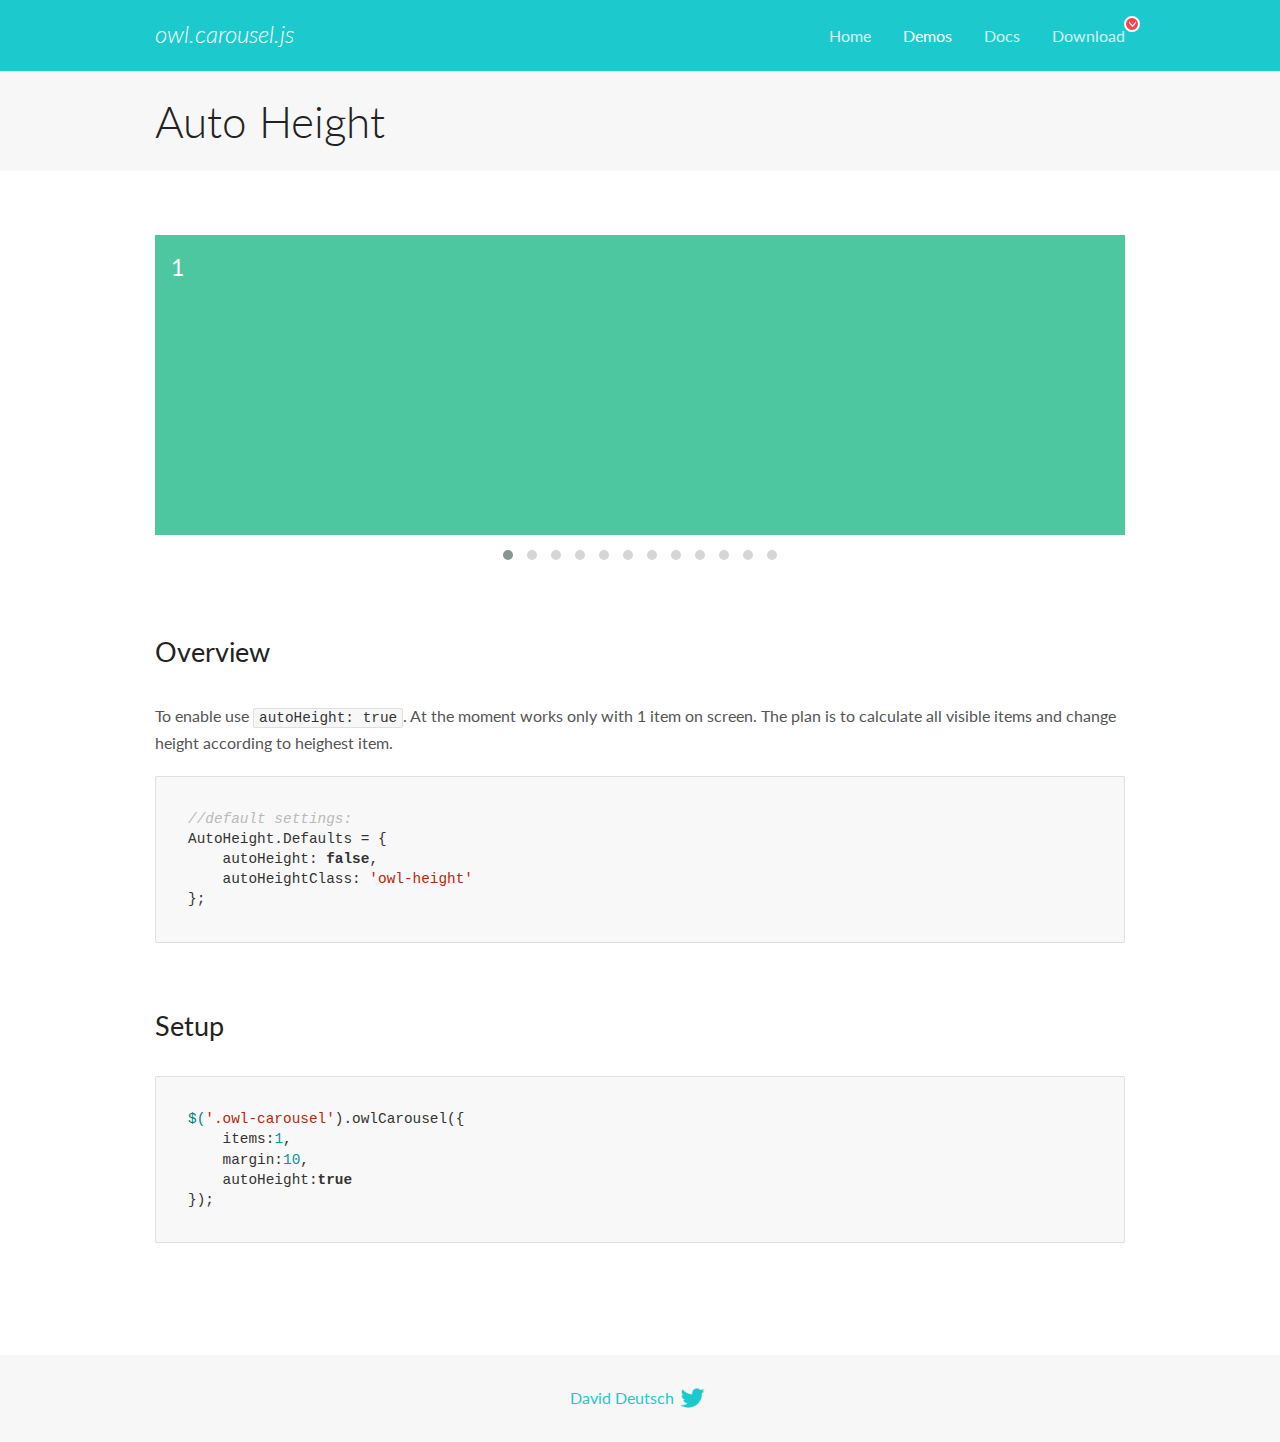
<file: OwlCarousel2-2.3.4/OwlCarousel2-2.3.4/docs/demos/autoheight.html>
<!DOCTYPE html>
<html lang="en">
  <head>

    <!-- head -->
    <meta charset="utf-8">
    <meta name="msapplication-tap-highlight" content="no" />
    <meta name="viewport" content="width=device-width, initial-scale=1.0" />
    <meta name="description" content="autoHeight usage demo">
    <meta name="author" content="David Deutsch">
    <title>
      Auto Height Demo | Owl Carousel | 2.3.4
    </title>

    <!-- Stylesheets -->
    <link href='https://fonts.googleapis.com/css?family=Lato:300,400,700,400italic,300italic' rel='stylesheet' type='text/css'>
    <link rel="stylesheet" href="../assets/css/docs.theme.min.css">

    <!-- Owl Stylesheets -->
    <link rel="stylesheet" href="../assets/owlcarousel/assets/owl.carousel.min.css">
    <link rel="stylesheet" href="../assets/owlcarousel/assets/owl.theme.default.min.css">

    <!-- HTML5 shim and Respond.js IE8 support of HTML5 elements and media queries -->

    <!--[if lt IE 9]>
      <script src="https://oss.maxcdn.com/libs/html5shiv/3.7.0/html5shiv.js"></script>
      <script src="https://oss.maxcdn.com/libs/respond.js/1.3.0/respond.min.js"></script>
    <![endif]-->

    <!-- Favicons -->
    <link rel="apple-touch-icon-precomposed" sizes="144x144" href="../assets/ico/apple-touch-icon-144-precomposed.png">
    <link rel="shortcut icon" href="../assets/ico/favicon.png">
    <link rel="shortcut icon" href="favicon.ico">

    <!-- Yeah i know js should not be in header. Its required for demos.-->

    <!-- javascript -->
    <script src="../assets/vendors/jquery.min.js"></script>
    <script src="../assets/owlcarousel/owl.carousel.js"></script>
  </head>
  <body>

    <!-- header -->
    <header class="header">
      <div class="row">
        <div class="large-12 columns">
          <div class="brand left">
            <h3>
              <a href="/OwlCarousel2/">owl.carousel.js</a> 
            </h3>
          </div>
          <a id="toggle-nav" class="right">
            <span></span> <span></span> <span></span> 
          </a> 
          <div class="nav-bar">
            <ul class="clearfix">
              <li> <a href="/OwlCarousel2/index.html">Home</a>  </li>
              <li class="active">
                <a href="/OwlCarousel2/demos/demos.html">Demos</a> 
              </li>
              <li> <a href="/OwlCarousel2/docs/started-welcome.html">Docs</a>  </li>
              <li>
                <a href="https://github.com/OwlCarousel2/OwlCarousel2/archive/2.3.4.zip">Download</a> 
                <span class="download"></span> 
              </li>
            </ul>
          </div>
        </div>
      </div>
    </header>

    <!-- title -->
    <section class="title">
      <div class="row">
        <div class="large-12 columns">
          <h1>Auto Height</h1>
        </div>
      </div>
    </section>

    <!--  Demos -->
    <section id="demos">
      <div class="row">
        <div class="large-12 columns">
          <div class="owl-carousel owl-theme">
            <div class="item" style="height:300px">
              <h4>1</h4>
            </div>
            <div class="item" style="height:100px">
              <h4>2</h4>
            </div>
            <div class="item" style="height:500px">
              <h4>3</h4>
            </div>
            <div class="item" style="height:250px">
              <h4>4</h4>
            </div>
            <div class="item" style="height:400px">
              <h4>5</h4>
            </div>
            <div class="item" style="height:500px">
              <h4>6</h4>
            </div>
            <div class="item" style="height:600px">
              <h4>7</h4>
            </div>
            <div class="item" style="height:400px">
              <h4>8</h4>
            </div>
            <div class="item" style="height:300px">
              <h4>9</h4>
            </div>
            <div class="item" style="height:350px">
              <h4>10</h4>
            </div>
            <div class="item" style="height:200px">
              <h4>11</h4>
            </div>
            <div class="item" style="height:150px">
              <h4>12</h4>
            </div>
          </div>
          <h3 id="overview">Overview</h3>
          <p>To enable use <code>autoHeight: true</code>. At the moment works only with 1 item on screen. The plan is to calculate all visible items and change height according to heighest item.</p>
          <pre><code>//default settings:
AutoHeight.Defaults = {
    autoHeight: false,
    autoHeightClass: &#39;owl-height&#39;
};</code></pre>
          <h3 id="setup">Setup</h3>
          <pre><code>$(&#39;.owl-carousel&#39;).owlCarousel({
    items:1,
    margin:10,
    autoHeight:true
});</code></pre>
          <script>
            $(document).ready(function() {
              $('.owl-carousel').owlCarousel({
                items: 1,
                margin: 10,
                autoHeight: true
              });
            })
          </script>
        </div>
      </div>
    </section>

    <!-- footer -->
    <footer class="footer">
      <div class="row">
        <div class="large-12 columns">
          <h5>
            <a href="/OwlCarousel2/docs/support-contact.html">David Deutsch</a> 
            <a id="custom-tweet-button" href="https://twitter.com/share?url=https://github.com/OwlCarousel2/OwlCarousel2&text=Owl Carousel - This is so awesome! " target="_blank"></a> 
          </h5>
        </div>
      </div>
    </footer>

    <!-- vendors -->
    <script src="../assets/vendors/highlight.js"></script>
    <script src="../assets/js/app.js"></script>
  </body>
</html>
</file>
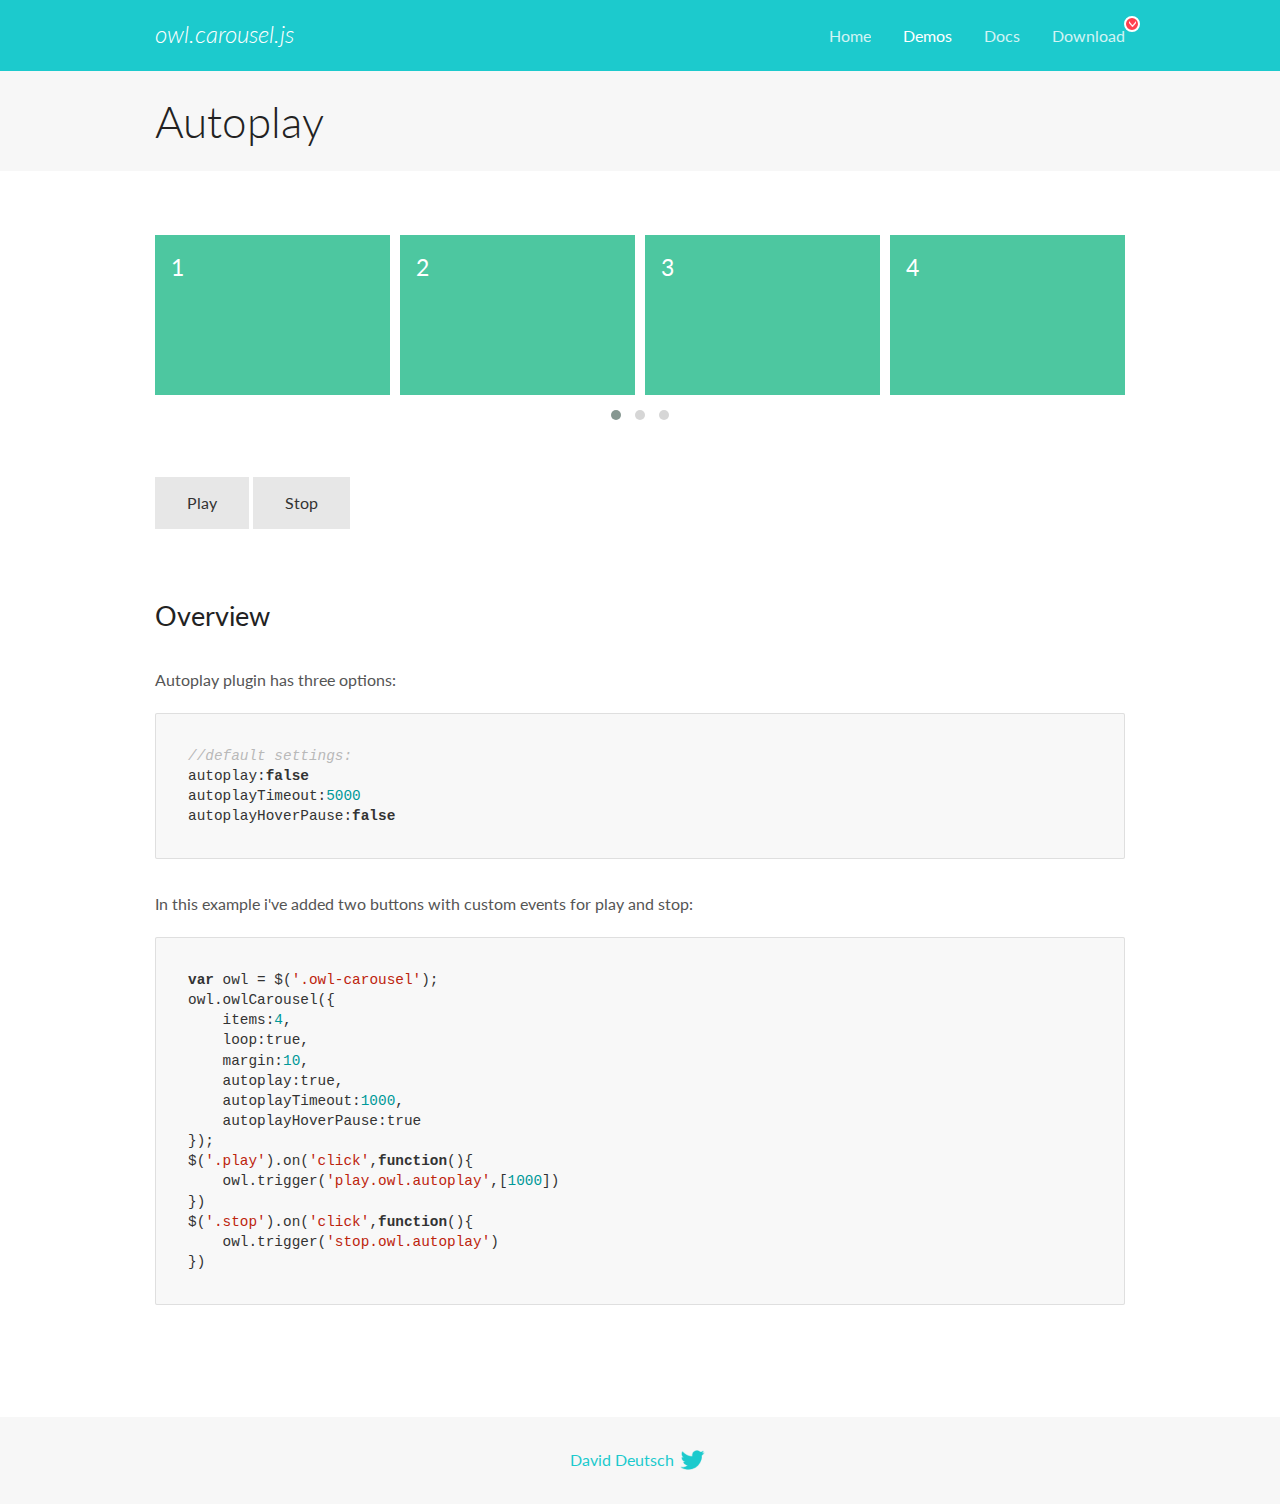
<file: OwlCarousel2-2.3.4/OwlCarousel2-2.3.4/docs/demos/autoplay.html>
<!DOCTYPE html>
<html lang="en">
  <head>

    <!-- head -->
    <meta charset="utf-8">
    <meta name="msapplication-tap-highlight" content="no" />
    <meta name="viewport" content="width=device-width, initial-scale=1.0" />
    <meta name="description" content="Autoplay usage demo">
    <meta name="author" content="David Deutsch">
    <title>
      Autoplay Demo | Owl Carousel | 2.3.4
    </title>

    <!-- Stylesheets -->
    <link href='https://fonts.googleapis.com/css?family=Lato:300,400,700,400italic,300italic' rel='stylesheet' type='text/css'>
    <link rel="stylesheet" href="../assets/css/docs.theme.min.css">

    <!-- Owl Stylesheets -->
    <link rel="stylesheet" href="../assets/owlcarousel/assets/owl.carousel.min.css">
    <link rel="stylesheet" href="../assets/owlcarousel/assets/owl.theme.default.min.css">

    <!-- HTML5 shim and Respond.js IE8 support of HTML5 elements and media queries -->

    <!--[if lt IE 9]>
      <script src="https://oss.maxcdn.com/libs/html5shiv/3.7.0/html5shiv.js"></script>
      <script src="https://oss.maxcdn.com/libs/respond.js/1.3.0/respond.min.js"></script>
    <![endif]-->

    <!-- Favicons -->
    <link rel="apple-touch-icon-precomposed" sizes="144x144" href="../assets/ico/apple-touch-icon-144-precomposed.png">
    <link rel="shortcut icon" href="../assets/ico/favicon.png">
    <link rel="shortcut icon" href="favicon.ico">

    <!-- Yeah i know js should not be in header. Its required for demos.-->

    <!-- javascript -->
    <script src="../assets/vendors/jquery.min.js"></script>
    <script src="../assets/owlcarousel/owl.carousel.js"></script>
  </head>
  <body>

    <!-- header -->
    <header class="header">
      <div class="row">
        <div class="large-12 columns">
          <div class="brand left">
            <h3>
              <a href="/OwlCarousel2/">owl.carousel.js</a> 
            </h3>
          </div>
          <a id="toggle-nav" class="right">
            <span></span> <span></span> <span></span> 
          </a> 
          <div class="nav-bar">
            <ul class="clearfix">
              <li> <a href="/OwlCarousel2/index.html">Home</a>  </li>
              <li class="active">
                <a href="/OwlCarousel2/demos/demos.html">Demos</a> 
              </li>
              <li> <a href="/OwlCarousel2/docs/started-welcome.html">Docs</a>  </li>
              <li>
                <a href="https://github.com/OwlCarousel2/OwlCarousel2/archive/2.3.4.zip">Download</a> 
                <span class="download"></span> 
              </li>
            </ul>
          </div>
        </div>
      </div>
    </header>

    <!-- title -->
    <section class="title">
      <div class="row">
        <div class="large-12 columns">
          <h1>Autoplay</h1>
        </div>
      </div>
    </section>

    <!--  Demos -->
    <section id="demos">
      <div class="row">
        <div class="large-12 columns">
          <div class="owl-carousel owl-theme">
            <div class="item">
              <h4>1</h4>
            </div>
            <div class="item">
              <h4>2</h4>
            </div>
            <div class="item">
              <h4>3</h4>
            </div>
            <div class="item">
              <h4>4</h4>
            </div>
            <div class="item">
              <h4>5</h4>
            </div>
            <div class="item">
              <h4>6</h4>
            </div>
            <div class="item">
              <h4>7</h4>
            </div>
            <div class="item">
              <h4>8</h4>
            </div>
            <div class="item">
              <h4>9</h4>
            </div>
            <div class="item">
              <h4>10</h4>
            </div>
            <div class="item">
              <h4>11</h4>
            </div>
            <div class="item">
              <h4>12</h4>
            </div>
          </div>
          <a class="button secondary play">Play</a> 
          <a class="button secondary stop">Stop</a> 
          <h3 id="overview">Overview</h3>
          <p>Autoplay plugin has three options:</p>
          <pre><code>//default settings:
autoplay:false
autoplayTimeout:5000
autoplayHoverPause:false</code></pre>
          <p>In this example i&#39;ve added two buttons with custom events for play and stop:</p>
          <pre><code>var owl = $(&#39;.owl-carousel&#39;);
owl.owlCarousel({
    items:4,
    loop:true,
    margin:10,
    autoplay:true,
    autoplayTimeout:1000,
    autoplayHoverPause:true
});
$(&#39;.play&#39;).on(&#39;click&#39;,function(){
    owl.trigger(&#39;play.owl.autoplay&#39;,[1000])
})
$(&#39;.stop&#39;).on(&#39;click&#39;,function(){
    owl.trigger(&#39;stop.owl.autoplay&#39;)
})</code></pre>
          <script>
            $(document).ready(function() {
              var owl = $('.owl-carousel');
              owl.owlCarousel({
                items: 4,
                loop: true,
                margin: 10,
                autoplay: true,
                autoplayTimeout: 1000,
                autoplayHoverPause: true
              });
              $('.play').on('click', function() {
                owl.trigger('play.owl.autoplay', [1000])
              })
              $('.stop').on('click', function() {
                owl.trigger('stop.owl.autoplay')
              })
            })
          </script>
        </div>
      </div>
    </section>

    <!-- footer -->
    <footer class="footer">
      <div class="row">
        <div class="large-12 columns">
          <h5>
            <a href="/OwlCarousel2/docs/support-contact.html">David Deutsch</a> 
            <a id="custom-tweet-button" href="https://twitter.com/share?url=https://github.com/OwlCarousel2/OwlCarousel2&text=Owl Carousel - This is so awesome! " target="_blank"></a> 
          </h5>
        </div>
      </div>
    </footer>

    <!-- vendors -->
    <script src="../assets/vendors/highlight.js"></script>
    <script src="../assets/js/app.js"></script>
  </body>
</html>
</file>
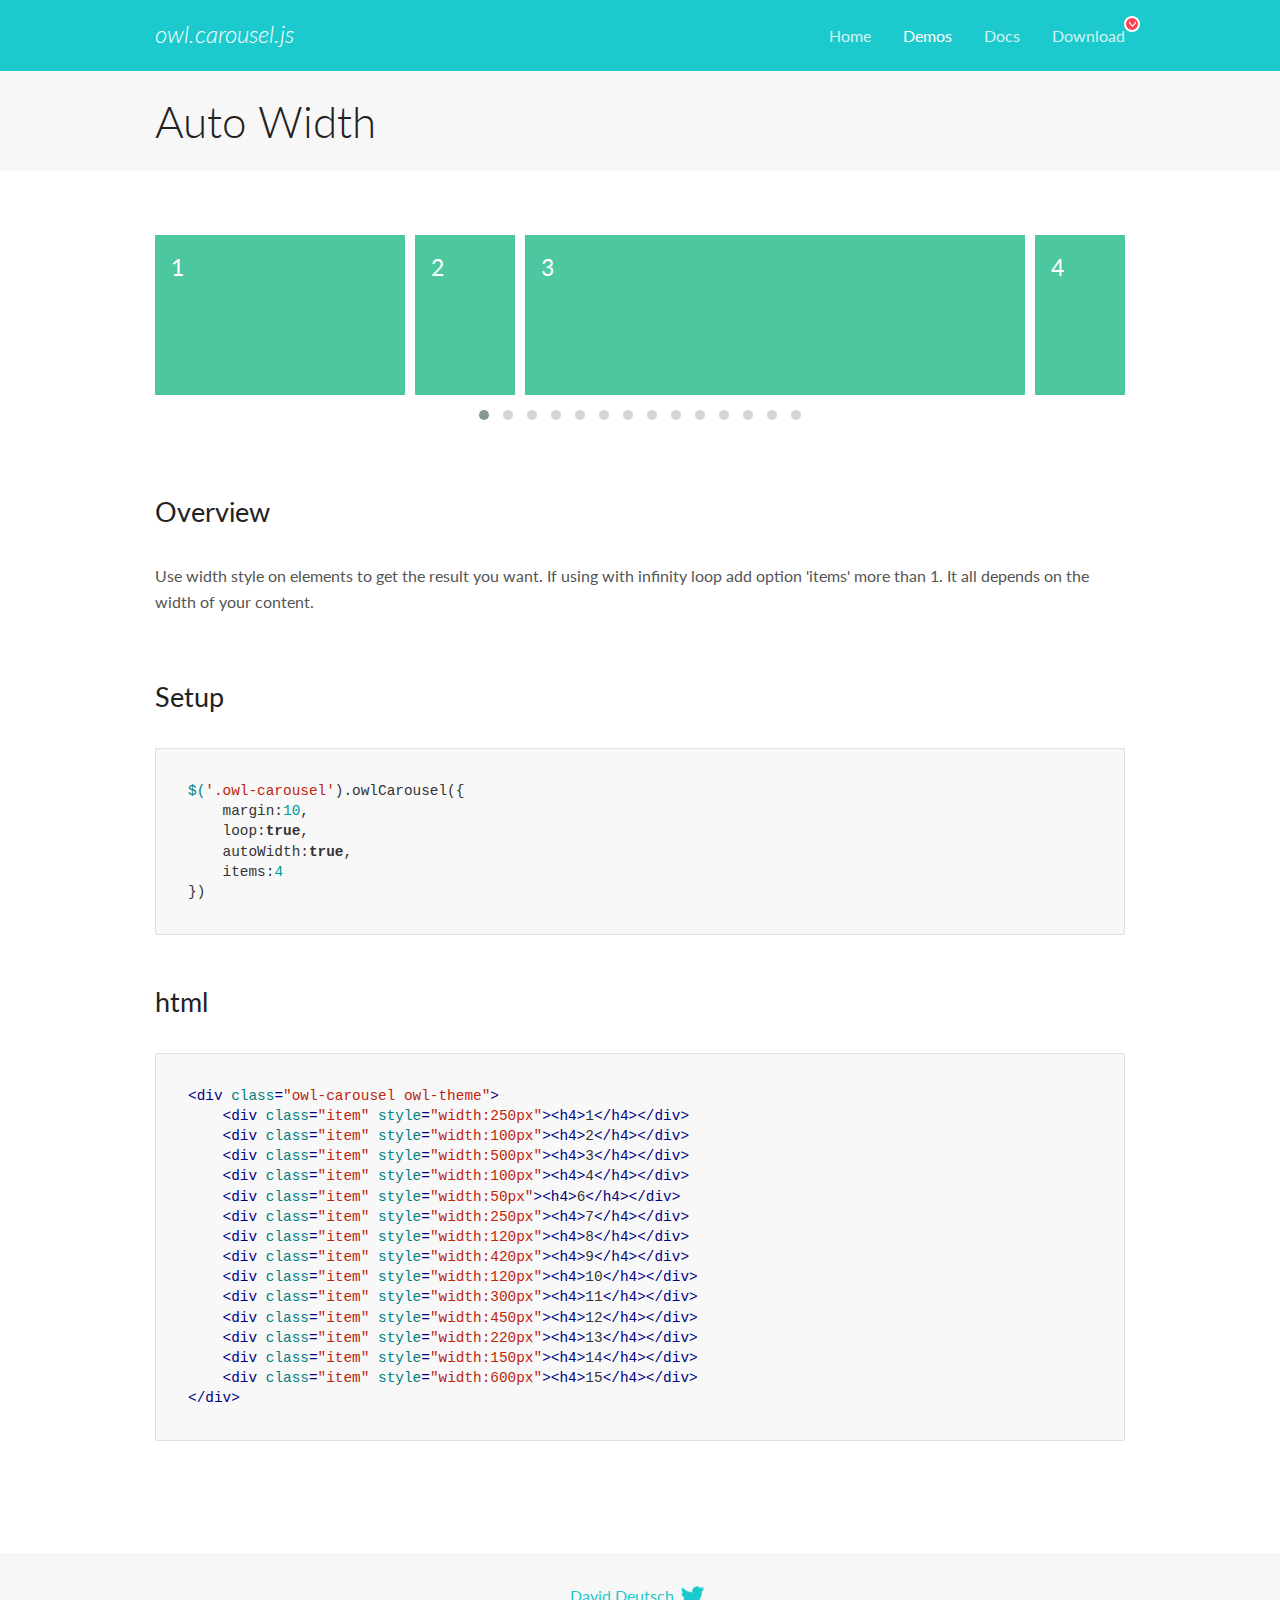
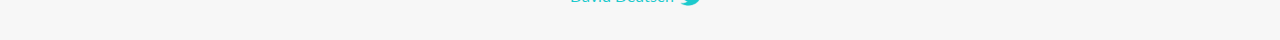
<file: OwlCarousel2-2.3.4/OwlCarousel2-2.3.4/docs/demos/autowidth.html>
<!DOCTYPE html>
<html lang="en">
  <head>

    <!-- head -->
    <meta charset="utf-8">
    <meta name="msapplication-tap-highlight" content="no" />
    <meta name="viewport" content="width=device-width, initial-scale=1.0" />
    <meta name="description" content="Auto Width">
    <meta name="author" content="David Deutsch">
    <title>
      Auto Width Demo | Owl Carousel | 2.3.4
    </title>

    <!-- Stylesheets -->
    <link href='https://fonts.googleapis.com/css?family=Lato:300,400,700,400italic,300italic' rel='stylesheet' type='text/css'>
    <link rel="stylesheet" href="../assets/css/docs.theme.min.css">

    <!-- Owl Stylesheets -->
    <link rel="stylesheet" href="../assets/owlcarousel/assets/owl.carousel.min.css">
    <link rel="stylesheet" href="../assets/owlcarousel/assets/owl.theme.default.min.css">

    <!-- HTML5 shim and Respond.js IE8 support of HTML5 elements and media queries -->

    <!--[if lt IE 9]>
      <script src="https://oss.maxcdn.com/libs/html5shiv/3.7.0/html5shiv.js"></script>
      <script src="https://oss.maxcdn.com/libs/respond.js/1.3.0/respond.min.js"></script>
    <![endif]-->

    <!-- Favicons -->
    <link rel="apple-touch-icon-precomposed" sizes="144x144" href="../assets/ico/apple-touch-icon-144-precomposed.png">
    <link rel="shortcut icon" href="../assets/ico/favicon.png">
    <link rel="shortcut icon" href="favicon.ico">

    <!-- Yeah i know js should not be in header. Its required for demos.-->

    <!-- javascript -->
    <script src="../assets/vendors/jquery.min.js"></script>
    <script src="../assets/owlcarousel/owl.carousel.js"></script>
  </head>
  <body>

    <!-- header -->
    <header class="header">
      <div class="row">
        <div class="large-12 columns">
          <div class="brand left">
            <h3>
              <a href="/OwlCarousel2/">owl.carousel.js</a> 
            </h3>
          </div>
          <a id="toggle-nav" class="right">
            <span></span> <span></span> <span></span> 
          </a> 
          <div class="nav-bar">
            <ul class="clearfix">
              <li> <a href="/OwlCarousel2/index.html">Home</a>  </li>
              <li class="active">
                <a href="/OwlCarousel2/demos/demos.html">Demos</a> 
              </li>
              <li> <a href="/OwlCarousel2/docs/started-welcome.html">Docs</a>  </li>
              <li>
                <a href="https://github.com/OwlCarousel2/OwlCarousel2/archive/2.3.4.zip">Download</a> 
                <span class="download"></span> 
              </li>
            </ul>
          </div>
        </div>
      </div>
    </header>

    <!-- title -->
    <section class="title">
      <div class="row">
        <div class="large-12 columns">
          <h1>Auto Width</h1>
        </div>
      </div>
    </section>

    <!--  Demos -->
    <section id="demos">
      <div class="row">
        <div class="large-12 columns">
          <div class="owl-carousel owl-theme">
            <div class="item" style="width:250px">
              <h4>1</h4>
            </div>
            <div class="item" style="width:100px">
              <h4>2</h4>
            </div>
            <div class="item" style="width:500px">
              <h4>3</h4>
            </div>
            <div class="item" style="width:100px">
              <h4>4</h4>
            </div>
            <div class="item" style="width:50px">
              <h4>6</h4>
            </div>
            <div class="item" style="width:250px">
              <h4>7</h4>
            </div>
            <div class="item" style="width:120px">
              <h4>8</h4>
            </div>
            <div class="item" style="width:420px">
              <h4>9</h4>
            </div>
            <div class="item" style="width:120px">
              <h4>10</h4>
            </div>
            <div class="item" style="width:300px">
              <h4>11</h4>
            </div>
            <div class="item" style="width:450px">
              <h4>12</h4>
            </div>
            <div class="item" style="width:220px">
              <h4>13</h4>
            </div>
            <div class="item" style="width:150px">
              <h4>14</h4>
            </div>
            <div class="item" style="width:600px">
              <h4>15</h4>
            </div>
          </div>
          <h3 id="overview">Overview</h3>
          <p>Use width style on elements to get the result you want. If using with infinity loop add option &#39;items&#39; more than 1. It all depends on the width of your content.</p>
          <h3 id="setup">Setup</h3>
          <pre><code>$(&#39;.owl-carousel&#39;).owlCarousel({
    margin:10,
    loop:true,
    autoWidth:true,
    items:4
})</code></pre>
          <h3 id="html">html</h3>
          <pre><code>&lt;div class=&quot;owl-carousel owl-theme&quot;&gt;
    &lt;div class=&quot;item&quot; style=&quot;width:250px&quot;&gt;&lt;h4&gt;1&lt;/h4&gt;&lt;/div&gt;
    &lt;div class=&quot;item&quot; style=&quot;width:100px&quot;&gt;&lt;h4&gt;2&lt;/h4&gt;&lt;/div&gt;
    &lt;div class=&quot;item&quot; style=&quot;width:500px&quot;&gt;&lt;h4&gt;3&lt;/h4&gt;&lt;/div&gt;
    &lt;div class=&quot;item&quot; style=&quot;width:100px&quot;&gt;&lt;h4&gt;4&lt;/h4&gt;&lt;/div&gt;
    &lt;div class=&quot;item&quot; style=&quot;width:50px&quot;&gt;&lt;h4&gt;6&lt;/h4&gt;&lt;/div&gt;
    &lt;div class=&quot;item&quot; style=&quot;width:250px&quot;&gt;&lt;h4&gt;7&lt;/h4&gt;&lt;/div&gt;
    &lt;div class=&quot;item&quot; style=&quot;width:120px&quot;&gt;&lt;h4&gt;8&lt;/h4&gt;&lt;/div&gt;
    &lt;div class=&quot;item&quot; style=&quot;width:420px&quot;&gt;&lt;h4&gt;9&lt;/h4&gt;&lt;/div&gt;
    &lt;div class=&quot;item&quot; style=&quot;width:120px&quot;&gt;&lt;h4&gt;10&lt;/h4&gt;&lt;/div&gt;
    &lt;div class=&quot;item&quot; style=&quot;width:300px&quot;&gt;&lt;h4&gt;11&lt;/h4&gt;&lt;/div&gt;
    &lt;div class=&quot;item&quot; style=&quot;width:450px&quot;&gt;&lt;h4&gt;12&lt;/h4&gt;&lt;/div&gt;
    &lt;div class=&quot;item&quot; style=&quot;width:220px&quot;&gt;&lt;h4&gt;13&lt;/h4&gt;&lt;/div&gt;
    &lt;div class=&quot;item&quot; style=&quot;width:150px&quot;&gt;&lt;h4&gt;14&lt;/h4&gt;&lt;/div&gt;
    &lt;div class=&quot;item&quot; style=&quot;width:600px&quot;&gt;&lt;h4&gt;15&lt;/h4&gt;&lt;/div&gt;
&lt;/div&gt;</code></pre>
          <script>
            $(document).ready(function() {
              $('.owl-carousel').owlCarousel({
                margin: 10,
                loop: true,
                autoWidth: true,
                items: 4
              })
            })
          </script>
        </div>
      </div>
    </section>

    <!-- footer -->
    <footer class="footer">
      <div class="row">
        <div class="large-12 columns">
          <h5>
            <a href="/OwlCarousel2/docs/support-contact.html">David Deutsch</a> 
            <a id="custom-tweet-button" href="https://twitter.com/share?url=https://github.com/OwlCarousel2/OwlCarousel2&text=Owl Carousel - This is so awesome! " target="_blank"></a> 
          </h5>
        </div>
      </div>
    </footer>

    <!-- vendors -->
    <script src="../assets/vendors/highlight.js"></script>
    <script src="../assets/js/app.js"></script>
  </body>
</html>
</file>
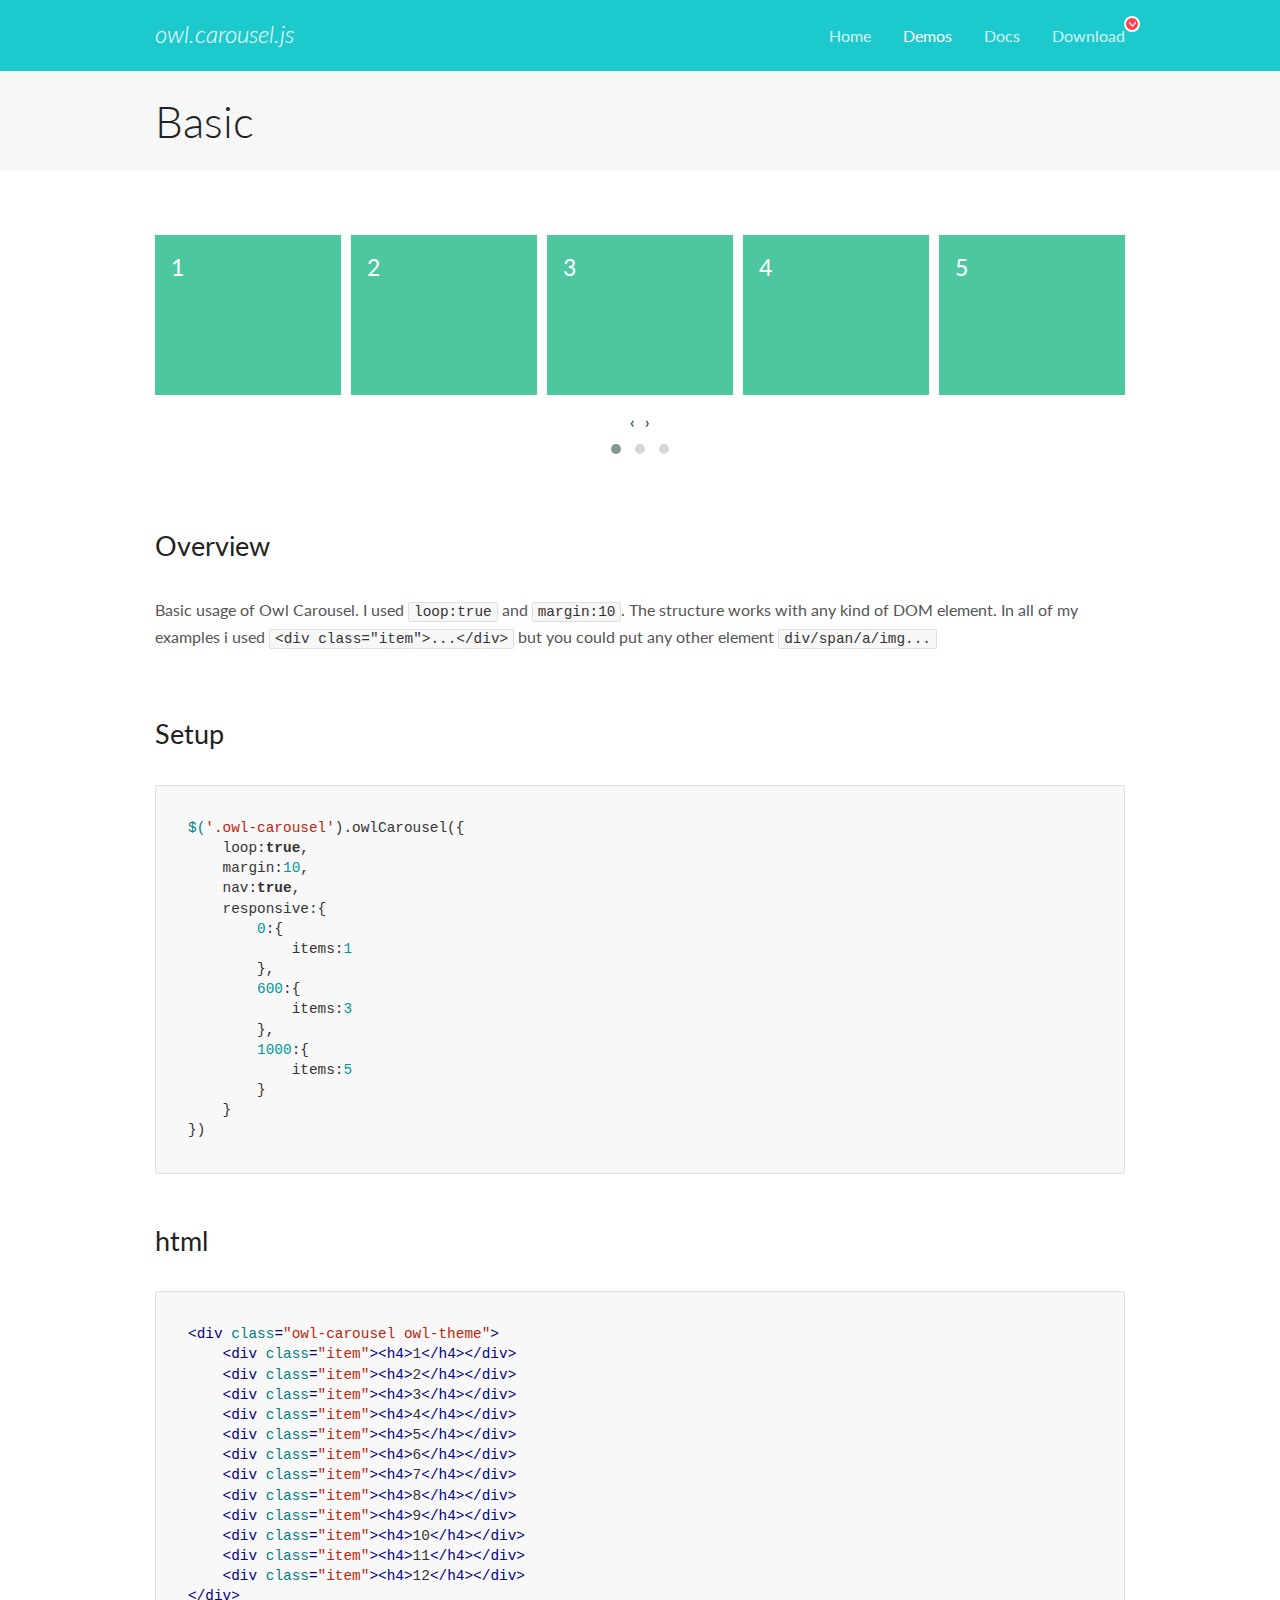
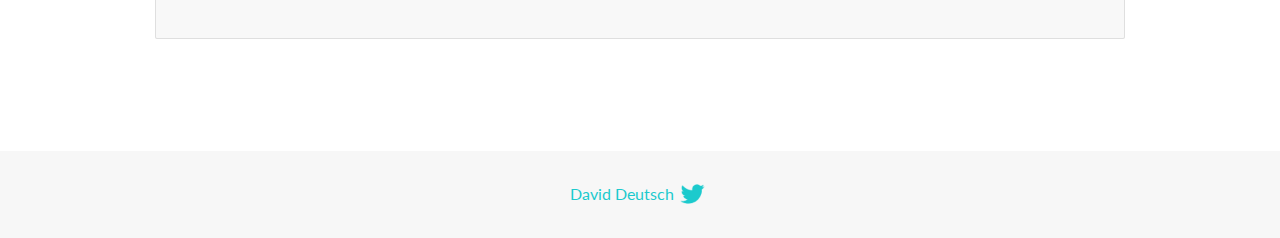
<file: OwlCarousel2-2.3.4/OwlCarousel2-2.3.4/docs/demos/basic.html>
<!DOCTYPE html>
<html lang="en">
  <head>

    <!-- head -->
    <meta charset="utf-8">
    <meta name="msapplication-tap-highlight" content="no" />
    <meta name="viewport" content="width=device-width, initial-scale=1.0" />
    <meta name="description" content="Basic usage demo">
    <meta name="author" content="David Deutsch">
    <title>
      Basic Demo | Owl Carousel | 2.3.4
    </title>

    <!-- Stylesheets -->
    <link href='https://fonts.googleapis.com/css?family=Lato:300,400,700,400italic,300italic' rel='stylesheet' type='text/css'>
    <link rel="stylesheet" href="../assets/css/docs.theme.min.css">

    <!-- Owl Stylesheets -->
    <link rel="stylesheet" href="../assets/owlcarousel/assets/owl.carousel.min.css">
    <link rel="stylesheet" href="../assets/owlcarousel/assets/owl.theme.default.min.css">

    <!-- HTML5 shim and Respond.js IE8 support of HTML5 elements and media queries -->

    <!--[if lt IE 9]>
      <script src="https://oss.maxcdn.com/libs/html5shiv/3.7.0/html5shiv.js"></script>
      <script src="https://oss.maxcdn.com/libs/respond.js/1.3.0/respond.min.js"></script>
    <![endif]-->

    <!-- Favicons -->
    <link rel="apple-touch-icon-precomposed" sizes="144x144" href="../assets/ico/apple-touch-icon-144-precomposed.png">
    <link rel="shortcut icon" href="../assets/ico/favicon.png">
    <link rel="shortcut icon" href="favicon.ico">

    <!-- Yeah i know js should not be in header. Its required for demos.-->

    <!-- javascript -->
    <script src="../assets/vendors/jquery.min.js"></script>
    <script src="../assets/owlcarousel/owl.carousel.js"></script>
  </head>
  <body>

    <!-- header -->
    <header class="header">
      <div class="row">
        <div class="large-12 columns">
          <div class="brand left">
            <h3>
              <a href="/OwlCarousel2/">owl.carousel.js</a> 
            </h3>
          </div>
          <a id="toggle-nav" class="right">
            <span></span> <span></span> <span></span> 
          </a> 
          <div class="nav-bar">
            <ul class="clearfix">
              <li> <a href="/OwlCarousel2/index.html">Home</a>  </li>
              <li class="active">
                <a href="/OwlCarousel2/demos/demos.html">Demos</a> 
              </li>
              <li> <a href="/OwlCarousel2/docs/started-welcome.html">Docs</a>  </li>
              <li>
                <a href="https://github.com/OwlCarousel2/OwlCarousel2/archive/2.3.4.zip">Download</a> 
                <span class="download"></span> 
              </li>
            </ul>
          </div>
        </div>
      </div>
    </header>

    <!-- title -->
    <section class="title">
      <div class="row">
        <div class="large-12 columns">
          <h1>Basic</h1>
        </div>
      </div>
    </section>

    <!--  Demos -->
    <section id="demos">
      <div class="row">
        <div class="large-12 columns">
          <div class="owl-carousel owl-theme">
            <div class="item">
              <h4>1</h4>
            </div>
            <div class="item">
              <h4>2</h4>
            </div>
            <div class="item">
              <h4>3</h4>
            </div>
            <div class="item">
              <h4>4</h4>
            </div>
            <div class="item">
              <h4>5</h4>
            </div>
            <div class="item">
              <h4>6</h4>
            </div>
            <div class="item">
              <h4>7</h4>
            </div>
            <div class="item">
              <h4>8</h4>
            </div>
            <div class="item">
              <h4>9</h4>
            </div>
            <div class="item">
              <h4>10</h4>
            </div>
            <div class="item">
              <h4>11</h4>
            </div>
            <div class="item">
              <h4>12</h4>
            </div>
          </div>
          <h3 id="overview">Overview</h3>
          <p>Basic usage of Owl Carousel. I used <code>loop:true</code> and <code>margin:10</code>. The structure works with any kind of DOM element. In all of my examples i used <code>&lt;div class=&quot;item&quot;&gt;...&lt;/div&gt;</code> but you could
            put any other element <code>div/span/a/img...</code></p>
          <h3 id="setup">Setup</h3>
          <pre><code>$(&#39;.owl-carousel&#39;).owlCarousel({
    loop:true,
    margin:10,
    nav:true,
    responsive:{
        0:{
            items:1
        },
        600:{
            items:3
        },
        1000:{
            items:5
        }
    }
})</code></pre>
          <h3 id="html">html</h3>
          <pre><code>&lt;div class=&quot;owl-carousel owl-theme&quot;&gt;
    &lt;div class=&quot;item&quot;&gt;&lt;h4&gt;1&lt;/h4&gt;&lt;/div&gt;
    &lt;div class=&quot;item&quot;&gt;&lt;h4&gt;2&lt;/h4&gt;&lt;/div&gt;
    &lt;div class=&quot;item&quot;&gt;&lt;h4&gt;3&lt;/h4&gt;&lt;/div&gt;
    &lt;div class=&quot;item&quot;&gt;&lt;h4&gt;4&lt;/h4&gt;&lt;/div&gt;
    &lt;div class=&quot;item&quot;&gt;&lt;h4&gt;5&lt;/h4&gt;&lt;/div&gt;
    &lt;div class=&quot;item&quot;&gt;&lt;h4&gt;6&lt;/h4&gt;&lt;/div&gt;
    &lt;div class=&quot;item&quot;&gt;&lt;h4&gt;7&lt;/h4&gt;&lt;/div&gt;
    &lt;div class=&quot;item&quot;&gt;&lt;h4&gt;8&lt;/h4&gt;&lt;/div&gt;
    &lt;div class=&quot;item&quot;&gt;&lt;h4&gt;9&lt;/h4&gt;&lt;/div&gt;
    &lt;div class=&quot;item&quot;&gt;&lt;h4&gt;10&lt;/h4&gt;&lt;/div&gt;
    &lt;div class=&quot;item&quot;&gt;&lt;h4&gt;11&lt;/h4&gt;&lt;/div&gt;
    &lt;div class=&quot;item&quot;&gt;&lt;h4&gt;12&lt;/h4&gt;&lt;/div&gt;
&lt;/div&gt;</code></pre>
          <script>
            $(document).ready(function() {
              var owl = $('.owl-carousel');
              owl.owlCarousel({
                margin: 10,
                nav: true,
                loop: true,
                responsive: {
                  0: {
                    items: 1
                  },
                  600: {
                    items: 3
                  },
                  1000: {
                    items: 5
                  }
                }
              })
            })
          </script>
        </div>
      </div>
    </section>

    <!-- footer -->
    <footer class="footer">
      <div class="row">
        <div class="large-12 columns">
          <h5>
            <a href="/OwlCarousel2/docs/support-contact.html">David Deutsch</a> 
            <a id="custom-tweet-button" href="https://twitter.com/share?url=https://github.com/OwlCarousel2/OwlCarousel2&text=Owl Carousel - This is so awesome! " target="_blank"></a> 
          </h5>
        </div>
      </div>
    </footer>

    <!-- vendors -->
    <script src="../assets/vendors/highlight.js"></script>
    <script src="../assets/js/app.js"></script>
  </body>
</html>
</file>
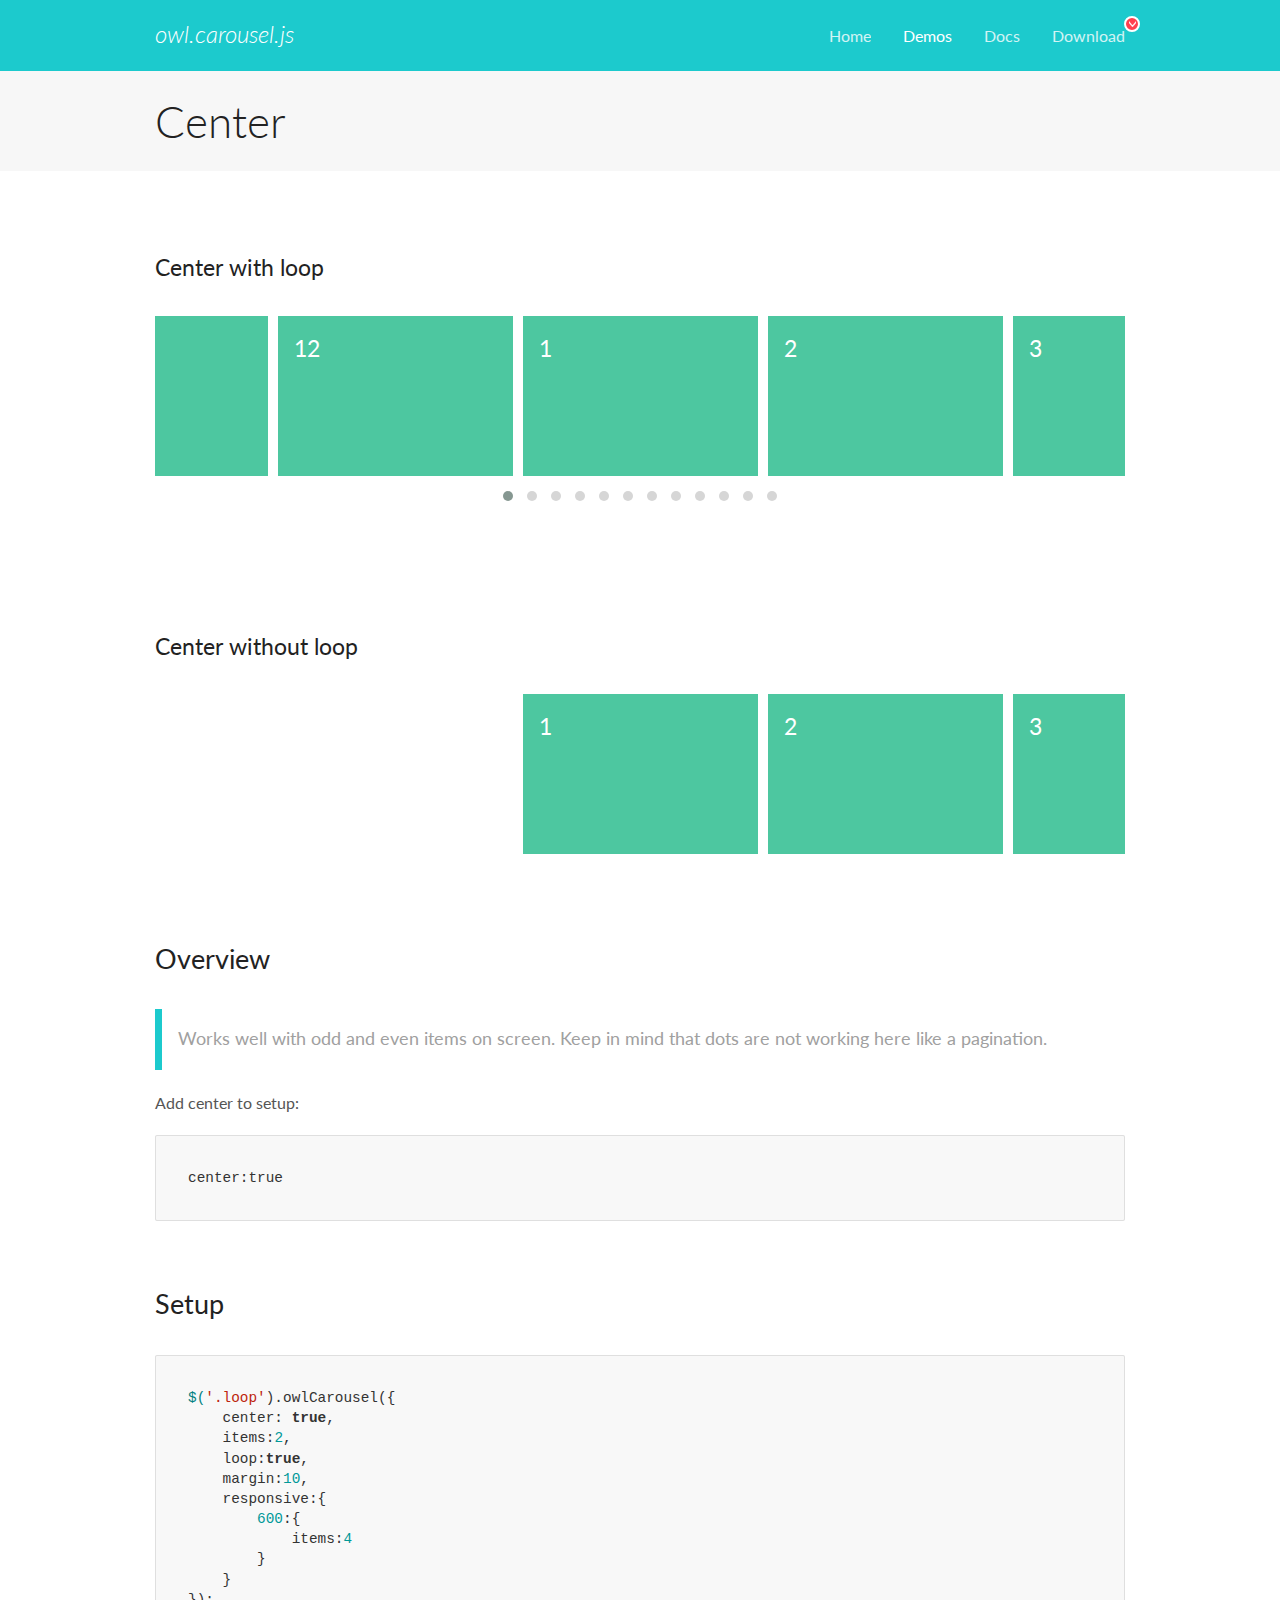
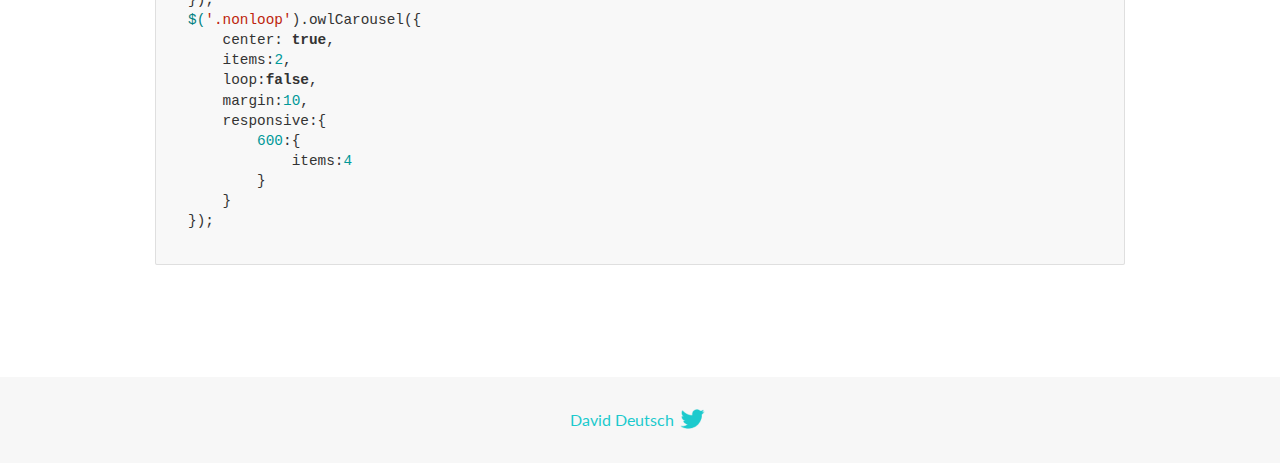
<file: OwlCarousel2-2.3.4/OwlCarousel2-2.3.4/docs/demos/center.html>
<!DOCTYPE html>
<html lang="en">
  <head>

    <!-- head -->
    <meta charset="utf-8">
    <meta name="msapplication-tap-highlight" content="no" />
    <meta name="viewport" content="width=device-width, initial-scale=1.0" />
    <meta name="description" content="Center carousel">
    <meta name="author" content="David Deutsch">
    <title>
      Center Demo | Owl Carousel | 2.3.4
    </title>

    <!-- Stylesheets -->
    <link href='https://fonts.googleapis.com/css?family=Lato:300,400,700,400italic,300italic' rel='stylesheet' type='text/css'>
    <link rel="stylesheet" href="../assets/css/docs.theme.min.css">

    <!-- Owl Stylesheets -->
    <link rel="stylesheet" href="../assets/owlcarousel/assets/owl.carousel.min.css">
    <link rel="stylesheet" href="../assets/owlcarousel/assets/owl.theme.default.min.css">

    <!-- HTML5 shim and Respond.js IE8 support of HTML5 elements and media queries -->

    <!--[if lt IE 9]>
      <script src="https://oss.maxcdn.com/libs/html5shiv/3.7.0/html5shiv.js"></script>
      <script src="https://oss.maxcdn.com/libs/respond.js/1.3.0/respond.min.js"></script>
    <![endif]-->

    <!-- Favicons -->
    <link rel="apple-touch-icon-precomposed" sizes="144x144" href="../assets/ico/apple-touch-icon-144-precomposed.png">
    <link rel="shortcut icon" href="../assets/ico/favicon.png">
    <link rel="shortcut icon" href="favicon.ico">

    <!-- Yeah i know js should not be in header. Its required for demos.-->

    <!-- javascript -->
    <script src="../assets/vendors/jquery.min.js"></script>
    <script src="../assets/owlcarousel/owl.carousel.js"></script>
  </head>
  <body>

    <!-- header -->
    <header class="header">
      <div class="row">
        <div class="large-12 columns">
          <div class="brand left">
            <h3>
              <a href="/OwlCarousel2/">owl.carousel.js</a> 
            </h3>
          </div>
          <a id="toggle-nav" class="right">
            <span></span> <span></span> <span></span> 
          </a> 
          <div class="nav-bar">
            <ul class="clearfix">
              <li> <a href="/OwlCarousel2/index.html">Home</a>  </li>
              <li class="active">
                <a href="/OwlCarousel2/demos/demos.html">Demos</a> 
              </li>
              <li> <a href="/OwlCarousel2/docs/started-welcome.html">Docs</a>  </li>
              <li>
                <a href="https://github.com/OwlCarousel2/OwlCarousel2/archive/2.3.4.zip">Download</a> 
                <span class="download"></span> 
              </li>
            </ul>
          </div>
        </div>
      </div>
    </header>

    <!-- title -->
    <section class="title">
      <div class="row">
        <div class="large-12 columns">
          <h1>Center</h1>
        </div>
      </div>
    </section>

    <!--  Demos -->
    <section id="demos">
      <div class="row">
        <div class="large-12 columns">
          <h4 id="center-with-loop">Center with loop</h4>
          <div class="loop owl-carousel owl-theme">
            <div class="item">
              <h4>1</h4>
            </div>
            <div class="item">
              <h4>2</h4>
            </div>
            <div class="item">
              <h4>3</h4>
            </div>
            <div class="item">
              <h4>4</h4>
            </div>
            <div class="item">
              <h4>5</h4>
            </div>
            <div class="item">
              <h4>6</h4>
            </div>
            <div class="item">
              <h4>7</h4>
            </div>
            <div class="item">
              <h4>8</h4>
            </div>
            <div class="item">
              <h4>9</h4>
            </div>
            <div class="item">
              <h4>10</h4>
            </div>
            <div class="item">
              <h4>11</h4>
            </div>
            <div class="item">
              <h4>12</h4>
            </div>
          </div>
          <br>
          <h4 id="center-without-loop">Center without loop</h4>
          <div class="nonloop owl-carousel">
            <div class="item">
              <h4>1</h4>
            </div>
            <div class="item">
              <h4>2</h4>
            </div>
            <div class="item">
              <h4>3</h4>
            </div>
            <div class="item">
              <h4>4</h4>
            </div>
            <div class="item">
              <h4>5</h4>
            </div>
            <div class="item">
              <h4>6</h4>
            </div>
            <div class="item">
              <h4>7</h4>
            </div>
            <div class="item">
              <h4>8</h4>
            </div>
            <div class="item">
              <h4>9</h4>
            </div>
            <div class="item">
              <h4>10</h4>
            </div>
            <div class="item">
              <h4>11</h4>
            </div>
            <div class="item">
              <h4>12</h4>
            </div>
          </div>
          <h3 id="overview">Overview</h3>
          <blockquote>
            <p>Works well with odd and even items on screen. Keep in mind that dots are not working here like a pagination.</p>
          </blockquote>
          <p>Add center to setup:</p>
          <pre><code>center:true</code></pre>
          <h3 id="setup">Setup</h3>
          <pre><code>$(&#39;.loop&#39;).owlCarousel({
    center: true,
    items:2,
    loop:true,
    margin:10,
    responsive:{
        600:{
            items:4
        }
    }
});
$(&#39;.nonloop&#39;).owlCarousel({
    center: true,
    items:2,
    loop:false,
    margin:10,
    responsive:{
        600:{
            items:4
        }
    }
});</code></pre>
          <script>
            jQuery(document).ready(function($) {
              $('.loop').owlCarousel({
                center: true,
                items: 2,
                loop: true,
                margin: 10,
                responsive: {
                  600: {
                    items: 4
                  }
                }
              });
              $('.nonloop').owlCarousel({
                center: true,
                items: 2,
                loop: false,
                margin: 10,
                responsive: {
                  600: {
                    items: 4
                  }
                }
              });
            });
          </script>
        </div>
      </div>
    </section>

    <!-- footer -->
    <footer class="footer">
      <div class="row">
        <div class="large-12 columns">
          <h5>
            <a href="/OwlCarousel2/docs/support-contact.html">David Deutsch</a> 
            <a id="custom-tweet-button" href="https://twitter.com/share?url=https://github.com/OwlCarousel2/OwlCarousel2&text=Owl Carousel - This is so awesome! " target="_blank"></a> 
          </h5>
        </div>
      </div>
    </footer>

    <!-- vendors -->
    <script src="../assets/vendors/highlight.js"></script>
    <script src="../assets/js/app.js"></script>
  </body>
</html>
</file>
<file: css/style.css>
*,
*::before,
*::after {
  box-sizing: border-box;
  margin: 0;
  padding: 0;
  font-family: "Roboto", sans-serif;
}
:root {
  --primary-clr: #25a870;
  --secondary_clr: #497931;
  --menu-clr: #024019;
  --paragraph-clr: #818181;
  --horizonal-line_clr: rgba(48, 81, 31, 0.2);
  --spacer: 6rem;
  --border-field: #b3b3b3;
  --abstract-color: #e7524c;
  --fb-icon-clr: #3d5a98;
  --google-icon-clr: #0871ec;
  --transparent-clr: #ffff;
  --tranparent-background: rgba(48, 81, 31, 0.1);
  --tag-clr: rgba(59, 99, 38, 0.2);
  --user_mail-clr: #d9d9d9;
  --clr-dark: #09040b;
  --border-clr: rgba(48, 81, 31, 0.2);
  --border-light: rgba(59, 99, 38, 0.3);
  --light-block: rgba(59, 99, 38, 0.1);
  --cart-count: rgba(48, 81, 31, 0.3);
  --cart-number-btn: rgba(59, 99, 38, 0.07);
  --review-bdr: rgba(48, 81, 31, 0.2);
  --grad-btn: radial-gradient(
    92.18% 99.11% at 26.56% 107.7%,
    #fd5 0%,
    #fd5 10%,
    #ff543e 50%,
    #c837ab 100%
  );
}

html {
  color-scheme: light;
}
body {
  line-height: 1.489em;
  color: var(--primary-clr);
  overflow-x: hidden;
}
img {
  display: block;
  width: 100%;
}
h1 {
  font-weight: 500;
  font-size: 3rem;
  line-height: 6rem;
}
p {
  color: var(--paragraph-clr);
  font-weight: 400;
}
a {
  text-decoration: none;
}

.flex-row {
  display: flex;
}
.grid-row {
  display: grid;
}
.container {
  max-width: 1440px;
  margin-inline: auto;
  padding: 0 1rem;
  min-height: inherit;
}

main {
  background-color: #fafafa;
}

/*------------- Header CSS Starts------------- */
header {
  position: fixed;
  z-index: 1000;
  top: 0;
  width: 100%;
  background-color: white;
}
header .topBar {
  text-align: center;
  background-color: var(--primary-clr);
  padding: 0.5rem 0;
  position: relative;
}
header .topBar p {
  color: white;
  font-size: 12px;
}
header .secondar_menuBar {
  justify-content: space-between;
  align-items: center;
  border-bottom: 1px solid var(--horizonal-line_clr);
  padding: 0.8rem 6rem;
}
header .secondar_menuBar .main_logo {
  display: flex;
}
header .secondar_menuBar .search_bar {
  position: relative;
  width: 100%;
}
header .secondar_menuBar .search_bar input {
  width: 100%;
  padding: 0.8rem 3rem;
  border-radius: 1.5rem;
  border: 1px solid var(--primary-clr);
  outline: none;
  font-weight: 500;
}
header .secondar_menuBar .search_bar svg {
  position: absolute;
  width: 20px;
  height: 20px;
  right: 7%;
  top: 30%;
}
header .secondar_menuBar .support_wishlist {
  display: flex;
  width: 70%;
  justify-content: space-between;
  align-items: center;
  gap: 2rem;
}
header .secondar_menuBar .support_wishlist #theme_Button {
  background-color: transparent;
  border: none;
  outline: none;
  cursor: pointer;
}
header .secondar_menuBar .support_wishlist svg {
  width: 20px;
  height: 20px;
}

header .widget_Area svg {
  width: 20px;
  height: 20px;
  transition: all 0.3s ease;
}
header .widget_Area {
  display: flex;
  background-color: var(--primary-clr);
  border-radius: 3.438rem;
  position: relative;
}
header .widget_Area .support {
  display: flex;
  align-items: center;
  gap: 1rem;
  padding: 0.8rem 0.8rem 0.8rem 1.5rem;
  cursor: pointer;
  border-right: 1px solid white;
  color: white;
  transition: all 0.3s ease;
  background: transparent;
  border: none;
  outline: none;
  position: relative;
}
header .widget_Area .support a {
  color: white;
}
header .widget_Area .support::after {
  position: absolute;
  content: "";
  border: 1px solid white;
  height: 64%;
  right: 0;
}
header .widget_Area .wishlist {
  display: flex;
  align-items: center;
  gap: 1rem;
  padding: 0.8rem 0.8rem 0.8rem 1.5rem;
  cursor: pointer;
  color: white;
  transition: all 0.3s ease;
  background: transparent;
  border: none;
  outline: none;
}
header .widget_Area .support:hover,
header .widget_Area .wishlist:hover {
  color: rgb(170, 170, 170);
}
header .widget_Area .support:hover svg,
header .widget_Area .wishlist:hover svg {
  filter: contrast(0.5);
}

.mobile-icons {
  display: none;
}

.primary_menuBar {
  display: flex;
  justify-content: space-between;
  align-items: center;
  position: relative;
  padding: 0 6rem;
  box-shadow: 0px 2px 4px rgba(0, 0, 0, 0.1);
  background-color: #fafafa;
}

.primary_menuBar > ul {
  display: flex;
  justify-content: space-between;
}

.primary_menuBar > ul > li {
  list-style: none;
  padding: 1.5rem 2rem;
  flex-grow: 1;
  font-size: 1rem;
  cursor: pointer;
  text-align: center;
  font-weight: 500;
}

.primary_menuBar > ul > li:not(.home)::after {
  content: url("/assets/navigation_downarrow.svg");
  cursor: pointer;
  padding-left: 0.5rem;
  display: inline-block;
  transform: rotate(0deg);
  transition: all 0.3s ease;
}

.primary_menuBar > ul > li:hover:not(.home)::after {
  transform: rotate(180deg);
  padding-left: 0;
  padding-right: 0.5rem;
}

.primary_menuBar > ul > li > a {
  text-decoration: none;
  color: var(--primary-clr);
}
/* Apply font family to all <li> and <a> elements except specified ones */
.primary_menuBar li:not(.home):not(.dropdown):not(.dropdown2) a,
.primary_menuBar li:not(.home):not(.dropdown):not(.dropdown2) {
  font-weight: 500;
  font-size: 0.83rem;
}
/*--------------- DROPDOWN FOR SHOP-------------- */
.dropdown-content {
  position: absolute;
  top: 100%;
  left: 0;
  width: 100%;
  background-color: #fff;
  padding: 3rem 6rem 1rem 6rem;
  box-shadow: 0px 2px 4px rgba(0, 0, 0, 0.1);
  z-index: 998;
  opacity: 0;
  visibility: hidden;
  transition: opacity 0.3s, visibility 0.3s;
}

.dropdown:hover .dropdown-content {
  /* display: block; */
  opacity: 1;
  visibility: visible;
}

.mega-menu {
  display: grid;
  grid-template-columns: repeat(5, 1fr);
  grid-template-rows: auto auto;
  margin-bottom: 1rem;
  border-bottom: 1px solid var(--horizonal-line_clr);
}
.mega-menu li {
  list-style: none;
}
.mega-menu a {
  text-decoration: none;
  color: var(--paragraph-clr);
  letter-spacing: 0.03em;
  transition: color 0.3s ease;
}
.mega-menu a:hover {
  color: var(--primary-clr);
}
.menu-column {
  display: flex;
  flex-direction: column;
  align-items: center;
  border-right: 1px solid var(--horizonal-line_clr);
  padding: 0rem 0rem 2rem 1rem;
}
.mega-menu .menu-column:last-child {
  border-right: none;
}
.menu-column ul {
  margin: 0;
  padding: 0;
}
.menu-column ul > li {
  padding: 0.3rem 0;
}

.menu-column .heading {
  margin-bottom: 1rem;
  letter-spacing: 0.06em;
  font-size: 1.25rem !important;
}

.image-column {
  display: flex;
  align-items: center;
}

.image-column img {
  max-width: 100%;
}

.info-boxes {
  display: grid;
  grid-template-columns: repeat(3, 1fr);
  grid-gap: 1rem;
}

.info-box {
  padding: 1rem;
  display: flex;
  gap: 1rem;
}
.info-box img {
  height: 50px;
  width: 50px;
}
.info-box h3 {
  color: var(--secondary_clr);
  letter-spacing: 0.04em;
}
.info-box p {
  font-family: Roboto-Medium-500;
}
.info-boxes .info-box:nth-of-type(2) {
  justify-content: center;
}
.info-boxes .info-box:nth-of-type(3) {
  justify-content: flex-end;
}
/*--------------- DROPDOWN FOR SHOP-------------- */

/*--------------- DROPDOWN FOR SHOP BY STRAIN-------------- */
.dropdown2 {
  position: relative;
}
.dropdown-content2 {
  position: absolute;
  top: 100%;
  left: 0%;
  display: flex;
  flex-direction: column;
  width: 15rem;
  background-color: #fff;
  box-shadow: 0px 2px 4px rgba(0, 0, 0, 0.1);
  z-index: -1;
  opacity: 0;
  visibility: hidden;
  transition: opacity 0.3s, visibility 0.3s;
}

.dropdown:hover .dropdown-content2,
.dropdown-content2:hover {
  opacity: 1;
  visibility: visible;
}
.strain {
  display: flex;
  gap: 1rem;
  padding: 1.5rem 1rem;
  align-items: center;
  justify-content: center;
  cursor: pointer;
  border-bottom: 1px solid var(--horizonal-line_clr);
}
.option p {
  transition: color 0.3s ease;
}
.option:hover p {
  color: var(--primary-clr);
}
.strain img {
  height: 50px;
  width: 50px;
}

/*--------------- DROPDOWN FOR SHOP BY STRAIN-------------- */

/*--------------- DROPDOWN FOR SHOP BY BRANDS-------------- */
#brands .mega-menu {
  border-bottom: none;
}
/*--------------- DROPDOWN FOR SHOP BY BRANDS-------------- */

/*--------------- DROPDOWN FOR RESOURCES-------------- */
#resources {
  position: relative;
}
.dropdown2 .dropdown-content2 {
  left: 0%;
  position: absolute;
}
.dropdown2 .dropdown-content2 ul > li {
  list-style: none;
  text-align: left;
}
.dropdown2 .dropdown-content2 ul > li a {
  text-decoration: none;
  color: var(--paragraph-clr);
  letter-spacing: 0.03em;
  transition: color 0.3s ease;
  width: 100%;
  display: inline-block;
  padding: 0.7rem 1.5rem;
}
.dropdown2 .dropdown-content2 ul > li:hover a {
  color: var(--primary-clr);
}

/*  */
.accordion {
  display: none;
}
/*--------------- DROPDOWN FOR RESOURCES-------------- */

/*-------- LogIn/Register Off Canvas for Desktop and Mobile-------------- */
.login-offcanvas #column2 h2 {
  font-size: 2.25rem;
}
.login-offcanvas #column3 span {
  font-size: 1.25rem;
  color: var(--primary-clr);
}
.login-offcanvas .col > span {
  font-size: 1.25rem;
  color: var(--paragraph-clr);
}

.login-offcanvas,
.cart-offcanvas {
  position: absolute;
  top: 0;
  right: 0;
  transform: translateX(100%);
  width: 29.313rem;
  background-color: #fff;
  box-shadow: 1px 2px 4px 0px rgba(0, 0, 0, 0.25);
  height: 100vh;
  padding: 1.5rem;
  z-index: 9999;
  display: flex;
  flex-direction: column;
  gap: 3rem;
  transition: transform 0.3s ease-in-out;
}
.overlay {
  position: fixed;
  top: 0;
  left: 0;
  width: 100%;
  height: 100%;
  background-color: rgba(0, 0, 0, 0.5); /* Semi-transparent overlay color */
  z-index: 9998; /* Set z-index below offcanvas menu */
  opacity: 0;
  visibility: hidden;
  transition: opacity 0.3s ease-in-out, visibility 0s linear 0.3s; /* Smooth transition effect */
}

.overlay.open {
  opacity: 1;
  visibility: visible;
  transition-delay: 0s; /* Remove transition delay */
}
.login-offcanvas.open,
.cart-offcanvas.open {
  transform: translateX(0%);
}
.login-offcanvas svg {
  display: block;
  cursor: pointer;
}
.login-offcanvas #column2 .btn-container {
  width: 9.125rem;
}
.login-offcanvas #column2,
.login-offcanvas #column3 {
  display: flex;
  justify-content: space-between;
  align-items: center;
}
.login-offcanvas #column3 {
  cursor: pointer;
}
.login-offcanvas .column .col {
  display: flex;
  align-items: center;
  gap: 1rem;
  padding: 0.5rem 0;
  cursor: pointer;
}
.login-offcanvas #column4 {
  display: flex;
  flex-direction: column;
  gap: 0.5rem;
}
.login-offcanvas .offers {
  display: flex;
  gap: 0.5rem;
  align-items: center;
  justify-content: center;
  border-radius: 0.625rem;
  background: rgba(48, 81, 31, 0.1);
  padding: 2rem 0;
  cursor: pointer;
}
.login-offcanvas .offers svg:nth-of-type(2) {
  margin-left: 2rem;
}
.login-offcanvas #column6 .btn-container {
  width: 100%;
  margin-top: 3rem;
}
.login-offcanvas #column6 .btn-container button {
  display: flex;
  align-items: center;
  justify-content: center;
  gap: 1rem;
}
.login-offcanvas #column3 {
  border-top: 1px solid var(--border-clr);
  border-bottom: 1px solid var(--border-clr);
  padding: 1rem 0;
}
.login-offcanvas #column1 svg {
  margin-bottom: 3rem;
}
.login-offcanvas .offers p {
  font-size: 1.25rem;
  color: var(--primary-clr);
}
/*-------- LogIn/Register Off Canvas for Desktop and Mobile-------------- */

/*-------- SHopping Cart Off Canvas for Desktop and Mobile-------------- */
.cart-offcanvas #cart-header {
  display: flex;
  align-items: center;
  justify-content: space-between;
}
.cart-offcanvas #cart-header h3 {
  font-size: 1.25rem;
  font-weight: 600;
}
.cart-offcanvas .cart-container {
  background-color: var(--primary-clr);
  padding: 1rem 3rem;
  display: flex;
  align-items: flex-start;
  gap: 0.5rem;
  color: white;
}
.cart-offcanvas {
  padding: 0 0 0 1.5rem;
}
#cartoffCanvasClose {
  cursor: pointer;
}
/*-------- SHopping Cart Off Canvas for Desktop and Mobile-------------- */

/*------------- //Header CSS Ends------------- */

/*-------------- Section-1 Css Starts--------------- */
.section-1 {
  min-height: 100vh;
  background-image: url("/assets/HeroImage.jpeg");
  background-repeat: no-repeat;
  background-size: cover;
  margin-top: 12rem;
}
.section-1 .hero-section {
  min-height: inherit;
  display: flex;
  flex-direction: column;
  justify-content: center;
  color: white;
  gap: 2rem;
}
.section-1 p {
  color: #fafafa;
  font-size: 1.25rem;
  margin-left: 5rem;
}
.section-1 h1 {
  font-size: 4rem;
  line-height: 5rem;
  font-weight: 500;
}
.section-1 .btn-container {
  width: 19rem;
  border-radius: 6.25rem;
  border: 2px solid white;
  margin-top: 2rem;
}
.section-1 .cta-btn {
  background-color: white;
  color: #e7524c;
  border-radius: inherit;
  padding: 1rem;
  width: 100%;
  font-size: 1.25rem;
  font-family: Roboto-Bold-700;
  border: 2px solid #e7524c;
  cursor: pointer;
  transition: all 0.3s ease;
}
.section-1 .cta-btn:hover {
  background-color: transparent;
  color: white;
}
/*-------------- //Section-1 Css Ends--------------- */

/*-------------- Section-2 Css Starts--------------- */
.section-2 {
  padding: 5rem 0 0 0;
  margin-bottom: var(--spacer);
}
.section-2 .reviews {
  display: flex;
  align-items: center;
  justify-content: space-between;
}
.section-2 .average_reviews {
  width: 15%;
  display: flex;
  flex-direction: column;
  gap: 1.5rem;
}
.section-2 .average_reviews h2 {
  font-size: 1.75rem;
}
.section-2 .review_slider {
  display: flex;
  gap: 2rem;
  overflow: hidden;
}
.section-2 .item {
  display: flex;
  flex-direction: column;
  gap: 0.5rem;
}
.section-2 .item span {
  font-weight: 700;
}
.section-2 .item > :last-child {
  padding-top: 1.2rem;
}
.section-2 .item .stars {
  width: 120px;
}
.section-2 .owl-theme .owl-dots {
  display: none;
}
.section-2 .owl-theme .owl-nav {
  margin-top: 0px !important;
  position: absolute;
  display: flex;
  justify-content: space-between;
  width: 103%;
  font-size: 5rem;
  left: -5%;
  top: 50%;
}
.section-2 .owl-carousel.owl-loaded {
  display: block;
  padding-right: 5rem;
  width: 70%;
}
.section-2 .owl-theme .owl-nav [class*="owl-"] {
  transition: all 0.3s ease;
}
.section-2 .owl-theme .owl-nav [class*="owl-"]:hover {
  background: none !important;
  filter: grayscale(1);
  opacity: 0.4;
  text-decoration: none;
}
.leaf-seperator {
  display: flex;
  justify-content: center;
  align-items: center;
  gap: 1rem;
  width: 100%;
  margin-top: 8rem;
}

.leaf-seperator img {
  width: 60px;
}

/*-------------- //Section-2 Css Ends--------------- */

/* ------------------Section-3 Css Starts----------- */
.section-3 .product-types {
  display: flex;
  flex-direction: column;
  gap: 5rem;
  align-items: center;
}
.section-3 .products {
  grid-template-columns: repeat(3, 1fr);
  gap: 1rem;
  width: 100%;
}
.section-3 .products .column {
  height: 19rem;
  display: flex;
  align-items: flex-end;
  overflow: hidden;
  position: relative;
  overflow: hidden;
  z-index: 2;
}
.section-3 .products .column h1 {
  color: white;
  font-size: 2.5rem;
  font-family: var(--main-heading-font);
  font-weight: 500;
  padding: 0 0 4rem 5rem;
}
.section-3 .column:hover {
  cursor: pointer;
}
.section-3 .column::before {
  content: "";
  position: absolute;
  top: 0;
  left: 0;
  width: 100%;
  height: 100%;
  background-size: cover;
  background-position: center;
  transition: transform 0.5s ease;
  z-index: -1;
}
.column:hover::before {
  transform: scale(1.1);
}
.section-3 #column1::before {
  background-image: url("/assets/Edibles.png");
}
.section-3 #column2::before {
  background-image: url("/assets/Vapes.png");
}
.section-3 #column3::before {
  background-image: url("/assets/Tincture.png");
}
.section-3 #column4::before {
  background-image: url("/assets/Flowers.png");
}
.section-3 #column5::before {
  background-image: url("/assets/Pre\ Rolls.png");
}
.section-3 #column6::before {
  background-image: url("/assets/Bevarages.png");
}

.btn-container {
  border: 2px solid var(--primary-clr);
  margin-top: 0rem;
  padding: 1px;
  width: 19rem;
  border-radius: 6.25rem;
  display: flex;
  align-items: center;
  justify-content: center;
}
.cta-btn {
  background-color: var(--primary-clr);
  color: white;
  border-radius: inherit;
  padding: 0.85rem;
  width: 100%;
  font-size: 1.25rem;
  font-family: Roboto-Bold-700;
  border: 2px solid var(--primary-clr);
  cursor: pointer;
  transition: all 0.3s ease;
  text-align: center;
}
.cta-btn:hover {
  background-color: white;
  color: var(--primary-clr);
  border: 2px solid transparent;
}

/* ------------------//Section-3 Css Ends----------- */

/* ------------------//Section-4 Css Ends----------- */
.section-4 {
  padding: 5rem 0 0 0;
  margin-bottom: var(--spacer);
}
.section-4 .guarantee {
  display: flex;
  flex-direction: column;
  align-items: center;
  gap: 5rem;
}
.section-4 .heading {
  text-align: center;
}

.section-4 .heading p {
  font-size: 1.25rem;
}
.section-4 .features {
  display: flex;
  justify-content: space-between;
  align-items: center;
}
.section-4 .feature {
  height: 14.0625rem;
  display: flex;
  flex-direction: column;
  justify-content: center;
  align-items: center;
  gap: 2rem;
  padding: 0 5rem;
  text-align: center;
}
.section-4 .feature:nth-of-type(2) {
  border-right: 2px solid rgba(48, 81, 31, 0.13);
  border-left: 2px solid rgba(48, 81, 31, 0.13);
}
.section-4 .feature span {
  font-size: 1.25rem;
  font-weight: 600;
}
/* ------------------//Section-4 Css Ends----------- */

/* ------------------//Section-5 Css Starts----------- */
.section-5 {
  padding: 5rem 0 0 0;
  margin-bottom: var(--spacer);
}
.section-5 .best-sellProducts > h1 {
  padding-bottom: 5rem;
  text-align: center;
}
.product-card .product-image {
  background-color: white;
  display: flex;
  align-items: center;
  justify-content: center;
  padding: 2rem;
  height: 24rem;
  margin-right: 0;
}
.product-card {
  cursor: pointer;
}
.product-card .product-image img {
  width: 270px;
  transform: scale(1);
  transition: transform 0.5s ease;
}
.product-card:hover .product-image img {
  transform: scale(1.1);
}
.product-card .product-image {
  position: relative;
}
.product-card .product-image::before {
  content: url("/assets/Eye\ Button.svg");
  position: absolute;
  top: 10%;
  left: 10%;
}
.product-card .product-image::after {
  content: url("/assets/wishlist_product_icon-light.svg");
  position: absolute;
  top: 10%;
  right: 10%;
}
.product-card .btn-container {
  width: 100%;
}

.product-card .product-info {
  display: flex;
  flex-direction: column;
  gap: 1rem;
}
.product-card .product-info h2 {
  font-size: 1.25rem;
  padding-top: 1rem;
}
.product-card .product-info .product-card-price > span:last-child {
  padding-left: 1rem;
  font-size: 1.25rem;
  font-weight: 500;
}
.product-card .product-info .product-card-price > span:first-child {
  text-decoration: line-through;
  color: var(--paragraph-clr);
}
.total-reviews {
  display: flex;
  align-items: center;
  gap: 2rem;
}
.section-5 .owl-carousel .owl-stage {
  display: flex;
  gap: 0.5rem;
}
.section-5 .owl-carousel .owl-dots.disabled,
.owl-carousel .owl-nav.disabled {
  display: block;
}
.section-5 .owl-theme .owl-nav {
  margin-top: 0px !important;
  position: absolute;
  display: flex;
  justify-content: space-between;
  width: 110%;
  font-size: 5rem;
  left: -5%;
  top: 35%;
  z-index: -1;
}
.section-5 .best-sellProducts {
  width: 100%;
  display: flex;
  flex-direction: column;
  align-items: center;
}
.section-5 .owl-carousel.owl-loaded {
  display: block;
  width: 89%;
}
.section-5 .owl-theme .owl-nav [class*="owl-"] {
  transition: all 0.3s ease;
  border-radius: 100%;
}
.section-5 .owl-theme .owl-nav [class*="owl-"] img {
  width: 50px;
}
.section-5 .owl-theme .owl-nav [class*="owl-"]:hover {
  background: none !important;
  filter: grayscale(1);
  opacity: 0.4;
  text-decoration: none;
}
.section-5 .owl-theme .owl-dots {
  margin-top: 3rem;
}
.section-5 .owl-theme .owl-dots .owl-dot.active span {
  background-color: var(--primary-clr);
  width: 70px;
}
.section-5 .owl-theme .owl-dots .owl-dot span {
  background-color: var(--primary-clr);
}
/* ------------------//Section-5 Css Ends----------- */

/* ------------------//Section-6 Css Starts----------- */
.section-6 {
  padding: 5rem 0 0 0;
  margin-bottom: var(--spacer);
}
.section-6 .CBD-uses {
  display: flex;
  flex-direction: column;
  gap: 5rem;
  align-items: center;
}
.section-6 .CBD-uses h1 {
  padding-bottom: 3rem;
  line-height: 3rem;
}
.section-6 .use {
  display: flex;
  align-items: center;
  justify-content: center;
  gap: 1rem;
}
.section-6 .CBD-uses > .use:nth-of-type(1) .l-side {
  padding-right: 6rem;
}
.section-6 .CBD-uses > .use:nth-of-type(2) .l-side {
  padding-left: 6rem;
}
.section-6 .CBD-uses > .use:nth-of-type(3) .l-side {
  padding-right: 6rem;
}
.section-6 .use .l-side {
  width: 40%;
}
.section-6 .use .r-side {
  width: 40%;
}
.section-6 .use .l-side {
  display: flex;
  flex-direction: column;
  gap: 2rem;
}
.section-6 .use .l-side h2 {
  font-family: var(--main-heading-font);
  font-size: 2.25rem;
  line-height: 3rem;
}

/* ------------------//Section-6 Css Ends----------- */

/* ------------------Section-7 Css Starts----------- */
.section-7 {
  padding: 5rem 0 0 0;
  margin-bottom: var(--spacer);
}
.section-7 .faq h1 {
  text-align: center;
  margin-bottom: 6rem;
  width: 80%;
  margin-inline: auto;
}
.accordion2 {
  display: flex;
  flex-direction: column;
  gap: 1rem;
}
.accordion2 .contentBx {
  cursor: pointer;
  background-color: rgba(48, 81, 31, 0.2);
}
.accordion2 .contentBx .label {
  padding: 1.5rem;
  position: relative;
}
.accordion2 .contentBx .label h3 {
  font-size: 1.5rem;
  font-weight: 400;
}
.accordion2 .contentBx p {
  font-size: 1.25rem;
  font-weight: 400;
  line-height: 2rem;
  padding-right: 5rem;
}

.accordion2 .contentBx .label::after {
  content: url("/assets/right_arrow.svg");
  position: absolute;
  right: 2%;
  top: 34%;
  transform: rotate(0deg);
  transition: all 0.2s ease-in;
}
.accordion2 .contentBx.active .label::after {
  transform: rotate(90deg);
}

/* active class to accordion */
.accordion2 .contentBx .content {
  position: relative;
  max-height: 0;
  padding: 0rem 0;
  overflow: hidden;
  transition: max-height 0.2s, padding 0.2s;
  background-color: #eff1ef;
  padding: 0 1.5rem;
}

.accordion2 .contentBx.active .content {
  max-height: 400px;
  padding: 1.5rem;
}
/* ------------------//Section-7 Css Ends----------- */

/* ------------------Section-8 Css Starts----------- */
.section-8 {
  padding: 5rem 0 0 0;
  margin-bottom: var(--spacer);
}
.section-8 .container > h1 {
  padding-bottom: 4rem;
}
.section-8 .blog-section-home {
  display: flex;
  justify-content: space-between;
  gap: 1rem;
}
.section-8 .container {
  display: flex;
  flex-direction: column;
  align-items: center;
}
.section-8 .tfc-blog-post {
  padding-bottom: 0rem;
}
/* ------------------//Section-8 Css Ends----------- */

/* ------------------Section-9 Css Starts----------- */
.section-9 {
  padding: 5rem 0 0 0;
  margin-bottom: var(--spacer);
}
.section-9 .wrapper {
  background-image: url("/assets/signUp_Bg_Img.png");
  background-size: cover;
  background-repeat: no-repeat;
  border-radius: 30px;
}
.section-9 .newsletter {
  width: 45%;
  margin-inline: auto;
  padding: 6rem 0;
}
.section-9 .sign-up {
  width: 100%;
  display: flex;
  text-align: center;
  flex-direction: column;
  gap: 3.5rem;
}
.section-9 .sign-up h2 {
  color: white;
  font-size: 2rem;
  font-weight: 500;
  line-height: 3rem;
}
.section-9 .sign-up input {
  width: 100%;
  padding: 1.23rem 3rem;
  border-radius: 6.25rem;
  border: 1px solid black;
  outline: none;
  font-family: Roboto-Bold-700;
}
.section-9 .btn-container {
  width: 13rem;
  height: 100%;
  position: absolute;
  right: 0;
  top: 0;
}
.section-9 .input-field {
  position: relative;
}
/* ------------------//Section-9 Css Ends----------- */

/* ------------------Section-10 Css Starts----------- */
.section-10 {
  padding: 5rem 0 0.5rem 0;
}
.section-10 .delivery-services {
  grid-template-columns: repeat(4, 1fr);
  gap: 0.5rem;
}
.section-10 .delivery-services .column {
  flex: 1;
  display: flex;
  align-items: center;
  gap: 1rem;
  justify-content: center;
  background-color: rgba(48, 81, 31, 0.1);
  padding: 1.5rem;
  cursor: pointer;
  transition: all 0.2s ease-in-out;
}
.section-10 .delivery-services .column span {
  font-weight: 500;
  font-size: 1.25rem;
}
.section-10 .delivery-services .column:hover svg {
  filter: brightness(15.5);
}
.section-10 .delivery-services .column:hover {
  background-color: var(--primary-clr);
}
.section-10 .delivery-services .column:hover span {
  color: white;
}

/* ------------------//Section-10 Css Ends----------- */

/*------------------- Footer Css Starts --------------*/
footer {
  background-color: rgba(48, 81, 31, 0.1);
}
footer .container {
  padding: 3rem 6rem;
}
footer .social-links {
  display: flex;
  justify-content: space-between;
  align-items: center;
  padding-bottom: 4rem;
}
footer .social-links .main_logo {
  display: flex;
  align-items: center;
}
.social-links .social-icons {
  display: flex;
  align-items: center;
  gap: 0.5rem;
}
footer .social-icons .icon img {
  transition: transform 0.3s ease;
}

.social-icons .icon:hover img {
  transform: scale(1.1);
}
.social-icons .icon:hover img[src$="fb-icon-default.svg"] {
  content: url("/assets/fb-icon-varient.svg");
}

.social-icons .icon:hover img[src$="tweeter-icon-default.svg"] {
  content: url("/assets/tweeter-icon-varient.svg");
}
.social-icons .icon:hover img[src$="pinterest-icon-default.svg"] {
  content: url("/assets/pinterest-icon-varient.svg");
}
.social-icons .icon:hover img[src$="instagram-icon-default.svg"] {
  content: url("/assets/instagram-icon-varient.svg");
}

.social-icons .icon:hover img[src$="youtube-icon-default.svg"] {
  content: url("/assets/youtube-icon-varient.svg");
}

footer .foot-nav {
  display: flex;
  justify-content: space-between;
}
footer .foot-links {
  display: flex;
  flex-direction: column;
  gap: 2rem;
}
footer .foot-links .phone,
.e-mail {
  display: flex;
  align-items: center;
}
.foot-nav > .foot-links:first-child img {
  width: 30px;
  height: 30px;
}
.foot-nav > .foot-links:first-child p {
  padding-left: 1rem;
}
.foot-nav .foot-links span {
  font-size: 1.5rem;
  font-family: var(--main-heading-font);
  position: relative;
  margin-bottom: 2rem;
}
.foot-nav .foot-links span::after {
  position: absolute;
  content: "";
  display: inline-block;
  width: 40%;
  background-color: var(--primary-clr);
  left: 0;
  top: 100%;
  height: 2px;
}
.foot-nav .foot-links li {
  list-style: none;
  padding-bottom: 1.5rem;
}
.foot-nav .foot-links a {
  text-decoration: none;
  color: var(--paragraph-clr);
  transition: color 0.3s ease;
  font-size: 1.1rem;
  font-weight: 500;
}
.foot-nav .foot-links a:hover {
  color: var(--primary-clr);
}

footer .accordion2 {
  display: none;
}
/*------------------- Footer Css Ends --------------*/

/* *****************CATEGORY PAGE CSS STARTS*************** */
.category-section h2 {
  font-family: Roboto-Medium-500;
  font-size: 2.15rem;
  font-weight: 500;
}
.category-section p {
  font-family: Roboto-Regular-400;
  font-weight: 400;
}
.category-section .btn-container {
  display: inline-block;
}
/*----------------Title Section CSS Starts-----------------  */
.category-title-section {
  margin-top: 13rem;
  padding: 2rem 0;
  min-height: 30vh;
  background-color: rgba(255, 255, 255, 1);
}
.category-title-section .container {
  display: flex;
  justify-content: center;
}
.category-title-section .located-page {
  padding: 1rem 0 3rem 0;
}
.category-title {
  display: flex;
  flex-direction: column;
  align-items: center;
  justify-content: center;
  gap: 2rem;
}
/*----------------//Title Section CSS Ends-----------------  */

/*----------------Category Description Section CSS Starts-----------------  */
.category-description-section {
  padding: 2rem 0 4rem 0;
}
.category-description-section .description h2,
.description p {
  padding: 1rem 0;
}
.category-description-section .description {
  padding-bottom: 4rem;
}
/*----------------//Category Description Section CSS Ends-----------------  */

/*----------------More Details CSS Starts-----------------  */
.more-details {
  margin: 8rem 0 0rem 0;
}
.more-details .content > h2 {
  margin-top: 3rem;
}
.more-details .question {
  padding: 3rem 0;
  display: flex;
  flex-direction: column;
  gap: 2rem;
}
.more-details .question li {
  color: var(--paragraph-clr);
  font-family: Roboto-Regular-400;
  font-weight: 400;
  font-size: 1.25rem;
  margin-left: 1.5rem;
}
.more-details .accordion2 .contentBx .content {
  padding: 0rem;
}
.more-details .accordion2 .contentBx.active .content {
  max-height: 3000px;
  padding: 0rem;
}
.more-details .fa-angle-right {
  transform: rotate(0deg);
  transition: transform 0.2s ease-in-out;
  font-size: 1rem;
}
.more-details .accordion2 .contentBx.active .fa-angle-right {
  transform: rotate(90deg);
}
.more-details .accordion2 .contentBx {
  background-color: transparent;
}
.more-details .accordion2 .contentBx .label::after {
  display: none;
}
.more-details .accordion2 .contentBx .label {
  display: flex;
  align-items: center;
  gap: 0.5rem;
  padding: 0rem 0;
}
.more-details .accordion2 .contentBx .content {
  background-color: transparent;
}
/*----------------//More Details CSS Ends-----------------  */

/*--------------Left-content CSS Starts-------------------  */
.sub-categories {
  margin-bottom: 7rem;
}

.sub-categories .heading-content h3,
.filter {
  color: #25a870;
  font-size: 2.25rem;
  font-style: normal;
  font-weight: 500;
}

.sub-categories .heading-content {
  margin-bottom: 15rem;
}

.sub-categories .filter-section {
  display: flex;
  flex-direction: column;
}

.sub-categories .filter-items h5 {
  position: relative;
  width: 65%;
}

.sub-categories .hrline {
  position: relative;
  cursor: pointer;
  margin-bottom: 1rem;
  padding: 1rem 0 1rem 0;
}

.sub-categories .hrline::after {
  content: "";
  position: absolute;
  width: 277px;
  top: 3.5rem;
  border-bottom: 1px solid rgba(59, 99, 38, 0.4);
}

.sub-categories .left-content {
  position: relative;
}

.sub-categories .left-content::after {
  content: "";
  position: absolute;
  top: 15%;
  right: 15%;
  height: 85%;
  border: 1px solid rgba(59, 99, 38, 0.4);
}

.sub-categories .filter-items h5::after {
  content: url("/assets/navigation_downarrow.svg");
  cursor: pointer;
  transform: rotate(0deg);
  transition: all 0.3s ease;
  position: absolute;
  right: 0;
}

aside .filter-items .categories {
  /* display: none; */
  overflow: hidden;
  max-height: 0;
  transition: max-height 0.3s ease-in-out;
}

aside .filter-items .hrline.active2 + .categories {
  max-height: 800px;
}

aside .filter-items .hrline.active2 h5::after {
  transform: rotate(180deg);
}

.sub-categories .filter-items h5 {
  font-size: 1.5rem;
  color: #25a870;
  font-style: normal;
  font-family: Roboto-Medium-500;
  line-height: 1.5015rem;
}

.sub-categories .radio-category .radioCat {
  position: relative;
}

.sub-categories .radio-category .radioCat:not(.radiocat)::after {
  content: "";
  position: absolute;
  width: 209px;
  bottom: -11%;
  border-bottom: 1px solid rgba(59, 99, 38, 0.4);
}

.sub-categories input[type="radio"] {
  appearance: none;
  background-color: transparent;
  margin: 0.8rem 0 0 0;
  width: 1.15em;
  height: 1.15em;
  border: 0.15em solid rgba(129, 129, 129, 1);
  border-radius: 50%;
}

.sub-categories input[type="radio"]:checked {
  background-color: #25a870;
}

.sub-categories label {
  cursor: pointer;
  margin-left: 0.3rem;
  color: rgba(129, 129, 129, 1);
  font-size: 1rem;
  line-height: 1.001rem;
  font-family: Roboto-Medium-500;
  transition: all 0.3s ease-in;
}

.sub-categories label:hover {
  color: #25a870;
}

.price-field input[type="range"] {
  position: absolute;
}

.price-field input[type="range"] {
  width: 17.3125rem;
  height: 4px;
  border: 0;
  outline: 0;
  box-sizing: border-box;
  border-radius: 5px;
  pointer-events: none;
  -webkit-appearance: none;
}

.price-field input[type="range"]::-webkit-slider-thumb {
  /* WebKit/Blink */
  position: relative;
  -webkit-appearance: none;
  margin: 0;
  border: 0;
  outline: 0;
  border-radius: 50%;
  height: 20px;
  width: 20px;
  margin-top: -7.5px;
  background-color: #25a870;
  cursor: pointer;
  pointer-events: all;
  z-index: 100;
}

.price-field input[type="range"]::-webkit-slider-runnable-track {
  /* WebKit/Blink */
  width: 17.3125rem;
  height: 4px;
  cursor: pointer;
  background: #099736;
  border-radius: 5px;
}
.price-field {
  position: relative;
  height: 36px;
  border-radius: 3px;
}

.price-wrap {
  display: inline-flex;
  gap: 1.2rem;
  margin-bottom: 1rem;
}

.price-wrap #one,
.price-wrap #two,
.price-wrap-1 label,
.price-wrap-2 label {
  width: 20%;
  background: 0;
  border: 0;
  outline: 0;
  color: #25a870;
  font-family: Roboto-Medium-500;
  font-size: 1.25rem;
  line-height: 1.25125rem;
}

/*--------------Left-content CSS Ends-------------------  */

/*--------------Right-product CSS Starts-------------------  */
.right-product .tabs-category {
  display: inline-flex;
  gap: 1.7rem;
  flex-wrap: wrap;
  margin-bottom: 5rem;
}

.tabs-category .tabs {
  max-width: max-content;
  padding: 0.875rem 2.625rem;
  border: 1px solid #30511f;
  font-family: Roboto-Regular-400;
  font-weight: 400;
  color: #25a870;
  font-size: 1.25rem;
  line-height: 2rem;
  cursor: pointer;
}
.tabs-category .tabs:hover {
  background-color: #25a870;
  color: #fbf8fc;
}
.sub-categories .grid-row {
  grid-template-columns: 25% 75%;
}

.right-product .total-reviews img {
  width: 120px;
}

.sub-categories .right-product .grid-row {
  display: grid;
  gap: 1.5rem;
  grid-template-columns: repeat(3, 1fr);
}
/*--------------Right-product CSS Ends-------------------  */

/* *****************CATEGORY PAGE CSS ENDS***************** */

/******** vishal css***************/
/************ blog-page-css-start ****************/
.located-page {
  padding: 15rem 0 3rem 0;
}
.located-page ul li a {
  color: var(--paragraph-clr);
}
.located-page ul li:last-child a {
  color: var(--primary-clr);
}
.fix-image {
  width: 100%;
  height: 100%;
  object-fit: contain;
}
.set-image {
  width: 100%;
  height: 100%;
  object-fit: cover;
}
.located-page ul {
  list-style: none;
  display: flex;
  gap: 2rem;
  align-items: center;
}
.located-page li {
  font-size: 1rem;
  color: var(--paragraph-clr);
  font-weight: 400;
}
.blog-post-tfc,
.sidebar-adv-info {
  display: grid;
  grid-template-columns: 2fr 1fr;
  align-items: flex-start;
  position: relative;
}

.product-image,
.tfc-adv-info {
  margin-right: 4rem;
}
.product-image h2 {
  color: var(--primary-clr);
  font-size: 36px;
  margin-bottom: 3rem;
  font-weight: 500;
}
.product-discount h4 {
  font-size: 24px;
  font-family: Roboto-Medium-500;
  color: var(--primary-clr);
  margin-bottom: 3rem;
}
.blog-section {
  display: grid;
  gap: 1rem;
  grid-template-columns: 1fr 1fr;
  max-width: 62rem;
  width: 100%;
}
.tfc-blog-post {
  padding-bottom: 6.625rem;
}
.blog-image-box {
  width: 100%;
  height: 39.25rem;
  overflow: hidden;
}
.blog-image-box img {
  transition: 0.5s;
}
.blog-image-box img:hover {
  transform: scale(1.1);
}

.tfc-blog-post h4 {
  font-family: Roboto-Medium-500;
  color: var(--primary-clr);
  font-size: 24px;
  padding: 2rem 0;
  line-height: 29px;
}
.tfc-read-btn {
  display: flex;
  gap: 0.4rem;
  justify-content: center;
  align-items: center;
}
.cta-btn p {
  color: white;
  font-size: 16px;
}
.cta-btn span {
  color: white;
  font-size: 11px;
}
.cta-btn:hover {
  background-color: white;
  border: 2px solid transparent;
  color: var(--green, #30511f);
}
.cta-btn:hover > p,
.cta-btn:hover > span {
  color: var(--green, #30511f);
}

/*********delta-blog-page-css*********/
.blog-post-tfc .product-discount {
  position: sticky;
  top: 15rem;
}
.delta-image {
  width: 100%;
  height: 393px;
}
.delta-tfc {
  position: relative;
}
.delt-image-overlap-text {
  position: absolute;
  top: 50%;
  left: 30px;
  transform: translateY(-50%);
  z-index: 788;
}
.delt-image-overlap-text h3 {
  font-size: 48px;
  font-weight: 500;
  font-family: Roboto-Medium-500;
  margin-bottom: 0.85rem;
}
.delt-image-overlap-text p {
  font-size: 24px;
  font-weight: 500;
  font-family: Roboto-Medium-500;
  color: var(--green, #30511f);
  margin: 1.86rem 0;
}
.tfc-btn-container {
  border: 2px solid var(--primary-clr);
  margin-top: 0rem;
  padding: 1px;
  width: 9rem;
  border-radius: 6.25rem;
}

.dtx-cta-btn {
  background-color: var(--primary-clr);
  color: white;
  border-radius: inherit;
  padding: 0.85rem;
  width: 100%;
  font-size: 0.875rem;
  font-family: Roboto-Bold-700;
  border: 2px solid var(--primary-clr);
  cursor: pointer;
  transition: all 0.3s ease;
}
.dtx-cta-btn:hover {
  background-color: transparent;
  border: 2px solid transparent;
  color: var(--primary-clr);
}

/****** mail-box-field *******/
.email-box-field {
  border: 1px solid red;
  margin: 20px;
}

.sign-up input {
  width: 100%;
  padding: 1.35rem 3rem;
  border-radius: 6.25rem;
  border: 1px solid black;
  outline: none;
  font-family: Roboto-Bold-700;
}
.input-field {
  position: relative;
}
.input-field a {
  position: absolute;
  right: 0;
  top: 0;
}
.sign-up h2 {
  font-size: 22px;
  font-weight: 500;
  font-family: Roboto-Medium-500;
  color: var(--green, #30511f);
  margin: 4rem 0 2rem;
}
/********** blog page css end *******/

/***********
****** login-page-css-start ********
*************/
.tfc-registation {
  padding: 15rem 0 3rem 0;
  display: grid;
  grid-template-columns: 1fr 1fr;
}
.login_form h4,
.Register_form h4 {
  font-size: 2.25rem;
  color: var(--secondary_clr);
  font-family: Roboto-Medium-500;
  font-weight: 500;
  margin-bottom: 1.25rem;
  padding: 0 2rem;
}
.g_line {
  border: 1px solid var(--secondary_clr);
}
.login_form {
  padding: 0 3rem 0 0;
  position: relative;
}
.login_form::before {
  content: " ";
  border: 1px solid rgba(48, 81, 31, 0.2);
  position: absolute;
  right: 0;
  top: 0;
  bottom: 0;
}
.tfc-login-section {
  margin-top: 4.8rem;
}

.dtx-input_field {
  width: 100%;
  padding: 1rem 2rem;
  border-radius: 100px;
  border: 2px solid var(--border-field);
  outline: none;
  font-size: 1rem;
}
.field-label {
  padding: 0 0 0 2rem;
  font-size: 1rem;
  color: var(--primary-clr);
}
.field-label span {
  color: var(--abstract-color);
  padding-left: 0.5rem;
}
.space-bw-input {
  margin: 10px 0 20px 0;
}
.tfc-checkbox {
  padding: 0 2rem;
  margin-bottom: 2rem;
}

.form-group input {
  padding: 0;
  height: initial;
  width: initial;
  margin-bottom: 0;
  display: none;
  cursor: pointer;
}

.form-group label {
  position: relative;
  cursor: pointer;
  align-items: center;
  display: flex;
}

.form-group label:before {
  content: "";
  background-color: transparent;
  border: 2px solid var(--primary-clr);
  width: 1.5rem;
  height: 1.5rem;
  display: inline-block;
  position: relative;
  vertical-align: middle;
  cursor: pointer;
  margin-right: 1rem;
  border-radius: 100%;
  transition: all 0.3s;
}

.form-group input:checked + label:after {
  content: "";
  display: block;
  position: absolute;
  top: 6px;
  left: 10px;
  width: 5px;
  height: 10px;
  border: solid var(--primary-clr);
  border-width: 0 2px 2px 0;
  transform: rotate(45deg);
}
.tfc-checkbox {
  display: flex;
  justify-content: space-between;
  align-items: center;
}
.dtx-same-color {
  font-size: 1rem;
  font-family: Roboto-Medium-500;
  font-weight: 500;
  color: var(--primary-clr);
}

/****** Register-section-css-start****/
.Register_form {
  padding: 0 0 0 3rem;
}
.tfc-reg-section {
  display: grid;
  grid-template-columns: 1fr 1fr;
  gap: 0.6875rem;
}
/***** social_media_btn *****/
.social_media_btn {
  display: block;
}
.tfc-social-content {
  padding: 2px;
  text-align: center;
  border-radius: 100px;
  background-color: var(--fb-icon-clr);
  display: flex;
  align-items: center;
  position: relative;
}
.tfc-icon-box-bg {
  background-color: var(--google-icon-clr) !important;
}
.media_icon {
  width: 3.6rem;
  height: 3.6rem;
  border-radius: 100px;
  background-color: var(--transparent-clr);
  display: grid;
  place-items: center;
}
.media_icon_logo {
  width: 1.5rem;
  height: 1.5rem;
}

.link-icon-social-network {
  display: grid;
  grid-template-columns: 4fr 0.5fr 4fr;
  align-items: center;
}
.link-icon-social-network h2 {
  text-align: center;
  font-size: 1rem;
  color: var(--primary-clr);
  font-family: Roboto-Medium-500;
  font-weight: 500;
}
.tfc_space-media-coin {
  margin-top: 3.6rem;
}
.tfc_space-login {
  margin-top: 10.4rem;
}
.tfc-social-content h6 {
  position: absolute;
  top: 50%;
  left: 50%;
  transform: translate(-50%, -50%);
  z-index: 880;
  font-family: Roboto-Medium-500;
  font-weight: 500;
  font-size: 0.8rem;
  color: var(--transparent-clr);
}
/******* login-page-css-end *********/

/**************single blog page css start*****************/
.product-image > h3 {
  color: var(--green, #30511f);
  font-family: Roboto-Regular-400;
  font-size: 1.75rem;
  margin-bottom: 4rem;
  font-weight: 400;
  line-height: 2.1875rem;
}
.product-discount > h3 {
  color: var(--primary-clr);
  font-family: Roboto-Medium-500;
  font-weight: 500;
  font-size: 1.3rem;
}
.product-discount > hr {
  margin: 10px 0 20px 0;
}
.product-discount > p {
  font-size: 1rem;
  color: var(--paragraph-clr);
  font-family: Roboto-Regular-400;
  font-weight: 400;
  line-height: 1.7rem;
  margin-bottom: 2rem;
}
.review_widgets {
  display: flex;
  margin-bottom: 1rem;
  flex-wrap: wrap;
  grid-row-gap: 0.3125rem;
  grid-column-gap: 1.875rem;
}
.widgets-review-tfc {
  display: flex;
  align-items: flex-start;
  gap: 0.5rem;
  margin-bottom: 0.375rem;
}
.widgets-review-tfc img {
  width: 1.25rem;
  height: 1.25rem;
}
.widgets-review-tfc h5 {
  color: var(--primary-clr);
  font-size: 1rem;
  font-family: Roboto-Regular-400;
  font-weight: 400;
}
/***** video play section css *****/
.tfc-video-play {
  background-color: #818181;
  height: 628px;
  margin-bottom: 1.93rem;
}

/********* share-blog-start-css *********/
.share_blog {
  display: flex;
  justify-content: space-between;
  margin-bottom: 2.8125rem;
}
.share_Network h3 {
  font-size: 1.5rem;
  font-family: Roboto-Medium-500;
  font-weight: 500;
  color: var(--primary-clr);
  margin-bottom: 0.93rem;
}
/* **********************************audio-control-panel********************************** */
.tfc-video-control audio::-webkit-media-controls-play-button,
audio::-webkit-media-controls-panel {
  background-color: var(--primary-clr);
  color: red;
}
.tfc-video-control audio {
  min-width: 370px;
  width: 100%;
}
/* Change the color of the current time */
.tfc-video-control audio::-webkit-media-controls-current-time-display {
  color: white; /* Set the desired color */
  text-shadow: none;
}

.tfc-video-control audio::-moz-media-controls-current-time-display {
  color: white; /* Set the desired color */
  text-shadow: none;
}

.tfc-video-control audio::-ms-media-controls-current-time-display {
  color: white; /* Set the desired color */
  text-shadow: none;
}
/* Change the color of the duration time */
.tfc-video-control audio::-webkit-media-controls-time-remaining-display {
  color: white; /* Set the desired color */
  text-shadow: none;
}

.tfc-video-control audio::-moz-media-controls-time-remaining-display {
  color: white; /* Set the desired color */
  text-shadow: none;
}

.tfc-video-control audio::-ms-media-controls-time-remaining-display {
  color: white; /* Set the desired color */
  text-shadow: none;
}
/************ progress-bar-color-change ***************/
.tfc-video-control audio::-webkit-media-controls-play-button {
  background-color: white;
  border-radius: 100%;
}
.tfc-video-control audio::-moz-media-controls-play-button {
  background-color: white;
  border-radius: 100%;
}

.tfc-video-control audio::-ms-media-controls-play-button {
  background-color: white;
  border-radius: 100%;
}
.tfc-video-control audio::-webkit-media-controls-mute-button {
  background-color: white;
  border-radius: 100%;
}

/********* share-blog-end-css *********/

/******** blog-discount-banner-section-single-blog-css-start ********/
.tfc_blank_Box {
  margin-top: 1.25rem;
  height: 210px;
  background: var(--tranparent-background);
}
/******** blog-discount-banner-section-single-blog-css-end ********/

/******************* information-tag-section-css-start ***************/
.info-tag {
  margin-bottom: 4rem;
}
.info-tag .tfc-grid-tag {
  display: grid;
  grid-template-columns: 2fr 1fr;
  align-items: flex-start;
}
.key_Highlight {
  background: var(--tranparent-background);
  padding: 2.3125rem;
  margin-right: 4rem;
}
.info-tag .tfc-grid-tag .key_Highlight h2 {
  margin-bottom: 1.6875rem;
  font-family: Roboto-Bold-700;
  font-weight: 700;
  color: var(--primary-clr);
  font-size: 1.5rem;
}
.info-tag .tfc-grid-tag .key_Highlight ul {
  list-style: none;
}
.info-tag .tfc-grid-tag .key_Highlight ul li {
  margin-bottom: 1.25rem;
}
.info-tag .tfc-grid-tag .key_Highlight ul li a {
  color: var(--primary-clr);
  padding-left: 1.75rem;
  position: relative;
  font-family: Roboto-Medium-500;
  font-weight: 500;
  font-size: 1rem;
  text-decoration: underline;
}
.info-tag .tfc-grid-tag .key_Highlight ul li a::before {
  content: "";
  display: block;
  width: 10px;
  height: 10px;
  position: absolute;
  left: 0px;
  top: 50%;
  transform: translateY(-50%);
  background-color: var(--primary-clr);
}

.container-tags h2 {
  margin-bottom: 1.25rem;
  font-family: Roboto-Medium-500;
  font-weight: 500;
  color: var(--primary-clr);
  font-size: 1.5rem;
}
.related-tags {
  display: flex;
  flex-direction: row;
  flex-wrap: wrap;
  justify-content: flex-start;
  align-items: flex-start;
  align-content: flex-start;
  margin-bottom: 1rem;
}
.related-tags a {
  background-color: var(--tag-clr);
  padding: 6px 35px;
  display: inline-block;
  margin: 0px 9px 20px 0px;
  border-radius: 100px;
  font-family: Roboto-Regular-400;
  font-weight: 400;
  color: var(--primary-clr);
  font-size: 1rem;
}
/******************* information-tag-section-css-end ***************/

/*****arrow-with-text-component-css*****/
.show-tfc-btn {
  display: flex;
  align-items: center;
  gap: 2rem;
}
.guide-arrow {
  width: 1.5rem;
  height: 0.875rem;
}
.show-tfc-btn h3 {
  font-family: Roboto-Regular-400;
  font-weight: 400;
  color: var(--primary-clr);
  font-size: 1rem;
}
.show-tfc-btn:hover > .guide-arrow {
  transform: translateX(15px);
  transition-duration: 1.5s;
}
/***** <!--artical-and-information-section-css-start--> ******/
.artical_container .sidebar-adv-info .tfc-adv-info .intro-tfc h2 {
  font-family: Roboto-Medium-500;
  font-weight: 500;
  color: var(--primary-clr);
  font-size: 1.5rem;
  margin-bottom: 1.875rem;
}
.artical_container .sidebar-adv-info .tfc-adv-info .intro-tfc p {
  font-size: 1.25rem;
  font-family: Roboto-Regular-400;
  font-weight: 400;
  line-height: 1.875rem;
  letter-spacing: 0.4px;
  margin-bottom: 2.5rem;
}
.artical_container .sidebar-adv-info .tfc-adv-info .intro-tfc ol li span,
.artical_container .sidebar-adv-info .tfc-adv-info .intro-tfc ol li::marker,
.artical-sidebar h2,
.Recent_comment-box h2 {
  font-family: Roboto-Medium-500;
  font-weight: 500;
  color: var(--primary-clr);
  font-size: 1.5rem;
}
.artical_container .sidebar-adv-info .tfc-adv-info .intro-tfc ol {
  margin: 2.5rem 0 2.5rem 1.6rem;
}
.artical_container .sidebar-adv-info .tfc-adv-info .intro-tfc ol li {
  margin-bottom: 0.6875rem;
  font-size: 1.125rem;
  font-family: Roboto-Regular-400;
  font-weight: 400;
  letter-spacing: 0.4px;
  line-height: 1.875rem;
  color: var(--paragraph-clr);
}
/* artical-sidebar-css-start*/
.artical-sidebar {
  margin-bottom: 6.125rem;
}
.sidebar-gap {
  margin-bottom: 1.25rem;
}
.tfc-artical-blog {
  display: grid;
  margin-bottom: 2.5rem;
  grid-template-columns: 0.9fr 1fr;
  gap: 1rem;
}
.artical-blog-img {
  width: 12.25rem;
  height: 8.8125rem;
  overflow: hidden;
}
.artical-blog-text h3 {
  font-size: 1.125rem;
  font-family: Roboto-Bold-700;
  font-weight: 700;
  color: var(--primary-clr);
  margin-bottom: 1.9375rem;
}
/* artical-sidebar-css-end*/
/* <!------write comment box button update start code-----> */
.artical_container .write_cmnt {
  margin-bottom: 2.6875rem;
}
.artical_container .write_cmnt h2 {
  font-family: Roboto-Medium-500;
  font-weight: 500;
  color: var(--primary-clr);
  font-size: 1.5rem;
  margin-bottom: 1.4375rem;
}
.artical_container .write_cmnt a {
  background-color: var(--primary-clr);
  color: white;
  display: block;
  text-align: center;
  padding: 1.25rem 0;
  font-size: 1rem;
  font-family: Roboto-Medium-500;
  font-weight: 500;
}
/* <!------write comment box button update end code-----> */

/*****-- Recent_comment-box-css-start -- ****/
.recent-gap-y {
  margin-bottom: 2.1875rem;
}
.User_comment {
  /* border: 1px solid red; */
  display: flex;
  gap: 1.3125rem;
  margin-bottom: 1.5625rem;
}
.user_verify {
  width: 3.75rem;
  height: 3.75rem;
  border-radius: 100px;
  display: grid;
  place-items: center;
  background-color: var(--user_mail-clr);
  color: var(--clr-dark);
  font-family: Roboto-Regular-400;
  font-weight: 400;
  position: relative;
}
.check_mask {
  position: absolute;
  right: -3px;
  bottom: 6px;
  z-index: 800;
}

.tfc-star_ranking {
  display: flex;
  align-items: center;
  margin-bottom: 0.3875rem;
}
.user_rating h3 {
  font-size: 1rem;
  font-family: Roboto-Medium-500;
  font-weight: 500;
  color: var(--clr-dark);
}
.user_schedule {
  font-family: Roboto-Regular-400;
  font-weight: 400;
  color: var(--paragraph-clr);
  font-size: 0.875rem;
}
.comment-container {
  margin-bottom: 2.5rem;
}
.comment-container h2 {
  font-family: Roboto-Medium-500;
  font-weight: 500;
  color: var(--clr-dark);
  font-size: 1.25rem;
  margin-bottom: 0.625rem;
}
.comment-container p {
  font-family: Roboto-Regular-400;
  font-weight: 400;
  font-size: 1rem;
}
/*****-- Recent_comment-box-css-end -- ****/

/****** author-name-id-css-start ******/
.tfc-author-container {
  margin: 6.25rem 0 4.125rem;
}
.author-id {
  border: 1px solid var(--border-light);
  display: grid;
  grid-template-columns: 1fr 3fr;
  padding: 1.25rem;
  gap: 1.7rem;
}
.author-img {
  max-width: 200px;
  width: 100%;
  height: 200px;
  border: 1px solid var(--border-light);
}
.author-img img {
  width: 100%;
  height: 100%;
  object-fit: cover;
}
.tfc-author-container .author-social-network {
  padding: 0.4375rem 1.25rem;
  border: 1px solid var(--border-light);
}
.author-id .author-about h2 {
  font-family: Roboto-Regular-400;
  font-weight: 400;
  color: var(--primary-clr);
  font-size: 1.5rem;
  margin-bottom: 0.625rem;
}
.author-id .author-about p {
  font-family: Roboto-Regular-400;
  font-weight: 400;
  font-size: 0.9375rem;
  line-height: 1.5rem;
  letter-spacing: 0.02rem;
}
.author-social-network .social-icons {
  display: flex;
  gap: 0.625rem;
}

/****** author-name-id-css-end ******/

/***** blog-tags-css-start *****/
.blg-tags {
  display: grid;
  grid-template-columns: 2fr 8fr;
  margin-bottom: 3rem;
}
.artical_container .sidebar-adv-info .tfc-adv-info .blg-tags h2 {
  font-family: Roboto-Medium-500;
  font-weight: 500;
  color: var(--primary-clr);
  font-size: 1.5rem;
}
/***** blog-tags-css-end *****/

/****-- Subscribe-section-css-start --****/
.Subscribe_block {
  background-color: var(--light-block);
  width: 100%;
  margin-bottom: 6.25rem;
  display: grid;
  grid-template-columns: 1fr 3fr 3fr;
  padding: 2rem;
  align-items: center;
  gap: 0.5625rem;
}

.Subscribe_block .light-leaf-tfc {
  max-width: 185px;
}
.artical_container
  .sidebar-adv-info
  .tfc-adv-info
  .Subscribe_block
  .subscribe_heading
  h2 {
  font-family: Roboto-Regular-400;
  font-weight: 400;
  font-size: 2.25rem;
  line-height: 2.25225rem;
  margin-bottom: 0.625rem;
}
.artical_container
  .sidebar-adv-info
  .tfc-adv-info
  .Subscribe_block
  .subscribe_heading
  p {
  font-family: Roboto-Regular-400;
  font-weight: 400;
  font-size: 1rem;
  line-height: 1.201rem;
  margin: 0;
}
.artical_container .sidebar-adv-info .tfc-adv-info .Subscribe_block form input {
  background-color: var(--tag-clr);
  width: 100%;
  padding: 14px 29px;
  border-radius: 100px;
  border: 1px solid var(--border-light);
  font-size: 1rem;
  outline: none;
  margin-bottom: 1.25rem;
}
.artical_container
  .sidebar-adv-info
  .tfc-adv-info
  .Subscribe_block
  form
  .btn-container {
  width: 100%;
}
/****-- Subscribe-section-css-end --****/

/**************single blog page css end****************/

/******* author-profile-page-css-start *********/
.author_profile .author-id {
  background-color: var(--light-block);
  border: none;
  padding: 5.375rem 1.25rem;
  margin-bottom: 9.4375rem;
}
.author_profile .product-image h3 {
  margin-bottom: 2.5rem;
}
.author_profile .author-id .author-img {
  border: none;
}

.author_profile .product-discount h3 {
  font-size: 1.5rem;
  font-family: Roboto-Regular-400;
  font-weight: 400;
  margin-bottom: 2.5rem;
}
.author_profile .product-discount .social-icons {
  display: flex;
  align-items: center;
  gap: 0.6rem;
}
.author_profile .widgets-review-tfc {
  display: flex;
  align-items: center;
  gap: 0.5rem;
  margin-bottom: 0.375rem;
}
/****<!--------Blog-post-start------>****/
.author_profile .blog-post-tfc .tfc-blog-post h2 {
  font-size: 2rem;
  font-family: Roboto-Regular-400;
  font-weight: 400;
  margin-bottom: 5.625rem;
  line-height: 2.1875rem;
}
.dtx-post-main {
  display: grid;
  grid-template-columns: 2fr 3fr;
  gap: 1.875rem;
}

.author_profile .dtx-post-main .post-blog-content .review_widgets {
  justify-content: flex-start;
  grid-column-gap: 1.375rem;
  margin: 0;
  flex-wrap: wrap;
}
.author_profile .shortened-text p {
  font-size: 1.125rem;
  line-height: 1.875rem;
  font-family: Roboto-Regular-400;
  font-weight: 400;
}
.author_profile .shortened-text .moreellipses a {
  font-family: Roboto-Medium-500;
  font-weight: 500;
  color: var(--primary-clr);
  font-size: 1.125rem;
  text-decoration: underline;
}
.shortened-text {
  margin-bottom: 3.75rem;
}
/****<!--------Blog-post-end------>****/
/******* author-profile-page-css-end *********/

/* -------------single_product-page-css-start -------------*/
.main_single-item {
  background-color: #fafafa !important;
  border-bottom: 1px solid var(--tranparent-background);
}

#sync1 .item1 {
  margin: 5px;
  color: #fff;
  -webkit-border-radius: 3px;
  -moz-border-radius: 3px;
  border-radius: 3px;
  text-align: center;
  max-width: 30rem;
  height: 30rem;
  margin: 0 auto;
}
#sync1 .item1 img {
  width: 100%;
  height: 100%;
  object-fit: contain;
}

#sync2 .item1 {
  /* background: #c9c9c9; */
  margin: 5px;
  color: #fff;
  -webkit-border-radius: 3px;
  -moz-border-radius: 3px;
  border-radius: 3px;
  text-align: center;
  cursor: pointer;
  width: 3.3125rem;
  height: 4.875rem;
}
#sync2 .item1 img {
  width: 100%;
  height: 100%;
  object-fit: cover;
}

#sync2 .item1.active {
  width: 4.375rem;
  height: 6.125rem;
}

.thumbnail-section #sync2 {
  display: flex;
  justify-content: center;
}
#sync1.owl-theme {
  position: relative;
  margin: 5.75rem 0 5.75rem 0px;
}
#sync1.owl-theme .owl-next,
#sync1.owl-theme .owl-prev {
  width: 0.625rem !important;
  height: 0.625rem !important;
  margin-top: -1.25rem;
  position: absolute;
  top: 50%;
  background: transparent;
  display: none;
}

#sync1.owl-theme .owl-prev {
  left: 60px;
}

#sync1.owl-theme .owl-next {
  right: 60px;
}
/* animate fadin duration 1.5s */
.owl-carousel .animated {
  animation-duration: 2.5s !important;
}
#sync1 svg {
  width: 22px !important;
}
.thumbnail-section .cart-page {
  display: flex;
}
.thumbnail-section .tfc-view-product,
.thumbnail-section .product-details {
  width: 50%;
}

#sync1:hover .owl-prev,
#sync1:hover .owl-next {
  display: block;
}
.tfc-zoom-view {
  position: relative;
}
.tfc-zoom-view a img {
  position: absolute;
  top: 1.25rem;
  right: 3.75rem;
  width: 1.1875rem;
  z-index: 980;
}

/*-- product-details-css-start --*/
.product-details {
  margin-left: 3rem;
}
.single-product_Name {
  display: none !important;
}
.single-product_Name h2 {
  font-size: 2.25rem;
  font-family: Roboto-Medium-500;
  font-weight: 500;
  margin-bottom: 1.875rem;
}
.product-details h2 {
  font-size: 2.25rem;
  font-family: Roboto-Medium-500;
  font-weight: 500;
  margin-bottom: 1.875rem;
}
.tfc-star-review {
  display: flex;
  gap: 1.25rem;
  align-items: center;
  margin-bottom: 2.3125rem;
}
.tfc-rating-view {
  display: flex;
  align-items: center;
}
.tfc-star-review p {
  font-size: 1rem;
  font-family: Roboto-Regular-400;
  font-weight: 400;
}
.tfc-overright-rate {
  margin-bottom: 2.0625rem;
}
.tfc-overright-rate {
  display: flex;
  align-items: center;
  gap: 2.1875rem;
}
.tfc-overright-rate h4 {
  text-decoration: line-through;
  font-size: 1.25rem;
  font-family: Roboto-Medium-500;
  font-weight: 500;
  color: var(--paragraph-clr);
}
.tfc-overright-rate h3 {
  font-size: 1.5rem;
  font-family: Roboto-Medium-500;
  font-weight: 500;
}
.tfc-overright-rate p {
  font-size: 1rem;
  font-family: Roboto-Regular-400;
  font-weight: 400;
  color: var(--primary-clr);
}
.thumbnail-section .product-details ul {
  margin: 0 0 1.375rem 1rem;
}
.thumbnail-section .product-details ul li {
  font-size: 1rem;
  font-family: Roboto-Regular-400;
  font-weight: 400;
  color: var(--primary-clr);
  margin-bottom: 0.9375rem;
}

.thumbnail-section .product-details a {
  display: inline-block;
  background: var(--grad-btn);
  padding: 0.9375rem 1.875rem;
  border-radius: 100px;
  margin-bottom: 1.3125rem;
}
.thumbnail-section .product-details a .downl-btn {
  display: flex;
  align-items: center;
  gap: 1.25rem;
}
.downl-btn h3 {
  font-size: 1rem;
  font-family: Roboto-Medium-500;
  font-weight: 500;
  color: var(--transparent-clr);
}
.icon-lab {
  width: 1.25rem;
  height: 1.25rem;
}
.thumbnail-section .product-details form {
  margin-bottom: 2.5rem;
}
.thumbnail-section .product-details form input[type="radio"] {
  appearance: none;
  -webkit-appearance: none;
  -moz-appearance: none;
  width: 18px;
  height: 18px;
  border-radius: 50%;
  border: 2px solid var(--paragraph-clr);
  background-color: transparent;
  margin-right: 5px;
  position: relative;
  top: 4px;
}
.thumbnail-section .product-details form input[type="radio"]:checked {
  background-color: var(--primary-clr);
  border-color: var(--paragraph-clr);
}
.thumbnail-section .product-details form label {
  color: var(--paragraph-clr);
  font-size: 1rem;
  font-family: Roboto-Regular-400;
  font-weight: 400;
  padding-left: 0.8rem;
}
/******counter-number-css-start******/
.add-cart-btn {
  display: grid;
  grid-template-columns: 1fr 4fr;
  align-items: center;
  gap: 1.5625rem;
  margin-bottom: 2.125rem;
}
.counter_number {
  display: flex;
  justify-content: center;
  width: 8rem;
  border-radius: 5px;
  background-color: var(--cart-number-btn);
  border: 1px solid var(--cart-count);
  user-select: none;
}
.counter_number input {
  border: none;
  outline: none;
  text-align: center;
  width: 2.5rem;
  color: var(--primary-clr);
  background-color: transparent;
}
.counter_number .minus,
.counter_number .plus {
  padding: 3px 18px;
  position: relative;
  cursor: pointer;
  color: var(--primary-clr);
}
.counter_number .minus::before {
  content: " ";
  border: 1px solid var(--cart-count);
  position: absolute;
  right: 0;
  top: 0;
  bottom: 0;
  z-index: 880;
}
.counter_number .plus::after {
  content: " ";
  border: 1px solid var(--cart-count);
  position: absolute;
  left: 0;
  top: 0;
  bottom: 0;
  z-index: 880;
}
.thumbnail-section .btn-container {
  width: 389px;
}

/******counter-number-css-end******/
.thumbnail-section .product-details .free-ship-info ul {
  margin: 0 0 1.9375rem 0;
}
.thumbnail-section .product-details .free-ship-info ul h3,
.thumbnail-section .product-details .safe-checkout h3 {
  font-size: 0.875rem;
  font-family: Roboto-Regular-400;
  font-weight: 400;
  color: var(--clr-dark);
  margin-bottom: 1.25rem;
}

.thumbnail-section .product-details .free-ship-info > ul > li {
  font-size: 0.875rem;
  font-family: Roboto-Regular-400;
  font-weight: 400;
  color: var(--paragraph-clr);
  margin: 0 0 0 1.25rem;
}
/*-- product-details-css-end --*/

/***** Description_tabs-css-start ****/
.tfc-fluid-container {
  padding: 0 8rem;
  background-color: var(--bg-main-color);
}
.Description_tabs {
  padding: 4.3125rem 0 0;
}
.tab-wrapper {
  display: block;
}
.tfc-fluid-container .tab-wrapper .tfc-tabs {
  display: flex;
  justify-content: center;
  margin-bottom: 5.625rem;
}
.tab-link {
  font-size: 1.25rem;
  font-family: Roboto-Medium-500;
  font-weight: 500;
  color: var(--paragraph-clr);
  list-style: none;
  padding: 5px 40px;
  cursor: pointer;
  transition: all ease 0.5s;
  position: relative;
  user-select: none;
}
.tab-link::before {
  content: " ";
  border: 1px solid transparent;
  position: absolute;
  bottom: 0;
  left: 23px;
  width: 30px;
}

.tab-link:hover,
.tab-link.active {
  color: var(--primary-clr);
}
.tab-link.active::before {
  border-color: var(--primary-clr);
}
.tab-content {
  display: none;
  color: #888;
  font-weight: 300;
  font-size: 15px;
  opacity: 0;
  animation: fadeIn 0.5s ease 1 forwards;
}
.tab-content.active {
  display: block;
}
.tfc-fluid-container .tab-content h2 {
  color: var(--clr-dark);
  font-size: 2.25rem;
  font-family: Roboto-Medium-500;
  font-weight: 500;
  margin-bottom: 3.125rem;
  line-height: 2.5rem;
}
.tfc-fluid-container .tab-content p {
  font-size: 1.25rem;
  font-family: Roboto-Regular-400;
  font-weight: 400;
  letter-spacing: 0.05rem;
  line-height: 2rem;
  margin-bottom: 5.3125rem;
}
.tfc-fluid-container .tab-content p span a {
  color: var(--primary-clr);
  text-decoration: underline;
}
.tfc-fluid-container .tab-content h4 {
  color: var(--paragraph-clr);
  font-size: 1.25rem;
  font-family: Roboto-Regular-400;
  font-weight: 400;
  margin-bottom: 3.125rem;
}
.tfc-fluid-container .tab-content ul {
  margin: 0 0 5.3125rem 1.1875rem;
}
.tfc-fluid-container .tab-content ul li {
  font-size: 1.25rem;
  font-family: Roboto-Regular-400;
  font-weight: 400;
  line-height: 1.6875rem;
  margin-bottom: 1.5rem;
}
.tfc-fluid-container .tab-content ul li::marker {
  color: var(--clr-dark);
}
.tfc-fluid-container .tab-content ul li span {
  color: var(--clr-dark);
  font-family: Roboto-Medium-500;
  font-weight: 500;
  font-size: 1.25rem;
}
/***** Description_tabs-css-end ****/

/********coustmer-re-view-start-css********/
.coustmer-review {
  border: 1px solid var(--tag-clr);
  padding: 7.4375rem 6.625rem 4.875rem 6.625rem;
}
.coustmer-review span h2 {
  font-size: 2.25rem;
  color: var(--clr-dark);
  font-weight: 500;
  margin-bottom: 2.625rem;
}
.percentage-review {
  display: grid;
  grid-template-columns: 2fr 1fr 4fr;
  gap: 2rem;
  margin-bottom: 1.4375rem;
}
.percentage-review .Review-msg {
  margin: 0 0 0 auto;
}
.percentage-review .Review-msg a {
  display: block;
  padding: 0.9375rem 3.125rem;
  font-size: 1rem;
  color: var(--transparent-clr);
  background-color: var(--primary-clr);
}
.star-equal {
  display: flex;
  align-items: center;
  margin-bottom: 1.25rem;
  gap: 0.25rem;
}
.percentage-review .star-equal img {
  width: 1.4875rem;
}
.percentage-review .full-fill-star p {
  font-size: 1rem;
  font-family: Roboto-Regular-400;
  font-weight: 400;
}
.star-progess-bar {
  display: flex;
  justify-content: space-between;
  align-items: center;
  margin-bottom: 0.625rem;
  gap: 1rem;
}
.star-progess-bar progress {
  height: 1.4375rem;
  width: 16.25rem;
  overflow: auto;
  border-radius: 0;
  border: 1px solid var(--review-bdr);
}
progress::-webkit-progress-bar {
  background-color: transparent;
}
progress::-webkit-progress-value {
  background-color: var(--primary-clr);
}
.star-progess-bar .star-equal {
  margin: 0;
}
.multi-star_Review .count-progress-value {
  font-size: 1rem;
  font-family: Roboto-Regular-400;
  font-weight: 400;
  color: var(--paragraph-clr);
}
.multi-star_Review .digit-value-dtx {
  font-size: 1rem;
  font-family: Roboto-Regular-400;
  font-weight: 400;
  color: var(--paragraph-clr);
}

.full-fill-star {
  position: relative;
}
.full-fill-star::after {
  content: " ";
  border: 1px solid var(--review-bdr);
  position: absolute;
  right: 0;
  top: 0;
  bottom: 0;
  z-index: 40;
}
.coustmer-review .recent-btn {
  display: inline-flex;
  padding: 0.9375rem 3.125rem;
  font-size: 1rem;
  color: var(--transparent-clr);
  background-color: var(--primary-clr);
  gap: 1.375rem;
  margin-bottom: 2.75rem;
}
.recent-btn img {
  width: 1rem;
}

.main_blog .coustmer-review .comment-container {
  margin: 0;
  border-top: 1px solid var(--review-bdr);
  padding: 2.75rem 0;
}

/********coustmer-re-view-end-css********/

/* -------------single_product-page-css-end -------------*/
</file>
<file: css/queries.css>
@media (max-width: 1437px) {
  header .secondar_menuBar {
    padding: 0rem 1rem;
  }
  .primary_menuBar {
    padding: 0 1rem;
  }
}

@media (max-width: 1250px) {
  .primary_menuBar > ul > li {
    padding: 1.5rem 1rem;
  }
}

/* --MEDIA QUERY WHICH IS SAME FOR TABLET AND MOBILE DESIGN --*/
@media (min-width: 320px) and (max-width: 1024px) {
  /* //header */
  header {
    position: static;
  }
  header .secondar_menuBar {
    gap: 1rem;
    padding: 1rem;
  }
  .primary_menuBar {
    display: none;
  }
  .section-1 {
    margin-top: 0rem;
  }
  .primary_menuBar {
    padding: 0 1rem;
  }
  header .widget_Area {
    display: none;
  }
  header .secondar_menuBar .support_wishlist #theme_Button {
    display: none;
  }
  header .secondar_menuBar .search_bar input {
    padding: 0.6rem 3rem;
  }
  .main_logo img:first-child {
    width: 40px;
  }
  .main_logo img:last-child {
    width: 60px;
  }
  .mobile-icons {
    display: flex;
    gap: 0.5rem;
  }
  .mobile-icons img {
    width: 20px;
  }
  .mobile-icons button {
    border: none;
    outline: none;
    background-color: transparent;
  }

  /* mobile off-canvas menu */
  .accordion-item {
    margin-bottom: 5px;
  }

  .accordion-header {
    background-color: white;
    padding: 1rem 2rem;
    cursor: pointer;
    border-bottom: 1px solid rgba(59, 99, 38, 0.2);
  }

  .accordion-content {
    display: none;
    padding: 10px;
  }
  .accordion-content li {
    list-style: none;
  }
  .accordion-content a {
    text-decoration: none;
    color: var(--paragraph-clr);
  }
  .accordion {
    position: fixed;
    width: 65%;
    min-height: 100vh;
    background: white;
    top: 0;
    right: -100%;
    margin-bottom: 10px;
    display: block;
    background-color: white;
    z-index: 9999;
    transition: right 0.3s ease-in-out;
    height: 100%;
    overflow-y: auto;
  }
  .accordion.open {
    right: 0;
  }
  .accordion #backArrow {
    width: 30px;
    margin: 2rem;
  }
  .menu-column {
    align-items: start;
    padding: 0;
    padding-bottom: 1rem;
    border-bottom: 1px solid rgba(59, 99, 38, 0.2);
  }
  .menu-column ul > li {
    padding: 0.5rem 1.2rem;
  }
  .strain {
    gap: 1rem;
    padding: 0;
    justify-content: flex-start;
    border-bottom: none;
    padding: 0.5rem 1rem;
  }
  .accordion-content li {
    list-style: none;
    padding: 0.5rem 1.2rem;
  }
  .overlay {
    position: fixed;
    top: 0;
    left: 0;
    width: 100%;
    height: 100%;
    background-color: rgba(0, 0, 0, 0.5); /* Semi-transparent overlay color */
    z-index: 9998; /* Set z-index below offcanvas menu */
    opacity: 0;
    visibility: hidden;
    transition: opacity 0.3s ease-in-out, visibility 0s linear 0.3s; /* Smooth transition effect */
  }

  .overlay.open {
    opacity: 1;
    visibility: visible;
    transition-delay: 0s; /* Remove transition delay */
  }
  /* mobile off-canvas menu */

  /* //header */

  /* section-1 */
  .section-2 .owl-carousel.owl-loaded {
    width: 80%;
    padding-right: 0rem;
  }
  .section-2 .owl-theme .owl-nav {
    margin-top: 0px !important;
    position: absolute;
    display: flex;
    justify-content: space-between;
    width: 117%;
    font-size: 5rem;
    left: -8%;
    top: 50%;
  }
  /* //section-1 */

  /* section-5 */
  .section-5 .owl-theme .owl-nav {
    z-index: 0;
  }
  .section-5 .item .product-image {
    height: 24rem;
  }
  /* //section-5 */
}
/* --//MEDIA QUERY WHICH IS SAME FOR TABLET AND MOBILE DESIGN --*/

/* ----------------MEDIA QUERY TABLET DESIGN------------ */
@media (min-width: 675px) and (max-width: 1024px) {
  /* header */
  header .secondar_menuBar .search_bar input {
    padding: 1rem rem 3rem;
  }
  .mobile-icons img {
    width: 32px;
  }
  .mobile-icons {
    gap: 1rem;
  }
  .main_logo img:first-child {
    width: 70px;
  }
  .main_logo img:last-child {
    width: 100px;
  }
  /*// header */

  /* section1 */
  .section-1 {
    background-image: url("/assets/bannerImage-mobile.svg");
    background-position: center;
  }
  .section-1 .btn-container {
    width: 14rem;
    border: none;
    margin-top: 1rem;
  }
  .section-1 .hero-section {
    justify-content: center;
    width: 100%;
    align-items: center;
    padding-top: 5rem;
    text-align: center;
  }
  .section-1 p {
    margin-left: 0rem;
  }
  /* //section1 */

  /* section-2 */
  .section-2 .average_reviews {
    width: 100%;
    text-align: center;
    align-items: center;
  }
  .section-2 .average_reviews img {
    width: 120px;
  }
  .section-2 .reviews {
    gap: 4rem;
    flex-direction: column;
  }
  .leaf-seperator {
    width: initial;
  }
  /* //section-2 */

  /* section-3 */
  .section-3 .products {
    grid-template-columns: repeat(2, 1fr);
    width: 100%;
  }
  .section-3 .products .column {
    height: 22rem;
    background-size: cover;
  }
  .section-3 .leaf-seperator {
    margin-top: 5rem;
  }
  /* //section-3 */

  /* section-4 */
  .section-4 .feature {
    height: 12.0625rem;
    padding: 0 1rem;
  }
  .section-4 .feature span {
    font-size: 1rem;
  }
  .section-4 .feature {
    border-right: none;
  }
  /* //section-4 */

  /* //section-6 */
  .section-6 .CBD-uses h1 {
    text-align: center;
  }
  .section-6 .use .l-side img {
    width: 80px;
  }
  .section-6 .use .l-side {
    gap: 1rem;
  }
  .section-6 .use .l-side h2 {
    font-size: 1.25rem;
    line-height: 2rem;
  }
  .section-6 .CBD-uses > .use:nth-of-type(1) .l-side {
    padding-right: 0rem;
  }
  .section-6 .CBD-uses > .use:nth-of-type(2) .l-side {
    padding-left: 0rem;
  }
  .section-6 .CBD-uses > .use:nth-of-type(3) .l-side {
    padding-right: 0rem;
  }
  .section-6 .use {
    gap: 3rem;
  }
  /* //section-6 */

  /* section-9 */
  .section-9 .newsletter {
    width: 65%;
  }
  /* //section-9 */

  /* section-10 */
  .section-10 .delivery-services {
    grid-template-columns: repeat(2, 1fr);
    gap: 0.5rem;
  }
  /* //section-10 */

  /* Footer css */
  footer .container {
    padding: 3rem 1rem;
  }
  /* //Footer css */
}
/* ----------------//MEDIA QUERY TABLET DESIGN------------ */

/* -----------*********------*********------***********--------- */

/* ----------------MEDIA QUERY MOBILE DESIGN------------ */
@media (min-width: 320px) and (max-width: 675px) {
  header .secondar_menuBar .search_bar input {
    padding: 0.6rem 1rem;
  }
  header .secondar_menuBar .search_bar img {
    top: 25%;
  }
  h1 {
    font-size: 1.875rem;
    line-height: 2em;
  }

  /* section-1 */
  .section-1 {
    background-image: url("/assets/bannerImage-mobile.svg");
    background-position: center;
  }
  .section-1 h1 {
    font-size: 1.25rem;
    line-height: 2rem;
    font-weight: 500;
  }
  .section-1 .btn-container {
    width: 14rem;
    border: none;
    margin-top: 1rem;
  }
  .section-1 .hero-section {
    justify-content: flex-start;
    width: 100%;
    align-items: center;
    padding-top: 5rem;
    text-align: center;
  }
  .section-1 p {
    margin-left: 0rem;
  }
  .section-2 .owl-theme .owl-nav {
    width: 136%;
    font-size: 5rem;
    left: -17%;
    top: 50%;
  }

  .cta-btn {
    border: none;
    padding: 0.7rem;
    font-size: 1rem;
  }
  /* //section-1 */

  /* section2 */
  .section-2 .reviews {
    gap: 2rem;
    flex-direction: column;
  }
  .section-2 .average_reviews {
    width: 100%;
    text-align: center;
    align-items: center;
  }
  .section-2 .average_reviews img {
    width: 120px;
  }
  .section-2 .item {
    text-align: center;
    align-items: center;
  }
  .leaf-seperator {
    margin-top: 5rem;
  }
  .leaf-seperator img:nth-of-type(1) {
    width: 120px;
  }
  .leaf-seperator img:nth-of-type(3) {
    width: 120px;
  }
  /* section2 */

  /* section-3 */
  .section-3 .products {
    grid-template-columns: repeat(2, 1fr);
    width: 100%;
  }
  .section-3 .products .column h1 {
    font-size: 1rem;
    padding: 0 0 1rem 1rem;
  }
  .section-3 .products .column {
    height: 10rem;
    background-size: cover;
  }
  .section-3 .product-types {
    gap: 3rem;
  }

  /* //section-3 */

  /* section-4 */
  .section-4 .features {
    gap: 1rem;
}
  .section-4 .feature {
    height: 7rem;
    padding: 1rem;
    gap: 1rem;
    border-radius: 0.625rem;
    background: #fcfffa;
    box-shadow: 0px 1px 2px 0px rgba(0, 0, 0, 0.25);
    border-right: none;
    flex: 1;
  }
  .section-4 .feature:nth-of-type(2) {
    border-right: 0;
    border-left: 0;
  }
  .section-4 .feature span {
    font-size: 0.7rem;
    line-height: 1.5em;
  }
  .section-4 .feature svg{
    width: 2rem;
  }
  .section-4 .heading p {
    font-size: 1rem;
  }

  .section-4 .feature p {
    display: none;
  }
  /* //section-4 */

  /* section-5 */
  .section-5 {
    padding: 0;
  }
  .section-5 .best-sellProducts > h1 {
    font-size: 1.25rem;
    padding-bottom: 5rem;
  }
  .section-5 .owl-theme .owl-nav [class*="owl-"] img {
    width: 35px;
  }
  .product-card .product-info h2 {
    font-size: 1.2rem;
  }
  .section-5 .best-sellProducts > h1 {
    padding-bottom: 3rem;
  }
  /* //section-5 */

  /* section-6 */
  .section-6 {
    padding: 0;
  }
  .section-6 .CBD-uses h1 {
    font-size: 1.25rem;
    padding-bottom: 0;
    text-align: center;
    line-height: 2rem;
  }
  .section-6 .use .l-side img {
    width: 80px;
  }
  .section-6 .use .l-side {
    gap: 1rem;
  }
  .section-6 .use .l-side h2 {
    font-size: 1.25rem;
    line-height: 2rem;
  }
  .section-6 .use {
    flex-direction: column-reverse;
  }
  .section-6 .use:nth-of-type(2) {
    flex-direction: column;
  }
  .section-6 .use .l-side {
    width: 100%;
  }
  .section-6 .use .r-side {
    width: 100%;
  }
  .section-6 .use .l-side img {
    width: 60px;
  }
  .section-6 .CBD-uses > .use:nth-of-type(1) .l-side {
    padding-right: 0rem;
  }
  .section-6 .CBD-uses > .use:nth-of-type(2) .l-side {
    padding-left: 0rem;
  }
  .section-6 .CBD-uses > .use:nth-of-type(3) .l-side {
    padding-right: 0rem;
  }
  /* //section-6 */

  /* section-7 */
  .accordion2 .contentBx .label {
    padding: 0.75rem;
  }
  .accordion2 .contentBx .label h3{
    font-size: 0.85rem;
  }
  .accordion2 .contentBx .label li {
    list-style: none;
    padding-right: 2rem;
  }
  .accordion2 .contentBx p {
    font-size: 0.85rem;
    line-height: 1.3rem;
    padding-right: 0rem;
  }
  .accordion2 .contentBx .label::after {
    right: 5%;
  }
  .section-7 {
    padding: 0;
  }
  .section-7 .faq h1 {
    margin-bottom: 3rem;
  }
  /* //section-7 */

  /* section-8 */
  .section-8 {
    padding: 0;
  }
  .section-8 .blog-section-home {
    flex-direction: column;
  }
  /* //section-8 */

  /* section-9 */
  .section-9 {
    padding: 0;
  }
  .section-9 .newsletter {
    width: 90%;
  }
  .section-9 .sign-up h2 {
    font-size: 1rem;
    line-height: 2rem;
  }
  .section-9 .sign-up input {
    padding: 0.9rem 3rem;
  }
  .section-9 .btn-container {
    width: 8rem;
  }
  /* //section-9 */

  /* section-10 */
  .section-10 {
    padding: 0;
  }
  .section-10 .delivery-services {
    grid-template-columns: repeat(2, 1fr);
  }
  .section-10 .delivery-services .column span {
    font-size: 0.8rem;
  }
  .section-10 .delivery-services .column img {
    width: 40px;
    height: 40px;
  }
  .section-10 .delivery-services .column {
    padding: 1rem;
  }
  /* //section-10 */

  /* Footer Css */
  footer .foot-nav {
    display: none;
  }
  footer .accordion2 {
    display: flex;
  }
  footer .container {
    padding: 3rem 1rem;
  }
  footer .accordion2 .contentBx:nth-of-type(1) .foot-links {
    flex-direction: row;
    justify-content: space-between;
  }
  footer .accordion2 .contentBx:nth-of-type(1) .foot-links img {
    width: 32px;
  }
  footer .foot-links li {
    list-style: none;
    padding: 0.3rem 0;
  }
  footer .foot-links a {
    color: var(--paragraph-clr);
  }
  footer .social-icons .icon img {
    width: 2rem;
  }
  footer .foot-links {
    gap: 1rem;
  }
  /* //Footer Css */
}
/* ----------------//MEDIA QUERY MOBILE DESIGN------------ */

/*---------- media query vishal-------------------*/
@media (max-width: 1437px) {
  .main_blog {
    padding: 0 1.5rem;
  }
  /********author-profile-page-responsive-css*********/
  .shortened-text {
    margin-bottom: 2.5rem;
  }
  .widgets-review-tfc h5 {
    font-size: 0.8125rem;
  }
  /*************single-blog-page-responsive-css***************/
  .artical-blog-text h3 {
    margin-bottom: 1rem;
  }
  .artical_container .sidebar-adv-info .tfc-adv-info .intro-tfc ol {
    margin: 2.5rem 0 2.5rem 1.6rem;
  }
}
@media (max-width: 1250px) {
  .main_blog {
    padding: 0 0.4rem;
  }
  .product-image h2 {
    font-size: 29px;
  }
  .product-discount h4 {
    font-size: 22px;
  }
  .tfc-blog-post h4 {
    font-size: 20px;
  }
  .delt-image-overlap-text {
    left: 20px;
  }
  .delt-image-overlap-text h3 {
    font-size: 42px;
  }
  .delt-image-overlap-text p {
    font-size: 20px;
    margin: 1rem 0;
  }
  .blog-image-box {
    height: 28rem;
  }
  .product-image {
    margin-right: 2.45rem;
  }
  .btn-container {
    width: 9rem;
  }
  .sign-up input {
    padding: 1.2rem 1rem;
  }
  .cta-btn {
    padding: 0.7rem;
  }
  /********author-profile-page-responsive-css*********/
  .shortened-text {
    margin-bottom: 1rem;
  }
  /*************single-blog-page-responsive-css***************/
  .key_Highlight {
    margin-right: 2.45rem;
  }
}
/********login-page-responsive-css*********/
@media (max-width: 1210px) {
  .link-icon-social-network {
    grid-template-columns: 1fr;
  }
  /********author-profile-page-responsive-css*********/
  .shortened-text {
    margin-bottom: 1rem;
  }
  .author-id .author-about h2 {
    font-size: 1.25rem;
    margin-bottom: 0.2rem;
  }
  .author_profile .author-id {
    gap: 1rem;
  }
  .author-id .author-about p {
    font-size: 0.8125rem;
    line-height: 1.4rem;
    letter-spacing: 0.01rem;
  }
  .author_profile .blog-post-tfc .tfc-blog-post h2 {
    font-size: 1.625rem;
    margin-bottom: 3rem;
  }
  .author_profile .shortened-text p {
    font-size: 1rem;
    line-height: 1.5rem;
  }
  .author_profile .shortened-text .moreellipses a {
    font-size: 1rem;
  }
  /*************single-blog-page-responsive-css***************/
  .product-image > h3 {
    margin-bottom: 3rem;
  }
  .share_Network {
    margin-bottom: 40px;
  }
  .share_blog {
    flex-direction: column-reverse;
    margin-bottom: 0;
  }
  .tfc-artical-blog {
    grid-template-columns: 1fr;
  }
}

@media (max-width: 1024px) {
  .located-page {
    padding: 2rem 0 2rem 0;
  }
  .blog-image-box {
    height: 21rem;
  }
  .product-discount {
    padding-left: 1.5rem;
  }
  .product-image {
    margin-right: 0rem;
  }
  .delta-image {
    height: 336px;
  }
  .delt-image-overlap-text {
    left: 15px;
  }
  .dtx-cta-btn:hover {
    background-color: var(--primary-clr);
    border: 2px solid var(--primary-clr);
    color: none;
  }
  /********login-page-responsive-css*********/
  .tfc-registation {
    padding: 3rem 0 3rem 0;
  }
  /*************single-blog-page-responsive-css***************/
  .info-tag .tfc-grid-tag {
    grid-template-columns: 1fr;
  }
  .key_Highlight {
    margin-right: 0rem;
    margin-bottom: 3.75rem;
  }
  .artical_container
    .sidebar-adv-info
    .tfc-adv-info
    .Subscribe_block
    .subscribe_heading
    h2 {
    font-size: 1.7rem;
    line-height: 2rem;
  }
}

@media (max-width: 991px) {
  .blog-post-tfc .product-discount {
    position: static;
}
  .blog-post-tfc {
    display: grid;
    grid-template-columns: 1fr;
  }
  .product-image {
    order: 2;
  }
  .product-discount {
    order: 1;
    padding: 0 0 6rem;
  }
  .btn-container {
    width: 12rem;
  }
  .delta-image {
    height: 680px;
    max-width: 100%;
  }
  .delt-image-overlap-text h3 {
    font-size: 90px;
  }
  .delt-image-overlap-text p {
    font-size: 43px;
    margin: 3rem 0;
    line-height: 3.4rem;
  }
  .tfc-btn-container {
    border: 2px solid var(--primary-clr);
    margin-top: 0rem;
    padding: 1px;
    width: 13rem;
    border-radius: 6.25rem;
  }
  .delt-image-overlap-text {
    left: 45px;
  }
  /********login-page-responsive-css*********/
  .tfc-login-section {
    margin-top: 2.5rem;
  }
  .dtx-input_field {
    padding: 0.8rem 2rem;
  }
  .form-group label:before {
    margin-right: 0.5rem;
  }
  .login_form {
    padding: 0 1.5rem 0 0;
  }
  .Register_form {
    padding: 0 0 0 1.5rem;
  }

  /*************single-blog-page-responsive-css***************/
  .sidebar-adv-info {
    display: grid;
    grid-template-columns: 1fr;
    align-items: flex-start;
  }
  .tfc-adv-info {
    margin-right: 0rem;
  }
}
@media (max-width: 767px) {
  .tfc-blog-post h4 {
    font-size: 16px;
    padding: 1rem 0;
  }
  .delt-image-overlap-text h3 {
    font-size: 70px;
  }
  .delt-image-overlap-text p {
    font-size: 30px;
    margin: 2rem 0;
    line-height: 3rem;
  }
  .delta-image {
    height: auto;
  }
  .cta-btn {
    padding: 0.7rem;
  }
  .blog-section {
    grid-template-columns: 1fr;
  }
  .blog-image-box {
    height: 43rem;
  }
  /********login-page-responsive-css*********/
  .tfc-registation {
    grid-template-columns: 1fr;
  }
  .login_form {
    padding: 0 0 8rem 0;
  }
  .Register_form {
    padding: 0 0 0rem 0;
  }
  .login_form::before {
    display: none;
  }
  .tfc_space-login {
    margin-top: 2.5rem;
  }
  /********author-profile-page-responsive-css*********/
  .author_profile .author-id {
    grid-template-columns: 1fr;
    margin-bottom: 5rem;
  }
  .dtx-post-main {
    grid-template-columns: 1fr;
    gap: 1.5rem;
  }
  .author_profile .blog-post-tfc .tfc-blog-post h2 {
    font-size: 1.5rem;
    margin-bottom: 3rem;
  }
  .author-id {
    grid-template-columns: 1fr;
  }
  .tfc-video-play {
    height: auto;
  }
}
@media (max-width: 675px) {
  /********author-profile-page-responsive-css*********/
  .located-page ul {
    gap: 1rem;
    flex-wrap: wrap;
    margin-bottom: 0.625rem;
  }
  /*************single-blog-page-responsive-css***************/
  .light-leaf-tfc {
    display: none;
  }
  .Subscribe_block {
    grid-template-columns: 1fr;
  }
  .subscribe_heading {
    margin-bottom: 1rem;
  }
}
</file>
